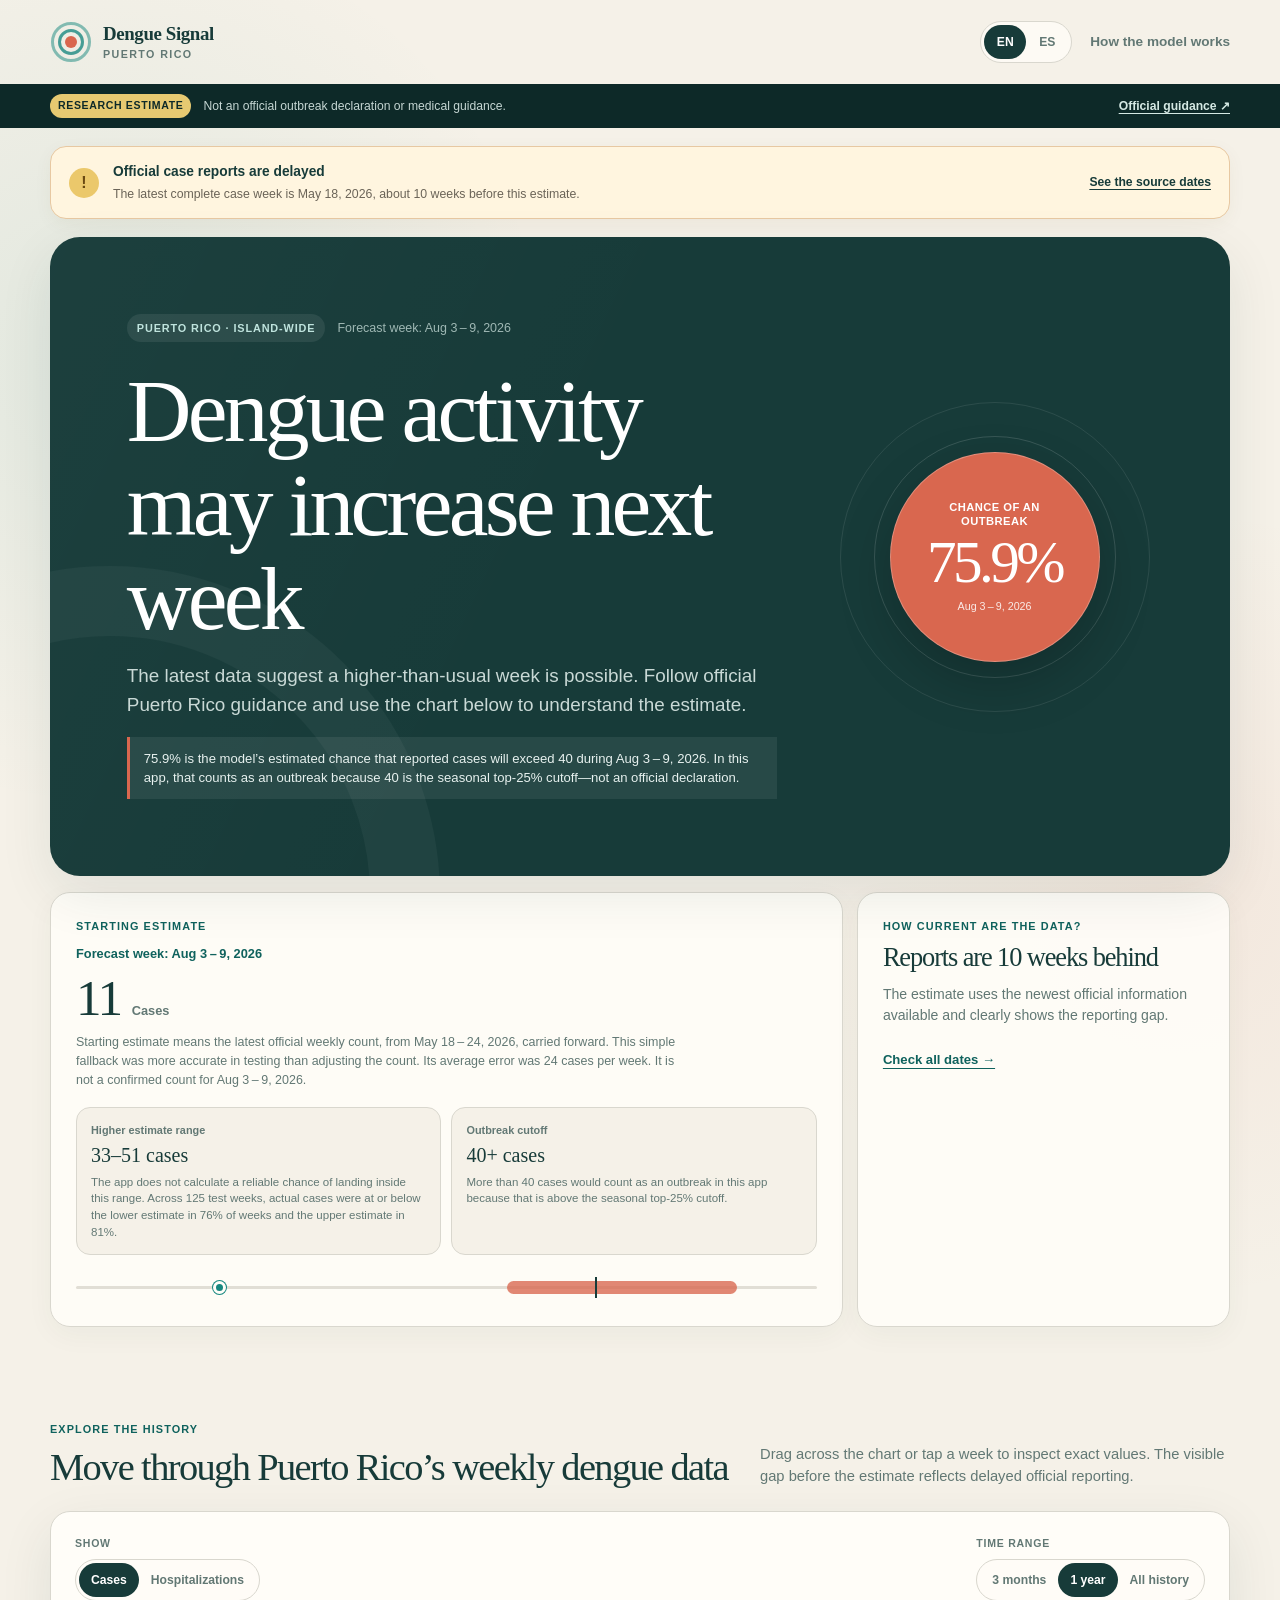
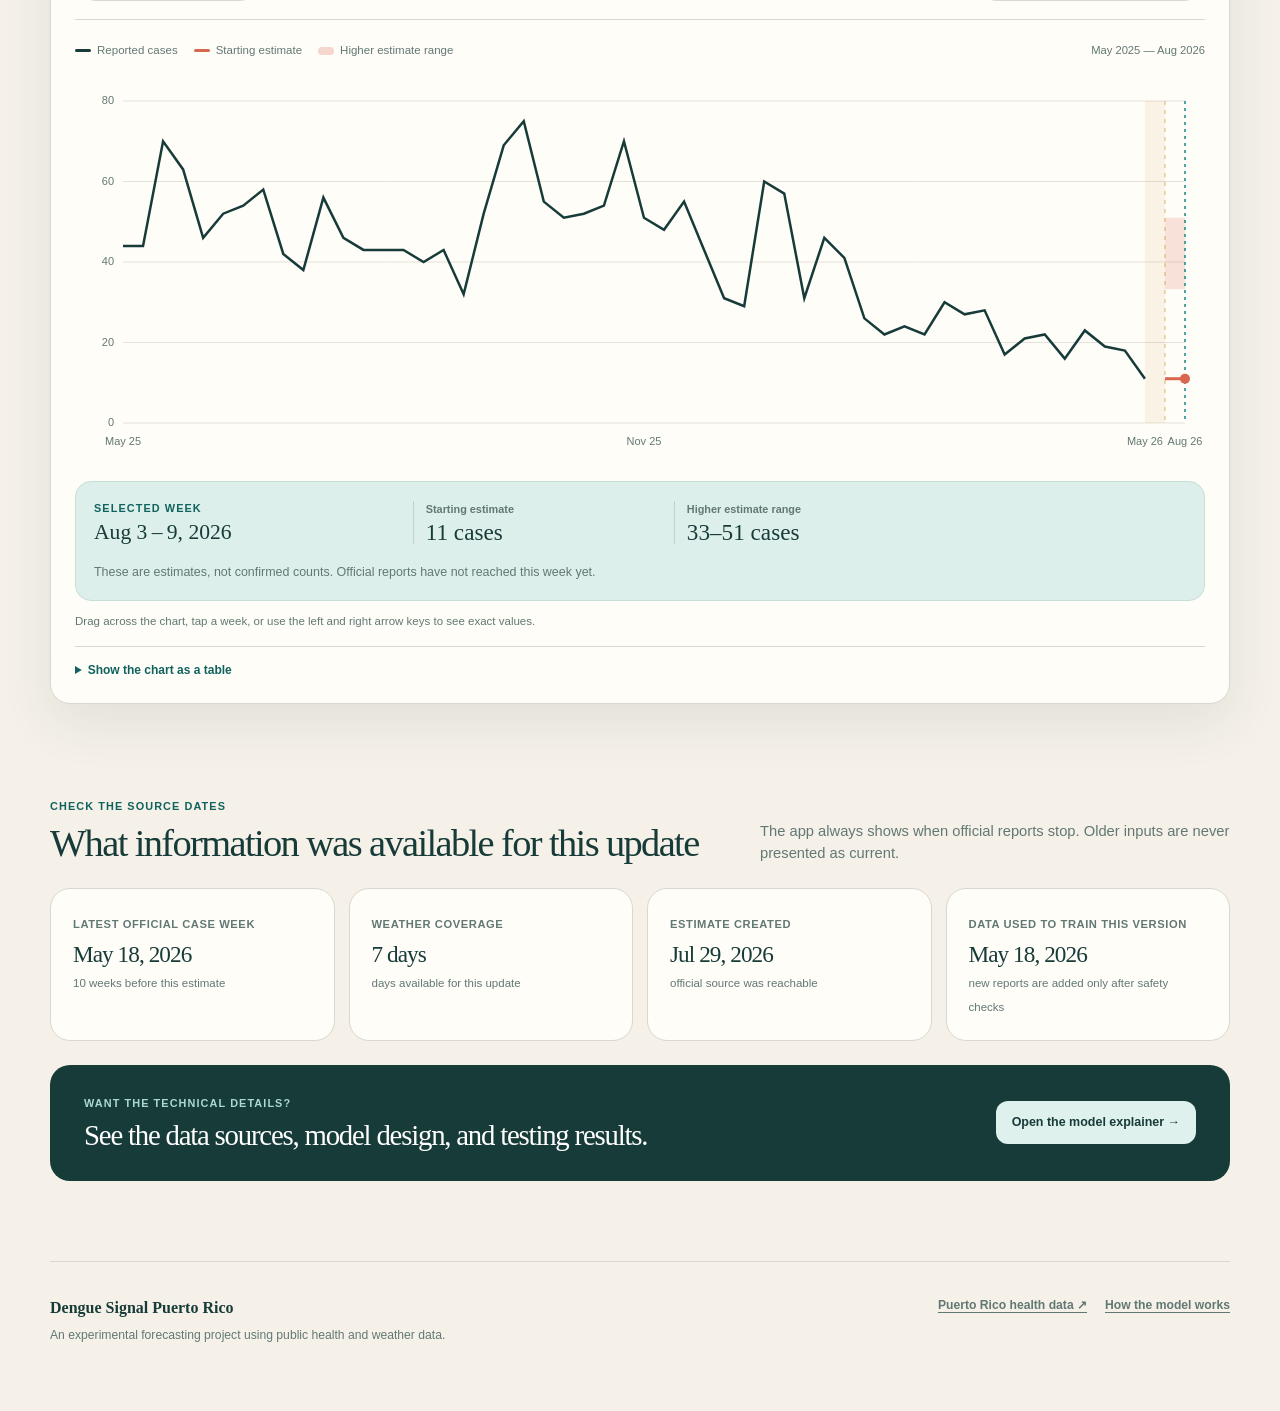
<file: 2026-07-25_Nathan_Nguyen_API_Model/index.html>
<!doctype html>
<html lang="en">
<head>
  <meta charset="utf-8">
  <meta name="viewport" content="width=device-width, initial-scale=1">
  <meta http-equiv="refresh" content="0; url=./docs/app/">
  <title>Dengue Signal Puerto Rico</title>
  <meta name="description" content="Puerto Rico weekly dengue forecasting research app.">
  <script>
    window.location.replace("./docs/app/");
  </script>
</head>
<body>
  <p><a href="./docs/app/">Open Dengue Signal Puerto Rico</a></p>
</body>
</html>
</file>
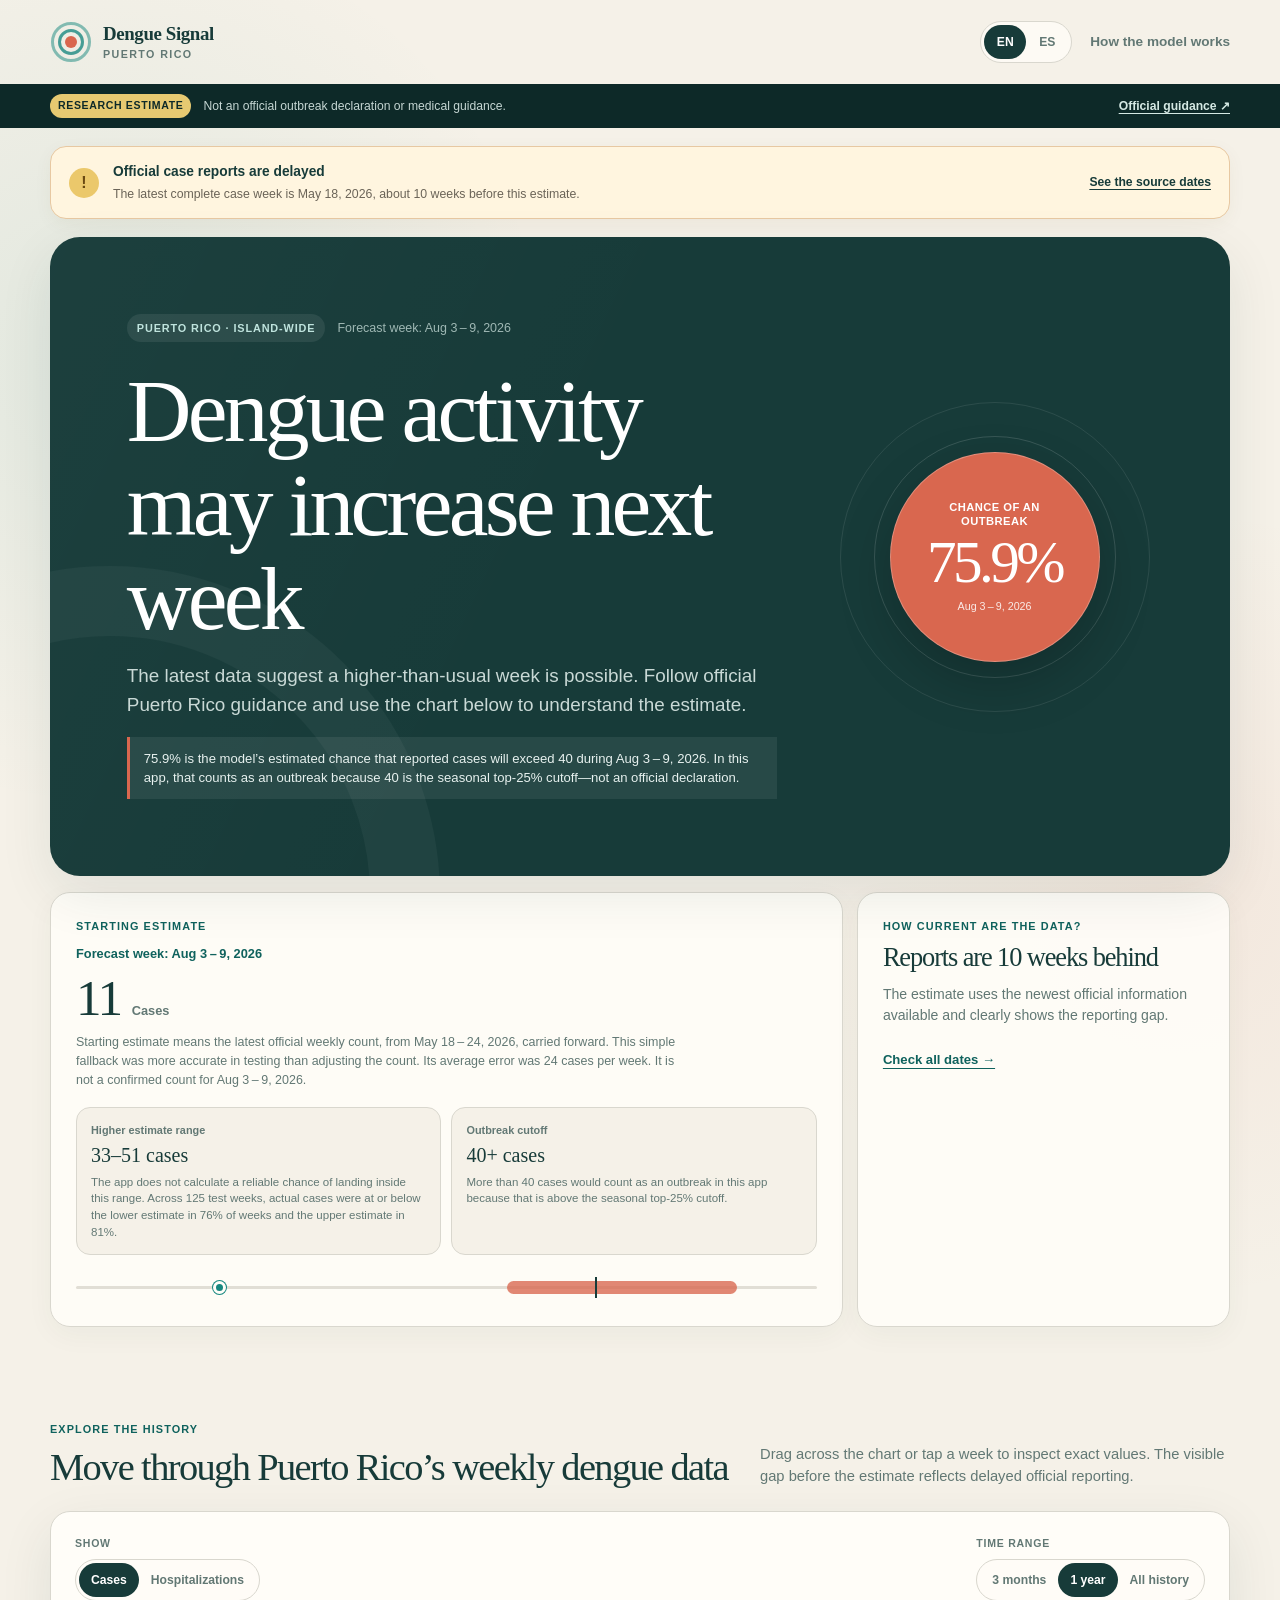
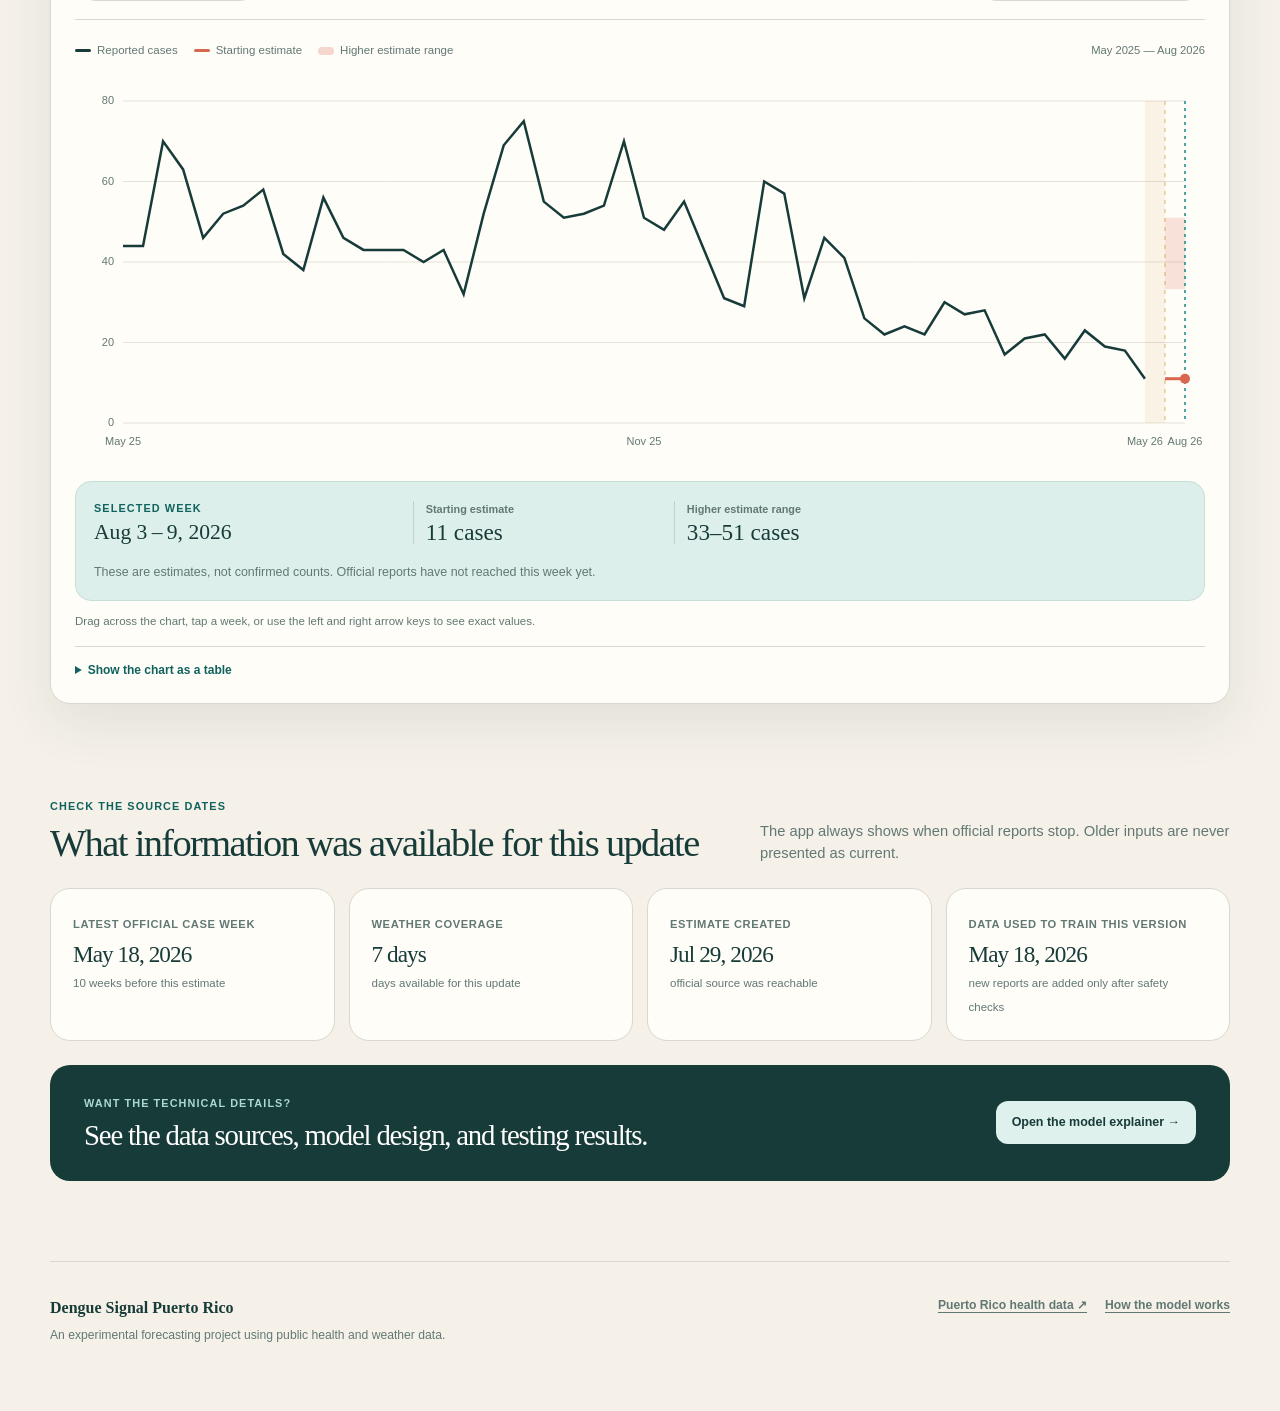
<file: 2026-07-25_Nathan_Nguyen_API_Model/docs/app/index.html>
<!doctype html>
<html lang="en">
<head>
  <meta charset="utf-8">
  <meta name="viewport" content="width=device-width, initial-scale=1">
  <meta name="description" content="A bilingual research dashboard for Puerto Rico-wide weekly dengue case forecasts and outbreak signals.">
  <meta name="theme-color" content="#123d3a">
  <title>Dengue Signal Puerto Rico</title>
  <link rel="stylesheet" href="./styles.css">
  <script src="./data/dashboard-data.js"></script>
  <script src="./app.js" defer></script>
</head>
<body>
  <a class="skip-link" href="#main" data-i18n="skip">Skip to the dashboard</a>

  <header class="site-header">
    <a class="brand" href="./" aria-label="Dengue Signal Puerto Rico home">
      <span class="brand-mark" aria-hidden="true"><span></span><span></span><span></span></span>
      <span>
        <strong>Dengue Signal</strong>
        <small>Puerto Rico</small>
      </span>
    </a>

    <div class="header-actions">
      <div class="segmented" role="group" data-i18n-aria-label="languageLabel">
        <button class="segment language-button is-active" type="button" data-language="en" aria-pressed="true">EN</button>
        <button class="segment language-button" type="button" data-language="es" aria-pressed="false">ES</button>
      </div>
      <a class="header-link" href="../puerto-rico-api-model-focused.html" data-i18n="modelExplainer">Model explainer</a>
    </div>
  </header>

  <main id="main">
    <section class="research-strip" data-i18n-aria-label="researchNoticeLabel">
      <div class="research-inner">
        <span class="research-tag" data-i18n="researchTag">Research signal</span>
        <p data-i18n="researchNotice">Not an official outbreak declaration or medical guidance.</p>
        <a href="https://www.salud.pr.gov/CMS/354" target="_blank" rel="noreferrer" data-i18n="officialGuidance">Official guidance ↗</a>
      </div>
    </section>

    <div id="loadingState" class="loading-state" role="status">
      <span class="loading-dot"></span>
      <span data-i18n="loading">Loading the latest Puerto Rico signal…</span>
    </div>

    <div id="errorState" class="error-state" role="alert" hidden>
      <strong data-i18n="errorTitle">The latest signal is unavailable.</strong>
      <p data-i18n="errorBody">We could not load the public forecast snapshot. Please try again later.</p>
    </div>

    <div id="dashboard" hidden>
      <section id="freshnessBanner" class="freshness-banner">
        <div class="freshness-icon" aria-hidden="true">!</div>
        <div>
          <strong id="freshnessBannerTitle"></strong>
          <p id="freshnessBannerBody"></p>
        </div>
        <a href="#freshness" data-i18n="seeFreshness">See data freshness</a>
      </section>

      <section class="hero shell" aria-labelledby="signalHeading">
        <div class="hero-copy">
          <div class="eyebrow-row">
            <span class="eyebrow" data-i18n="islandWide">Puerto Rico · island-wide</span>
            <span id="forecastWeek" class="date-label"></span>
          </div>
          <h1 id="signalHeading"></h1>
          <p id="signalSummary" class="hero-summary"></p>
          <p id="probabilityExplanation" class="hero-evidence"></p>
        </div>

        <div class="signal-orbit">
          <div class="orbit-ring outer"></div>
          <div class="orbit-ring inner"></div>
          <div id="signalDisc" class="signal-disc">
            <span data-i18n="outbreakChance">Chance of an outbreak</span>
            <strong id="probabilityValue">—</strong>
            <small id="probabilityWeek">—</small>
          </div>
        </div>
      </section>

      <section class="key-grid shell" data-i18n-aria-label="latestDetailsLabel">
        <article class="key-card cases-card">
          <div>
            <span class="card-kicker" data-i18n="estimatedCases">Starting estimate from the latest report</span>
            <p id="caseForecastWeek" class="forecast-period">—</p>
            <h2><span id="p50Value">—</span> <small data-i18n="cases">cases</small></h2>
            <p id="mainEstimateDefinition" class="metric-explanation"></p>
          </div>
          <div class="forecast-value-grid">
            <div>
              <span data-i18n="highEstimateRange">Higher estimate range</span>
              <strong id="highRangeValue">—</strong>
              <p id="highRangeDefinition"></p>
            </div>
            <div>
              <span data-i18n="outbreakCutoff">Outbreak cutoff</span>
              <strong id="unusualLevelValue">—</strong>
              <p id="unusualLevelDefinition"></p>
            </div>
          </div>
          <div class="range-visual" aria-hidden="true">
            <span class="range-line"></span>
            <span id="p50Dot" class="range-dot p50"></span>
            <span id="highRangeBand" class="range-band"></span>
            <span id="thresholdMarker" class="threshold-marker"></span>
          </div>
        </article>

        <article class="key-card source-card">
          <span class="card-kicker" data-i18n="dataCurrentness">How current are the data?</span>
          <h2 id="dataAgeHeading">—</h2>
          <p id="dataAgeExplanation"></p>
          <a class="text-link" href="#freshness" data-i18n="checkDates">Check all dates →</a>
        </article>
      </section>

      <section id="trend" class="section shell">
        <div class="section-heading">
          <div>
            <span class="section-kicker" data-i18n="trendKicker">Weekly picture</span>
            <h2 data-i18n="trendTitle">Reported cases and the latest forecast</h2>
          </div>
          <p data-i18n="trendDescription">Official reports end before the forecast because case reporting is delayed. The gap is shown intentionally.</p>
        </div>

        <article class="chart-card">
          <div class="chart-controls">
            <div class="control-group">
              <span data-i18n="showLabel">Show</span>
              <div class="segmented" role="group" data-i18n-aria-label="metricLabel">
                <button class="segment metric-button is-active" type="button" data-metric="cases" aria-pressed="true" data-i18n="cases">Cases</button>
                <button class="segment metric-button" type="button" data-metric="hospitalized" aria-pressed="false" data-i18n="hospitalizations">Hospitalizations</button>
              </div>
            </div>
            <div class="control-group">
              <span data-i18n="timeRangeLabel">Time range</span>
              <div class="segmented" role="group" data-i18n-aria-label="timeRangeLabel">
                <button class="segment range-button" type="button" data-range="13" aria-pressed="false" data-i18n="threeMonths">3 months</button>
                <button class="segment range-button is-active" type="button" data-range="52" aria-pressed="true" data-i18n="oneYear">1 year</button>
                <button class="segment range-button" type="button" data-range="all" aria-pressed="false" data-i18n="allHistory">All history</button>
              </div>
            </div>
          </div>
          <div class="chart-header">
            <div class="legend" data-i18n-aria-label="chartLegend">
              <span class="legend-item actual" data-i18n="reportedCases">Reported cases</span>
              <span id="forecastLegend" class="legend-item forecast" data-i18n="mostLikelyEstimate">Starting estimate</span>
              <span id="rangeLegend" class="legend-item range" data-i18n="higherPossibleRange">Higher estimate range</span>
            </div>
            <span id="chartDateRange" class="chart-date-range"></span>
          </div>
          <div class="chart-wrap">
            <canvas id="trendChart" role="img" tabindex="0" aria-label="Interactive weekly dengue chart"></canvas>
          </div>
          <div id="selectedWeekCard" class="selected-week-card" aria-live="polite">
            <div>
              <span class="card-kicker" data-i18n="selectedWeek">Selected week</span>
              <strong id="selectedWeekDate">—</strong>
            </div>
            <div class="selected-values">
              <div><span id="selectedPrimaryLabel">—</span><strong id="selectedPrimaryValue">—</strong></div>
              <div id="selectedSecondaryBlock"><span id="selectedSecondaryLabel">—</span><strong id="selectedSecondaryValue">—</strong></div>
              <div id="selectedTertiaryBlock"><span id="selectedTertiaryLabel">—</span><strong id="selectedTertiaryValue">—</strong></div>
            </div>
            <p id="selectedWeekNote"></p>
          </div>
          <p class="chart-instruction" data-i18n="chartInstruction">Drag across the chart or tap a week to see its exact values.</p>
          <p id="chartSummary" class="sr-only"></p>
          <details class="data-table-details">
            <summary data-i18n="showTable">Show the chart as a table</summary>
            <div class="table-wrap">
              <table>
                <thead>
                  <tr>
                    <th scope="col" data-i18n="week">Week</th>
                    <th scope="col" data-i18n="reportedCases">Reported cases</th>
                    <th scope="col" data-i18n="hospitalizations">Hospitalizations</th>
                    <th scope="col" data-i18n="mostLikelyEstimate">Starting estimate</th>
                    <th scope="col" data-i18n="higherPossibleRange">Higher estimate range</th>
                  </tr>
                </thead>
                <tbody id="chartTableBody"></tbody>
              </table>
            </div>
          </details>
        </article>
      </section>

      <section id="freshness" class="section shell">
        <div class="section-heading">
          <div>
            <span class="section-kicker" data-i18n="freshnessKicker">Trust the timestamp</span>
            <h2 data-i18n="freshnessTitle">What the model knew when it predicted</h2>
          </div>
          <p data-i18n="freshnessDescription">A signal is only as useful as the information available at the time. We never silently present old inputs as current.</p>
        </div>

        <div class="freshness-grid">
          <article class="freshness-card">
            <span data-i18n="latestCaseWeek">Latest official case week</span>
            <strong id="latestCaseWeek">—</strong>
            <small id="caseAgeText"></small>
          </article>
          <article class="freshness-card">
            <span data-i18n="weatherCoverage">Weather coverage</span>
            <strong id="weatherDays">—</strong>
            <small data-i18n="weatherCaption">days available for the current issue</small>
          </article>
          <article class="freshness-card">
            <span data-i18n="forecastIssued">Forecast issued</span>
            <strong id="issuedDate">—</strong>
            <small id="sourceStatusText"></small>
          </article>
          <article class="freshness-card">
            <span data-i18n="trainingCutoff">Training data cutoff</span>
            <strong id="trainingCutoff">—</strong>
            <small data-i18n="trainingCaption">new labels require guarded retraining</small>
          </article>
        </div>
      </section>

      <section class="method-strip shell">
        <div>
          <span class="section-kicker" data-i18n="methodKicker">Understand the model</span>
          <h2 data-i18n="methodTitle">See the data, architecture, and validation results.</h2>
        </div>
        <a class="primary-link" href="../puerto-rico-api-model-focused.html" data-i18n="openExplainer">Open the focused model explainer →</a>
      </section>
    </div>
  </main>

  <footer class="site-footer shell">
    <div>
      <strong>Dengue Signal Puerto Rico</strong>
      <p data-i18n="footerDescription">An experimental forecasting project using public health and weather data.</p>
    </div>
    <div class="footer-links">
      <a href="https://datos.salud.pr.gov" target="_blank" rel="noreferrer" data-i18n="dataSource">Puerto Rico health data ↗</a>
      <a href="../puerto-rico-api-model-focused.html" data-i18n="methodology">Methodology</a>
    </div>
  </footer>

  <dialog id="howItWorksDialog" class="explainer-dialog">
    <button class="dialog-close" type="button" data-dialog-close data-i18n-aria-label="closeLabel">×</button>
    <span class="section-kicker" data-i18n="dialogKicker">How the estimate is made</span>
    <h2 data-i18n="dialogTitle">Three kinds of information shape the weekly estimate.</h2>
    <div class="dialog-steps">
      <article>
        <span>1</span>
        <div><strong data-i18n="dialogCasesTitle">Reported cases</strong><p data-i18n="dialogCasesBody">Official Puerto Rico reports show how dengue activity changed in earlier weeks.</p></div>
      </article>
      <article>
        <span>2</span>
        <div><strong data-i18n="dialogWeatherTitle">Weather and season</strong><p data-i18n="dialogWeatherBody">Rain, temperature, humidity, wind, and the time of year help identify conditions linked with dengue.</p></div>
      </article>
      <article>
        <span>3</span>
        <div><strong data-i18n="dialogRangeTitle">A range, not one certainty</strong><p data-i18n="dialogRangeBody">The app shows a starting estimate and a higher range because the future cannot be known exactly.</p></div>
      </article>
    </div>
  </dialog>

  <noscript>
    <div class="noscript-message">This dashboard needs JavaScript to load and explain the latest forecast.</div>
  </noscript>
</body>
</html>
</file>
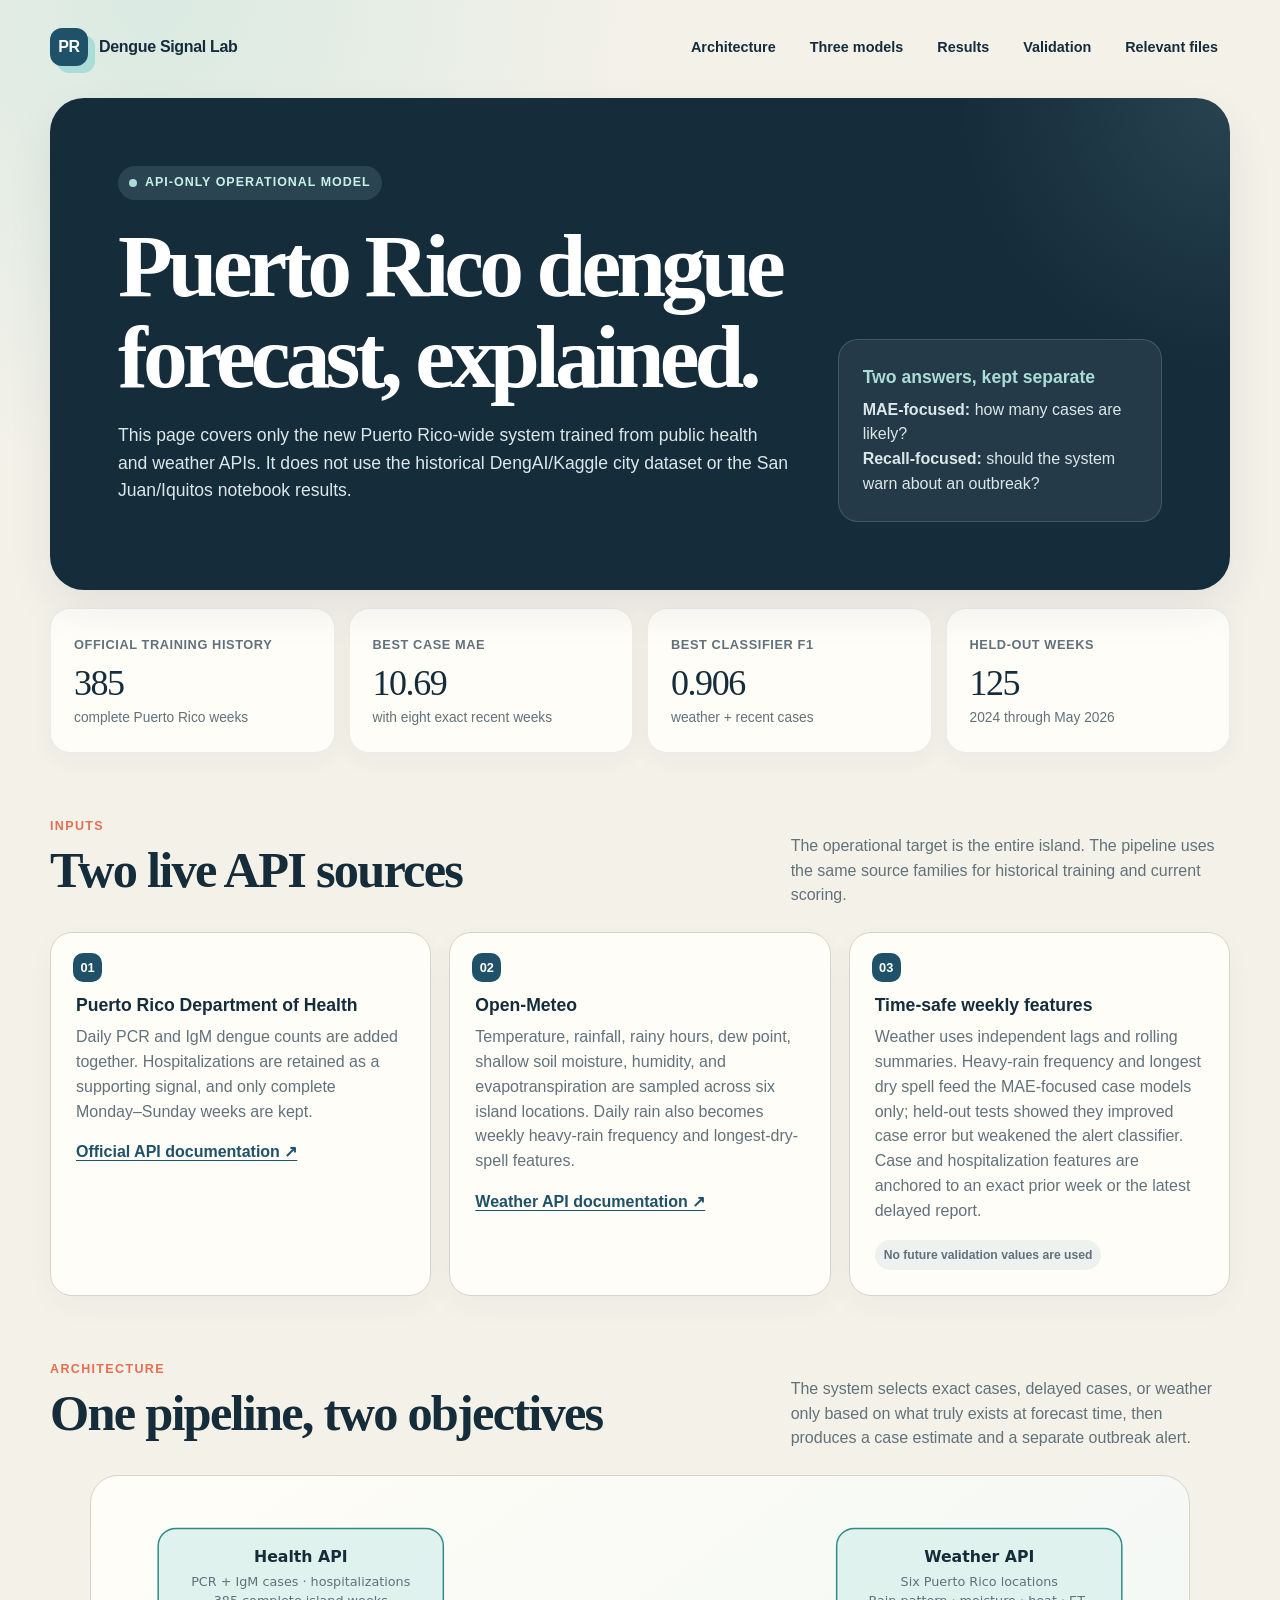
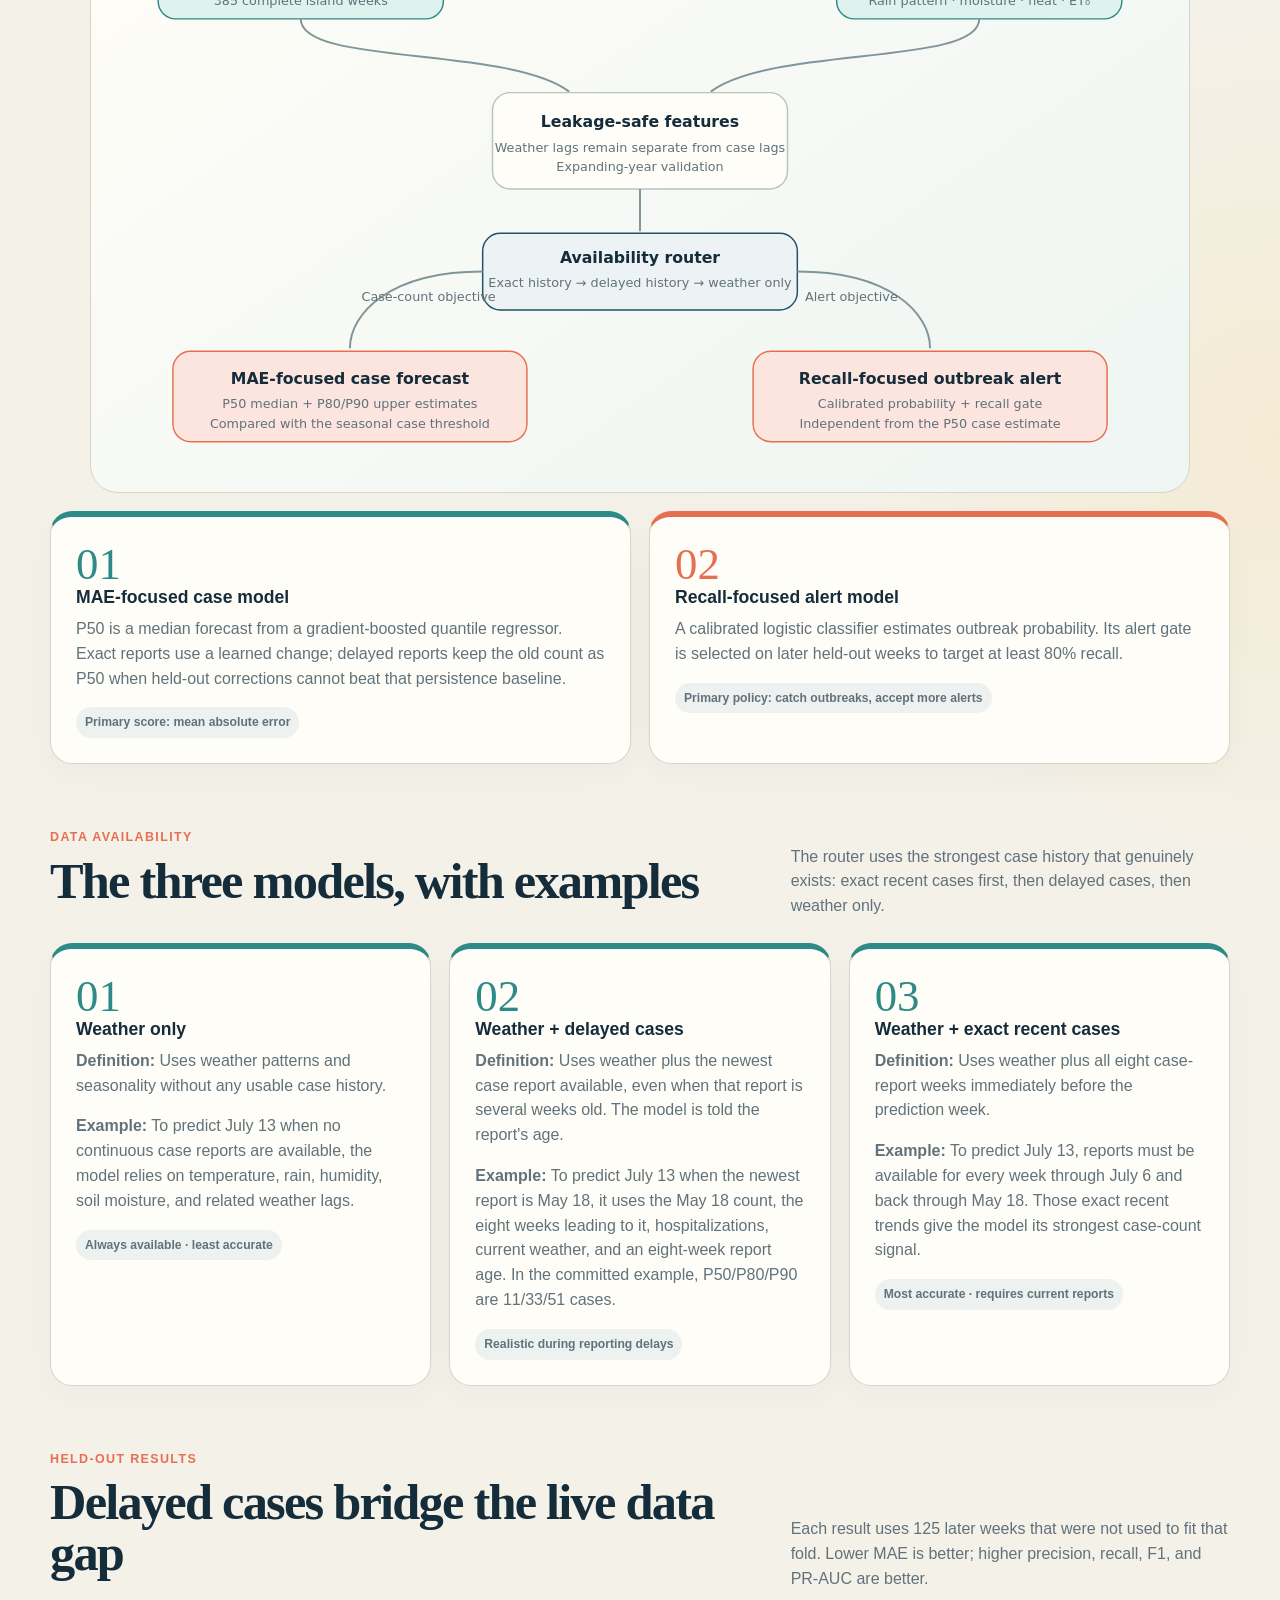
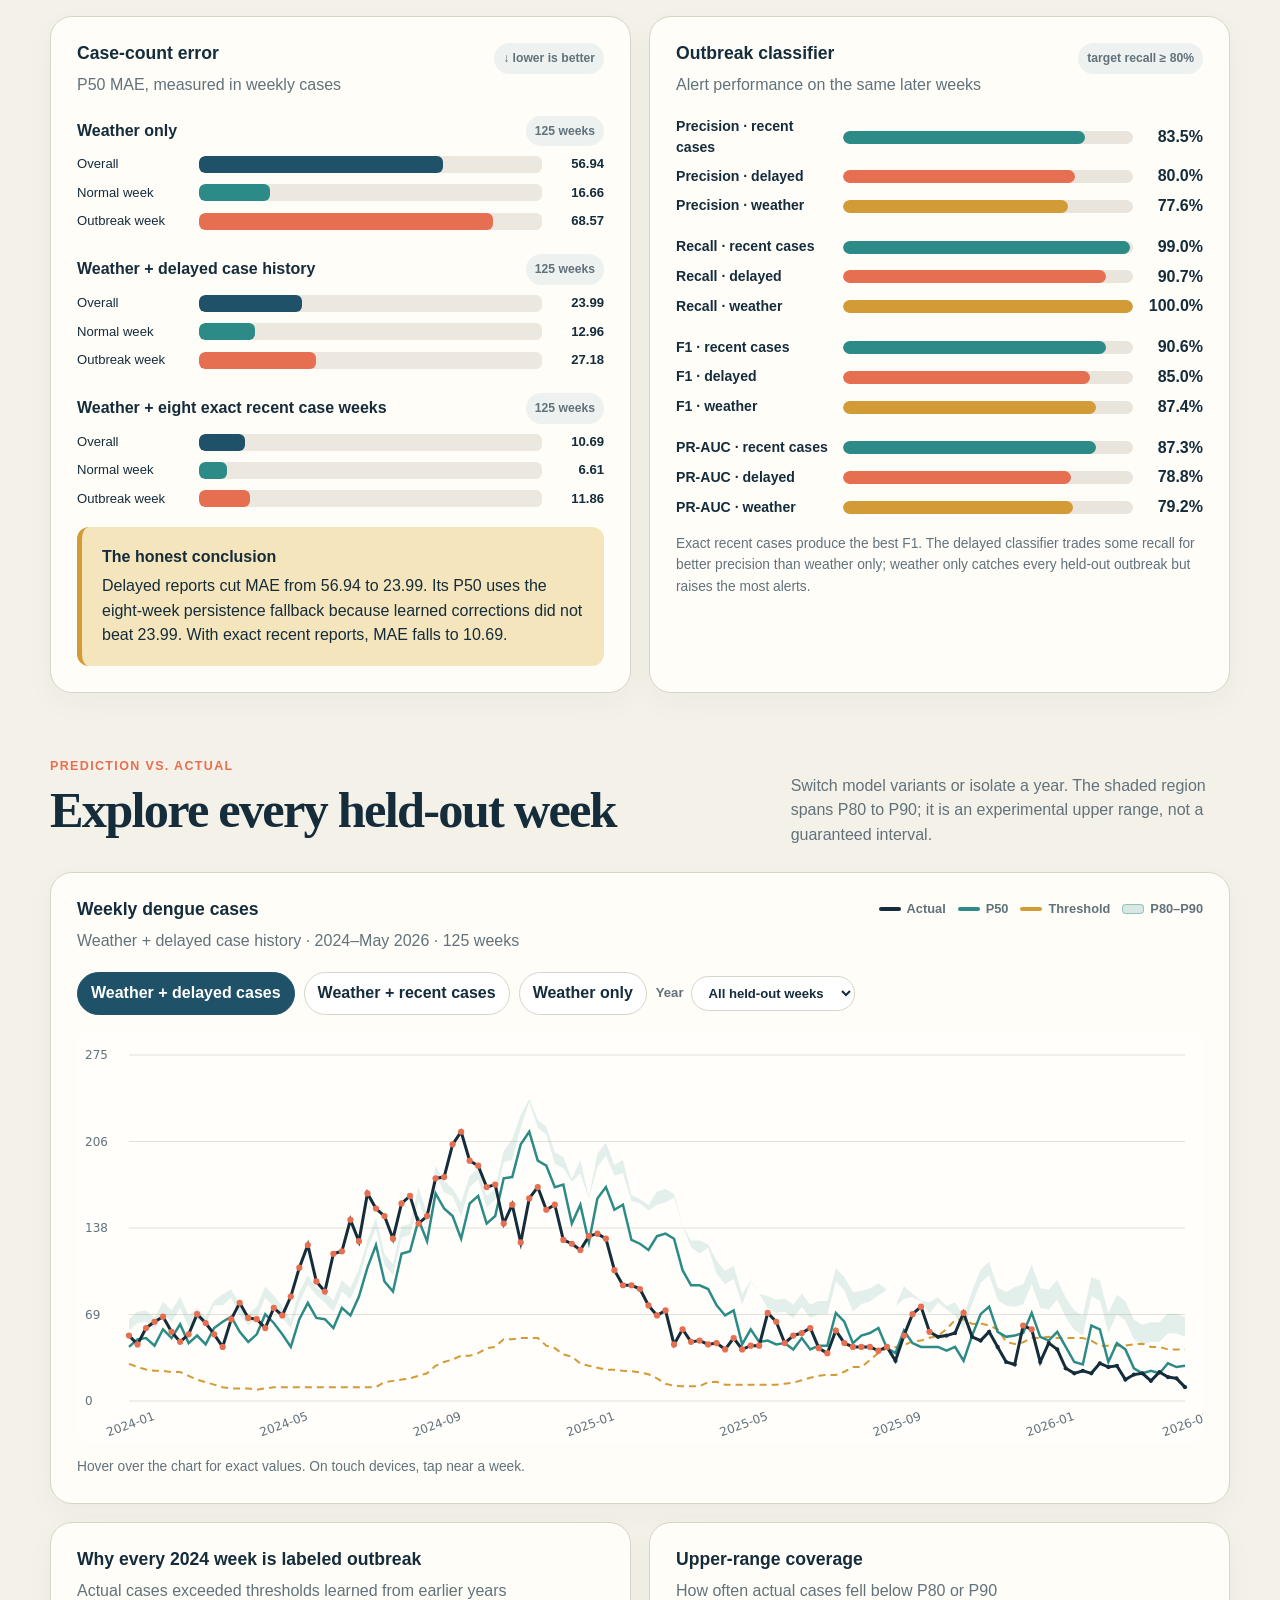
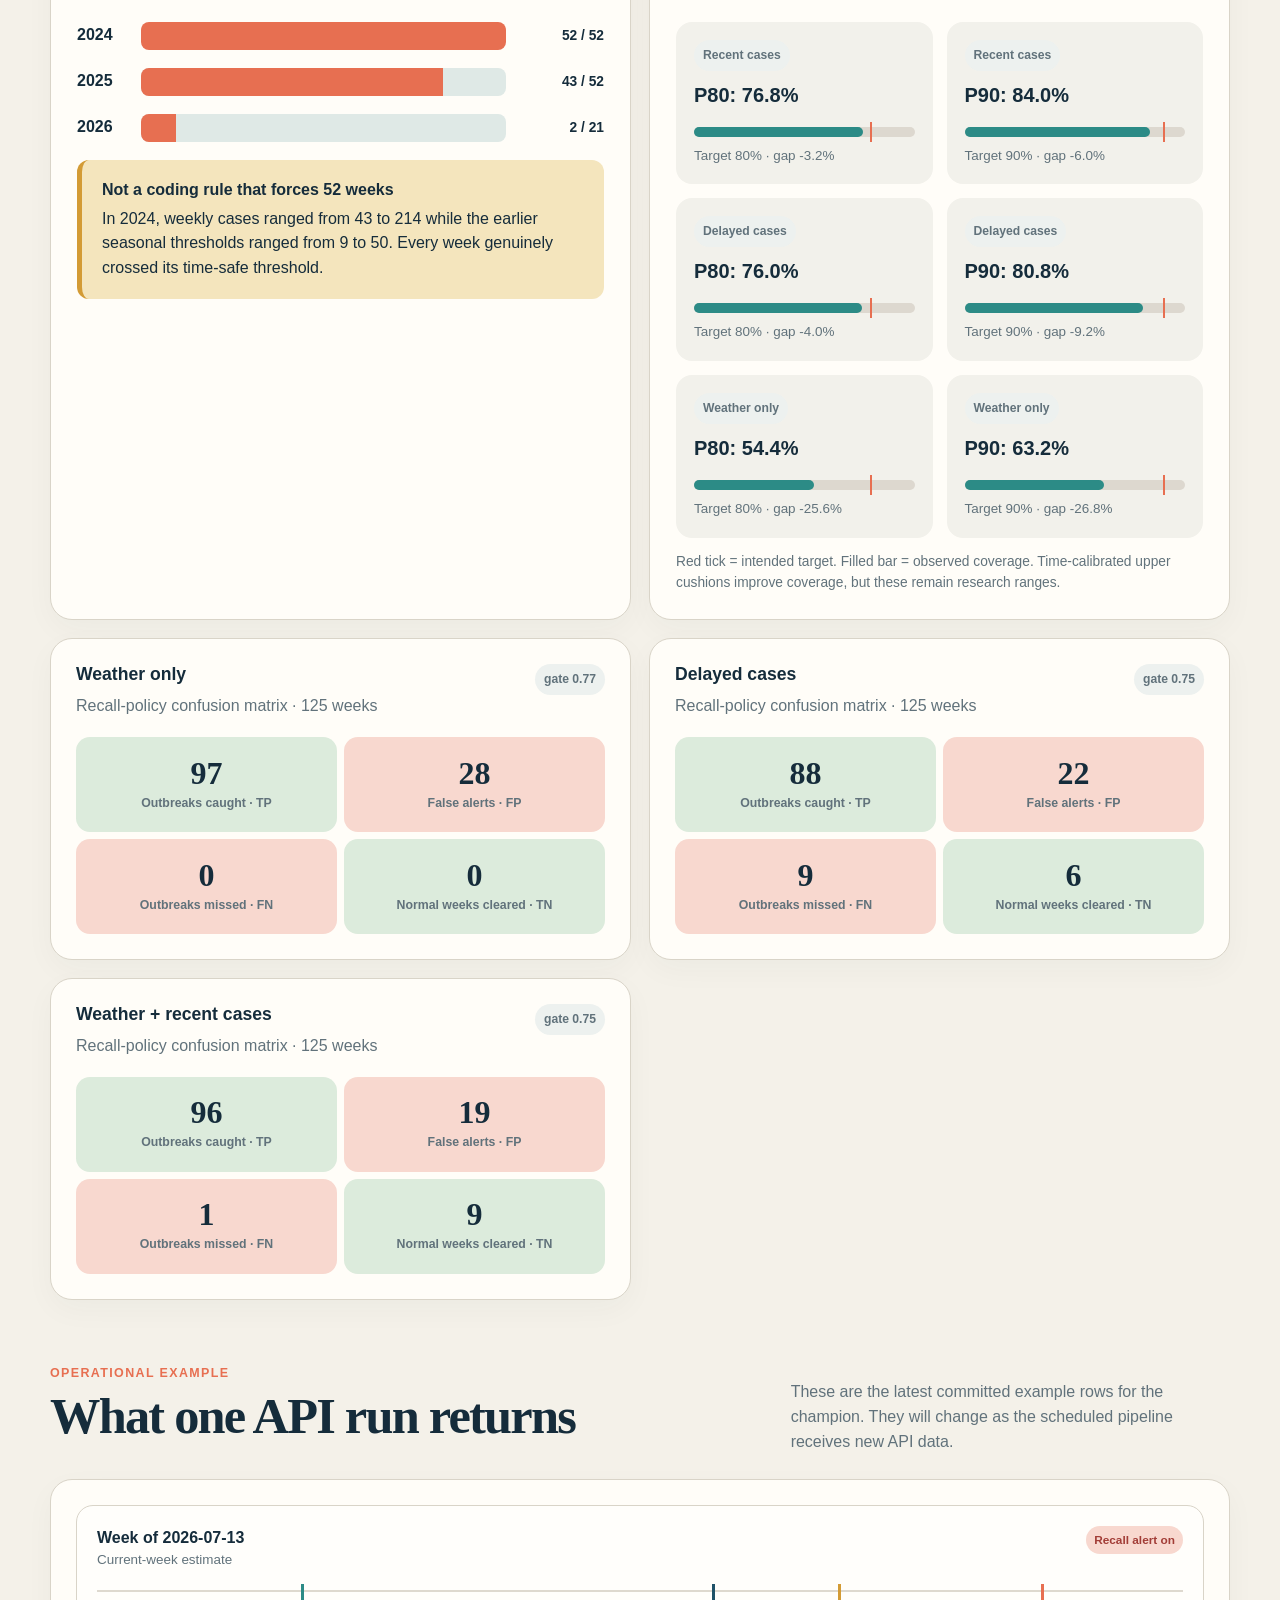
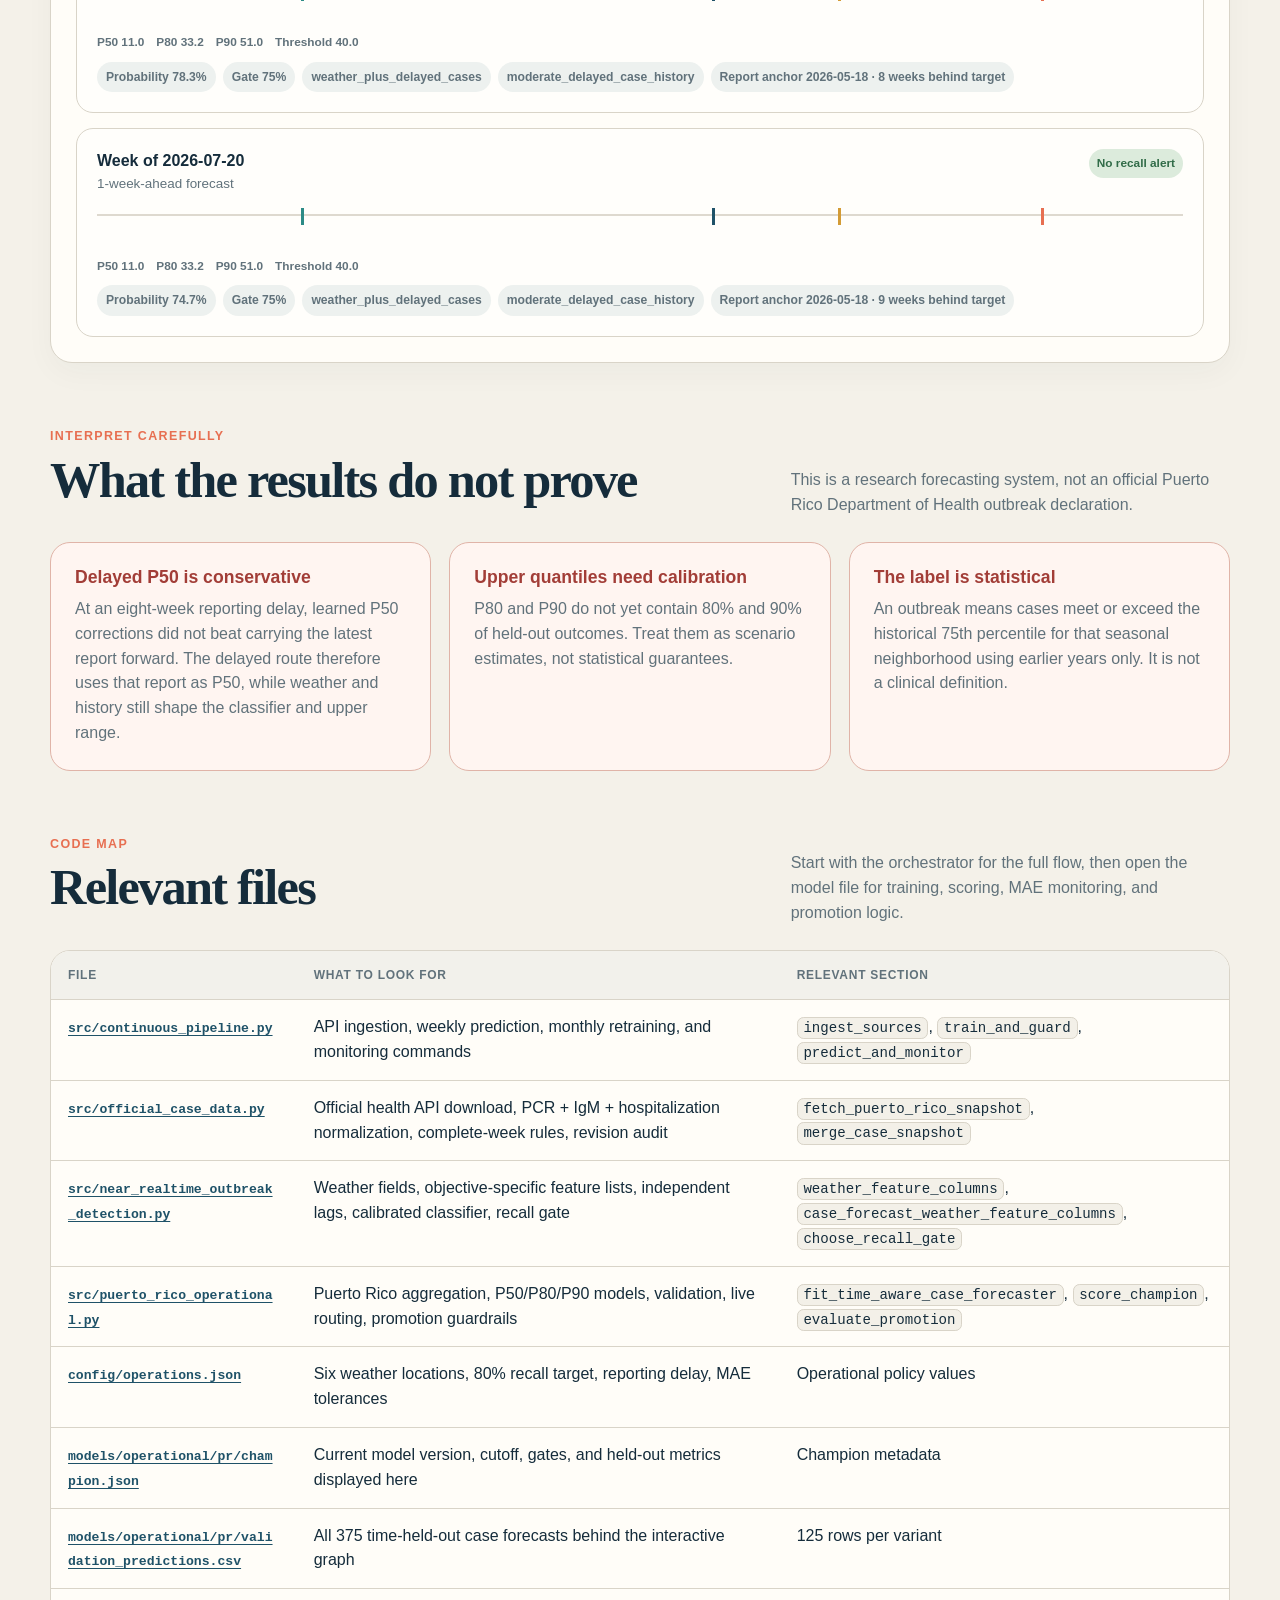
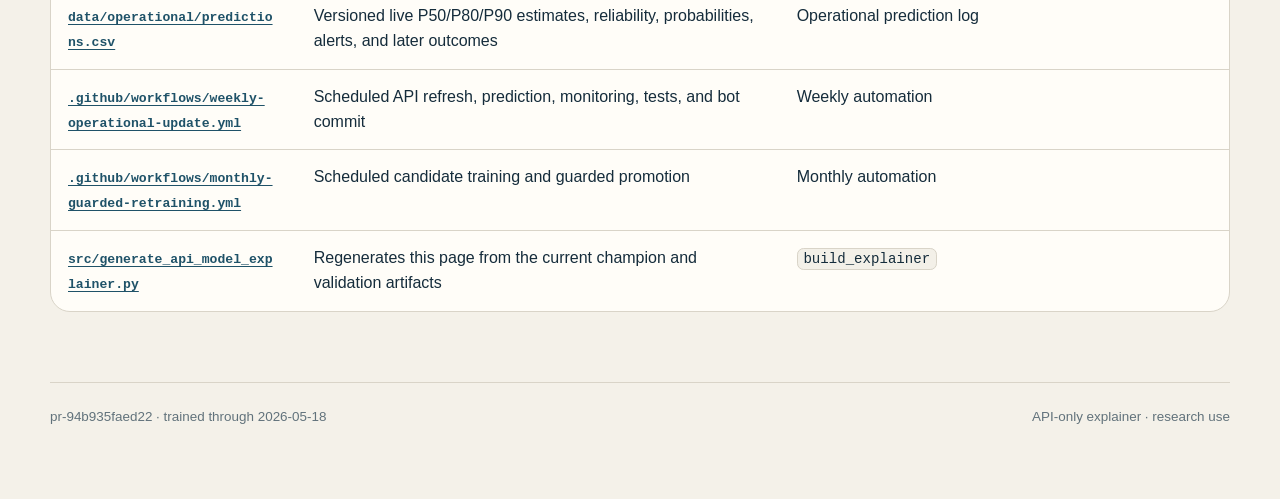
<file: 2026-07-19_Nathan_Nguyen_API_Model/docs/puerto-rico-api-model-explainer.html>
<!doctype html>
<html lang="en">
<head>
  <meta charset="utf-8">
  <meta name="viewport" content="width=device-width, initial-scale=1">
  <meta name="description" content="Plain-language explainer for the Puerto Rico API-powered dengue forecasting and outbreak alert model.">
  <title>Puerto Rico API dengue model — architecture and results</title>
  <style>
    :root {
      --ink: #152c3b;
      --muted: #61727b;
      --paper: #f4f1e9;
      --card: #fffdf8;
      --line: #d9d4c8;
      --navy: #1f5268;
      --teal: #2c8b86;
      --aqua: #a9ddd5;
      --coral: #e76f51;
      --coral-soft: #f8d8cf;
      --mustard: #d39b35;
      --mustard-soft: #f4e5bd;
      --green: #4a8f63;
      --green-soft: #dcebdc;
      --danger: #a23d37;
      --shadow: 0 18px 45px rgba(21, 44, 59, .08);
      --radius: 22px;
    }

    * { box-sizing: border-box; }
    html { scroll-behavior: smooth; }
    body {
      margin: 0;
      color: var(--ink);
      background:
        radial-gradient(circle at 12% 0%, rgba(169, 221, 213, .35), transparent 31rem),
        radial-gradient(circle at 100% 24%, rgba(244, 229, 189, .48), transparent 28rem),
        var(--paper);
      font-family: Inter, ui-sans-serif, -apple-system, BlinkMacSystemFont, "Segoe UI", sans-serif;
      line-height: 1.55;
    }
    a { color: var(--navy); text-underline-offset: 3px; }
    a:hover { color: var(--coral); }
    button, select { font: inherit; }
    code {
      padding: .13rem .36rem;
      border: 1px solid var(--line);
      border-radius: .42rem;
      background: #f3f0e8;
      font-family: ui-monospace, SFMono-Regular, Menlo, monospace;
      font-size: .88em;
      overflow-wrap: anywhere;
    }
    .page { width: min(1180px, calc(100% - 32px)); margin: 0 auto; padding: 28px 0 72px; }
    .nav {
      display: flex;
      align-items: center;
      justify-content: space-between;
      gap: 20px;
      margin-bottom: 32px;
    }
    .brand { display: flex; align-items: center; gap: 11px; font-weight: 800; letter-spacing: -.02em; }
    .brand-mark {
      width: 38px;
      height: 38px;
      border-radius: 12px;
      display: grid;
      place-items: center;
      background: var(--navy);
      color: white;
      box-shadow: 7px 7px 0 var(--aqua);
    }
    .nav-links { display: flex; flex-wrap: wrap; gap: 10px; }
    .nav-links a {
      color: var(--ink);
      text-decoration: none;
      font-size: .9rem;
      font-weight: 700;
      padding: 8px 12px;
      border-radius: 999px;
    }
    .nav-links a:hover { background: var(--card); }
    .hero {
      position: relative;
      display: grid;
      grid-template-columns: minmax(0, 1.35fr) minmax(280px, .65fr);
      gap: 46px;
      padding: clamp(30px, 6vw, 68px);
      background:
        radial-gradient(circle at 100% 0%, rgba(169, 221, 213, .13), transparent 17rem),
        var(--ink);
      color: white;
      border-radius: 34px;
      box-shadow: var(--shadow);
    }
    .eyebrow {
      display: inline-flex;
      align-items: center;
      gap: 8px;
      width: fit-content;
      padding: 7px 11px;
      border-radius: 999px;
      background: rgba(169, 221, 213, .14);
      color: #c9f0e8;
      font-size: .78rem;
      font-weight: 800;
      letter-spacing: .08em;
      text-transform: uppercase;
    }
    .dot { width: 8px; height: 8px; border-radius: 50%; background: var(--aqua); }
    h1, h2, h3, p { margin-top: 0; }
    h1 {
      max-width: 760px;
      margin: 20px 0 20px;
      font-family: Georgia, "Times New Roman", serif;
      font-size: clamp(2.75rem, 7vw, 5.7rem);
      line-height: 1.02;
      letter-spacing: -.055em;
      font-weight: 700;
    }
    h2 {
      margin-bottom: 12px;
      font-family: Georgia, "Times New Roman", serif;
      font-size: clamp(2rem, 4vw, 3.15rem);
      line-height: 1.02;
      letter-spacing: -.035em;
    }
    h3 { margin-bottom: 8px; font-size: 1.1rem; line-height: 1.25; }
    .hero-copy { max-width: 700px; font-size: 1.1rem; color: #dce7e9; }
    .hero-note {
      align-self: end;
      position: relative;
      z-index: 1;
      padding: 24px;
      border: 1px solid rgba(255,255,255,.15);
      border-radius: 20px;
      background: rgba(255,255,255,.07);
      backdrop-filter: blur(8px);
    }
    .hero-note strong { display: block; margin-bottom: 6px; color: var(--aqua); font-size: 1.1rem; }
    .hero-note p { margin: 0; color: #dce7e9; }
    .stats {
      display: grid;
      grid-template-columns: repeat(4, minmax(0, 1fr));
      gap: 14px;
      margin: 18px 0 54px;
    }
    .stat {
      min-width: 0;
      padding: 23px;
      border: 1px solid rgba(21,44,59,.08);
      border-radius: 20px;
      background: var(--card);
      box-shadow: 0 8px 24px rgba(21,44,59,.04);
    }
    .stat-label { color: var(--muted); font-size: .8rem; font-weight: 800; letter-spacing: .045em; text-transform: uppercase; }
    .stat-value { display: block; margin: 8px 0 4px; font-family: Georgia, serif; font-size: 2.25rem; line-height: 1; letter-spacing: -.04em; }
    .stat-caption { color: var(--muted); font-size: .86rem; }
    .section { margin-top: 64px; scroll-margin-top: 24px; }
    .section-head {
      display: grid;
      grid-template-columns: minmax(0, 1fr) minmax(260px, .62fr);
      gap: 32px;
      align-items: end;
      margin-bottom: 24px;
    }
    .section-kicker { margin-bottom: 8px; color: var(--coral); font-size: .78rem; font-weight: 900; letter-spacing: .11em; text-transform: uppercase; }
    .section-head p { margin: 0; color: var(--muted); }
    .grid-2, .grid-3 { display: grid; gap: 18px; }
    .grid-2 { grid-template-columns: repeat(2, minmax(0, 1fr)); }
    .grid-3 { grid-template-columns: repeat(3, minmax(0, 1fr)); }
    .card {
      min-width: 0;
      padding: 25px;
      border: 1px solid var(--line);
      border-radius: var(--radius);
      background: var(--card);
      box-shadow: 0 10px 30px rgba(21,44,59,.035);
    }
    .source-card { position: relative; padding-top: 62px; }
    .source-index {
      position: absolute;
      top: 20px;
      left: 22px;
      width: 29px;
      height: 29px;
      display: grid;
      place-items: center;
      border-radius: 10px;
      color: white;
      background: var(--navy);
      font-weight: 900;
      font-size: .8rem;
    }
    .source-card p, .objective p, .limitation p { color: var(--muted); }
    .source-card a { font-weight: 800; }
    .pill {
      display: inline-flex;
      align-items: center;
      width: fit-content;
      max-width: 100%;
      padding: 6px 9px;
      border-radius: 999px;
      background: #edf1ef;
      color: var(--muted);
      font-size: .76rem;
      font-weight: 800;
      overflow-wrap: anywhere;
    }
    .architecture {
      overflow: hidden;
      padding: 18px;
      border: 1px solid var(--line);
      border-radius: 28px;
      background: linear-gradient(145deg, #fffdf8, #eef5f2);
    }
    .architecture svg { display: block; width: 100%; height: auto; }
    .architecture text { font-family: Inter, ui-sans-serif, system-ui, sans-serif; fill: var(--ink); }
    .architecture .small { fill: var(--muted); font-size: 13px; }
    .architecture .title { font-size: 16px; font-weight: 850; }
    .architecture .box { fill: #fffdf8; stroke: #b8c4c1; stroke-width: 1.5; }
    .architecture .api { fill: #dff2ed; stroke: var(--teal); }
    .architecture .model { fill: #edf3f5; stroke: var(--navy); }
    .architecture .out { fill: #fbe5de; stroke: var(--coral); }
    .architecture .line { fill: none; stroke: #80959b; stroke-width: 2; }
    .objective { border-top: 6px solid var(--teal); }
    .objective.recall { border-top-color: var(--coral); }
    .objective-number { font-family: Georgia, serif; font-size: 2.8rem; color: var(--teal); line-height: 1; }
    .recall .objective-number { color: var(--coral); }
    .metric-list { display: grid; gap: 16px; }
    .metric-row { display: grid; grid-template-columns: minmax(155px, .75fr) minmax(120px, 1.6fr) 58px; gap: 12px; align-items: center; }
    .metric-label { font-size: .88rem; font-weight: 750; }
    .track { position: relative; height: 13px; overflow: hidden; border-radius: 999px; background: #e9e5dd; }
    .fill { height: 100%; border-radius: inherit; background: var(--teal); }
    .fill.coral { background: var(--coral); }
    .fill.mustard { background: var(--mustard); }
    .metric-number { text-align: right; font-variant-numeric: tabular-nums; font-weight: 850; }
    .chart-card { padding: 26px; }
    .chart-title-row { display: flex; align-items: flex-start; justify-content: space-between; gap: 20px; margin-bottom: 18px; }
    .chart-title-row p { margin: 0; color: var(--muted); }
    .chart-legend { display: flex; flex-wrap: wrap; gap: 12px; color: var(--muted); font-size: .8rem; font-weight: 750; }
    .legend-item { display: inline-flex; align-items: center; gap: 6px; }
    .swatch { width: 22px; height: 4px; border-radius: 4px; background: var(--ink); }
    .swatch.p50 { background: var(--teal); }
    .swatch.threshold { background: var(--mustard); }
    .swatch.band { height: 10px; background: rgba(44,139,134,.18); border: 1px solid rgba(44,139,134,.42); }
    .controls { display: flex; flex-wrap: wrap; gap: 9px; margin: 18px 0; }
    .control-button, .year-select {
      border: 1px solid var(--line);
      border-radius: 999px;
      padding: 8px 13px;
      color: var(--ink);
      background: white;
      cursor: pointer;
      font-weight: 750;
    }
    .control-button[aria-pressed="true"] { border-color: var(--navy); background: var(--navy); color: white; }
    .year-label { display: inline-flex; align-items: center; gap: 7px; color: var(--muted); font-size: .82rem; font-weight: 800; }
    .chart-wrap { position: relative; width: 100%; min-height: 410px; }
    canvas { display: block; width: 100%; height: 410px; border-radius: 14px; background: #fffefb; }
    .tooltip {
      position: absolute;
      z-index: 3;
      display: none;
      pointer-events: none;
      min-width: 175px;
      padding: 11px 13px;
      border: 1px solid var(--line);
      border-radius: 12px;
      background: rgba(255,253,248,.97);
      box-shadow: var(--shadow);
      font-size: .8rem;
    }
    .tooltip strong { display: block; margin-bottom: 4px; }
    .chart-caption { margin: 13px 0 0; color: var(--muted); font-size: .86rem; }
    .mae-group { display: grid; gap: 23px; }
    .mae-variant { display: grid; gap: 8px; }
    .variant-name { display: flex; align-items: center; justify-content: space-between; gap: 12px; font-weight: 850; }
    .mae-bars { display: grid; gap: 8px; }
    .mae-row { display: grid; grid-template-columns: 112px minmax(0, 1fr) 52px; gap: 10px; align-items: center; font-size: .82rem; }
    .mae-track { height: 17px; border-radius: 6px; background: #ece8e0; overflow: hidden; }
    .mae-fill { height: 100%; min-width: 2px; background: var(--navy); border-radius: inherit; }
    .mae-fill.normal { background: var(--teal); }
    .mae-fill.outbreak { background: var(--coral); }
    .mae-value { text-align: right; font-weight: 850; font-variant-numeric: tabular-nums; }
    .callout {
      margin-top: 18px;
      padding: 18px 20px;
      border-left: 5px solid var(--mustard);
      border-radius: 12px;
      background: var(--mustard-soft);
    }
    .callout strong { display: block; margin-bottom: 4px; }
    .confusions { display: grid; grid-template-columns: repeat(2, minmax(0,1fr)); gap: 18px; }
    .matrix { display: grid; grid-template-columns: repeat(2, minmax(0,1fr)); gap: 7px; margin-top: 14px; }
    .matrix-cell { min-height: 95px; display: grid; align-content: center; justify-items: center; padding: 10px; border-radius: 14px; text-align: center; }
    .matrix-cell.good { background: var(--green-soft); }
    .matrix-cell.warn { background: var(--coral-soft); }
    .matrix-cell strong { font-family: Georgia, serif; font-size: 2rem; line-height: 1; }
    .matrix-cell span { margin-top: 5px; color: var(--muted); font-size: .77rem; font-weight: 750; }
    .year-bars { display: grid; gap: 18px; }
    .year-row { display: grid; grid-template-columns: 52px minmax(0,1fr) 86px; gap: 12px; align-items: center; }
    .year-track { height: 28px; overflow: hidden; border-radius: 8px; background: #dfe9e6; }
    .year-outbreak { height: 100%; background: var(--coral); }
    .year-count { text-align: right; font-weight: 850; font-size: .86rem; }
    .coverage-grid { display: grid; grid-template-columns: repeat(2, minmax(0,1fr)); gap: 14px; }
    .coverage-card { padding: 18px; border-radius: 16px; background: #f2f1eb; }
    .coverage-card strong { display: block; font-size: 1.25rem; }
    .coverage-card p { margin: 5px 0 0; color: var(--muted); font-size: .84rem; }
    .coverage-scale { position: relative; height: 10px; margin: 16px 0 9px; border-radius: 999px; background: #ddd8cf; }
    .coverage-actual { height: 100%; border-radius: inherit; background: var(--teal); }
    .coverage-target { position: absolute; top: -5px; width: 2px; height: 20px; background: var(--coral); }
    .live-list { display: grid; gap: 15px; }
    .live-row { padding: 20px; border: 1px solid var(--line); border-radius: 17px; background: #fffefb; }
    .live-top { display: flex; justify-content: space-between; gap: 15px; align-items: flex-start; }
    .live-date { font-weight: 900; }
    .live-status { padding: 5px 8px; border-radius: 999px; background: var(--coral-soft); color: var(--danger); font-size: .74rem; font-weight: 900; }
    .live-status.no-alert { background: var(--green-soft); color: #316c48; }
    .range { position: relative; height: 42px; margin: 19px 0 9px; border-top: 2px solid #ded9cf; }
    .range-point { position: absolute; top: -8px; width: 3px; height: 17px; background: var(--ink); }
    .range-point.p50 { background: var(--teal); }
    .range-point.p80 { background: var(--navy); }
    .range-point.p90 { background: var(--coral); }
    .range-point.threshold { background: var(--mustard); }
    .range-labels { display: flex; flex-wrap: wrap; gap: 6px 12px; margin: -8px 0 10px; color: var(--muted); font-size: .74rem; font-weight: 800; }
    .live-meta { display: flex; flex-wrap: wrap; gap: 7px; color: var(--muted); font-size: .78rem; }
    .warning {
      padding: 24px;
      border: 1px solid #e0b4a8;
      border-radius: 20px;
      background: #fff5f1;
    }
    .warning h3 { color: var(--danger); }
    .warning p:last-child { margin-bottom: 0; }
    .file-table-wrap { overflow-x: auto; border: 1px solid var(--line); border-radius: 20px; background: var(--card); }
    table { width: 100%; border-collapse: collapse; min-width: 720px; }
    th, td { padding: 15px 17px; border-bottom: 1px solid var(--line); text-align: left; vertical-align: top; }
    th { color: var(--muted); background: #f2f1eb; font-size: .75rem; letter-spacing: .06em; text-transform: uppercase; }
    tr:last-child td { border-bottom: 0; }
    td:first-child { font-weight: 800; }
    .file-link { overflow-wrap: anywhere; font-family: ui-monospace, SFMono-Regular, Menlo, monospace; font-size: .82rem; }
    .footer { margin-top: 70px; padding-top: 24px; border-top: 1px solid var(--line); color: var(--muted); font-size: .84rem; }
    .footer-grid { display: flex; justify-content: space-between; flex-wrap: wrap; gap: 12px; }
    .sr-only { position: absolute; width: 1px; height: 1px; padding: 0; margin: -1px; overflow: hidden; clip: rect(0,0,0,0); white-space: nowrap; border: 0; }

    @media (max-width: 900px) {
      .hero, .section-head { grid-template-columns: 1fr; }
      .stats { grid-template-columns: repeat(2, minmax(0,1fr)); }
      .grid-3 { grid-template-columns: 1fr; }
      .architecture { overflow-x: auto; }
      .architecture svg { min-width: 780px; }
    }
    @media (max-width: 680px) {
      .page { width: min(100% - 20px, 1180px); padding-top: 14px; }
      .nav { align-items: flex-start; }
      .nav-links { display: none; }
      .hero { padding: 30px 24px; border-radius: 25px; }
      .stats, .grid-2, .confusions, .coverage-grid { grid-template-columns: 1fr; }
      .section { margin-top: 48px; }
      .card, .chart-card { padding: 20px; }
      .metric-row { grid-template-columns: minmax(112px,.8fr) minmax(80px,1fr) 50px; }
      .chart-title-row, .live-top { flex-direction: column; }
      .chart-wrap, canvas { min-height: 350px; height: 350px; }
      .mae-row { grid-template-columns: 94px minmax(0,1fr) 48px; }
    }
    @media print {
      body { background: white; }
      .page { width: 100%; padding: 0; }
      .nav-links, .controls { display: none; }
      .hero, .card, .architecture { box-shadow: none; break-inside: avoid; }
      .section { break-inside: avoid; }
    }
  </style>
</head>
<body>
  <main class="page">
    <nav class="nav" aria-label="Explainer navigation">
      <div class="brand"><span class="brand-mark">PR</span><span>Dengue Signal Lab</span></div>
      <div class="nav-links">
        <a href="#architecture">Architecture</a>
        <a href="#models">Three models</a>
        <a href="#results">Results</a>
        <a href="#validation">Validation</a>
        <a href="#files">Relevant files</a>
      </div>
    </nav>

    <header class="hero">
      <div>
        <span class="eyebrow"><span class="dot"></span>API-only operational model</span>
        <h1>Puerto Rico dengue forecast, explained.</h1>
        <p class="hero-copy">
          This page covers only the new Puerto Rico-wide system trained from public
          health and weather APIs. It does not use the historical DengAI/Kaggle city
          dataset or the San Juan/Iquitos notebook results.
        </p>
      </div>
      <aside class="hero-note">
        <strong>Two answers, kept separate</strong>
        <p><b>MAE-focused:</b> how many cases are likely? <br><b>Recall-focused:</b> should the system warn about an outbreak?</p>
      </aside>
    </header>

    <section class="stats" aria-label="Key model facts">
      <div class="stat"><span class="stat-label">Official training history</span><span class="stat-value" id="trainingRows">—</span><span class="stat-caption">complete Puerto Rico weeks</span></div>
      <div class="stat"><span class="stat-label">Best case MAE</span><span class="stat-value" id="bestMae">—</span><span class="stat-caption">with eight exact recent weeks</span></div>
      <div class="stat"><span class="stat-label">Best classifier F1</span><span class="stat-value" id="bestF1">—</span><span class="stat-caption">weather + recent cases</span></div>
      <div class="stat"><span class="stat-label">Held-out weeks</span><span class="stat-value">125</span><span class="stat-caption">2024 through May 2026</span></div>
    </section>

    <section class="section" id="sources">
      <div class="section-head">
        <div><div class="section-kicker">Inputs</div><h2>Two live API sources</h2></div>
        <p>The operational target is the entire island. The pipeline uses the same source families for historical training and current scoring.</p>
      </div>
      <div class="grid-3">
        <article class="card source-card">
          <span class="source-index">01</span>
          <h3>Puerto Rico Department of Health</h3>
          <p>Daily PCR and IgM dengue counts are added together. Hospitalizations are retained as a supporting signal, and only complete Monday–Sunday weeks are kept.</p>
          <a href="https://biostatistics.salud.pr.gov/swagger/index.html">Official API documentation ↗</a>
        </article>
        <article class="card source-card">
          <span class="source-index">02</span>
          <h3>Open-Meteo</h3>
          <p>Temperature, rainfall, rainy hours, dew point, shallow soil moisture, humidity, and evapotranspiration are sampled across six island locations. Daily rain also becomes weekly heavy-rain frequency and longest-dry-spell features.</p>
          <a href="https://open-meteo.com/">Weather API documentation ↗</a>
        </article>
        <article class="card source-card">
          <span class="source-index">03</span>
          <h3>Time-safe weekly features</h3>
          <p>Weather uses independent lags and rolling summaries. Heavy-rain frequency and longest dry spell feed the MAE-focused case models only; held-out tests showed they improved case error but weakened the alert classifier. Case and hospitalization features are anchored to an exact prior week or the latest delayed report.</p>
          <span class="pill">No future validation values are used</span>
        </article>
      </div>
    </section>

    <section class="section" id="architecture">
      <div class="section-head">
        <div><div class="section-kicker">Architecture</div><h2>One pipeline, two objectives</h2></div>
        <p>The system selects exact cases, delayed cases, or weather only based on what truly exists at forecast time, then produces a case estimate and a separate outbreak alert.</p>
      </div>
      <figure class="architecture">
        <svg viewBox="0 0 1080 590" role="img" aria-labelledby="architectureTitle architectureDescription">
          <title id="architectureTitle">Puerto Rico operational dengue model architecture</title>
          <desc id="architectureDescription">Official case and weather APIs feed weekly features. The pipeline selects exact-case, delayed-case, or weather-only models and produces case quantiles and a recall-focused outbreak alert.</desc>
          <rect class="box api" x="50" y="35" width="290" height="92" rx="18"/>
          <text class="title" x="195" y="69" text-anchor="middle">Health API</text>
          <text class="small" x="195" y="94" text-anchor="middle">PCR + IgM cases · hospitalizations</text>
          <text class="small" x="195" y="113" text-anchor="middle">385 complete island weeks</text>

          <rect class="box api" x="740" y="35" width="290" height="92" rx="18"/>
          <text class="title" x="885" y="69" text-anchor="middle">Weather API</text>
          <text class="small" x="885" y="94" text-anchor="middle">Six Puerto Rico locations</text>
          <text class="small" x="885" y="113" text-anchor="middle">Rain pattern · moisture · heat · ET₀</text>

          <path class="line" d="M195 127 C195 175 405 154 468 201"/>
          <path class="line" d="M885 127 C885 175 675 154 612 201"/>
          <rect class="box" x="390" y="202" width="300" height="98" rx="18"/>
          <text class="title" x="540" y="237" text-anchor="middle">Leakage-safe features</text>
          <text class="small" x="540" y="262" text-anchor="middle">Weather lags remain separate from case lags</text>
          <text class="small" x="540" y="282" text-anchor="middle">Expanding-year validation</text>

          <path class="line" d="M540 300 L540 343"/>
          <rect class="box model" x="380" y="345" width="320" height="78" rx="18"/>
          <text class="title" x="540" y="375" text-anchor="middle">Availability router</text>
          <text class="small" x="540" y="400" text-anchor="middle">Exact history → delayed history → weather only</text>

          <path class="line" d="M380 384 C285 384 245 427 245 462"/>
          <path class="line" d="M700 384 C795 384 835 427 835 462"/>
          <text class="small" x="325" y="414" text-anchor="middle">Case-count objective</text>
          <text class="small" x="755" y="414" text-anchor="middle">Alert objective</text>

          <rect class="box out" x="65" y="465" width="360" height="92" rx="18"/>
          <text class="title" x="245" y="498" text-anchor="middle">MAE-focused case forecast</text>
          <text class="small" x="245" y="523" text-anchor="middle">P50 median + P80/P90 upper estimates</text>
          <text class="small" x="245" y="543" text-anchor="middle">Compared with the seasonal case threshold</text>

          <rect class="box out" x="655" y="465" width="360" height="92" rx="18"/>
          <text class="title" x="835" y="498" text-anchor="middle">Recall-focused outbreak alert</text>
          <text class="small" x="835" y="523" text-anchor="middle">Calibrated probability + recall gate</text>
          <text class="small" x="835" y="543" text-anchor="middle">Independent from the P50 case estimate</text>
        </svg>
      </figure>

      <div class="grid-2" style="margin-top:18px">
        <article class="card objective">
          <div class="objective-number">01</div>
          <h3>MAE-focused case model</h3>
          <p>P50 is a median forecast from a gradient-boosted quantile regressor. Exact reports use a learned change; delayed reports keep the old count as P50 when held-out corrections cannot beat that persistence baseline.</p>
          <span class="pill">Primary score: mean absolute error</span>
        </article>
        <article class="card objective recall">
          <div class="objective-number">02</div>
          <h3>Recall-focused alert model</h3>
          <p>A calibrated logistic classifier estimates outbreak probability. Its alert gate is selected on later held-out weeks to target at least 80% recall.</p>
          <span class="pill">Primary policy: catch outbreaks, accept more alerts</span>
        </article>
      </div>
    </section>

    <section class="section" id="models">
      <div class="section-head">
        <div><div class="section-kicker">Data availability</div><h2>The three models, with examples</h2></div>
        <p>The router uses the strongest case history that genuinely exists: exact recent cases first, then delayed cases, then weather only.</p>
      </div>
      <div class="grid-3">
        <article class="card objective">
          <div class="objective-number">01</div>
          <h3>Weather only</h3>
          <p><b>Definition:</b> Uses weather patterns and seasonality without any usable case history.</p>
          <p><b>Example:</b> To predict July 13 when no continuous case reports are available, the model relies on temperature, rain, humidity, soil moisture, and related weather lags.</p>
          <span class="pill">Always available · least accurate</span>
        </article>
        <article class="card objective">
          <div class="objective-number">02</div>
          <h3>Weather + delayed cases</h3>
          <p><b>Definition:</b> Uses weather plus the newest case report available, even when that report is several weeks old. The model is told the report's age.</p>
          <p><b>Example:</b> To predict July 13 when the newest report is May 18, it uses the May 18 count, the eight weeks leading to it, hospitalizations, current weather, and an eight-week report age. In the committed example, P50/P80/P90 are 11/33/51 cases.</p>
          <span class="pill">Realistic during reporting delays</span>
        </article>
        <article class="card objective">
          <div class="objective-number">03</div>
          <h3>Weather + exact recent cases</h3>
          <p><b>Definition:</b> Uses weather plus all eight case-report weeks immediately before the prediction week.</p>
          <p><b>Example:</b> To predict July 13, reports must be available for every week through July 6 and back through May 18. Those exact recent trends give the model its strongest case-count signal.</p>
          <span class="pill">Most accurate · requires current reports</span>
        </article>
      </div>
    </section>

    <section class="section" id="results">
      <div class="section-head">
        <div><div class="section-kicker">Held-out results</div><h2>Delayed cases bridge the live data gap</h2></div>
        <p>Each result uses 125 later weeks that were not used to fit that fold. Lower MAE is better; higher precision, recall, F1, and PR-AUC are better.</p>
      </div>
      <div class="grid-2">
        <article class="card chart-card">
          <div class="chart-title-row"><div><h3>Case-count error</h3><p>P50 MAE, measured in weekly cases</p></div><span class="pill">↓ lower is better</span></div>
          <div class="mae-group" id="maeChart"></div>
          <div class="callout" id="maeConclusion"><strong>The honest conclusion</strong>Loading current champion results…</div>
        </article>
        <article class="card chart-card">
          <div class="chart-title-row"><div><h3>Outbreak classifier</h3><p>Alert performance on the same later weeks</p></div><span class="pill">target recall ≥ 80%</span></div>
          <div class="metric-list" id="classifierChart"></div>
          <p class="chart-caption">Exact recent cases produce the best F1. The delayed classifier trades some recall for better precision than weather only; weather only catches every held-out outbreak but raises the most alerts.</p>
        </article>
      </div>
    </section>

    <section class="section" id="validation">
      <div class="section-head">
        <div><div class="section-kicker">Prediction vs. actual</div><h2>Explore every held-out week</h2></div>
        <p>Switch model variants or isolate a year. The shaded region spans P80 to P90; it is an experimental upper range, not a guaranteed interval.</p>
      </div>
      <article class="card chart-card">
        <div class="chart-title-row">
          <div><h3>Weekly dengue cases</h3><p id="chartSummary">Actual cases compared with model output</p></div>
          <div class="chart-legend" aria-label="Chart legend">
            <span class="legend-item"><span class="swatch"></span>Actual</span>
            <span class="legend-item"><span class="swatch p50"></span>P50</span>
            <span class="legend-item"><span class="swatch threshold"></span>Threshold</span>
            <span class="legend-item"><span class="swatch band"></span>P80–P90</span>
          </div>
        </div>
        <div class="controls" aria-label="Validation chart controls">
          <button class="control-button" type="button" data-variant="weather_plus_delayed_cases" aria-pressed="true">Weather + delayed cases</button>
          <button class="control-button" type="button" data-variant="weather_plus_recent_cases" aria-pressed="false">Weather + recent cases</button>
          <button class="control-button" type="button" data-variant="weather_only" aria-pressed="false">Weather only</button>
          <label class="year-label" for="yearSelect">Year <select class="year-select" id="yearSelect"><option value="all">All held-out weeks</option><option value="2024">2024</option><option value="2025">2025</option><option value="2026">2026 through May</option></select></label>
        </div>
        <div class="chart-wrap"><canvas id="validationChart" role="img" aria-label="Actual and predicted weekly dengue cases over held-out time"></canvas><div class="tooltip" id="chartTooltip"></div></div>
        <p class="chart-caption">Hover over the chart for exact values. On touch devices, tap near a week.</p>
      </article>

      <div class="grid-2" style="margin-top:18px">
        <article class="card chart-card">
          <div class="chart-title-row"><div><h3>Why every 2024 week is labeled outbreak</h3><p>Actual cases exceeded thresholds learned from earlier years</p></div></div>
          <div class="year-bars" id="outbreakYearChart"></div>
          <div class="callout"><strong>Not a coding rule that forces 52 weeks</strong>In 2024, weekly cases ranged from 43 to 214 while the earlier seasonal thresholds ranged from 9 to 50. Every week genuinely crossed its time-safe threshold.</div>
        </article>
        <article class="card chart-card">
          <div class="chart-title-row"><div><h3>Upper-range coverage</h3><p>How often actual cases fell below P80 or P90</p></div></div>
          <div class="coverage-grid" id="coverageChart"></div>
          <p class="chart-caption">Red tick = intended target. Filled bar = observed coverage. Time-calibrated upper cushions improve coverage, but these remain research ranges.</p>
        </article>
      </div>

      <div class="confusions" id="confusionMatrices" style="margin-top:18px"></div>
    </section>

    <section class="section" id="live">
      <div class="section-head">
        <div><div class="section-kicker">Operational example</div><h2>What one API run returns</h2></div>
        <p>These are the latest committed example rows for the champion. They will change as the scheduled pipeline receives new API data.</p>
      </div>
      <article class="card"><div class="live-list" id="livePredictions"></div></article>
    </section>

    <section class="section" id="limitations">
      <div class="section-head">
        <div><div class="section-kicker">Interpret carefully</div><h2>What the results do not prove</h2></div>
        <p>This is a research forecasting system, not an official Puerto Rico Department of Health outbreak declaration.</p>
      </div>
      <div class="grid-3">
        <article class="warning limitation"><h3>Delayed P50 is conservative</h3><p>At an eight-week reporting delay, learned P50 corrections did not beat carrying the latest report forward. The delayed route therefore uses that report as P50, while weather and history still shape the classifier and upper range.</p></article>
        <article class="warning limitation"><h3>Upper quantiles need calibration</h3><p>P80 and P90 do not yet contain 80% and 90% of held-out outcomes. Treat them as scenario estimates, not statistical guarantees.</p></article>
        <article class="warning limitation"><h3>The label is statistical</h3><p>An outbreak means cases meet or exceed the historical 75th percentile for that seasonal neighborhood using earlier years only. It is not a clinical definition.</p></article>
      </div>
    </section>

    <section class="section" id="files">
      <div class="section-head">
        <div><div class="section-kicker">Code map</div><h2>Relevant files</h2></div>
        <p>Start with the orchestrator for the full flow, then open the model file for training, scoring, MAE monitoring, and promotion logic.</p>
      </div>
      <div class="file-table-wrap">
        <table>
          <thead><tr><th>File</th><th>What to look for</th><th>Relevant section</th></tr></thead>
          <tbody>
            <tr><td><a class="file-link" href="../src/continuous_pipeline.py">src/continuous_pipeline.py</a></td><td>API ingestion, weekly prediction, monthly retraining, and monitoring commands</td><td><code>ingest_sources</code>, <code>train_and_guard</code>, <code>predict_and_monitor</code></td></tr>
            <tr><td><a class="file-link" href="../src/official_case_data.py">src/official_case_data.py</a></td><td>Official health API download, PCR + IgM + hospitalization normalization, complete-week rules, revision audit</td><td><code>fetch_puerto_rico_snapshot</code>, <code>merge_case_snapshot</code></td></tr>
            <tr><td><a class="file-link" href="../src/near_realtime_outbreak_detection.py">src/near_realtime_outbreak_detection.py</a></td><td>Weather fields, objective-specific feature lists, independent lags, calibrated classifier, recall gate</td><td><code>weather_feature_columns</code>, <code>case_forecast_weather_feature_columns</code>, <code>choose_recall_gate</code></td></tr>
            <tr><td><a class="file-link" href="../src/puerto_rico_operational.py">src/puerto_rico_operational.py</a></td><td>Puerto Rico aggregation, P50/P80/P90 models, validation, live routing, promotion guardrails</td><td><code>fit_time_aware_case_forecaster</code>, <code>score_champion</code>, <code>evaluate_promotion</code></td></tr>
            <tr><td><a class="file-link" href="../config/operations.json">config/operations.json</a></td><td>Six weather locations, 80% recall target, reporting delay, MAE tolerances</td><td>Operational policy values</td></tr>
            <tr><td><a class="file-link" href="../models/operational/pr/champion.json">models/operational/pr/champion.json</a></td><td>Current model version, cutoff, gates, and held-out metrics displayed here</td><td>Champion metadata</td></tr>
            <tr><td><a class="file-link" href="../models/operational/pr/validation_predictions.csv">models/operational/pr/validation_predictions.csv</a></td><td>All 375 time-held-out case forecasts behind the interactive graph</td><td>125 rows per variant</td></tr>
            <tr><td><a class="file-link" href="../data/operational/predictions.csv">data/operational/predictions.csv</a></td><td>Versioned live P50/P80/P90 estimates, reliability, probabilities, alerts, and later outcomes</td><td>Operational prediction log</td></tr>
            <tr><td><a class="file-link" href="../.github/workflows/weekly-operational-update.yml">.github/workflows/weekly-operational-update.yml</a></td><td>Scheduled API refresh, prediction, monitoring, tests, and bot commit</td><td>Weekly automation</td></tr>
            <tr><td><a class="file-link" href="../.github/workflows/monthly-guarded-retraining.yml">.github/workflows/monthly-guarded-retraining.yml</a></td><td>Scheduled candidate training and guarded promotion</td><td>Monthly automation</td></tr>
            <tr><td><a class="file-link" href="../src/generate_api_model_explainer.py">src/generate_api_model_explainer.py</a></td><td>Regenerates this page from the current champion and validation artifacts</td><td><code>build_explainer</code></td></tr>
          </tbody>
        </table>
      </div>
    </section>

    <footer class="footer">
      <div class="footer-grid"><span id="modelFooter">Puerto Rico operational model</span><span>API-only explainer · research use</span></div>
    </footer>
  </main>

  <script>
    const MODEL = {"case_forecast_residual_scales":{"weather_plus_delayed_cases":{"0.5":0.0,"0.8":0.0,"0.9":0.0},"weather_plus_recent_cases":{"0.5":0.5,"0.8":1.2000000000000002,"0.9":1.5}},"case_forecast_schema_version":6,"case_forecast_upper_offsets":{"weather_only":{"0.8":100.40374108503126,"0.9":127.04768865292253},"weather_plus_delayed_cases":{"0.8":22.200000000000003,"0.9":40.0},"weather_plus_recent_cases":{"0.8":10.033457039278103,"0.9":18.201448643471018}},"case_source_publication_date":"2026-06-04T15:56:55.527867Z","created_at_utc":"2026-07-18T16:42:33.746084+00:00","delayed_case_training_age_weeks":[4,12],"delayed_case_validation_age_weeks":8,"feature_manifest":{"delayed_health":["delayed_cases_latest","delayed_cases_lag_1","delayed_cases_lag_2","delayed_cases_lag_4","delayed_cases_mean_4","delayed_cases_mean_8","delayed_cases_change_1","delayed_hospitalized_latest","delayed_hospitalized_mean_4","delayed_hospitalization_rate_mean_4","report_age_weeks"],"exact_health":["cases_lag_1","cases_lag_2","cases_lag_4","cases_mean_4","cases_mean_8","cases_change_1","hospitalized_lag_1","hospitalized_lag_2","hospitalized_mean_4","hospitalization_rate_mean_4"],"weather":["week_sin_1","week_cos_1","week_sin_2","week_cos_2","temperature_2m_mean_lag_0","temperature_2m_mean_lag_2","temperature_2m_mean_lag_4","temperature_2m_mean_lag_8","temperature_2m_mean_rolling_4","temperature_2m_mean_rolling_8","temperature_2m_max_lag_0","temperature_2m_max_lag_2","temperature_2m_max_lag_4","temperature_2m_max_lag_8","temperature_2m_max_rolling_4","temperature_2m_max_rolling_8","temperature_2m_min_lag_0","temperature_2m_min_lag_2","temperature_2m_min_lag_4","temperature_2m_min_lag_8","temperature_2m_min_rolling_4","temperature_2m_min_rolling_8","precipitation_sum_lag_0","precipitation_sum_lag_2","precipitation_sum_lag_4","precipitation_sum_lag_8","precipitation_sum_rolling_4","precipitation_sum_rolling_8","precipitation_hours_lag_0","precipitation_hours_lag_2","precipitation_hours_lag_4","precipitation_hours_lag_8","precipitation_hours_rolling_4","precipitation_hours_rolling_8","relative_humidity_2m_mean_lag_0","relative_humidity_2m_mean_lag_2","relative_humidity_2m_mean_lag_4","relative_humidity_2m_mean_lag_8","relative_humidity_2m_mean_rolling_4","relative_humidity_2m_mean_rolling_8","dew_point_2m_mean_lag_0","dew_point_2m_mean_lag_2","dew_point_2m_mean_lag_4","dew_point_2m_mean_lag_8","dew_point_2m_mean_rolling_4","dew_point_2m_mean_rolling_8","soil_moisture_0_to_7cm_mean_lag_0","soil_moisture_0_to_7cm_mean_lag_2","soil_moisture_0_to_7cm_mean_lag_4","soil_moisture_0_to_7cm_mean_lag_8","soil_moisture_0_to_7cm_mean_rolling_4","soil_moisture_0_to_7cm_mean_rolling_8","et0_fao_evapotranspiration_lag_0","et0_fao_evapotranspiration_lag_2","et0_fao_evapotranspiration_lag_4","et0_fao_evapotranspiration_lag_8","et0_fao_evapotranspiration_rolling_4","et0_fao_evapotranspiration_rolling_8","wet_day_count_lag_0","wet_day_count_lag_2","wet_day_count_lag_4","wet_day_count_lag_8","wet_day_count_rolling_4","wet_day_count_rolling_8","max_daily_rainfall_lag_0","max_daily_rainfall_lag_2","max_daily_rainfall_lag_4","max_daily_rainfall_lag_8","max_daily_rainfall_rolling_4","max_daily_rainfall_rolling_8"],"weather_case_forecast":["week_sin_1","week_cos_1","week_sin_2","week_cos_2","temperature_2m_mean_lag_0","temperature_2m_mean_lag_2","temperature_2m_mean_lag_4","temperature_2m_mean_lag_8","temperature_2m_mean_rolling_4","temperature_2m_mean_rolling_8","temperature_2m_max_lag_0","temperature_2m_max_lag_2","temperature_2m_max_lag_4","temperature_2m_max_lag_8","temperature_2m_max_rolling_4","temperature_2m_max_rolling_8","temperature_2m_min_lag_0","temperature_2m_min_lag_2","temperature_2m_min_lag_4","temperature_2m_min_lag_8","temperature_2m_min_rolling_4","temperature_2m_min_rolling_8","precipitation_sum_lag_0","precipitation_sum_lag_2","precipitation_sum_lag_4","precipitation_sum_lag_8","precipitation_sum_rolling_4","precipitation_sum_rolling_8","precipitation_hours_lag_0","precipitation_hours_lag_2","precipitation_hours_lag_4","precipitation_hours_lag_8","precipitation_hours_rolling_4","precipitation_hours_rolling_8","relative_humidity_2m_mean_lag_0","relative_humidity_2m_mean_lag_2","relative_humidity_2m_mean_lag_4","relative_humidity_2m_mean_lag_8","relative_humidity_2m_mean_rolling_4","relative_humidity_2m_mean_rolling_8","dew_point_2m_mean_lag_0","dew_point_2m_mean_lag_2","dew_point_2m_mean_lag_4","dew_point_2m_mean_lag_8","dew_point_2m_mean_rolling_4","dew_point_2m_mean_rolling_8","soil_moisture_0_to_7cm_mean_lag_0","soil_moisture_0_to_7cm_mean_lag_2","soil_moisture_0_to_7cm_mean_lag_4","soil_moisture_0_to_7cm_mean_lag_8","soil_moisture_0_to_7cm_mean_rolling_4","soil_moisture_0_to_7cm_mean_rolling_8","et0_fao_evapotranspiration_lag_0","et0_fao_evapotranspiration_lag_2","et0_fao_evapotranspiration_lag_4","et0_fao_evapotranspiration_lag_8","et0_fao_evapotranspiration_rolling_4","et0_fao_evapotranspiration_rolling_8","wet_day_count_lag_0","wet_day_count_lag_2","wet_day_count_lag_4","wet_day_count_lag_8","wet_day_count_rolling_4","wet_day_count_rolling_8","max_daily_rainfall_lag_0","max_daily_rainfall_lag_2","max_daily_rainfall_lag_4","max_daily_rainfall_lag_8","max_daily_rainfall_rolling_4","max_daily_rainfall_rolling_8","heavy_rain_day_count_lag_0","heavy_rain_day_count_lag_2","heavy_rain_day_count_lag_4","heavy_rain_day_count_lag_8","heavy_rain_day_count_rolling_4","heavy_rain_day_count_rolling_8","longest_dry_spell_days_lag_0","longest_dry_spell_days_lag_2","longest_dry_spell_days_lag_4","longest_dry_spell_days_lag_8","longest_dry_spell_days_rolling_4","longest_dry_spell_days_rolling_8"]},"geography":"pr","geography_name":"Puerto Rico","model_schema_version":5,"model_version":"pr-94b935faed22","outbreak_definition":"seasonal_prior_years_q75","training_data_cutoff":"2026-05-18","training_rows":385,"training_weather_cache_state":"fresh_cache","weather_only_alert_gate":0.77,"weather_only_case_forecast_metrics":{"held_out_rows":125.0,"mae":56.943066772667564,"median_absolute_error":42.3482976376455,"normal_week_mae":16.65634758361734,"outbreak_week_mae":68.57222282723875,"p50_threshold_precision":0.9016393442622951,"p50_threshold_recall":0.5670103092783505,"p50_used_persistence_fallback":false,"p80_coverage":0.544,"p80_pinball_loss":29.318920381709127,"p90_coverage":0.632,"p90_pinball_loss":28.304244759202135,"persistence_mae":10.904},"weather_only_metrics":{"brier":0.17382347473432308,"f1":0.8738738738738738,"held_out_rows":125.0,"pr_auc":0.7917180390060263,"precision":0.776,"recall":1.0},"weather_plus_delayed_cases_alert_gate":0.75,"weather_plus_delayed_cases_case_forecast_metrics":{"held_out_rows":125.0,"mae":23.992,"median_absolute_error":19.0,"normal_week_mae":12.964285714285714,"outbreak_week_mae":27.175257731958762,"p50_threshold_precision":0.9117647058823529,"p50_threshold_recall":0.9587628865979382,"p50_used_persistence_fallback":true,"p80_coverage":0.76,"p80_pinball_loss":10.30684742465833,"p90_coverage":0.808,"p90_pinball_loss":6.999535863476987,"persistence_mae":23.992},"weather_plus_delayed_cases_metrics":{"brier":0.17203933693225876,"f1":0.8502415458937198,"held_out_rows":125.0,"pr_auc":0.78769330035575,"precision":0.8,"recall":0.9072164948453608},"weather_plus_recent_cases_alert_gate":0.75,"weather_plus_recent_cases_case_forecast_metrics":{"held_out_rows":125.0,"mae":10.686124023049931,"median_absolute_error":7.658445808312507,"normal_week_mae":6.614882701055818,"outbreak_week_mae":11.861327703625552,"p50_threshold_precision":0.9591836734693877,"p50_threshold_recall":0.9690721649484536,"p50_used_persistence_fallback":false,"p80_coverage":0.768,"p80_pinball_loss":4.376428347672742,"p90_coverage":0.84,"p90_pinball_loss":3.2109364516979784,"persistence_mae":10.904},"weather_plus_recent_cases_metrics":{"brier":0.1627410292581998,"f1":0.9056603773584906,"held_out_rows":125.0,"pr_auc":0.872615930861263,"precision":0.8347826086956521,"recall":0.9896907216494846}};
    const VALIDATION = [{"date":"2024-01-01","year":2024,"variant":"weather_only","actual":52.0,"threshold":29.5,"outbreak":1,"p50":20.771,"p80":49.966,"p90":56.125},{"date":"2024-01-08","year":2024,"variant":"weather_only","actual":45.0,"threshold":27.0,"outbreak":1,"p50":22.238,"p80":51.433,"p90":57.592},{"date":"2024-01-15","year":2024,"variant":"weather_only","actual":58.0,"threshold":25.0,"outbreak":1,"p50":22.594,"p80":51.79,"p90":57.949},{"date":"2024-01-22","year":2024,"variant":"weather_only","actual":63.0,"threshold":24.0,"outbreak":1,"p50":19.859,"p80":49.055,"p90":55.214},{"date":"2024-01-29","year":2024,"variant":"weather_only","actual":67.0,"threshold":24.0,"outbreak":1,"p50":21.9,"p80":51.096,"p90":57.255},{"date":"2024-02-05","year":2024,"variant":"weather_only","actual":55.0,"threshold":23.0,"outbreak":1,"p50":23.956,"p80":53.151,"p90":59.31},{"date":"2024-02-12","year":2024,"variant":"weather_only","actual":47.0,"threshold":23.0,"outbreak":1,"p50":23.418,"p80":52.614,"p90":58.773},{"date":"2024-02-19","year":2024,"variant":"weather_only","actual":53.0,"threshold":20.0,"outbreak":1,"p50":18.387,"p80":47.582,"p90":53.741},{"date":"2024-02-26","year":2024,"variant":"weather_only","actual":69.0,"threshold":17.0,"outbreak":1,"p50":18.148,"p80":47.343,"p90":53.502},{"date":"2024-03-04","year":2024,"variant":"weather_only","actual":62.0,"threshold":15.0,"outbreak":1,"p50":14.381,"p80":43.576,"p90":49.736},{"date":"2024-03-11","year":2024,"variant":"weather_only","actual":53.0,"threshold":13.0,"outbreak":1,"p50":15.065,"p80":44.26,"p90":50.419},{"date":"2024-03-18","year":2024,"variant":"weather_only","actual":43.0,"threshold":11.0,"outbreak":1,"p50":15.346,"p80":44.542,"p90":50.701},{"date":"2024-03-25","year":2024,"variant":"weather_only","actual":65.0,"threshold":10.0,"outbreak":1,"p50":16.502,"p80":45.697,"p90":51.856},{"date":"2024-04-01","year":2024,"variant":"weather_only","actual":78.0,"threshold":10.0,"outbreak":1,"p50":10.211,"p80":39.407,"p90":45.566},{"date":"2024-04-08","year":2024,"variant":"weather_only","actual":66.0,"threshold":10.0,"outbreak":1,"p50":9.768,"p80":38.963,"p90":45.123},{"date":"2024-04-15","year":2024,"variant":"weather_only","actual":65.0,"threshold":9.0,"outbreak":1,"p50":9.113,"p80":38.309,"p90":44.468},{"date":"2024-04-22","year":2024,"variant":"weather_only","actual":58.0,"threshold":10.0,"outbreak":1,"p50":10.388,"p80":39.583,"p90":45.742},{"date":"2024-04-29","year":2024,"variant":"weather_only","actual":74.0,"threshold":11.0,"outbreak":1,"p50":11.349,"p80":40.544,"p90":46.704},{"date":"2024-05-06","year":2024,"variant":"weather_only","actual":68.0,"threshold":11.0,"outbreak":1,"p50":13.405,"p80":42.6,"p90":48.759},{"date":"2024-05-13","year":2024,"variant":"weather_only","actual":83.0,"threshold":11.0,"outbreak":1,"p50":13.985,"p80":43.181,"p90":49.34},{"date":"2024-05-20","year":2024,"variant":"weather_only","actual":106.0,"threshold":11.0,"outbreak":1,"p50":13.142,"p80":42.337,"p90":48.496},{"date":"2024-05-27","year":2024,"variant":"weather_only","actual":124.0,"threshold":11.0,"outbreak":1,"p50":16.071,"p80":45.267,"p90":51.426},{"date":"2024-06-03","year":2024,"variant":"weather_only","actual":95.0,"threshold":11.0,"outbreak":1,"p50":16.186,"p80":45.382,"p90":51.541},{"date":"2024-06-10","year":2024,"variant":"weather_only","actual":87.0,"threshold":11.0,"outbreak":1,"p50":16.113,"p80":45.308,"p90":51.467},{"date":"2024-06-17","year":2024,"variant":"weather_only","actual":117.0,"threshold":11.0,"outbreak":1,"p50":13.624,"p80":42.82,"p90":48.979},{"date":"2024-06-24","year":2024,"variant":"weather_only","actual":119.0,"threshold":11.0,"outbreak":1,"p50":20.063,"p80":49.258,"p90":55.417},{"date":"2024-07-01","year":2024,"variant":"weather_only","actual":144.0,"threshold":11.0,"outbreak":1,"p50":21.605,"p80":50.8,"p90":56.96},{"date":"2024-07-08","year":2024,"variant":"weather_only","actual":127.0,"threshold":11.0,"outbreak":1,"p50":18.212,"p80":47.407,"p90":53.566},{"date":"2024-07-15","year":2024,"variant":"weather_only","actual":165.0,"threshold":11.0,"outbreak":1,"p50":27.087,"p80":56.283,"p90":62.442},{"date":"2024-07-22","year":2024,"variant":"weather_only","actual":153.0,"threshold":11.0,"outbreak":1,"p50":28.486,"p80":57.681,"p90":63.84},{"date":"2024-07-29","year":2024,"variant":"weather_only","actual":147.0,"threshold":15.0,"outbreak":1,"p50":25.242,"p80":54.438,"p90":60.597},{"date":"2024-08-05","year":2024,"variant":"weather_only","actual":129.0,"threshold":16.0,"outbreak":1,"p50":29.339,"p80":58.535,"p90":64.694},{"date":"2024-08-12","year":2024,"variant":"weather_only","actual":157.0,"threshold":17.0,"outbreak":1,"p50":20.243,"p80":49.438,"p90":55.597},{"date":"2024-08-19","year":2024,"variant":"weather_only","actual":163.0,"threshold":18.0,"outbreak":1,"p50":23.647,"p80":52.842,"p90":59.002},{"date":"2024-08-26","year":2024,"variant":"weather_only","actual":141.0,"threshold":20.0,"outbreak":1,"p50":26.92,"p80":56.115,"p90":62.274},{"date":"2024-09-02","year":2024,"variant":"weather_only","actual":147.0,"threshold":22.0,"outbreak":1,"p50":21.388,"p80":50.584,"p90":56.743},{"date":"2024-09-09","year":2024,"variant":"weather_only","actual":177.0,"threshold":28.0,"outbreak":1,"p50":19.373,"p80":48.569,"p90":54.728},{"date":"2024-09-16","year":2024,"variant":"weather_only","actual":178.0,"threshold":31.0,"outbreak":1,"p50":21.711,"p80":50.906,"p90":57.066},{"date":"2024-09-23","year":2024,"variant":"weather_only","actual":204.0,"threshold":33.0,"outbreak":1,"p50":31.385,"p80":60.58,"p90":66.74},{"date":"2024-09-30","year":2024,"variant":"weather_only","actual":214.0,"threshold":36.0,"outbreak":1,"p50":35.306,"p80":64.501,"p90":70.66},{"date":"2024-10-07","year":2024,"variant":"weather_only","actual":191.0,"threshold":36.0,"outbreak":1,"p50":30.823,"p80":60.019,"p90":66.178},{"date":"2024-10-14","year":2024,"variant":"weather_only","actual":187.0,"threshold":38.0,"outbreak":1,"p50":30.873,"p80":60.068,"p90":66.228},{"date":"2024-10-21","year":2024,"variant":"weather_only","actual":170.0,"threshold":42.0,"outbreak":1,"p50":31.31,"p80":60.506,"p90":66.665},{"date":"2024-10-28","year":2024,"variant":"weather_only","actual":172.0,"threshold":43.0,"outbreak":1,"p50":29.359,"p80":58.555,"p90":64.714},{"date":"2024-11-04","year":2024,"variant":"weather_only","actual":141.0,"threshold":49.0,"outbreak":1,"p50":30.457,"p80":59.653,"p90":65.812},{"date":"2024-11-11","year":2024,"variant":"weather_only","actual":156.0,"threshold":49.0,"outbreak":1,"p50":29.994,"p80":59.189,"p90":65.348},{"date":"2024-11-18","year":2024,"variant":"weather_only","actual":126.0,"threshold":50.0,"outbreak":1,"p50":26.951,"p80":56.146,"p90":62.305},{"date":"2024-11-25","year":2024,"variant":"weather_only","actual":161.0,"threshold":50.0,"outbreak":1,"p50":33.258,"p80":62.453,"p90":68.613},{"date":"2024-12-02","year":2024,"variant":"weather_only","actual":170.0,"threshold":50.0,"outbreak":1,"p50":38.088,"p80":67.283,"p90":73.442},{"date":"2024-12-09","year":2024,"variant":"weather_only","actual":152.0,"threshold":44.0,"outbreak":1,"p50":34.633,"p80":63.829,"p90":69.988},{"date":"2024-12-16","year":2024,"variant":"weather_only","actual":156.0,"threshold":42.0,"outbreak":1,"p50":34.537,"p80":63.732,"p90":69.891},{"date":"2024-12-23","year":2024,"variant":"weather_only","actual":128.0,"threshold":37.0,"outbreak":1,"p50":28.695,"p80":57.89,"p90":64.05},{"date":"2024-12-30","year":2025,"variant":"weather_only","actual":125.0,"threshold":35.25,"outbreak":1,"p50":42.854,"p80":113.741,"p90":166.308},{"date":"2025-01-06","year":2025,"variant":"weather_only","actual":120.0,"threshold":29.75,"outbreak":1,"p50":35.841,"p80":106.728,"p90":159.296},{"date":"2025-01-13","year":2025,"variant":"weather_only","actual":131.0,"threshold":28.0,"outbreak":1,"p50":39.378,"p80":110.266,"p90":162.833},{"date":"2025-01-20","year":2025,"variant":"weather_only","actual":133.0,"threshold":26.5,"outbreak":1,"p50":35.699,"p80":106.586,"p90":159.154},{"date":"2025-01-27","year":2025,"variant":"weather_only","actual":129.0,"threshold":25.0,"outbreak":1,"p50":36.059,"p80":106.947,"p90":159.514},{"date":"2025-02-03","year":2025,"variant":"weather_only","actual":104.0,"threshold":24.75,"outbreak":1,"p50":34.823,"p80":105.711,"p90":158.278},{"date":"2025-02-10","year":2025,"variant":"weather_only","actual":92.0,"threshold":24.0,"outbreak":1,"p50":20.263,"p80":91.151,"p90":143.718},{"date":"2025-02-17","year":2025,"variant":"weather_only","actual":92.0,"threshold":23.75,"outbreak":1,"p50":11.335,"p80":82.223,"p90":134.79},{"date":"2025-02-24","year":2025,"variant":"weather_only","actual":89.0,"threshold":22.75,"outbreak":1,"p50":11.412,"p80":82.299,"p90":134.867},{"date":"2025-03-03","year":2025,"variant":"weather_only","actual":76.0,"threshold":21.25,"outbreak":1,"p50":10.055,"p80":80.943,"p90":133.51},{"date":"2025-03-10","year":2025,"variant":"weather_only","actual":68.0,"threshold":18.0,"outbreak":1,"p50":13.686,"p80":84.573,"p90":137.14},{"date":"2025-03-17","year":2025,"variant":"weather_only","actual":72.0,"threshold":13.75,"outbreak":1,"p50":14.01,"p80":84.898,"p90":137.465},{"date":"2025-03-24","year":2025,"variant":"weather_only","actual":45.0,"threshold":12.0,"outbreak":1,"p50":11.996,"p80":82.884,"p90":135.451},{"date":"2025-03-31","year":2025,"variant":"weather_only","actual":57.0,"threshold":11.75,"outbreak":1,"p50":12.798,"p80":83.685,"p90":136.252},{"date":"2025-04-07","year":2025,"variant":"weather_only","actual":47.0,"threshold":11.75,"outbreak":1,"p50":13.948,"p80":84.835,"p90":137.403},{"date":"2025-04-14","year":2025,"variant":"weather_only","actual":48.0,"threshold":11.75,"outbreak":1,"p50":13.601,"p80":84.488,"p90":137.056},{"date":"2025-04-21","year":2025,"variant":"weather_only","actual":45.0,"threshold":15.0,"outbreak":1,"p50":16.727,"p80":87.615,"p90":140.182},{"date":"2025-04-28","year":2025,"variant":"weather_only","actual":46.0,"threshold":15.25,"outbreak":1,"p50":55.333,"p80":126.221,"p90":178.788},{"date":"2025-05-05","year":2025,"variant":"weather_only","actual":41.0,"threshold":13.0,"outbreak":1,"p50":53.488,"p80":124.376,"p90":176.943},{"date":"2025-05-12","year":2025,"variant":"weather_only","actual":50.0,"threshold":13.0,"outbreak":1,"p50":49.499,"p80":120.386,"p90":172.953},{"date":"2025-05-19","year":2025,"variant":"weather_only","actual":41.0,"threshold":13.0,"outbreak":1,"p50":37.353,"p80":108.241,"p90":160.808},{"date":"2025-05-26","year":2025,"variant":"weather_only","actual":44.0,"threshold":13.0,"outbreak":1,"p50":41.768,"p80":112.655,"p90":165.222},{"date":"2025-06-02","year":2025,"variant":"weather_only","actual":44.0,"threshold":13.0,"outbreak":1,"p50":63.32,"p80":134.207,"p90":186.774},{"date":"2025-06-09","year":2025,"variant":"weather_only","actual":70.0,"threshold":13.0,"outbreak":1,"p50":32.214,"p80":103.101,"p90":155.668},{"date":"2025-06-16","year":2025,"variant":"weather_only","actual":63.0,"threshold":13.0,"outbreak":1,"p50":31.438,"p80":102.325,"p90":154.893},{"date":"2025-06-23","year":2025,"variant":"weather_only","actual":46.0,"threshold":13.75,"outbreak":1,"p50":8.671,"p80":79.558,"p90":132.125},{"date":"2025-06-30","year":2025,"variant":"weather_only","actual":52.0,"threshold":14.5,"outbreak":1,"p50":10.394,"p80":81.281,"p90":133.848},{"date":"2025-07-07","year":2025,"variant":"weather_only","actual":54.0,"threshold":16.5,"outbreak":1,"p50":9.471,"p80":80.358,"p90":132.925},{"date":"2025-07-14","year":2025,"variant":"weather_only","actual":58.0,"threshold":18.5,"outbreak":1,"p50":8.209,"p80":79.097,"p90":131.664},{"date":"2025-07-21","year":2025,"variant":"weather_only","actual":42.0,"threshold":20.0,"outbreak":1,"p50":7.3,"p80":78.187,"p90":130.754},{"date":"2025-07-28","year":2025,"variant":"weather_only","actual":38.0,"threshold":20.75,"outbreak":1,"p50":7.222,"p80":78.109,"p90":130.676},{"date":"2025-08-04","year":2025,"variant":"weather_only","actual":56.0,"threshold":20.75,"outbreak":1,"p50":11.304,"p80":82.192,"p90":134.759},{"date":"2025-08-11","year":2025,"variant":"weather_only","actual":46.0,"threshold":23.25,"outbreak":1,"p50":31.117,"p80":102.005,"p90":154.572},{"date":"2025-08-18","year":2025,"variant":"weather_only","actual":43.0,"threshold":27.0,"outbreak":1,"p50":39.385,"p80":110.273,"p90":162.84},{"date":"2025-08-25","year":2025,"variant":"weather_only","actual":43.0,"threshold":27.0,"outbreak":1,"p50":48.466,"p80":119.353,"p90":171.92},{"date":"2025-09-01","year":2025,"variant":"weather_only","actual":43.0,"threshold":32.5,"outbreak":1,"p50":43.073,"p80":113.961,"p90":166.528},{"date":"2025-09-08","year":2025,"variant":"weather_only","actual":40.0,"threshold":38.25,"outbreak":1,"p50":47.502,"p80":118.389,"p90":170.956},{"date":"2025-09-15","year":2025,"variant":"weather_only","actual":43.0,"threshold":42.0,"outbreak":1,"p50":116.581,"p80":187.468,"p90":240.035},{"date":"2025-09-22","year":2025,"variant":"weather_only","actual":32.0,"threshold":42.75,"outbreak":0,"p50":95.969,"p80":166.856,"p90":219.424},{"date":"2025-09-29","year":2025,"variant":"weather_only","actual":52.0,"threshold":44.25,"outbreak":1,"p50":94.348,"p80":165.236,"p90":217.803},{"date":"2025-10-06","year":2025,"variant":"weather_only","actual":69.0,"threshold":47.5,"outbreak":1,"p50":35.646,"p80":106.534,"p90":159.101},{"date":"2025-10-13","year":2025,"variant":"weather_only","actual":75.0,"threshold":48.0,"outbreak":1,"p50":42.996,"p80":113.883,"p90":166.45},{"date":"2025-10-20","year":2025,"variant":"weather_only","actual":55.0,"threshold":50.25,"outbreak":1,"p50":40.207,"p80":111.118,"p90":163.662},{"date":"2025-10-27","year":2025,"variant":"weather_only","actual":51.0,"threshold":51.75,"outbreak":0,"p50":32.206,"p80":104.47,"p90":155.66},{"date":"2025-11-03","year":2025,"variant":"weather_only","actual":52.0,"threshold":57.25,"outbreak":0,"p50":35.389,"p80":106.276,"p90":158.844},{"date":"2025-11-10","year":2025,"variant":"weather_only","actual":54.0,"threshold":64.25,"outbreak":0,"p50":53.417,"p80":124.304,"p90":176.871},{"date":"2025-11-17","year":2025,"variant":"weather_only","actual":70.0,"threshold":65.0,"outbreak":1,"p50":30.218,"p80":101.105,"p90":153.673},{"date":"2025-11-24","year":2025,"variant":"weather_only","actual":51.0,"threshold":61.25,"outbreak":0,"p50":26.908,"p80":97.795,"p90":150.362},{"date":"2025-12-01","year":2025,"variant":"weather_only","actual":48.0,"threshold":61.75,"outbreak":0,"p50":25.393,"p80":96.28,"p90":148.847},{"date":"2025-12-08","year":2025,"variant":"weather_only","actual":55.0,"threshold":60.0,"outbreak":0,"p50":18.34,"p80":89.228,"p90":141.795},{"date":"2025-12-15","year":2025,"variant":"weather_only","actual":43.0,"threshold":57.0,"outbreak":0,"p50":19.55,"p80":90.437,"p90":143.004},{"date":"2025-12-22","year":2025,"variant":"weather_only","actual":31.0,"threshold":47.0,"outbreak":0,"p50":23.015,"p80":93.903,"p90":146.47},{"date":"2025-12-29","year":2026,"variant":"weather_only","actual":29.0,"threshold":45.25,"outbreak":0,"p50":36.849,"p80":129.707,"p90":160.303},{"date":"2026-01-05","year":2026,"variant":"weather_only","actual":60.0,"threshold":46.75,"outbreak":1,"p50":52.349,"p80":145.207,"p90":175.803},{"date":"2026-01-12","year":2026,"variant":"weather_only","actual":57.0,"threshold":50.25,"outbreak":1,"p50":52.453,"p80":145.311,"p90":175.907},{"date":"2026-01-19","year":2026,"variant":"weather_only","actual":31.0,"threshold":50.0,"outbreak":0,"p50":57.412,"p80":150.27,"p90":180.866},{"date":"2026-01-26","year":2026,"variant":"weather_only","actual":46.0,"threshold":51.0,"outbreak":0,"p50":59.505,"p80":152.364,"p90":182.96},{"date":"2026-02-02","year":2026,"variant":"weather_only","actual":41.0,"threshold":50.0,"outbreak":0,"p50":58.069,"p80":150.928,"p90":181.524},{"date":"2026-02-09","year":2026,"variant":"weather_only","actual":26.0,"threshold":50.0,"outbreak":0,"p50":51.394,"p80":144.252,"p90":174.849},{"date":"2026-02-16","year":2026,"variant":"weather_only","actual":22.0,"threshold":50.0,"outbreak":0,"p50":49.648,"p80":142.507,"p90":173.103},{"date":"2026-02-23","year":2026,"variant":"weather_only","actual":24.0,"threshold":50.0,"outbreak":0,"p50":47.634,"p80":140.492,"p90":171.088},{"date":"2026-03-02","year":2026,"variant":"weather_only","actual":22.0,"threshold":48.0,"outbreak":0,"p50":57.487,"p80":150.346,"p90":180.942},{"date":"2026-03-09","year":2026,"variant":"weather_only","actual":30.0,"threshold":44.0,"outbreak":0,"p50":28.645,"p80":121.503,"p90":152.1},{"date":"2026-03-16","year":2026,"variant":"weather_only","actual":27.0,"threshold":44.0,"outbreak":0,"p50":20.466,"p80":113.324,"p90":143.92},{"date":"2026-03-23","year":2026,"variant":"weather_only","actual":28.0,"threshold":44.0,"outbreak":0,"p50":15.041,"p80":107.9,"p90":138.496},{"date":"2026-03-30","year":2026,"variant":"weather_only","actual":17.0,"threshold":44.0,"outbreak":0,"p50":15.363,"p80":108.221,"p90":138.818},{"date":"2026-04-06","year":2026,"variant":"weather_only","actual":21.0,"threshold":45.0,"outbreak":0,"p50":15.141,"p80":107.999,"p90":138.596},{"date":"2026-04-13","year":2026,"variant":"weather_only","actual":22.0,"threshold":45.5,"outbreak":0,"p50":8.916,"p80":101.775,"p90":132.371},{"date":"2026-04-20","year":2026,"variant":"weather_only","actual":16.0,"threshold":43.0,"outbreak":0,"p50":18.235,"p80":111.093,"p90":141.689},{"date":"2026-04-27","year":2026,"variant":"weather_only","actual":23.0,"threshold":43.0,"outbreak":0,"p50":24.137,"p80":116.996,"p90":147.592},{"date":"2026-05-04","year":2026,"variant":"weather_only","actual":19.0,"threshold":41.0,"outbreak":0,"p50":20.535,"p80":113.393,"p90":143.989},{"date":"2026-05-11","year":2026,"variant":"weather_only","actual":18.0,"threshold":41.0,"outbreak":0,"p50":28.87,"p80":121.729,"p90":152.325},{"date":"2026-05-18","year":2026,"variant":"weather_only","actual":11.0,"threshold":41.0,"outbreak":0,"p50":28.422,"p80":121.281,"p90":151.877},{"date":"2024-01-01","year":2024,"variant":"weather_plus_delayed_cases","actual":52.0,"threshold":29.5,"outbreak":1,"p50":43.0,"p80":56.004,"p90":64.909},{"date":"2024-01-08","year":2024,"variant":"weather_plus_delayed_cases","actual":45.0,"threshold":27.0,"outbreak":1,"p50":49.0,"p80":62.004,"p90":70.909},{"date":"2024-01-15","year":2024,"variant":"weather_plus_delayed_cases","actual":58.0,"threshold":25.0,"outbreak":1,"p50":50.0,"p80":63.004,"p90":71.909},{"date":"2024-01-22","year":2024,"variant":"weather_plus_delayed_cases","actual":63.0,"threshold":24.0,"outbreak":1,"p50":44.0,"p80":57.004,"p90":65.909},{"date":"2024-01-29","year":2024,"variant":"weather_plus_delayed_cases","actual":67.0,"threshold":24.0,"outbreak":1,"p50":57.0,"p80":70.004,"p90":78.909},{"date":"2024-02-05","year":2024,"variant":"weather_plus_delayed_cases","actual":55.0,"threshold":23.0,"outbreak":1,"p50":50.0,"p80":63.004,"p90":71.909},{"date":"2024-02-12","year":2024,"variant":"weather_plus_delayed_cases","actual":47.0,"threshold":23.0,"outbreak":1,"p50":61.0,"p80":74.004,"p90":82.909},{"date":"2024-02-19","year":2024,"variant":"weather_plus_delayed_cases","actual":53.0,"threshold":20.0,"outbreak":1,"p50":46.0,"p80":59.004,"p90":67.909},{"date":"2024-02-26","year":2024,"variant":"weather_plus_delayed_cases","actual":69.0,"threshold":17.0,"outbreak":1,"p50":52.0,"p80":65.004,"p90":73.909},{"date":"2024-03-04","year":2024,"variant":"weather_plus_delayed_cases","actual":62.0,"threshold":15.0,"outbreak":1,"p50":45.0,"p80":60.758,"p90":66.909},{"date":"2024-03-11","year":2024,"variant":"weather_plus_delayed_cases","actual":53.0,"threshold":13.0,"outbreak":1,"p50":58.0,"p80":76.107,"p90":79.909},{"date":"2024-03-18","year":2024,"variant":"weather_plus_delayed_cases","actual":43.0,"threshold":11.0,"outbreak":1,"p50":63.0,"p80":76.004,"p90":84.909},{"date":"2024-03-25","year":2024,"variant":"weather_plus_delayed_cases","actual":65.0,"threshold":10.0,"outbreak":1,"p50":67.0,"p80":81.985,"p90":88.909},{"date":"2024-04-01","year":2024,"variant":"weather_plus_delayed_cases","actual":78.0,"threshold":10.0,"outbreak":1,"p50":55.0,"p80":68.004,"p90":76.909},{"date":"2024-04-08","year":2024,"variant":"weather_plus_delayed_cases","actual":66.0,"threshold":10.0,"outbreak":1,"p50":47.0,"p80":60.004,"p90":68.909},{"date":"2024-04-15","year":2024,"variant":"weather_plus_delayed_cases","actual":65.0,"threshold":9.0,"outbreak":1,"p50":53.0,"p80":66.004,"p90":74.909},{"date":"2024-04-22","year":2024,"variant":"weather_plus_delayed_cases","actual":58.0,"threshold":10.0,"outbreak":1,"p50":69.0,"p80":82.004,"p90":90.909},{"date":"2024-04-29","year":2024,"variant":"weather_plus_delayed_cases","actual":74.0,"threshold":11.0,"outbreak":1,"p50":62.0,"p80":75.004,"p90":83.909},{"date":"2024-05-06","year":2024,"variant":"weather_plus_delayed_cases","actual":68.0,"threshold":11.0,"outbreak":1,"p50":53.0,"p80":66.004,"p90":74.909},{"date":"2024-05-13","year":2024,"variant":"weather_plus_delayed_cases","actual":83.0,"threshold":11.0,"outbreak":1,"p50":43.0,"p80":57.814,"p90":64.909},{"date":"2024-05-20","year":2024,"variant":"weather_plus_delayed_cases","actual":106.0,"threshold":11.0,"outbreak":1,"p50":65.0,"p80":78.004,"p90":86.909},{"date":"2024-05-27","year":2024,"variant":"weather_plus_delayed_cases","actual":124.0,"threshold":11.0,"outbreak":1,"p50":78.0,"p80":92.638,"p90":99.909},{"date":"2024-06-03","year":2024,"variant":"weather_plus_delayed_cases","actual":95.0,"threshold":11.0,"outbreak":1,"p50":66.0,"p80":84.133,"p90":89.819},{"date":"2024-06-10","year":2024,"variant":"weather_plus_delayed_cases","actual":87.0,"threshold":11.0,"outbreak":1,"p50":65.0,"p80":78.004,"p90":86.909},{"date":"2024-06-17","year":2024,"variant":"weather_plus_delayed_cases","actual":117.0,"threshold":11.0,"outbreak":1,"p50":58.0,"p80":71.004,"p90":79.909},{"date":"2024-06-24","year":2024,"variant":"weather_plus_delayed_cases","actual":119.0,"threshold":11.0,"outbreak":1,"p50":74.0,"p80":87.004,"p90":95.909},{"date":"2024-07-01","year":2024,"variant":"weather_plus_delayed_cases","actual":144.0,"threshold":11.0,"outbreak":1,"p50":68.0,"p80":81.004,"p90":89.909},{"date":"2024-07-08","year":2024,"variant":"weather_plus_delayed_cases","actual":127.0,"threshold":11.0,"outbreak":1,"p50":83.0,"p80":96.004,"p90":104.909},{"date":"2024-07-15","year":2024,"variant":"weather_plus_delayed_cases","actual":165.0,"threshold":11.0,"outbreak":1,"p50":106.0,"p80":120.772,"p90":127.909},{"date":"2024-07-22","year":2024,"variant":"weather_plus_delayed_cases","actual":153.0,"threshold":11.0,"outbreak":1,"p50":124.0,"p80":137.004,"p90":145.909},{"date":"2024-07-29","year":2024,"variant":"weather_plus_delayed_cases","actual":147.0,"threshold":15.0,"outbreak":1,"p50":95.0,"p80":108.004,"p90":116.909},{"date":"2024-08-05","year":2024,"variant":"weather_plus_delayed_cases","actual":129.0,"threshold":16.0,"outbreak":1,"p50":87.0,"p80":100.004,"p90":108.909},{"date":"2024-08-12","year":2024,"variant":"weather_plus_delayed_cases","actual":157.0,"threshold":17.0,"outbreak":1,"p50":117.0,"p80":130.004,"p90":138.909},{"date":"2024-08-19","year":2024,"variant":"weather_plus_delayed_cases","actual":163.0,"threshold":18.0,"outbreak":1,"p50":119.0,"p80":132.004,"p90":140.909},{"date":"2024-08-26","year":2024,"variant":"weather_plus_delayed_cases","actual":141.0,"threshold":20.0,"outbreak":1,"p50":144.0,"p80":158.924,"p90":169.938},{"date":"2024-09-02","year":2024,"variant":"weather_plus_delayed_cases","actual":147.0,"threshold":22.0,"outbreak":1,"p50":127.0,"p80":140.004,"p90":148.909},{"date":"2024-09-09","year":2024,"variant":"weather_plus_delayed_cases","actual":177.0,"threshold":28.0,"outbreak":1,"p50":165.0,"p80":180.629,"p90":186.909},{"date":"2024-09-16","year":2024,"variant":"weather_plus_delayed_cases","actual":178.0,"threshold":31.0,"outbreak":1,"p50":153.0,"p80":166.004,"p90":174.909},{"date":"2024-09-23","year":2024,"variant":"weather_plus_delayed_cases","actual":204.0,"threshold":33.0,"outbreak":1,"p50":147.0,"p80":162.787,"p90":168.909},{"date":"2024-09-30","year":2024,"variant":"weather_plus_delayed_cases","actual":214.0,"threshold":36.0,"outbreak":1,"p50":129.0,"p80":146.61,"p90":157.72},{"date":"2024-10-07","year":2024,"variant":"weather_plus_delayed_cases","actual":191.0,"threshold":36.0,"outbreak":1,"p50":157.0,"p80":170.004,"p90":178.909},{"date":"2024-10-14","year":2024,"variant":"weather_plus_delayed_cases","actual":187.0,"threshold":38.0,"outbreak":1,"p50":163.0,"p80":176.004,"p90":184.909},{"date":"2024-10-21","year":2024,"variant":"weather_plus_delayed_cases","actual":170.0,"threshold":42.0,"outbreak":1,"p50":141.0,"p80":154.004,"p90":162.909},{"date":"2024-10-28","year":2024,"variant":"weather_plus_delayed_cases","actual":172.0,"threshold":43.0,"outbreak":1,"p50":147.0,"p80":160.004,"p90":168.909},{"date":"2024-11-04","year":2024,"variant":"weather_plus_delayed_cases","actual":141.0,"threshold":49.0,"outbreak":1,"p50":177.0,"p80":190.004,"p90":198.909},{"date":"2024-11-11","year":2024,"variant":"weather_plus_delayed_cases","actual":156.0,"threshold":49.0,"outbreak":1,"p50":178.0,"p80":191.516,"p90":207.994},{"date":"2024-11-18","year":2024,"variant":"weather_plus_delayed_cases","actual":126.0,"threshold":50.0,"outbreak":1,"p50":204.0,"p80":217.401,"p90":227.235},{"date":"2024-11-25","year":2024,"variant":"weather_plus_delayed_cases","actual":161.0,"threshold":50.0,"outbreak":1,"p50":214.0,"p80":237.479,"p90":240.095},{"date":"2024-12-02","year":2024,"variant":"weather_plus_delayed_cases","actual":170.0,"threshold":50.0,"outbreak":1,"p50":191.0,"p80":217.154,"p90":223.617},{"date":"2024-12-09","year":2024,"variant":"weather_plus_delayed_cases","actual":152.0,"threshold":44.0,"outbreak":1,"p50":187.0,"p80":211.817,"p90":218.05},{"date":"2024-12-16","year":2024,"variant":"weather_plus_delayed_cases","actual":156.0,"threshold":42.0,"outbreak":1,"p50":170.0,"p80":188.654,"p90":197.691},{"date":"2024-12-23","year":2024,"variant":"weather_plus_delayed_cases","actual":128.0,"threshold":37.0,"outbreak":1,"p50":172.0,"p80":185.004,"p90":193.909},{"date":"2024-12-30","year":2025,"variant":"weather_plus_delayed_cases","actual":125.0,"threshold":35.25,"outbreak":1,"p50":141.0,"p80":174.317,"p90":176.5},{"date":"2025-01-06","year":2025,"variant":"weather_plus_delayed_cases","actual":120.0,"threshold":29.75,"outbreak":1,"p50":156.0,"p80":181.0,"p90":191.5},{"date":"2025-01-13","year":2025,"variant":"weather_plus_delayed_cases","actual":131.0,"threshold":28.0,"outbreak":1,"p50":126.0,"p80":160.574,"p90":161.5},{"date":"2025-01-20","year":2025,"variant":"weather_plus_delayed_cases","actual":133.0,"threshold":26.5,"outbreak":1,"p50":161.0,"p80":186.0,"p90":196.5},{"date":"2025-01-27","year":2025,"variant":"weather_plus_delayed_cases","actual":129.0,"threshold":25.0,"outbreak":1,"p50":170.0,"p80":195.0,"p90":205.5},{"date":"2025-02-03","year":2025,"variant":"weather_plus_delayed_cases","actual":104.0,"threshold":24.75,"outbreak":1,"p50":152.0,"p80":179.189,"p90":187.5},{"date":"2025-02-10","year":2025,"variant":"weather_plus_delayed_cases","actual":92.0,"threshold":24.0,"outbreak":1,"p50":156.0,"p80":181.0,"p90":191.5},{"date":"2025-02-17","year":2025,"variant":"weather_plus_delayed_cases","actual":92.0,"threshold":23.75,"outbreak":1,"p50":128.0,"p80":158.966,"p90":163.5},{"date":"2025-02-24","year":2025,"variant":"weather_plus_delayed_cases","actual":89.0,"threshold":22.75,"outbreak":1,"p50":125.0,"p80":156.879,"p90":160.5},{"date":"2025-03-03","year":2025,"variant":"weather_plus_delayed_cases","actual":76.0,"threshold":21.25,"outbreak":1,"p50":120.0,"p80":151.312,"p90":155.5},{"date":"2025-03-10","year":2025,"variant":"weather_plus_delayed_cases","actual":68.0,"threshold":18.0,"outbreak":1,"p50":131.0,"p80":156.0,"p90":166.5},{"date":"2025-03-17","year":2025,"variant":"weather_plus_delayed_cases","actual":72.0,"threshold":13.75,"outbreak":1,"p50":133.0,"p80":158.0,"p90":168.5},{"date":"2025-03-24","year":2025,"variant":"weather_plus_delayed_cases","actual":45.0,"threshold":12.0,"outbreak":1,"p50":129.0,"p80":161.541,"p90":164.5},{"date":"2025-03-31","year":2025,"variant":"weather_plus_delayed_cases","actual":57.0,"threshold":11.75,"outbreak":1,"p50":104.0,"p80":139.11,"p90":139.5},{"date":"2025-04-07","year":2025,"variant":"weather_plus_delayed_cases","actual":47.0,"threshold":11.75,"outbreak":1,"p50":92.0,"p80":122.161,"p90":127.5},{"date":"2025-04-14","year":2025,"variant":"weather_plus_delayed_cases","actual":48.0,"threshold":11.75,"outbreak":1,"p50":92.0,"p80":117.0,"p90":127.5},{"date":"2025-04-21","year":2025,"variant":"weather_plus_delayed_cases","actual":45.0,"threshold":15.0,"outbreak":1,"p50":89.0,"p80":122.013,"p90":124.5},{"date":"2025-04-28","year":2025,"variant":"weather_plus_delayed_cases","actual":46.0,"threshold":15.25,"outbreak":1,"p50":76.0,"p80":101.0,"p90":111.5},{"date":"2025-05-05","year":2025,"variant":"weather_plus_delayed_cases","actual":41.0,"threshold":13.0,"outbreak":1,"p50":68.0,"p80":93.0,"p90":103.5},{"date":"2025-05-12","year":2025,"variant":"weather_plus_delayed_cases","actual":50.0,"threshold":13.0,"outbreak":1,"p50":72.0,"p80":97.0,"p90":107.5},{"date":"2025-05-19","year":2025,"variant":"weather_plus_delayed_cases","actual":41.0,"threshold":13.0,"outbreak":1,"p50":45.0,"p80":76.577,"p90":84.895},{"date":"2025-05-26","year":2025,"variant":"weather_plus_delayed_cases","actual":44.0,"threshold":13.0,"outbreak":1,"p50":57.0,"p80":94.933,"p90":95.818},{"date":"2025-06-02","year":2025,"variant":"weather_plus_delayed_cases","actual":44.0,"threshold":13.0,"outbreak":1,"p50":47.0,"p80":84.964,"p90":84.964},{"date":"2025-06-09","year":2025,"variant":"weather_plus_delayed_cases","actual":70.0,"threshold":13.0,"outbreak":1,"p50":48.0,"p80":73.629,"p90":83.5},{"date":"2025-06-16","year":2025,"variant":"weather_plus_delayed_cases","actual":63.0,"threshold":13.0,"outbreak":1,"p50":45.0,"p80":70.0,"p90":80.5},{"date":"2025-06-23","year":2025,"variant":"weather_plus_delayed_cases","actual":46.0,"threshold":13.75,"outbreak":1,"p50":46.0,"p80":71.0,"p90":81.5},{"date":"2025-06-30","year":2025,"variant":"weather_plus_delayed_cases","actual":52.0,"threshold":14.5,"outbreak":1,"p50":41.0,"p80":66.0,"p90":76.5},{"date":"2025-07-07","year":2025,"variant":"weather_plus_delayed_cases","actual":54.0,"threshold":16.5,"outbreak":1,"p50":50.0,"p80":75.0,"p90":85.5},{"date":"2025-07-14","year":2025,"variant":"weather_plus_delayed_cases","actual":58.0,"threshold":18.5,"outbreak":1,"p50":41.0,"p80":66.0,"p90":76.5},{"date":"2025-07-21","year":2025,"variant":"weather_plus_delayed_cases","actual":42.0,"threshold":20.0,"outbreak":1,"p50":44.0,"p80":69.0,"p90":79.5},{"date":"2025-07-28","year":2025,"variant":"weather_plus_delayed_cases","actual":38.0,"threshold":20.75,"outbreak":1,"p50":44.0,"p80":69.0,"p90":79.5},{"date":"2025-08-04","year":2025,"variant":"weather_plus_delayed_cases","actual":56.0,"threshold":20.75,"outbreak":1,"p50":70.0,"p80":95.0,"p90":105.5},{"date":"2025-08-11","year":2025,"variant":"weather_plus_delayed_cases","actual":46.0,"threshold":23.25,"outbreak":1,"p50":63.0,"p80":88.0,"p90":98.5},{"date":"2025-08-18","year":2025,"variant":"weather_plus_delayed_cases","actual":43.0,"threshold":27.0,"outbreak":1,"p50":46.0,"p80":71.0,"p90":86.581},{"date":"2025-08-25","year":2025,"variant":"weather_plus_delayed_cases","actual":43.0,"threshold":27.0,"outbreak":1,"p50":52.0,"p80":77.0,"p90":87.5},{"date":"2025-09-01","year":2025,"variant":"weather_plus_delayed_cases","actual":43.0,"threshold":32.5,"outbreak":1,"p50":54.0,"p80":79.0,"p90":89.5},{"date":"2025-09-08","year":2025,"variant":"weather_plus_delayed_cases","actual":40.0,"threshold":38.25,"outbreak":1,"p50":58.0,"p80":83.908,"p90":93.5},{"date":"2025-09-15","year":2025,"variant":"weather_plus_delayed_cases","actual":43.0,"threshold":42.0,"outbreak":1,"p50":42.0,"p80":88.411,"p90":88.411},{"date":"2025-09-22","year":2025,"variant":"weather_plus_delayed_cases","actual":32.0,"threshold":42.75,"outbreak":0,"p50":38.0,"p80":75.329,"p90":75.329},{"date":"2025-09-29","year":2025,"variant":"weather_plus_delayed_cases","actual":52.0,"threshold":44.25,"outbreak":1,"p50":56.0,"p80":81.0,"p90":91.5},{"date":"2025-10-06","year":2025,"variant":"weather_plus_delayed_cases","actual":69.0,"threshold":47.5,"outbreak":1,"p50":46.0,"p80":82.564,"p90":85.17},{"date":"2025-10-13","year":2025,"variant":"weather_plus_delayed_cases","actual":75.0,"threshold":48.0,"outbreak":1,"p50":43.0,"p80":78.968,"p90":79.913},{"date":"2025-10-20","year":2025,"variant":"weather_plus_delayed_cases","actual":55.0,"threshold":50.25,"outbreak":1,"p50":43.0,"p80":69.613,"p90":78.5},{"date":"2025-10-27","year":2025,"variant":"weather_plus_delayed_cases","actual":51.0,"threshold":51.75,"outbreak":0,"p50":43.0,"p80":78.226,"p90":82.296},{"date":"2025-11-03","year":2025,"variant":"weather_plus_delayed_cases","actual":52.0,"threshold":57.25,"outbreak":0,"p50":40.0,"p80":72.609,"p90":75.5},{"date":"2025-11-10","year":2025,"variant":"weather_plus_delayed_cases","actual":54.0,"threshold":64.25,"outbreak":0,"p50":43.0,"p80":68.0,"p90":78.5},{"date":"2025-11-17","year":2025,"variant":"weather_plus_delayed_cases","actual":70.0,"threshold":65.0,"outbreak":1,"p50":32.0,"p80":57.0,"p90":67.5},{"date":"2025-11-24","year":2025,"variant":"weather_plus_delayed_cases","actual":51.0,"threshold":61.25,"outbreak":0,"p50":52.0,"p80":77.0,"p90":87.5},{"date":"2025-12-01","year":2025,"variant":"weather_plus_delayed_cases","actual":48.0,"threshold":61.75,"outbreak":0,"p50":69.0,"p80":94.0,"p90":104.5},{"date":"2025-12-08","year":2025,"variant":"weather_plus_delayed_cases","actual":55.0,"threshold":60.0,"outbreak":0,"p50":75.0,"p80":100.0,"p90":110.5},{"date":"2025-12-15","year":2025,"variant":"weather_plus_delayed_cases","actual":43.0,"threshold":57.0,"outbreak":0,"p50":55.0,"p80":80.0,"p90":90.5},{"date":"2025-12-22","year":2025,"variant":"weather_plus_delayed_cases","actual":31.0,"threshold":47.0,"outbreak":0,"p50":51.0,"p80":76.0,"p90":86.5},{"date":"2025-12-29","year":2026,"variant":"weather_plus_delayed_cases","actual":29.0,"threshold":45.25,"outbreak":0,"p50":52.0,"p80":74.971,"p90":90.538},{"date":"2026-01-05","year":2026,"variant":"weather_plus_delayed_cases","actual":60.0,"threshold":46.75,"outbreak":1,"p50":54.0,"p80":76.971,"p90":92.538},{"date":"2026-01-12","year":2026,"variant":"weather_plus_delayed_cases","actual":57.0,"threshold":50.25,"outbreak":1,"p50":70.0,"p80":92.971,"p90":108.538},{"date":"2026-01-19","year":2026,"variant":"weather_plus_delayed_cases","actual":31.0,"threshold":50.0,"outbreak":0,"p50":51.0,"p80":73.971,"p90":89.538},{"date":"2026-01-26","year":2026,"variant":"weather_plus_delayed_cases","actual":46.0,"threshold":51.0,"outbreak":0,"p50":48.0,"p80":72.812,"p90":88.379},{"date":"2026-02-02","year":2026,"variant":"weather_plus_delayed_cases","actual":41.0,"threshold":50.0,"outbreak":0,"p50":55.0,"p80":80.678,"p90":96.245},{"date":"2026-02-09","year":2026,"variant":"weather_plus_delayed_cases","actual":26.0,"threshold":50.0,"outbreak":0,"p50":43.0,"p80":66.398,"p90":81.964},{"date":"2026-02-16","year":2026,"variant":"weather_plus_delayed_cases","actual":22.0,"threshold":50.0,"outbreak":0,"p50":31.0,"p80":56.41,"p90":71.977},{"date":"2026-02-23","year":2026,"variant":"weather_plus_delayed_cases","actual":24.0,"threshold":50.0,"outbreak":0,"p50":29.0,"p80":52.128,"p90":67.695},{"date":"2026-03-02","year":2026,"variant":"weather_plus_delayed_cases","actual":22.0,"threshold":48.0,"outbreak":0,"p50":60.0,"p80":82.971,"p90":98.538},{"date":"2026-03-09","year":2026,"variant":"weather_plus_delayed_cases","actual":30.0,"threshold":44.0,"outbreak":0,"p50":57.0,"p80":79.971,"p90":95.538},{"date":"2026-03-16","year":2026,"variant":"weather_plus_delayed_cases","actual":27.0,"threshold":44.0,"outbreak":0,"p50":31.0,"p80":53.971,"p90":69.538},{"date":"2026-03-23","year":2026,"variant":"weather_plus_delayed_cases","actual":28.0,"threshold":44.0,"outbreak":0,"p50":46.0,"p80":68.971,"p90":84.538},{"date":"2026-03-30","year":2026,"variant":"weather_plus_delayed_cases","actual":17.0,"threshold":44.0,"outbreak":0,"p50":41.0,"p80":63.971,"p90":79.538},{"date":"2026-04-06","year":2026,"variant":"weather_plus_delayed_cases","actual":21.0,"threshold":45.0,"outbreak":0,"p50":26.0,"p80":48.971,"p90":64.538},{"date":"2026-04-13","year":2026,"variant":"weather_plus_delayed_cases","actual":22.0,"threshold":45.5,"outbreak":0,"p50":22.0,"p80":44.971,"p90":60.538},{"date":"2026-04-20","year":2026,"variant":"weather_plus_delayed_cases","actual":16.0,"threshold":43.0,"outbreak":0,"p50":24.0,"p80":46.971,"p90":62.538},{"date":"2026-04-27","year":2026,"variant":"weather_plus_delayed_cases","actual":23.0,"threshold":43.0,"outbreak":0,"p50":22.0,"p80":47.03,"p90":62.597},{"date":"2026-05-04","year":2026,"variant":"weather_plus_delayed_cases","actual":19.0,"threshold":41.0,"outbreak":0,"p50":30.0,"p80":53.901,"p90":69.468},{"date":"2026-05-11","year":2026,"variant":"weather_plus_delayed_cases","actual":18.0,"threshold":41.0,"outbreak":0,"p50":27.0,"p80":53.691,"p90":69.258},{"date":"2026-05-18","year":2026,"variant":"weather_plus_delayed_cases","actual":11.0,"threshold":41.0,"outbreak":0,"p50":28.0,"p80":50.971,"p90":66.538},{"date":"2024-01-01","year":2024,"variant":"weather_plus_recent_cases","actual":52.0,"threshold":29.5,"outbreak":1,"p50":45.518,"p80":54.635,"p90":55.618},{"date":"2024-01-08","year":2024,"variant":"weather_plus_recent_cases","actual":45.0,"threshold":27.0,"outbreak":1,"p50":50.839,"p80":57.447,"p90":60.582},{"date":"2024-01-15","year":2024,"variant":"weather_plus_recent_cases","actual":58.0,"threshold":25.0,"outbreak":1,"p50":45.483,"p80":51.713,"p90":55.226},{"date":"2024-01-22","year":2024,"variant":"weather_plus_recent_cases","actual":63.0,"threshold":24.0,"outbreak":1,"p50":55.315,"p80":61.649,"p90":65.058},{"date":"2024-01-29","year":2024,"variant":"weather_plus_recent_cases","actual":67.0,"threshold":24.0,"outbreak":1,"p50":58.954,"p80":67.369,"p90":70.684},{"date":"2024-02-05","year":2024,"variant":"weather_plus_recent_cases","actual":55.0,"threshold":23.0,"outbreak":1,"p50":64.511,"p80":70.364,"p90":74.254},{"date":"2024-02-12","year":2024,"variant":"weather_plus_recent_cases","actual":47.0,"threshold":23.0,"outbreak":1,"p50":54.505,"p80":60.808,"p90":64.248},{"date":"2024-02-19","year":2024,"variant":"weather_plus_recent_cases","actual":53.0,"threshold":20.0,"outbreak":1,"p50":44.827,"p80":50.521,"p90":54.57},{"date":"2024-02-26","year":2024,"variant":"weather_plus_recent_cases","actual":69.0,"threshold":17.0,"outbreak":1,"p50":53.425,"p80":59.119,"p90":63.168},{"date":"2024-03-04","year":2024,"variant":"weather_plus_recent_cases","actual":62.0,"threshold":15.0,"outbreak":1,"p50":69.185,"p80":74.879,"p90":78.928},{"date":"2024-03-11","year":2024,"variant":"weather_plus_recent_cases","actual":53.0,"threshold":13.0,"outbreak":1,"p50":64.103,"p80":69.797,"p90":73.846},{"date":"2024-03-18","year":2024,"variant":"weather_plus_recent_cases","actual":43.0,"threshold":11.0,"outbreak":1,"p50":54.326,"p80":60.372,"p90":64.069},{"date":"2024-03-25","year":2024,"variant":"weather_plus_recent_cases","actual":65.0,"threshold":10.0,"outbreak":1,"p50":42.509,"p80":48.203,"p90":52.252},{"date":"2024-04-01","year":2024,"variant":"weather_plus_recent_cases","actual":78.0,"threshold":10.0,"outbreak":1,"p50":60.328,"p80":66.022,"p90":70.071},{"date":"2024-04-08","year":2024,"variant":"weather_plus_recent_cases","actual":66.0,"threshold":10.0,"outbreak":1,"p50":74.514,"p80":80.208,"p90":84.257},{"date":"2024-04-15","year":2024,"variant":"weather_plus_recent_cases","actual":65.0,"threshold":9.0,"outbreak":1,"p50":64.343,"p80":71.047,"p90":74.086},{"date":"2024-04-22","year":2024,"variant":"weather_plus_recent_cases","actual":58.0,"threshold":10.0,"outbreak":1,"p50":63.538,"p80":69.232,"p90":73.281},{"date":"2024-04-29","year":2024,"variant":"weather_plus_recent_cases","actual":74.0,"threshold":11.0,"outbreak":1,"p50":59.7,"p80":65.394,"p90":69.443},{"date":"2024-05-06","year":2024,"variant":"weather_plus_recent_cases","actual":68.0,"threshold":11.0,"outbreak":1,"p50":72.784,"p80":78.478,"p90":82.527},{"date":"2024-05-13","year":2024,"variant":"weather_plus_recent_cases","actual":83.0,"threshold":11.0,"outbreak":1,"p50":70.218,"p80":75.912,"p90":79.961},{"date":"2024-05-20","year":2024,"variant":"weather_plus_recent_cases","actual":106.0,"threshold":11.0,"outbreak":1,"p50":80.984,"p80":90.478,"p90":92.776},{"date":"2024-05-27","year":2024,"variant":"weather_plus_recent_cases","actual":124.0,"threshold":11.0,"outbreak":1,"p50":104.93,"p80":114.259,"p90":116.708},{"date":"2024-06-03","year":2024,"variant":"weather_plus_recent_cases","actual":95.0,"threshold":11.0,"outbreak":1,"p50":122.452,"p80":131.944,"p90":132.195},{"date":"2024-06-10","year":2024,"variant":"weather_plus_recent_cases","actual":87.0,"threshold":11.0,"outbreak":1,"p50":94.569,"p80":102.351,"p90":104.651},{"date":"2024-06-17","year":2024,"variant":"weather_plus_recent_cases","actual":117.0,"threshold":11.0,"outbreak":1,"p50":88.629,"p80":94.323,"p90":98.372},{"date":"2024-06-24","year":2024,"variant":"weather_plus_recent_cases","actual":119.0,"threshold":11.0,"outbreak":1,"p50":114.267,"p80":124.616,"p90":127.015},{"date":"2024-07-01","year":2024,"variant":"weather_plus_recent_cases","actual":144.0,"threshold":11.0,"outbreak":1,"p50":119.797,"p80":128.168,"p90":129.54},{"date":"2024-07-08","year":2024,"variant":"weather_plus_recent_cases","actual":127.0,"threshold":11.0,"outbreak":1,"p50":142.322,"p80":151.348,"p90":152.474},{"date":"2024-07-15","year":2024,"variant":"weather_plus_recent_cases","actual":165.0,"threshold":11.0,"outbreak":1,"p50":128.76,"p80":136.396,"p90":140.194},{"date":"2024-07-22","year":2024,"variant":"weather_plus_recent_cases","actual":153.0,"threshold":11.0,"outbreak":1,"p50":164.012,"p80":169.706,"p90":174.291},{"date":"2024-07-29","year":2024,"variant":"weather_plus_recent_cases","actual":147.0,"threshold":15.0,"outbreak":1,"p50":153.931,"p80":161.406,"p90":166.125},{"date":"2024-08-05","year":2024,"variant":"weather_plus_recent_cases","actual":129.0,"threshold":16.0,"outbreak":1,"p50":148.494,"p80":157.944,"p90":161.808},{"date":"2024-08-12","year":2024,"variant":"weather_plus_recent_cases","actual":157.0,"threshold":17.0,"outbreak":1,"p50":130.336,"p80":136.03,"p90":140.079},{"date":"2024-08-19","year":2024,"variant":"weather_plus_recent_cases","actual":163.0,"threshold":18.0,"outbreak":1,"p50":155.907,"p80":165.867,"p90":169.402},{"date":"2024-08-26","year":2024,"variant":"weather_plus_recent_cases","actual":141.0,"threshold":20.0,"outbreak":1,"p50":164.605,"p80":172.747,"p90":180.247},{"date":"2024-09-02","year":2024,"variant":"weather_plus_recent_cases","actual":147.0,"threshold":22.0,"outbreak":1,"p50":141.25,"p80":149.145,"p90":155.775},{"date":"2024-09-09","year":2024,"variant":"weather_plus_recent_cases","actual":177.0,"threshold":28.0,"outbreak":1,"p50":147.305,"p80":156.868,"p90":160.757},{"date":"2024-09-16","year":2024,"variant":"weather_plus_recent_cases","actual":178.0,"threshold":31.0,"outbreak":1,"p50":177.01,"p80":186.125,"p90":190.359},{"date":"2024-09-23","year":2024,"variant":"weather_plus_recent_cases","actual":204.0,"threshold":33.0,"outbreak":1,"p50":179.926,"p80":185.62,"p90":190.812},{"date":"2024-09-30","year":2024,"variant":"weather_plus_recent_cases","actual":214.0,"threshold":36.0,"outbreak":1,"p50":203.651,"p80":212.254,"p90":218.767},{"date":"2024-10-07","year":2024,"variant":"weather_plus_recent_cases","actual":191.0,"threshold":36.0,"outbreak":1,"p50":212.972,"p80":222.959,"p90":227.068},{"date":"2024-10-14","year":2024,"variant":"weather_plus_recent_cases","actual":187.0,"threshold":38.0,"outbreak":1,"p50":191.968,"p80":199.38,"p90":201.751},{"date":"2024-10-21","year":2024,"variant":"weather_plus_recent_cases","actual":170.0,"threshold":42.0,"outbreak":1,"p50":187.154,"p80":196.683,"p90":196.897},{"date":"2024-10-28","year":2024,"variant":"weather_plus_recent_cases","actual":172.0,"threshold":43.0,"outbreak":1,"p50":170.388,"p80":178.369,"p90":183.254},{"date":"2024-11-04","year":2024,"variant":"weather_plus_recent_cases","actual":141.0,"threshold":49.0,"outbreak":1,"p50":172.74,"p80":178.434,"p90":182.65},{"date":"2024-11-11","year":2024,"variant":"weather_plus_recent_cases","actual":156.0,"threshold":49.0,"outbreak":1,"p50":145.009,"p80":151.859,"p90":156.292},{"date":"2024-11-18","year":2024,"variant":"weather_plus_recent_cases","actual":126.0,"threshold":50.0,"outbreak":1,"p50":154.998,"p80":163.405,"p90":170.424},{"date":"2024-11-25","year":2024,"variant":"weather_plus_recent_cases","actual":161.0,"threshold":50.0,"outbreak":1,"p50":130.19,"p80":137.934,"p90":140.766},{"date":"2024-12-02","year":2024,"variant":"weather_plus_recent_cases","actual":170.0,"threshold":50.0,"outbreak":1,"p50":162.342,"p80":169.341,"p90":176.148},{"date":"2024-12-09","year":2024,"variant":"weather_plus_recent_cases","actual":152.0,"threshold":44.0,"outbreak":1,"p50":170.239,"p80":176.72,"p90":180.91},{"date":"2024-12-16","year":2024,"variant":"weather_plus_recent_cases","actual":156.0,"threshold":42.0,"outbreak":1,"p50":154.523,"p80":162.055,"p90":165.568},{"date":"2024-12-23","year":2024,"variant":"weather_plus_recent_cases","actual":128.0,"threshold":37.0,"outbreak":1,"p50":151.43,"p80":157.827,"p90":162.828},{"date":"2024-12-30","year":2025,"variant":"weather_plus_recent_cases","actual":125.0,"threshold":35.25,"outbreak":1,"p50":125.132,"p80":145.498,"p90":149.461},{"date":"2025-01-06","year":2025,"variant":"weather_plus_recent_cases","actual":120.0,"threshold":29.75,"outbreak":1,"p50":122.131,"p80":136.744,"p90":142.878},{"date":"2025-01-13","year":2025,"variant":"weather_plus_recent_cases","actual":131.0,"threshold":28.0,"outbreak":1,"p50":122.979,"p80":131.834,"p90":141.719},{"date":"2025-01-20","year":2025,"variant":"weather_plus_recent_cases","actual":133.0,"threshold":26.5,"outbreak":1,"p50":131.682,"p80":144.71,"p90":149.099},{"date":"2025-01-27","year":2025,"variant":"weather_plus_recent_cases","actual":129.0,"threshold":25.0,"outbreak":1,"p50":131.109,"p80":139.963,"p90":145.982},{"date":"2025-02-03","year":2025,"variant":"weather_plus_recent_cases","actual":104.0,"threshold":24.75,"outbreak":1,"p50":132.793,"p80":141.648,"p90":148.051},{"date":"2025-02-10","year":2025,"variant":"weather_plus_recent_cases","actual":92.0,"threshold":24.0,"outbreak":1,"p50":101.425,"p80":112.012,"p90":119.946},{"date":"2025-02-17","year":2025,"variant":"weather_plus_recent_cases","actual":92.0,"threshold":23.75,"outbreak":1,"p50":86.406,"p80":96.175,"p90":107.443},{"date":"2025-02-24","year":2025,"variant":"weather_plus_recent_cases","actual":89.0,"threshold":22.75,"outbreak":1,"p50":86.247,"p80":97.251,"p90":106.313},{"date":"2025-03-03","year":2025,"variant":"weather_plus_recent_cases","actual":76.0,"threshold":21.25,"outbreak":1,"p50":84.213,"p80":95.091,"p90":105.22},{"date":"2025-03-10","year":2025,"variant":"weather_plus_recent_cases","actual":68.0,"threshold":18.0,"outbreak":1,"p50":76.589,"p80":86.438,"p90":92.036},{"date":"2025-03-17","year":2025,"variant":"weather_plus_recent_cases","actual":72.0,"threshold":13.75,"outbreak":1,"p50":65.174,"p80":81.447,"p90":85.174},{"date":"2025-03-24","year":2025,"variant":"weather_plus_recent_cases","actual":45.0,"threshold":12.0,"outbreak":1,"p50":65.322,"p80":83.172,"p90":87.654},{"date":"2025-03-31","year":2025,"variant":"weather_plus_recent_cases","actual":57.0,"threshold":11.75,"outbreak":1,"p50":38.8,"p80":53.864,"p90":65.658},{"date":"2025-04-07","year":2025,"variant":"weather_plus_recent_cases","actual":47.0,"threshold":11.75,"outbreak":1,"p50":49.887,"p80":62.301,"p90":67.205},{"date":"2025-04-14","year":2025,"variant":"weather_plus_recent_cases","actual":48.0,"threshold":11.75,"outbreak":1,"p50":42.725,"p80":54.829,"p90":61.432},{"date":"2025-04-21","year":2025,"variant":"weather_plus_recent_cases","actual":45.0,"threshold":15.0,"outbreak":1,"p50":43.454,"p80":52.662,"p90":57.314},{"date":"2025-04-28","year":2025,"variant":"weather_plus_recent_cases","actual":46.0,"threshold":15.25,"outbreak":1,"p50":46.421,"p80":55.862,"p90":60.281},{"date":"2025-05-05","year":2025,"variant":"weather_plus_recent_cases","actual":41.0,"threshold":13.0,"outbreak":1,"p50":47.526,"p80":56.38,"p90":61.386},{"date":"2025-05-12","year":2025,"variant":"weather_plus_recent_cases","actual":50.0,"threshold":13.0,"outbreak":1,"p50":44.674,"p80":59.711,"p90":59.711},{"date":"2025-05-19","year":2025,"variant":"weather_plus_recent_cases","actual":41.0,"threshold":13.0,"outbreak":1,"p50":49.132,"p80":61.144,"p90":62.992},{"date":"2025-05-26","year":2025,"variant":"weather_plus_recent_cases","actual":44.0,"threshold":13.0,"outbreak":1,"p50":47.405,"p80":61.399,"p90":61.399},{"date":"2025-06-02","year":2025,"variant":"weather_plus_recent_cases","actual":44.0,"threshold":13.0,"outbreak":1,"p50":41.942,"p80":51.4,"p90":55.802},{"date":"2025-06-09","year":2025,"variant":"weather_plus_recent_cases","actual":70.0,"threshold":13.0,"outbreak":1,"p50":40.173,"p80":50.656,"p90":54.033},{"date":"2025-06-16","year":2025,"variant":"weather_plus_recent_cases","actual":63.0,"threshold":13.0,"outbreak":1,"p50":62.748,"p80":72.932,"p90":78.641},{"date":"2025-06-23","year":2025,"variant":"weather_plus_recent_cases","actual":46.0,"threshold":13.75,"outbreak":1,"p50":59.404,"p80":70.885,"p90":73.818},{"date":"2025-06-30","year":2025,"variant":"weather_plus_recent_cases","actual":52.0,"threshold":14.5,"outbreak":1,"p50":44.327,"p80":55.315,"p90":58.187},{"date":"2025-07-07","year":2025,"variant":"weather_plus_recent_cases","actual":54.0,"threshold":16.5,"outbreak":1,"p50":46.568,"p80":56.199,"p90":67.573},{"date":"2025-07-14","year":2025,"variant":"weather_plus_recent_cases","actual":58.0,"threshold":18.5,"outbreak":1,"p50":50.884,"p80":59.787,"p90":68.081},{"date":"2025-07-21","year":2025,"variant":"weather_plus_recent_cases","actual":42.0,"threshold":20.0,"outbreak":1,"p50":57.154,"p80":66.009,"p90":71.015},{"date":"2025-07-28","year":2025,"variant":"weather_plus_recent_cases","actual":38.0,"threshold":20.75,"outbreak":1,"p50":41.199,"p80":50.606,"p90":55.059},{"date":"2025-08-04","year":2025,"variant":"weather_plus_recent_cases","actual":56.0,"threshold":20.75,"outbreak":1,"p50":36.423,"p80":45.277,"p90":50.283},{"date":"2025-08-11","year":2025,"variant":"weather_plus_recent_cases","actual":46.0,"threshold":23.25,"outbreak":1,"p50":54.047,"p80":69.798,"p90":72.437},{"date":"2025-08-18","year":2025,"variant":"weather_plus_recent_cases","actual":43.0,"threshold":27.0,"outbreak":1,"p50":48.36,"p80":60.181,"p90":62.22},{"date":"2025-08-25","year":2025,"variant":"weather_plus_recent_cases","actual":43.0,"threshold":27.0,"outbreak":1,"p50":45.786,"p80":59.561,"p90":62.678},{"date":"2025-09-01","year":2025,"variant":"weather_plus_recent_cases","actual":43.0,"threshold":32.5,"outbreak":1,"p50":45.34,"p80":54.195,"p90":59.201},{"date":"2025-09-08","year":2025,"variant":"weather_plus_recent_cases","actual":40.0,"threshold":38.25,"outbreak":1,"p50":45.677,"p80":54.531,"p90":59.537},{"date":"2025-09-15","year":2025,"variant":"weather_plus_recent_cases","actual":43.0,"threshold":42.0,"outbreak":1,"p50":45.514,"p80":62.614,"p90":62.614},{"date":"2025-09-22","year":2025,"variant":"weather_plus_recent_cases","actual":32.0,"threshold":42.75,"outbreak":0,"p50":48.474,"p80":58.777,"p90":62.334},{"date":"2025-09-29","year":2025,"variant":"weather_plus_recent_cases","actual":52.0,"threshold":44.25,"outbreak":1,"p50":38.415,"p80":51.448,"p90":52.276},{"date":"2025-10-06","year":2025,"variant":"weather_plus_recent_cases","actual":69.0,"threshold":47.5,"outbreak":1,"p50":52.074,"p80":65.354,"p90":65.935},{"date":"2025-10-13","year":2025,"variant":"weather_plus_recent_cases","actual":75.0,"threshold":48.0,"outbreak":1,"p50":72.825,"p80":81.679,"p90":86.685},{"date":"2025-10-20","year":2025,"variant":"weather_plus_recent_cases","actual":55.0,"threshold":50.25,"outbreak":1,"p50":80.045,"p80":91.174,"p90":99.736},{"date":"2025-10-27","year":2025,"variant":"weather_plus_recent_cases","actual":51.0,"threshold":51.75,"outbreak":0,"p50":57.703,"p80":71.046,"p90":75.742},{"date":"2025-11-03","year":2025,"variant":"weather_plus_recent_cases","actual":52.0,"threshold":57.25,"outbreak":0,"p50":52.678,"p80":68.725,"p90":77.257},{"date":"2025-11-10","year":2025,"variant":"weather_plus_recent_cases","actual":54.0,"threshold":64.25,"outbreak":0,"p50":51.651,"p80":66.754,"p90":66.754},{"date":"2025-11-17","year":2025,"variant":"weather_plus_recent_cases","actual":70.0,"threshold":65.0,"outbreak":1,"p50":51.344,"p80":61.666,"p90":65.704},{"date":"2025-11-24","year":2025,"variant":"weather_plus_recent_cases","actual":51.0,"threshold":61.25,"outbreak":0,"p50":64.645,"p80":78.542,"p90":81.099},{"date":"2025-12-01","year":2025,"variant":"weather_plus_recent_cases","actual":48.0,"threshold":61.75,"outbreak":0,"p50":49.569,"p80":58.861,"p90":63.43},{"date":"2025-12-08","year":2025,"variant":"weather_plus_recent_cases","actual":55.0,"threshold":60.0,"outbreak":0,"p50":45.493,"p80":55.658,"p90":59.353},{"date":"2025-12-15","year":2025,"variant":"weather_plus_recent_cases","actual":43.0,"threshold":57.0,"outbreak":0,"p50":46.74,"p80":60.929,"p90":66.893},{"date":"2025-12-22","year":2025,"variant":"weather_plus_recent_cases","actual":31.0,"threshold":47.0,"outbreak":0,"p50":41.543,"p80":51.934,"p90":55.403},{"date":"2025-12-29","year":2026,"variant":"weather_plus_recent_cases","actual":29.0,"threshold":45.25,"outbreak":0,"p50":29.016,"p80":37.437,"p90":45.678},{"date":"2026-01-05","year":2026,"variant":"weather_plus_recent_cases","actual":60.0,"threshold":46.75,"outbreak":1,"p50":26.674,"p80":35.095,"p90":43.336},{"date":"2026-01-12","year":2026,"variant":"weather_plus_recent_cases","actual":57.0,"threshold":50.25,"outbreak":1,"p50":54.89,"p80":63.311,"p90":71.551},{"date":"2026-01-19","year":2026,"variant":"weather_plus_recent_cases","actual":31.0,"threshold":50.0,"outbreak":0,"p50":54.144,"p80":62.565,"p90":70.805},{"date":"2026-01-26","year":2026,"variant":"weather_plus_recent_cases","actual":46.0,"threshold":51.0,"outbreak":0,"p50":30.41,"p80":38.831,"p90":47.071},{"date":"2026-02-02","year":2026,"variant":"weather_plus_recent_cases","actual":41.0,"threshold":50.0,"outbreak":0,"p50":46.015,"p80":54.435,"p90":62.676},{"date":"2026-02-09","year":2026,"variant":"weather_plus_recent_cases","actual":26.0,"threshold":50.0,"outbreak":0,"p50":40.06,"p80":48.481,"p90":56.721},{"date":"2026-02-16","year":2026,"variant":"weather_plus_recent_cases","actual":22.0,"threshold":50.0,"outbreak":0,"p50":26.209,"p80":34.629,"p90":42.87},{"date":"2026-02-23","year":2026,"variant":"weather_plus_recent_cases","actual":24.0,"threshold":50.0,"outbreak":0,"p50":19.895,"p80":28.315,"p90":36.556},{"date":"2026-03-02","year":2026,"variant":"weather_plus_recent_cases","actual":22.0,"threshold":48.0,"outbreak":0,"p50":23.932,"p80":32.353,"p90":40.593},{"date":"2026-03-09","year":2026,"variant":"weather_plus_recent_cases","actual":30.0,"threshold":44.0,"outbreak":0,"p50":20.662,"p80":29.083,"p90":37.324},{"date":"2026-03-16","year":2026,"variant":"weather_plus_recent_cases","actual":27.0,"threshold":44.0,"outbreak":0,"p50":25.037,"p80":33.458,"p90":41.699},{"date":"2026-03-23","year":2026,"variant":"weather_plus_recent_cases","actual":28.0,"threshold":44.0,"outbreak":0,"p50":25.235,"p80":33.655,"p90":41.896},{"date":"2026-03-30","year":2026,"variant":"weather_plus_recent_cases","actual":17.0,"threshold":44.0,"outbreak":0,"p50":24.653,"p80":33.074,"p90":41.315},{"date":"2026-04-06","year":2026,"variant":"weather_plus_recent_cases","actual":21.0,"threshold":45.0,"outbreak":0,"p50":16.979,"p80":25.399,"p90":33.64},{"date":"2026-04-13","year":2026,"variant":"weather_plus_recent_cases","actual":22.0,"threshold":45.5,"outbreak":0,"p50":19.55,"p80":27.971,"p90":36.211},{"date":"2026-04-20","year":2026,"variant":"weather_plus_recent_cases","actual":16.0,"threshold":43.0,"outbreak":0,"p50":22.638,"p80":31.059,"p90":39.299},{"date":"2026-04-27","year":2026,"variant":"weather_plus_recent_cases","actual":23.0,"threshold":43.0,"outbreak":0,"p50":16.674,"p80":25.094,"p90":33.335},{"date":"2026-05-04","year":2026,"variant":"weather_plus_recent_cases","actual":19.0,"threshold":41.0,"outbreak":0,"p50":17.652,"p80":26.073,"p90":34.313},{"date":"2026-05-11","year":2026,"variant":"weather_plus_recent_cases","actual":18.0,"threshold":41.0,"outbreak":0,"p50":21.44,"p80":29.861,"p90":38.101},{"date":"2026-05-18","year":2026,"variant":"weather_plus_recent_cases","actual":11.0,"threshold":41.0,"outbreak":0,"p50":16.995,"p80":25.416,"p90":33.656}];
    const LIVE = [{"as_of_date":"2026-07-18","week_start_date":"2026-07-13","lead_weeks":0,"model_variant":"weather_plus_delayed_cases","predicted_cases_p50":11.0,"predicted_cases_p80":33.2,"predicted_cases_p90":51.0,"case_forecast_reliability":"moderate_delayed_case_history","historical_outbreak_threshold_cases":40.0,"outbreak_probability":0.782544406819506,"alert_gate":0.75,"outbreak_alert":true,"case_data_age_weeks":8.0,"case_report_anchor_week":"2026-05-18","case_report_age_weeks":8.0},{"as_of_date":"2026-07-18","week_start_date":"2026-07-20","lead_weeks":1,"model_variant":"weather_plus_delayed_cases","predicted_cases_p50":11.0,"predicted_cases_p80":33.2,"predicted_cases_p90":51.0,"case_forecast_reliability":"moderate_delayed_case_history","historical_outbreak_threshold_cases":40.0,"outbreak_probability":0.7472529535045064,"alert_gate":0.75,"outbreak_alert":false,"case_data_age_weeks":9.0,"case_report_anchor_week":"2026-05-18","case_report_age_weeks":9.0}];

    const variants = {
      weather_only: { label: "Weather only", short: "Weather only", color: "#d39b35" },
      weather_plus_delayed_cases: { label: "Weather + delayed case history", short: "Delayed cases", color: "#e76f51" },
      weather_plus_recent_cases: { label: "Weather + eight exact recent case weeks", short: "Weather + recent cases", color: "#2c8b86" }
    };

    const fmt = (number, digits = 1) => Number(number).toFixed(digits);
    const percent = (number, digits = 1) => `${(Number(number) * 100).toFixed(digits)}%`;
    const escapeHtml = (value) => String(value).replace(/[&<>'"]/g, character => ({"&":"&amp;","<":"&lt;",">":"&gt;","'":"&#39;",'"':"&quot;"}[character]));

    document.getElementById("trainingRows").textContent = MODEL.training_rows;
    document.getElementById("bestMae").textContent = fmt(MODEL.weather_plus_recent_cases_case_forecast_metrics.mae, 2);
    document.getElementById("bestF1").textContent = fmt(MODEL.weather_plus_recent_cases_metrics.f1, 3);
    document.getElementById("modelFooter").textContent = `${MODEL.model_version} · trained through ${MODEL.training_data_cutoff}`;

    function renderMaeChart() {
      const groups = [
        ["weather_only", MODEL.weather_only_case_forecast_metrics],
        ["weather_plus_delayed_cases", MODEL.weather_plus_delayed_cases_case_forecast_metrics],
        ["weather_plus_recent_cases", MODEL.weather_plus_recent_cases_case_forecast_metrics]
      ];
      const max = 80;
      document.getElementById("maeChart").innerHTML = groups.map(([key, metrics]) => `
        <div class="mae-variant">
          <div class="variant-name"><span>${variants[key].label}</span><span class="pill">${fmt(metrics.held_out_rows, 0)} weeks</span></div>
          <div class="mae-bars">
            ${[["Overall", metrics.mae, ""], ["Normal week", metrics.normal_week_mae, "normal"], ["Outbreak week", metrics.outbreak_week_mae, "outbreak"]].map(([label, value, css]) => `
              <div class="mae-row"><span>${label}</span><div class="mae-track"><div class="mae-fill ${css}" style="width:${Math.min(100, value / max * 100)}%"></div></div><span class="mae-value">${fmt(value, 2)}</span></div>
            `).join("")}
          </div>
        </div>`).join("");
      const weatherMae = MODEL.weather_only_case_forecast_metrics.mae;
      const delayed = MODEL.weather_plus_delayed_cases_case_forecast_metrics;
      const recentMae = MODEL.weather_plus_recent_cases_case_forecast_metrics.mae;
      document.getElementById("maeConclusion").innerHTML = `<strong>The honest conclusion</strong>Delayed reports cut MAE from ${fmt(weatherMae,2)} to ${fmt(delayed.mae,2)}. Its P50 uses the eight-week persistence fallback because learned corrections did not beat ${fmt(delayed.persistence_mae,2)}. With exact recent reports, MAE falls to ${fmt(recentMae,2)}.`;
    }

    function renderClassifierChart() {
      const rows = [
        ["Precision", "precision"], ["Recall", "recall"], ["F1", "f1"], ["PR-AUC", "pr_auc"]
      ];
      const weather = MODEL.weather_only_metrics;
      const delayed = MODEL.weather_plus_delayed_cases_metrics;
      const cases = MODEL.weather_plus_recent_cases_metrics;
      document.getElementById("classifierChart").innerHTML = rows.map(([label, key]) => `
        <div>
          <div class="metric-row"><span class="metric-label">${label} · recent cases</span><div class="track"><div class="fill" style="width:${cases[key] * 100}%"></div></div><span class="metric-number">${percent(cases[key])}</span></div>
          <div class="metric-row" style="margin-top:5px"><span class="metric-label">${label} · delayed</span><div class="track"><div class="fill" style="width:${delayed[key] * 100}%;background:#e76f51"></div></div><span class="metric-number">${percent(delayed[key])}</span></div>
          <div class="metric-row" style="margin-top:5px"><span class="metric-label">${label} · weather</span><div class="track"><div class="fill mustard" style="width:${weather[key] * 100}%"></div></div><span class="metric-number">${percent(weather[key])}</span></div>
        </div>`).join("");
    }

    function renderOutbreakYears() {
      const base = VALIDATION.filter(row => row.variant === "weather_only");
      const years = [...new Set(base.map(row => row.year))];
      document.getElementById("outbreakYearChart").innerHTML = years.map(year => {
        const rows = base.filter(row => row.year === year);
        const outbreaks = rows.reduce((sum, row) => sum + row.outbreak, 0);
        return `<div class="year-row"><strong>${year}</strong><div class="year-track"><div class="year-outbreak" style="width:${outbreaks / rows.length * 100}%"></div></div><span class="year-count">${outbreaks} / ${rows.length}</span></div>`;
      }).join("");
    }

    function coverageCard(label, actual, target, variant) {
      return `<div class="coverage-card"><span class="pill">${variant}</span><strong style="margin-top:9px">${label}: ${percent(actual)}</strong><div class="coverage-scale"><div class="coverage-actual" style="width:${actual * 100}%"></div><span class="coverage-target" style="left:${target * 100}%"></span></div><p>Target ${percent(target, 0)} · gap ${percent(actual - target)}</p></div>`;
    }

    function renderCoverage() {
      const weather = MODEL.weather_only_case_forecast_metrics;
      const delayed = MODEL.weather_plus_delayed_cases_case_forecast_metrics;
      const cases = MODEL.weather_plus_recent_cases_case_forecast_metrics;
      document.getElementById("coverageChart").innerHTML = [
        coverageCard("P80", cases.p80_coverage, .8, "Recent cases"),
        coverageCard("P90", cases.p90_coverage, .9, "Recent cases"),
        coverageCard("P80", delayed.p80_coverage, .8, "Delayed cases"),
        coverageCard("P90", delayed.p90_coverage, .9, "Delayed cases"),
        coverageCard("P80", weather.p80_coverage, .8, "Weather only"),
        coverageCard("P90", weather.p90_coverage, .9, "Weather only")
      ].join("");
    }

    function confusionCounts(metrics) {
      const rows = VALIDATION.filter(row => row.variant === "weather_only");
      const positives = rows.reduce((sum, row) => sum + row.outbreak, 0);
      const negatives = rows.length - positives;
      const tp = Math.round(metrics.recall * positives);
      const fn = positives - tp;
      const predictedPositive = Math.round(tp / metrics.precision);
      const fp = predictedPositive - tp;
      const tn = negatives - fp;
      return { tp, fn, fp, tn };
    }

    function matrixCard(key, metrics) {
      const counts = confusionCounts(metrics);
      const gates = { weather_only: MODEL.weather_only_alert_gate, weather_plus_delayed_cases: MODEL.weather_plus_delayed_cases_alert_gate, weather_plus_recent_cases: MODEL.weather_plus_recent_cases_alert_gate };
      return `<article class="card"><div class="chart-title-row"><div><h3>${variants[key].short}</h3><p>Recall-policy confusion matrix · 125 weeks</p></div><span class="pill">gate ${fmt(gates[key], 2)}</span></div><div class="matrix"><div class="matrix-cell good"><strong>${counts.tp}</strong><span>Outbreaks caught · TP</span></div><div class="matrix-cell warn"><strong>${counts.fp}</strong><span>False alerts · FP</span></div><div class="matrix-cell warn"><strong>${counts.fn}</strong><span>Outbreaks missed · FN</span></div><div class="matrix-cell good"><strong>${counts.tn}</strong><span>Normal weeks cleared · TN</span></div></div></article>`;
    }

    function renderMatrices() {
      document.getElementById("confusionMatrices").innerHTML = matrixCard("weather_only", MODEL.weather_only_metrics) + matrixCard("weather_plus_delayed_cases", MODEL.weather_plus_delayed_cases_metrics) + matrixCard("weather_plus_recent_cases", MODEL.weather_plus_recent_cases_metrics);
    }

    let activeVariant = "weather_plus_delayed_cases";
    let activeYear = "all";
    let plottedRows = [];
    let plottedPoints = [];
    const canvas = document.getElementById("validationChart");
    const tooltip = document.getElementById("chartTooltip");

    function drawValidationChart() {
      plottedRows = VALIDATION.filter(row => row.variant === activeVariant && (activeYear === "all" || String(row.year) === activeYear));
      const wrapper = canvas.parentElement;
      const width = Math.max(300, wrapper.clientWidth);
      const height = window.innerWidth <= 680 ? 350 : 410;
      const ratio = Math.max(1, window.devicePixelRatio || 1);
      canvas.width = width * ratio;
      canvas.height = height * ratio;
      canvas.style.width = `${width}px`;
      canvas.style.height = `${height}px`;
      const ctx = canvas.getContext("2d");
      ctx.scale(ratio, ratio);
      ctx.clearRect(0, 0, width, height);
      const pad = { left: 52, right: 18, top: 22, bottom: 42 };
      const plotWidth = width - pad.left - pad.right;
      const plotHeight = height - pad.top - pad.bottom;
      const maxValue = Math.ceil(Math.max(...plottedRows.flatMap(row => [row.actual, row.p90, row.threshold])) * 1.08 / 25) * 25;
      const x = index => pad.left + (plottedRows.length === 1 ? 0 : index / (plottedRows.length - 1) * plotWidth);
      const y = value => pad.top + plotHeight - value / maxValue * plotHeight;

      ctx.font = "12px Inter, system-ui, sans-serif";
      ctx.fillStyle = "#61727b";
      ctx.strokeStyle = "#e4e0d7";
      ctx.lineWidth = 1;
      for (let tick = 0; tick <= 4; tick++) {
        const value = maxValue * tick / 4;
        const py = y(value);
        ctx.beginPath(); ctx.moveTo(pad.left, py); ctx.lineTo(width - pad.right, py); ctx.stroke();
        ctx.fillText(String(Math.round(value)), 8, py + 4);
      }

      const labelEvery = Math.max(1, Math.ceil(plottedRows.length / 7));
      plottedRows.forEach((row, index) => {
        if (index % labelEvery === 0 || index === plottedRows.length - 1) {
          const label = row.date.slice(0, 7);
          ctx.save(); ctx.translate(x(index), height - 14); ctx.rotate(-.35); ctx.fillText(label, -22, 0); ctx.restore();
        }
      });

      ctx.beginPath();
      plottedRows.forEach((row, index) => index === 0 ? ctx.moveTo(x(index), y(row.p90)) : ctx.lineTo(x(index), y(row.p90)));
      [...plottedRows].reverse().forEach((row, reverseIndex) => {
        const index = plottedRows.length - 1 - reverseIndex;
        ctx.lineTo(x(index), y(row.p80));
      });
      ctx.closePath(); ctx.fillStyle = "rgba(44,139,134,.13)"; ctx.fill();

      const drawLine = (field, color, lineWidth, dash = []) => {
        ctx.beginPath();
        ctx.strokeStyle = color; ctx.lineWidth = lineWidth; ctx.setLineDash(dash);
        plottedRows.forEach((row, index) => index === 0 ? ctx.moveTo(x(index), y(row[field])) : ctx.lineTo(x(index), y(row[field])));
        ctx.stroke(); ctx.setLineDash([]);
      };
      drawLine("threshold", "#d39b35", 2, [7, 5]);
      drawLine("p50", "#2c8b86", 2.5);
      drawLine("actual", "#152c3b", 3);

      plottedPoints = plottedRows.map((row, index) => ({ row, x: x(index), y: y(row.actual) }));
      plottedPoints.forEach(point => {
        ctx.beginPath(); ctx.arc(point.x, point.y, point.row.outbreak ? 3.1 : 2.1, 0, Math.PI * 2);
        ctx.fillStyle = point.row.outbreak ? "#e76f51" : "#152c3b"; ctx.fill();
      });
      document.getElementById("chartSummary").textContent = `${variants[activeVariant].label} · ${activeYear === "all" ? "2024–May 2026" : activeYear} · ${plottedRows.length} weeks`;
    }

    function showTooltip(event) {
      if (!plottedPoints.length) return;
      const rect = canvas.getBoundingClientRect();
      const px = event.clientX - rect.left;
      const nearest = plottedPoints.reduce((best, point) => Math.abs(point.x - px) < Math.abs(best.x - px) ? point : best, plottedPoints[0]);
      const row = nearest.row;
      tooltip.innerHTML = `<strong>${escapeHtml(row.date)}</strong>Actual ${fmt(row.actual, 0)} · P50 ${fmt(row.p50, 1)}<br>P80 ${fmt(row.p80, 1)} · P90 ${fmt(row.p90, 1)}<br>Threshold ${fmt(row.threshold, 1)} · ${row.outbreak ? "outbreak" : "normal"}`;
      tooltip.style.display = "block";
      tooltip.style.left = `${Math.min(rect.width - 190, Math.max(4, nearest.x - 80))}px`;
      tooltip.style.top = `${Math.max(4, nearest.y - 94)}px`;
    }

    canvas.addEventListener("mousemove", showTooltip);
    canvas.addEventListener("click", showTooltip);
    canvas.addEventListener("mouseleave", () => tooltip.style.display = "none");
    document.querySelectorAll("[data-variant]").forEach(button => button.addEventListener("click", () => {
      activeVariant = button.dataset.variant;
      document.querySelectorAll("[data-variant]").forEach(candidate => candidate.setAttribute("aria-pressed", String(candidate === button)));
      tooltip.style.display = "none";
      drawValidationChart();
    }));
    document.getElementById("yearSelect").addEventListener("change", event => { activeYear = event.target.value; tooltip.style.display = "none"; drawValidationChart(); });
    let resizeTimer;
    window.addEventListener("resize", () => { clearTimeout(resizeTimer); resizeTimer = setTimeout(drawValidationChart, 100); });

    function renderLive() {
      const container = document.getElementById("livePredictions");
      if (!LIVE.length) {
        container.innerHTML = "<p>No champion prediction rows have been committed yet.</p>";
        return;
      }
      const max = Math.max(...LIVE.flatMap(row => [row.predicted_cases_p90, row.historical_outbreak_threshold_cases])) * 1.15;
      container.innerHTML = LIVE.map(row => {
        const alert = String(row.outbreak_alert).toLowerCase() === "true";
        const point = (value, css) => `<span class="range-point ${css}" style="left:${Math.min(98, value / max * 100)}%"></span>`;
        const labels = `<div class="range-labels"><span>P50 ${fmt(row.predicted_cases_p50,1)}</span><span>P80 ${fmt(row.predicted_cases_p80,1)}</span><span>P90 ${fmt(row.predicted_cases_p90,1)}</span><span>Threshold ${fmt(row.historical_outbreak_threshold_cases,1)}</span></div>`;
        const reportAnchor = row.case_report_anchor_week ? `<span class="pill">Report anchor ${escapeHtml(row.case_report_anchor_week)} · ${fmt(row.case_report_age_weeks,0)} weeks behind target</span>` : "";
        return `<div class="live-row"><div class="live-top"><div><div class="live-date">Week of ${escapeHtml(row.week_start_date)}</div><div style="color:var(--muted);font-size:.84rem">${Number(row.lead_weeks) === 0 ? "Current-week estimate" : `${row.lead_weeks}-week-ahead forecast`}</div></div><span class="live-status ${alert ? "" : "no-alert"}">${alert ? "Recall alert on" : "No recall alert"}</span></div><div class="range">${point(row.predicted_cases_p50,"p50")}${point(row.predicted_cases_p80,"p80")}${point(row.predicted_cases_p90,"p90")}${point(row.historical_outbreak_threshold_cases,"threshold")}</div>${labels}<div class="live-meta"><span class="pill">Probability ${percent(row.outbreak_probability)}</span><span class="pill">Gate ${percent(row.alert_gate,0)}</span><span class="pill">${escapeHtml(row.model_variant)}</span><span class="pill">${escapeHtml(row.case_forecast_reliability)}</span>${reportAnchor}</div></div>`;
      }).join("");
    }

    renderMaeChart();
    renderClassifierChart();
    renderOutbreakYears();
    renderCoverage();
    renderMatrices();
    renderLive();
    drawValidationChart();
  </script>
</body>
</html>
</file>
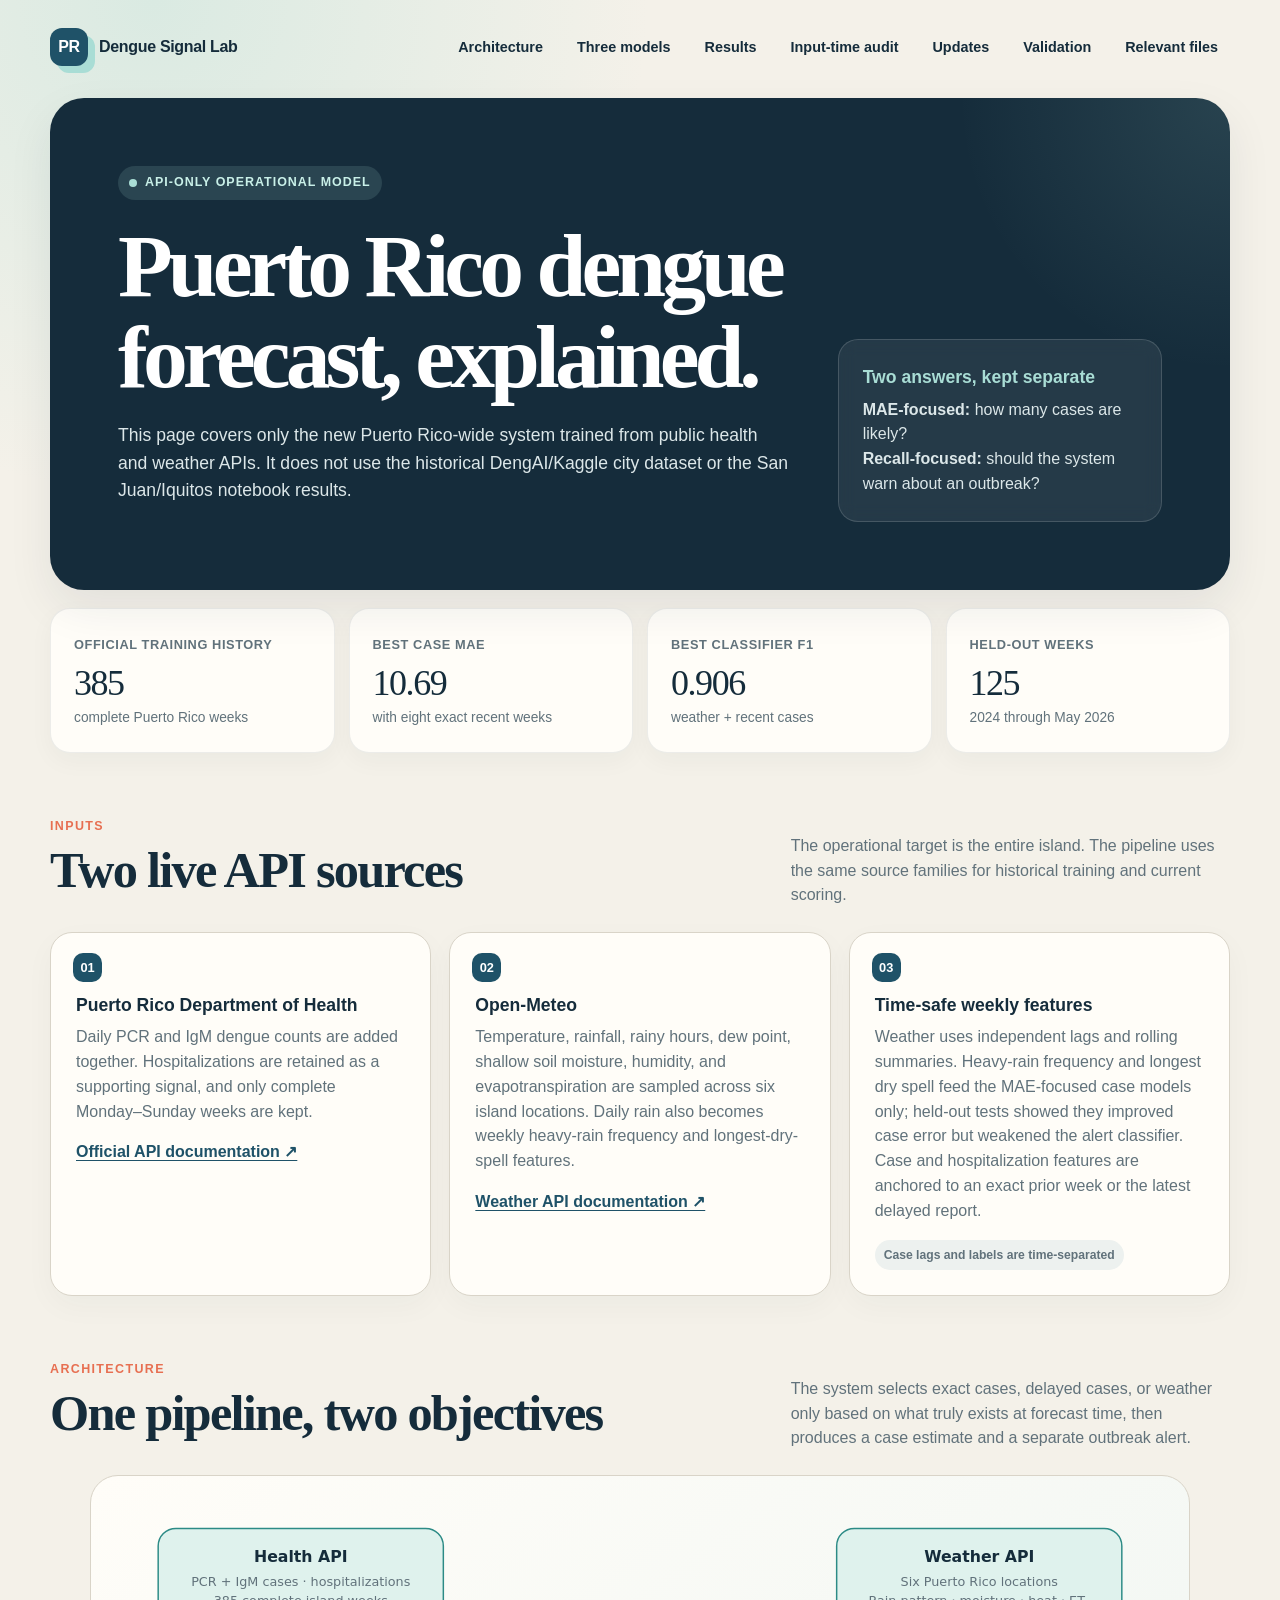
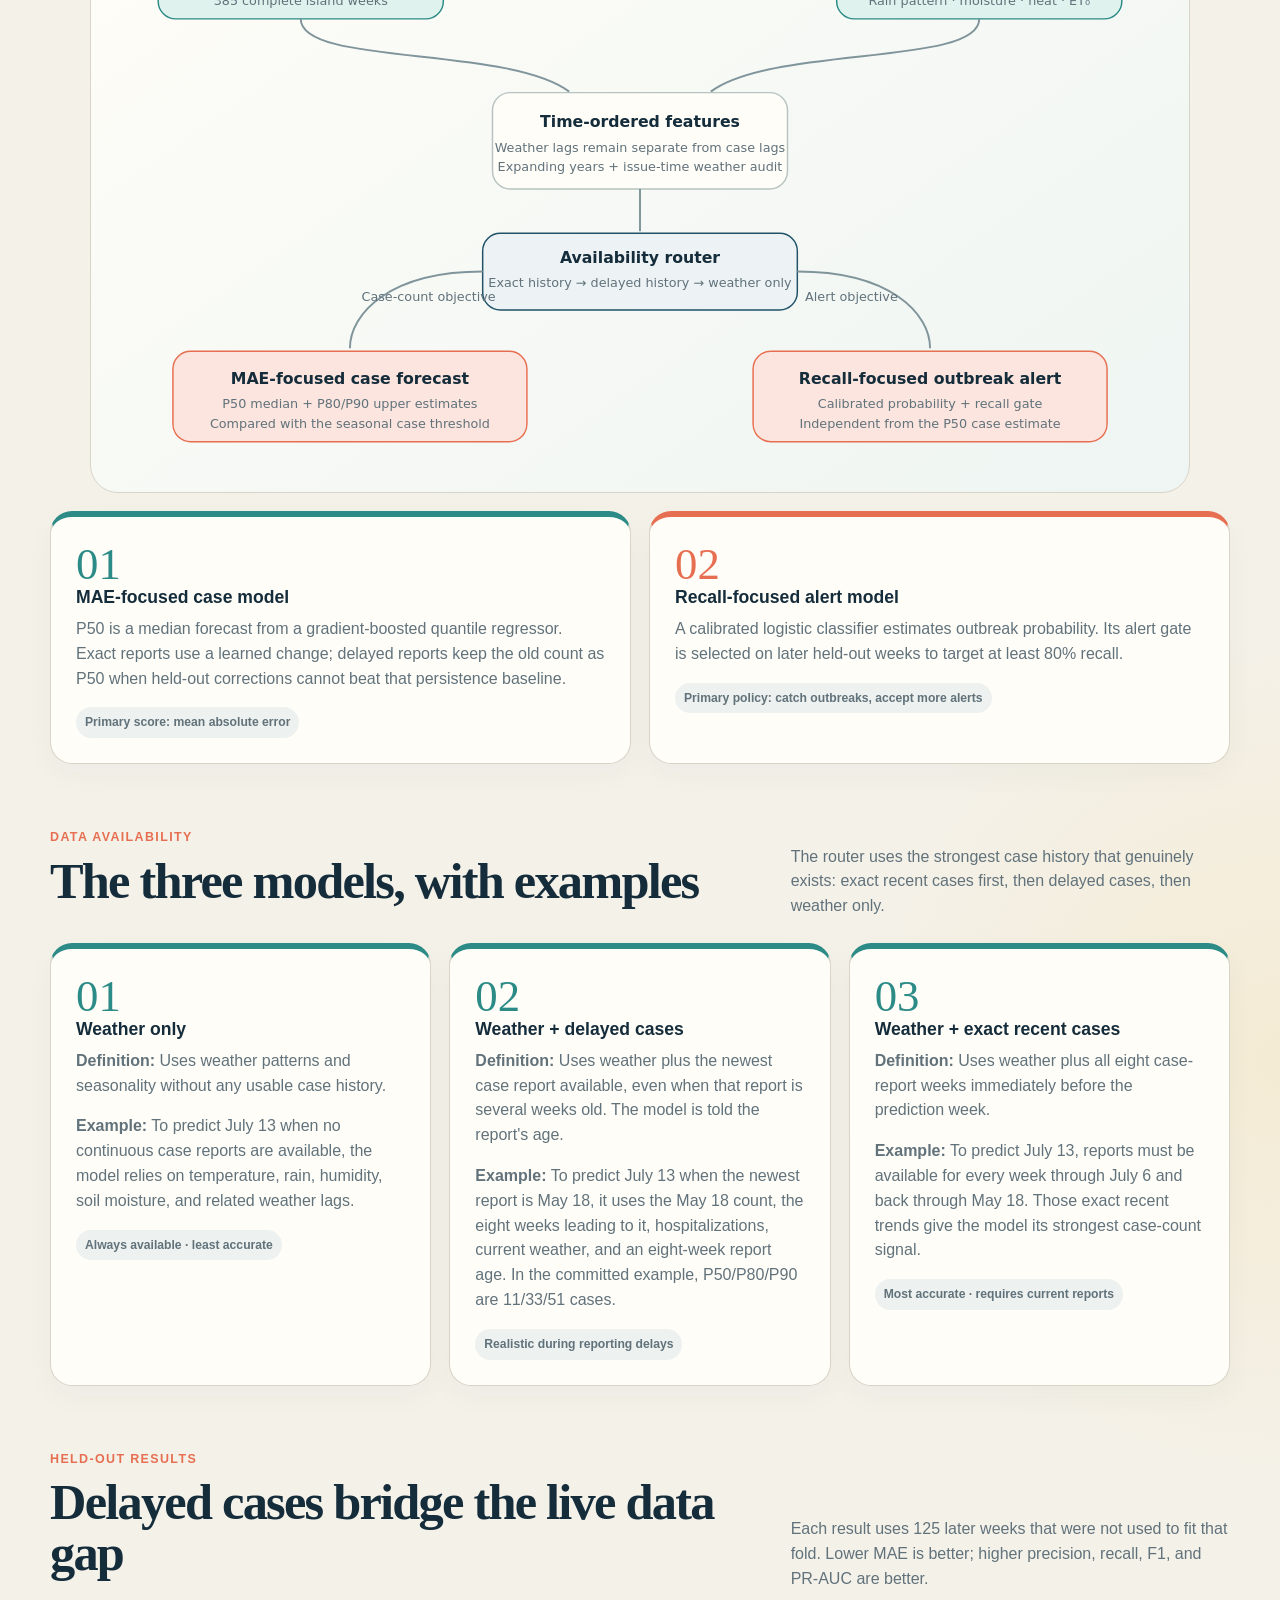
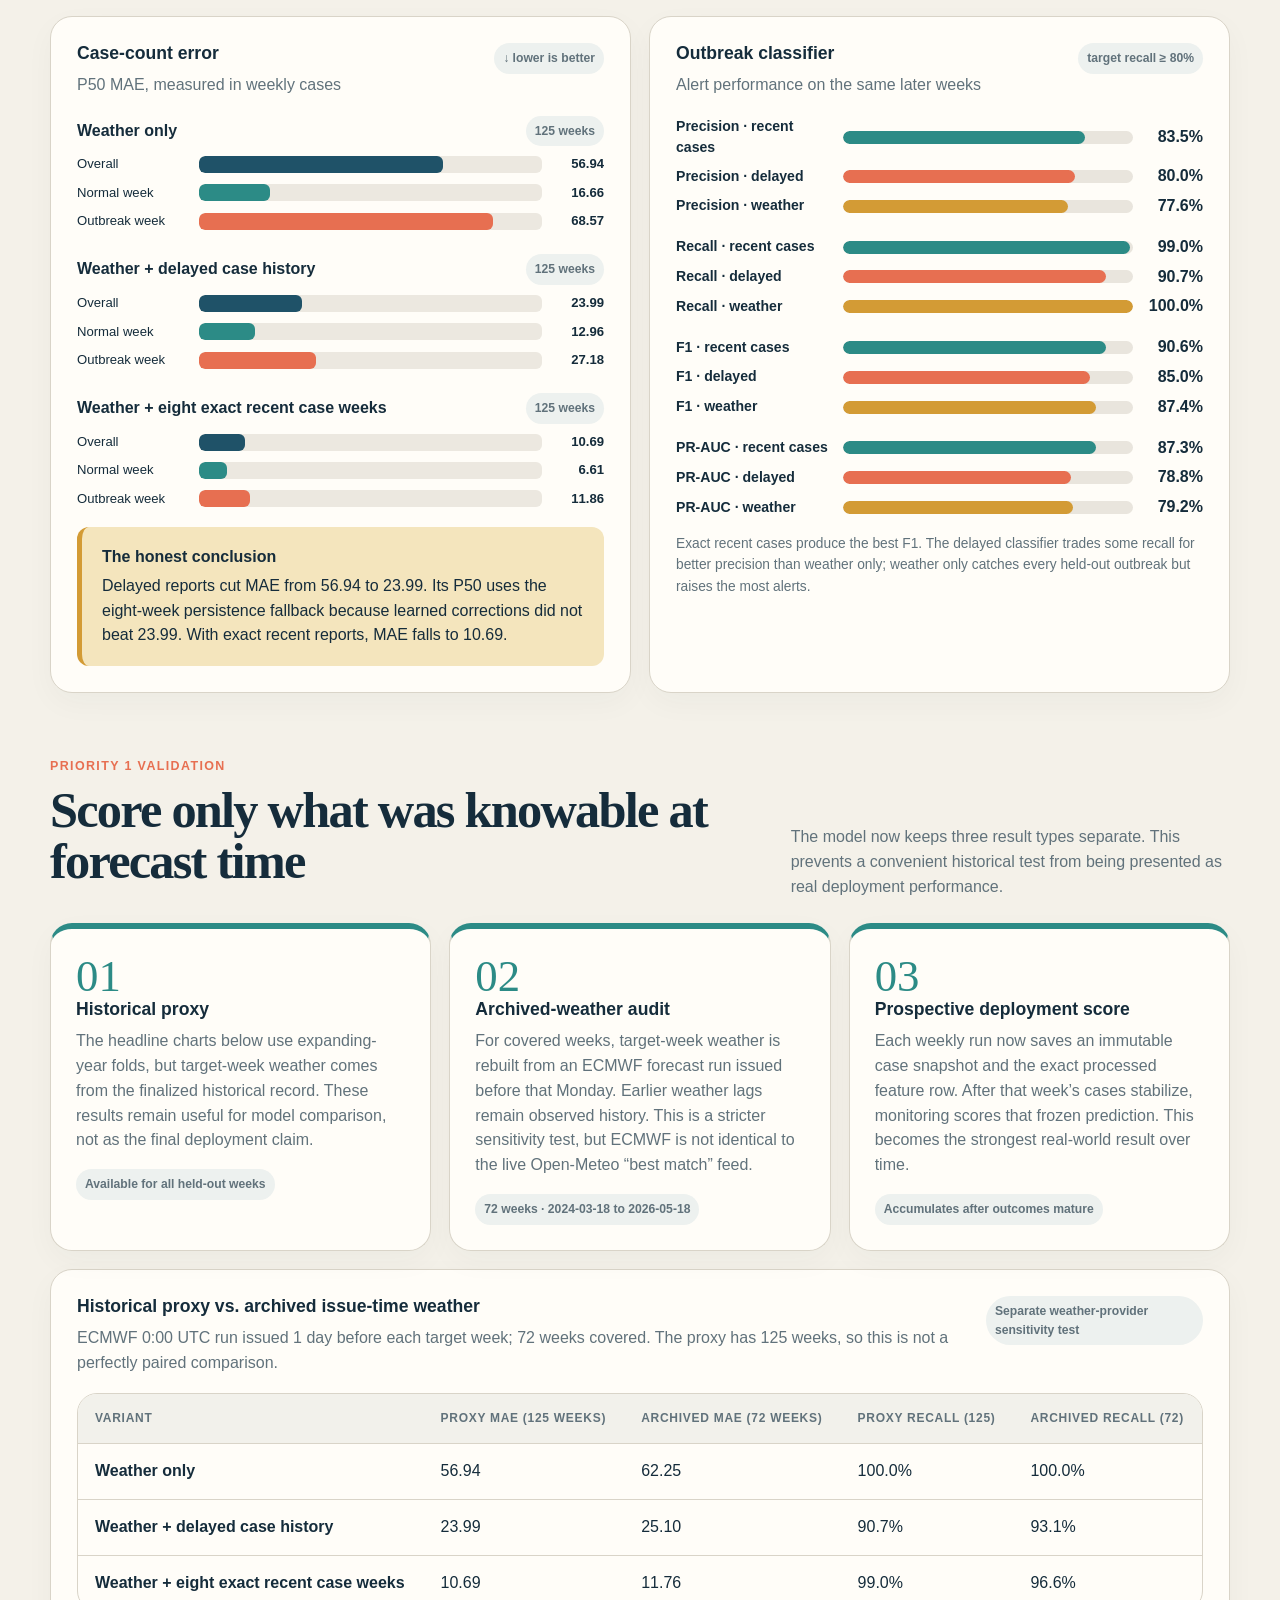
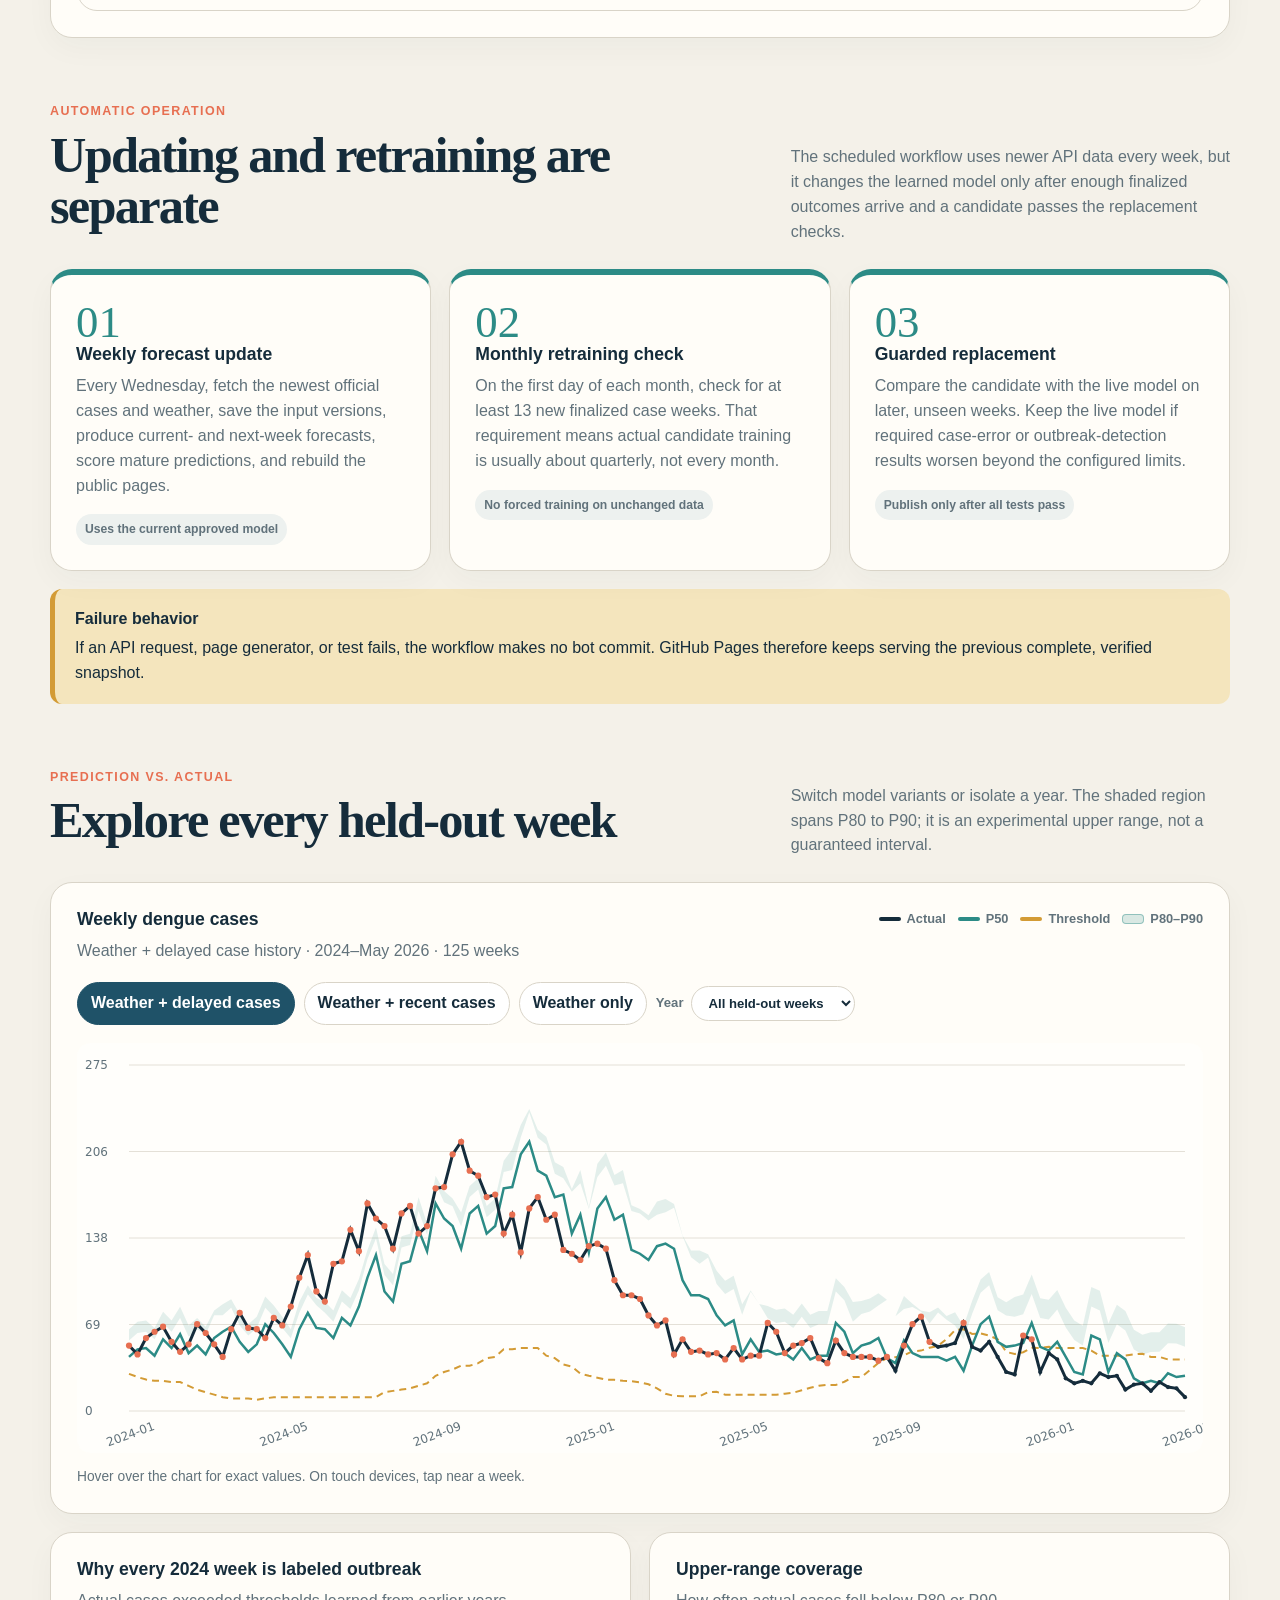
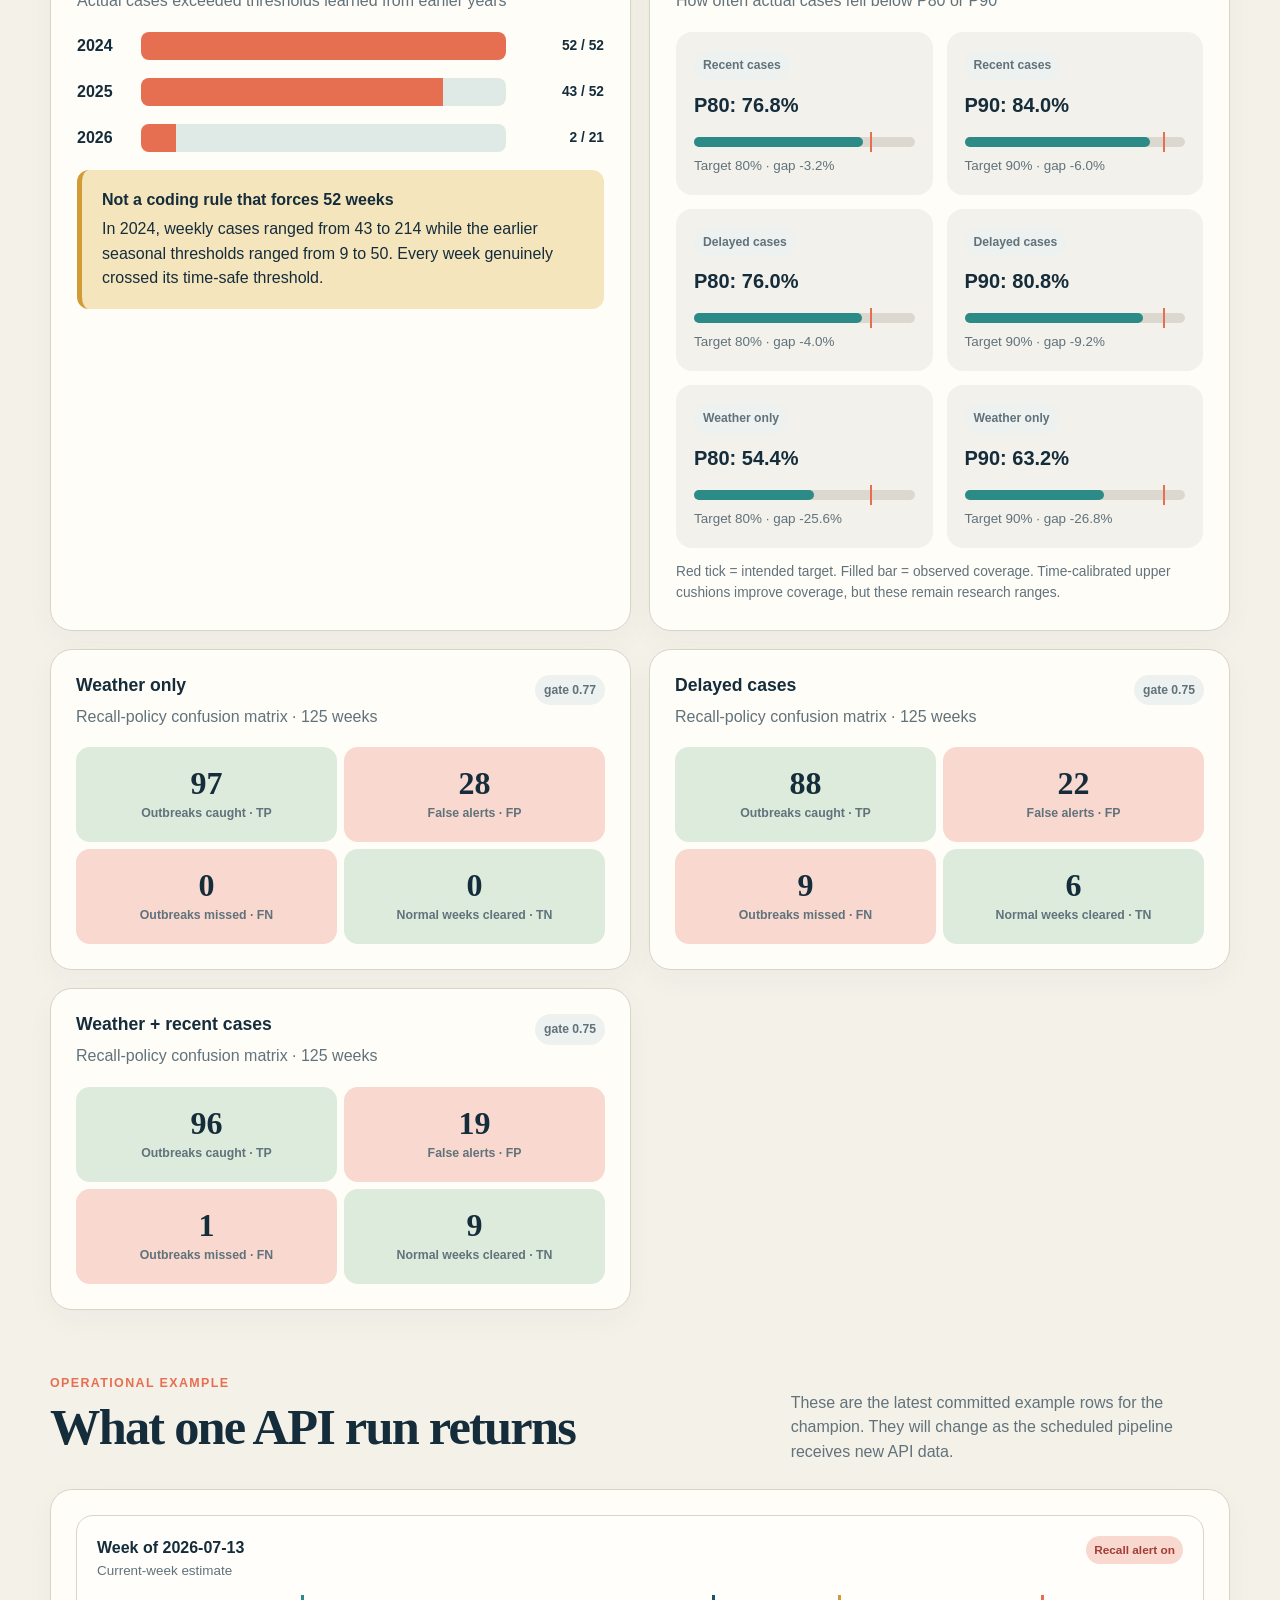
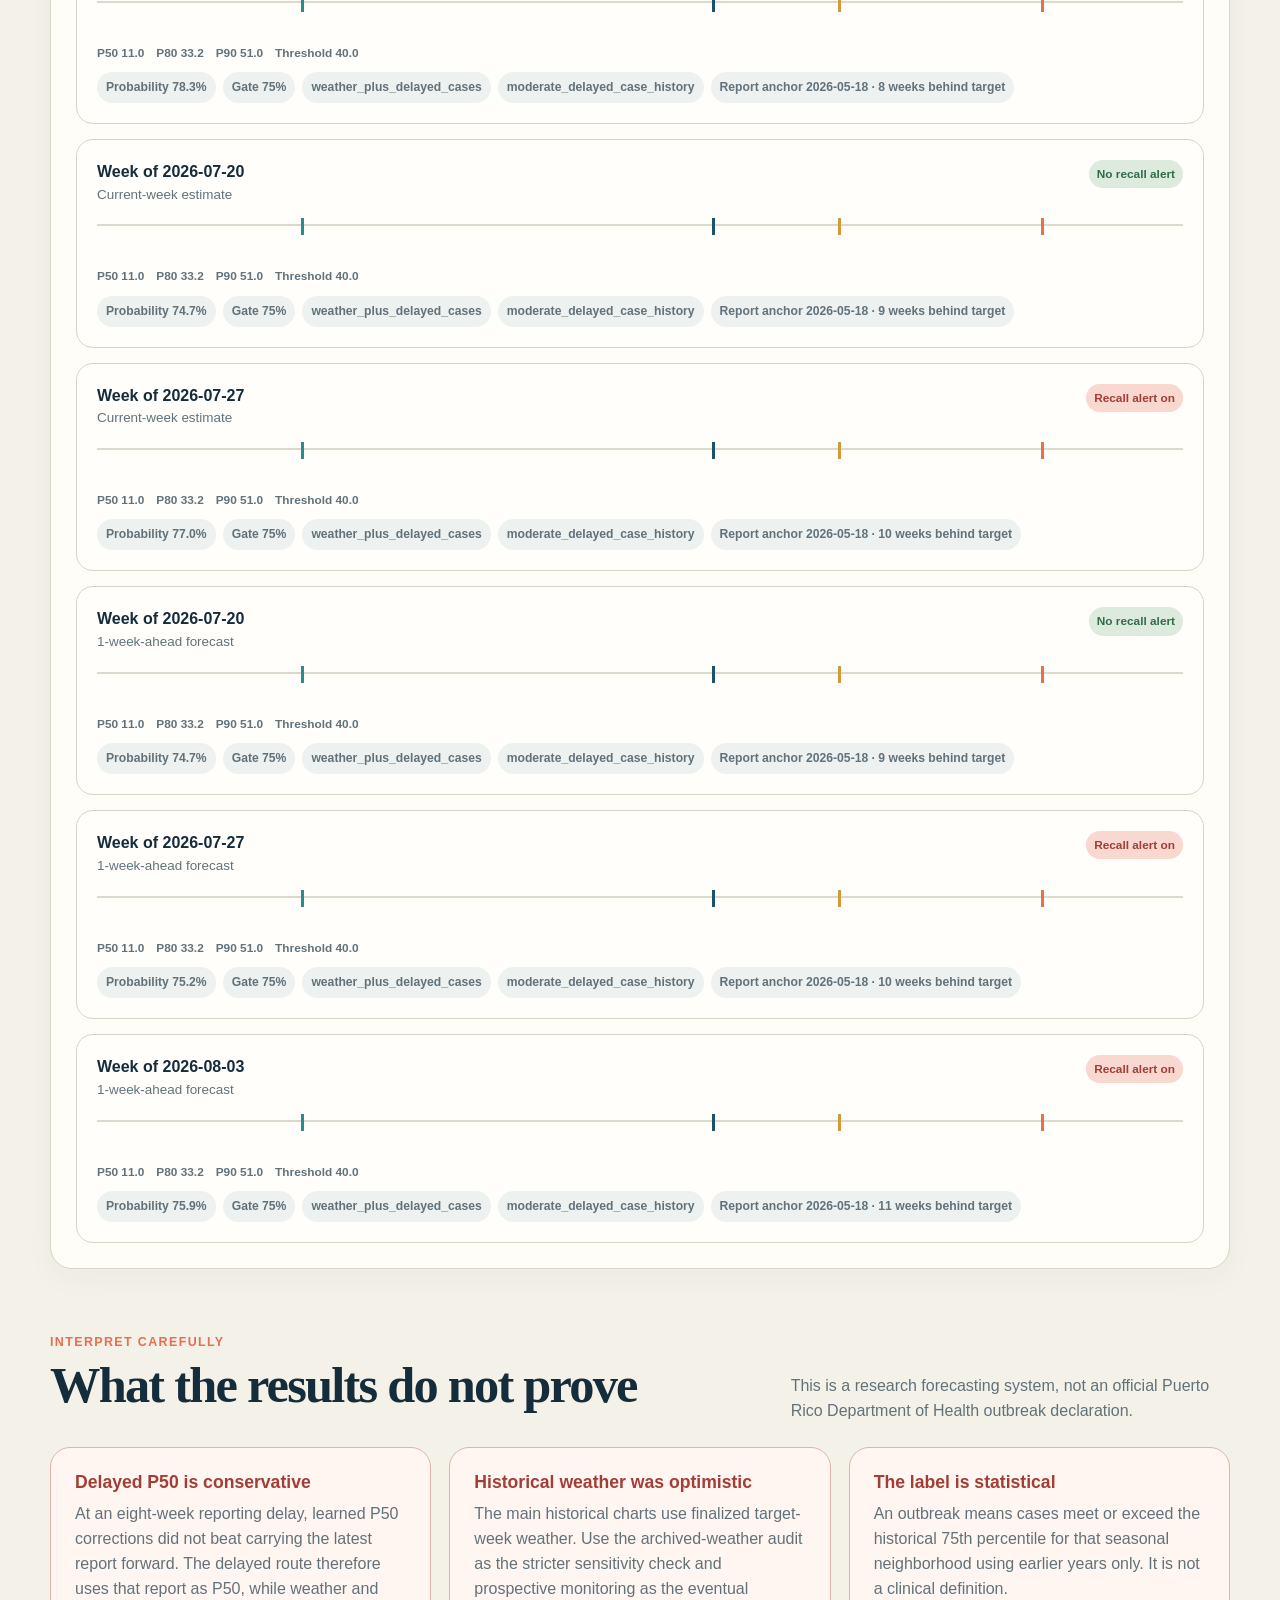
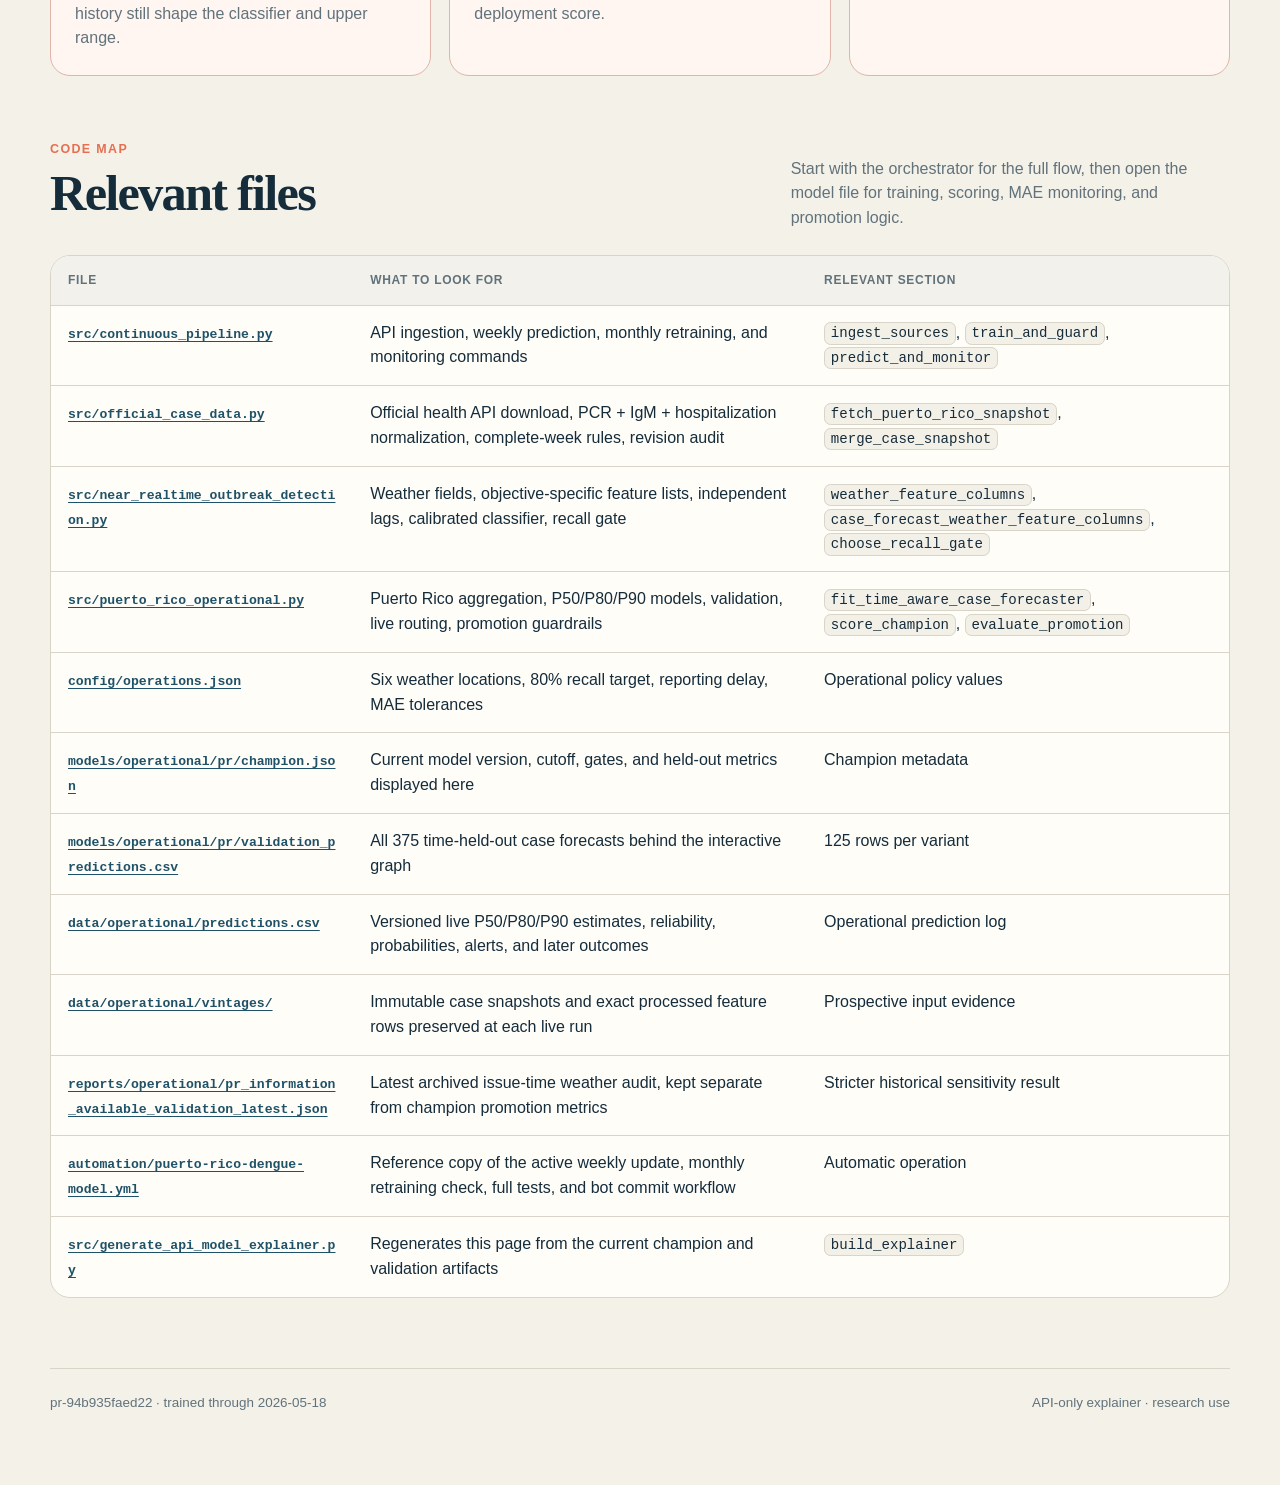
<file: 2026-07-25_Nathan_Nguyen_API_Model/docs/puerto-rico-api-model-explainer.html>
<!doctype html>
<html lang="en">
<head>
  <meta charset="utf-8">
  <meta name="viewport" content="width=device-width, initial-scale=1">
  <meta name="description" content="Plain-language explainer for the Puerto Rico API-powered dengue forecasting and outbreak alert model.">
  <title>Puerto Rico API dengue model — architecture and results</title>
  <style>
    :root {
      --ink: #152c3b;
      --muted: #61727b;
      --paper: #f4f1e9;
      --card: #fffdf8;
      --line: #d9d4c8;
      --navy: #1f5268;
      --teal: #2c8b86;
      --aqua: #a9ddd5;
      --coral: #e76f51;
      --coral-soft: #f8d8cf;
      --mustard: #d39b35;
      --mustard-soft: #f4e5bd;
      --green: #4a8f63;
      --green-soft: #dcebdc;
      --danger: #a23d37;
      --shadow: 0 18px 45px rgba(21, 44, 59, .08);
      --radius: 22px;
    }

    * { box-sizing: border-box; }
    html { scroll-behavior: smooth; }
    body {
      margin: 0;
      color: var(--ink);
      background:
        radial-gradient(circle at 12% 0%, rgba(169, 221, 213, .35), transparent 31rem),
        radial-gradient(circle at 100% 24%, rgba(244, 229, 189, .48), transparent 28rem),
        var(--paper);
      font-family: Inter, ui-sans-serif, -apple-system, BlinkMacSystemFont, "Segoe UI", sans-serif;
      line-height: 1.55;
    }
    a { color: var(--navy); text-underline-offset: 3px; }
    a:hover { color: var(--coral); }
    button, select { font: inherit; }
    code {
      padding: .13rem .36rem;
      border: 1px solid var(--line);
      border-radius: .42rem;
      background: #f3f0e8;
      font-family: ui-monospace, SFMono-Regular, Menlo, monospace;
      font-size: .88em;
      overflow-wrap: anywhere;
    }
    .page { width: min(1180px, calc(100% - 32px)); margin: 0 auto; padding: 28px 0 72px; }
    .nav {
      display: flex;
      align-items: center;
      justify-content: space-between;
      gap: 20px;
      margin-bottom: 32px;
    }
    .brand { display: flex; align-items: center; gap: 11px; font-weight: 800; letter-spacing: -.02em; }
    .brand-mark {
      width: 38px;
      height: 38px;
      border-radius: 12px;
      display: grid;
      place-items: center;
      background: var(--navy);
      color: white;
      box-shadow: 7px 7px 0 var(--aqua);
    }
    .nav-links { display: flex; flex-wrap: wrap; gap: 10px; }
    .nav-links a {
      color: var(--ink);
      text-decoration: none;
      font-size: .9rem;
      font-weight: 700;
      padding: 8px 12px;
      border-radius: 999px;
    }
    .nav-links a:hover { background: var(--card); }
    .hero {
      position: relative;
      display: grid;
      grid-template-columns: minmax(0, 1.35fr) minmax(280px, .65fr);
      gap: 46px;
      padding: clamp(30px, 6vw, 68px);
      background:
        radial-gradient(circle at 100% 0%, rgba(169, 221, 213, .13), transparent 17rem),
        var(--ink);
      color: white;
      border-radius: 34px;
      box-shadow: var(--shadow);
    }
    .eyebrow {
      display: inline-flex;
      align-items: center;
      gap: 8px;
      width: fit-content;
      padding: 7px 11px;
      border-radius: 999px;
      background: rgba(169, 221, 213, .14);
      color: #c9f0e8;
      font-size: .78rem;
      font-weight: 800;
      letter-spacing: .08em;
      text-transform: uppercase;
    }
    .dot { width: 8px; height: 8px; border-radius: 50%; background: var(--aqua); }
    h1, h2, h3, p { margin-top: 0; }
    h1 {
      max-width: 760px;
      margin: 20px 0 20px;
      font-family: Georgia, "Times New Roman", serif;
      font-size: clamp(2.75rem, 7vw, 5.7rem);
      line-height: 1.02;
      letter-spacing: -.055em;
      font-weight: 700;
    }
    h2 {
      margin-bottom: 12px;
      font-family: Georgia, "Times New Roman", serif;
      font-size: clamp(2rem, 4vw, 3.15rem);
      line-height: 1.02;
      letter-spacing: -.035em;
    }
    h3 { margin-bottom: 8px; font-size: 1.1rem; line-height: 1.25; }
    .hero-copy { max-width: 700px; font-size: 1.1rem; color: #dce7e9; }
    .hero-note {
      align-self: end;
      position: relative;
      z-index: 1;
      padding: 24px;
      border: 1px solid rgba(255,255,255,.15);
      border-radius: 20px;
      background: rgba(255,255,255,.07);
      backdrop-filter: blur(8px);
    }
    .hero-note strong { display: block; margin-bottom: 6px; color: var(--aqua); font-size: 1.1rem; }
    .hero-note p { margin: 0; color: #dce7e9; }
    .stats {
      display: grid;
      grid-template-columns: repeat(4, minmax(0, 1fr));
      gap: 14px;
      margin: 18px 0 54px;
    }
    .stat {
      min-width: 0;
      padding: 23px;
      border: 1px solid rgba(21,44,59,.08);
      border-radius: 20px;
      background: var(--card);
      box-shadow: 0 8px 24px rgba(21,44,59,.04);
    }
    .stat-label { color: var(--muted); font-size: .8rem; font-weight: 800; letter-spacing: .045em; text-transform: uppercase; }
    .stat-value { display: block; margin: 8px 0 4px; font-family: Georgia, serif; font-size: 2.25rem; line-height: 1; letter-spacing: -.04em; }
    .stat-caption { color: var(--muted); font-size: .86rem; }
    .section { margin-top: 64px; scroll-margin-top: 24px; }
    .section-head {
      display: grid;
      grid-template-columns: minmax(0, 1fr) minmax(260px, .62fr);
      gap: 32px;
      align-items: end;
      margin-bottom: 24px;
    }
    .section-kicker { margin-bottom: 8px; color: var(--coral); font-size: .78rem; font-weight: 900; letter-spacing: .11em; text-transform: uppercase; }
    .section-head p { margin: 0; color: var(--muted); }
    .grid-2, .grid-3 { display: grid; gap: 18px; }
    .grid-2 { grid-template-columns: repeat(2, minmax(0, 1fr)); }
    .grid-3 { grid-template-columns: repeat(3, minmax(0, 1fr)); }
    .card {
      min-width: 0;
      padding: 25px;
      border: 1px solid var(--line);
      border-radius: var(--radius);
      background: var(--card);
      box-shadow: 0 10px 30px rgba(21,44,59,.035);
    }
    .source-card { position: relative; padding-top: 62px; }
    .source-index {
      position: absolute;
      top: 20px;
      left: 22px;
      width: 29px;
      height: 29px;
      display: grid;
      place-items: center;
      border-radius: 10px;
      color: white;
      background: var(--navy);
      font-weight: 900;
      font-size: .8rem;
    }
    .source-card p, .objective p, .limitation p { color: var(--muted); }
    .source-card a { font-weight: 800; }
    .pill {
      display: inline-flex;
      align-items: center;
      width: fit-content;
      max-width: 100%;
      padding: 6px 9px;
      border-radius: 999px;
      background: #edf1ef;
      color: var(--muted);
      font-size: .76rem;
      font-weight: 800;
      overflow-wrap: anywhere;
    }
    .architecture {
      overflow: hidden;
      padding: 18px;
      border: 1px solid var(--line);
      border-radius: 28px;
      background: linear-gradient(145deg, #fffdf8, #eef5f2);
    }
    .architecture svg { display: block; width: 100%; height: auto; }
    .architecture text { font-family: Inter, ui-sans-serif, system-ui, sans-serif; fill: var(--ink); }
    .architecture .small { fill: var(--muted); font-size: 13px; }
    .architecture .title { font-size: 16px; font-weight: 850; }
    .architecture .box { fill: #fffdf8; stroke: #b8c4c1; stroke-width: 1.5; }
    .architecture .api { fill: #dff2ed; stroke: var(--teal); }
    .architecture .model { fill: #edf3f5; stroke: var(--navy); }
    .architecture .out { fill: #fbe5de; stroke: var(--coral); }
    .architecture .line { fill: none; stroke: #80959b; stroke-width: 2; }
    .objective { border-top: 6px solid var(--teal); }
    .objective.recall { border-top-color: var(--coral); }
    .objective-number { font-family: Georgia, serif; font-size: 2.8rem; color: var(--teal); line-height: 1; }
    .recall .objective-number { color: var(--coral); }
    .metric-list { display: grid; gap: 16px; }
    .metric-row { display: grid; grid-template-columns: minmax(155px, .75fr) minmax(120px, 1.6fr) 58px; gap: 12px; align-items: center; }
    .metric-label { font-size: .88rem; font-weight: 750; }
    .track { position: relative; height: 13px; overflow: hidden; border-radius: 999px; background: #e9e5dd; }
    .fill { height: 100%; border-radius: inherit; background: var(--teal); }
    .fill.coral { background: var(--coral); }
    .fill.mustard { background: var(--mustard); }
    .metric-number { text-align: right; font-variant-numeric: tabular-nums; font-weight: 850; }
    .chart-card { padding: 26px; }
    .chart-title-row { display: flex; align-items: flex-start; justify-content: space-between; gap: 20px; margin-bottom: 18px; }
    .chart-title-row p { margin: 0; color: var(--muted); }
    .chart-legend { display: flex; flex-wrap: wrap; gap: 12px; color: var(--muted); font-size: .8rem; font-weight: 750; }
    .legend-item { display: inline-flex; align-items: center; gap: 6px; }
    .swatch { width: 22px; height: 4px; border-radius: 4px; background: var(--ink); }
    .swatch.p50 { background: var(--teal); }
    .swatch.threshold { background: var(--mustard); }
    .swatch.band { height: 10px; background: rgba(44,139,134,.18); border: 1px solid rgba(44,139,134,.42); }
    .controls { display: flex; flex-wrap: wrap; gap: 9px; margin: 18px 0; }
    .control-button, .year-select {
      border: 1px solid var(--line);
      border-radius: 999px;
      padding: 8px 13px;
      color: var(--ink);
      background: white;
      cursor: pointer;
      font-weight: 750;
    }
    .control-button[aria-pressed="true"] { border-color: var(--navy); background: var(--navy); color: white; }
    .year-label { display: inline-flex; align-items: center; gap: 7px; color: var(--muted); font-size: .82rem; font-weight: 800; }
    .chart-wrap { position: relative; width: 100%; min-height: 410px; }
    canvas { display: block; width: 100%; height: 410px; border-radius: 14px; background: #fffefb; }
    .tooltip {
      position: absolute;
      z-index: 3;
      display: none;
      pointer-events: none;
      min-width: 175px;
      padding: 11px 13px;
      border: 1px solid var(--line);
      border-radius: 12px;
      background: rgba(255,253,248,.97);
      box-shadow: var(--shadow);
      font-size: .8rem;
    }
    .tooltip strong { display: block; margin-bottom: 4px; }
    .chart-caption { margin: 13px 0 0; color: var(--muted); font-size: .86rem; }
    .mae-group { display: grid; gap: 23px; }
    .mae-variant { display: grid; gap: 8px; }
    .variant-name { display: flex; align-items: center; justify-content: space-between; gap: 12px; font-weight: 850; }
    .mae-bars { display: grid; gap: 8px; }
    .mae-row { display: grid; grid-template-columns: 112px minmax(0, 1fr) 52px; gap: 10px; align-items: center; font-size: .82rem; }
    .mae-track { height: 17px; border-radius: 6px; background: #ece8e0; overflow: hidden; }
    .mae-fill { height: 100%; min-width: 2px; background: var(--navy); border-radius: inherit; }
    .mae-fill.normal { background: var(--teal); }
    .mae-fill.outbreak { background: var(--coral); }
    .mae-value { text-align: right; font-weight: 850; font-variant-numeric: tabular-nums; }
    .callout {
      margin-top: 18px;
      padding: 18px 20px;
      border-left: 5px solid var(--mustard);
      border-radius: 12px;
      background: var(--mustard-soft);
    }
    .callout strong { display: block; margin-bottom: 4px; }
    .confusions { display: grid; grid-template-columns: repeat(2, minmax(0,1fr)); gap: 18px; }
    .matrix { display: grid; grid-template-columns: repeat(2, minmax(0,1fr)); gap: 7px; margin-top: 14px; }
    .matrix-cell { min-height: 95px; display: grid; align-content: center; justify-items: center; padding: 10px; border-radius: 14px; text-align: center; }
    .matrix-cell.good { background: var(--green-soft); }
    .matrix-cell.warn { background: var(--coral-soft); }
    .matrix-cell strong { font-family: Georgia, serif; font-size: 2rem; line-height: 1; }
    .matrix-cell span { margin-top: 5px; color: var(--muted); font-size: .77rem; font-weight: 750; }
    .year-bars { display: grid; gap: 18px; }
    .year-row { display: grid; grid-template-columns: 52px minmax(0,1fr) 86px; gap: 12px; align-items: center; }
    .year-track { height: 28px; overflow: hidden; border-radius: 8px; background: #dfe9e6; }
    .year-outbreak { height: 100%; background: var(--coral); }
    .year-count { text-align: right; font-weight: 850; font-size: .86rem; }
    .coverage-grid { display: grid; grid-template-columns: repeat(2, minmax(0,1fr)); gap: 14px; }
    .coverage-card { padding: 18px; border-radius: 16px; background: #f2f1eb; }
    .coverage-card strong { display: block; font-size: 1.25rem; }
    .coverage-card p { margin: 5px 0 0; color: var(--muted); font-size: .84rem; }
    .coverage-scale { position: relative; height: 10px; margin: 16px 0 9px; border-radius: 999px; background: #ddd8cf; }
    .coverage-actual { height: 100%; border-radius: inherit; background: var(--teal); }
    .coverage-target { position: absolute; top: -5px; width: 2px; height: 20px; background: var(--coral); }
    .live-list { display: grid; gap: 15px; }
    .live-row { padding: 20px; border: 1px solid var(--line); border-radius: 17px; background: #fffefb; }
    .live-top { display: flex; justify-content: space-between; gap: 15px; align-items: flex-start; }
    .live-date { font-weight: 900; }
    .live-status { padding: 5px 8px; border-radius: 999px; background: var(--coral-soft); color: var(--danger); font-size: .74rem; font-weight: 900; }
    .live-status.no-alert { background: var(--green-soft); color: #316c48; }
    .range { position: relative; height: 42px; margin: 19px 0 9px; border-top: 2px solid #ded9cf; }
    .range-point { position: absolute; top: -8px; width: 3px; height: 17px; background: var(--ink); }
    .range-point.p50 { background: var(--teal); }
    .range-point.p80 { background: var(--navy); }
    .range-point.p90 { background: var(--coral); }
    .range-point.threshold { background: var(--mustard); }
    .range-labels { display: flex; flex-wrap: wrap; gap: 6px 12px; margin: -8px 0 10px; color: var(--muted); font-size: .74rem; font-weight: 800; }
    .live-meta { display: flex; flex-wrap: wrap; gap: 7px; color: var(--muted); font-size: .78rem; }
    .warning {
      padding: 24px;
      border: 1px solid #e0b4a8;
      border-radius: 20px;
      background: #fff5f1;
    }
    .warning h3 { color: var(--danger); }
    .warning p:last-child { margin-bottom: 0; }
    .file-table-wrap { overflow-x: auto; border: 1px solid var(--line); border-radius: 20px; background: var(--card); }
    table { width: 100%; border-collapse: collapse; min-width: 720px; }
    th, td { padding: 15px 17px; border-bottom: 1px solid var(--line); text-align: left; vertical-align: top; }
    th { color: var(--muted); background: #f2f1eb; font-size: .75rem; letter-spacing: .06em; text-transform: uppercase; }
    tr:last-child td { border-bottom: 0; }
    td:first-child { font-weight: 800; }
    .file-link { overflow-wrap: anywhere; font-family: ui-monospace, SFMono-Regular, Menlo, monospace; font-size: .82rem; }
    .footer { margin-top: 70px; padding-top: 24px; border-top: 1px solid var(--line); color: var(--muted); font-size: .84rem; }
    .footer-grid { display: flex; justify-content: space-between; flex-wrap: wrap; gap: 12px; }
    .sr-only { position: absolute; width: 1px; height: 1px; padding: 0; margin: -1px; overflow: hidden; clip: rect(0,0,0,0); white-space: nowrap; border: 0; }

    @media (max-width: 900px) {
      .hero, .section-head { grid-template-columns: 1fr; }
      .stats { grid-template-columns: repeat(2, minmax(0,1fr)); }
      .grid-3 { grid-template-columns: 1fr; }
      .architecture { overflow-x: auto; }
      .architecture svg { min-width: 780px; }
    }
    @media (max-width: 680px) {
      .page { width: min(100% - 20px, 1180px); padding-top: 14px; }
      .nav { align-items: flex-start; }
      .nav-links { display: none; }
      .hero { padding: 30px 24px; border-radius: 25px; }
      .stats, .grid-2, .confusions, .coverage-grid { grid-template-columns: 1fr; }
      .section { margin-top: 48px; }
      .card, .chart-card { padding: 20px; }
      .metric-row { grid-template-columns: minmax(112px,.8fr) minmax(80px,1fr) 50px; }
      .chart-title-row, .live-top { flex-direction: column; }
      .chart-wrap, canvas { min-height: 350px; height: 350px; }
      .mae-row { grid-template-columns: 94px minmax(0,1fr) 48px; }
    }
    @media print {
      body { background: white; }
      .page { width: 100%; padding: 0; }
      .nav-links, .controls { display: none; }
      .hero, .card, .architecture { box-shadow: none; break-inside: avoid; }
      .section { break-inside: avoid; }
    }
  </style>
</head>
<body>
  <main class="page">
    <nav class="nav" aria-label="Explainer navigation">
      <div class="brand"><span class="brand-mark">PR</span><span>Dengue Signal Lab</span></div>
      <div class="nav-links">
        <a href="#architecture">Architecture</a>
        <a href="#models">Three models</a>
        <a href="#results">Results</a>
        <a href="#availability-audit">Input-time audit</a>
        <a href="#automation">Updates</a>
        <a href="#validation">Validation</a>
        <a href="#files">Relevant files</a>
      </div>
    </nav>

    <header class="hero">
      <div>
        <span class="eyebrow"><span class="dot"></span>API-only operational model</span>
        <h1>Puerto Rico dengue forecast, explained.</h1>
        <p class="hero-copy">
          This page covers only the new Puerto Rico-wide system trained from public
          health and weather APIs. It does not use the historical DengAI/Kaggle city
          dataset or the San Juan/Iquitos notebook results.
        </p>
      </div>
      <aside class="hero-note">
        <strong>Two answers, kept separate</strong>
        <p><b>MAE-focused:</b> how many cases are likely? <br><b>Recall-focused:</b> should the system warn about an outbreak?</p>
      </aside>
    </header>

    <section class="stats" aria-label="Key model facts">
      <div class="stat"><span class="stat-label">Official training history</span><span class="stat-value" id="trainingRows">—</span><span class="stat-caption">complete Puerto Rico weeks</span></div>
      <div class="stat"><span class="stat-label">Best case MAE</span><span class="stat-value" id="bestMae">—</span><span class="stat-caption">with eight exact recent weeks</span></div>
      <div class="stat"><span class="stat-label">Best classifier F1</span><span class="stat-value" id="bestF1">—</span><span class="stat-caption">weather + recent cases</span></div>
      <div class="stat"><span class="stat-label">Held-out weeks</span><span class="stat-value">125</span><span class="stat-caption">2024 through May 2026</span></div>
    </section>

    <section class="section" id="sources">
      <div class="section-head">
        <div><div class="section-kicker">Inputs</div><h2>Two live API sources</h2></div>
        <p>The operational target is the entire island. The pipeline uses the same source families for historical training and current scoring.</p>
      </div>
      <div class="grid-3">
        <article class="card source-card">
          <span class="source-index">01</span>
          <h3>Puerto Rico Department of Health</h3>
          <p>Daily PCR and IgM dengue counts are added together. Hospitalizations are retained as a supporting signal, and only complete Monday–Sunday weeks are kept.</p>
          <a href="https://biostatistics.salud.pr.gov/swagger/index.html">Official API documentation ↗</a>
        </article>
        <article class="card source-card">
          <span class="source-index">02</span>
          <h3>Open-Meteo</h3>
          <p>Temperature, rainfall, rainy hours, dew point, shallow soil moisture, humidity, and evapotranspiration are sampled across six island locations. Daily rain also becomes weekly heavy-rain frequency and longest-dry-spell features.</p>
          <a href="https://open-meteo.com/">Weather API documentation ↗</a>
        </article>
        <article class="card source-card">
          <span class="source-index">03</span>
          <h3>Time-safe weekly features</h3>
          <p>Weather uses independent lags and rolling summaries. Heavy-rain frequency and longest dry spell feed the MAE-focused case models only; held-out tests showed they improved case error but weakened the alert classifier. Case and hospitalization features are anchored to an exact prior week or the latest delayed report.</p>
          <span class="pill">Case lags and labels are time-separated</span>
        </article>
      </div>
    </section>

    <section class="section" id="architecture">
      <div class="section-head">
        <div><div class="section-kicker">Architecture</div><h2>One pipeline, two objectives</h2></div>
        <p>The system selects exact cases, delayed cases, or weather only based on what truly exists at forecast time, then produces a case estimate and a separate outbreak alert.</p>
      </div>
      <figure class="architecture">
        <svg viewBox="0 0 1080 590" role="img" aria-labelledby="architectureTitle architectureDescription">
          <title id="architectureTitle">Puerto Rico operational dengue model architecture</title>
          <desc id="architectureDescription">Official case and weather APIs feed weekly features. The pipeline selects exact-case, delayed-case, or weather-only models and produces case quantiles and a recall-focused outbreak alert.</desc>
          <rect class="box api" x="50" y="35" width="290" height="92" rx="18"/>
          <text class="title" x="195" y="69" text-anchor="middle">Health API</text>
          <text class="small" x="195" y="94" text-anchor="middle">PCR + IgM cases · hospitalizations</text>
          <text class="small" x="195" y="113" text-anchor="middle">385 complete island weeks</text>

          <rect class="box api" x="740" y="35" width="290" height="92" rx="18"/>
          <text class="title" x="885" y="69" text-anchor="middle">Weather API</text>
          <text class="small" x="885" y="94" text-anchor="middle">Six Puerto Rico locations</text>
          <text class="small" x="885" y="113" text-anchor="middle">Rain pattern · moisture · heat · ET₀</text>

          <path class="line" d="M195 127 C195 175 405 154 468 201"/>
          <path class="line" d="M885 127 C885 175 675 154 612 201"/>
          <rect class="box" x="390" y="202" width="300" height="98" rx="18"/>
          <text class="title" x="540" y="237" text-anchor="middle">Time-ordered features</text>
          <text class="small" x="540" y="262" text-anchor="middle">Weather lags remain separate from case lags</text>
          <text class="small" x="540" y="282" text-anchor="middle">Expanding years + issue-time weather audit</text>

          <path class="line" d="M540 300 L540 343"/>
          <rect class="box model" x="380" y="345" width="320" height="78" rx="18"/>
          <text class="title" x="540" y="375" text-anchor="middle">Availability router</text>
          <text class="small" x="540" y="400" text-anchor="middle">Exact history → delayed history → weather only</text>

          <path class="line" d="M380 384 C285 384 245 427 245 462"/>
          <path class="line" d="M700 384 C795 384 835 427 835 462"/>
          <text class="small" x="325" y="414" text-anchor="middle">Case-count objective</text>
          <text class="small" x="755" y="414" text-anchor="middle">Alert objective</text>

          <rect class="box out" x="65" y="465" width="360" height="92" rx="18"/>
          <text class="title" x="245" y="498" text-anchor="middle">MAE-focused case forecast</text>
          <text class="small" x="245" y="523" text-anchor="middle">P50 median + P80/P90 upper estimates</text>
          <text class="small" x="245" y="543" text-anchor="middle">Compared with the seasonal case threshold</text>

          <rect class="box out" x="655" y="465" width="360" height="92" rx="18"/>
          <text class="title" x="835" y="498" text-anchor="middle">Recall-focused outbreak alert</text>
          <text class="small" x="835" y="523" text-anchor="middle">Calibrated probability + recall gate</text>
          <text class="small" x="835" y="543" text-anchor="middle">Independent from the P50 case estimate</text>
        </svg>
      </figure>

      <div class="grid-2" style="margin-top:18px">
        <article class="card objective">
          <div class="objective-number">01</div>
          <h3>MAE-focused case model</h3>
          <p>P50 is a median forecast from a gradient-boosted quantile regressor. Exact reports use a learned change; delayed reports keep the old count as P50 when held-out corrections cannot beat that persistence baseline.</p>
          <span class="pill">Primary score: mean absolute error</span>
        </article>
        <article class="card objective recall">
          <div class="objective-number">02</div>
          <h3>Recall-focused alert model</h3>
          <p>A calibrated logistic classifier estimates outbreak probability. Its alert gate is selected on later held-out weeks to target at least 80% recall.</p>
          <span class="pill">Primary policy: catch outbreaks, accept more alerts</span>
        </article>
      </div>
    </section>

    <section class="section" id="models">
      <div class="section-head">
        <div><div class="section-kicker">Data availability</div><h2>The three models, with examples</h2></div>
        <p>The router uses the strongest case history that genuinely exists: exact recent cases first, then delayed cases, then weather only.</p>
      </div>
      <div class="grid-3">
        <article class="card objective">
          <div class="objective-number">01</div>
          <h3>Weather only</h3>
          <p><b>Definition:</b> Uses weather patterns and seasonality without any usable case history.</p>
          <p><b>Example:</b> To predict July 13 when no continuous case reports are available, the model relies on temperature, rain, humidity, soil moisture, and related weather lags.</p>
          <span class="pill">Always available · least accurate</span>
        </article>
        <article class="card objective">
          <div class="objective-number">02</div>
          <h3>Weather + delayed cases</h3>
          <p><b>Definition:</b> Uses weather plus the newest case report available, even when that report is several weeks old. The model is told the report's age.</p>
          <p><b>Example:</b> To predict July 13 when the newest report is May 18, it uses the May 18 count, the eight weeks leading to it, hospitalizations, current weather, and an eight-week report age. In the committed example, P50/P80/P90 are 11/33/51 cases.</p>
          <span class="pill">Realistic during reporting delays</span>
        </article>
        <article class="card objective">
          <div class="objective-number">03</div>
          <h3>Weather + exact recent cases</h3>
          <p><b>Definition:</b> Uses weather plus all eight case-report weeks immediately before the prediction week.</p>
          <p><b>Example:</b> To predict July 13, reports must be available for every week through July 6 and back through May 18. Those exact recent trends give the model its strongest case-count signal.</p>
          <span class="pill">Most accurate · requires current reports</span>
        </article>
      </div>
    </section>

    <section class="section" id="results">
      <div class="section-head">
        <div><div class="section-kicker">Held-out results</div><h2>Delayed cases bridge the live data gap</h2></div>
        <p>Each result uses 125 later weeks that were not used to fit that fold. Lower MAE is better; higher precision, recall, F1, and PR-AUC are better.</p>
      </div>
      <div class="grid-2">
        <article class="card chart-card">
          <div class="chart-title-row"><div><h3>Case-count error</h3><p>P50 MAE, measured in weekly cases</p></div><span class="pill">↓ lower is better</span></div>
          <div class="mae-group" id="maeChart"></div>
          <div class="callout" id="maeConclusion"><strong>The honest conclusion</strong>Loading current champion results…</div>
        </article>
        <article class="card chart-card">
          <div class="chart-title-row"><div><h3>Outbreak classifier</h3><p>Alert performance on the same later weeks</p></div><span class="pill">target recall ≥ 80%</span></div>
          <div class="metric-list" id="classifierChart"></div>
          <p class="chart-caption">Exact recent cases produce the best F1. The delayed classifier trades some recall for better precision than weather only; weather only catches every held-out outbreak but raises the most alerts.</p>
        </article>
      </div>
    </section>

    <section class="section" id="availability-audit">
      <div class="section-head">
        <div><div class="section-kicker">Priority 1 validation</div><h2>Score only what was knowable at forecast time</h2></div>
        <p>The model now keeps three result types separate. This prevents a convenient historical test from being presented as real deployment performance.</p>
      </div>
      <div class="grid-3">
        <article class="card objective">
          <div class="objective-number">01</div>
          <h3>Historical proxy</h3>
          <p>The headline charts below use expanding-year folds, but target-week weather comes from the finalized historical record. These results remain useful for model comparison, not as the final deployment claim.</p>
          <span class="pill">Available for all held-out weeks</span>
        </article>
        <article class="card objective">
          <div class="objective-number">02</div>
          <h3>Archived-weather audit</h3>
          <p>For covered weeks, target-week weather is rebuilt from an ECMWF forecast run issued before that Monday. Earlier weather lags remain observed history. This is a stricter sensitivity test, but ECMWF is not identical to the live Open-Meteo “best match” feed.</p>
          <span class="pill" id="auditCoverage">Loading audit coverage…</span>
        </article>
        <article class="card objective">
          <div class="objective-number">03</div>
          <h3>Prospective deployment score</h3>
          <p>Each weekly run now saves an immutable case snapshot and the exact processed feature row. After that week’s cases stabilize, monitoring scores that frozen prediction. This becomes the strongest real-world result over time.</p>
          <span class="pill">Accumulates after outcomes mature</span>
        </article>
      </div>
      <article class="card chart-card" style="margin-top:18px">
        <div class="chart-title-row"><div><h3>Historical proxy vs. archived issue-time weather</h3><p id="auditSummary">Loading the latest audit…</p></div><span class="pill">Separate weather-provider sensitivity test</span></div>
        <div class="file-table-wrap" id="auditMetrics"></div>
      </article>
    </section>

    <section class="section" id="automation">
      <div class="section-head">
        <div><div class="section-kicker">Automatic operation</div><h2>Updating and retraining are separate</h2></div>
        <p>The scheduled workflow uses newer API data every week, but it changes the learned model only after enough finalized outcomes arrive and a candidate passes the replacement checks.</p>
      </div>
      <div class="grid-3">
        <article class="card objective">
          <div class="objective-number">01</div>
          <h3>Weekly forecast update</h3>
          <p>Every Wednesday, fetch the newest official cases and weather, save the input versions, produce current- and next-week forecasts, score mature predictions, and rebuild the public pages.</p>
          <span class="pill">Uses the current approved model</span>
        </article>
        <article class="card objective">
          <div class="objective-number">02</div>
          <h3>Monthly retraining check</h3>
          <p>On the first day of each month, check for at least 13 new finalized case weeks. That requirement means actual candidate training is usually about quarterly, not every month.</p>
          <span class="pill">No forced training on unchanged data</span>
        </article>
        <article class="card objective">
          <div class="objective-number">03</div>
          <h3>Guarded replacement</h3>
          <p>Compare the candidate with the live model on later, unseen weeks. Keep the live model if required case-error or outbreak-detection results worsen beyond the configured limits.</p>
          <span class="pill">Publish only after all tests pass</span>
        </article>
      </div>
      <div class="callout" style="margin-top:18px"><strong>Failure behavior</strong>If an API request, page generator, or test fails, the workflow makes no bot commit. GitHub Pages therefore keeps serving the previous complete, verified snapshot.</div>
    </section>

    <section class="section" id="validation">
      <div class="section-head">
        <div><div class="section-kicker">Prediction vs. actual</div><h2>Explore every held-out week</h2></div>
        <p>Switch model variants or isolate a year. The shaded region spans P80 to P90; it is an experimental upper range, not a guaranteed interval.</p>
      </div>
      <article class="card chart-card">
        <div class="chart-title-row">
          <div><h3>Weekly dengue cases</h3><p id="chartSummary">Actual cases compared with model output</p></div>
          <div class="chart-legend" aria-label="Chart legend">
            <span class="legend-item"><span class="swatch"></span>Actual</span>
            <span class="legend-item"><span class="swatch p50"></span>P50</span>
            <span class="legend-item"><span class="swatch threshold"></span>Threshold</span>
            <span class="legend-item"><span class="swatch band"></span>P80–P90</span>
          </div>
        </div>
        <div class="controls" aria-label="Validation chart controls">
          <button class="control-button" type="button" data-variant="weather_plus_delayed_cases" aria-pressed="true">Weather + delayed cases</button>
          <button class="control-button" type="button" data-variant="weather_plus_recent_cases" aria-pressed="false">Weather + recent cases</button>
          <button class="control-button" type="button" data-variant="weather_only" aria-pressed="false">Weather only</button>
          <label class="year-label" for="yearSelect">Year <select class="year-select" id="yearSelect"><option value="all">All held-out weeks</option><option value="2024">2024</option><option value="2025">2025</option><option value="2026">2026 through May</option></select></label>
        </div>
        <div class="chart-wrap"><canvas id="validationChart" role="img" aria-label="Actual and predicted weekly dengue cases over held-out time"></canvas><div class="tooltip" id="chartTooltip"></div></div>
        <p class="chart-caption">Hover over the chart for exact values. On touch devices, tap near a week.</p>
      </article>

      <div class="grid-2" style="margin-top:18px">
        <article class="card chart-card">
          <div class="chart-title-row"><div><h3>Why every 2024 week is labeled outbreak</h3><p>Actual cases exceeded thresholds learned from earlier years</p></div></div>
          <div class="year-bars" id="outbreakYearChart"></div>
          <div class="callout"><strong>Not a coding rule that forces 52 weeks</strong>In 2024, weekly cases ranged from 43 to 214 while the earlier seasonal thresholds ranged from 9 to 50. Every week genuinely crossed its time-safe threshold.</div>
        </article>
        <article class="card chart-card">
          <div class="chart-title-row"><div><h3>Upper-range coverage</h3><p>How often actual cases fell below P80 or P90</p></div></div>
          <div class="coverage-grid" id="coverageChart"></div>
          <p class="chart-caption">Red tick = intended target. Filled bar = observed coverage. Time-calibrated upper cushions improve coverage, but these remain research ranges.</p>
        </article>
      </div>

      <div class="confusions" id="confusionMatrices" style="margin-top:18px"></div>
    </section>

    <section class="section" id="live">
      <div class="section-head">
        <div><div class="section-kicker">Operational example</div><h2>What one API run returns</h2></div>
        <p>These are the latest committed example rows for the champion. They will change as the scheduled pipeline receives new API data.</p>
      </div>
      <article class="card"><div class="live-list" id="livePredictions"></div></article>
    </section>

    <section class="section" id="limitations">
      <div class="section-head">
        <div><div class="section-kicker">Interpret carefully</div><h2>What the results do not prove</h2></div>
        <p>This is a research forecasting system, not an official Puerto Rico Department of Health outbreak declaration.</p>
      </div>
      <div class="grid-3">
        <article class="warning limitation"><h3>Delayed P50 is conservative</h3><p>At an eight-week reporting delay, learned P50 corrections did not beat carrying the latest report forward. The delayed route therefore uses that report as P50, while weather and history still shape the classifier and upper range.</p></article>
        <article class="warning limitation"><h3>Historical weather was optimistic</h3><p>The main historical charts use finalized target-week weather. Use the archived-weather audit as the stricter sensitivity check and prospective monitoring as the eventual deployment score.</p></article>
        <article class="warning limitation"><h3>The label is statistical</h3><p>An outbreak means cases meet or exceed the historical 75th percentile for that seasonal neighborhood using earlier years only. It is not a clinical definition.</p></article>
      </div>
    </section>

    <section class="section" id="files">
      <div class="section-head">
        <div><div class="section-kicker">Code map</div><h2>Relevant files</h2></div>
        <p>Start with the orchestrator for the full flow, then open the model file for training, scoring, MAE monitoring, and promotion logic.</p>
      </div>
      <div class="file-table-wrap">
        <table>
          <thead><tr><th>File</th><th>What to look for</th><th>Relevant section</th></tr></thead>
          <tbody>
            <tr><td><a class="file-link" href="../src/continuous_pipeline.py">src/continuous_pipeline.py</a></td><td>API ingestion, weekly prediction, monthly retraining, and monitoring commands</td><td><code>ingest_sources</code>, <code>train_and_guard</code>, <code>predict_and_monitor</code></td></tr>
            <tr><td><a class="file-link" href="../src/official_case_data.py">src/official_case_data.py</a></td><td>Official health API download, PCR + IgM + hospitalization normalization, complete-week rules, revision audit</td><td><code>fetch_puerto_rico_snapshot</code>, <code>merge_case_snapshot</code></td></tr>
            <tr><td><a class="file-link" href="../src/near_realtime_outbreak_detection.py">src/near_realtime_outbreak_detection.py</a></td><td>Weather fields, objective-specific feature lists, independent lags, calibrated classifier, recall gate</td><td><code>weather_feature_columns</code>, <code>case_forecast_weather_feature_columns</code>, <code>choose_recall_gate</code></td></tr>
            <tr><td><a class="file-link" href="../src/puerto_rico_operational.py">src/puerto_rico_operational.py</a></td><td>Puerto Rico aggregation, P50/P80/P90 models, validation, live routing, promotion guardrails</td><td><code>fit_time_aware_case_forecaster</code>, <code>score_champion</code>, <code>evaluate_promotion</code></td></tr>
            <tr><td><a class="file-link" href="../config/operations.json">config/operations.json</a></td><td>Six weather locations, 80% recall target, reporting delay, MAE tolerances</td><td>Operational policy values</td></tr>
            <tr><td><a class="file-link" href="../models/operational/pr/champion.json">models/operational/pr/champion.json</a></td><td>Current model version, cutoff, gates, and held-out metrics displayed here</td><td>Champion metadata</td></tr>
            <tr><td><a class="file-link" href="../models/operational/pr/validation_predictions.csv">models/operational/pr/validation_predictions.csv</a></td><td>All 375 time-held-out case forecasts behind the interactive graph</td><td>125 rows per variant</td></tr>
            <tr><td><a class="file-link" href="../data/operational/predictions.csv">data/operational/predictions.csv</a></td><td>Versioned live P50/P80/P90 estimates, reliability, probabilities, alerts, and later outcomes</td><td>Operational prediction log</td></tr>
            <tr><td><a class="file-link" href="../data/operational/vintages/">data/operational/vintages/</a></td><td>Immutable case snapshots and exact processed feature rows preserved at each live run</td><td>Prospective input evidence</td></tr>
            <tr><td><a class="file-link" href="../reports/operational/pr_information_available_validation_latest.json">reports/operational/pr_information_available_validation_latest.json</a></td><td>Latest archived issue-time weather audit, kept separate from champion promotion metrics</td><td>Stricter historical sensitivity result</td></tr>
            <tr><td><a class="file-link" href="../automation/puerto-rico-dengue-model.yml">automation/puerto-rico-dengue-model.yml</a></td><td>Reference copy of the active weekly update, monthly retraining check, full tests, and bot commit workflow</td><td>Automatic operation</td></tr>
            <tr><td><a class="file-link" href="../src/generate_api_model_explainer.py">src/generate_api_model_explainer.py</a></td><td>Regenerates this page from the current champion and validation artifacts</td><td><code>build_explainer</code></td></tr>
          </tbody>
        </table>
      </div>
    </section>

    <footer class="footer">
      <div class="footer-grid"><span id="modelFooter">Puerto Rico operational model</span><span>API-only explainer · research use</span></div>
    </footer>
  </main>

  <script>
    const MODEL = {"case_forecast_residual_scales":{"weather_plus_delayed_cases":{"0.5":0.0,"0.8":0.0,"0.9":0.0},"weather_plus_recent_cases":{"0.5":0.5,"0.8":1.2000000000000002,"0.9":1.5}},"case_forecast_schema_version":6,"case_forecast_upper_offsets":{"weather_only":{"0.8":100.40374108503126,"0.9":127.04768865292253},"weather_plus_delayed_cases":{"0.8":22.200000000000003,"0.9":40.0},"weather_plus_recent_cases":{"0.8":10.033457039278103,"0.9":18.201448643471018}},"case_source_publication_date":"2026-06-04T15:56:55.527867Z","created_at_utc":"2026-07-18T16:42:33.746084+00:00","delayed_case_training_age_weeks":[4,12],"delayed_case_validation_age_weeks":8,"feature_manifest":{"delayed_health":["delayed_cases_latest","delayed_cases_lag_1","delayed_cases_lag_2","delayed_cases_lag_4","delayed_cases_mean_4","delayed_cases_mean_8","delayed_cases_change_1","delayed_hospitalized_latest","delayed_hospitalized_mean_4","delayed_hospitalization_rate_mean_4","report_age_weeks"],"exact_health":["cases_lag_1","cases_lag_2","cases_lag_4","cases_mean_4","cases_mean_8","cases_change_1","hospitalized_lag_1","hospitalized_lag_2","hospitalized_mean_4","hospitalization_rate_mean_4"],"weather":["week_sin_1","week_cos_1","week_sin_2","week_cos_2","temperature_2m_mean_lag_0","temperature_2m_mean_lag_2","temperature_2m_mean_lag_4","temperature_2m_mean_lag_8","temperature_2m_mean_rolling_4","temperature_2m_mean_rolling_8","temperature_2m_max_lag_0","temperature_2m_max_lag_2","temperature_2m_max_lag_4","temperature_2m_max_lag_8","temperature_2m_max_rolling_4","temperature_2m_max_rolling_8","temperature_2m_min_lag_0","temperature_2m_min_lag_2","temperature_2m_min_lag_4","temperature_2m_min_lag_8","temperature_2m_min_rolling_4","temperature_2m_min_rolling_8","precipitation_sum_lag_0","precipitation_sum_lag_2","precipitation_sum_lag_4","precipitation_sum_lag_8","precipitation_sum_rolling_4","precipitation_sum_rolling_8","precipitation_hours_lag_0","precipitation_hours_lag_2","precipitation_hours_lag_4","precipitation_hours_lag_8","precipitation_hours_rolling_4","precipitation_hours_rolling_8","relative_humidity_2m_mean_lag_0","relative_humidity_2m_mean_lag_2","relative_humidity_2m_mean_lag_4","relative_humidity_2m_mean_lag_8","relative_humidity_2m_mean_rolling_4","relative_humidity_2m_mean_rolling_8","dew_point_2m_mean_lag_0","dew_point_2m_mean_lag_2","dew_point_2m_mean_lag_4","dew_point_2m_mean_lag_8","dew_point_2m_mean_rolling_4","dew_point_2m_mean_rolling_8","soil_moisture_0_to_7cm_mean_lag_0","soil_moisture_0_to_7cm_mean_lag_2","soil_moisture_0_to_7cm_mean_lag_4","soil_moisture_0_to_7cm_mean_lag_8","soil_moisture_0_to_7cm_mean_rolling_4","soil_moisture_0_to_7cm_mean_rolling_8","et0_fao_evapotranspiration_lag_0","et0_fao_evapotranspiration_lag_2","et0_fao_evapotranspiration_lag_4","et0_fao_evapotranspiration_lag_8","et0_fao_evapotranspiration_rolling_4","et0_fao_evapotranspiration_rolling_8","wet_day_count_lag_0","wet_day_count_lag_2","wet_day_count_lag_4","wet_day_count_lag_8","wet_day_count_rolling_4","wet_day_count_rolling_8","max_daily_rainfall_lag_0","max_daily_rainfall_lag_2","max_daily_rainfall_lag_4","max_daily_rainfall_lag_8","max_daily_rainfall_rolling_4","max_daily_rainfall_rolling_8"],"weather_case_forecast":["week_sin_1","week_cos_1","week_sin_2","week_cos_2","temperature_2m_mean_lag_0","temperature_2m_mean_lag_2","temperature_2m_mean_lag_4","temperature_2m_mean_lag_8","temperature_2m_mean_rolling_4","temperature_2m_mean_rolling_8","temperature_2m_max_lag_0","temperature_2m_max_lag_2","temperature_2m_max_lag_4","temperature_2m_max_lag_8","temperature_2m_max_rolling_4","temperature_2m_max_rolling_8","temperature_2m_min_lag_0","temperature_2m_min_lag_2","temperature_2m_min_lag_4","temperature_2m_min_lag_8","temperature_2m_min_rolling_4","temperature_2m_min_rolling_8","precipitation_sum_lag_0","precipitation_sum_lag_2","precipitation_sum_lag_4","precipitation_sum_lag_8","precipitation_sum_rolling_4","precipitation_sum_rolling_8","precipitation_hours_lag_0","precipitation_hours_lag_2","precipitation_hours_lag_4","precipitation_hours_lag_8","precipitation_hours_rolling_4","precipitation_hours_rolling_8","relative_humidity_2m_mean_lag_0","relative_humidity_2m_mean_lag_2","relative_humidity_2m_mean_lag_4","relative_humidity_2m_mean_lag_8","relative_humidity_2m_mean_rolling_4","relative_humidity_2m_mean_rolling_8","dew_point_2m_mean_lag_0","dew_point_2m_mean_lag_2","dew_point_2m_mean_lag_4","dew_point_2m_mean_lag_8","dew_point_2m_mean_rolling_4","dew_point_2m_mean_rolling_8","soil_moisture_0_to_7cm_mean_lag_0","soil_moisture_0_to_7cm_mean_lag_2","soil_moisture_0_to_7cm_mean_lag_4","soil_moisture_0_to_7cm_mean_lag_8","soil_moisture_0_to_7cm_mean_rolling_4","soil_moisture_0_to_7cm_mean_rolling_8","et0_fao_evapotranspiration_lag_0","et0_fao_evapotranspiration_lag_2","et0_fao_evapotranspiration_lag_4","et0_fao_evapotranspiration_lag_8","et0_fao_evapotranspiration_rolling_4","et0_fao_evapotranspiration_rolling_8","wet_day_count_lag_0","wet_day_count_lag_2","wet_day_count_lag_4","wet_day_count_lag_8","wet_day_count_rolling_4","wet_day_count_rolling_8","max_daily_rainfall_lag_0","max_daily_rainfall_lag_2","max_daily_rainfall_lag_4","max_daily_rainfall_lag_8","max_daily_rainfall_rolling_4","max_daily_rainfall_rolling_8","heavy_rain_day_count_lag_0","heavy_rain_day_count_lag_2","heavy_rain_day_count_lag_4","heavy_rain_day_count_lag_8","heavy_rain_day_count_rolling_4","heavy_rain_day_count_rolling_8","longest_dry_spell_days_lag_0","longest_dry_spell_days_lag_2","longest_dry_spell_days_lag_4","longest_dry_spell_days_lag_8","longest_dry_spell_days_rolling_4","longest_dry_spell_days_rolling_8"]},"geography":"pr","geography_name":"Puerto Rico","model_schema_version":5,"model_version":"pr-94b935faed22","outbreak_definition":"seasonal_prior_years_q75","training_data_cutoff":"2026-05-18","training_rows":385,"training_weather_cache_state":"fresh_cache","weather_only_alert_gate":0.77,"weather_only_case_forecast_metrics":{"held_out_rows":125.0,"mae":56.943066772667564,"median_absolute_error":42.3482976376455,"normal_week_mae":16.65634758361734,"outbreak_week_mae":68.57222282723875,"p50_threshold_precision":0.9016393442622951,"p50_threshold_recall":0.5670103092783505,"p50_used_persistence_fallback":false,"p80_coverage":0.544,"p80_pinball_loss":29.318920381709127,"p90_coverage":0.632,"p90_pinball_loss":28.304244759202135,"persistence_mae":10.904},"weather_only_metrics":{"brier":0.17382347473432308,"f1":0.8738738738738738,"held_out_rows":125.0,"pr_auc":0.7917180390060263,"precision":0.776,"recall":1.0},"weather_plus_delayed_cases_alert_gate":0.75,"weather_plus_delayed_cases_case_forecast_metrics":{"held_out_rows":125.0,"mae":23.992,"median_absolute_error":19.0,"normal_week_mae":12.964285714285714,"outbreak_week_mae":27.175257731958762,"p50_threshold_precision":0.9117647058823529,"p50_threshold_recall":0.9587628865979382,"p50_used_persistence_fallback":true,"p80_coverage":0.76,"p80_pinball_loss":10.30684742465833,"p90_coverage":0.808,"p90_pinball_loss":6.999535863476987,"persistence_mae":23.992},"weather_plus_delayed_cases_metrics":{"brier":0.17203933693225876,"f1":0.8502415458937198,"held_out_rows":125.0,"pr_auc":0.78769330035575,"precision":0.8,"recall":0.9072164948453608},"weather_plus_recent_cases_alert_gate":0.75,"weather_plus_recent_cases_case_forecast_metrics":{"held_out_rows":125.0,"mae":10.686124023049931,"median_absolute_error":7.658445808312507,"normal_week_mae":6.614882701055818,"outbreak_week_mae":11.861327703625552,"p50_threshold_precision":0.9591836734693877,"p50_threshold_recall":0.9690721649484536,"p50_used_persistence_fallback":false,"p80_coverage":0.768,"p80_pinball_loss":4.376428347672742,"p90_coverage":0.84,"p90_pinball_loss":3.2109364516979784,"persistence_mae":10.904},"weather_plus_recent_cases_metrics":{"brier":0.1627410292581998,"f1":0.9056603773584906,"held_out_rows":125.0,"pr_auc":0.872615930861263,"precision":0.8347826086956521,"recall":0.9896907216494846}};
    const VALIDATION = [{"date":"2024-01-01","year":2024,"variant":"weather_only","actual":52.0,"threshold":29.5,"outbreak":1,"p50":20.771,"p80":49.966,"p90":56.125},{"date":"2024-01-08","year":2024,"variant":"weather_only","actual":45.0,"threshold":27.0,"outbreak":1,"p50":22.238,"p80":51.433,"p90":57.592},{"date":"2024-01-15","year":2024,"variant":"weather_only","actual":58.0,"threshold":25.0,"outbreak":1,"p50":22.594,"p80":51.79,"p90":57.949},{"date":"2024-01-22","year":2024,"variant":"weather_only","actual":63.0,"threshold":24.0,"outbreak":1,"p50":19.859,"p80":49.055,"p90":55.214},{"date":"2024-01-29","year":2024,"variant":"weather_only","actual":67.0,"threshold":24.0,"outbreak":1,"p50":21.9,"p80":51.096,"p90":57.255},{"date":"2024-02-05","year":2024,"variant":"weather_only","actual":55.0,"threshold":23.0,"outbreak":1,"p50":23.956,"p80":53.151,"p90":59.31},{"date":"2024-02-12","year":2024,"variant":"weather_only","actual":47.0,"threshold":23.0,"outbreak":1,"p50":23.418,"p80":52.614,"p90":58.773},{"date":"2024-02-19","year":2024,"variant":"weather_only","actual":53.0,"threshold":20.0,"outbreak":1,"p50":18.387,"p80":47.582,"p90":53.741},{"date":"2024-02-26","year":2024,"variant":"weather_only","actual":69.0,"threshold":17.0,"outbreak":1,"p50":18.148,"p80":47.343,"p90":53.502},{"date":"2024-03-04","year":2024,"variant":"weather_only","actual":62.0,"threshold":15.0,"outbreak":1,"p50":14.381,"p80":43.576,"p90":49.736},{"date":"2024-03-11","year":2024,"variant":"weather_only","actual":53.0,"threshold":13.0,"outbreak":1,"p50":15.065,"p80":44.26,"p90":50.419},{"date":"2024-03-18","year":2024,"variant":"weather_only","actual":43.0,"threshold":11.0,"outbreak":1,"p50":15.346,"p80":44.542,"p90":50.701},{"date":"2024-03-25","year":2024,"variant":"weather_only","actual":65.0,"threshold":10.0,"outbreak":1,"p50":16.502,"p80":45.697,"p90":51.856},{"date":"2024-04-01","year":2024,"variant":"weather_only","actual":78.0,"threshold":10.0,"outbreak":1,"p50":10.211,"p80":39.407,"p90":45.566},{"date":"2024-04-08","year":2024,"variant":"weather_only","actual":66.0,"threshold":10.0,"outbreak":1,"p50":9.768,"p80":38.963,"p90":45.123},{"date":"2024-04-15","year":2024,"variant":"weather_only","actual":65.0,"threshold":9.0,"outbreak":1,"p50":9.113,"p80":38.309,"p90":44.468},{"date":"2024-04-22","year":2024,"variant":"weather_only","actual":58.0,"threshold":10.0,"outbreak":1,"p50":10.388,"p80":39.583,"p90":45.742},{"date":"2024-04-29","year":2024,"variant":"weather_only","actual":74.0,"threshold":11.0,"outbreak":1,"p50":11.349,"p80":40.544,"p90":46.704},{"date":"2024-05-06","year":2024,"variant":"weather_only","actual":68.0,"threshold":11.0,"outbreak":1,"p50":13.405,"p80":42.6,"p90":48.759},{"date":"2024-05-13","year":2024,"variant":"weather_only","actual":83.0,"threshold":11.0,"outbreak":1,"p50":13.985,"p80":43.181,"p90":49.34},{"date":"2024-05-20","year":2024,"variant":"weather_only","actual":106.0,"threshold":11.0,"outbreak":1,"p50":13.142,"p80":42.337,"p90":48.496},{"date":"2024-05-27","year":2024,"variant":"weather_only","actual":124.0,"threshold":11.0,"outbreak":1,"p50":16.071,"p80":45.267,"p90":51.426},{"date":"2024-06-03","year":2024,"variant":"weather_only","actual":95.0,"threshold":11.0,"outbreak":1,"p50":16.186,"p80":45.382,"p90":51.541},{"date":"2024-06-10","year":2024,"variant":"weather_only","actual":87.0,"threshold":11.0,"outbreak":1,"p50":16.113,"p80":45.308,"p90":51.467},{"date":"2024-06-17","year":2024,"variant":"weather_only","actual":117.0,"threshold":11.0,"outbreak":1,"p50":13.624,"p80":42.82,"p90":48.979},{"date":"2024-06-24","year":2024,"variant":"weather_only","actual":119.0,"threshold":11.0,"outbreak":1,"p50":20.063,"p80":49.258,"p90":55.417},{"date":"2024-07-01","year":2024,"variant":"weather_only","actual":144.0,"threshold":11.0,"outbreak":1,"p50":21.605,"p80":50.8,"p90":56.96},{"date":"2024-07-08","year":2024,"variant":"weather_only","actual":127.0,"threshold":11.0,"outbreak":1,"p50":18.212,"p80":47.407,"p90":53.566},{"date":"2024-07-15","year":2024,"variant":"weather_only","actual":165.0,"threshold":11.0,"outbreak":1,"p50":27.087,"p80":56.283,"p90":62.442},{"date":"2024-07-22","year":2024,"variant":"weather_only","actual":153.0,"threshold":11.0,"outbreak":1,"p50":28.486,"p80":57.681,"p90":63.84},{"date":"2024-07-29","year":2024,"variant":"weather_only","actual":147.0,"threshold":15.0,"outbreak":1,"p50":25.242,"p80":54.438,"p90":60.597},{"date":"2024-08-05","year":2024,"variant":"weather_only","actual":129.0,"threshold":16.0,"outbreak":1,"p50":29.339,"p80":58.535,"p90":64.694},{"date":"2024-08-12","year":2024,"variant":"weather_only","actual":157.0,"threshold":17.0,"outbreak":1,"p50":20.243,"p80":49.438,"p90":55.597},{"date":"2024-08-19","year":2024,"variant":"weather_only","actual":163.0,"threshold":18.0,"outbreak":1,"p50":23.647,"p80":52.842,"p90":59.002},{"date":"2024-08-26","year":2024,"variant":"weather_only","actual":141.0,"threshold":20.0,"outbreak":1,"p50":26.92,"p80":56.115,"p90":62.274},{"date":"2024-09-02","year":2024,"variant":"weather_only","actual":147.0,"threshold":22.0,"outbreak":1,"p50":21.388,"p80":50.584,"p90":56.743},{"date":"2024-09-09","year":2024,"variant":"weather_only","actual":177.0,"threshold":28.0,"outbreak":1,"p50":19.373,"p80":48.569,"p90":54.728},{"date":"2024-09-16","year":2024,"variant":"weather_only","actual":178.0,"threshold":31.0,"outbreak":1,"p50":21.711,"p80":50.906,"p90":57.066},{"date":"2024-09-23","year":2024,"variant":"weather_only","actual":204.0,"threshold":33.0,"outbreak":1,"p50":31.385,"p80":60.58,"p90":66.74},{"date":"2024-09-30","year":2024,"variant":"weather_only","actual":214.0,"threshold":36.0,"outbreak":1,"p50":35.306,"p80":64.501,"p90":70.66},{"date":"2024-10-07","year":2024,"variant":"weather_only","actual":191.0,"threshold":36.0,"outbreak":1,"p50":30.823,"p80":60.019,"p90":66.178},{"date":"2024-10-14","year":2024,"variant":"weather_only","actual":187.0,"threshold":38.0,"outbreak":1,"p50":30.873,"p80":60.068,"p90":66.228},{"date":"2024-10-21","year":2024,"variant":"weather_only","actual":170.0,"threshold":42.0,"outbreak":1,"p50":31.31,"p80":60.506,"p90":66.665},{"date":"2024-10-28","year":2024,"variant":"weather_only","actual":172.0,"threshold":43.0,"outbreak":1,"p50":29.359,"p80":58.555,"p90":64.714},{"date":"2024-11-04","year":2024,"variant":"weather_only","actual":141.0,"threshold":49.0,"outbreak":1,"p50":30.457,"p80":59.653,"p90":65.812},{"date":"2024-11-11","year":2024,"variant":"weather_only","actual":156.0,"threshold":49.0,"outbreak":1,"p50":29.994,"p80":59.189,"p90":65.348},{"date":"2024-11-18","year":2024,"variant":"weather_only","actual":126.0,"threshold":50.0,"outbreak":1,"p50":26.951,"p80":56.146,"p90":62.305},{"date":"2024-11-25","year":2024,"variant":"weather_only","actual":161.0,"threshold":50.0,"outbreak":1,"p50":33.258,"p80":62.453,"p90":68.613},{"date":"2024-12-02","year":2024,"variant":"weather_only","actual":170.0,"threshold":50.0,"outbreak":1,"p50":38.088,"p80":67.283,"p90":73.442},{"date":"2024-12-09","year":2024,"variant":"weather_only","actual":152.0,"threshold":44.0,"outbreak":1,"p50":34.633,"p80":63.829,"p90":69.988},{"date":"2024-12-16","year":2024,"variant":"weather_only","actual":156.0,"threshold":42.0,"outbreak":1,"p50":34.537,"p80":63.732,"p90":69.891},{"date":"2024-12-23","year":2024,"variant":"weather_only","actual":128.0,"threshold":37.0,"outbreak":1,"p50":28.695,"p80":57.89,"p90":64.05},{"date":"2024-12-30","year":2025,"variant":"weather_only","actual":125.0,"threshold":35.25,"outbreak":1,"p50":42.854,"p80":113.741,"p90":166.308},{"date":"2025-01-06","year":2025,"variant":"weather_only","actual":120.0,"threshold":29.75,"outbreak":1,"p50":35.841,"p80":106.728,"p90":159.296},{"date":"2025-01-13","year":2025,"variant":"weather_only","actual":131.0,"threshold":28.0,"outbreak":1,"p50":39.378,"p80":110.266,"p90":162.833},{"date":"2025-01-20","year":2025,"variant":"weather_only","actual":133.0,"threshold":26.5,"outbreak":1,"p50":35.699,"p80":106.586,"p90":159.154},{"date":"2025-01-27","year":2025,"variant":"weather_only","actual":129.0,"threshold":25.0,"outbreak":1,"p50":36.059,"p80":106.947,"p90":159.514},{"date":"2025-02-03","year":2025,"variant":"weather_only","actual":104.0,"threshold":24.75,"outbreak":1,"p50":34.823,"p80":105.711,"p90":158.278},{"date":"2025-02-10","year":2025,"variant":"weather_only","actual":92.0,"threshold":24.0,"outbreak":1,"p50":20.263,"p80":91.151,"p90":143.718},{"date":"2025-02-17","year":2025,"variant":"weather_only","actual":92.0,"threshold":23.75,"outbreak":1,"p50":11.335,"p80":82.223,"p90":134.79},{"date":"2025-02-24","year":2025,"variant":"weather_only","actual":89.0,"threshold":22.75,"outbreak":1,"p50":11.412,"p80":82.299,"p90":134.867},{"date":"2025-03-03","year":2025,"variant":"weather_only","actual":76.0,"threshold":21.25,"outbreak":1,"p50":10.055,"p80":80.943,"p90":133.51},{"date":"2025-03-10","year":2025,"variant":"weather_only","actual":68.0,"threshold":18.0,"outbreak":1,"p50":13.686,"p80":84.573,"p90":137.14},{"date":"2025-03-17","year":2025,"variant":"weather_only","actual":72.0,"threshold":13.75,"outbreak":1,"p50":14.01,"p80":84.898,"p90":137.465},{"date":"2025-03-24","year":2025,"variant":"weather_only","actual":45.0,"threshold":12.0,"outbreak":1,"p50":11.996,"p80":82.884,"p90":135.451},{"date":"2025-03-31","year":2025,"variant":"weather_only","actual":57.0,"threshold":11.75,"outbreak":1,"p50":12.798,"p80":83.685,"p90":136.252},{"date":"2025-04-07","year":2025,"variant":"weather_only","actual":47.0,"threshold":11.75,"outbreak":1,"p50":13.948,"p80":84.835,"p90":137.403},{"date":"2025-04-14","year":2025,"variant":"weather_only","actual":48.0,"threshold":11.75,"outbreak":1,"p50":13.601,"p80":84.488,"p90":137.056},{"date":"2025-04-21","year":2025,"variant":"weather_only","actual":45.0,"threshold":15.0,"outbreak":1,"p50":16.727,"p80":87.615,"p90":140.182},{"date":"2025-04-28","year":2025,"variant":"weather_only","actual":46.0,"threshold":15.25,"outbreak":1,"p50":55.333,"p80":126.221,"p90":178.788},{"date":"2025-05-05","year":2025,"variant":"weather_only","actual":41.0,"threshold":13.0,"outbreak":1,"p50":53.488,"p80":124.376,"p90":176.943},{"date":"2025-05-12","year":2025,"variant":"weather_only","actual":50.0,"threshold":13.0,"outbreak":1,"p50":49.499,"p80":120.386,"p90":172.953},{"date":"2025-05-19","year":2025,"variant":"weather_only","actual":41.0,"threshold":13.0,"outbreak":1,"p50":37.353,"p80":108.241,"p90":160.808},{"date":"2025-05-26","year":2025,"variant":"weather_only","actual":44.0,"threshold":13.0,"outbreak":1,"p50":41.768,"p80":112.655,"p90":165.222},{"date":"2025-06-02","year":2025,"variant":"weather_only","actual":44.0,"threshold":13.0,"outbreak":1,"p50":63.32,"p80":134.207,"p90":186.774},{"date":"2025-06-09","year":2025,"variant":"weather_only","actual":70.0,"threshold":13.0,"outbreak":1,"p50":32.214,"p80":103.101,"p90":155.668},{"date":"2025-06-16","year":2025,"variant":"weather_only","actual":63.0,"threshold":13.0,"outbreak":1,"p50":31.438,"p80":102.325,"p90":154.893},{"date":"2025-06-23","year":2025,"variant":"weather_only","actual":46.0,"threshold":13.75,"outbreak":1,"p50":8.671,"p80":79.558,"p90":132.125},{"date":"2025-06-30","year":2025,"variant":"weather_only","actual":52.0,"threshold":14.5,"outbreak":1,"p50":10.394,"p80":81.281,"p90":133.848},{"date":"2025-07-07","year":2025,"variant":"weather_only","actual":54.0,"threshold":16.5,"outbreak":1,"p50":9.471,"p80":80.358,"p90":132.925},{"date":"2025-07-14","year":2025,"variant":"weather_only","actual":58.0,"threshold":18.5,"outbreak":1,"p50":8.209,"p80":79.097,"p90":131.664},{"date":"2025-07-21","year":2025,"variant":"weather_only","actual":42.0,"threshold":20.0,"outbreak":1,"p50":7.3,"p80":78.187,"p90":130.754},{"date":"2025-07-28","year":2025,"variant":"weather_only","actual":38.0,"threshold":20.75,"outbreak":1,"p50":7.222,"p80":78.109,"p90":130.676},{"date":"2025-08-04","year":2025,"variant":"weather_only","actual":56.0,"threshold":20.75,"outbreak":1,"p50":11.304,"p80":82.192,"p90":134.759},{"date":"2025-08-11","year":2025,"variant":"weather_only","actual":46.0,"threshold":23.25,"outbreak":1,"p50":31.117,"p80":102.005,"p90":154.572},{"date":"2025-08-18","year":2025,"variant":"weather_only","actual":43.0,"threshold":27.0,"outbreak":1,"p50":39.385,"p80":110.273,"p90":162.84},{"date":"2025-08-25","year":2025,"variant":"weather_only","actual":43.0,"threshold":27.0,"outbreak":1,"p50":48.466,"p80":119.353,"p90":171.92},{"date":"2025-09-01","year":2025,"variant":"weather_only","actual":43.0,"threshold":32.5,"outbreak":1,"p50":43.073,"p80":113.961,"p90":166.528},{"date":"2025-09-08","year":2025,"variant":"weather_only","actual":40.0,"threshold":38.25,"outbreak":1,"p50":47.502,"p80":118.389,"p90":170.956},{"date":"2025-09-15","year":2025,"variant":"weather_only","actual":43.0,"threshold":42.0,"outbreak":1,"p50":116.581,"p80":187.468,"p90":240.035},{"date":"2025-09-22","year":2025,"variant":"weather_only","actual":32.0,"threshold":42.75,"outbreak":0,"p50":95.969,"p80":166.856,"p90":219.424},{"date":"2025-09-29","year":2025,"variant":"weather_only","actual":52.0,"threshold":44.25,"outbreak":1,"p50":94.348,"p80":165.236,"p90":217.803},{"date":"2025-10-06","year":2025,"variant":"weather_only","actual":69.0,"threshold":47.5,"outbreak":1,"p50":35.646,"p80":106.534,"p90":159.101},{"date":"2025-10-13","year":2025,"variant":"weather_only","actual":75.0,"threshold":48.0,"outbreak":1,"p50":42.996,"p80":113.883,"p90":166.45},{"date":"2025-10-20","year":2025,"variant":"weather_only","actual":55.0,"threshold":50.25,"outbreak":1,"p50":40.207,"p80":111.118,"p90":163.662},{"date":"2025-10-27","year":2025,"variant":"weather_only","actual":51.0,"threshold":51.75,"outbreak":0,"p50":32.206,"p80":104.47,"p90":155.66},{"date":"2025-11-03","year":2025,"variant":"weather_only","actual":52.0,"threshold":57.25,"outbreak":0,"p50":35.389,"p80":106.276,"p90":158.844},{"date":"2025-11-10","year":2025,"variant":"weather_only","actual":54.0,"threshold":64.25,"outbreak":0,"p50":53.417,"p80":124.304,"p90":176.871},{"date":"2025-11-17","year":2025,"variant":"weather_only","actual":70.0,"threshold":65.0,"outbreak":1,"p50":30.218,"p80":101.105,"p90":153.673},{"date":"2025-11-24","year":2025,"variant":"weather_only","actual":51.0,"threshold":61.25,"outbreak":0,"p50":26.908,"p80":97.795,"p90":150.362},{"date":"2025-12-01","year":2025,"variant":"weather_only","actual":48.0,"threshold":61.75,"outbreak":0,"p50":25.393,"p80":96.28,"p90":148.847},{"date":"2025-12-08","year":2025,"variant":"weather_only","actual":55.0,"threshold":60.0,"outbreak":0,"p50":18.34,"p80":89.228,"p90":141.795},{"date":"2025-12-15","year":2025,"variant":"weather_only","actual":43.0,"threshold":57.0,"outbreak":0,"p50":19.55,"p80":90.437,"p90":143.004},{"date":"2025-12-22","year":2025,"variant":"weather_only","actual":31.0,"threshold":47.0,"outbreak":0,"p50":23.015,"p80":93.903,"p90":146.47},{"date":"2025-12-29","year":2026,"variant":"weather_only","actual":29.0,"threshold":45.25,"outbreak":0,"p50":36.849,"p80":129.707,"p90":160.303},{"date":"2026-01-05","year":2026,"variant":"weather_only","actual":60.0,"threshold":46.75,"outbreak":1,"p50":52.349,"p80":145.207,"p90":175.803},{"date":"2026-01-12","year":2026,"variant":"weather_only","actual":57.0,"threshold":50.25,"outbreak":1,"p50":52.453,"p80":145.311,"p90":175.907},{"date":"2026-01-19","year":2026,"variant":"weather_only","actual":31.0,"threshold":50.0,"outbreak":0,"p50":57.412,"p80":150.27,"p90":180.866},{"date":"2026-01-26","year":2026,"variant":"weather_only","actual":46.0,"threshold":51.0,"outbreak":0,"p50":59.505,"p80":152.364,"p90":182.96},{"date":"2026-02-02","year":2026,"variant":"weather_only","actual":41.0,"threshold":50.0,"outbreak":0,"p50":58.069,"p80":150.928,"p90":181.524},{"date":"2026-02-09","year":2026,"variant":"weather_only","actual":26.0,"threshold":50.0,"outbreak":0,"p50":51.394,"p80":144.252,"p90":174.849},{"date":"2026-02-16","year":2026,"variant":"weather_only","actual":22.0,"threshold":50.0,"outbreak":0,"p50":49.648,"p80":142.507,"p90":173.103},{"date":"2026-02-23","year":2026,"variant":"weather_only","actual":24.0,"threshold":50.0,"outbreak":0,"p50":47.634,"p80":140.492,"p90":171.088},{"date":"2026-03-02","year":2026,"variant":"weather_only","actual":22.0,"threshold":48.0,"outbreak":0,"p50":57.487,"p80":150.346,"p90":180.942},{"date":"2026-03-09","year":2026,"variant":"weather_only","actual":30.0,"threshold":44.0,"outbreak":0,"p50":28.645,"p80":121.503,"p90":152.1},{"date":"2026-03-16","year":2026,"variant":"weather_only","actual":27.0,"threshold":44.0,"outbreak":0,"p50":20.466,"p80":113.324,"p90":143.92},{"date":"2026-03-23","year":2026,"variant":"weather_only","actual":28.0,"threshold":44.0,"outbreak":0,"p50":15.041,"p80":107.9,"p90":138.496},{"date":"2026-03-30","year":2026,"variant":"weather_only","actual":17.0,"threshold":44.0,"outbreak":0,"p50":15.363,"p80":108.221,"p90":138.818},{"date":"2026-04-06","year":2026,"variant":"weather_only","actual":21.0,"threshold":45.0,"outbreak":0,"p50":15.141,"p80":107.999,"p90":138.596},{"date":"2026-04-13","year":2026,"variant":"weather_only","actual":22.0,"threshold":45.5,"outbreak":0,"p50":8.916,"p80":101.775,"p90":132.371},{"date":"2026-04-20","year":2026,"variant":"weather_only","actual":16.0,"threshold":43.0,"outbreak":0,"p50":18.235,"p80":111.093,"p90":141.689},{"date":"2026-04-27","year":2026,"variant":"weather_only","actual":23.0,"threshold":43.0,"outbreak":0,"p50":24.137,"p80":116.996,"p90":147.592},{"date":"2026-05-04","year":2026,"variant":"weather_only","actual":19.0,"threshold":41.0,"outbreak":0,"p50":20.535,"p80":113.393,"p90":143.989},{"date":"2026-05-11","year":2026,"variant":"weather_only","actual":18.0,"threshold":41.0,"outbreak":0,"p50":28.87,"p80":121.729,"p90":152.325},{"date":"2026-05-18","year":2026,"variant":"weather_only","actual":11.0,"threshold":41.0,"outbreak":0,"p50":28.422,"p80":121.281,"p90":151.877},{"date":"2024-01-01","year":2024,"variant":"weather_plus_delayed_cases","actual":52.0,"threshold":29.5,"outbreak":1,"p50":43.0,"p80":56.004,"p90":64.909},{"date":"2024-01-08","year":2024,"variant":"weather_plus_delayed_cases","actual":45.0,"threshold":27.0,"outbreak":1,"p50":49.0,"p80":62.004,"p90":70.909},{"date":"2024-01-15","year":2024,"variant":"weather_plus_delayed_cases","actual":58.0,"threshold":25.0,"outbreak":1,"p50":50.0,"p80":63.004,"p90":71.909},{"date":"2024-01-22","year":2024,"variant":"weather_plus_delayed_cases","actual":63.0,"threshold":24.0,"outbreak":1,"p50":44.0,"p80":57.004,"p90":65.909},{"date":"2024-01-29","year":2024,"variant":"weather_plus_delayed_cases","actual":67.0,"threshold":24.0,"outbreak":1,"p50":57.0,"p80":70.004,"p90":78.909},{"date":"2024-02-05","year":2024,"variant":"weather_plus_delayed_cases","actual":55.0,"threshold":23.0,"outbreak":1,"p50":50.0,"p80":63.004,"p90":71.909},{"date":"2024-02-12","year":2024,"variant":"weather_plus_delayed_cases","actual":47.0,"threshold":23.0,"outbreak":1,"p50":61.0,"p80":74.004,"p90":82.909},{"date":"2024-02-19","year":2024,"variant":"weather_plus_delayed_cases","actual":53.0,"threshold":20.0,"outbreak":1,"p50":46.0,"p80":59.004,"p90":67.909},{"date":"2024-02-26","year":2024,"variant":"weather_plus_delayed_cases","actual":69.0,"threshold":17.0,"outbreak":1,"p50":52.0,"p80":65.004,"p90":73.909},{"date":"2024-03-04","year":2024,"variant":"weather_plus_delayed_cases","actual":62.0,"threshold":15.0,"outbreak":1,"p50":45.0,"p80":60.758,"p90":66.909},{"date":"2024-03-11","year":2024,"variant":"weather_plus_delayed_cases","actual":53.0,"threshold":13.0,"outbreak":1,"p50":58.0,"p80":76.107,"p90":79.909},{"date":"2024-03-18","year":2024,"variant":"weather_plus_delayed_cases","actual":43.0,"threshold":11.0,"outbreak":1,"p50":63.0,"p80":76.004,"p90":84.909},{"date":"2024-03-25","year":2024,"variant":"weather_plus_delayed_cases","actual":65.0,"threshold":10.0,"outbreak":1,"p50":67.0,"p80":81.985,"p90":88.909},{"date":"2024-04-01","year":2024,"variant":"weather_plus_delayed_cases","actual":78.0,"threshold":10.0,"outbreak":1,"p50":55.0,"p80":68.004,"p90":76.909},{"date":"2024-04-08","year":2024,"variant":"weather_plus_delayed_cases","actual":66.0,"threshold":10.0,"outbreak":1,"p50":47.0,"p80":60.004,"p90":68.909},{"date":"2024-04-15","year":2024,"variant":"weather_plus_delayed_cases","actual":65.0,"threshold":9.0,"outbreak":1,"p50":53.0,"p80":66.004,"p90":74.909},{"date":"2024-04-22","year":2024,"variant":"weather_plus_delayed_cases","actual":58.0,"threshold":10.0,"outbreak":1,"p50":69.0,"p80":82.004,"p90":90.909},{"date":"2024-04-29","year":2024,"variant":"weather_plus_delayed_cases","actual":74.0,"threshold":11.0,"outbreak":1,"p50":62.0,"p80":75.004,"p90":83.909},{"date":"2024-05-06","year":2024,"variant":"weather_plus_delayed_cases","actual":68.0,"threshold":11.0,"outbreak":1,"p50":53.0,"p80":66.004,"p90":74.909},{"date":"2024-05-13","year":2024,"variant":"weather_plus_delayed_cases","actual":83.0,"threshold":11.0,"outbreak":1,"p50":43.0,"p80":57.814,"p90":64.909},{"date":"2024-05-20","year":2024,"variant":"weather_plus_delayed_cases","actual":106.0,"threshold":11.0,"outbreak":1,"p50":65.0,"p80":78.004,"p90":86.909},{"date":"2024-05-27","year":2024,"variant":"weather_plus_delayed_cases","actual":124.0,"threshold":11.0,"outbreak":1,"p50":78.0,"p80":92.638,"p90":99.909},{"date":"2024-06-03","year":2024,"variant":"weather_plus_delayed_cases","actual":95.0,"threshold":11.0,"outbreak":1,"p50":66.0,"p80":84.133,"p90":89.819},{"date":"2024-06-10","year":2024,"variant":"weather_plus_delayed_cases","actual":87.0,"threshold":11.0,"outbreak":1,"p50":65.0,"p80":78.004,"p90":86.909},{"date":"2024-06-17","year":2024,"variant":"weather_plus_delayed_cases","actual":117.0,"threshold":11.0,"outbreak":1,"p50":58.0,"p80":71.004,"p90":79.909},{"date":"2024-06-24","year":2024,"variant":"weather_plus_delayed_cases","actual":119.0,"threshold":11.0,"outbreak":1,"p50":74.0,"p80":87.004,"p90":95.909},{"date":"2024-07-01","year":2024,"variant":"weather_plus_delayed_cases","actual":144.0,"threshold":11.0,"outbreak":1,"p50":68.0,"p80":81.004,"p90":89.909},{"date":"2024-07-08","year":2024,"variant":"weather_plus_delayed_cases","actual":127.0,"threshold":11.0,"outbreak":1,"p50":83.0,"p80":96.004,"p90":104.909},{"date":"2024-07-15","year":2024,"variant":"weather_plus_delayed_cases","actual":165.0,"threshold":11.0,"outbreak":1,"p50":106.0,"p80":120.772,"p90":127.909},{"date":"2024-07-22","year":2024,"variant":"weather_plus_delayed_cases","actual":153.0,"threshold":11.0,"outbreak":1,"p50":124.0,"p80":137.004,"p90":145.909},{"date":"2024-07-29","year":2024,"variant":"weather_plus_delayed_cases","actual":147.0,"threshold":15.0,"outbreak":1,"p50":95.0,"p80":108.004,"p90":116.909},{"date":"2024-08-05","year":2024,"variant":"weather_plus_delayed_cases","actual":129.0,"threshold":16.0,"outbreak":1,"p50":87.0,"p80":100.004,"p90":108.909},{"date":"2024-08-12","year":2024,"variant":"weather_plus_delayed_cases","actual":157.0,"threshold":17.0,"outbreak":1,"p50":117.0,"p80":130.004,"p90":138.909},{"date":"2024-08-19","year":2024,"variant":"weather_plus_delayed_cases","actual":163.0,"threshold":18.0,"outbreak":1,"p50":119.0,"p80":132.004,"p90":140.909},{"date":"2024-08-26","year":2024,"variant":"weather_plus_delayed_cases","actual":141.0,"threshold":20.0,"outbreak":1,"p50":144.0,"p80":158.924,"p90":169.938},{"date":"2024-09-02","year":2024,"variant":"weather_plus_delayed_cases","actual":147.0,"threshold":22.0,"outbreak":1,"p50":127.0,"p80":140.004,"p90":148.909},{"date":"2024-09-09","year":2024,"variant":"weather_plus_delayed_cases","actual":177.0,"threshold":28.0,"outbreak":1,"p50":165.0,"p80":180.629,"p90":186.909},{"date":"2024-09-16","year":2024,"variant":"weather_plus_delayed_cases","actual":178.0,"threshold":31.0,"outbreak":1,"p50":153.0,"p80":166.004,"p90":174.909},{"date":"2024-09-23","year":2024,"variant":"weather_plus_delayed_cases","actual":204.0,"threshold":33.0,"outbreak":1,"p50":147.0,"p80":162.787,"p90":168.909},{"date":"2024-09-30","year":2024,"variant":"weather_plus_delayed_cases","actual":214.0,"threshold":36.0,"outbreak":1,"p50":129.0,"p80":146.61,"p90":157.72},{"date":"2024-10-07","year":2024,"variant":"weather_plus_delayed_cases","actual":191.0,"threshold":36.0,"outbreak":1,"p50":157.0,"p80":170.004,"p90":178.909},{"date":"2024-10-14","year":2024,"variant":"weather_plus_delayed_cases","actual":187.0,"threshold":38.0,"outbreak":1,"p50":163.0,"p80":176.004,"p90":184.909},{"date":"2024-10-21","year":2024,"variant":"weather_plus_delayed_cases","actual":170.0,"threshold":42.0,"outbreak":1,"p50":141.0,"p80":154.004,"p90":162.909},{"date":"2024-10-28","year":2024,"variant":"weather_plus_delayed_cases","actual":172.0,"threshold":43.0,"outbreak":1,"p50":147.0,"p80":160.004,"p90":168.909},{"date":"2024-11-04","year":2024,"variant":"weather_plus_delayed_cases","actual":141.0,"threshold":49.0,"outbreak":1,"p50":177.0,"p80":190.004,"p90":198.909},{"date":"2024-11-11","year":2024,"variant":"weather_plus_delayed_cases","actual":156.0,"threshold":49.0,"outbreak":1,"p50":178.0,"p80":191.516,"p90":207.994},{"date":"2024-11-18","year":2024,"variant":"weather_plus_delayed_cases","actual":126.0,"threshold":50.0,"outbreak":1,"p50":204.0,"p80":217.401,"p90":227.235},{"date":"2024-11-25","year":2024,"variant":"weather_plus_delayed_cases","actual":161.0,"threshold":50.0,"outbreak":1,"p50":214.0,"p80":237.479,"p90":240.095},{"date":"2024-12-02","year":2024,"variant":"weather_plus_delayed_cases","actual":170.0,"threshold":50.0,"outbreak":1,"p50":191.0,"p80":217.154,"p90":223.617},{"date":"2024-12-09","year":2024,"variant":"weather_plus_delayed_cases","actual":152.0,"threshold":44.0,"outbreak":1,"p50":187.0,"p80":211.817,"p90":218.05},{"date":"2024-12-16","year":2024,"variant":"weather_plus_delayed_cases","actual":156.0,"threshold":42.0,"outbreak":1,"p50":170.0,"p80":188.654,"p90":197.691},{"date":"2024-12-23","year":2024,"variant":"weather_plus_delayed_cases","actual":128.0,"threshold":37.0,"outbreak":1,"p50":172.0,"p80":185.004,"p90":193.909},{"date":"2024-12-30","year":2025,"variant":"weather_plus_delayed_cases","actual":125.0,"threshold":35.25,"outbreak":1,"p50":141.0,"p80":174.317,"p90":176.5},{"date":"2025-01-06","year":2025,"variant":"weather_plus_delayed_cases","actual":120.0,"threshold":29.75,"outbreak":1,"p50":156.0,"p80":181.0,"p90":191.5},{"date":"2025-01-13","year":2025,"variant":"weather_plus_delayed_cases","actual":131.0,"threshold":28.0,"outbreak":1,"p50":126.0,"p80":160.574,"p90":161.5},{"date":"2025-01-20","year":2025,"variant":"weather_plus_delayed_cases","actual":133.0,"threshold":26.5,"outbreak":1,"p50":161.0,"p80":186.0,"p90":196.5},{"date":"2025-01-27","year":2025,"variant":"weather_plus_delayed_cases","actual":129.0,"threshold":25.0,"outbreak":1,"p50":170.0,"p80":195.0,"p90":205.5},{"date":"2025-02-03","year":2025,"variant":"weather_plus_delayed_cases","actual":104.0,"threshold":24.75,"outbreak":1,"p50":152.0,"p80":179.189,"p90":187.5},{"date":"2025-02-10","year":2025,"variant":"weather_plus_delayed_cases","actual":92.0,"threshold":24.0,"outbreak":1,"p50":156.0,"p80":181.0,"p90":191.5},{"date":"2025-02-17","year":2025,"variant":"weather_plus_delayed_cases","actual":92.0,"threshold":23.75,"outbreak":1,"p50":128.0,"p80":158.966,"p90":163.5},{"date":"2025-02-24","year":2025,"variant":"weather_plus_delayed_cases","actual":89.0,"threshold":22.75,"outbreak":1,"p50":125.0,"p80":156.879,"p90":160.5},{"date":"2025-03-03","year":2025,"variant":"weather_plus_delayed_cases","actual":76.0,"threshold":21.25,"outbreak":1,"p50":120.0,"p80":151.312,"p90":155.5},{"date":"2025-03-10","year":2025,"variant":"weather_plus_delayed_cases","actual":68.0,"threshold":18.0,"outbreak":1,"p50":131.0,"p80":156.0,"p90":166.5},{"date":"2025-03-17","year":2025,"variant":"weather_plus_delayed_cases","actual":72.0,"threshold":13.75,"outbreak":1,"p50":133.0,"p80":158.0,"p90":168.5},{"date":"2025-03-24","year":2025,"variant":"weather_plus_delayed_cases","actual":45.0,"threshold":12.0,"outbreak":1,"p50":129.0,"p80":161.541,"p90":164.5},{"date":"2025-03-31","year":2025,"variant":"weather_plus_delayed_cases","actual":57.0,"threshold":11.75,"outbreak":1,"p50":104.0,"p80":139.11,"p90":139.5},{"date":"2025-04-07","year":2025,"variant":"weather_plus_delayed_cases","actual":47.0,"threshold":11.75,"outbreak":1,"p50":92.0,"p80":122.161,"p90":127.5},{"date":"2025-04-14","year":2025,"variant":"weather_plus_delayed_cases","actual":48.0,"threshold":11.75,"outbreak":1,"p50":92.0,"p80":117.0,"p90":127.5},{"date":"2025-04-21","year":2025,"variant":"weather_plus_delayed_cases","actual":45.0,"threshold":15.0,"outbreak":1,"p50":89.0,"p80":122.013,"p90":124.5},{"date":"2025-04-28","year":2025,"variant":"weather_plus_delayed_cases","actual":46.0,"threshold":15.25,"outbreak":1,"p50":76.0,"p80":101.0,"p90":111.5},{"date":"2025-05-05","year":2025,"variant":"weather_plus_delayed_cases","actual":41.0,"threshold":13.0,"outbreak":1,"p50":68.0,"p80":93.0,"p90":103.5},{"date":"2025-05-12","year":2025,"variant":"weather_plus_delayed_cases","actual":50.0,"threshold":13.0,"outbreak":1,"p50":72.0,"p80":97.0,"p90":107.5},{"date":"2025-05-19","year":2025,"variant":"weather_plus_delayed_cases","actual":41.0,"threshold":13.0,"outbreak":1,"p50":45.0,"p80":76.577,"p90":84.895},{"date":"2025-05-26","year":2025,"variant":"weather_plus_delayed_cases","actual":44.0,"threshold":13.0,"outbreak":1,"p50":57.0,"p80":94.933,"p90":95.818},{"date":"2025-06-02","year":2025,"variant":"weather_plus_delayed_cases","actual":44.0,"threshold":13.0,"outbreak":1,"p50":47.0,"p80":84.964,"p90":84.964},{"date":"2025-06-09","year":2025,"variant":"weather_plus_delayed_cases","actual":70.0,"threshold":13.0,"outbreak":1,"p50":48.0,"p80":73.629,"p90":83.5},{"date":"2025-06-16","year":2025,"variant":"weather_plus_delayed_cases","actual":63.0,"threshold":13.0,"outbreak":1,"p50":45.0,"p80":70.0,"p90":80.5},{"date":"2025-06-23","year":2025,"variant":"weather_plus_delayed_cases","actual":46.0,"threshold":13.75,"outbreak":1,"p50":46.0,"p80":71.0,"p90":81.5},{"date":"2025-06-30","year":2025,"variant":"weather_plus_delayed_cases","actual":52.0,"threshold":14.5,"outbreak":1,"p50":41.0,"p80":66.0,"p90":76.5},{"date":"2025-07-07","year":2025,"variant":"weather_plus_delayed_cases","actual":54.0,"threshold":16.5,"outbreak":1,"p50":50.0,"p80":75.0,"p90":85.5},{"date":"2025-07-14","year":2025,"variant":"weather_plus_delayed_cases","actual":58.0,"threshold":18.5,"outbreak":1,"p50":41.0,"p80":66.0,"p90":76.5},{"date":"2025-07-21","year":2025,"variant":"weather_plus_delayed_cases","actual":42.0,"threshold":20.0,"outbreak":1,"p50":44.0,"p80":69.0,"p90":79.5},{"date":"2025-07-28","year":2025,"variant":"weather_plus_delayed_cases","actual":38.0,"threshold":20.75,"outbreak":1,"p50":44.0,"p80":69.0,"p90":79.5},{"date":"2025-08-04","year":2025,"variant":"weather_plus_delayed_cases","actual":56.0,"threshold":20.75,"outbreak":1,"p50":70.0,"p80":95.0,"p90":105.5},{"date":"2025-08-11","year":2025,"variant":"weather_plus_delayed_cases","actual":46.0,"threshold":23.25,"outbreak":1,"p50":63.0,"p80":88.0,"p90":98.5},{"date":"2025-08-18","year":2025,"variant":"weather_plus_delayed_cases","actual":43.0,"threshold":27.0,"outbreak":1,"p50":46.0,"p80":71.0,"p90":86.581},{"date":"2025-08-25","year":2025,"variant":"weather_plus_delayed_cases","actual":43.0,"threshold":27.0,"outbreak":1,"p50":52.0,"p80":77.0,"p90":87.5},{"date":"2025-09-01","year":2025,"variant":"weather_plus_delayed_cases","actual":43.0,"threshold":32.5,"outbreak":1,"p50":54.0,"p80":79.0,"p90":89.5},{"date":"2025-09-08","year":2025,"variant":"weather_plus_delayed_cases","actual":40.0,"threshold":38.25,"outbreak":1,"p50":58.0,"p80":83.908,"p90":93.5},{"date":"2025-09-15","year":2025,"variant":"weather_plus_delayed_cases","actual":43.0,"threshold":42.0,"outbreak":1,"p50":42.0,"p80":88.411,"p90":88.411},{"date":"2025-09-22","year":2025,"variant":"weather_plus_delayed_cases","actual":32.0,"threshold":42.75,"outbreak":0,"p50":38.0,"p80":75.329,"p90":75.329},{"date":"2025-09-29","year":2025,"variant":"weather_plus_delayed_cases","actual":52.0,"threshold":44.25,"outbreak":1,"p50":56.0,"p80":81.0,"p90":91.5},{"date":"2025-10-06","year":2025,"variant":"weather_plus_delayed_cases","actual":69.0,"threshold":47.5,"outbreak":1,"p50":46.0,"p80":82.564,"p90":85.17},{"date":"2025-10-13","year":2025,"variant":"weather_plus_delayed_cases","actual":75.0,"threshold":48.0,"outbreak":1,"p50":43.0,"p80":78.968,"p90":79.913},{"date":"2025-10-20","year":2025,"variant":"weather_plus_delayed_cases","actual":55.0,"threshold":50.25,"outbreak":1,"p50":43.0,"p80":69.613,"p90":78.5},{"date":"2025-10-27","year":2025,"variant":"weather_plus_delayed_cases","actual":51.0,"threshold":51.75,"outbreak":0,"p50":43.0,"p80":78.226,"p90":82.296},{"date":"2025-11-03","year":2025,"variant":"weather_plus_delayed_cases","actual":52.0,"threshold":57.25,"outbreak":0,"p50":40.0,"p80":72.609,"p90":75.5},{"date":"2025-11-10","year":2025,"variant":"weather_plus_delayed_cases","actual":54.0,"threshold":64.25,"outbreak":0,"p50":43.0,"p80":68.0,"p90":78.5},{"date":"2025-11-17","year":2025,"variant":"weather_plus_delayed_cases","actual":70.0,"threshold":65.0,"outbreak":1,"p50":32.0,"p80":57.0,"p90":67.5},{"date":"2025-11-24","year":2025,"variant":"weather_plus_delayed_cases","actual":51.0,"threshold":61.25,"outbreak":0,"p50":52.0,"p80":77.0,"p90":87.5},{"date":"2025-12-01","year":2025,"variant":"weather_plus_delayed_cases","actual":48.0,"threshold":61.75,"outbreak":0,"p50":69.0,"p80":94.0,"p90":104.5},{"date":"2025-12-08","year":2025,"variant":"weather_plus_delayed_cases","actual":55.0,"threshold":60.0,"outbreak":0,"p50":75.0,"p80":100.0,"p90":110.5},{"date":"2025-12-15","year":2025,"variant":"weather_plus_delayed_cases","actual":43.0,"threshold":57.0,"outbreak":0,"p50":55.0,"p80":80.0,"p90":90.5},{"date":"2025-12-22","year":2025,"variant":"weather_plus_delayed_cases","actual":31.0,"threshold":47.0,"outbreak":0,"p50":51.0,"p80":76.0,"p90":86.5},{"date":"2025-12-29","year":2026,"variant":"weather_plus_delayed_cases","actual":29.0,"threshold":45.25,"outbreak":0,"p50":52.0,"p80":74.971,"p90":90.538},{"date":"2026-01-05","year":2026,"variant":"weather_plus_delayed_cases","actual":60.0,"threshold":46.75,"outbreak":1,"p50":54.0,"p80":76.971,"p90":92.538},{"date":"2026-01-12","year":2026,"variant":"weather_plus_delayed_cases","actual":57.0,"threshold":50.25,"outbreak":1,"p50":70.0,"p80":92.971,"p90":108.538},{"date":"2026-01-19","year":2026,"variant":"weather_plus_delayed_cases","actual":31.0,"threshold":50.0,"outbreak":0,"p50":51.0,"p80":73.971,"p90":89.538},{"date":"2026-01-26","year":2026,"variant":"weather_plus_delayed_cases","actual":46.0,"threshold":51.0,"outbreak":0,"p50":48.0,"p80":72.812,"p90":88.379},{"date":"2026-02-02","year":2026,"variant":"weather_plus_delayed_cases","actual":41.0,"threshold":50.0,"outbreak":0,"p50":55.0,"p80":80.678,"p90":96.245},{"date":"2026-02-09","year":2026,"variant":"weather_plus_delayed_cases","actual":26.0,"threshold":50.0,"outbreak":0,"p50":43.0,"p80":66.398,"p90":81.964},{"date":"2026-02-16","year":2026,"variant":"weather_plus_delayed_cases","actual":22.0,"threshold":50.0,"outbreak":0,"p50":31.0,"p80":56.41,"p90":71.977},{"date":"2026-02-23","year":2026,"variant":"weather_plus_delayed_cases","actual":24.0,"threshold":50.0,"outbreak":0,"p50":29.0,"p80":52.128,"p90":67.695},{"date":"2026-03-02","year":2026,"variant":"weather_plus_delayed_cases","actual":22.0,"threshold":48.0,"outbreak":0,"p50":60.0,"p80":82.971,"p90":98.538},{"date":"2026-03-09","year":2026,"variant":"weather_plus_delayed_cases","actual":30.0,"threshold":44.0,"outbreak":0,"p50":57.0,"p80":79.971,"p90":95.538},{"date":"2026-03-16","year":2026,"variant":"weather_plus_delayed_cases","actual":27.0,"threshold":44.0,"outbreak":0,"p50":31.0,"p80":53.971,"p90":69.538},{"date":"2026-03-23","year":2026,"variant":"weather_plus_delayed_cases","actual":28.0,"threshold":44.0,"outbreak":0,"p50":46.0,"p80":68.971,"p90":84.538},{"date":"2026-03-30","year":2026,"variant":"weather_plus_delayed_cases","actual":17.0,"threshold":44.0,"outbreak":0,"p50":41.0,"p80":63.971,"p90":79.538},{"date":"2026-04-06","year":2026,"variant":"weather_plus_delayed_cases","actual":21.0,"threshold":45.0,"outbreak":0,"p50":26.0,"p80":48.971,"p90":64.538},{"date":"2026-04-13","year":2026,"variant":"weather_plus_delayed_cases","actual":22.0,"threshold":45.5,"outbreak":0,"p50":22.0,"p80":44.971,"p90":60.538},{"date":"2026-04-20","year":2026,"variant":"weather_plus_delayed_cases","actual":16.0,"threshold":43.0,"outbreak":0,"p50":24.0,"p80":46.971,"p90":62.538},{"date":"2026-04-27","year":2026,"variant":"weather_plus_delayed_cases","actual":23.0,"threshold":43.0,"outbreak":0,"p50":22.0,"p80":47.03,"p90":62.597},{"date":"2026-05-04","year":2026,"variant":"weather_plus_delayed_cases","actual":19.0,"threshold":41.0,"outbreak":0,"p50":30.0,"p80":53.901,"p90":69.468},{"date":"2026-05-11","year":2026,"variant":"weather_plus_delayed_cases","actual":18.0,"threshold":41.0,"outbreak":0,"p50":27.0,"p80":53.691,"p90":69.258},{"date":"2026-05-18","year":2026,"variant":"weather_plus_delayed_cases","actual":11.0,"threshold":41.0,"outbreak":0,"p50":28.0,"p80":50.971,"p90":66.538},{"date":"2024-01-01","year":2024,"variant":"weather_plus_recent_cases","actual":52.0,"threshold":29.5,"outbreak":1,"p50":45.518,"p80":54.635,"p90":55.618},{"date":"2024-01-08","year":2024,"variant":"weather_plus_recent_cases","actual":45.0,"threshold":27.0,"outbreak":1,"p50":50.839,"p80":57.447,"p90":60.582},{"date":"2024-01-15","year":2024,"variant":"weather_plus_recent_cases","actual":58.0,"threshold":25.0,"outbreak":1,"p50":45.483,"p80":51.713,"p90":55.226},{"date":"2024-01-22","year":2024,"variant":"weather_plus_recent_cases","actual":63.0,"threshold":24.0,"outbreak":1,"p50":55.315,"p80":61.649,"p90":65.058},{"date":"2024-01-29","year":2024,"variant":"weather_plus_recent_cases","actual":67.0,"threshold":24.0,"outbreak":1,"p50":58.954,"p80":67.369,"p90":70.684},{"date":"2024-02-05","year":2024,"variant":"weather_plus_recent_cases","actual":55.0,"threshold":23.0,"outbreak":1,"p50":64.511,"p80":70.364,"p90":74.254},{"date":"2024-02-12","year":2024,"variant":"weather_plus_recent_cases","actual":47.0,"threshold":23.0,"outbreak":1,"p50":54.505,"p80":60.808,"p90":64.248},{"date":"2024-02-19","year":2024,"variant":"weather_plus_recent_cases","actual":53.0,"threshold":20.0,"outbreak":1,"p50":44.827,"p80":50.521,"p90":54.57},{"date":"2024-02-26","year":2024,"variant":"weather_plus_recent_cases","actual":69.0,"threshold":17.0,"outbreak":1,"p50":53.425,"p80":59.119,"p90":63.168},{"date":"2024-03-04","year":2024,"variant":"weather_plus_recent_cases","actual":62.0,"threshold":15.0,"outbreak":1,"p50":69.185,"p80":74.879,"p90":78.928},{"date":"2024-03-11","year":2024,"variant":"weather_plus_recent_cases","actual":53.0,"threshold":13.0,"outbreak":1,"p50":64.103,"p80":69.797,"p90":73.846},{"date":"2024-03-18","year":2024,"variant":"weather_plus_recent_cases","actual":43.0,"threshold":11.0,"outbreak":1,"p50":54.326,"p80":60.372,"p90":64.069},{"date":"2024-03-25","year":2024,"variant":"weather_plus_recent_cases","actual":65.0,"threshold":10.0,"outbreak":1,"p50":42.509,"p80":48.203,"p90":52.252},{"date":"2024-04-01","year":2024,"variant":"weather_plus_recent_cases","actual":78.0,"threshold":10.0,"outbreak":1,"p50":60.328,"p80":66.022,"p90":70.071},{"date":"2024-04-08","year":2024,"variant":"weather_plus_recent_cases","actual":66.0,"threshold":10.0,"outbreak":1,"p50":74.514,"p80":80.208,"p90":84.257},{"date":"2024-04-15","year":2024,"variant":"weather_plus_recent_cases","actual":65.0,"threshold":9.0,"outbreak":1,"p50":64.343,"p80":71.047,"p90":74.086},{"date":"2024-04-22","year":2024,"variant":"weather_plus_recent_cases","actual":58.0,"threshold":10.0,"outbreak":1,"p50":63.538,"p80":69.232,"p90":73.281},{"date":"2024-04-29","year":2024,"variant":"weather_plus_recent_cases","actual":74.0,"threshold":11.0,"outbreak":1,"p50":59.7,"p80":65.394,"p90":69.443},{"date":"2024-05-06","year":2024,"variant":"weather_plus_recent_cases","actual":68.0,"threshold":11.0,"outbreak":1,"p50":72.784,"p80":78.478,"p90":82.527},{"date":"2024-05-13","year":2024,"variant":"weather_plus_recent_cases","actual":83.0,"threshold":11.0,"outbreak":1,"p50":70.218,"p80":75.912,"p90":79.961},{"date":"2024-05-20","year":2024,"variant":"weather_plus_recent_cases","actual":106.0,"threshold":11.0,"outbreak":1,"p50":80.984,"p80":90.478,"p90":92.776},{"date":"2024-05-27","year":2024,"variant":"weather_plus_recent_cases","actual":124.0,"threshold":11.0,"outbreak":1,"p50":104.93,"p80":114.259,"p90":116.708},{"date":"2024-06-03","year":2024,"variant":"weather_plus_recent_cases","actual":95.0,"threshold":11.0,"outbreak":1,"p50":122.452,"p80":131.944,"p90":132.195},{"date":"2024-06-10","year":2024,"variant":"weather_plus_recent_cases","actual":87.0,"threshold":11.0,"outbreak":1,"p50":94.569,"p80":102.351,"p90":104.651},{"date":"2024-06-17","year":2024,"variant":"weather_plus_recent_cases","actual":117.0,"threshold":11.0,"outbreak":1,"p50":88.629,"p80":94.323,"p90":98.372},{"date":"2024-06-24","year":2024,"variant":"weather_plus_recent_cases","actual":119.0,"threshold":11.0,"outbreak":1,"p50":114.267,"p80":124.616,"p90":127.015},{"date":"2024-07-01","year":2024,"variant":"weather_plus_recent_cases","actual":144.0,"threshold":11.0,"outbreak":1,"p50":119.797,"p80":128.168,"p90":129.54},{"date":"2024-07-08","year":2024,"variant":"weather_plus_recent_cases","actual":127.0,"threshold":11.0,"outbreak":1,"p50":142.322,"p80":151.348,"p90":152.474},{"date":"2024-07-15","year":2024,"variant":"weather_plus_recent_cases","actual":165.0,"threshold":11.0,"outbreak":1,"p50":128.76,"p80":136.396,"p90":140.194},{"date":"2024-07-22","year":2024,"variant":"weather_plus_recent_cases","actual":153.0,"threshold":11.0,"outbreak":1,"p50":164.012,"p80":169.706,"p90":174.291},{"date":"2024-07-29","year":2024,"variant":"weather_plus_recent_cases","actual":147.0,"threshold":15.0,"outbreak":1,"p50":153.931,"p80":161.406,"p90":166.125},{"date":"2024-08-05","year":2024,"variant":"weather_plus_recent_cases","actual":129.0,"threshold":16.0,"outbreak":1,"p50":148.494,"p80":157.944,"p90":161.808},{"date":"2024-08-12","year":2024,"variant":"weather_plus_recent_cases","actual":157.0,"threshold":17.0,"outbreak":1,"p50":130.336,"p80":136.03,"p90":140.079},{"date":"2024-08-19","year":2024,"variant":"weather_plus_recent_cases","actual":163.0,"threshold":18.0,"outbreak":1,"p50":155.907,"p80":165.867,"p90":169.402},{"date":"2024-08-26","year":2024,"variant":"weather_plus_recent_cases","actual":141.0,"threshold":20.0,"outbreak":1,"p50":164.605,"p80":172.747,"p90":180.247},{"date":"2024-09-02","year":2024,"variant":"weather_plus_recent_cases","actual":147.0,"threshold":22.0,"outbreak":1,"p50":141.25,"p80":149.145,"p90":155.775},{"date":"2024-09-09","year":2024,"variant":"weather_plus_recent_cases","actual":177.0,"threshold":28.0,"outbreak":1,"p50":147.305,"p80":156.868,"p90":160.757},{"date":"2024-09-16","year":2024,"variant":"weather_plus_recent_cases","actual":178.0,"threshold":31.0,"outbreak":1,"p50":177.01,"p80":186.125,"p90":190.359},{"date":"2024-09-23","year":2024,"variant":"weather_plus_recent_cases","actual":204.0,"threshold":33.0,"outbreak":1,"p50":179.926,"p80":185.62,"p90":190.812},{"date":"2024-09-30","year":2024,"variant":"weather_plus_recent_cases","actual":214.0,"threshold":36.0,"outbreak":1,"p50":203.651,"p80":212.254,"p90":218.767},{"date":"2024-10-07","year":2024,"variant":"weather_plus_recent_cases","actual":191.0,"threshold":36.0,"outbreak":1,"p50":212.972,"p80":222.959,"p90":227.068},{"date":"2024-10-14","year":2024,"variant":"weather_plus_recent_cases","actual":187.0,"threshold":38.0,"outbreak":1,"p50":191.968,"p80":199.38,"p90":201.751},{"date":"2024-10-21","year":2024,"variant":"weather_plus_recent_cases","actual":170.0,"threshold":42.0,"outbreak":1,"p50":187.154,"p80":196.683,"p90":196.897},{"date":"2024-10-28","year":2024,"variant":"weather_plus_recent_cases","actual":172.0,"threshold":43.0,"outbreak":1,"p50":170.388,"p80":178.369,"p90":183.254},{"date":"2024-11-04","year":2024,"variant":"weather_plus_recent_cases","actual":141.0,"threshold":49.0,"outbreak":1,"p50":172.74,"p80":178.434,"p90":182.65},{"date":"2024-11-11","year":2024,"variant":"weather_plus_recent_cases","actual":156.0,"threshold":49.0,"outbreak":1,"p50":145.009,"p80":151.859,"p90":156.292},{"date":"2024-11-18","year":2024,"variant":"weather_plus_recent_cases","actual":126.0,"threshold":50.0,"outbreak":1,"p50":154.998,"p80":163.405,"p90":170.424},{"date":"2024-11-25","year":2024,"variant":"weather_plus_recent_cases","actual":161.0,"threshold":50.0,"outbreak":1,"p50":130.19,"p80":137.934,"p90":140.766},{"date":"2024-12-02","year":2024,"variant":"weather_plus_recent_cases","actual":170.0,"threshold":50.0,"outbreak":1,"p50":162.342,"p80":169.341,"p90":176.148},{"date":"2024-12-09","year":2024,"variant":"weather_plus_recent_cases","actual":152.0,"threshold":44.0,"outbreak":1,"p50":170.239,"p80":176.72,"p90":180.91},{"date":"2024-12-16","year":2024,"variant":"weather_plus_recent_cases","actual":156.0,"threshold":42.0,"outbreak":1,"p50":154.523,"p80":162.055,"p90":165.568},{"date":"2024-12-23","year":2024,"variant":"weather_plus_recent_cases","actual":128.0,"threshold":37.0,"outbreak":1,"p50":151.43,"p80":157.827,"p90":162.828},{"date":"2024-12-30","year":2025,"variant":"weather_plus_recent_cases","actual":125.0,"threshold":35.25,"outbreak":1,"p50":125.132,"p80":145.498,"p90":149.461},{"date":"2025-01-06","year":2025,"variant":"weather_plus_recent_cases","actual":120.0,"threshold":29.75,"outbreak":1,"p50":122.131,"p80":136.744,"p90":142.878},{"date":"2025-01-13","year":2025,"variant":"weather_plus_recent_cases","actual":131.0,"threshold":28.0,"outbreak":1,"p50":122.979,"p80":131.834,"p90":141.719},{"date":"2025-01-20","year":2025,"variant":"weather_plus_recent_cases","actual":133.0,"threshold":26.5,"outbreak":1,"p50":131.682,"p80":144.71,"p90":149.099},{"date":"2025-01-27","year":2025,"variant":"weather_plus_recent_cases","actual":129.0,"threshold":25.0,"outbreak":1,"p50":131.109,"p80":139.963,"p90":145.982},{"date":"2025-02-03","year":2025,"variant":"weather_plus_recent_cases","actual":104.0,"threshold":24.75,"outbreak":1,"p50":132.793,"p80":141.648,"p90":148.051},{"date":"2025-02-10","year":2025,"variant":"weather_plus_recent_cases","actual":92.0,"threshold":24.0,"outbreak":1,"p50":101.425,"p80":112.012,"p90":119.946},{"date":"2025-02-17","year":2025,"variant":"weather_plus_recent_cases","actual":92.0,"threshold":23.75,"outbreak":1,"p50":86.406,"p80":96.175,"p90":107.443},{"date":"2025-02-24","year":2025,"variant":"weather_plus_recent_cases","actual":89.0,"threshold":22.75,"outbreak":1,"p50":86.247,"p80":97.251,"p90":106.313},{"date":"2025-03-03","year":2025,"variant":"weather_plus_recent_cases","actual":76.0,"threshold":21.25,"outbreak":1,"p50":84.213,"p80":95.091,"p90":105.22},{"date":"2025-03-10","year":2025,"variant":"weather_plus_recent_cases","actual":68.0,"threshold":18.0,"outbreak":1,"p50":76.589,"p80":86.438,"p90":92.036},{"date":"2025-03-17","year":2025,"variant":"weather_plus_recent_cases","actual":72.0,"threshold":13.75,"outbreak":1,"p50":65.174,"p80":81.447,"p90":85.174},{"date":"2025-03-24","year":2025,"variant":"weather_plus_recent_cases","actual":45.0,"threshold":12.0,"outbreak":1,"p50":65.322,"p80":83.172,"p90":87.654},{"date":"2025-03-31","year":2025,"variant":"weather_plus_recent_cases","actual":57.0,"threshold":11.75,"outbreak":1,"p50":38.8,"p80":53.864,"p90":65.658},{"date":"2025-04-07","year":2025,"variant":"weather_plus_recent_cases","actual":47.0,"threshold":11.75,"outbreak":1,"p50":49.887,"p80":62.301,"p90":67.205},{"date":"2025-04-14","year":2025,"variant":"weather_plus_recent_cases","actual":48.0,"threshold":11.75,"outbreak":1,"p50":42.725,"p80":54.829,"p90":61.432},{"date":"2025-04-21","year":2025,"variant":"weather_plus_recent_cases","actual":45.0,"threshold":15.0,"outbreak":1,"p50":43.454,"p80":52.662,"p90":57.314},{"date":"2025-04-28","year":2025,"variant":"weather_plus_recent_cases","actual":46.0,"threshold":15.25,"outbreak":1,"p50":46.421,"p80":55.862,"p90":60.281},{"date":"2025-05-05","year":2025,"variant":"weather_plus_recent_cases","actual":41.0,"threshold":13.0,"outbreak":1,"p50":47.526,"p80":56.38,"p90":61.386},{"date":"2025-05-12","year":2025,"variant":"weather_plus_recent_cases","actual":50.0,"threshold":13.0,"outbreak":1,"p50":44.674,"p80":59.711,"p90":59.711},{"date":"2025-05-19","year":2025,"variant":"weather_plus_recent_cases","actual":41.0,"threshold":13.0,"outbreak":1,"p50":49.132,"p80":61.144,"p90":62.992},{"date":"2025-05-26","year":2025,"variant":"weather_plus_recent_cases","actual":44.0,"threshold":13.0,"outbreak":1,"p50":47.405,"p80":61.399,"p90":61.399},{"date":"2025-06-02","year":2025,"variant":"weather_plus_recent_cases","actual":44.0,"threshold":13.0,"outbreak":1,"p50":41.942,"p80":51.4,"p90":55.802},{"date":"2025-06-09","year":2025,"variant":"weather_plus_recent_cases","actual":70.0,"threshold":13.0,"outbreak":1,"p50":40.173,"p80":50.656,"p90":54.033},{"date":"2025-06-16","year":2025,"variant":"weather_plus_recent_cases","actual":63.0,"threshold":13.0,"outbreak":1,"p50":62.748,"p80":72.932,"p90":78.641},{"date":"2025-06-23","year":2025,"variant":"weather_plus_recent_cases","actual":46.0,"threshold":13.75,"outbreak":1,"p50":59.404,"p80":70.885,"p90":73.818},{"date":"2025-06-30","year":2025,"variant":"weather_plus_recent_cases","actual":52.0,"threshold":14.5,"outbreak":1,"p50":44.327,"p80":55.315,"p90":58.187},{"date":"2025-07-07","year":2025,"variant":"weather_plus_recent_cases","actual":54.0,"threshold":16.5,"outbreak":1,"p50":46.568,"p80":56.199,"p90":67.573},{"date":"2025-07-14","year":2025,"variant":"weather_plus_recent_cases","actual":58.0,"threshold":18.5,"outbreak":1,"p50":50.884,"p80":59.787,"p90":68.081},{"date":"2025-07-21","year":2025,"variant":"weather_plus_recent_cases","actual":42.0,"threshold":20.0,"outbreak":1,"p50":57.154,"p80":66.009,"p90":71.015},{"date":"2025-07-28","year":2025,"variant":"weather_plus_recent_cases","actual":38.0,"threshold":20.75,"outbreak":1,"p50":41.199,"p80":50.606,"p90":55.059},{"date":"2025-08-04","year":2025,"variant":"weather_plus_recent_cases","actual":56.0,"threshold":20.75,"outbreak":1,"p50":36.423,"p80":45.277,"p90":50.283},{"date":"2025-08-11","year":2025,"variant":"weather_plus_recent_cases","actual":46.0,"threshold":23.25,"outbreak":1,"p50":54.047,"p80":69.798,"p90":72.437},{"date":"2025-08-18","year":2025,"variant":"weather_plus_recent_cases","actual":43.0,"threshold":27.0,"outbreak":1,"p50":48.36,"p80":60.181,"p90":62.22},{"date":"2025-08-25","year":2025,"variant":"weather_plus_recent_cases","actual":43.0,"threshold":27.0,"outbreak":1,"p50":45.786,"p80":59.561,"p90":62.678},{"date":"2025-09-01","year":2025,"variant":"weather_plus_recent_cases","actual":43.0,"threshold":32.5,"outbreak":1,"p50":45.34,"p80":54.195,"p90":59.201},{"date":"2025-09-08","year":2025,"variant":"weather_plus_recent_cases","actual":40.0,"threshold":38.25,"outbreak":1,"p50":45.677,"p80":54.531,"p90":59.537},{"date":"2025-09-15","year":2025,"variant":"weather_plus_recent_cases","actual":43.0,"threshold":42.0,"outbreak":1,"p50":45.514,"p80":62.614,"p90":62.614},{"date":"2025-09-22","year":2025,"variant":"weather_plus_recent_cases","actual":32.0,"threshold":42.75,"outbreak":0,"p50":48.474,"p80":58.777,"p90":62.334},{"date":"2025-09-29","year":2025,"variant":"weather_plus_recent_cases","actual":52.0,"threshold":44.25,"outbreak":1,"p50":38.415,"p80":51.448,"p90":52.276},{"date":"2025-10-06","year":2025,"variant":"weather_plus_recent_cases","actual":69.0,"threshold":47.5,"outbreak":1,"p50":52.074,"p80":65.354,"p90":65.935},{"date":"2025-10-13","year":2025,"variant":"weather_plus_recent_cases","actual":75.0,"threshold":48.0,"outbreak":1,"p50":72.825,"p80":81.679,"p90":86.685},{"date":"2025-10-20","year":2025,"variant":"weather_plus_recent_cases","actual":55.0,"threshold":50.25,"outbreak":1,"p50":80.045,"p80":91.174,"p90":99.736},{"date":"2025-10-27","year":2025,"variant":"weather_plus_recent_cases","actual":51.0,"threshold":51.75,"outbreak":0,"p50":57.703,"p80":71.046,"p90":75.742},{"date":"2025-11-03","year":2025,"variant":"weather_plus_recent_cases","actual":52.0,"threshold":57.25,"outbreak":0,"p50":52.678,"p80":68.725,"p90":77.257},{"date":"2025-11-10","year":2025,"variant":"weather_plus_recent_cases","actual":54.0,"threshold":64.25,"outbreak":0,"p50":51.651,"p80":66.754,"p90":66.754},{"date":"2025-11-17","year":2025,"variant":"weather_plus_recent_cases","actual":70.0,"threshold":65.0,"outbreak":1,"p50":51.344,"p80":61.666,"p90":65.704},{"date":"2025-11-24","year":2025,"variant":"weather_plus_recent_cases","actual":51.0,"threshold":61.25,"outbreak":0,"p50":64.645,"p80":78.542,"p90":81.099},{"date":"2025-12-01","year":2025,"variant":"weather_plus_recent_cases","actual":48.0,"threshold":61.75,"outbreak":0,"p50":49.569,"p80":58.861,"p90":63.43},{"date":"2025-12-08","year":2025,"variant":"weather_plus_recent_cases","actual":55.0,"threshold":60.0,"outbreak":0,"p50":45.493,"p80":55.658,"p90":59.353},{"date":"2025-12-15","year":2025,"variant":"weather_plus_recent_cases","actual":43.0,"threshold":57.0,"outbreak":0,"p50":46.74,"p80":60.929,"p90":66.893},{"date":"2025-12-22","year":2025,"variant":"weather_plus_recent_cases","actual":31.0,"threshold":47.0,"outbreak":0,"p50":41.543,"p80":51.934,"p90":55.403},{"date":"2025-12-29","year":2026,"variant":"weather_plus_recent_cases","actual":29.0,"threshold":45.25,"outbreak":0,"p50":29.016,"p80":37.437,"p90":45.678},{"date":"2026-01-05","year":2026,"variant":"weather_plus_recent_cases","actual":60.0,"threshold":46.75,"outbreak":1,"p50":26.674,"p80":35.095,"p90":43.336},{"date":"2026-01-12","year":2026,"variant":"weather_plus_recent_cases","actual":57.0,"threshold":50.25,"outbreak":1,"p50":54.89,"p80":63.311,"p90":71.551},{"date":"2026-01-19","year":2026,"variant":"weather_plus_recent_cases","actual":31.0,"threshold":50.0,"outbreak":0,"p50":54.144,"p80":62.565,"p90":70.805},{"date":"2026-01-26","year":2026,"variant":"weather_plus_recent_cases","actual":46.0,"threshold":51.0,"outbreak":0,"p50":30.41,"p80":38.831,"p90":47.071},{"date":"2026-02-02","year":2026,"variant":"weather_plus_recent_cases","actual":41.0,"threshold":50.0,"outbreak":0,"p50":46.015,"p80":54.435,"p90":62.676},{"date":"2026-02-09","year":2026,"variant":"weather_plus_recent_cases","actual":26.0,"threshold":50.0,"outbreak":0,"p50":40.06,"p80":48.481,"p90":56.721},{"date":"2026-02-16","year":2026,"variant":"weather_plus_recent_cases","actual":22.0,"threshold":50.0,"outbreak":0,"p50":26.209,"p80":34.629,"p90":42.87},{"date":"2026-02-23","year":2026,"variant":"weather_plus_recent_cases","actual":24.0,"threshold":50.0,"outbreak":0,"p50":19.895,"p80":28.315,"p90":36.556},{"date":"2026-03-02","year":2026,"variant":"weather_plus_recent_cases","actual":22.0,"threshold":48.0,"outbreak":0,"p50":23.932,"p80":32.353,"p90":40.593},{"date":"2026-03-09","year":2026,"variant":"weather_plus_recent_cases","actual":30.0,"threshold":44.0,"outbreak":0,"p50":20.662,"p80":29.083,"p90":37.324},{"date":"2026-03-16","year":2026,"variant":"weather_plus_recent_cases","actual":27.0,"threshold":44.0,"outbreak":0,"p50":25.037,"p80":33.458,"p90":41.699},{"date":"2026-03-23","year":2026,"variant":"weather_plus_recent_cases","actual":28.0,"threshold":44.0,"outbreak":0,"p50":25.235,"p80":33.655,"p90":41.896},{"date":"2026-03-30","year":2026,"variant":"weather_plus_recent_cases","actual":17.0,"threshold":44.0,"outbreak":0,"p50":24.653,"p80":33.074,"p90":41.315},{"date":"2026-04-06","year":2026,"variant":"weather_plus_recent_cases","actual":21.0,"threshold":45.0,"outbreak":0,"p50":16.979,"p80":25.399,"p90":33.64},{"date":"2026-04-13","year":2026,"variant":"weather_plus_recent_cases","actual":22.0,"threshold":45.5,"outbreak":0,"p50":19.55,"p80":27.971,"p90":36.211},{"date":"2026-04-20","year":2026,"variant":"weather_plus_recent_cases","actual":16.0,"threshold":43.0,"outbreak":0,"p50":22.638,"p80":31.059,"p90":39.299},{"date":"2026-04-27","year":2026,"variant":"weather_plus_recent_cases","actual":23.0,"threshold":43.0,"outbreak":0,"p50":16.674,"p80":25.094,"p90":33.335},{"date":"2026-05-04","year":2026,"variant":"weather_plus_recent_cases","actual":19.0,"threshold":41.0,"outbreak":0,"p50":17.652,"p80":26.073,"p90":34.313},{"date":"2026-05-11","year":2026,"variant":"weather_plus_recent_cases","actual":18.0,"threshold":41.0,"outbreak":0,"p50":21.44,"p80":29.861,"p90":38.101},{"date":"2026-05-18","year":2026,"variant":"weather_plus_recent_cases","actual":11.0,"threshold":41.0,"outbreak":0,"p50":16.995,"p80":25.416,"p90":33.656}];
    const LIVE = [{"as_of_date":"2026-07-18","week_start_date":"2026-07-13","lead_weeks":0,"model_variant":"weather_plus_delayed_cases","predicted_cases_p50":11.0,"predicted_cases_p80":33.2,"predicted_cases_p90":51.0,"case_forecast_reliability":"moderate_delayed_case_history","historical_outbreak_threshold_cases":40.0,"outbreak_probability":0.782544406819506,"alert_gate":0.75,"outbreak_alert":true,"case_data_age_weeks":8.0,"case_report_anchor_week":"2026-05-18","case_report_age_weeks":8.0},{"as_of_date":"2026-07-21","week_start_date":"2026-07-20","lead_weeks":0,"model_variant":"weather_plus_delayed_cases","predicted_cases_p50":11.0,"predicted_cases_p80":33.2,"predicted_cases_p90":51.0,"case_forecast_reliability":"moderate_delayed_case_history","historical_outbreak_threshold_cases":40.0,"outbreak_probability":0.7472529535045064,"alert_gate":0.75,"outbreak_alert":false,"case_data_age_weeks":9.0,"case_report_anchor_week":"2026-05-18","case_report_age_weeks":9.0},{"as_of_date":"2026-07-28","week_start_date":"2026-07-27","lead_weeks":0,"model_variant":"weather_plus_delayed_cases","predicted_cases_p50":11.0,"predicted_cases_p80":33.2,"predicted_cases_p90":51.0,"case_forecast_reliability":"moderate_delayed_case_history","historical_outbreak_threshold_cases":40.0,"outbreak_probability":0.7695178822499843,"alert_gate":0.75,"outbreak_alert":true,"case_data_age_weeks":10.0,"case_report_anchor_week":"2026-05-18","case_report_age_weeks":10.0},{"as_of_date":"2026-07-18","week_start_date":"2026-07-20","lead_weeks":1,"model_variant":"weather_plus_delayed_cases","predicted_cases_p50":11.0,"predicted_cases_p80":33.2,"predicted_cases_p90":51.0,"case_forecast_reliability":"moderate_delayed_case_history","historical_outbreak_threshold_cases":40.0,"outbreak_probability":0.7472529535045064,"alert_gate":0.75,"outbreak_alert":false,"case_data_age_weeks":9.0,"case_report_anchor_week":"2026-05-18","case_report_age_weeks":9.0},{"as_of_date":"2026-07-21","week_start_date":"2026-07-27","lead_weeks":1,"model_variant":"weather_plus_delayed_cases","predicted_cases_p50":11.0,"predicted_cases_p80":33.2,"predicted_cases_p90":51.0,"case_forecast_reliability":"moderate_delayed_case_history","historical_outbreak_threshold_cases":40.0,"outbreak_probability":0.7519141429626308,"alert_gate":0.75,"outbreak_alert":true,"case_data_age_weeks":10.0,"case_report_anchor_week":"2026-05-18","case_report_age_weeks":10.0},{"as_of_date":"2026-07-28","week_start_date":"2026-08-03","lead_weeks":1,"model_variant":"weather_plus_delayed_cases","predicted_cases_p50":11.0,"predicted_cases_p80":33.2,"predicted_cases_p90":51.0,"case_forecast_reliability":"moderate_delayed_case_history","historical_outbreak_threshold_cases":40.0,"outbreak_probability":0.7587377974952836,"alert_gate":0.75,"outbreak_alert":true,"case_data_age_weeks":11.0,"case_report_anchor_week":"2026-05-18","case_report_age_weeks":11.0}];
    const INFORMATION_AUDIT = {"candidate_model_version":"pr-94b935faed22","does_not_promote_model":true,"evaluated_at_utc":"2026-07-22T02:27:00.928768+00:00","headline_validation_basis":"finalized_historical_weather_proxy","information_available_validation":{"archived_weather_model":"ecmwf_ifs","case_availability_basis":{"weather_only":"no_case_input","weather_plus_delayed_cases":"simulated_fixed_report_delay","weather_plus_recent_cases":"conditional_exact_history_not_vintage_verified"},"comparison_note":"Archived metrics use only fully covered weeks; headline proxy metrics use the full historical validation sample, so differences are not a paired estimate of weather-provider impact","case_forecast_metrics":{"weather_only":{"held_out_rows":72.0,"mae":62.25364743580277,"median_absolute_error":52.02409595185287,"normal_week_mae":14.785689420910016,"outbreak_week_mae":73.7114304049148,"p50_threshold_precision":0.8863636363636364,"p50_threshold_recall":0.6724137931034483,"p50_used_persistence_fallback":false,"p80_coverage":0.5555555555555556,"p80_pinball_loss":46.019276522717746,"p90_coverage":0.5555555555555556,"p90_pinball_loss":43.58657156556434,"persistence_mae":11.76388888888889,"validation_input_basis":"archived_issue_time_weather"},"weather_plus_delayed_cases":{"held_out_rows":72.0,"mae":25.09722222222222,"median_absolute_error":22.0,"normal_week_mae":9.5,"outbreak_week_mae":28.862068965517242,"p50_threshold_precision":0.9649122807017544,"p50_threshold_recall":0.9482758620689655,"p50_used_persistence_fallback":true,"p80_coverage":0.6527777777777778,"p80_pinball_loss":15.27614356641476,"p90_coverage":0.6527777777777778,"p90_pinball_loss":11.895631982418246,"persistence_mae":25.09722222222222,"validation_input_basis":"archived_issue_time_weather"},"weather_plus_recent_cases":{"held_out_rows":72.0,"mae":11.76388888888889,"median_absolute_error":9.5,"normal_week_mae":7.0,"outbreak_week_mae":12.913793103448276,"p50_threshold_precision":0.9655172413793104,"p50_threshold_recall":0.9655172413793104,"p50_used_persistence_fallback":true,"p80_coverage":0.8055555555555556,"p80_pinball_loss":5.477624627716692,"p90_coverage":0.8333333333333334,"p90_pinball_loss":4.22017918579185,"persistence_mae":11.76388888888889,"validation_input_basis":"archived_issue_time_weather"}},"classifier_metrics":{"weather_only":{"brier":0.1529121082640952,"f1":0.8923076923076924,"held_out_rows":72.0,"pr_auc":0.9035282010830777,"precision":0.8055555555555556,"recall":1.0,"validation_input_basis":"archived_issue_time_weather"},"weather_plus_delayed_cases":{"brier":0.15654858714783768,"f1":0.8709677419354839,"held_out_rows":72.0,"pr_auc":0.7845785385993665,"precision":0.8181818181818182,"recall":0.9310344827586207,"validation_input_basis":"archived_issue_time_weather"},"weather_plus_recent_cases":{"brier":0.1551500867054193,"f1":0.896,"held_out_rows":72.0,"pr_auc":0.892576159342966,"precision":0.835820895522388,"recall":0.9655172413793104,"validation_input_basis":"archived_issue_time_weather"}},"coverage_end":"2026-05-18","coverage_start":"2024-03-18","covered_weeks":72,"eligible_archived_weeks":114,"issue_days_before_target_week":1,"issue_run_hour_utc":0,"status":"complete","uncovered_archived_weeks":42,"weather_basis":"archived_ecmwf_single_runs_issued_before_target_week","weather_cache_state":"fresh_cache+incomplete_archived_run+live_api+unavailable_archived_run"},"training_data_cutoff":"2026-05-18"};

    const variants = {
      weather_only: { label: "Weather only", short: "Weather only", color: "#d39b35" },
      weather_plus_delayed_cases: { label: "Weather + delayed case history", short: "Delayed cases", color: "#e76f51" },
      weather_plus_recent_cases: { label: "Weather + eight exact recent case weeks", short: "Weather + recent cases", color: "#2c8b86" }
    };

    const fmt = (number, digits = 1) => Number(number).toFixed(digits);
    const percent = (number, digits = 1) => `${(Number(number) * 100).toFixed(digits)}%`;
    const escapeHtml = (value) => String(value).replace(/[&<>'"]/g, character => ({"&":"&amp;","<":"&lt;",">":"&gt;","'":"&#39;",'"':"&quot;"}[character]));

    document.getElementById("trainingRows").textContent = MODEL.training_rows;
    document.getElementById("bestMae").textContent = fmt(MODEL.weather_plus_recent_cases_case_forecast_metrics.mae, 2);
    document.getElementById("bestF1").textContent = fmt(MODEL.weather_plus_recent_cases_metrics.f1, 3);
    document.getElementById("modelFooter").textContent = `${MODEL.model_version} · trained through ${MODEL.training_data_cutoff}`;

    function renderMaeChart() {
      const groups = [
        ["weather_only", MODEL.weather_only_case_forecast_metrics],
        ["weather_plus_delayed_cases", MODEL.weather_plus_delayed_cases_case_forecast_metrics],
        ["weather_plus_recent_cases", MODEL.weather_plus_recent_cases_case_forecast_metrics]
      ];
      const max = 80;
      document.getElementById("maeChart").innerHTML = groups.map(([key, metrics]) => `
        <div class="mae-variant">
          <div class="variant-name"><span>${variants[key].label}</span><span class="pill">${fmt(metrics.held_out_rows, 0)} weeks</span></div>
          <div class="mae-bars">
            ${[["Overall", metrics.mae, ""], ["Normal week", metrics.normal_week_mae, "normal"], ["Outbreak week", metrics.outbreak_week_mae, "outbreak"]].map(([label, value, css]) => `
              <div class="mae-row"><span>${label}</span><div class="mae-track"><div class="mae-fill ${css}" style="width:${Math.min(100, value / max * 100)}%"></div></div><span class="mae-value">${fmt(value, 2)}</span></div>
            `).join("")}
          </div>
        </div>`).join("");
      const weatherMae = MODEL.weather_only_case_forecast_metrics.mae;
      const delayed = MODEL.weather_plus_delayed_cases_case_forecast_metrics;
      const recentMae = MODEL.weather_plus_recent_cases_case_forecast_metrics.mae;
      document.getElementById("maeConclusion").innerHTML = `<strong>The honest conclusion</strong>Delayed reports cut MAE from ${fmt(weatherMae,2)} to ${fmt(delayed.mae,2)}. Its P50 uses the eight-week persistence fallback because learned corrections did not beat ${fmt(delayed.persistence_mae,2)}. With exact recent reports, MAE falls to ${fmt(recentMae,2)}.`;
    }

    function renderClassifierChart() {
      const rows = [
        ["Precision", "precision"], ["Recall", "recall"], ["F1", "f1"], ["PR-AUC", "pr_auc"]
      ];
      const weather = MODEL.weather_only_metrics;
      const delayed = MODEL.weather_plus_delayed_cases_metrics;
      const cases = MODEL.weather_plus_recent_cases_metrics;
      document.getElementById("classifierChart").innerHTML = rows.map(([label, key]) => `
        <div>
          <div class="metric-row"><span class="metric-label">${label} · recent cases</span><div class="track"><div class="fill" style="width:${cases[key] * 100}%"></div></div><span class="metric-number">${percent(cases[key])}</span></div>
          <div class="metric-row" style="margin-top:5px"><span class="metric-label">${label} · delayed</span><div class="track"><div class="fill" style="width:${delayed[key] * 100}%;background:#e76f51"></div></div><span class="metric-number">${percent(delayed[key])}</span></div>
          <div class="metric-row" style="margin-top:5px"><span class="metric-label">${label} · weather</span><div class="track"><div class="fill mustard" style="width:${weather[key] * 100}%"></div></div><span class="metric-number">${percent(weather[key])}</span></div>
        </div>`).join("");
    }

    function renderInformationAudit() {
      const audit = INFORMATION_AUDIT.information_available_validation || INFORMATION_AUDIT;
      const coverage = document.getElementById("auditCoverage");
      const summary = document.getElementById("auditSummary");
      const container = document.getElementById("auditMetrics");
      if (!audit || audit.status !== "complete") {
        coverage.textContent = "Audit has not completed yet";
        summary.textContent = "Run python src/continuous_pipeline.py audit to generate this stricter comparison.";
        container.innerHTML = "<p style=\"padding:16px;color:var(--muted)\">No completed archived-weather audit is committed yet.</p>";
        return;
      }
      coverage.textContent = `${audit.covered_weeks} weeks · ${audit.coverage_start} to ${audit.coverage_end}`;
      const proxyRows = MODEL.weather_only_case_forecast_metrics.held_out_rows;
      summary.textContent = `ECMWF ${audit.issue_run_hour_utc}:00 UTC run issued ${audit.issue_days_before_target_week} day before each target week; ${audit.covered_weeks} weeks covered. The proxy has ${fmt(proxyRows,0)} weeks, so this is not a perfectly paired comparison.`;
      const rows = [
        ["weather_only", MODEL.weather_only_case_forecast_metrics, MODEL.weather_only_metrics],
        ["weather_plus_delayed_cases", MODEL.weather_plus_delayed_cases_case_forecast_metrics, MODEL.weather_plus_delayed_cases_metrics],
        ["weather_plus_recent_cases", MODEL.weather_plus_recent_cases_case_forecast_metrics, MODEL.weather_plus_recent_cases_metrics]
      ];
      container.innerHTML = `<table><thead><tr><th>Variant</th><th>Proxy MAE (${fmt(proxyRows,0)} weeks)</th><th>Archived MAE (${audit.covered_weeks} weeks)</th><th>Proxy recall (${fmt(proxyRows,0)})</th><th>Archived recall (${audit.covered_weeks})</th></tr></thead><tbody>${rows.map(([key, proxyCase, proxyAlert]) => {
        const archivedCase = audit.case_forecast_metrics[key];
        const archivedAlert = audit.classifier_metrics[key];
        return `<tr><td>${variants[key].label}</td><td>${fmt(proxyCase.mae,2)}</td><td>${fmt(archivedCase.mae,2)}</td><td>${percent(proxyAlert.recall)}</td><td>${percent(archivedAlert.recall)}</td></tr>`;
      }).join("")}</tbody></table>`;
    }

    function renderOutbreakYears() {
      const base = VALIDATION.filter(row => row.variant === "weather_only");
      const years = [...new Set(base.map(row => row.year))];
      document.getElementById("outbreakYearChart").innerHTML = years.map(year => {
        const rows = base.filter(row => row.year === year);
        const outbreaks = rows.reduce((sum, row) => sum + row.outbreak, 0);
        return `<div class="year-row"><strong>${year}</strong><div class="year-track"><div class="year-outbreak" style="width:${outbreaks / rows.length * 100}%"></div></div><span class="year-count">${outbreaks} / ${rows.length}</span></div>`;
      }).join("");
    }

    function coverageCard(label, actual, target, variant) {
      return `<div class="coverage-card"><span class="pill">${variant}</span><strong style="margin-top:9px">${label}: ${percent(actual)}</strong><div class="coverage-scale"><div class="coverage-actual" style="width:${actual * 100}%"></div><span class="coverage-target" style="left:${target * 100}%"></span></div><p>Target ${percent(target, 0)} · gap ${percent(actual - target)}</p></div>`;
    }

    function renderCoverage() {
      const weather = MODEL.weather_only_case_forecast_metrics;
      const delayed = MODEL.weather_plus_delayed_cases_case_forecast_metrics;
      const cases = MODEL.weather_plus_recent_cases_case_forecast_metrics;
      document.getElementById("coverageChart").innerHTML = [
        coverageCard("P80", cases.p80_coverage, .8, "Recent cases"),
        coverageCard("P90", cases.p90_coverage, .9, "Recent cases"),
        coverageCard("P80", delayed.p80_coverage, .8, "Delayed cases"),
        coverageCard("P90", delayed.p90_coverage, .9, "Delayed cases"),
        coverageCard("P80", weather.p80_coverage, .8, "Weather only"),
        coverageCard("P90", weather.p90_coverage, .9, "Weather only")
      ].join("");
    }

    function confusionCounts(metrics) {
      const rows = VALIDATION.filter(row => row.variant === "weather_only");
      const positives = rows.reduce((sum, row) => sum + row.outbreak, 0);
      const negatives = rows.length - positives;
      const tp = Math.round(metrics.recall * positives);
      const fn = positives - tp;
      const predictedPositive = Math.round(tp / metrics.precision);
      const fp = predictedPositive - tp;
      const tn = negatives - fp;
      return { tp, fn, fp, tn };
    }

    function matrixCard(key, metrics) {
      const counts = confusionCounts(metrics);
      const gates = { weather_only: MODEL.weather_only_alert_gate, weather_plus_delayed_cases: MODEL.weather_plus_delayed_cases_alert_gate, weather_plus_recent_cases: MODEL.weather_plus_recent_cases_alert_gate };
      return `<article class="card"><div class="chart-title-row"><div><h3>${variants[key].short}</h3><p>Recall-policy confusion matrix · 125 weeks</p></div><span class="pill">gate ${fmt(gates[key], 2)}</span></div><div class="matrix"><div class="matrix-cell good"><strong>${counts.tp}</strong><span>Outbreaks caught · TP</span></div><div class="matrix-cell warn"><strong>${counts.fp}</strong><span>False alerts · FP</span></div><div class="matrix-cell warn"><strong>${counts.fn}</strong><span>Outbreaks missed · FN</span></div><div class="matrix-cell good"><strong>${counts.tn}</strong><span>Normal weeks cleared · TN</span></div></div></article>`;
    }

    function renderMatrices() {
      document.getElementById("confusionMatrices").innerHTML = matrixCard("weather_only", MODEL.weather_only_metrics) + matrixCard("weather_plus_delayed_cases", MODEL.weather_plus_delayed_cases_metrics) + matrixCard("weather_plus_recent_cases", MODEL.weather_plus_recent_cases_metrics);
    }

    let activeVariant = "weather_plus_delayed_cases";
    let activeYear = "all";
    let plottedRows = [];
    let plottedPoints = [];
    const canvas = document.getElementById("validationChart");
    const tooltip = document.getElementById("chartTooltip");

    function drawValidationChart() {
      plottedRows = VALIDATION.filter(row => row.variant === activeVariant && (activeYear === "all" || String(row.year) === activeYear));
      const wrapper = canvas.parentElement;
      const width = Math.max(300, wrapper.clientWidth);
      const height = window.innerWidth <= 680 ? 350 : 410;
      const ratio = Math.max(1, window.devicePixelRatio || 1);
      canvas.width = width * ratio;
      canvas.height = height * ratio;
      canvas.style.width = `${width}px`;
      canvas.style.height = `${height}px`;
      const ctx = canvas.getContext("2d");
      ctx.scale(ratio, ratio);
      ctx.clearRect(0, 0, width, height);
      const pad = { left: 52, right: 18, top: 22, bottom: 42 };
      const plotWidth = width - pad.left - pad.right;
      const plotHeight = height - pad.top - pad.bottom;
      const maxValue = Math.ceil(Math.max(...plottedRows.flatMap(row => [row.actual, row.p90, row.threshold])) * 1.08 / 25) * 25;
      const x = index => pad.left + (plottedRows.length === 1 ? 0 : index / (plottedRows.length - 1) * plotWidth);
      const y = value => pad.top + plotHeight - value / maxValue * plotHeight;

      ctx.font = "12px Inter, system-ui, sans-serif";
      ctx.fillStyle = "#61727b";
      ctx.strokeStyle = "#e4e0d7";
      ctx.lineWidth = 1;
      for (let tick = 0; tick <= 4; tick++) {
        const value = maxValue * tick / 4;
        const py = y(value);
        ctx.beginPath(); ctx.moveTo(pad.left, py); ctx.lineTo(width - pad.right, py); ctx.stroke();
        ctx.fillText(String(Math.round(value)), 8, py + 4);
      }

      const labelEvery = Math.max(1, Math.ceil(plottedRows.length / 7));
      plottedRows.forEach((row, index) => {
        if (index % labelEvery === 0 || index === plottedRows.length - 1) {
          const label = row.date.slice(0, 7);
          ctx.save(); ctx.translate(x(index), height - 14); ctx.rotate(-.35); ctx.fillText(label, -22, 0); ctx.restore();
        }
      });

      ctx.beginPath();
      plottedRows.forEach((row, index) => index === 0 ? ctx.moveTo(x(index), y(row.p90)) : ctx.lineTo(x(index), y(row.p90)));
      [...plottedRows].reverse().forEach((row, reverseIndex) => {
        const index = plottedRows.length - 1 - reverseIndex;
        ctx.lineTo(x(index), y(row.p80));
      });
      ctx.closePath(); ctx.fillStyle = "rgba(44,139,134,.13)"; ctx.fill();

      const drawLine = (field, color, lineWidth, dash = []) => {
        ctx.beginPath();
        ctx.strokeStyle = color; ctx.lineWidth = lineWidth; ctx.setLineDash(dash);
        plottedRows.forEach((row, index) => index === 0 ? ctx.moveTo(x(index), y(row[field])) : ctx.lineTo(x(index), y(row[field])));
        ctx.stroke(); ctx.setLineDash([]);
      };
      drawLine("threshold", "#d39b35", 2, [7, 5]);
      drawLine("p50", "#2c8b86", 2.5);
      drawLine("actual", "#152c3b", 3);

      plottedPoints = plottedRows.map((row, index) => ({ row, x: x(index), y: y(row.actual) }));
      plottedPoints.forEach(point => {
        ctx.beginPath(); ctx.arc(point.x, point.y, point.row.outbreak ? 3.1 : 2.1, 0, Math.PI * 2);
        ctx.fillStyle = point.row.outbreak ? "#e76f51" : "#152c3b"; ctx.fill();
      });
      document.getElementById("chartSummary").textContent = `${variants[activeVariant].label} · ${activeYear === "all" ? "2024–May 2026" : activeYear} · ${plottedRows.length} weeks`;
    }

    function showTooltip(event) {
      if (!plottedPoints.length) return;
      const rect = canvas.getBoundingClientRect();
      const px = event.clientX - rect.left;
      const nearest = plottedPoints.reduce((best, point) => Math.abs(point.x - px) < Math.abs(best.x - px) ? point : best, plottedPoints[0]);
      const row = nearest.row;
      tooltip.innerHTML = `<strong>${escapeHtml(row.date)}</strong>Actual ${fmt(row.actual, 0)} · P50 ${fmt(row.p50, 1)}<br>P80 ${fmt(row.p80, 1)} · P90 ${fmt(row.p90, 1)}<br>Threshold ${fmt(row.threshold, 1)} · ${row.outbreak ? "outbreak" : "normal"}`;
      tooltip.style.display = "block";
      tooltip.style.left = `${Math.min(rect.width - 190, Math.max(4, nearest.x - 80))}px`;
      tooltip.style.top = `${Math.max(4, nearest.y - 94)}px`;
    }

    canvas.addEventListener("mousemove", showTooltip);
    canvas.addEventListener("click", showTooltip);
    canvas.addEventListener("mouseleave", () => tooltip.style.display = "none");
    document.querySelectorAll("[data-variant]").forEach(button => button.addEventListener("click", () => {
      activeVariant = button.dataset.variant;
      document.querySelectorAll("[data-variant]").forEach(candidate => candidate.setAttribute("aria-pressed", String(candidate === button)));
      tooltip.style.display = "none";
      drawValidationChart();
    }));
    document.getElementById("yearSelect").addEventListener("change", event => { activeYear = event.target.value; tooltip.style.display = "none"; drawValidationChart(); });
    let resizeTimer;
    window.addEventListener("resize", () => { clearTimeout(resizeTimer); resizeTimer = setTimeout(drawValidationChart, 100); });

    function renderLive() {
      const container = document.getElementById("livePredictions");
      if (!LIVE.length) {
        container.innerHTML = "<p>No champion prediction rows have been committed yet.</p>";
        return;
      }
      const max = Math.max(...LIVE.flatMap(row => [row.predicted_cases_p90, row.historical_outbreak_threshold_cases])) * 1.15;
      container.innerHTML = LIVE.map(row => {
        const alert = String(row.outbreak_alert).toLowerCase() === "true";
        const point = (value, css) => `<span class="range-point ${css}" style="left:${Math.min(98, value / max * 100)}%"></span>`;
        const labels = `<div class="range-labels"><span>P50 ${fmt(row.predicted_cases_p50,1)}</span><span>P80 ${fmt(row.predicted_cases_p80,1)}</span><span>P90 ${fmt(row.predicted_cases_p90,1)}</span><span>Threshold ${fmt(row.historical_outbreak_threshold_cases,1)}</span></div>`;
        const reportAnchor = row.case_report_anchor_week ? `<span class="pill">Report anchor ${escapeHtml(row.case_report_anchor_week)} · ${fmt(row.case_report_age_weeks,0)} weeks behind target</span>` : "";
        return `<div class="live-row"><div class="live-top"><div><div class="live-date">Week of ${escapeHtml(row.week_start_date)}</div><div style="color:var(--muted);font-size:.84rem">${Number(row.lead_weeks) === 0 ? "Current-week estimate" : `${row.lead_weeks}-week-ahead forecast`}</div></div><span class="live-status ${alert ? "" : "no-alert"}">${alert ? "Recall alert on" : "No recall alert"}</span></div><div class="range">${point(row.predicted_cases_p50,"p50")}${point(row.predicted_cases_p80,"p80")}${point(row.predicted_cases_p90,"p90")}${point(row.historical_outbreak_threshold_cases,"threshold")}</div>${labels}<div class="live-meta"><span class="pill">Probability ${percent(row.outbreak_probability)}</span><span class="pill">Gate ${percent(row.alert_gate,0)}</span><span class="pill">${escapeHtml(row.model_variant)}</span><span class="pill">${escapeHtml(row.case_forecast_reliability)}</span>${reportAnchor}</div></div>`;
      }).join("");
    }

    renderMaeChart();
    renderClassifierChart();
    renderInformationAudit();
    renderOutbreakYears();
    renderCoverage();
    renderMatrices();
    renderLive();
    drawValidationChart();
  </script>
</body>
</html>
</file>
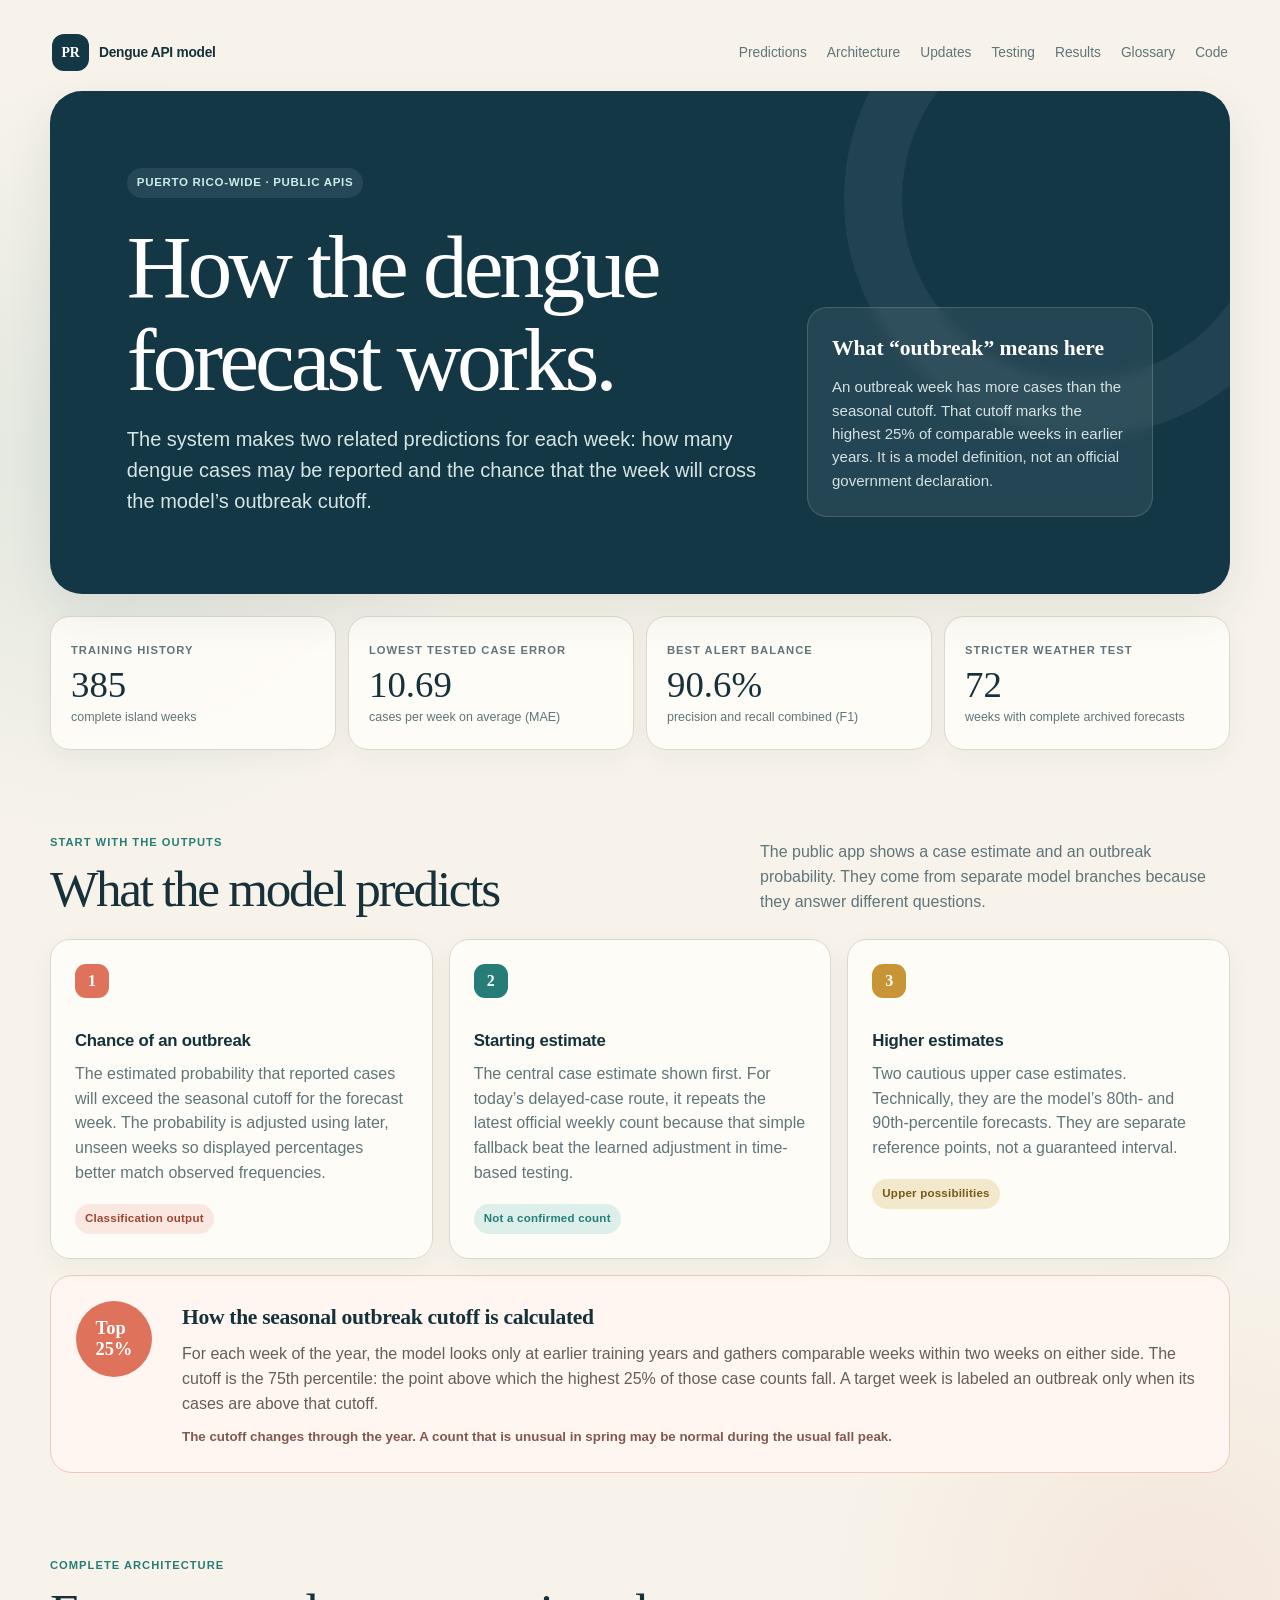
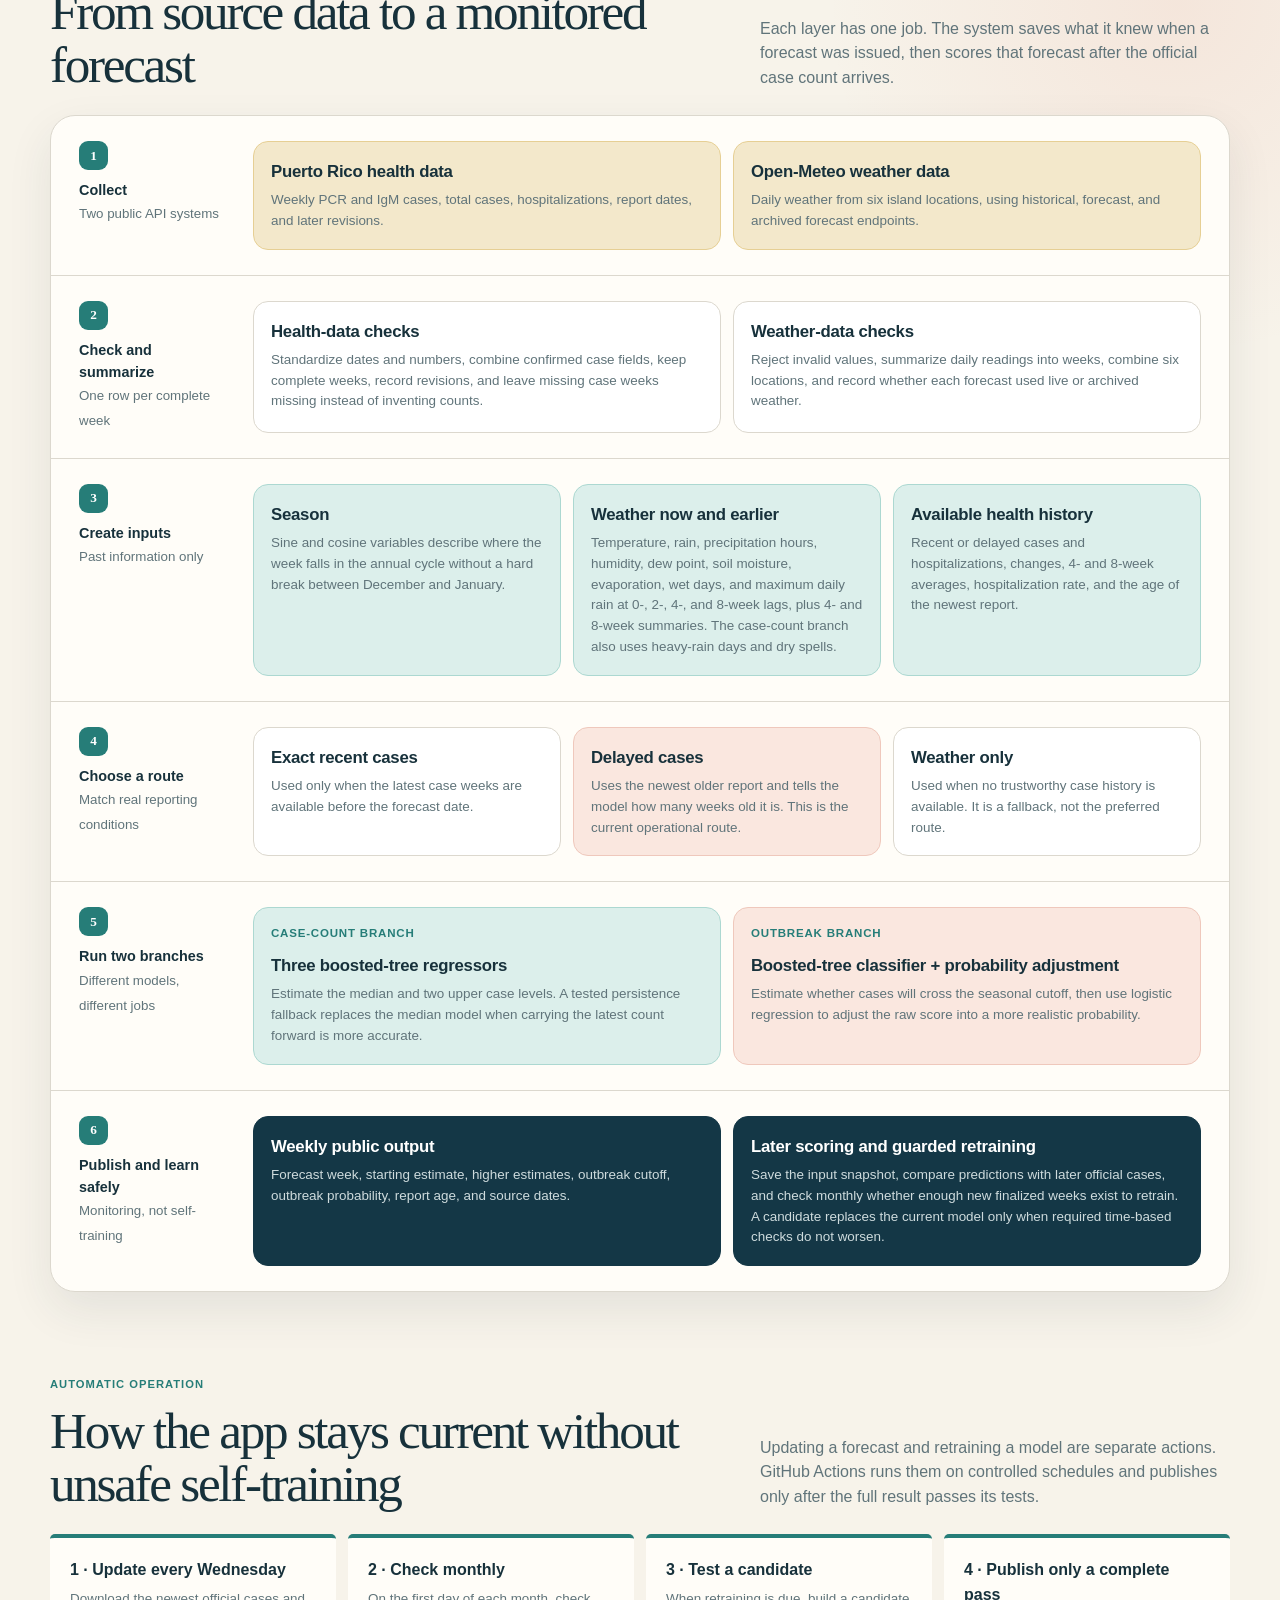
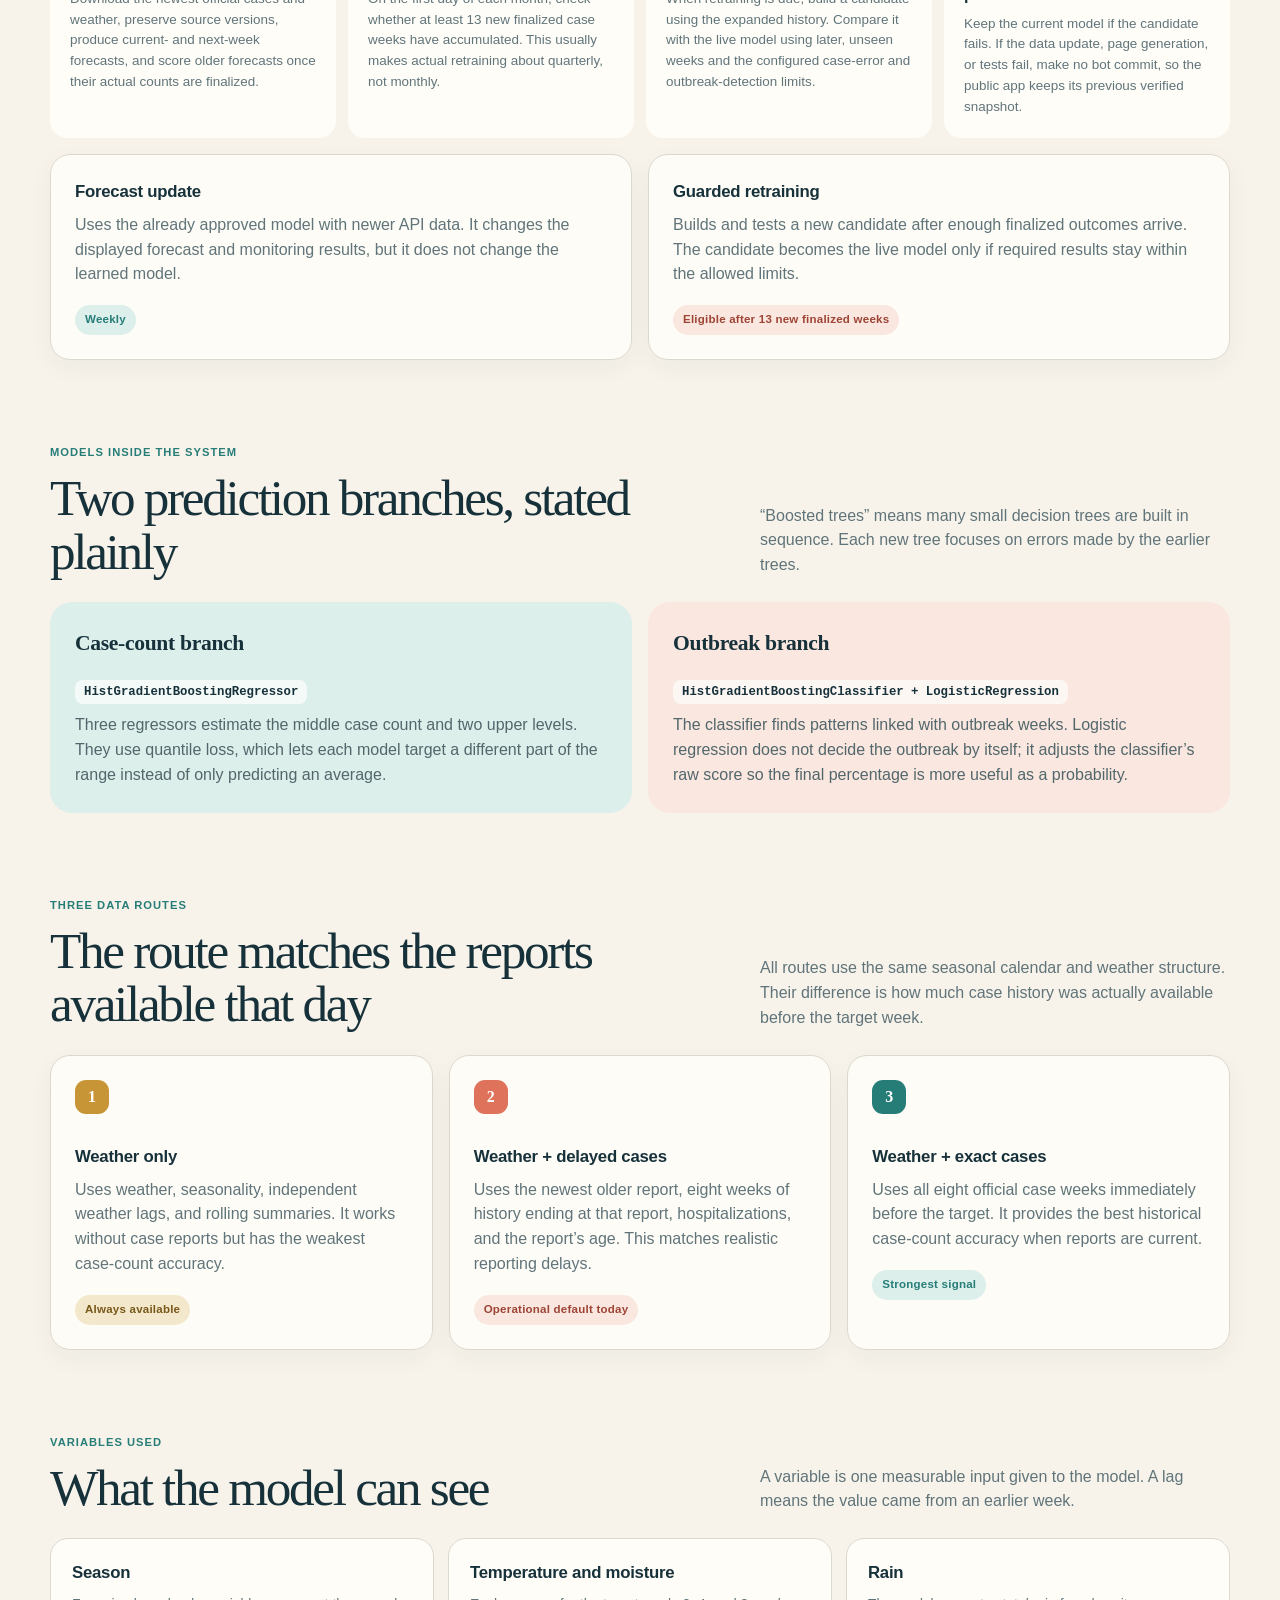
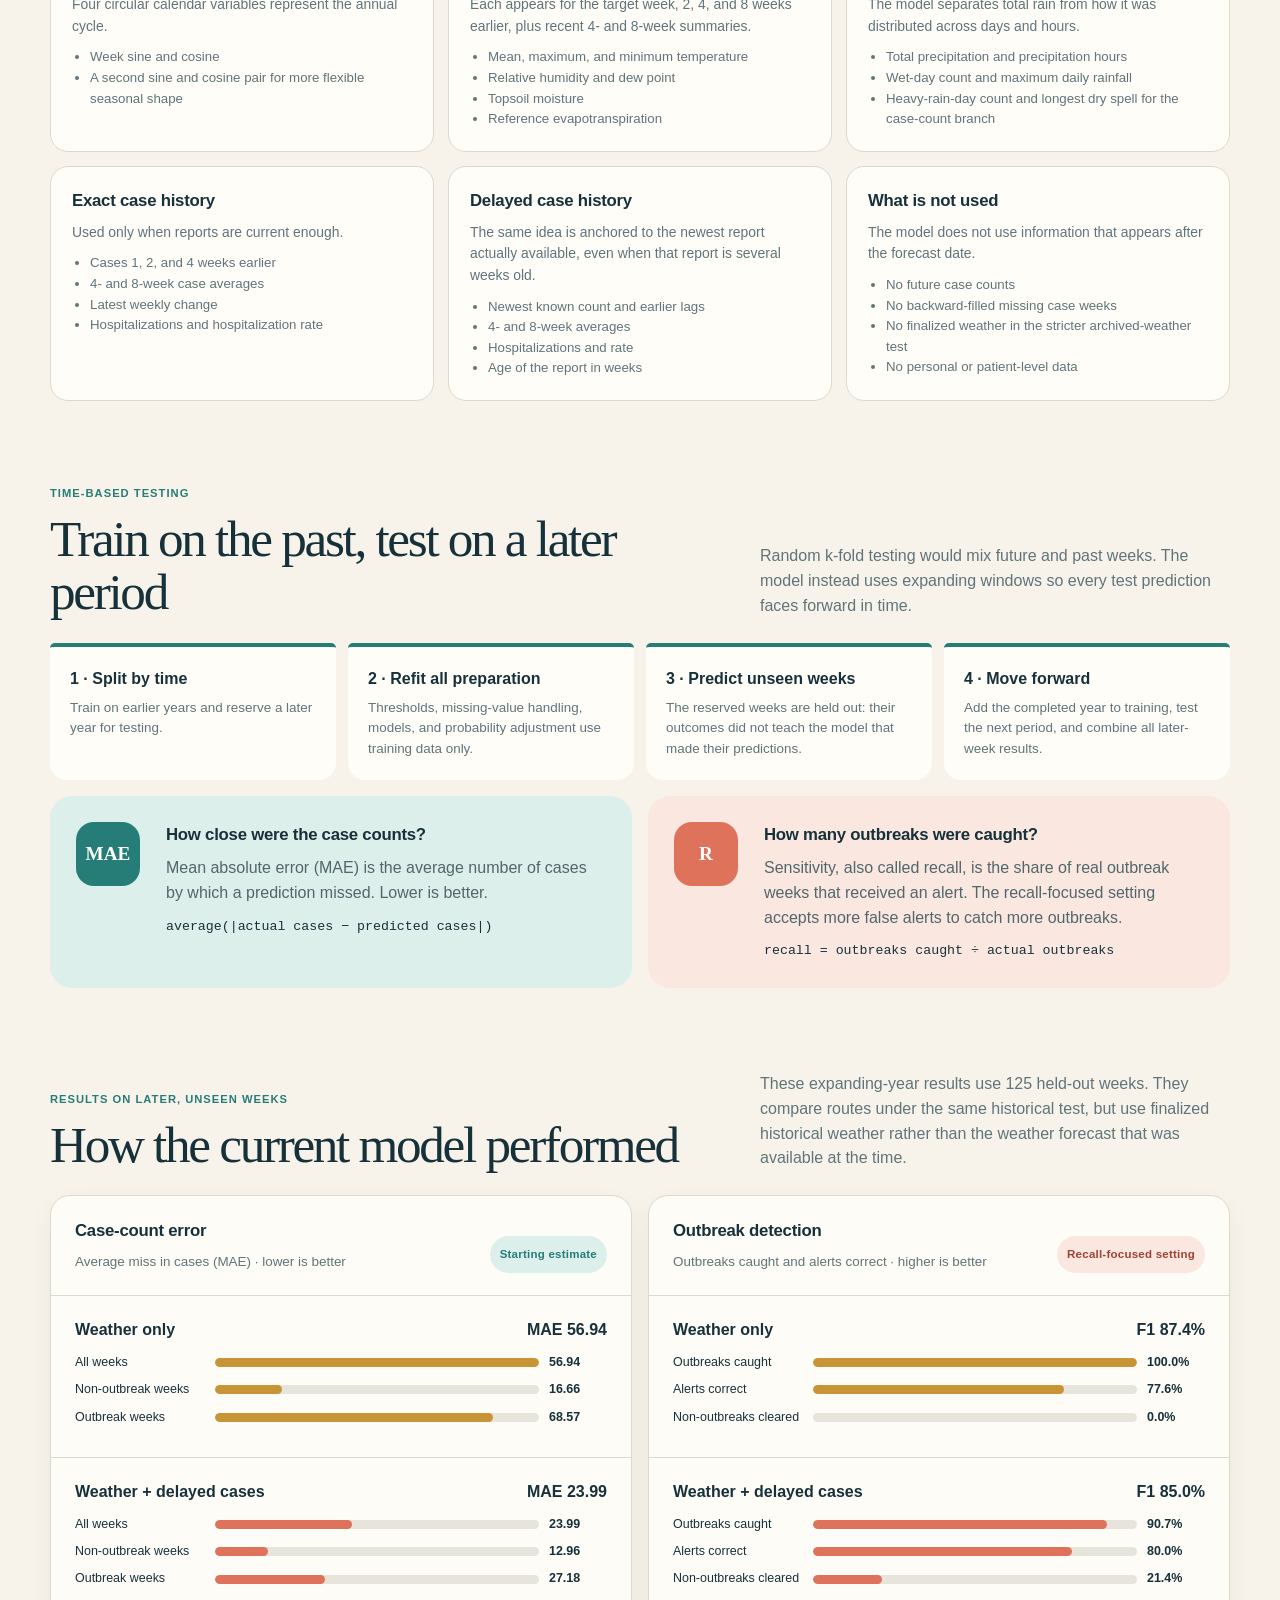
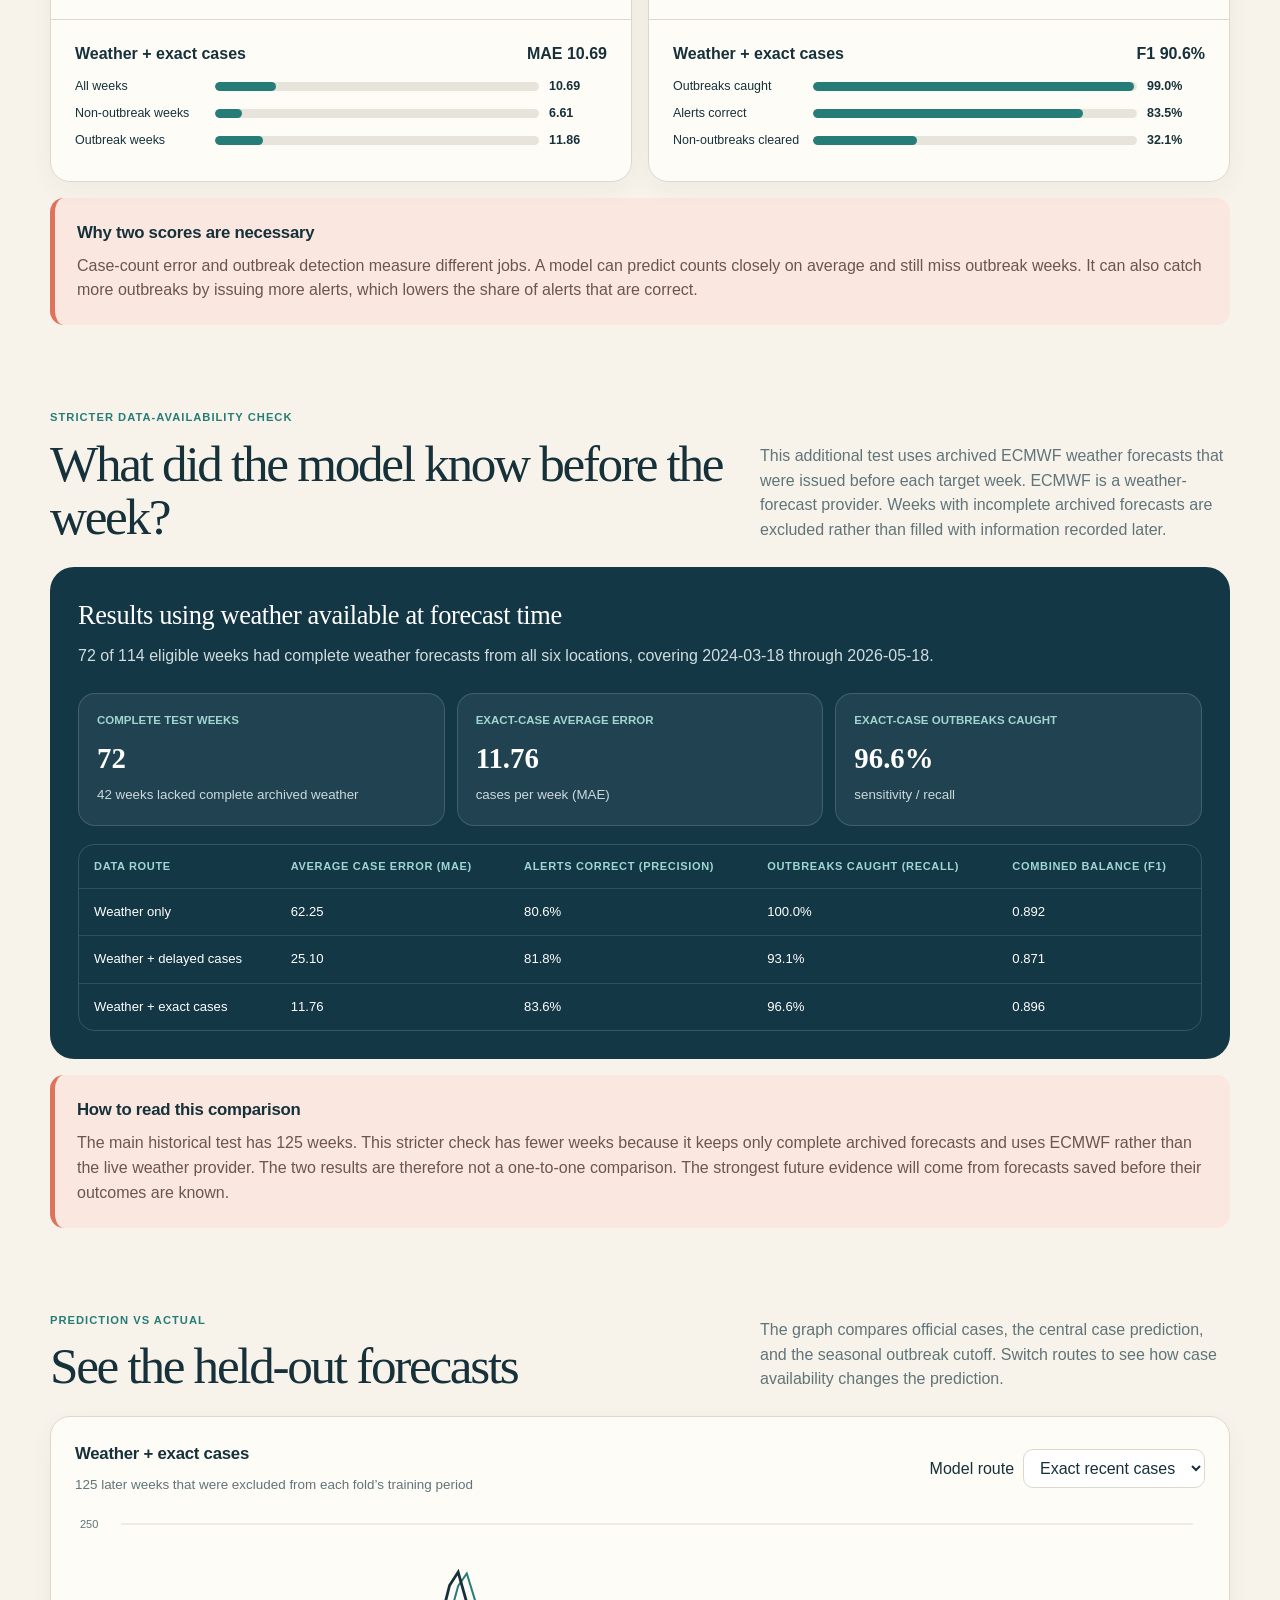
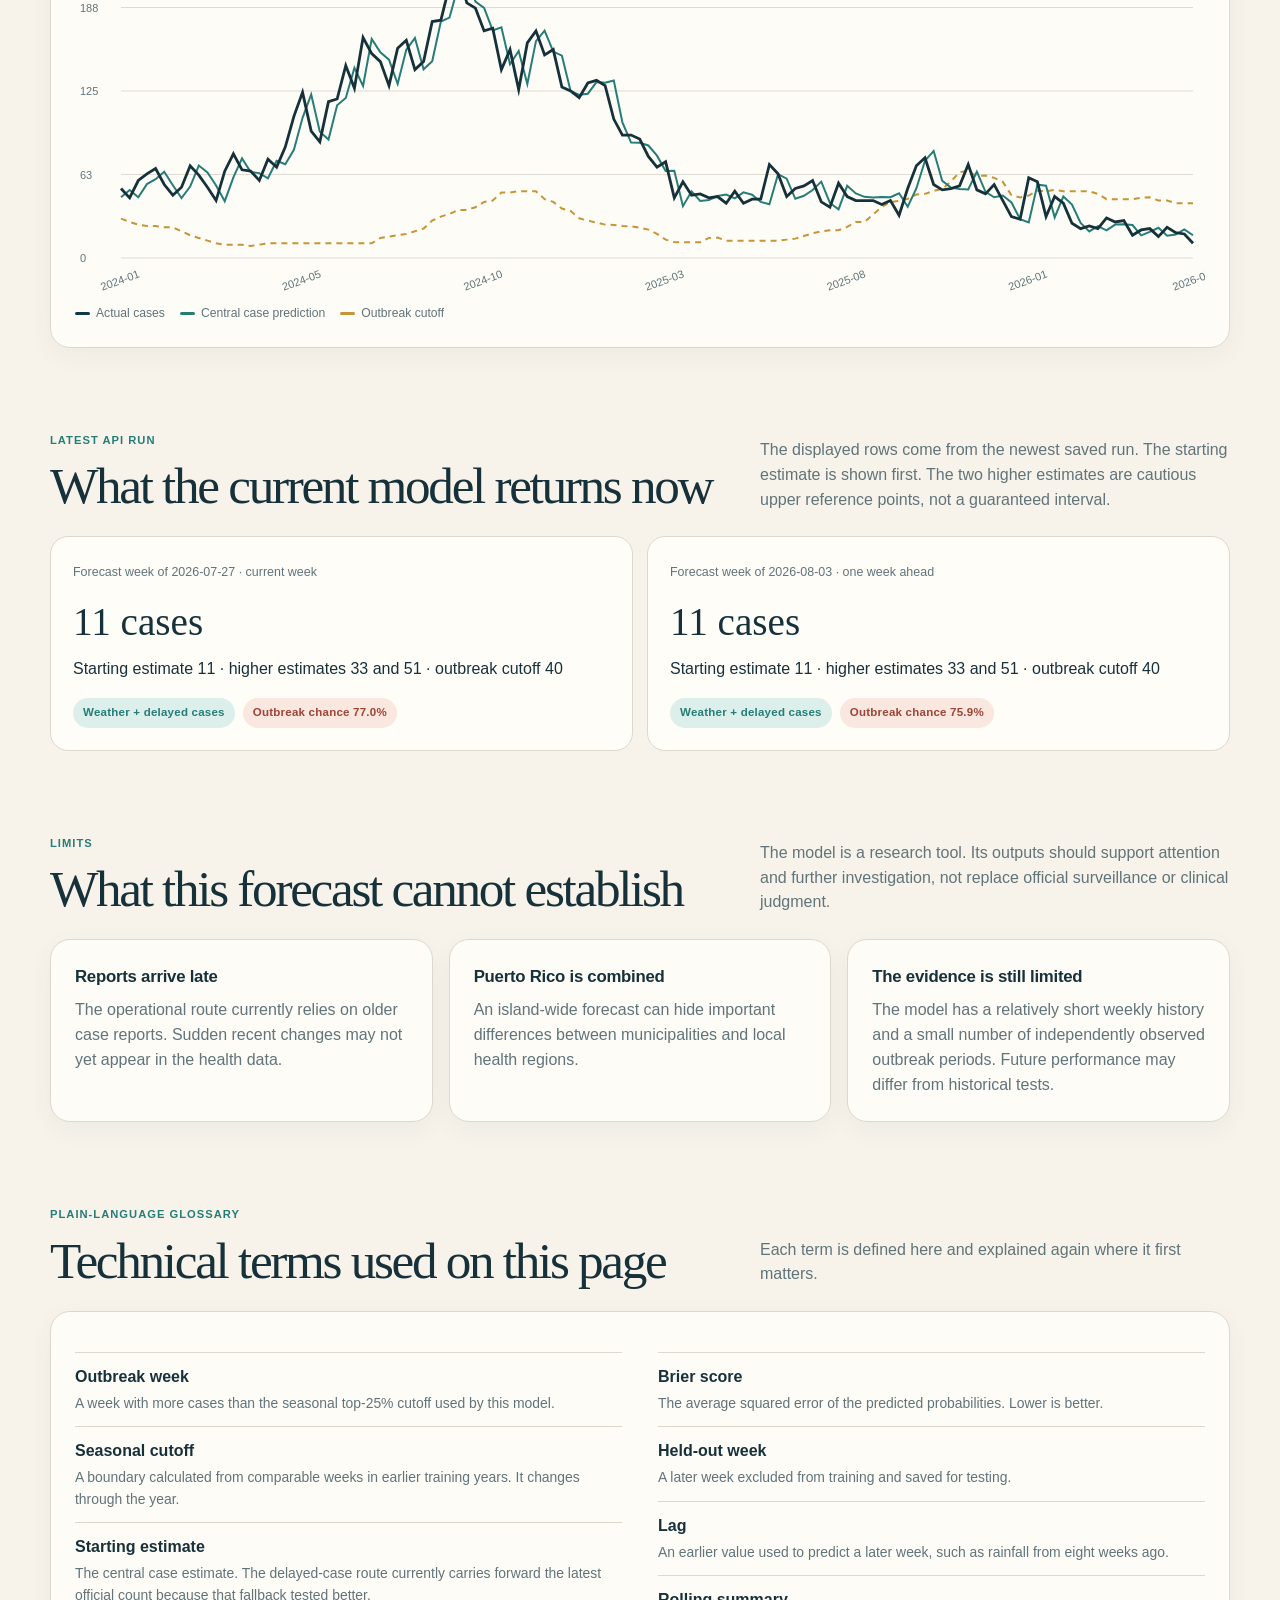
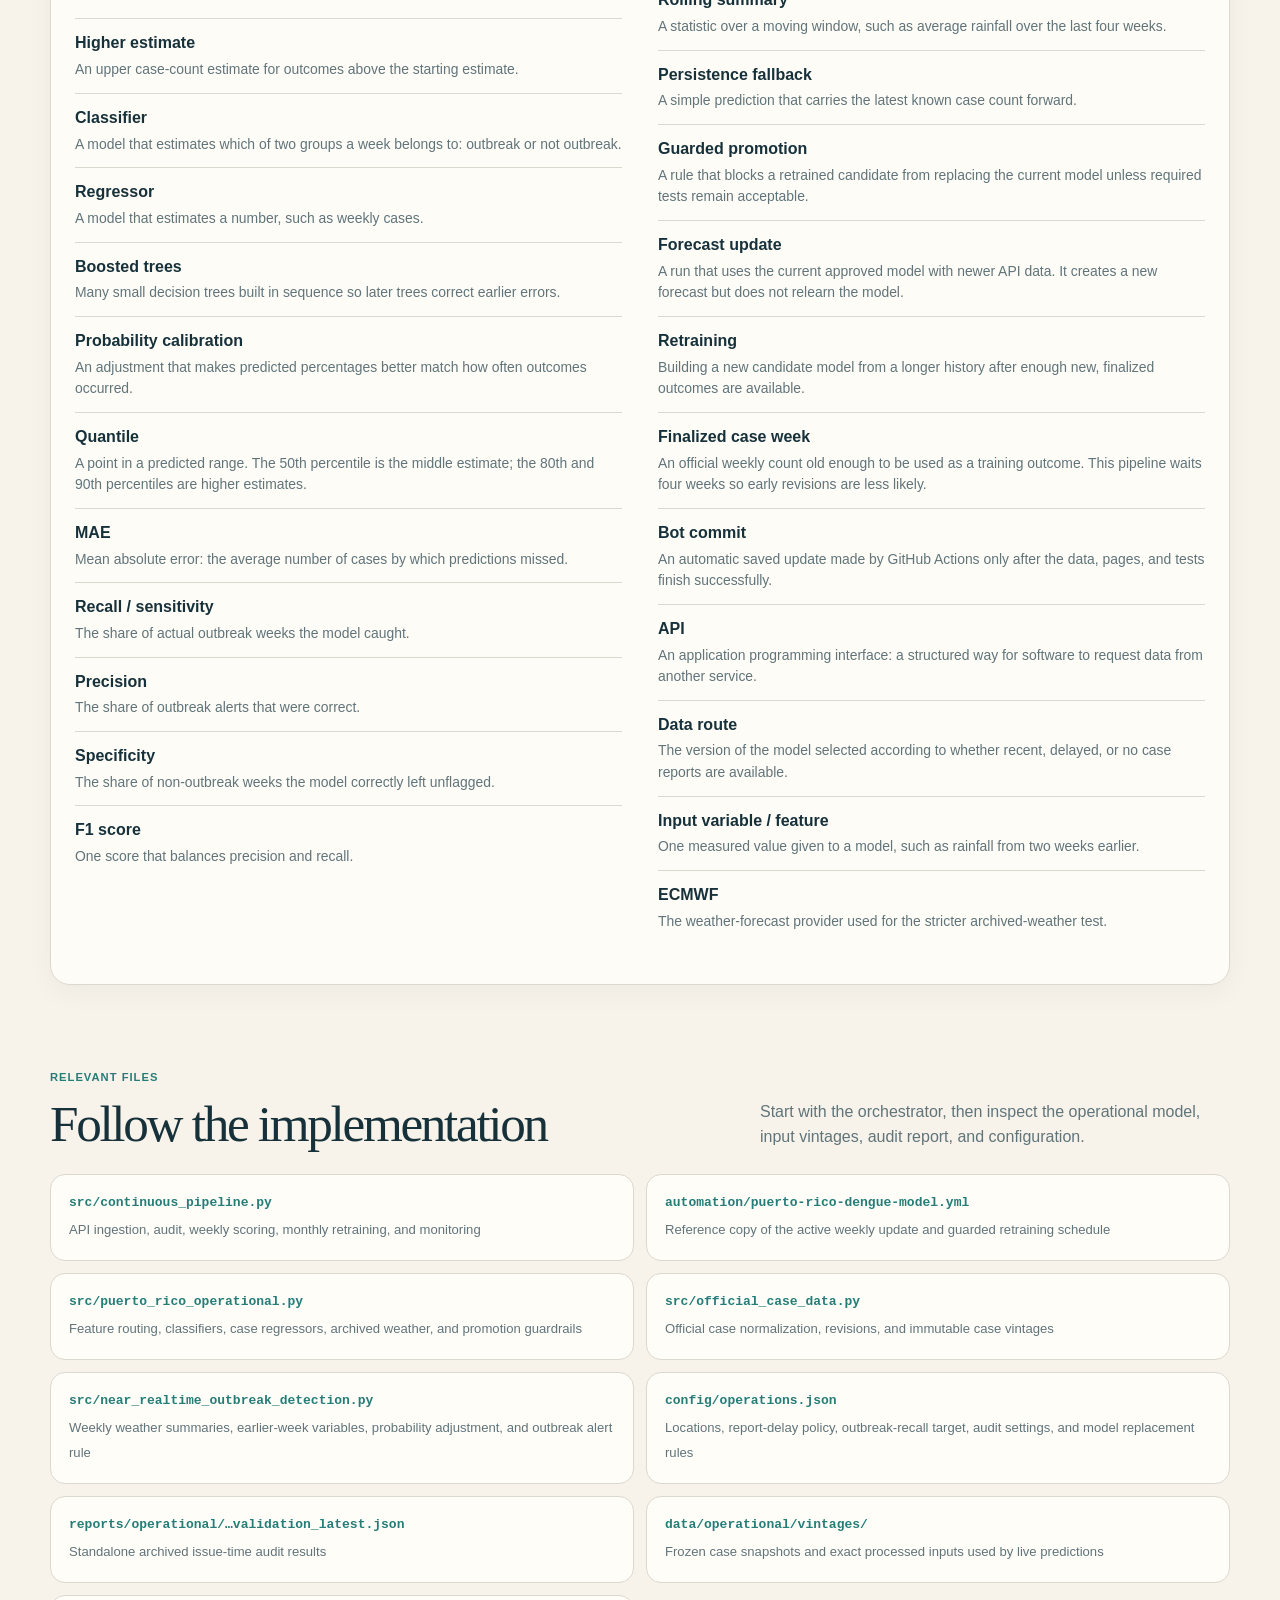
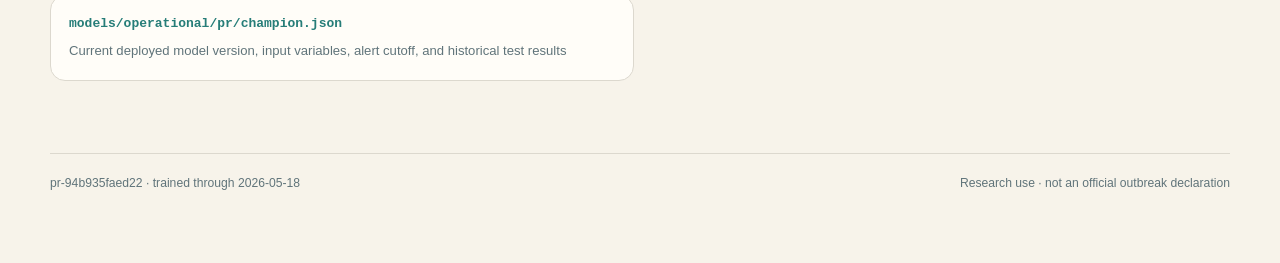
<file: 2026-07-25_Nathan_Nguyen_API_Model/docs/puerto-rico-api-model-focused.html>
<!doctype html>
<html lang="en">
<head>
  <meta charset="utf-8">
  <meta name="viewport" content="width=device-width, initial-scale=1">
  <meta name="description" content="Focused explainer for the Puerto Rico API dengue forecasting and outbreak-alert model.">
  <title>Puerto Rico dengue API model — focused explainer</title>
  <style>
    :root {
      --ink: #17313b;
      --muted: #60747a;
      --paper: #f7f3ea;
      --card: #fffdf8;
      --line: #dcd8ce;
      --teal: #267d78;
      --teal-soft: #dcefeb;
      --coral: #de725a;
      --coral-soft: #fae7df;
      --gold: #c79536;
      --gold-soft: #f3e8cb;
      --navy: #143746;
      --shadow: 0 18px 46px rgba(28, 55, 63, .09);
    }
    * { box-sizing: border-box; }
    html { scroll-behavior: smooth; }
    body {
      margin: 0;
      color: var(--ink);
      background:
        radial-gradient(circle at 8% 4%, rgba(38,125,120,.11), transparent 24rem),
        radial-gradient(circle at 92% 14%, rgba(222,114,90,.10), transparent 22rem),
        var(--paper);
      font-family: Inter, ui-sans-serif, -apple-system, BlinkMacSystemFont, "Segoe UI", sans-serif;
      line-height: 1.55;
    }
    a { color: inherit; }
    .page { width: min(1180px, calc(100% - 36px)); margin: 0 auto; padding: 22px 0 70px; }
    .nav {
      display: flex; align-items: center; justify-content: space-between; gap: 20px;
      padding: 12px 2px 20px; font-size: .86rem;
    }
    .brand { display: flex; align-items: center; gap: 10px; font-weight: 800; letter-spacing: -.02em; }
    .brand-mark {
      display: grid; place-items: center; width: 37px; height: 37px; border-radius: 12px;
      color: white; background: var(--navy); font-family: Georgia, serif;
    }
    .nav-links { display: flex; flex-wrap: wrap; gap: 20px; color: var(--muted); }
    .nav-links a { text-decoration: none; }
    .hero {
      position: relative; overflow: hidden; display: grid; grid-template-columns: 1.4fr .75fr;
      gap: 34px; align-items: end; min-height: 420px; padding: clamp(34px, 6vw, 78px);
      color: white; border-radius: 32px; background: var(--navy); box-shadow: var(--shadow);
    }
    .hero::after {
      content: ""; position: absolute; width: 360px; height: 360px; right: -90px; top: -130px;
      border: 58px solid rgba(255,255,255,.055); border-radius: 50%;
    }
    .eyebrow, .pill {
      display: inline-flex; align-items: center; width: fit-content; border-radius: 999px;
      padding: 6px 10px; font-size: .72rem; font-weight: 800; letter-spacing: .06em;
      text-transform: uppercase;
    }
    .eyebrow { color: #c9eee8; background: rgba(255,255,255,.08); }
    h1, h2 { font-family: Georgia, "Times New Roman", serif; letter-spacing: -.045em; line-height: 1.04; }
    h1 { max-width: 780px; margin: 22px 0 18px; font-size: clamp(3rem, 7vw, 6.35rem); font-weight: 500; }
    h2 { margin: 0; font-size: clamp(2rem, 4vw, 3.55rem); font-weight: 500; }
    h3 { margin: 0 0 8px; font-size: 1.05rem; letter-spacing: -.015em; }
    p { margin: 0; }
    .hero-copy { max-width: 700px; color: #d7e4e6; font-size: clamp(1rem, 1.8vw, 1.25rem); }
    .hero-note {
      position: relative; z-index: 1; padding: 24px; border: 1px solid rgba(255,255,255,.16);
      border-radius: 20px; background: rgba(255,255,255,.07); backdrop-filter: blur(6px);
    }
    .hero-note strong { display: block; margin-bottom: 10px; font-family: Georgia, serif; font-size: 1.35rem; }
    .hero-note p { color: #d6e2e3; font-size: .94rem; }
    .stats { display: grid; grid-template-columns: repeat(4, 1fr); margin: 22px 0 76px; gap: 12px; }
    .stat, .card {
      border: 1px solid var(--line); border-radius: 20px; background: rgba(255,253,248,.91);
      box-shadow: 0 8px 26px rgba(27,54,62,.045);
    }
    .stat { padding: 20px; }
    .stat-label, .kicker { color: var(--muted); font-size: .7rem; font-weight: 850; letter-spacing: .09em; text-transform: uppercase; }
    .stat-value { display: block; margin: 5px 0 1px; font-family: Georgia, serif; font-size: 2.3rem; line-height: 1; }
    .stat-caption { color: var(--muted); font-size: .78rem; }
    .section { margin-top: 84px; scroll-margin-top: 20px; }
    .section-head { display: grid; grid-template-columns: 1fr minmax(280px, 470px); gap: 28px; align-items: end; margin-bottom: 24px; }
    .section-head p { color: var(--muted); }
    .kicker { margin-bottom: 10px; color: var(--teal); }
    .grid-2, .grid-3 { display: grid; gap: 16px; }
    .grid-2 { grid-template-columns: repeat(2, 1fr); }
    .grid-3 { grid-template-columns: repeat(3, 1fr); }
    .card { padding: 24px; }
    .card p { color: var(--muted); }
    .card-number {
      display: grid; place-items: center; width: 34px; height: 34px; margin-bottom: 30px;
      border-radius: 11px; color: white; background: var(--teal); font: 700 1rem Georgia, serif;
    }
    .card.coral .card-number { background: var(--coral); }
    .card.gold .card-number { background: var(--gold); }
    .pill { margin-top: 18px; color: var(--teal); background: var(--teal-soft); letter-spacing: .02em; text-transform: none; }
    .pill.coral { color: #9d4435; background: var(--coral-soft); }
    .pill.gold { color: #775819; background: var(--gold-soft); }
    .flow {
      display: grid; grid-template-columns: 1fr 42px 1fr 42px 1fr; align-items: center;
      gap: 12px; padding: 32px; border-radius: 24px; color: white; background: var(--navy);
    }
    .flow-step { min-height: 154px; padding: 22px; border: 1px solid rgba(255,255,255,.15); border-radius: 17px; background: rgba(255,255,255,.06); }
    .flow-step span { color: #9fd6d1; font-size: .7rem; font-weight: 800; letter-spacing: .08em; text-transform: uppercase; }
    .flow-step h3 { margin-top: 12px; }
    .flow-step p { color: #cbdadd; font-size: .88rem; }
    .arrow { color: #9fd6d1; text-align: center; font-size: 1.7rem; }
    .definition-card {
      display: grid; grid-template-columns: 86px 1fr; gap: 20px; align-items: start;
      padding: 25px; border: 1px solid #efc8bc; border-radius: 22px; background: #fff6f1;
    }
    .definition-badge {
      display: grid; place-items: center; width: 76px; height: 76px; border-radius: 50%;
      color: white; background: var(--coral); font: 700 1.15rem Georgia, serif;
    }
    .definition-card h3 { font-family: Georgia, serif; font-size: 1.35rem; }
    .definition-card p { color: #665d58; }
    .definition-card small { display: block; margin-top: 10px; color: #80594f; font-weight: 750; }
    .architecture {
      overflow: hidden; border: 1px solid var(--line); border-radius: 25px;
      background: var(--card); box-shadow: var(--shadow);
    }
    .architecture-stage {
      display: grid; grid-template-columns: 150px minmax(0, 1fr); gap: 24px;
      padding: 25px 28px; border-bottom: 1px solid var(--line);
    }
    .architecture-stage:last-child { border-bottom: 0; }
    .stage-label span {
      display: inline-grid; place-items: center; width: 29px; height: 29px; margin-bottom: 9px;
      border-radius: 9px; color: white; background: var(--teal); font: 700 .83rem Georgia, serif;
    }
    .stage-label strong { display: block; font-size: .9rem; }
    .stage-label small { color: var(--muted); }
    .architecture-nodes { display: grid; gap: 12px; }
    .architecture-nodes.two { grid-template-columns: repeat(2, minmax(0, 1fr)); }
    .architecture-nodes.three { grid-template-columns: repeat(3, minmax(0, 1fr)); }
    .architecture-node {
      position: relative; padding: 17px; border: 1px solid var(--line); border-radius: 15px;
      background: white;
    }
    .architecture-node.teal { border-color: #acd8d1; background: var(--teal-soft); }
    .architecture-node.coral { border-color: #efc8bc; background: var(--coral-soft); }
    .architecture-node.gold { border-color: #e6cf94; background: var(--gold-soft); }
    .architecture-node.dark { color: white; border-color: var(--navy); background: var(--navy); }
    .architecture-node h3 { margin-bottom: 5px; }
    .architecture-node p { color: var(--muted); font-size: .84rem; }
    .architecture-node.dark p { color: #cedbdd; }
    .architecture-node code { font-size: .75rem; }
    .branch-title {
      margin-bottom: 10px; color: var(--teal); font-size: .72rem; font-weight: 850;
      letter-spacing: .07em; text-transform: uppercase;
    }
    .plain-technical { display: grid; grid-template-columns: repeat(2, minmax(0,1fr)); gap: 16px; }
    .technical-card { padding: 25px; border-radius: 22px; }
    .technical-card:first-child { background: var(--teal-soft); }
    .technical-card:last-child { background: var(--coral-soft); }
    .technical-card h3 { font-family: Georgia, serif; font-size: 1.35rem; }
    .technical-name {
      display: inline-block; margin: 12px 0 9px; padding: 5px 9px; border-radius: 8px;
      background: rgba(255,255,255,.68); font: 750 .77rem ui-monospace, SFMono-Regular, Menlo, monospace;
    }
    .technical-card p { color: #52676c; }
    .feature-groups { display: grid; grid-template-columns: repeat(3, minmax(0,1fr)); gap: 14px; }
    .feature-group { padding: 21px; border: 1px solid var(--line); border-radius: 18px; background: var(--card); }
    .feature-group h3 { margin-bottom: 8px; }
    .feature-group p { color: var(--muted); font-size: .87rem; }
    .feature-list { margin: 10px 0 0; padding-left: 18px; color: var(--muted); font-size: .83rem; }
    .validation-steps { display: grid; grid-template-columns: repeat(4, 1fr); gap: 12px; }
    .validation-step { padding: 20px; border-top: 4px solid var(--teal); border-radius: 5px 5px 17px 17px; background: var(--card); }
    .validation-step strong { display: block; margin-bottom: 6px; }
    .validation-step p { color: var(--muted); font-size: .84rem; }
    .glossary { columns: 2 320px; column-gap: 36px; }
    .glossary div { break-inside: avoid; padding: 12px 0; border-top: 1px solid var(--line); }
    .glossary dt { font-weight: 850; }
    .glossary dd { margin: 3px 0 0; color: var(--muted); font-size: .87rem; }
    .objective {
      display: grid; grid-template-columns: 72px 1fr; gap: 18px; align-items: start;
      padding: 26px; border-radius: 22px;
    }
    .objective.mae { background: var(--teal-soft); }
    .objective.alert { background: var(--coral-soft); }
    .objective-icon {
      display: grid; place-items: center; width: 64px; height: 64px; border-radius: 18px;
      color: white; background: var(--teal); font: 700 1.2rem Georgia, serif;
    }
    .objective.alert .objective-icon { background: var(--coral); }
    .objective p { color: #52676c; }
    .formula { margin-top: 11px; font-family: ui-monospace, SFMono-Regular, Menlo, monospace; font-size: .83rem; }
    .result-panel { overflow: hidden; padding: 0; }
    .result-head { display: flex; justify-content: space-between; gap: 16px; padding: 22px 24px; border-bottom: 1px solid var(--line); }
    .result-head p { font-size: .84rem; }
    .metric-block { padding: 22px 24px; border-bottom: 1px solid var(--line); }
    .metric-block:last-child { border: 0; }
    .metric-title { display: flex; justify-content: space-between; gap: 12px; margin-bottom: 10px; font-weight: 750; }
    .bar-row { display: grid; grid-template-columns: 130px minmax(80px, 1fr) 58px; gap: 10px; align-items: center; margin: 8px 0; font-size: .78rem; }
    .track { overflow: hidden; height: 9px; border-radius: 99px; background: #e7e4dc; }
    .fill { height: 100%; border-radius: inherit; background: var(--teal); }
    .fill.coral { background: var(--coral); }
    .fill.gold { background: var(--gold); }
    .audit { padding: 28px; border-radius: 24px; background: var(--navy); color: white; }
    .audit h3 { font-family: Georgia, serif; font-size: 1.65rem; font-weight: 500; }
    .audit > p { color: #cfdddf; margin-top: 7px; }
    .audit-grid { display: grid; grid-template-columns: repeat(3, 1fr); gap: 12px; margin-top: 24px; }
    .audit-card { padding: 18px; border: 1px solid rgba(255,255,255,.15); border-radius: 17px; background: rgba(255,255,255,.06); }
    .audit-card span { display: block; color: #9fd6d1; font-size: .72rem; font-weight: 800; text-transform: uppercase; }
    .audit-card strong { display: block; margin: 6px 0 2px; font-family: Georgia, serif; font-size: 1.8rem; }
    .audit-card small { color: #cbd9db; }
    .table-wrap { overflow-x: auto; margin-top: 18px; border: 1px solid rgba(255,255,255,.15); border-radius: 16px; }
    table { width: 100%; border-collapse: collapse; min-width: 680px; font-size: .82rem; }
    th, td { padding: 13px 15px; text-align: left; border-bottom: 1px solid rgba(255,255,255,.12); }
    th { color: #9fd6d1; font-size: .69rem; text-transform: uppercase; letter-spacing: .06em; }
    tr:last-child td { border: 0; }
    .chart-card { padding: 24px; }
    .chart-top { display: flex; justify-content: space-between; gap: 18px; align-items: center; margin-bottom: 16px; }
    .chart-top p { font-size: .84rem; }
    select { padding: 9px 12px; border: 1px solid var(--line); border-radius: 10px; color: var(--ink); background: white; font: inherit; }
    .chart-wrap { position: relative; width: 100%; height: 380px; }
    canvas { width: 100%; height: 100%; }
    .legend { display: flex; flex-wrap: wrap; gap: 15px; color: var(--muted); font-size: .76rem; margin-top: 12px; }
    .legend span::before { content: ""; display: inline-block; width: 15px; height: 3px; margin-right: 6px; vertical-align: middle; border-radius: 2px; background: var(--navy); }
    .legend .prediction::before { background: var(--teal); }
    .legend .threshold::before { background: var(--gold); }
    .live-list { display: grid; grid-template-columns: repeat(2, 1fr); gap: 14px; }
    .live-card { padding: 22px; border: 1px solid var(--line); border-radius: 18px; background: var(--card); }
    .live-date { color: var(--muted); font-size: .78rem; }
    .live-number { margin: 8px 0 4px; font-family: Georgia, serif; font-size: 2.45rem; }
    .live-meta { display: flex; flex-wrap: wrap; gap: 8px; margin-top: 16px; }
    .live-meta .pill { margin: 0; }
    .code-map { display: grid; grid-template-columns: repeat(2, 1fr); gap: 12px; }
    .file { display: block; padding: 18px; border: 1px solid var(--line); border-radius: 15px; background: var(--card); text-decoration: none; }
    .file code { display: block; margin-bottom: 4px; color: var(--teal); font-weight: 800; }
    .file span { color: var(--muted); font-size: .82rem; }
    .warning { padding: 22px; border-left: 5px solid var(--coral); border-radius: 14px; background: var(--coral-soft); }
    .warning p { color: #6d554f; }
    footer { display: flex; justify-content: space-between; gap: 20px; margin-top: 72px; padding-top: 20px; border-top: 1px solid var(--line); color: var(--muted); font-size: .76rem; }
    @media (max-width: 860px) {
      .hero, .section-head { grid-template-columns: 1fr; }
      .stats, .grid-3 { grid-template-columns: repeat(2, 1fr); }
      .flow { grid-template-columns: 1fr; }
      .arrow { transform: rotate(90deg); }
      .audit-grid { grid-template-columns: 1fr; }
      .architecture-stage { grid-template-columns: 1fr; gap: 12px; }
      .architecture-nodes.three, .feature-groups, .validation-steps { grid-template-columns: repeat(2, 1fr); }
    }
    @media (max-width: 600px) {
      .page { width: min(100% - 22px, 1180px); }
      .nav-links { display: none; }
      .hero { min-height: auto; padding: 31px 24px; border-radius: 24px; }
      h1 { font-size: 3rem; }
      .stats, .grid-2, .grid-3, .live-list, .code-map { grid-template-columns: 1fr; }
      .objective { grid-template-columns: 1fr; }
      .definition-card, .architecture-nodes.two, .architecture-nodes.three,
      .plain-technical, .feature-groups, .validation-steps { grid-template-columns: 1fr; }
      .chart-top { align-items: stretch; flex-direction: column; }
      .chart-wrap { height: 320px; }
      .bar-row { grid-template-columns: 105px minmax(60px, 1fr) 52px; }
      footer { flex-direction: column; }
    }
    @media print {
      body { background: white; }
      .page { width: 100%; }
      .nav-links, select { display: none; }
      .hero, .card { box-shadow: none; break-inside: avoid; }
    }
  </style>
</head>
<body>
  <main class="page">
    <nav class="nav">
      <div class="brand"><span class="brand-mark">PR</span><span>Dengue API model</span></div>
      <div class="nav-links"><a href="#predictions">Predictions</a><a href="#architecture">Architecture</a><a href="#updates">Updates</a><a href="#testing">Testing</a><a href="#results">Results</a><a href="#glossary">Glossary</a><a href="#files">Code</a></div>
    </nav>

    <header class="hero">
      <div>
        <span class="eyebrow">Puerto Rico-wide · public APIs</span>
        <h1>How the dengue forecast works.</h1>
        <p class="hero-copy">The system makes two related predictions for each week: how many dengue cases may be reported and the chance that the week will cross the model’s outbreak cutoff.</p>
      </div>
      <aside class="hero-note">
        <strong>What “outbreak” means here</strong>
        <p>An outbreak week has more cases than the seasonal cutoff. That cutoff marks the highest 25% of comparable weeks in earlier years. It is a model definition, not an official government declaration.</p>
      </aside>
    </header>

    <section class="stats" aria-label="Key model results">
      <div class="stat"><span class="stat-label">Training history</span><span class="stat-value" id="trainingRows">—</span><span class="stat-caption">complete island weeks</span></div>
      <div class="stat"><span class="stat-label">Lowest tested case error</span><span class="stat-value" id="bestMae">—</span><span class="stat-caption">cases per week on average (MAE)</span></div>
      <div class="stat"><span class="stat-label">Best alert balance</span><span class="stat-value" id="bestF1">—</span><span class="stat-caption">precision and recall combined (F1)</span></div>
      <div class="stat"><span class="stat-label">Stricter weather test</span><span class="stat-value" id="auditWeeks">—</span><span class="stat-caption">weeks with complete archived forecasts</span></div>
    </section>

    <section class="section" id="predictions">
      <div class="section-head"><div><div class="kicker">Start with the outputs</div><h2>What the model predicts</h2></div><p>The public app shows a case estimate and an outbreak probability. They come from separate model branches because they answer different questions.</p></div>
      <div class="grid-3">
        <article class="card coral"><div class="card-number">1</div><h3>Chance of an outbreak</h3><p>The estimated probability that reported cases will exceed the seasonal cutoff for the forecast week. The probability is adjusted using later, unseen weeks so displayed percentages better match observed frequencies.</p><span class="pill coral">Classification output</span></article>
        <article class="card"><div class="card-number">2</div><h3>Starting estimate</h3><p>The central case estimate shown first. For today’s delayed-case route, it repeats the latest official weekly count because that simple fallback beat the learned adjustment in time-based testing.</p><span class="pill">Not a confirmed count</span></article>
        <article class="card gold"><div class="card-number">3</div><h3>Higher estimates</h3><p>Two cautious upper case estimates. Technically, they are the model’s 80th- and 90th-percentile forecasts. They are separate reference points, not a guaranteed interval.</p><span class="pill gold">Upper possibilities</span></article>
      </div>
      <div class="definition-card" style="margin-top:16px">
        <div class="definition-badge">Top<br>25%</div>
        <div><h3>How the seasonal outbreak cutoff is calculated</h3><p>For each week of the year, the model looks only at earlier training years and gathers comparable weeks within two weeks on either side. The cutoff is the 75th percentile: the point above which the highest 25% of those case counts fall. A target week is labeled an outbreak only when its cases are above that cutoff.</p><small>The cutoff changes through the year. A count that is unusual in spring may be normal during the usual fall peak.</small></div>
      </div>
    </section>

    <section class="section" id="architecture">
      <div class="section-head"><div><div class="kicker">Complete architecture</div><h2>From source data to a monitored forecast</h2></div><p>Each layer has one job. The system saves what it knew when a forecast was issued, then scores that forecast after the official case count arrives.</p></div>
      <div class="architecture">
        <div class="architecture-stage">
          <div class="stage-label"><span>1</span><strong>Collect</strong><small>Two public API systems</small></div>
          <div class="architecture-nodes two">
            <article class="architecture-node gold"><h3>Puerto Rico health data</h3><p>Weekly PCR and IgM cases, total cases, hospitalizations, report dates, and later revisions.</p></article>
            <article class="architecture-node gold"><h3>Open-Meteo weather data</h3><p>Daily weather from six island locations, using historical, forecast, and archived forecast endpoints.</p></article>
          </div>
        </div>
        <div class="architecture-stage">
          <div class="stage-label"><span>2</span><strong>Check and summarize</strong><small>One row per complete week</small></div>
          <div class="architecture-nodes two">
            <article class="architecture-node"><h3>Health-data checks</h3><p>Standardize dates and numbers, combine confirmed case fields, keep complete weeks, record revisions, and leave missing case weeks missing instead of inventing counts.</p></article>
            <article class="architecture-node"><h3>Weather-data checks</h3><p>Reject invalid values, summarize daily readings into weeks, combine six locations, and record whether each forecast used live or archived weather.</p></article>
          </div>
        </div>
        <div class="architecture-stage">
          <div class="stage-label"><span>3</span><strong>Create inputs</strong><small>Past information only</small></div>
          <div class="architecture-nodes three">
            <article class="architecture-node teal"><h3>Season</h3><p>Sine and cosine variables describe where the week falls in the annual cycle without a hard break between December and January.</p></article>
            <article class="architecture-node teal"><h3>Weather now and earlier</h3><p>Temperature, rain, precipitation hours, humidity, dew point, soil moisture, evaporation, wet days, and maximum daily rain at 0-, 2-, 4-, and 8-week lags, plus 4- and 8-week summaries. The case-count branch also uses heavy-rain days and dry spells.</p></article>
            <article class="architecture-node teal"><h3>Available health history</h3><p>Recent or delayed cases and hospitalizations, changes, 4- and 8-week averages, hospitalization rate, and the age of the newest report.</p></article>
          </div>
        </div>
        <div class="architecture-stage">
          <div class="stage-label"><span>4</span><strong>Choose a route</strong><small>Match real reporting conditions</small></div>
          <div class="architecture-nodes three">
            <article class="architecture-node"><h3>Exact recent cases</h3><p>Used only when the latest case weeks are available before the forecast date.</p></article>
            <article class="architecture-node coral"><h3>Delayed cases</h3><p>Uses the newest older report and tells the model how many weeks old it is. This is the current operational route.</p></article>
            <article class="architecture-node"><h3>Weather only</h3><p>Used when no trustworthy case history is available. It is a fallback, not the preferred route.</p></article>
          </div>
        </div>
        <div class="architecture-stage">
          <div class="stage-label"><span>5</span><strong>Run two branches</strong><small>Different models, different jobs</small></div>
          <div class="architecture-nodes two">
            <article class="architecture-node teal"><div class="branch-title">Case-count branch</div><h3>Three boosted-tree regressors</h3><p>Estimate the median and two upper case levels. A tested persistence fallback replaces the median model when carrying the latest count forward is more accurate.</p></article>
            <article class="architecture-node coral"><div class="branch-title">Outbreak branch</div><h3>Boosted-tree classifier + probability adjustment</h3><p>Estimate whether cases will cross the seasonal cutoff, then use logistic regression to adjust the raw score into a more realistic probability.</p></article>
          </div>
        </div>
        <div class="architecture-stage">
          <div class="stage-label"><span>6</span><strong>Publish and learn safely</strong><small>Monitoring, not self-training</small></div>
          <div class="architecture-nodes two">
            <article class="architecture-node dark"><h3>Weekly public output</h3><p>Forecast week, starting estimate, higher estimates, outbreak cutoff, outbreak probability, report age, and source dates.</p></article>
            <article class="architecture-node dark"><h3>Later scoring and guarded retraining</h3><p>Save the input snapshot, compare predictions with later official cases, and check monthly whether enough new finalized weeks exist to retrain. A candidate replaces the current model only when required time-based checks do not worsen.</p></article>
          </div>
        </div>
      </div>
    </section>

    <section class="section" id="updates">
      <div class="section-head"><div><div class="kicker">Automatic operation</div><h2>How the app stays current without unsafe self-training</h2></div><p>Updating a forecast and retraining a model are separate actions. GitHub Actions runs them on controlled schedules and publishes only after the full result passes its tests.</p></div>
      <div class="validation-steps">
        <article class="validation-step"><strong>1 · Update every Wednesday</strong><p>Download the newest official cases and weather, preserve source versions, produce current- and next-week forecasts, and score older forecasts once their actual counts are finalized.</p></article>
        <article class="validation-step"><strong>2 · Check monthly</strong><p>On the first day of each month, check whether at least 13 new finalized case weeks have accumulated. This usually makes actual retraining about quarterly, not monthly.</p></article>
        <article class="validation-step"><strong>3 · Test a candidate</strong><p>When retraining is due, build a candidate using the expanded history. Compare it with the live model using later, unseen weeks and the configured case-error and outbreak-detection limits.</p></article>
        <article class="validation-step"><strong>4 · Publish only a complete pass</strong><p>Keep the current model if the candidate fails. If the data update, page generation, or tests fail, make no bot commit, so the public app keeps its previous verified snapshot.</p></article>
      </div>
      <div class="grid-2" style="margin-top:16px">
        <article class="card"><h3>Forecast update</h3><p>Uses the already approved model with newer API data. It changes the displayed forecast and monitoring results, but it does not change the learned model.</p><span class="pill">Weekly</span></article>
        <article class="card coral"><h3>Guarded retraining</h3><p>Builds and tests a new candidate after enough finalized outcomes arrive. The candidate becomes the live model only if required results stay within the allowed limits.</p><span class="pill coral">Eligible after 13 new finalized weeks</span></article>
      </div>
    </section>

    <section class="section">
      <div class="section-head"><div><div class="kicker">Models inside the system</div><h2>Two prediction branches, stated plainly</h2></div><p>“Boosted trees” means many small decision trees are built in sequence. Each new tree focuses on errors made by the earlier trees.</p></div>
      <div class="plain-technical">
        <article class="technical-card"><h3>Case-count branch</h3><span class="technical-name">HistGradientBoostingRegressor</span><p>Three regressors estimate the middle case count and two upper levels. They use quantile loss, which lets each model target a different part of the range instead of only predicting an average.</p></article>
        <article class="technical-card"><h3>Outbreak branch</h3><span class="technical-name">HistGradientBoostingClassifier + LogisticRegression</span><p>The classifier finds patterns linked with outbreak weeks. Logistic regression does not decide the outbreak by itself; it adjusts the classifier’s raw score so the final percentage is more useful as a probability.</p></article>
      </div>
    </section>

    <section class="section">
      <div class="section-head"><div><div class="kicker">Three data routes</div><h2>The route matches the reports available that day</h2></div><p>All routes use the same seasonal calendar and weather structure. Their difference is how much case history was actually available before the target week.</p></div>
      <div class="grid-3">
        <article class="card gold"><div class="card-number">1</div><h3>Weather only</h3><p>Uses weather, seasonality, independent weather lags, and rolling summaries. It works without case reports but has the weakest case-count accuracy.</p><span class="pill gold">Always available</span></article>
        <article class="card coral"><div class="card-number">2</div><h3>Weather + delayed cases</h3><p>Uses the newest older report, eight weeks of history ending at that report, hospitalizations, and the report’s age. This matches realistic reporting delays.</p><span class="pill coral">Operational default today</span></article>
        <article class="card"><div class="card-number">3</div><h3>Weather + exact cases</h3><p>Uses all eight official case weeks immediately before the target. It provides the best historical case-count accuracy when reports are current.</p><span class="pill">Strongest signal</span></article>
      </div>
    </section>

    <section class="section">
      <div class="section-head"><div><div class="kicker">Variables used</div><h2>What the model can see</h2></div><p>A variable is one measurable input given to the model. A lag means the value came from an earlier week.</p></div>
      <div class="feature-groups">
        <article class="feature-group"><h3>Season</h3><p>Four circular calendar variables represent the annual cycle.</p><ul class="feature-list"><li>Week sine and cosine</li><li>A second sine and cosine pair for more flexible seasonal shape</li></ul></article>
        <article class="feature-group"><h3>Temperature and moisture</h3><p>Each appears for the target week, 2, 4, and 8 weeks earlier, plus recent 4- and 8-week summaries.</p><ul class="feature-list"><li>Mean, maximum, and minimum temperature</li><li>Relative humidity and dew point</li><li>Topsoil moisture</li><li>Reference evapotranspiration</li></ul></article>
        <article class="feature-group"><h3>Rain</h3><p>The model separates total rain from how it was distributed across days and hours.</p><ul class="feature-list"><li>Total precipitation and precipitation hours</li><li>Wet-day count and maximum daily rainfall</li><li>Heavy-rain-day count and longest dry spell for the case-count branch</li></ul></article>
        <article class="feature-group"><h3>Exact case history</h3><p>Used only when reports are current enough.</p><ul class="feature-list"><li>Cases 1, 2, and 4 weeks earlier</li><li>4- and 8-week case averages</li><li>Latest weekly change</li><li>Hospitalizations and hospitalization rate</li></ul></article>
        <article class="feature-group"><h3>Delayed case history</h3><p>The same idea is anchored to the newest report actually available, even when that report is several weeks old.</p><ul class="feature-list"><li>Newest known count and earlier lags</li><li>4- and 8-week averages</li><li>Hospitalizations and rate</li><li>Age of the report in weeks</li></ul></article>
        <article class="feature-group"><h3>What is not used</h3><p>The model does not use information that appears after the forecast date.</p><ul class="feature-list"><li>No future case counts</li><li>No backward-filled missing case weeks</li><li>No finalized weather in the stricter archived-weather test</li><li>No personal or patient-level data</li></ul></article>
      </div>
    </section>

    <section class="section" id="testing">
      <div class="section-head"><div><div class="kicker">Time-based testing</div><h2>Train on the past, test on a later period</h2></div><p>Random k-fold testing would mix future and past weeks. The model instead uses expanding windows so every test prediction faces forward in time.</p></div>
      <div class="validation-steps">
        <article class="validation-step"><strong>1 · Split by time</strong><p>Train on earlier years and reserve a later year for testing.</p></article>
        <article class="validation-step"><strong>2 · Refit all preparation</strong><p>Thresholds, missing-value handling, models, and probability adjustment use training data only.</p></article>
        <article class="validation-step"><strong>3 · Predict unseen weeks</strong><p>The reserved weeks are held out: their outcomes did not teach the model that made their predictions.</p></article>
        <article class="validation-step"><strong>4 · Move forward</strong><p>Add the completed year to training, test the next period, and combine all later-week results.</p></article>
      </div>
      <div class="grid-2" style="margin-top:16px">
        <article class="objective mae"><div class="objective-icon">MAE</div><div><h3>How close were the case counts?</h3><p>Mean absolute error (MAE) is the average number of cases by which a prediction missed. Lower is better.</p><div class="formula">average(|actual cases − predicted cases|)</div></div></article>
        <article class="objective alert"><div class="objective-icon">R</div><div><h3>How many outbreaks were caught?</h3><p>Sensitivity, also called recall, is the share of real outbreak weeks that received an alert. The recall-focused setting accepts more false alerts to catch more outbreaks.</p><div class="formula">recall = outbreaks caught ÷ actual outbreaks</div></div></article>
      </div>
    </section>

    <section class="section" id="results">
      <div class="section-head"><div><div class="kicker">Results on later, unseen weeks</div><h2>How the current model performed</h2></div><p>These expanding-year results use 125 held-out weeks. They compare routes under the same historical test, but use finalized historical weather rather than the weather forecast that was available at the time.</p></div>
      <div class="grid-2">
        <article class="card result-panel"><div class="result-head"><div><h3>Case-count error</h3><p>Average miss in cases (MAE) · lower is better</p></div><span class="pill">Starting estimate</span></div><div id="maeResults"></div></article>
        <article class="card result-panel"><div class="result-head"><div><h3>Outbreak detection</h3><p>Outbreaks caught and alerts correct · higher is better</p></div><span class="pill coral">Recall-focused setting</span></div><div id="alertResults"></div></article>
      </div>
      <div class="warning" style="margin-top:16px"><h3>Why two scores are necessary</h3><p>Case-count error and outbreak detection measure different jobs. A model can predict counts closely on average and still miss outbreak weeks. It can also catch more outbreaks by issuing more alerts, which lowers the share of alerts that are correct.</p></div>
    </section>

    <section class="section" id="audit">
      <div class="section-head"><div><div class="kicker">Stricter data-availability check</div><h2>What did the model know before the week?</h2></div><p>This additional test uses archived ECMWF weather forecasts that were issued before each target week. ECMWF is a weather-forecast provider. Weeks with incomplete archived forecasts are excluded rather than filled with information recorded later.</p></div>
      <article class="audit">
        <h3>Results using weather available at forecast time</h3>
        <p id="auditDescription">Loading the committed audit…</p>
        <div class="audit-grid" id="auditSummary"></div>
        <div class="table-wrap" id="auditTable"></div>
      </article>
      <div class="warning" style="margin-top:16px"><h3>How to read this comparison</h3><p>The main historical test has 125 weeks. This stricter check has fewer weeks because it keeps only complete archived forecasts and uses ECMWF rather than the live weather provider. The two results are therefore not a one-to-one comparison. The strongest future evidence will come from forecasts saved before their outcomes are known.</p></div>
    </section>

    <section class="section" id="chart">
      <div class="section-head"><div><div class="kicker">Prediction vs actual</div><h2>See the held-out forecasts</h2></div><p>The graph compares official cases, the central case prediction, and the seasonal outbreak cutoff. Switch routes to see how case availability changes the prediction.</p></div>
      <article class="card chart-card">
        <div class="chart-top"><div><h3 id="chartTitle">Weather + exact recent cases</h3><p>125 later weeks that were excluded from each fold’s training period</p></div><label for="variantSelect">Model route&nbsp; <select id="variantSelect"><option value="weather_plus_recent_cases">Exact recent cases</option><option value="weather_plus_delayed_cases">Delayed cases</option><option value="weather_only">Weather only</option></select></label></div>
        <div class="chart-wrap"><canvas id="caseChart" role="img" aria-label="Actual and predicted weekly dengue cases"></canvas></div>
        <div class="legend"><span>Actual cases</span><span class="prediction">Central case prediction</span><span class="threshold">Outbreak cutoff</span></div>
      </article>
    </section>

    <section class="section">
      <div class="section-head"><div><div class="kicker">Latest API run</div><h2>What the current model returns now</h2></div><p>The displayed rows come from the newest saved run. The starting estimate is shown first. The two higher estimates are cautious upper reference points, not a guaranteed interval.</p></div>
      <div class="live-list" id="livePredictions"></div>
    </section>

    <section class="section">
      <div class="section-head"><div><div class="kicker">Limits</div><h2>What this forecast cannot establish</h2></div><p>The model is a research tool. Its outputs should support attention and further investigation, not replace official surveillance or clinical judgment.</p></div>
      <div class="grid-3">
        <article class="card coral"><h3>Reports arrive late</h3><p>The operational route currently relies on older case reports. Sudden recent changes may not yet appear in the health data.</p></article>
        <article class="card gold"><h3>Puerto Rico is combined</h3><p>An island-wide forecast can hide important differences between municipalities and local health regions.</p></article>
        <article class="card"><h3>The evidence is still limited</h3><p>The model has a relatively short weekly history and a small number of independently observed outbreak periods. Future performance may differ from historical tests.</p></article>
      </div>
    </section>

    <section class="section" id="glossary">
      <div class="section-head"><div><div class="kicker">Plain-language glossary</div><h2>Technical terms used on this page</h2></div><p>Each term is defined here and explained again where it first matters.</p></div>
      <div class="card">
        <dl class="glossary">
          <div><dt>Outbreak week</dt><dd>A week with more cases than the seasonal top-25% cutoff used by this model.</dd></div>
          <div><dt>Seasonal cutoff</dt><dd>A boundary calculated from comparable weeks in earlier training years. It changes through the year.</dd></div>
          <div><dt>Starting estimate</dt><dd>The central case estimate. The delayed-case route currently carries forward the latest official count because that fallback tested better.</dd></div>
          <div><dt>Higher estimate</dt><dd>An upper case-count estimate for outcomes above the starting estimate.</dd></div>
          <div><dt>Classifier</dt><dd>A model that estimates which of two groups a week belongs to: outbreak or not outbreak.</dd></div>
          <div><dt>Regressor</dt><dd>A model that estimates a number, such as weekly cases.</dd></div>
          <div><dt>Boosted trees</dt><dd>Many small decision trees built in sequence so later trees correct earlier errors.</dd></div>
          <div><dt>Probability calibration</dt><dd>An adjustment that makes predicted percentages better match how often outcomes occurred.</dd></div>
          <div><dt>Quantile</dt><dd>A point in a predicted range. The 50th percentile is the middle estimate; the 80th and 90th percentiles are higher estimates.</dd></div>
          <div><dt>MAE</dt><dd>Mean absolute error: the average number of cases by which predictions missed.</dd></div>
          <div><dt>Recall / sensitivity</dt><dd>The share of actual outbreak weeks the model caught.</dd></div>
          <div><dt>Precision</dt><dd>The share of outbreak alerts that were correct.</dd></div>
          <div><dt>Specificity</dt><dd>The share of non-outbreak weeks the model correctly left unflagged.</dd></div>
          <div><dt>F1 score</dt><dd>One score that balances precision and recall.</dd></div>
          <div><dt>Brier score</dt><dd>The average squared error of the predicted probabilities. Lower is better.</dd></div>
          <div><dt>Held-out week</dt><dd>A later week excluded from training and saved for testing.</dd></div>
          <div><dt>Lag</dt><dd>An earlier value used to predict a later week, such as rainfall from eight weeks ago.</dd></div>
          <div><dt>Rolling summary</dt><dd>A statistic over a moving window, such as average rainfall over the last four weeks.</dd></div>
          <div><dt>Persistence fallback</dt><dd>A simple prediction that carries the latest known case count forward.</dd></div>
          <div><dt>Guarded promotion</dt><dd>A rule that blocks a retrained candidate from replacing the current model unless required tests remain acceptable.</dd></div>
          <div><dt>Forecast update</dt><dd>A run that uses the current approved model with newer API data. It creates a new forecast but does not relearn the model.</dd></div>
          <div><dt>Retraining</dt><dd>Building a new candidate model from a longer history after enough new, finalized outcomes are available.</dd></div>
          <div><dt>Finalized case week</dt><dd>An official weekly count old enough to be used as a training outcome. This pipeline waits four weeks so early revisions are less likely.</dd></div>
          <div><dt>Bot commit</dt><dd>An automatic saved update made by GitHub Actions only after the data, pages, and tests finish successfully.</dd></div>
          <div><dt>API</dt><dd>An application programming interface: a structured way for software to request data from another service.</dd></div>
          <div><dt>Data route</dt><dd>The version of the model selected according to whether recent, delayed, or no case reports are available.</dd></div>
          <div><dt>Input variable / feature</dt><dd>One measured value given to a model, such as rainfall from two weeks earlier.</dd></div>
          <div><dt>ECMWF</dt><dd>The weather-forecast provider used for the stricter archived-weather test.</dd></div>
        </dl>
      </div>
    </section>

    <section class="section" id="files">
      <div class="section-head"><div><div class="kicker">Relevant files</div><h2>Follow the implementation</h2></div><p>Start with the orchestrator, then inspect the operational model, input vintages, audit report, and configuration.</p></div>
      <div class="code-map">
        <a class="file" href="../src/continuous_pipeline.py"><code>src/continuous_pipeline.py</code><span>API ingestion, audit, weekly scoring, monthly retraining, and monitoring</span></a>
        <a class="file" href="../automation/puerto-rico-dengue-model.yml"><code>automation/puerto-rico-dengue-model.yml</code><span>Reference copy of the active weekly update and guarded retraining schedule</span></a>
        <a class="file" href="../src/puerto_rico_operational.py"><code>src/puerto_rico_operational.py</code><span>Feature routing, classifiers, case regressors, archived weather, and promotion guardrails</span></a>
        <a class="file" href="../src/official_case_data.py"><code>src/official_case_data.py</code><span>Official case normalization, revisions, and immutable case vintages</span></a>
        <a class="file" href="../src/near_realtime_outbreak_detection.py"><code>src/near_realtime_outbreak_detection.py</code><span>Weekly weather summaries, earlier-week variables, probability adjustment, and outbreak alert rule</span></a>
        <a class="file" href="../config/operations.json"><code>config/operations.json</code><span>Locations, report-delay policy, outbreak-recall target, audit settings, and model replacement rules</span></a>
        <a class="file" href="../reports/operational/pr_information_available_validation_latest.json"><code>reports/operational/…validation_latest.json</code><span>Standalone archived issue-time audit results</span></a>
        <a class="file" href="../data/operational/vintages/"><code>data/operational/vintages/</code><span>Frozen case snapshots and exact processed inputs used by live predictions</span></a>
        <a class="file" href="../models/operational/pr/champion.json"><code>models/operational/pr/champion.json</code><span>Current deployed model version, input variables, alert cutoff, and historical test results</span></a>
      </div>
    </section>

    <footer><span id="modelFooter">Puerto Rico operational dengue model</span><span>Research use · not an official outbreak declaration</span></footer>
  </main>

  <script>
    const MODEL = {"case_forecast_residual_scales":{"weather_plus_delayed_cases":{"0.5":0.0,"0.8":0.0,"0.9":0.0},"weather_plus_recent_cases":{"0.5":0.5,"0.8":1.2000000000000002,"0.9":1.5}},"case_forecast_schema_version":6,"case_forecast_upper_offsets":{"weather_only":{"0.8":100.40374108503126,"0.9":127.04768865292253},"weather_plus_delayed_cases":{"0.8":22.200000000000003,"0.9":40.0},"weather_plus_recent_cases":{"0.8":10.033457039278103,"0.9":18.201448643471018}},"case_source_publication_date":"2026-06-04T15:56:55.527867Z","created_at_utc":"2026-07-18T16:42:33.746084+00:00","delayed_case_training_age_weeks":[4,12],"delayed_case_validation_age_weeks":8,"feature_manifest":{"delayed_health":["delayed_cases_latest","delayed_cases_lag_1","delayed_cases_lag_2","delayed_cases_lag_4","delayed_cases_mean_4","delayed_cases_mean_8","delayed_cases_change_1","delayed_hospitalized_latest","delayed_hospitalized_mean_4","delayed_hospitalization_rate_mean_4","report_age_weeks"],"exact_health":["cases_lag_1","cases_lag_2","cases_lag_4","cases_mean_4","cases_mean_8","cases_change_1","hospitalized_lag_1","hospitalized_lag_2","hospitalized_mean_4","hospitalization_rate_mean_4"],"weather":["week_sin_1","week_cos_1","week_sin_2","week_cos_2","temperature_2m_mean_lag_0","temperature_2m_mean_lag_2","temperature_2m_mean_lag_4","temperature_2m_mean_lag_8","temperature_2m_mean_rolling_4","temperature_2m_mean_rolling_8","temperature_2m_max_lag_0","temperature_2m_max_lag_2","temperature_2m_max_lag_4","temperature_2m_max_lag_8","temperature_2m_max_rolling_4","temperature_2m_max_rolling_8","temperature_2m_min_lag_0","temperature_2m_min_lag_2","temperature_2m_min_lag_4","temperature_2m_min_lag_8","temperature_2m_min_rolling_4","temperature_2m_min_rolling_8","precipitation_sum_lag_0","precipitation_sum_lag_2","precipitation_sum_lag_4","precipitation_sum_lag_8","precipitation_sum_rolling_4","precipitation_sum_rolling_8","precipitation_hours_lag_0","precipitation_hours_lag_2","precipitation_hours_lag_4","precipitation_hours_lag_8","precipitation_hours_rolling_4","precipitation_hours_rolling_8","relative_humidity_2m_mean_lag_0","relative_humidity_2m_mean_lag_2","relative_humidity_2m_mean_lag_4","relative_humidity_2m_mean_lag_8","relative_humidity_2m_mean_rolling_4","relative_humidity_2m_mean_rolling_8","dew_point_2m_mean_lag_0","dew_point_2m_mean_lag_2","dew_point_2m_mean_lag_4","dew_point_2m_mean_lag_8","dew_point_2m_mean_rolling_4","dew_point_2m_mean_rolling_8","soil_moisture_0_to_7cm_mean_lag_0","soil_moisture_0_to_7cm_mean_lag_2","soil_moisture_0_to_7cm_mean_lag_4","soil_moisture_0_to_7cm_mean_lag_8","soil_moisture_0_to_7cm_mean_rolling_4","soil_moisture_0_to_7cm_mean_rolling_8","et0_fao_evapotranspiration_lag_0","et0_fao_evapotranspiration_lag_2","et0_fao_evapotranspiration_lag_4","et0_fao_evapotranspiration_lag_8","et0_fao_evapotranspiration_rolling_4","et0_fao_evapotranspiration_rolling_8","wet_day_count_lag_0","wet_day_count_lag_2","wet_day_count_lag_4","wet_day_count_lag_8","wet_day_count_rolling_4","wet_day_count_rolling_8","max_daily_rainfall_lag_0","max_daily_rainfall_lag_2","max_daily_rainfall_lag_4","max_daily_rainfall_lag_8","max_daily_rainfall_rolling_4","max_daily_rainfall_rolling_8"],"weather_case_forecast":["week_sin_1","week_cos_1","week_sin_2","week_cos_2","temperature_2m_mean_lag_0","temperature_2m_mean_lag_2","temperature_2m_mean_lag_4","temperature_2m_mean_lag_8","temperature_2m_mean_rolling_4","temperature_2m_mean_rolling_8","temperature_2m_max_lag_0","temperature_2m_max_lag_2","temperature_2m_max_lag_4","temperature_2m_max_lag_8","temperature_2m_max_rolling_4","temperature_2m_max_rolling_8","temperature_2m_min_lag_0","temperature_2m_min_lag_2","temperature_2m_min_lag_4","temperature_2m_min_lag_8","temperature_2m_min_rolling_4","temperature_2m_min_rolling_8","precipitation_sum_lag_0","precipitation_sum_lag_2","precipitation_sum_lag_4","precipitation_sum_lag_8","precipitation_sum_rolling_4","precipitation_sum_rolling_8","precipitation_hours_lag_0","precipitation_hours_lag_2","precipitation_hours_lag_4","precipitation_hours_lag_8","precipitation_hours_rolling_4","precipitation_hours_rolling_8","relative_humidity_2m_mean_lag_0","relative_humidity_2m_mean_lag_2","relative_humidity_2m_mean_lag_4","relative_humidity_2m_mean_lag_8","relative_humidity_2m_mean_rolling_4","relative_humidity_2m_mean_rolling_8","dew_point_2m_mean_lag_0","dew_point_2m_mean_lag_2","dew_point_2m_mean_lag_4","dew_point_2m_mean_lag_8","dew_point_2m_mean_rolling_4","dew_point_2m_mean_rolling_8","soil_moisture_0_to_7cm_mean_lag_0","soil_moisture_0_to_7cm_mean_lag_2","soil_moisture_0_to_7cm_mean_lag_4","soil_moisture_0_to_7cm_mean_lag_8","soil_moisture_0_to_7cm_mean_rolling_4","soil_moisture_0_to_7cm_mean_rolling_8","et0_fao_evapotranspiration_lag_0","et0_fao_evapotranspiration_lag_2","et0_fao_evapotranspiration_lag_4","et0_fao_evapotranspiration_lag_8","et0_fao_evapotranspiration_rolling_4","et0_fao_evapotranspiration_rolling_8","wet_day_count_lag_0","wet_day_count_lag_2","wet_day_count_lag_4","wet_day_count_lag_8","wet_day_count_rolling_4","wet_day_count_rolling_8","max_daily_rainfall_lag_0","max_daily_rainfall_lag_2","max_daily_rainfall_lag_4","max_daily_rainfall_lag_8","max_daily_rainfall_rolling_4","max_daily_rainfall_rolling_8","heavy_rain_day_count_lag_0","heavy_rain_day_count_lag_2","heavy_rain_day_count_lag_4","heavy_rain_day_count_lag_8","heavy_rain_day_count_rolling_4","heavy_rain_day_count_rolling_8","longest_dry_spell_days_lag_0","longest_dry_spell_days_lag_2","longest_dry_spell_days_lag_4","longest_dry_spell_days_lag_8","longest_dry_spell_days_rolling_4","longest_dry_spell_days_rolling_8"]},"geography":"pr","geography_name":"Puerto Rico","model_schema_version":5,"model_version":"pr-94b935faed22","outbreak_definition":"seasonal_prior_years_q75","training_data_cutoff":"2026-05-18","training_rows":385,"training_weather_cache_state":"fresh_cache","weather_only_alert_gate":0.77,"weather_only_case_forecast_metrics":{"held_out_rows":125.0,"mae":56.943066772667564,"median_absolute_error":42.3482976376455,"normal_week_mae":16.65634758361734,"outbreak_week_mae":68.57222282723875,"p50_threshold_precision":0.9016393442622951,"p50_threshold_recall":0.5670103092783505,"p50_used_persistence_fallback":false,"p80_coverage":0.544,"p80_pinball_loss":29.318920381709127,"p90_coverage":0.632,"p90_pinball_loss":28.304244759202135,"persistence_mae":10.904},"weather_only_metrics":{"brier":0.17382347473432308,"f1":0.8738738738738738,"held_out_rows":125.0,"pr_auc":0.7917180390060263,"precision":0.776,"recall":1.0},"weather_plus_delayed_cases_alert_gate":0.75,"weather_plus_delayed_cases_case_forecast_metrics":{"held_out_rows":125.0,"mae":23.992,"median_absolute_error":19.0,"normal_week_mae":12.964285714285714,"outbreak_week_mae":27.175257731958762,"p50_threshold_precision":0.9117647058823529,"p50_threshold_recall":0.9587628865979382,"p50_used_persistence_fallback":true,"p80_coverage":0.76,"p80_pinball_loss":10.30684742465833,"p90_coverage":0.808,"p90_pinball_loss":6.999535863476987,"persistence_mae":23.992},"weather_plus_delayed_cases_metrics":{"brier":0.17203933693225876,"f1":0.8502415458937198,"held_out_rows":125.0,"pr_auc":0.78769330035575,"precision":0.8,"recall":0.9072164948453608},"weather_plus_recent_cases_alert_gate":0.75,"weather_plus_recent_cases_case_forecast_metrics":{"held_out_rows":125.0,"mae":10.686124023049931,"median_absolute_error":7.658445808312507,"normal_week_mae":6.614882701055818,"outbreak_week_mae":11.861327703625552,"p50_threshold_precision":0.9591836734693877,"p50_threshold_recall":0.9690721649484536,"p50_used_persistence_fallback":false,"p80_coverage":0.768,"p80_pinball_loss":4.376428347672742,"p90_coverage":0.84,"p90_pinball_loss":3.2109364516979784,"persistence_mae":10.904},"weather_plus_recent_cases_metrics":{"brier":0.1627410292581998,"f1":0.9056603773584906,"held_out_rows":125.0,"pr_auc":0.872615930861263,"precision":0.8347826086956521,"recall":0.9896907216494846}};
    const VALIDATION = [{"date":"2024-01-01","year":2024,"variant":"weather_only","actual":52.0,"threshold":29.5,"outbreak":1,"p50":20.771,"p80":49.966,"p90":56.125},{"date":"2024-01-08","year":2024,"variant":"weather_only","actual":45.0,"threshold":27.0,"outbreak":1,"p50":22.238,"p80":51.433,"p90":57.592},{"date":"2024-01-15","year":2024,"variant":"weather_only","actual":58.0,"threshold":25.0,"outbreak":1,"p50":22.594,"p80":51.79,"p90":57.949},{"date":"2024-01-22","year":2024,"variant":"weather_only","actual":63.0,"threshold":24.0,"outbreak":1,"p50":19.859,"p80":49.055,"p90":55.214},{"date":"2024-01-29","year":2024,"variant":"weather_only","actual":67.0,"threshold":24.0,"outbreak":1,"p50":21.9,"p80":51.096,"p90":57.255},{"date":"2024-02-05","year":2024,"variant":"weather_only","actual":55.0,"threshold":23.0,"outbreak":1,"p50":23.956,"p80":53.151,"p90":59.31},{"date":"2024-02-12","year":2024,"variant":"weather_only","actual":47.0,"threshold":23.0,"outbreak":1,"p50":23.418,"p80":52.614,"p90":58.773},{"date":"2024-02-19","year":2024,"variant":"weather_only","actual":53.0,"threshold":20.0,"outbreak":1,"p50":18.387,"p80":47.582,"p90":53.741},{"date":"2024-02-26","year":2024,"variant":"weather_only","actual":69.0,"threshold":17.0,"outbreak":1,"p50":18.148,"p80":47.343,"p90":53.502},{"date":"2024-03-04","year":2024,"variant":"weather_only","actual":62.0,"threshold":15.0,"outbreak":1,"p50":14.381,"p80":43.576,"p90":49.736},{"date":"2024-03-11","year":2024,"variant":"weather_only","actual":53.0,"threshold":13.0,"outbreak":1,"p50":15.065,"p80":44.26,"p90":50.419},{"date":"2024-03-18","year":2024,"variant":"weather_only","actual":43.0,"threshold":11.0,"outbreak":1,"p50":15.346,"p80":44.542,"p90":50.701},{"date":"2024-03-25","year":2024,"variant":"weather_only","actual":65.0,"threshold":10.0,"outbreak":1,"p50":16.502,"p80":45.697,"p90":51.856},{"date":"2024-04-01","year":2024,"variant":"weather_only","actual":78.0,"threshold":10.0,"outbreak":1,"p50":10.211,"p80":39.407,"p90":45.566},{"date":"2024-04-08","year":2024,"variant":"weather_only","actual":66.0,"threshold":10.0,"outbreak":1,"p50":9.768,"p80":38.963,"p90":45.123},{"date":"2024-04-15","year":2024,"variant":"weather_only","actual":65.0,"threshold":9.0,"outbreak":1,"p50":9.113,"p80":38.309,"p90":44.468},{"date":"2024-04-22","year":2024,"variant":"weather_only","actual":58.0,"threshold":10.0,"outbreak":1,"p50":10.388,"p80":39.583,"p90":45.742},{"date":"2024-04-29","year":2024,"variant":"weather_only","actual":74.0,"threshold":11.0,"outbreak":1,"p50":11.349,"p80":40.544,"p90":46.704},{"date":"2024-05-06","year":2024,"variant":"weather_only","actual":68.0,"threshold":11.0,"outbreak":1,"p50":13.405,"p80":42.6,"p90":48.759},{"date":"2024-05-13","year":2024,"variant":"weather_only","actual":83.0,"threshold":11.0,"outbreak":1,"p50":13.985,"p80":43.181,"p90":49.34},{"date":"2024-05-20","year":2024,"variant":"weather_only","actual":106.0,"threshold":11.0,"outbreak":1,"p50":13.142,"p80":42.337,"p90":48.496},{"date":"2024-05-27","year":2024,"variant":"weather_only","actual":124.0,"threshold":11.0,"outbreak":1,"p50":16.071,"p80":45.267,"p90":51.426},{"date":"2024-06-03","year":2024,"variant":"weather_only","actual":95.0,"threshold":11.0,"outbreak":1,"p50":16.186,"p80":45.382,"p90":51.541},{"date":"2024-06-10","year":2024,"variant":"weather_only","actual":87.0,"threshold":11.0,"outbreak":1,"p50":16.113,"p80":45.308,"p90":51.467},{"date":"2024-06-17","year":2024,"variant":"weather_only","actual":117.0,"threshold":11.0,"outbreak":1,"p50":13.624,"p80":42.82,"p90":48.979},{"date":"2024-06-24","year":2024,"variant":"weather_only","actual":119.0,"threshold":11.0,"outbreak":1,"p50":20.063,"p80":49.258,"p90":55.417},{"date":"2024-07-01","year":2024,"variant":"weather_only","actual":144.0,"threshold":11.0,"outbreak":1,"p50":21.605,"p80":50.8,"p90":56.96},{"date":"2024-07-08","year":2024,"variant":"weather_only","actual":127.0,"threshold":11.0,"outbreak":1,"p50":18.212,"p80":47.407,"p90":53.566},{"date":"2024-07-15","year":2024,"variant":"weather_only","actual":165.0,"threshold":11.0,"outbreak":1,"p50":27.087,"p80":56.283,"p90":62.442},{"date":"2024-07-22","year":2024,"variant":"weather_only","actual":153.0,"threshold":11.0,"outbreak":1,"p50":28.486,"p80":57.681,"p90":63.84},{"date":"2024-07-29","year":2024,"variant":"weather_only","actual":147.0,"threshold":15.0,"outbreak":1,"p50":25.242,"p80":54.438,"p90":60.597},{"date":"2024-08-05","year":2024,"variant":"weather_only","actual":129.0,"threshold":16.0,"outbreak":1,"p50":29.339,"p80":58.535,"p90":64.694},{"date":"2024-08-12","year":2024,"variant":"weather_only","actual":157.0,"threshold":17.0,"outbreak":1,"p50":20.243,"p80":49.438,"p90":55.597},{"date":"2024-08-19","year":2024,"variant":"weather_only","actual":163.0,"threshold":18.0,"outbreak":1,"p50":23.647,"p80":52.842,"p90":59.002},{"date":"2024-08-26","year":2024,"variant":"weather_only","actual":141.0,"threshold":20.0,"outbreak":1,"p50":26.92,"p80":56.115,"p90":62.274},{"date":"2024-09-02","year":2024,"variant":"weather_only","actual":147.0,"threshold":22.0,"outbreak":1,"p50":21.388,"p80":50.584,"p90":56.743},{"date":"2024-09-09","year":2024,"variant":"weather_only","actual":177.0,"threshold":28.0,"outbreak":1,"p50":19.373,"p80":48.569,"p90":54.728},{"date":"2024-09-16","year":2024,"variant":"weather_only","actual":178.0,"threshold":31.0,"outbreak":1,"p50":21.711,"p80":50.906,"p90":57.066},{"date":"2024-09-23","year":2024,"variant":"weather_only","actual":204.0,"threshold":33.0,"outbreak":1,"p50":31.385,"p80":60.58,"p90":66.74},{"date":"2024-09-30","year":2024,"variant":"weather_only","actual":214.0,"threshold":36.0,"outbreak":1,"p50":35.306,"p80":64.501,"p90":70.66},{"date":"2024-10-07","year":2024,"variant":"weather_only","actual":191.0,"threshold":36.0,"outbreak":1,"p50":30.823,"p80":60.019,"p90":66.178},{"date":"2024-10-14","year":2024,"variant":"weather_only","actual":187.0,"threshold":38.0,"outbreak":1,"p50":30.873,"p80":60.068,"p90":66.228},{"date":"2024-10-21","year":2024,"variant":"weather_only","actual":170.0,"threshold":42.0,"outbreak":1,"p50":31.31,"p80":60.506,"p90":66.665},{"date":"2024-10-28","year":2024,"variant":"weather_only","actual":172.0,"threshold":43.0,"outbreak":1,"p50":29.359,"p80":58.555,"p90":64.714},{"date":"2024-11-04","year":2024,"variant":"weather_only","actual":141.0,"threshold":49.0,"outbreak":1,"p50":30.457,"p80":59.653,"p90":65.812},{"date":"2024-11-11","year":2024,"variant":"weather_only","actual":156.0,"threshold":49.0,"outbreak":1,"p50":29.994,"p80":59.189,"p90":65.348},{"date":"2024-11-18","year":2024,"variant":"weather_only","actual":126.0,"threshold":50.0,"outbreak":1,"p50":26.951,"p80":56.146,"p90":62.305},{"date":"2024-11-25","year":2024,"variant":"weather_only","actual":161.0,"threshold":50.0,"outbreak":1,"p50":33.258,"p80":62.453,"p90":68.613},{"date":"2024-12-02","year":2024,"variant":"weather_only","actual":170.0,"threshold":50.0,"outbreak":1,"p50":38.088,"p80":67.283,"p90":73.442},{"date":"2024-12-09","year":2024,"variant":"weather_only","actual":152.0,"threshold":44.0,"outbreak":1,"p50":34.633,"p80":63.829,"p90":69.988},{"date":"2024-12-16","year":2024,"variant":"weather_only","actual":156.0,"threshold":42.0,"outbreak":1,"p50":34.537,"p80":63.732,"p90":69.891},{"date":"2024-12-23","year":2024,"variant":"weather_only","actual":128.0,"threshold":37.0,"outbreak":1,"p50":28.695,"p80":57.89,"p90":64.05},{"date":"2024-12-30","year":2025,"variant":"weather_only","actual":125.0,"threshold":35.25,"outbreak":1,"p50":42.854,"p80":113.741,"p90":166.308},{"date":"2025-01-06","year":2025,"variant":"weather_only","actual":120.0,"threshold":29.75,"outbreak":1,"p50":35.841,"p80":106.728,"p90":159.296},{"date":"2025-01-13","year":2025,"variant":"weather_only","actual":131.0,"threshold":28.0,"outbreak":1,"p50":39.378,"p80":110.266,"p90":162.833},{"date":"2025-01-20","year":2025,"variant":"weather_only","actual":133.0,"threshold":26.5,"outbreak":1,"p50":35.699,"p80":106.586,"p90":159.154},{"date":"2025-01-27","year":2025,"variant":"weather_only","actual":129.0,"threshold":25.0,"outbreak":1,"p50":36.059,"p80":106.947,"p90":159.514},{"date":"2025-02-03","year":2025,"variant":"weather_only","actual":104.0,"threshold":24.75,"outbreak":1,"p50":34.823,"p80":105.711,"p90":158.278},{"date":"2025-02-10","year":2025,"variant":"weather_only","actual":92.0,"threshold":24.0,"outbreak":1,"p50":20.263,"p80":91.151,"p90":143.718},{"date":"2025-02-17","year":2025,"variant":"weather_only","actual":92.0,"threshold":23.75,"outbreak":1,"p50":11.335,"p80":82.223,"p90":134.79},{"date":"2025-02-24","year":2025,"variant":"weather_only","actual":89.0,"threshold":22.75,"outbreak":1,"p50":11.412,"p80":82.299,"p90":134.867},{"date":"2025-03-03","year":2025,"variant":"weather_only","actual":76.0,"threshold":21.25,"outbreak":1,"p50":10.055,"p80":80.943,"p90":133.51},{"date":"2025-03-10","year":2025,"variant":"weather_only","actual":68.0,"threshold":18.0,"outbreak":1,"p50":13.686,"p80":84.573,"p90":137.14},{"date":"2025-03-17","year":2025,"variant":"weather_only","actual":72.0,"threshold":13.75,"outbreak":1,"p50":14.01,"p80":84.898,"p90":137.465},{"date":"2025-03-24","year":2025,"variant":"weather_only","actual":45.0,"threshold":12.0,"outbreak":1,"p50":11.996,"p80":82.884,"p90":135.451},{"date":"2025-03-31","year":2025,"variant":"weather_only","actual":57.0,"threshold":11.75,"outbreak":1,"p50":12.798,"p80":83.685,"p90":136.252},{"date":"2025-04-07","year":2025,"variant":"weather_only","actual":47.0,"threshold":11.75,"outbreak":1,"p50":13.948,"p80":84.835,"p90":137.403},{"date":"2025-04-14","year":2025,"variant":"weather_only","actual":48.0,"threshold":11.75,"outbreak":1,"p50":13.601,"p80":84.488,"p90":137.056},{"date":"2025-04-21","year":2025,"variant":"weather_only","actual":45.0,"threshold":15.0,"outbreak":1,"p50":16.727,"p80":87.615,"p90":140.182},{"date":"2025-04-28","year":2025,"variant":"weather_only","actual":46.0,"threshold":15.25,"outbreak":1,"p50":55.333,"p80":126.221,"p90":178.788},{"date":"2025-05-05","year":2025,"variant":"weather_only","actual":41.0,"threshold":13.0,"outbreak":1,"p50":53.488,"p80":124.376,"p90":176.943},{"date":"2025-05-12","year":2025,"variant":"weather_only","actual":50.0,"threshold":13.0,"outbreak":1,"p50":49.499,"p80":120.386,"p90":172.953},{"date":"2025-05-19","year":2025,"variant":"weather_only","actual":41.0,"threshold":13.0,"outbreak":1,"p50":37.353,"p80":108.241,"p90":160.808},{"date":"2025-05-26","year":2025,"variant":"weather_only","actual":44.0,"threshold":13.0,"outbreak":1,"p50":41.768,"p80":112.655,"p90":165.222},{"date":"2025-06-02","year":2025,"variant":"weather_only","actual":44.0,"threshold":13.0,"outbreak":1,"p50":63.32,"p80":134.207,"p90":186.774},{"date":"2025-06-09","year":2025,"variant":"weather_only","actual":70.0,"threshold":13.0,"outbreak":1,"p50":32.214,"p80":103.101,"p90":155.668},{"date":"2025-06-16","year":2025,"variant":"weather_only","actual":63.0,"threshold":13.0,"outbreak":1,"p50":31.438,"p80":102.325,"p90":154.893},{"date":"2025-06-23","year":2025,"variant":"weather_only","actual":46.0,"threshold":13.75,"outbreak":1,"p50":8.671,"p80":79.558,"p90":132.125},{"date":"2025-06-30","year":2025,"variant":"weather_only","actual":52.0,"threshold":14.5,"outbreak":1,"p50":10.394,"p80":81.281,"p90":133.848},{"date":"2025-07-07","year":2025,"variant":"weather_only","actual":54.0,"threshold":16.5,"outbreak":1,"p50":9.471,"p80":80.358,"p90":132.925},{"date":"2025-07-14","year":2025,"variant":"weather_only","actual":58.0,"threshold":18.5,"outbreak":1,"p50":8.209,"p80":79.097,"p90":131.664},{"date":"2025-07-21","year":2025,"variant":"weather_only","actual":42.0,"threshold":20.0,"outbreak":1,"p50":7.3,"p80":78.187,"p90":130.754},{"date":"2025-07-28","year":2025,"variant":"weather_only","actual":38.0,"threshold":20.75,"outbreak":1,"p50":7.222,"p80":78.109,"p90":130.676},{"date":"2025-08-04","year":2025,"variant":"weather_only","actual":56.0,"threshold":20.75,"outbreak":1,"p50":11.304,"p80":82.192,"p90":134.759},{"date":"2025-08-11","year":2025,"variant":"weather_only","actual":46.0,"threshold":23.25,"outbreak":1,"p50":31.117,"p80":102.005,"p90":154.572},{"date":"2025-08-18","year":2025,"variant":"weather_only","actual":43.0,"threshold":27.0,"outbreak":1,"p50":39.385,"p80":110.273,"p90":162.84},{"date":"2025-08-25","year":2025,"variant":"weather_only","actual":43.0,"threshold":27.0,"outbreak":1,"p50":48.466,"p80":119.353,"p90":171.92},{"date":"2025-09-01","year":2025,"variant":"weather_only","actual":43.0,"threshold":32.5,"outbreak":1,"p50":43.073,"p80":113.961,"p90":166.528},{"date":"2025-09-08","year":2025,"variant":"weather_only","actual":40.0,"threshold":38.25,"outbreak":1,"p50":47.502,"p80":118.389,"p90":170.956},{"date":"2025-09-15","year":2025,"variant":"weather_only","actual":43.0,"threshold":42.0,"outbreak":1,"p50":116.581,"p80":187.468,"p90":240.035},{"date":"2025-09-22","year":2025,"variant":"weather_only","actual":32.0,"threshold":42.75,"outbreak":0,"p50":95.969,"p80":166.856,"p90":219.424},{"date":"2025-09-29","year":2025,"variant":"weather_only","actual":52.0,"threshold":44.25,"outbreak":1,"p50":94.348,"p80":165.236,"p90":217.803},{"date":"2025-10-06","year":2025,"variant":"weather_only","actual":69.0,"threshold":47.5,"outbreak":1,"p50":35.646,"p80":106.534,"p90":159.101},{"date":"2025-10-13","year":2025,"variant":"weather_only","actual":75.0,"threshold":48.0,"outbreak":1,"p50":42.996,"p80":113.883,"p90":166.45},{"date":"2025-10-20","year":2025,"variant":"weather_only","actual":55.0,"threshold":50.25,"outbreak":1,"p50":40.207,"p80":111.118,"p90":163.662},{"date":"2025-10-27","year":2025,"variant":"weather_only","actual":51.0,"threshold":51.75,"outbreak":0,"p50":32.206,"p80":104.47,"p90":155.66},{"date":"2025-11-03","year":2025,"variant":"weather_only","actual":52.0,"threshold":57.25,"outbreak":0,"p50":35.389,"p80":106.276,"p90":158.844},{"date":"2025-11-10","year":2025,"variant":"weather_only","actual":54.0,"threshold":64.25,"outbreak":0,"p50":53.417,"p80":124.304,"p90":176.871},{"date":"2025-11-17","year":2025,"variant":"weather_only","actual":70.0,"threshold":65.0,"outbreak":1,"p50":30.218,"p80":101.105,"p90":153.673},{"date":"2025-11-24","year":2025,"variant":"weather_only","actual":51.0,"threshold":61.25,"outbreak":0,"p50":26.908,"p80":97.795,"p90":150.362},{"date":"2025-12-01","year":2025,"variant":"weather_only","actual":48.0,"threshold":61.75,"outbreak":0,"p50":25.393,"p80":96.28,"p90":148.847},{"date":"2025-12-08","year":2025,"variant":"weather_only","actual":55.0,"threshold":60.0,"outbreak":0,"p50":18.34,"p80":89.228,"p90":141.795},{"date":"2025-12-15","year":2025,"variant":"weather_only","actual":43.0,"threshold":57.0,"outbreak":0,"p50":19.55,"p80":90.437,"p90":143.004},{"date":"2025-12-22","year":2025,"variant":"weather_only","actual":31.0,"threshold":47.0,"outbreak":0,"p50":23.015,"p80":93.903,"p90":146.47},{"date":"2025-12-29","year":2026,"variant":"weather_only","actual":29.0,"threshold":45.25,"outbreak":0,"p50":36.849,"p80":129.707,"p90":160.303},{"date":"2026-01-05","year":2026,"variant":"weather_only","actual":60.0,"threshold":46.75,"outbreak":1,"p50":52.349,"p80":145.207,"p90":175.803},{"date":"2026-01-12","year":2026,"variant":"weather_only","actual":57.0,"threshold":50.25,"outbreak":1,"p50":52.453,"p80":145.311,"p90":175.907},{"date":"2026-01-19","year":2026,"variant":"weather_only","actual":31.0,"threshold":50.0,"outbreak":0,"p50":57.412,"p80":150.27,"p90":180.866},{"date":"2026-01-26","year":2026,"variant":"weather_only","actual":46.0,"threshold":51.0,"outbreak":0,"p50":59.505,"p80":152.364,"p90":182.96},{"date":"2026-02-02","year":2026,"variant":"weather_only","actual":41.0,"threshold":50.0,"outbreak":0,"p50":58.069,"p80":150.928,"p90":181.524},{"date":"2026-02-09","year":2026,"variant":"weather_only","actual":26.0,"threshold":50.0,"outbreak":0,"p50":51.394,"p80":144.252,"p90":174.849},{"date":"2026-02-16","year":2026,"variant":"weather_only","actual":22.0,"threshold":50.0,"outbreak":0,"p50":49.648,"p80":142.507,"p90":173.103},{"date":"2026-02-23","year":2026,"variant":"weather_only","actual":24.0,"threshold":50.0,"outbreak":0,"p50":47.634,"p80":140.492,"p90":171.088},{"date":"2026-03-02","year":2026,"variant":"weather_only","actual":22.0,"threshold":48.0,"outbreak":0,"p50":57.487,"p80":150.346,"p90":180.942},{"date":"2026-03-09","year":2026,"variant":"weather_only","actual":30.0,"threshold":44.0,"outbreak":0,"p50":28.645,"p80":121.503,"p90":152.1},{"date":"2026-03-16","year":2026,"variant":"weather_only","actual":27.0,"threshold":44.0,"outbreak":0,"p50":20.466,"p80":113.324,"p90":143.92},{"date":"2026-03-23","year":2026,"variant":"weather_only","actual":28.0,"threshold":44.0,"outbreak":0,"p50":15.041,"p80":107.9,"p90":138.496},{"date":"2026-03-30","year":2026,"variant":"weather_only","actual":17.0,"threshold":44.0,"outbreak":0,"p50":15.363,"p80":108.221,"p90":138.818},{"date":"2026-04-06","year":2026,"variant":"weather_only","actual":21.0,"threshold":45.0,"outbreak":0,"p50":15.141,"p80":107.999,"p90":138.596},{"date":"2026-04-13","year":2026,"variant":"weather_only","actual":22.0,"threshold":45.5,"outbreak":0,"p50":8.916,"p80":101.775,"p90":132.371},{"date":"2026-04-20","year":2026,"variant":"weather_only","actual":16.0,"threshold":43.0,"outbreak":0,"p50":18.235,"p80":111.093,"p90":141.689},{"date":"2026-04-27","year":2026,"variant":"weather_only","actual":23.0,"threshold":43.0,"outbreak":0,"p50":24.137,"p80":116.996,"p90":147.592},{"date":"2026-05-04","year":2026,"variant":"weather_only","actual":19.0,"threshold":41.0,"outbreak":0,"p50":20.535,"p80":113.393,"p90":143.989},{"date":"2026-05-11","year":2026,"variant":"weather_only","actual":18.0,"threshold":41.0,"outbreak":0,"p50":28.87,"p80":121.729,"p90":152.325},{"date":"2026-05-18","year":2026,"variant":"weather_only","actual":11.0,"threshold":41.0,"outbreak":0,"p50":28.422,"p80":121.281,"p90":151.877},{"date":"2024-01-01","year":2024,"variant":"weather_plus_delayed_cases","actual":52.0,"threshold":29.5,"outbreak":1,"p50":43.0,"p80":56.004,"p90":64.909},{"date":"2024-01-08","year":2024,"variant":"weather_plus_delayed_cases","actual":45.0,"threshold":27.0,"outbreak":1,"p50":49.0,"p80":62.004,"p90":70.909},{"date":"2024-01-15","year":2024,"variant":"weather_plus_delayed_cases","actual":58.0,"threshold":25.0,"outbreak":1,"p50":50.0,"p80":63.004,"p90":71.909},{"date":"2024-01-22","year":2024,"variant":"weather_plus_delayed_cases","actual":63.0,"threshold":24.0,"outbreak":1,"p50":44.0,"p80":57.004,"p90":65.909},{"date":"2024-01-29","year":2024,"variant":"weather_plus_delayed_cases","actual":67.0,"threshold":24.0,"outbreak":1,"p50":57.0,"p80":70.004,"p90":78.909},{"date":"2024-02-05","year":2024,"variant":"weather_plus_delayed_cases","actual":55.0,"threshold":23.0,"outbreak":1,"p50":50.0,"p80":63.004,"p90":71.909},{"date":"2024-02-12","year":2024,"variant":"weather_plus_delayed_cases","actual":47.0,"threshold":23.0,"outbreak":1,"p50":61.0,"p80":74.004,"p90":82.909},{"date":"2024-02-19","year":2024,"variant":"weather_plus_delayed_cases","actual":53.0,"threshold":20.0,"outbreak":1,"p50":46.0,"p80":59.004,"p90":67.909},{"date":"2024-02-26","year":2024,"variant":"weather_plus_delayed_cases","actual":69.0,"threshold":17.0,"outbreak":1,"p50":52.0,"p80":65.004,"p90":73.909},{"date":"2024-03-04","year":2024,"variant":"weather_plus_delayed_cases","actual":62.0,"threshold":15.0,"outbreak":1,"p50":45.0,"p80":60.758,"p90":66.909},{"date":"2024-03-11","year":2024,"variant":"weather_plus_delayed_cases","actual":53.0,"threshold":13.0,"outbreak":1,"p50":58.0,"p80":76.107,"p90":79.909},{"date":"2024-03-18","year":2024,"variant":"weather_plus_delayed_cases","actual":43.0,"threshold":11.0,"outbreak":1,"p50":63.0,"p80":76.004,"p90":84.909},{"date":"2024-03-25","year":2024,"variant":"weather_plus_delayed_cases","actual":65.0,"threshold":10.0,"outbreak":1,"p50":67.0,"p80":81.985,"p90":88.909},{"date":"2024-04-01","year":2024,"variant":"weather_plus_delayed_cases","actual":78.0,"threshold":10.0,"outbreak":1,"p50":55.0,"p80":68.004,"p90":76.909},{"date":"2024-04-08","year":2024,"variant":"weather_plus_delayed_cases","actual":66.0,"threshold":10.0,"outbreak":1,"p50":47.0,"p80":60.004,"p90":68.909},{"date":"2024-04-15","year":2024,"variant":"weather_plus_delayed_cases","actual":65.0,"threshold":9.0,"outbreak":1,"p50":53.0,"p80":66.004,"p90":74.909},{"date":"2024-04-22","year":2024,"variant":"weather_plus_delayed_cases","actual":58.0,"threshold":10.0,"outbreak":1,"p50":69.0,"p80":82.004,"p90":90.909},{"date":"2024-04-29","year":2024,"variant":"weather_plus_delayed_cases","actual":74.0,"threshold":11.0,"outbreak":1,"p50":62.0,"p80":75.004,"p90":83.909},{"date":"2024-05-06","year":2024,"variant":"weather_plus_delayed_cases","actual":68.0,"threshold":11.0,"outbreak":1,"p50":53.0,"p80":66.004,"p90":74.909},{"date":"2024-05-13","year":2024,"variant":"weather_plus_delayed_cases","actual":83.0,"threshold":11.0,"outbreak":1,"p50":43.0,"p80":57.814,"p90":64.909},{"date":"2024-05-20","year":2024,"variant":"weather_plus_delayed_cases","actual":106.0,"threshold":11.0,"outbreak":1,"p50":65.0,"p80":78.004,"p90":86.909},{"date":"2024-05-27","year":2024,"variant":"weather_plus_delayed_cases","actual":124.0,"threshold":11.0,"outbreak":1,"p50":78.0,"p80":92.638,"p90":99.909},{"date":"2024-06-03","year":2024,"variant":"weather_plus_delayed_cases","actual":95.0,"threshold":11.0,"outbreak":1,"p50":66.0,"p80":84.133,"p90":89.819},{"date":"2024-06-10","year":2024,"variant":"weather_plus_delayed_cases","actual":87.0,"threshold":11.0,"outbreak":1,"p50":65.0,"p80":78.004,"p90":86.909},{"date":"2024-06-17","year":2024,"variant":"weather_plus_delayed_cases","actual":117.0,"threshold":11.0,"outbreak":1,"p50":58.0,"p80":71.004,"p90":79.909},{"date":"2024-06-24","year":2024,"variant":"weather_plus_delayed_cases","actual":119.0,"threshold":11.0,"outbreak":1,"p50":74.0,"p80":87.004,"p90":95.909},{"date":"2024-07-01","year":2024,"variant":"weather_plus_delayed_cases","actual":144.0,"threshold":11.0,"outbreak":1,"p50":68.0,"p80":81.004,"p90":89.909},{"date":"2024-07-08","year":2024,"variant":"weather_plus_delayed_cases","actual":127.0,"threshold":11.0,"outbreak":1,"p50":83.0,"p80":96.004,"p90":104.909},{"date":"2024-07-15","year":2024,"variant":"weather_plus_delayed_cases","actual":165.0,"threshold":11.0,"outbreak":1,"p50":106.0,"p80":120.772,"p90":127.909},{"date":"2024-07-22","year":2024,"variant":"weather_plus_delayed_cases","actual":153.0,"threshold":11.0,"outbreak":1,"p50":124.0,"p80":137.004,"p90":145.909},{"date":"2024-07-29","year":2024,"variant":"weather_plus_delayed_cases","actual":147.0,"threshold":15.0,"outbreak":1,"p50":95.0,"p80":108.004,"p90":116.909},{"date":"2024-08-05","year":2024,"variant":"weather_plus_delayed_cases","actual":129.0,"threshold":16.0,"outbreak":1,"p50":87.0,"p80":100.004,"p90":108.909},{"date":"2024-08-12","year":2024,"variant":"weather_plus_delayed_cases","actual":157.0,"threshold":17.0,"outbreak":1,"p50":117.0,"p80":130.004,"p90":138.909},{"date":"2024-08-19","year":2024,"variant":"weather_plus_delayed_cases","actual":163.0,"threshold":18.0,"outbreak":1,"p50":119.0,"p80":132.004,"p90":140.909},{"date":"2024-08-26","year":2024,"variant":"weather_plus_delayed_cases","actual":141.0,"threshold":20.0,"outbreak":1,"p50":144.0,"p80":158.924,"p90":169.938},{"date":"2024-09-02","year":2024,"variant":"weather_plus_delayed_cases","actual":147.0,"threshold":22.0,"outbreak":1,"p50":127.0,"p80":140.004,"p90":148.909},{"date":"2024-09-09","year":2024,"variant":"weather_plus_delayed_cases","actual":177.0,"threshold":28.0,"outbreak":1,"p50":165.0,"p80":180.629,"p90":186.909},{"date":"2024-09-16","year":2024,"variant":"weather_plus_delayed_cases","actual":178.0,"threshold":31.0,"outbreak":1,"p50":153.0,"p80":166.004,"p90":174.909},{"date":"2024-09-23","year":2024,"variant":"weather_plus_delayed_cases","actual":204.0,"threshold":33.0,"outbreak":1,"p50":147.0,"p80":162.787,"p90":168.909},{"date":"2024-09-30","year":2024,"variant":"weather_plus_delayed_cases","actual":214.0,"threshold":36.0,"outbreak":1,"p50":129.0,"p80":146.61,"p90":157.72},{"date":"2024-10-07","year":2024,"variant":"weather_plus_delayed_cases","actual":191.0,"threshold":36.0,"outbreak":1,"p50":157.0,"p80":170.004,"p90":178.909},{"date":"2024-10-14","year":2024,"variant":"weather_plus_delayed_cases","actual":187.0,"threshold":38.0,"outbreak":1,"p50":163.0,"p80":176.004,"p90":184.909},{"date":"2024-10-21","year":2024,"variant":"weather_plus_delayed_cases","actual":170.0,"threshold":42.0,"outbreak":1,"p50":141.0,"p80":154.004,"p90":162.909},{"date":"2024-10-28","year":2024,"variant":"weather_plus_delayed_cases","actual":172.0,"threshold":43.0,"outbreak":1,"p50":147.0,"p80":160.004,"p90":168.909},{"date":"2024-11-04","year":2024,"variant":"weather_plus_delayed_cases","actual":141.0,"threshold":49.0,"outbreak":1,"p50":177.0,"p80":190.004,"p90":198.909},{"date":"2024-11-11","year":2024,"variant":"weather_plus_delayed_cases","actual":156.0,"threshold":49.0,"outbreak":1,"p50":178.0,"p80":191.516,"p90":207.994},{"date":"2024-11-18","year":2024,"variant":"weather_plus_delayed_cases","actual":126.0,"threshold":50.0,"outbreak":1,"p50":204.0,"p80":217.401,"p90":227.235},{"date":"2024-11-25","year":2024,"variant":"weather_plus_delayed_cases","actual":161.0,"threshold":50.0,"outbreak":1,"p50":214.0,"p80":237.479,"p90":240.095},{"date":"2024-12-02","year":2024,"variant":"weather_plus_delayed_cases","actual":170.0,"threshold":50.0,"outbreak":1,"p50":191.0,"p80":217.154,"p90":223.617},{"date":"2024-12-09","year":2024,"variant":"weather_plus_delayed_cases","actual":152.0,"threshold":44.0,"outbreak":1,"p50":187.0,"p80":211.817,"p90":218.05},{"date":"2024-12-16","year":2024,"variant":"weather_plus_delayed_cases","actual":156.0,"threshold":42.0,"outbreak":1,"p50":170.0,"p80":188.654,"p90":197.691},{"date":"2024-12-23","year":2024,"variant":"weather_plus_delayed_cases","actual":128.0,"threshold":37.0,"outbreak":1,"p50":172.0,"p80":185.004,"p90":193.909},{"date":"2024-12-30","year":2025,"variant":"weather_plus_delayed_cases","actual":125.0,"threshold":35.25,"outbreak":1,"p50":141.0,"p80":174.317,"p90":176.5},{"date":"2025-01-06","year":2025,"variant":"weather_plus_delayed_cases","actual":120.0,"threshold":29.75,"outbreak":1,"p50":156.0,"p80":181.0,"p90":191.5},{"date":"2025-01-13","year":2025,"variant":"weather_plus_delayed_cases","actual":131.0,"threshold":28.0,"outbreak":1,"p50":126.0,"p80":160.574,"p90":161.5},{"date":"2025-01-20","year":2025,"variant":"weather_plus_delayed_cases","actual":133.0,"threshold":26.5,"outbreak":1,"p50":161.0,"p80":186.0,"p90":196.5},{"date":"2025-01-27","year":2025,"variant":"weather_plus_delayed_cases","actual":129.0,"threshold":25.0,"outbreak":1,"p50":170.0,"p80":195.0,"p90":205.5},{"date":"2025-02-03","year":2025,"variant":"weather_plus_delayed_cases","actual":104.0,"threshold":24.75,"outbreak":1,"p50":152.0,"p80":179.189,"p90":187.5},{"date":"2025-02-10","year":2025,"variant":"weather_plus_delayed_cases","actual":92.0,"threshold":24.0,"outbreak":1,"p50":156.0,"p80":181.0,"p90":191.5},{"date":"2025-02-17","year":2025,"variant":"weather_plus_delayed_cases","actual":92.0,"threshold":23.75,"outbreak":1,"p50":128.0,"p80":158.966,"p90":163.5},{"date":"2025-02-24","year":2025,"variant":"weather_plus_delayed_cases","actual":89.0,"threshold":22.75,"outbreak":1,"p50":125.0,"p80":156.879,"p90":160.5},{"date":"2025-03-03","year":2025,"variant":"weather_plus_delayed_cases","actual":76.0,"threshold":21.25,"outbreak":1,"p50":120.0,"p80":151.312,"p90":155.5},{"date":"2025-03-10","year":2025,"variant":"weather_plus_delayed_cases","actual":68.0,"threshold":18.0,"outbreak":1,"p50":131.0,"p80":156.0,"p90":166.5},{"date":"2025-03-17","year":2025,"variant":"weather_plus_delayed_cases","actual":72.0,"threshold":13.75,"outbreak":1,"p50":133.0,"p80":158.0,"p90":168.5},{"date":"2025-03-24","year":2025,"variant":"weather_plus_delayed_cases","actual":45.0,"threshold":12.0,"outbreak":1,"p50":129.0,"p80":161.541,"p90":164.5},{"date":"2025-03-31","year":2025,"variant":"weather_plus_delayed_cases","actual":57.0,"threshold":11.75,"outbreak":1,"p50":104.0,"p80":139.11,"p90":139.5},{"date":"2025-04-07","year":2025,"variant":"weather_plus_delayed_cases","actual":47.0,"threshold":11.75,"outbreak":1,"p50":92.0,"p80":122.161,"p90":127.5},{"date":"2025-04-14","year":2025,"variant":"weather_plus_delayed_cases","actual":48.0,"threshold":11.75,"outbreak":1,"p50":92.0,"p80":117.0,"p90":127.5},{"date":"2025-04-21","year":2025,"variant":"weather_plus_delayed_cases","actual":45.0,"threshold":15.0,"outbreak":1,"p50":89.0,"p80":122.013,"p90":124.5},{"date":"2025-04-28","year":2025,"variant":"weather_plus_delayed_cases","actual":46.0,"threshold":15.25,"outbreak":1,"p50":76.0,"p80":101.0,"p90":111.5},{"date":"2025-05-05","year":2025,"variant":"weather_plus_delayed_cases","actual":41.0,"threshold":13.0,"outbreak":1,"p50":68.0,"p80":93.0,"p90":103.5},{"date":"2025-05-12","year":2025,"variant":"weather_plus_delayed_cases","actual":50.0,"threshold":13.0,"outbreak":1,"p50":72.0,"p80":97.0,"p90":107.5},{"date":"2025-05-19","year":2025,"variant":"weather_plus_delayed_cases","actual":41.0,"threshold":13.0,"outbreak":1,"p50":45.0,"p80":76.577,"p90":84.895},{"date":"2025-05-26","year":2025,"variant":"weather_plus_delayed_cases","actual":44.0,"threshold":13.0,"outbreak":1,"p50":57.0,"p80":94.933,"p90":95.818},{"date":"2025-06-02","year":2025,"variant":"weather_plus_delayed_cases","actual":44.0,"threshold":13.0,"outbreak":1,"p50":47.0,"p80":84.964,"p90":84.964},{"date":"2025-06-09","year":2025,"variant":"weather_plus_delayed_cases","actual":70.0,"threshold":13.0,"outbreak":1,"p50":48.0,"p80":73.629,"p90":83.5},{"date":"2025-06-16","year":2025,"variant":"weather_plus_delayed_cases","actual":63.0,"threshold":13.0,"outbreak":1,"p50":45.0,"p80":70.0,"p90":80.5},{"date":"2025-06-23","year":2025,"variant":"weather_plus_delayed_cases","actual":46.0,"threshold":13.75,"outbreak":1,"p50":46.0,"p80":71.0,"p90":81.5},{"date":"2025-06-30","year":2025,"variant":"weather_plus_delayed_cases","actual":52.0,"threshold":14.5,"outbreak":1,"p50":41.0,"p80":66.0,"p90":76.5},{"date":"2025-07-07","year":2025,"variant":"weather_plus_delayed_cases","actual":54.0,"threshold":16.5,"outbreak":1,"p50":50.0,"p80":75.0,"p90":85.5},{"date":"2025-07-14","year":2025,"variant":"weather_plus_delayed_cases","actual":58.0,"threshold":18.5,"outbreak":1,"p50":41.0,"p80":66.0,"p90":76.5},{"date":"2025-07-21","year":2025,"variant":"weather_plus_delayed_cases","actual":42.0,"threshold":20.0,"outbreak":1,"p50":44.0,"p80":69.0,"p90":79.5},{"date":"2025-07-28","year":2025,"variant":"weather_plus_delayed_cases","actual":38.0,"threshold":20.75,"outbreak":1,"p50":44.0,"p80":69.0,"p90":79.5},{"date":"2025-08-04","year":2025,"variant":"weather_plus_delayed_cases","actual":56.0,"threshold":20.75,"outbreak":1,"p50":70.0,"p80":95.0,"p90":105.5},{"date":"2025-08-11","year":2025,"variant":"weather_plus_delayed_cases","actual":46.0,"threshold":23.25,"outbreak":1,"p50":63.0,"p80":88.0,"p90":98.5},{"date":"2025-08-18","year":2025,"variant":"weather_plus_delayed_cases","actual":43.0,"threshold":27.0,"outbreak":1,"p50":46.0,"p80":71.0,"p90":86.581},{"date":"2025-08-25","year":2025,"variant":"weather_plus_delayed_cases","actual":43.0,"threshold":27.0,"outbreak":1,"p50":52.0,"p80":77.0,"p90":87.5},{"date":"2025-09-01","year":2025,"variant":"weather_plus_delayed_cases","actual":43.0,"threshold":32.5,"outbreak":1,"p50":54.0,"p80":79.0,"p90":89.5},{"date":"2025-09-08","year":2025,"variant":"weather_plus_delayed_cases","actual":40.0,"threshold":38.25,"outbreak":1,"p50":58.0,"p80":83.908,"p90":93.5},{"date":"2025-09-15","year":2025,"variant":"weather_plus_delayed_cases","actual":43.0,"threshold":42.0,"outbreak":1,"p50":42.0,"p80":88.411,"p90":88.411},{"date":"2025-09-22","year":2025,"variant":"weather_plus_delayed_cases","actual":32.0,"threshold":42.75,"outbreak":0,"p50":38.0,"p80":75.329,"p90":75.329},{"date":"2025-09-29","year":2025,"variant":"weather_plus_delayed_cases","actual":52.0,"threshold":44.25,"outbreak":1,"p50":56.0,"p80":81.0,"p90":91.5},{"date":"2025-10-06","year":2025,"variant":"weather_plus_delayed_cases","actual":69.0,"threshold":47.5,"outbreak":1,"p50":46.0,"p80":82.564,"p90":85.17},{"date":"2025-10-13","year":2025,"variant":"weather_plus_delayed_cases","actual":75.0,"threshold":48.0,"outbreak":1,"p50":43.0,"p80":78.968,"p90":79.913},{"date":"2025-10-20","year":2025,"variant":"weather_plus_delayed_cases","actual":55.0,"threshold":50.25,"outbreak":1,"p50":43.0,"p80":69.613,"p90":78.5},{"date":"2025-10-27","year":2025,"variant":"weather_plus_delayed_cases","actual":51.0,"threshold":51.75,"outbreak":0,"p50":43.0,"p80":78.226,"p90":82.296},{"date":"2025-11-03","year":2025,"variant":"weather_plus_delayed_cases","actual":52.0,"threshold":57.25,"outbreak":0,"p50":40.0,"p80":72.609,"p90":75.5},{"date":"2025-11-10","year":2025,"variant":"weather_plus_delayed_cases","actual":54.0,"threshold":64.25,"outbreak":0,"p50":43.0,"p80":68.0,"p90":78.5},{"date":"2025-11-17","year":2025,"variant":"weather_plus_delayed_cases","actual":70.0,"threshold":65.0,"outbreak":1,"p50":32.0,"p80":57.0,"p90":67.5},{"date":"2025-11-24","year":2025,"variant":"weather_plus_delayed_cases","actual":51.0,"threshold":61.25,"outbreak":0,"p50":52.0,"p80":77.0,"p90":87.5},{"date":"2025-12-01","year":2025,"variant":"weather_plus_delayed_cases","actual":48.0,"threshold":61.75,"outbreak":0,"p50":69.0,"p80":94.0,"p90":104.5},{"date":"2025-12-08","year":2025,"variant":"weather_plus_delayed_cases","actual":55.0,"threshold":60.0,"outbreak":0,"p50":75.0,"p80":100.0,"p90":110.5},{"date":"2025-12-15","year":2025,"variant":"weather_plus_delayed_cases","actual":43.0,"threshold":57.0,"outbreak":0,"p50":55.0,"p80":80.0,"p90":90.5},{"date":"2025-12-22","year":2025,"variant":"weather_plus_delayed_cases","actual":31.0,"threshold":47.0,"outbreak":0,"p50":51.0,"p80":76.0,"p90":86.5},{"date":"2025-12-29","year":2026,"variant":"weather_plus_delayed_cases","actual":29.0,"threshold":45.25,"outbreak":0,"p50":52.0,"p80":74.971,"p90":90.538},{"date":"2026-01-05","year":2026,"variant":"weather_plus_delayed_cases","actual":60.0,"threshold":46.75,"outbreak":1,"p50":54.0,"p80":76.971,"p90":92.538},{"date":"2026-01-12","year":2026,"variant":"weather_plus_delayed_cases","actual":57.0,"threshold":50.25,"outbreak":1,"p50":70.0,"p80":92.971,"p90":108.538},{"date":"2026-01-19","year":2026,"variant":"weather_plus_delayed_cases","actual":31.0,"threshold":50.0,"outbreak":0,"p50":51.0,"p80":73.971,"p90":89.538},{"date":"2026-01-26","year":2026,"variant":"weather_plus_delayed_cases","actual":46.0,"threshold":51.0,"outbreak":0,"p50":48.0,"p80":72.812,"p90":88.379},{"date":"2026-02-02","year":2026,"variant":"weather_plus_delayed_cases","actual":41.0,"threshold":50.0,"outbreak":0,"p50":55.0,"p80":80.678,"p90":96.245},{"date":"2026-02-09","year":2026,"variant":"weather_plus_delayed_cases","actual":26.0,"threshold":50.0,"outbreak":0,"p50":43.0,"p80":66.398,"p90":81.964},{"date":"2026-02-16","year":2026,"variant":"weather_plus_delayed_cases","actual":22.0,"threshold":50.0,"outbreak":0,"p50":31.0,"p80":56.41,"p90":71.977},{"date":"2026-02-23","year":2026,"variant":"weather_plus_delayed_cases","actual":24.0,"threshold":50.0,"outbreak":0,"p50":29.0,"p80":52.128,"p90":67.695},{"date":"2026-03-02","year":2026,"variant":"weather_plus_delayed_cases","actual":22.0,"threshold":48.0,"outbreak":0,"p50":60.0,"p80":82.971,"p90":98.538},{"date":"2026-03-09","year":2026,"variant":"weather_plus_delayed_cases","actual":30.0,"threshold":44.0,"outbreak":0,"p50":57.0,"p80":79.971,"p90":95.538},{"date":"2026-03-16","year":2026,"variant":"weather_plus_delayed_cases","actual":27.0,"threshold":44.0,"outbreak":0,"p50":31.0,"p80":53.971,"p90":69.538},{"date":"2026-03-23","year":2026,"variant":"weather_plus_delayed_cases","actual":28.0,"threshold":44.0,"outbreak":0,"p50":46.0,"p80":68.971,"p90":84.538},{"date":"2026-03-30","year":2026,"variant":"weather_plus_delayed_cases","actual":17.0,"threshold":44.0,"outbreak":0,"p50":41.0,"p80":63.971,"p90":79.538},{"date":"2026-04-06","year":2026,"variant":"weather_plus_delayed_cases","actual":21.0,"threshold":45.0,"outbreak":0,"p50":26.0,"p80":48.971,"p90":64.538},{"date":"2026-04-13","year":2026,"variant":"weather_plus_delayed_cases","actual":22.0,"threshold":45.5,"outbreak":0,"p50":22.0,"p80":44.971,"p90":60.538},{"date":"2026-04-20","year":2026,"variant":"weather_plus_delayed_cases","actual":16.0,"threshold":43.0,"outbreak":0,"p50":24.0,"p80":46.971,"p90":62.538},{"date":"2026-04-27","year":2026,"variant":"weather_plus_delayed_cases","actual":23.0,"threshold":43.0,"outbreak":0,"p50":22.0,"p80":47.03,"p90":62.597},{"date":"2026-05-04","year":2026,"variant":"weather_plus_delayed_cases","actual":19.0,"threshold":41.0,"outbreak":0,"p50":30.0,"p80":53.901,"p90":69.468},{"date":"2026-05-11","year":2026,"variant":"weather_plus_delayed_cases","actual":18.0,"threshold":41.0,"outbreak":0,"p50":27.0,"p80":53.691,"p90":69.258},{"date":"2026-05-18","year":2026,"variant":"weather_plus_delayed_cases","actual":11.0,"threshold":41.0,"outbreak":0,"p50":28.0,"p80":50.971,"p90":66.538},{"date":"2024-01-01","year":2024,"variant":"weather_plus_recent_cases","actual":52.0,"threshold":29.5,"outbreak":1,"p50":45.518,"p80":54.635,"p90":55.618},{"date":"2024-01-08","year":2024,"variant":"weather_plus_recent_cases","actual":45.0,"threshold":27.0,"outbreak":1,"p50":50.839,"p80":57.447,"p90":60.582},{"date":"2024-01-15","year":2024,"variant":"weather_plus_recent_cases","actual":58.0,"threshold":25.0,"outbreak":1,"p50":45.483,"p80":51.713,"p90":55.226},{"date":"2024-01-22","year":2024,"variant":"weather_plus_recent_cases","actual":63.0,"threshold":24.0,"outbreak":1,"p50":55.315,"p80":61.649,"p90":65.058},{"date":"2024-01-29","year":2024,"variant":"weather_plus_recent_cases","actual":67.0,"threshold":24.0,"outbreak":1,"p50":58.954,"p80":67.369,"p90":70.684},{"date":"2024-02-05","year":2024,"variant":"weather_plus_recent_cases","actual":55.0,"threshold":23.0,"outbreak":1,"p50":64.511,"p80":70.364,"p90":74.254},{"date":"2024-02-12","year":2024,"variant":"weather_plus_recent_cases","actual":47.0,"threshold":23.0,"outbreak":1,"p50":54.505,"p80":60.808,"p90":64.248},{"date":"2024-02-19","year":2024,"variant":"weather_plus_recent_cases","actual":53.0,"threshold":20.0,"outbreak":1,"p50":44.827,"p80":50.521,"p90":54.57},{"date":"2024-02-26","year":2024,"variant":"weather_plus_recent_cases","actual":69.0,"threshold":17.0,"outbreak":1,"p50":53.425,"p80":59.119,"p90":63.168},{"date":"2024-03-04","year":2024,"variant":"weather_plus_recent_cases","actual":62.0,"threshold":15.0,"outbreak":1,"p50":69.185,"p80":74.879,"p90":78.928},{"date":"2024-03-11","year":2024,"variant":"weather_plus_recent_cases","actual":53.0,"threshold":13.0,"outbreak":1,"p50":64.103,"p80":69.797,"p90":73.846},{"date":"2024-03-18","year":2024,"variant":"weather_plus_recent_cases","actual":43.0,"threshold":11.0,"outbreak":1,"p50":54.326,"p80":60.372,"p90":64.069},{"date":"2024-03-25","year":2024,"variant":"weather_plus_recent_cases","actual":65.0,"threshold":10.0,"outbreak":1,"p50":42.509,"p80":48.203,"p90":52.252},{"date":"2024-04-01","year":2024,"variant":"weather_plus_recent_cases","actual":78.0,"threshold":10.0,"outbreak":1,"p50":60.328,"p80":66.022,"p90":70.071},{"date":"2024-04-08","year":2024,"variant":"weather_plus_recent_cases","actual":66.0,"threshold":10.0,"outbreak":1,"p50":74.514,"p80":80.208,"p90":84.257},{"date":"2024-04-15","year":2024,"variant":"weather_plus_recent_cases","actual":65.0,"threshold":9.0,"outbreak":1,"p50":64.343,"p80":71.047,"p90":74.086},{"date":"2024-04-22","year":2024,"variant":"weather_plus_recent_cases","actual":58.0,"threshold":10.0,"outbreak":1,"p50":63.538,"p80":69.232,"p90":73.281},{"date":"2024-04-29","year":2024,"variant":"weather_plus_recent_cases","actual":74.0,"threshold":11.0,"outbreak":1,"p50":59.7,"p80":65.394,"p90":69.443},{"date":"2024-05-06","year":2024,"variant":"weather_plus_recent_cases","actual":68.0,"threshold":11.0,"outbreak":1,"p50":72.784,"p80":78.478,"p90":82.527},{"date":"2024-05-13","year":2024,"variant":"weather_plus_recent_cases","actual":83.0,"threshold":11.0,"outbreak":1,"p50":70.218,"p80":75.912,"p90":79.961},{"date":"2024-05-20","year":2024,"variant":"weather_plus_recent_cases","actual":106.0,"threshold":11.0,"outbreak":1,"p50":80.984,"p80":90.478,"p90":92.776},{"date":"2024-05-27","year":2024,"variant":"weather_plus_recent_cases","actual":124.0,"threshold":11.0,"outbreak":1,"p50":104.93,"p80":114.259,"p90":116.708},{"date":"2024-06-03","year":2024,"variant":"weather_plus_recent_cases","actual":95.0,"threshold":11.0,"outbreak":1,"p50":122.452,"p80":131.944,"p90":132.195},{"date":"2024-06-10","year":2024,"variant":"weather_plus_recent_cases","actual":87.0,"threshold":11.0,"outbreak":1,"p50":94.569,"p80":102.351,"p90":104.651},{"date":"2024-06-17","year":2024,"variant":"weather_plus_recent_cases","actual":117.0,"threshold":11.0,"outbreak":1,"p50":88.629,"p80":94.323,"p90":98.372},{"date":"2024-06-24","year":2024,"variant":"weather_plus_recent_cases","actual":119.0,"threshold":11.0,"outbreak":1,"p50":114.267,"p80":124.616,"p90":127.015},{"date":"2024-07-01","year":2024,"variant":"weather_plus_recent_cases","actual":144.0,"threshold":11.0,"outbreak":1,"p50":119.797,"p80":128.168,"p90":129.54},{"date":"2024-07-08","year":2024,"variant":"weather_plus_recent_cases","actual":127.0,"threshold":11.0,"outbreak":1,"p50":142.322,"p80":151.348,"p90":152.474},{"date":"2024-07-15","year":2024,"variant":"weather_plus_recent_cases","actual":165.0,"threshold":11.0,"outbreak":1,"p50":128.76,"p80":136.396,"p90":140.194},{"date":"2024-07-22","year":2024,"variant":"weather_plus_recent_cases","actual":153.0,"threshold":11.0,"outbreak":1,"p50":164.012,"p80":169.706,"p90":174.291},{"date":"2024-07-29","year":2024,"variant":"weather_plus_recent_cases","actual":147.0,"threshold":15.0,"outbreak":1,"p50":153.931,"p80":161.406,"p90":166.125},{"date":"2024-08-05","year":2024,"variant":"weather_plus_recent_cases","actual":129.0,"threshold":16.0,"outbreak":1,"p50":148.494,"p80":157.944,"p90":161.808},{"date":"2024-08-12","year":2024,"variant":"weather_plus_recent_cases","actual":157.0,"threshold":17.0,"outbreak":1,"p50":130.336,"p80":136.03,"p90":140.079},{"date":"2024-08-19","year":2024,"variant":"weather_plus_recent_cases","actual":163.0,"threshold":18.0,"outbreak":1,"p50":155.907,"p80":165.867,"p90":169.402},{"date":"2024-08-26","year":2024,"variant":"weather_plus_recent_cases","actual":141.0,"threshold":20.0,"outbreak":1,"p50":164.605,"p80":172.747,"p90":180.247},{"date":"2024-09-02","year":2024,"variant":"weather_plus_recent_cases","actual":147.0,"threshold":22.0,"outbreak":1,"p50":141.25,"p80":149.145,"p90":155.775},{"date":"2024-09-09","year":2024,"variant":"weather_plus_recent_cases","actual":177.0,"threshold":28.0,"outbreak":1,"p50":147.305,"p80":156.868,"p90":160.757},{"date":"2024-09-16","year":2024,"variant":"weather_plus_recent_cases","actual":178.0,"threshold":31.0,"outbreak":1,"p50":177.01,"p80":186.125,"p90":190.359},{"date":"2024-09-23","year":2024,"variant":"weather_plus_recent_cases","actual":204.0,"threshold":33.0,"outbreak":1,"p50":179.926,"p80":185.62,"p90":190.812},{"date":"2024-09-30","year":2024,"variant":"weather_plus_recent_cases","actual":214.0,"threshold":36.0,"outbreak":1,"p50":203.651,"p80":212.254,"p90":218.767},{"date":"2024-10-07","year":2024,"variant":"weather_plus_recent_cases","actual":191.0,"threshold":36.0,"outbreak":1,"p50":212.972,"p80":222.959,"p90":227.068},{"date":"2024-10-14","year":2024,"variant":"weather_plus_recent_cases","actual":187.0,"threshold":38.0,"outbreak":1,"p50":191.968,"p80":199.38,"p90":201.751},{"date":"2024-10-21","year":2024,"variant":"weather_plus_recent_cases","actual":170.0,"threshold":42.0,"outbreak":1,"p50":187.154,"p80":196.683,"p90":196.897},{"date":"2024-10-28","year":2024,"variant":"weather_plus_recent_cases","actual":172.0,"threshold":43.0,"outbreak":1,"p50":170.388,"p80":178.369,"p90":183.254},{"date":"2024-11-04","year":2024,"variant":"weather_plus_recent_cases","actual":141.0,"threshold":49.0,"outbreak":1,"p50":172.74,"p80":178.434,"p90":182.65},{"date":"2024-11-11","year":2024,"variant":"weather_plus_recent_cases","actual":156.0,"threshold":49.0,"outbreak":1,"p50":145.009,"p80":151.859,"p90":156.292},{"date":"2024-11-18","year":2024,"variant":"weather_plus_recent_cases","actual":126.0,"threshold":50.0,"outbreak":1,"p50":154.998,"p80":163.405,"p90":170.424},{"date":"2024-11-25","year":2024,"variant":"weather_plus_recent_cases","actual":161.0,"threshold":50.0,"outbreak":1,"p50":130.19,"p80":137.934,"p90":140.766},{"date":"2024-12-02","year":2024,"variant":"weather_plus_recent_cases","actual":170.0,"threshold":50.0,"outbreak":1,"p50":162.342,"p80":169.341,"p90":176.148},{"date":"2024-12-09","year":2024,"variant":"weather_plus_recent_cases","actual":152.0,"threshold":44.0,"outbreak":1,"p50":170.239,"p80":176.72,"p90":180.91},{"date":"2024-12-16","year":2024,"variant":"weather_plus_recent_cases","actual":156.0,"threshold":42.0,"outbreak":1,"p50":154.523,"p80":162.055,"p90":165.568},{"date":"2024-12-23","year":2024,"variant":"weather_plus_recent_cases","actual":128.0,"threshold":37.0,"outbreak":1,"p50":151.43,"p80":157.827,"p90":162.828},{"date":"2024-12-30","year":2025,"variant":"weather_plus_recent_cases","actual":125.0,"threshold":35.25,"outbreak":1,"p50":125.132,"p80":145.498,"p90":149.461},{"date":"2025-01-06","year":2025,"variant":"weather_plus_recent_cases","actual":120.0,"threshold":29.75,"outbreak":1,"p50":122.131,"p80":136.744,"p90":142.878},{"date":"2025-01-13","year":2025,"variant":"weather_plus_recent_cases","actual":131.0,"threshold":28.0,"outbreak":1,"p50":122.979,"p80":131.834,"p90":141.719},{"date":"2025-01-20","year":2025,"variant":"weather_plus_recent_cases","actual":133.0,"threshold":26.5,"outbreak":1,"p50":131.682,"p80":144.71,"p90":149.099},{"date":"2025-01-27","year":2025,"variant":"weather_plus_recent_cases","actual":129.0,"threshold":25.0,"outbreak":1,"p50":131.109,"p80":139.963,"p90":145.982},{"date":"2025-02-03","year":2025,"variant":"weather_plus_recent_cases","actual":104.0,"threshold":24.75,"outbreak":1,"p50":132.793,"p80":141.648,"p90":148.051},{"date":"2025-02-10","year":2025,"variant":"weather_plus_recent_cases","actual":92.0,"threshold":24.0,"outbreak":1,"p50":101.425,"p80":112.012,"p90":119.946},{"date":"2025-02-17","year":2025,"variant":"weather_plus_recent_cases","actual":92.0,"threshold":23.75,"outbreak":1,"p50":86.406,"p80":96.175,"p90":107.443},{"date":"2025-02-24","year":2025,"variant":"weather_plus_recent_cases","actual":89.0,"threshold":22.75,"outbreak":1,"p50":86.247,"p80":97.251,"p90":106.313},{"date":"2025-03-03","year":2025,"variant":"weather_plus_recent_cases","actual":76.0,"threshold":21.25,"outbreak":1,"p50":84.213,"p80":95.091,"p90":105.22},{"date":"2025-03-10","year":2025,"variant":"weather_plus_recent_cases","actual":68.0,"threshold":18.0,"outbreak":1,"p50":76.589,"p80":86.438,"p90":92.036},{"date":"2025-03-17","year":2025,"variant":"weather_plus_recent_cases","actual":72.0,"threshold":13.75,"outbreak":1,"p50":65.174,"p80":81.447,"p90":85.174},{"date":"2025-03-24","year":2025,"variant":"weather_plus_recent_cases","actual":45.0,"threshold":12.0,"outbreak":1,"p50":65.322,"p80":83.172,"p90":87.654},{"date":"2025-03-31","year":2025,"variant":"weather_plus_recent_cases","actual":57.0,"threshold":11.75,"outbreak":1,"p50":38.8,"p80":53.864,"p90":65.658},{"date":"2025-04-07","year":2025,"variant":"weather_plus_recent_cases","actual":47.0,"threshold":11.75,"outbreak":1,"p50":49.887,"p80":62.301,"p90":67.205},{"date":"2025-04-14","year":2025,"variant":"weather_plus_recent_cases","actual":48.0,"threshold":11.75,"outbreak":1,"p50":42.725,"p80":54.829,"p90":61.432},{"date":"2025-04-21","year":2025,"variant":"weather_plus_recent_cases","actual":45.0,"threshold":15.0,"outbreak":1,"p50":43.454,"p80":52.662,"p90":57.314},{"date":"2025-04-28","year":2025,"variant":"weather_plus_recent_cases","actual":46.0,"threshold":15.25,"outbreak":1,"p50":46.421,"p80":55.862,"p90":60.281},{"date":"2025-05-05","year":2025,"variant":"weather_plus_recent_cases","actual":41.0,"threshold":13.0,"outbreak":1,"p50":47.526,"p80":56.38,"p90":61.386},{"date":"2025-05-12","year":2025,"variant":"weather_plus_recent_cases","actual":50.0,"threshold":13.0,"outbreak":1,"p50":44.674,"p80":59.711,"p90":59.711},{"date":"2025-05-19","year":2025,"variant":"weather_plus_recent_cases","actual":41.0,"threshold":13.0,"outbreak":1,"p50":49.132,"p80":61.144,"p90":62.992},{"date":"2025-05-26","year":2025,"variant":"weather_plus_recent_cases","actual":44.0,"threshold":13.0,"outbreak":1,"p50":47.405,"p80":61.399,"p90":61.399},{"date":"2025-06-02","year":2025,"variant":"weather_plus_recent_cases","actual":44.0,"threshold":13.0,"outbreak":1,"p50":41.942,"p80":51.4,"p90":55.802},{"date":"2025-06-09","year":2025,"variant":"weather_plus_recent_cases","actual":70.0,"threshold":13.0,"outbreak":1,"p50":40.173,"p80":50.656,"p90":54.033},{"date":"2025-06-16","year":2025,"variant":"weather_plus_recent_cases","actual":63.0,"threshold":13.0,"outbreak":1,"p50":62.748,"p80":72.932,"p90":78.641},{"date":"2025-06-23","year":2025,"variant":"weather_plus_recent_cases","actual":46.0,"threshold":13.75,"outbreak":1,"p50":59.404,"p80":70.885,"p90":73.818},{"date":"2025-06-30","year":2025,"variant":"weather_plus_recent_cases","actual":52.0,"threshold":14.5,"outbreak":1,"p50":44.327,"p80":55.315,"p90":58.187},{"date":"2025-07-07","year":2025,"variant":"weather_plus_recent_cases","actual":54.0,"threshold":16.5,"outbreak":1,"p50":46.568,"p80":56.199,"p90":67.573},{"date":"2025-07-14","year":2025,"variant":"weather_plus_recent_cases","actual":58.0,"threshold":18.5,"outbreak":1,"p50":50.884,"p80":59.787,"p90":68.081},{"date":"2025-07-21","year":2025,"variant":"weather_plus_recent_cases","actual":42.0,"threshold":20.0,"outbreak":1,"p50":57.154,"p80":66.009,"p90":71.015},{"date":"2025-07-28","year":2025,"variant":"weather_plus_recent_cases","actual":38.0,"threshold":20.75,"outbreak":1,"p50":41.199,"p80":50.606,"p90":55.059},{"date":"2025-08-04","year":2025,"variant":"weather_plus_recent_cases","actual":56.0,"threshold":20.75,"outbreak":1,"p50":36.423,"p80":45.277,"p90":50.283},{"date":"2025-08-11","year":2025,"variant":"weather_plus_recent_cases","actual":46.0,"threshold":23.25,"outbreak":1,"p50":54.047,"p80":69.798,"p90":72.437},{"date":"2025-08-18","year":2025,"variant":"weather_plus_recent_cases","actual":43.0,"threshold":27.0,"outbreak":1,"p50":48.36,"p80":60.181,"p90":62.22},{"date":"2025-08-25","year":2025,"variant":"weather_plus_recent_cases","actual":43.0,"threshold":27.0,"outbreak":1,"p50":45.786,"p80":59.561,"p90":62.678},{"date":"2025-09-01","year":2025,"variant":"weather_plus_recent_cases","actual":43.0,"threshold":32.5,"outbreak":1,"p50":45.34,"p80":54.195,"p90":59.201},{"date":"2025-09-08","year":2025,"variant":"weather_plus_recent_cases","actual":40.0,"threshold":38.25,"outbreak":1,"p50":45.677,"p80":54.531,"p90":59.537},{"date":"2025-09-15","year":2025,"variant":"weather_plus_recent_cases","actual":43.0,"threshold":42.0,"outbreak":1,"p50":45.514,"p80":62.614,"p90":62.614},{"date":"2025-09-22","year":2025,"variant":"weather_plus_recent_cases","actual":32.0,"threshold":42.75,"outbreak":0,"p50":48.474,"p80":58.777,"p90":62.334},{"date":"2025-09-29","year":2025,"variant":"weather_plus_recent_cases","actual":52.0,"threshold":44.25,"outbreak":1,"p50":38.415,"p80":51.448,"p90":52.276},{"date":"2025-10-06","year":2025,"variant":"weather_plus_recent_cases","actual":69.0,"threshold":47.5,"outbreak":1,"p50":52.074,"p80":65.354,"p90":65.935},{"date":"2025-10-13","year":2025,"variant":"weather_plus_recent_cases","actual":75.0,"threshold":48.0,"outbreak":1,"p50":72.825,"p80":81.679,"p90":86.685},{"date":"2025-10-20","year":2025,"variant":"weather_plus_recent_cases","actual":55.0,"threshold":50.25,"outbreak":1,"p50":80.045,"p80":91.174,"p90":99.736},{"date":"2025-10-27","year":2025,"variant":"weather_plus_recent_cases","actual":51.0,"threshold":51.75,"outbreak":0,"p50":57.703,"p80":71.046,"p90":75.742},{"date":"2025-11-03","year":2025,"variant":"weather_plus_recent_cases","actual":52.0,"threshold":57.25,"outbreak":0,"p50":52.678,"p80":68.725,"p90":77.257},{"date":"2025-11-10","year":2025,"variant":"weather_plus_recent_cases","actual":54.0,"threshold":64.25,"outbreak":0,"p50":51.651,"p80":66.754,"p90":66.754},{"date":"2025-11-17","year":2025,"variant":"weather_plus_recent_cases","actual":70.0,"threshold":65.0,"outbreak":1,"p50":51.344,"p80":61.666,"p90":65.704},{"date":"2025-11-24","year":2025,"variant":"weather_plus_recent_cases","actual":51.0,"threshold":61.25,"outbreak":0,"p50":64.645,"p80":78.542,"p90":81.099},{"date":"2025-12-01","year":2025,"variant":"weather_plus_recent_cases","actual":48.0,"threshold":61.75,"outbreak":0,"p50":49.569,"p80":58.861,"p90":63.43},{"date":"2025-12-08","year":2025,"variant":"weather_plus_recent_cases","actual":55.0,"threshold":60.0,"outbreak":0,"p50":45.493,"p80":55.658,"p90":59.353},{"date":"2025-12-15","year":2025,"variant":"weather_plus_recent_cases","actual":43.0,"threshold":57.0,"outbreak":0,"p50":46.74,"p80":60.929,"p90":66.893},{"date":"2025-12-22","year":2025,"variant":"weather_plus_recent_cases","actual":31.0,"threshold":47.0,"outbreak":0,"p50":41.543,"p80":51.934,"p90":55.403},{"date":"2025-12-29","year":2026,"variant":"weather_plus_recent_cases","actual":29.0,"threshold":45.25,"outbreak":0,"p50":29.016,"p80":37.437,"p90":45.678},{"date":"2026-01-05","year":2026,"variant":"weather_plus_recent_cases","actual":60.0,"threshold":46.75,"outbreak":1,"p50":26.674,"p80":35.095,"p90":43.336},{"date":"2026-01-12","year":2026,"variant":"weather_plus_recent_cases","actual":57.0,"threshold":50.25,"outbreak":1,"p50":54.89,"p80":63.311,"p90":71.551},{"date":"2026-01-19","year":2026,"variant":"weather_plus_recent_cases","actual":31.0,"threshold":50.0,"outbreak":0,"p50":54.144,"p80":62.565,"p90":70.805},{"date":"2026-01-26","year":2026,"variant":"weather_plus_recent_cases","actual":46.0,"threshold":51.0,"outbreak":0,"p50":30.41,"p80":38.831,"p90":47.071},{"date":"2026-02-02","year":2026,"variant":"weather_plus_recent_cases","actual":41.0,"threshold":50.0,"outbreak":0,"p50":46.015,"p80":54.435,"p90":62.676},{"date":"2026-02-09","year":2026,"variant":"weather_plus_recent_cases","actual":26.0,"threshold":50.0,"outbreak":0,"p50":40.06,"p80":48.481,"p90":56.721},{"date":"2026-02-16","year":2026,"variant":"weather_plus_recent_cases","actual":22.0,"threshold":50.0,"outbreak":0,"p50":26.209,"p80":34.629,"p90":42.87},{"date":"2026-02-23","year":2026,"variant":"weather_plus_recent_cases","actual":24.0,"threshold":50.0,"outbreak":0,"p50":19.895,"p80":28.315,"p90":36.556},{"date":"2026-03-02","year":2026,"variant":"weather_plus_recent_cases","actual":22.0,"threshold":48.0,"outbreak":0,"p50":23.932,"p80":32.353,"p90":40.593},{"date":"2026-03-09","year":2026,"variant":"weather_plus_recent_cases","actual":30.0,"threshold":44.0,"outbreak":0,"p50":20.662,"p80":29.083,"p90":37.324},{"date":"2026-03-16","year":2026,"variant":"weather_plus_recent_cases","actual":27.0,"threshold":44.0,"outbreak":0,"p50":25.037,"p80":33.458,"p90":41.699},{"date":"2026-03-23","year":2026,"variant":"weather_plus_recent_cases","actual":28.0,"threshold":44.0,"outbreak":0,"p50":25.235,"p80":33.655,"p90":41.896},{"date":"2026-03-30","year":2026,"variant":"weather_plus_recent_cases","actual":17.0,"threshold":44.0,"outbreak":0,"p50":24.653,"p80":33.074,"p90":41.315},{"date":"2026-04-06","year":2026,"variant":"weather_plus_recent_cases","actual":21.0,"threshold":45.0,"outbreak":0,"p50":16.979,"p80":25.399,"p90":33.64},{"date":"2026-04-13","year":2026,"variant":"weather_plus_recent_cases","actual":22.0,"threshold":45.5,"outbreak":0,"p50":19.55,"p80":27.971,"p90":36.211},{"date":"2026-04-20","year":2026,"variant":"weather_plus_recent_cases","actual":16.0,"threshold":43.0,"outbreak":0,"p50":22.638,"p80":31.059,"p90":39.299},{"date":"2026-04-27","year":2026,"variant":"weather_plus_recent_cases","actual":23.0,"threshold":43.0,"outbreak":0,"p50":16.674,"p80":25.094,"p90":33.335},{"date":"2026-05-04","year":2026,"variant":"weather_plus_recent_cases","actual":19.0,"threshold":41.0,"outbreak":0,"p50":17.652,"p80":26.073,"p90":34.313},{"date":"2026-05-11","year":2026,"variant":"weather_plus_recent_cases","actual":18.0,"threshold":41.0,"outbreak":0,"p50":21.44,"p80":29.861,"p90":38.101},{"date":"2026-05-18","year":2026,"variant":"weather_plus_recent_cases","actual":11.0,"threshold":41.0,"outbreak":0,"p50":16.995,"p80":25.416,"p90":33.656}];
    const LIVE = [{"as_of_date":"2026-07-18","week_start_date":"2026-07-13","lead_weeks":0,"model_variant":"weather_plus_delayed_cases","predicted_cases_p50":11.0,"predicted_cases_p80":33.2,"predicted_cases_p90":51.0,"case_forecast_reliability":"moderate_delayed_case_history","historical_outbreak_threshold_cases":40.0,"outbreak_probability":0.782544406819506,"alert_gate":0.75,"outbreak_alert":true,"case_data_age_weeks":8.0,"case_report_anchor_week":"2026-05-18","case_report_age_weeks":8.0},{"as_of_date":"2026-07-21","week_start_date":"2026-07-20","lead_weeks":0,"model_variant":"weather_plus_delayed_cases","predicted_cases_p50":11.0,"predicted_cases_p80":33.2,"predicted_cases_p90":51.0,"case_forecast_reliability":"moderate_delayed_case_history","historical_outbreak_threshold_cases":40.0,"outbreak_probability":0.7472529535045064,"alert_gate":0.75,"outbreak_alert":false,"case_data_age_weeks":9.0,"case_report_anchor_week":"2026-05-18","case_report_age_weeks":9.0},{"as_of_date":"2026-07-28","week_start_date":"2026-07-27","lead_weeks":0,"model_variant":"weather_plus_delayed_cases","predicted_cases_p50":11.0,"predicted_cases_p80":33.2,"predicted_cases_p90":51.0,"case_forecast_reliability":"moderate_delayed_case_history","historical_outbreak_threshold_cases":40.0,"outbreak_probability":0.7695178822499843,"alert_gate":0.75,"outbreak_alert":true,"case_data_age_weeks":10.0,"case_report_anchor_week":"2026-05-18","case_report_age_weeks":10.0},{"as_of_date":"2026-07-18","week_start_date":"2026-07-20","lead_weeks":1,"model_variant":"weather_plus_delayed_cases","predicted_cases_p50":11.0,"predicted_cases_p80":33.2,"predicted_cases_p90":51.0,"case_forecast_reliability":"moderate_delayed_case_history","historical_outbreak_threshold_cases":40.0,"outbreak_probability":0.7472529535045064,"alert_gate":0.75,"outbreak_alert":false,"case_data_age_weeks":9.0,"case_report_anchor_week":"2026-05-18","case_report_age_weeks":9.0},{"as_of_date":"2026-07-21","week_start_date":"2026-07-27","lead_weeks":1,"model_variant":"weather_plus_delayed_cases","predicted_cases_p50":11.0,"predicted_cases_p80":33.2,"predicted_cases_p90":51.0,"case_forecast_reliability":"moderate_delayed_case_history","historical_outbreak_threshold_cases":40.0,"outbreak_probability":0.7519141429626308,"alert_gate":0.75,"outbreak_alert":true,"case_data_age_weeks":10.0,"case_report_anchor_week":"2026-05-18","case_report_age_weeks":10.0},{"as_of_date":"2026-07-28","week_start_date":"2026-08-03","lead_weeks":1,"model_variant":"weather_plus_delayed_cases","predicted_cases_p50":11.0,"predicted_cases_p80":33.2,"predicted_cases_p90":51.0,"case_forecast_reliability":"moderate_delayed_case_history","historical_outbreak_threshold_cases":40.0,"outbreak_probability":0.7587377974952836,"alert_gate":0.75,"outbreak_alert":true,"case_data_age_weeks":11.0,"case_report_anchor_week":"2026-05-18","case_report_age_weeks":11.0}];
    const AUDIT_REPORT = {"candidate_model_version":"pr-94b935faed22","does_not_promote_model":true,"evaluated_at_utc":"2026-07-22T02:27:00.928768+00:00","headline_validation_basis":"finalized_historical_weather_proxy","information_available_validation":{"archived_weather_model":"ecmwf_ifs","case_availability_basis":{"weather_only":"no_case_input","weather_plus_delayed_cases":"simulated_fixed_report_delay","weather_plus_recent_cases":"conditional_exact_history_not_vintage_verified"},"comparison_note":"Archived metrics use only fully covered weeks; headline proxy metrics use the full historical validation sample, so differences are not a paired estimate of weather-provider impact","case_forecast_metrics":{"weather_only":{"held_out_rows":72.0,"mae":62.25364743580277,"median_absolute_error":52.02409595185287,"normal_week_mae":14.785689420910016,"outbreak_week_mae":73.7114304049148,"p50_threshold_precision":0.8863636363636364,"p50_threshold_recall":0.6724137931034483,"p50_used_persistence_fallback":false,"p80_coverage":0.5555555555555556,"p80_pinball_loss":46.019276522717746,"p90_coverage":0.5555555555555556,"p90_pinball_loss":43.58657156556434,"persistence_mae":11.76388888888889,"validation_input_basis":"archived_issue_time_weather"},"weather_plus_delayed_cases":{"held_out_rows":72.0,"mae":25.09722222222222,"median_absolute_error":22.0,"normal_week_mae":9.5,"outbreak_week_mae":28.862068965517242,"p50_threshold_precision":0.9649122807017544,"p50_threshold_recall":0.9482758620689655,"p50_used_persistence_fallback":true,"p80_coverage":0.6527777777777778,"p80_pinball_loss":15.27614356641476,"p90_coverage":0.6527777777777778,"p90_pinball_loss":11.895631982418246,"persistence_mae":25.09722222222222,"validation_input_basis":"archived_issue_time_weather"},"weather_plus_recent_cases":{"held_out_rows":72.0,"mae":11.76388888888889,"median_absolute_error":9.5,"normal_week_mae":7.0,"outbreak_week_mae":12.913793103448276,"p50_threshold_precision":0.9655172413793104,"p50_threshold_recall":0.9655172413793104,"p50_used_persistence_fallback":true,"p80_coverage":0.8055555555555556,"p80_pinball_loss":5.477624627716692,"p90_coverage":0.8333333333333334,"p90_pinball_loss":4.22017918579185,"persistence_mae":11.76388888888889,"validation_input_basis":"archived_issue_time_weather"}},"classifier_metrics":{"weather_only":{"brier":0.1529121082640952,"f1":0.8923076923076924,"held_out_rows":72.0,"pr_auc":0.9035282010830777,"precision":0.8055555555555556,"recall":1.0,"validation_input_basis":"archived_issue_time_weather"},"weather_plus_delayed_cases":{"brier":0.15654858714783768,"f1":0.8709677419354839,"held_out_rows":72.0,"pr_auc":0.7845785385993665,"precision":0.8181818181818182,"recall":0.9310344827586207,"validation_input_basis":"archived_issue_time_weather"},"weather_plus_recent_cases":{"brier":0.1551500867054193,"f1":0.896,"held_out_rows":72.0,"pr_auc":0.892576159342966,"precision":0.835820895522388,"recall":0.9655172413793104,"validation_input_basis":"archived_issue_time_weather"}},"coverage_end":"2026-05-18","coverage_start":"2024-03-18","covered_weeks":72,"eligible_archived_weeks":114,"issue_days_before_target_week":1,"issue_run_hour_utc":0,"status":"complete","uncovered_archived_weeks":42,"weather_basis":"archived_ecmwf_single_runs_issued_before_target_week","weather_cache_state":"fresh_cache+incomplete_archived_run+live_api+unavailable_archived_run"},"training_data_cutoff":"2026-05-18"};

    const ROUTES = {
      weather_only: {label: "Weather only", color: "gold", caseKey: "weather_only_case_forecast_metrics", alertKey: "weather_only_metrics"},
      weather_plus_delayed_cases: {label: "Weather + delayed cases", color: "coral", caseKey: "weather_plus_delayed_cases_case_forecast_metrics", alertKey: "weather_plus_delayed_cases_metrics"},
      weather_plus_recent_cases: {label: "Weather + exact cases", color: "", caseKey: "weather_plus_recent_cases_case_forecast_metrics", alertKey: "weather_plus_recent_cases_metrics"}
    };
    const fmt = (value, digits = 1) => Number(value).toFixed(digits);
    const pct = (value, digits = 1) => `${(Number(value) * 100).toFixed(digits)}%`;
    const safe = value => String(value).replace(/[&<>'"]/g, char => ({"&":"&amp;","<":"&lt;",">":"&gt;","'":"&#39;",'"':"&quot;"}[char]));

    document.getElementById("trainingRows").textContent = MODEL.training_rows;
    document.getElementById("bestMae").textContent = fmt(MODEL.weather_plus_recent_cases_case_forecast_metrics.mae, 2);
    document.getElementById("bestF1").textContent = pct(MODEL.weather_plus_recent_cases_metrics.f1);
    document.getElementById("modelFooter").textContent = `${MODEL.model_version} · trained through ${MODEL.training_data_cutoff}`;

    function metricRows(containerId, type) {
      const maxMae = Math.max(...Object.values(ROUTES).map(route => MODEL[route.caseKey].mae));
      const actualOutbreaks = VALIDATION.filter(row => row.variant === "weather_only" && Number(row.outbreak) === 1).length;
      const actualNonOutbreaks = VALIDATION.filter(row => row.variant === "weather_only" && Number(row.outbreak) === 0).length;
      document.getElementById(containerId).innerHTML = Object.entries(ROUTES).map(([key, route]) => {
        const metrics = MODEL[type === "case" ? route.caseKey : route.alertKey];
        const truePositives = Math.round(metrics.recall * actualOutbreaks);
        const falsePositives = Math.round(truePositives / metrics.precision - truePositives);
        const trueNegatives = Math.max(0, actualNonOutbreaks - falsePositives);
        const specificity = actualNonOutbreaks ? trueNegatives / actualNonOutbreaks : 0;
        const values = type === "case"
          ? [["All weeks", metrics.mae, metrics.mae / maxMae], ["Non-outbreak weeks", metrics.normal_week_mae, metrics.normal_week_mae / 80], ["Outbreak weeks", metrics.outbreak_week_mae, metrics.outbreak_week_mae / 80]]
          : [["Outbreaks caught", metrics.recall, metrics.recall], ["Alerts correct", metrics.precision, metrics.precision], ["Non-outbreaks cleared", specificity, specificity]];
        return `<div class="metric-block"><div class="metric-title"><span>${route.label}</span><span>${type === "case" ? `MAE ${fmt(metrics.mae,2)}` : `F1 ${pct(metrics.f1)}`}</span></div>${values.map(([label,value,width]) => `<div class="bar-row"><span>${label}</span><div class="track"><div class="fill ${route.color}" style="width:${Math.min(100,width*100)}%"></div></div><strong>${type === "case" ? fmt(value,2) : pct(value)}</strong></div>`).join("")}</div>`;
      }).join("");
    }

    function renderAudit() {
      const audit = AUDIT_REPORT.information_available_validation || AUDIT_REPORT;
      if (!audit || audit.status !== "complete") {
        document.getElementById("auditWeeks").textContent = "0";
        document.getElementById("auditDescription").textContent = "No completed audit is committed yet.";
        document.getElementById("auditSummary").innerHTML = "";
        document.getElementById("auditTable").innerHTML = "";
        return;
      }
      document.getElementById("auditWeeks").textContent = audit.covered_weeks;
      document.getElementById("auditDescription").textContent = `${audit.covered_weeks} of ${audit.eligible_archived_weeks} eligible weeks had complete weather forecasts from all six locations, covering ${audit.coverage_start} through ${audit.coverage_end}.`;
      const exactCase = audit.case_forecast_metrics.weather_plus_recent_cases;
      const exactAlert = audit.classifier_metrics.weather_plus_recent_cases;
      document.getElementById("auditSummary").innerHTML = `<div class="audit-card"><span>Complete test weeks</span><strong>${audit.covered_weeks}</strong><small>${audit.uncovered_archived_weeks} weeks lacked complete archived weather</small></div><div class="audit-card"><span>Exact-case average error</span><strong>${fmt(exactCase.mae,2)}</strong><small>cases per week (MAE)</small></div><div class="audit-card"><span>Exact-case outbreaks caught</span><strong>${pct(exactAlert.recall)}</strong><small>sensitivity / recall</small></div>`;
      document.getElementById("auditTable").innerHTML = `<table><thead><tr><th>Data route</th><th>Average case error (MAE)</th><th>Alerts correct (precision)</th><th>Outbreaks caught (recall)</th><th>Combined balance (F1)</th></tr></thead><tbody>${Object.entries(ROUTES).map(([key,route]) => { const cases = audit.case_forecast_metrics[key]; const alert = audit.classifier_metrics[key]; return `<tr><td>${route.label}</td><td>${fmt(cases.mae,2)}</td><td>${pct(alert.precision)}</td><td>${pct(alert.recall)}</td><td>${fmt(alert.f1,3)}</td></tr>`; }).join("")}</tbody></table>`;
    }

    let activeVariant = "weather_plus_recent_cases";
    const canvas = document.getElementById("caseChart");
    function drawChart() {
      const rows = VALIDATION.filter(row => row.variant === activeVariant);
      const wrap = canvas.parentElement;
      const width = Math.max(300, wrap.clientWidth);
      const height = wrap.clientHeight;
      const ratio = Math.max(1, window.devicePixelRatio || 1);
      canvas.width = width * ratio; canvas.height = height * ratio;
      canvas.style.width = `${width}px`; canvas.style.height = `${height}px`;
      const ctx = canvas.getContext("2d"); ctx.scale(ratio,ratio);
      const pad = {left:46,right:12,top:12,bottom:34};
      const plotW = width-pad.left-pad.right, plotH = height-pad.top-pad.bottom;
      const max = Math.ceil(Math.max(...rows.flatMap(row => [row.actual,row.p50,row.threshold]))*1.08/25)*25;
      const x = i => pad.left + i/(rows.length-1)*plotW;
      const y = value => pad.top + plotH - value/max*plotH;
      ctx.font = "11px Inter, sans-serif"; ctx.fillStyle = "#60747a"; ctx.strokeStyle = "#dedbd3"; ctx.lineWidth = 1;
      for (let i=0;i<=4;i++) { const value=max*i/4, py=y(value); ctx.beginPath();ctx.moveTo(pad.left,py);ctx.lineTo(width-pad.right,py);ctx.stroke();ctx.fillText(String(Math.round(value)),5,py+4); }
      const line = (field,color,dash=[]) => { ctx.beginPath();ctx.strokeStyle=color;ctx.lineWidth=field==="actual"?2.8:2;ctx.setLineDash(dash);rows.forEach((row,i)=>i?ctx.lineTo(x(i),y(row[field])):ctx.moveTo(x(i),y(row[field])));ctx.stroke();ctx.setLineDash([]); };
      line("threshold","#c79536",[6,5]); line("p50","#267d78"); line("actual","#17313b");
      const every = Math.max(1,Math.ceil(rows.length/6));
      rows.forEach((row,i)=>{ if(i%every===0||i===rows.length-1){ctx.save();ctx.translate(x(i),height-8);ctx.rotate(-.35);ctx.fillText(row.date.slice(0,7),-20,0);ctx.restore();} });
      document.getElementById("chartTitle").textContent = ROUTES[activeVariant].label;
    }

    function renderLive() {
      const container = document.getElementById("livePredictions");
      if (!LIVE.length) { container.innerHTML = `<div class="card"><p>No committed live predictions yet.</p></div>`; return; }
      const newestAsOf = [...LIVE.map(row => row.as_of_date)].sort().pop();
      const rows = LIVE.filter(row => row.as_of_date === newestAsOf).sort((a,b) => Number(a.lead_weeks)-Number(b.lead_weeks));
      container.innerHTML = rows.map(row => `<article class="live-card"><span class="live-date">Forecast week of ${safe(row.week_start_date)} · ${Number(row.lead_weeks)===0?"current week":"one week ahead"}</span><div class="live-number">${fmt(row.predicted_cases_p50,0)} cases</div><p>Starting estimate ${fmt(row.predicted_cases_p50,0)} · higher estimates ${fmt(row.predicted_cases_p80,0)} and ${fmt(row.predicted_cases_p90,0)} · outbreak cutoff ${fmt(row.historical_outbreak_threshold_cases,0)}</p><div class="live-meta"><span class="pill">${safe(ROUTES[row.model_variant]?.label || row.model_variant)}</span><span class="pill coral">Outbreak chance ${pct(row.outbreak_probability)}</span></div></article>`).join("");
    }

    metricRows("maeResults","case");
    metricRows("alertResults","alert");
    renderAudit();
    renderLive();
    drawChart();
    document.getElementById("variantSelect").addEventListener("change", event => { activeVariant=event.target.value; drawChart(); });
    let resizeTimer; window.addEventListener("resize",()=>{clearTimeout(resizeTimer);resizeTimer=setTimeout(drawChart,100);});
  </script>
</body>
</html>
</file>
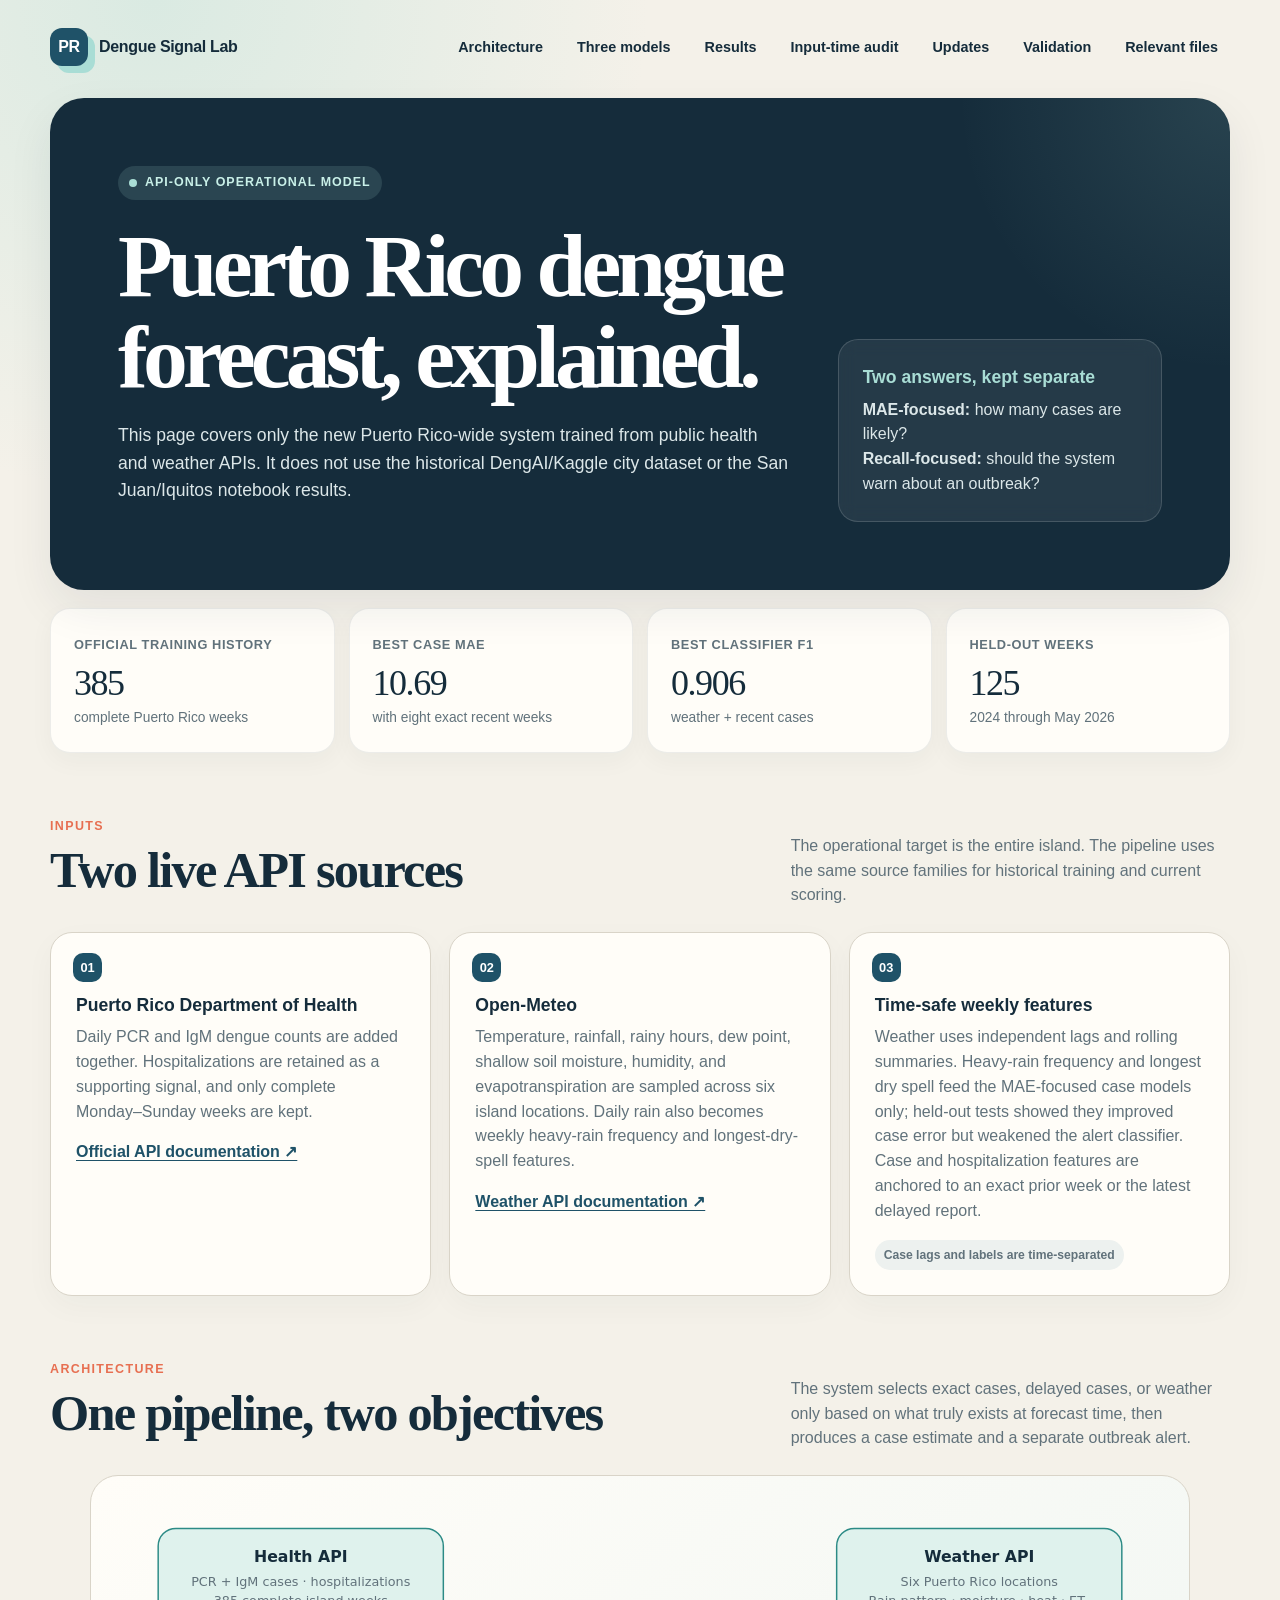
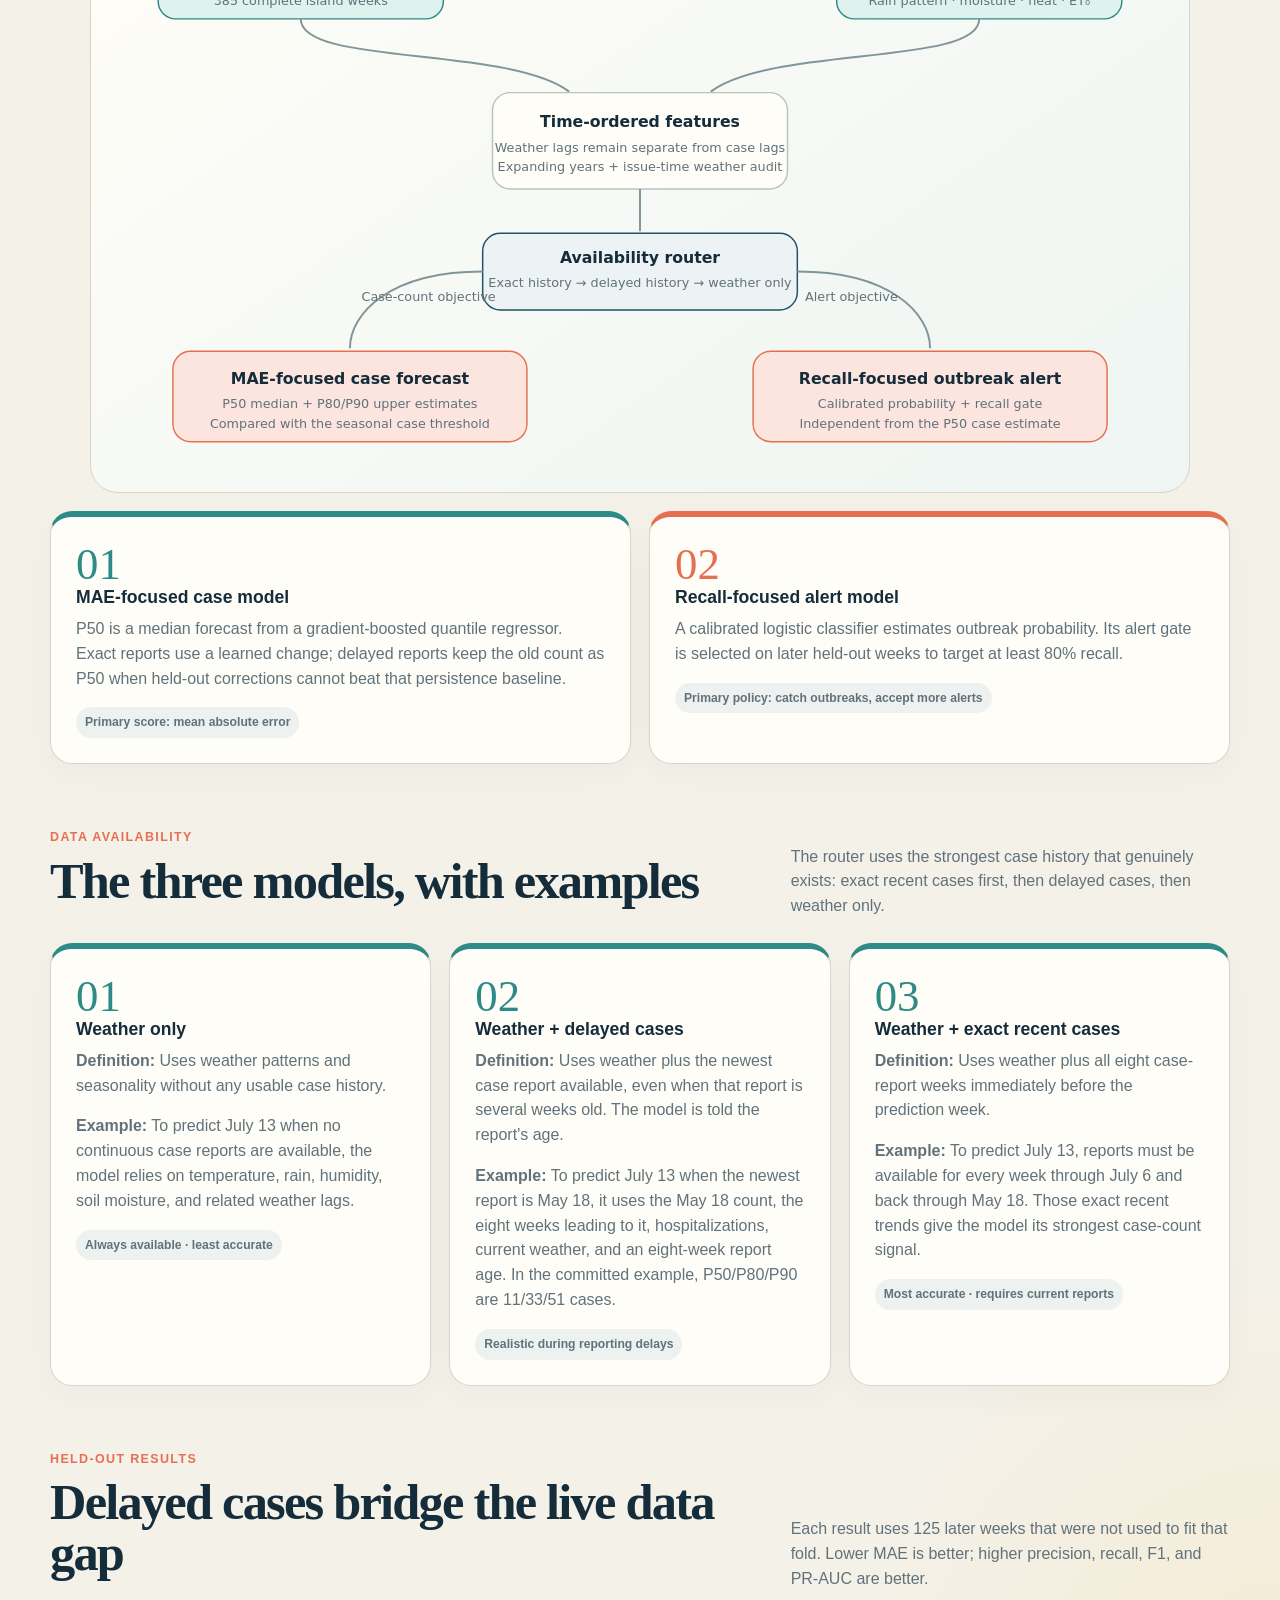
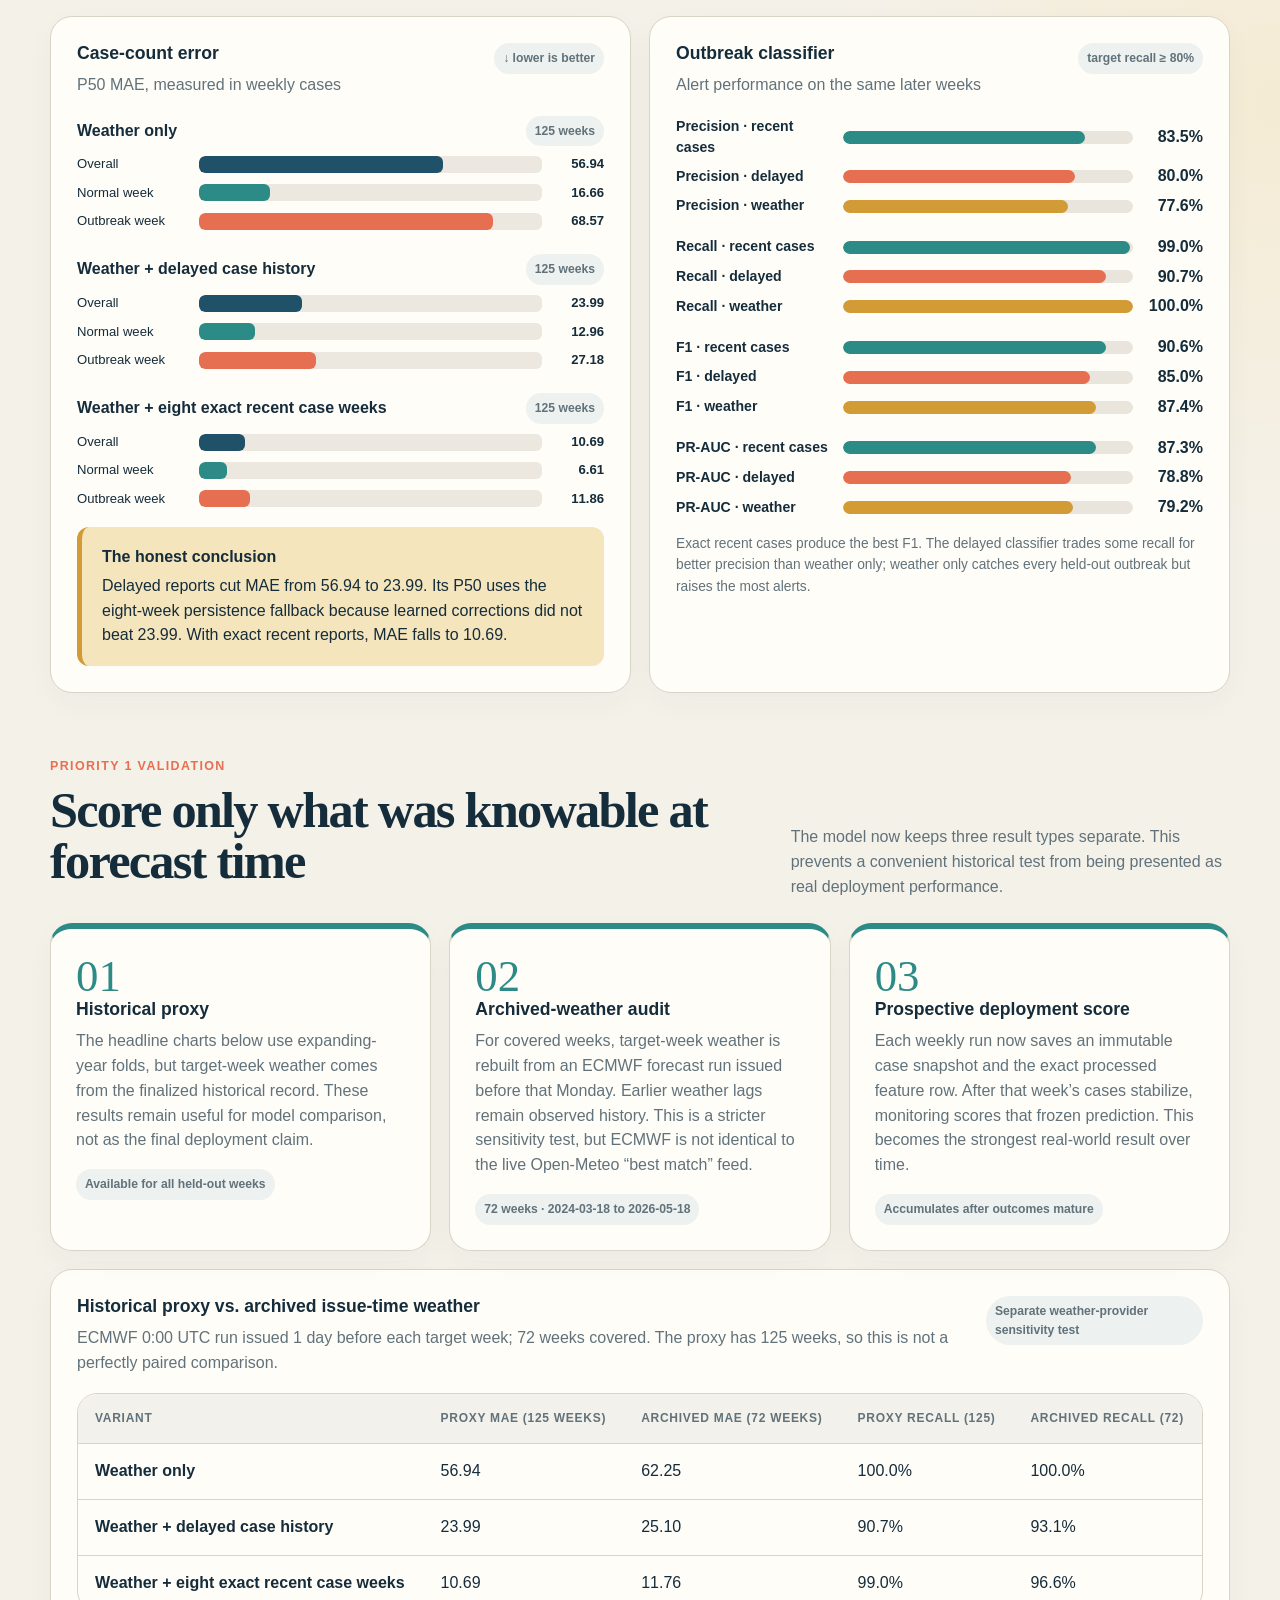
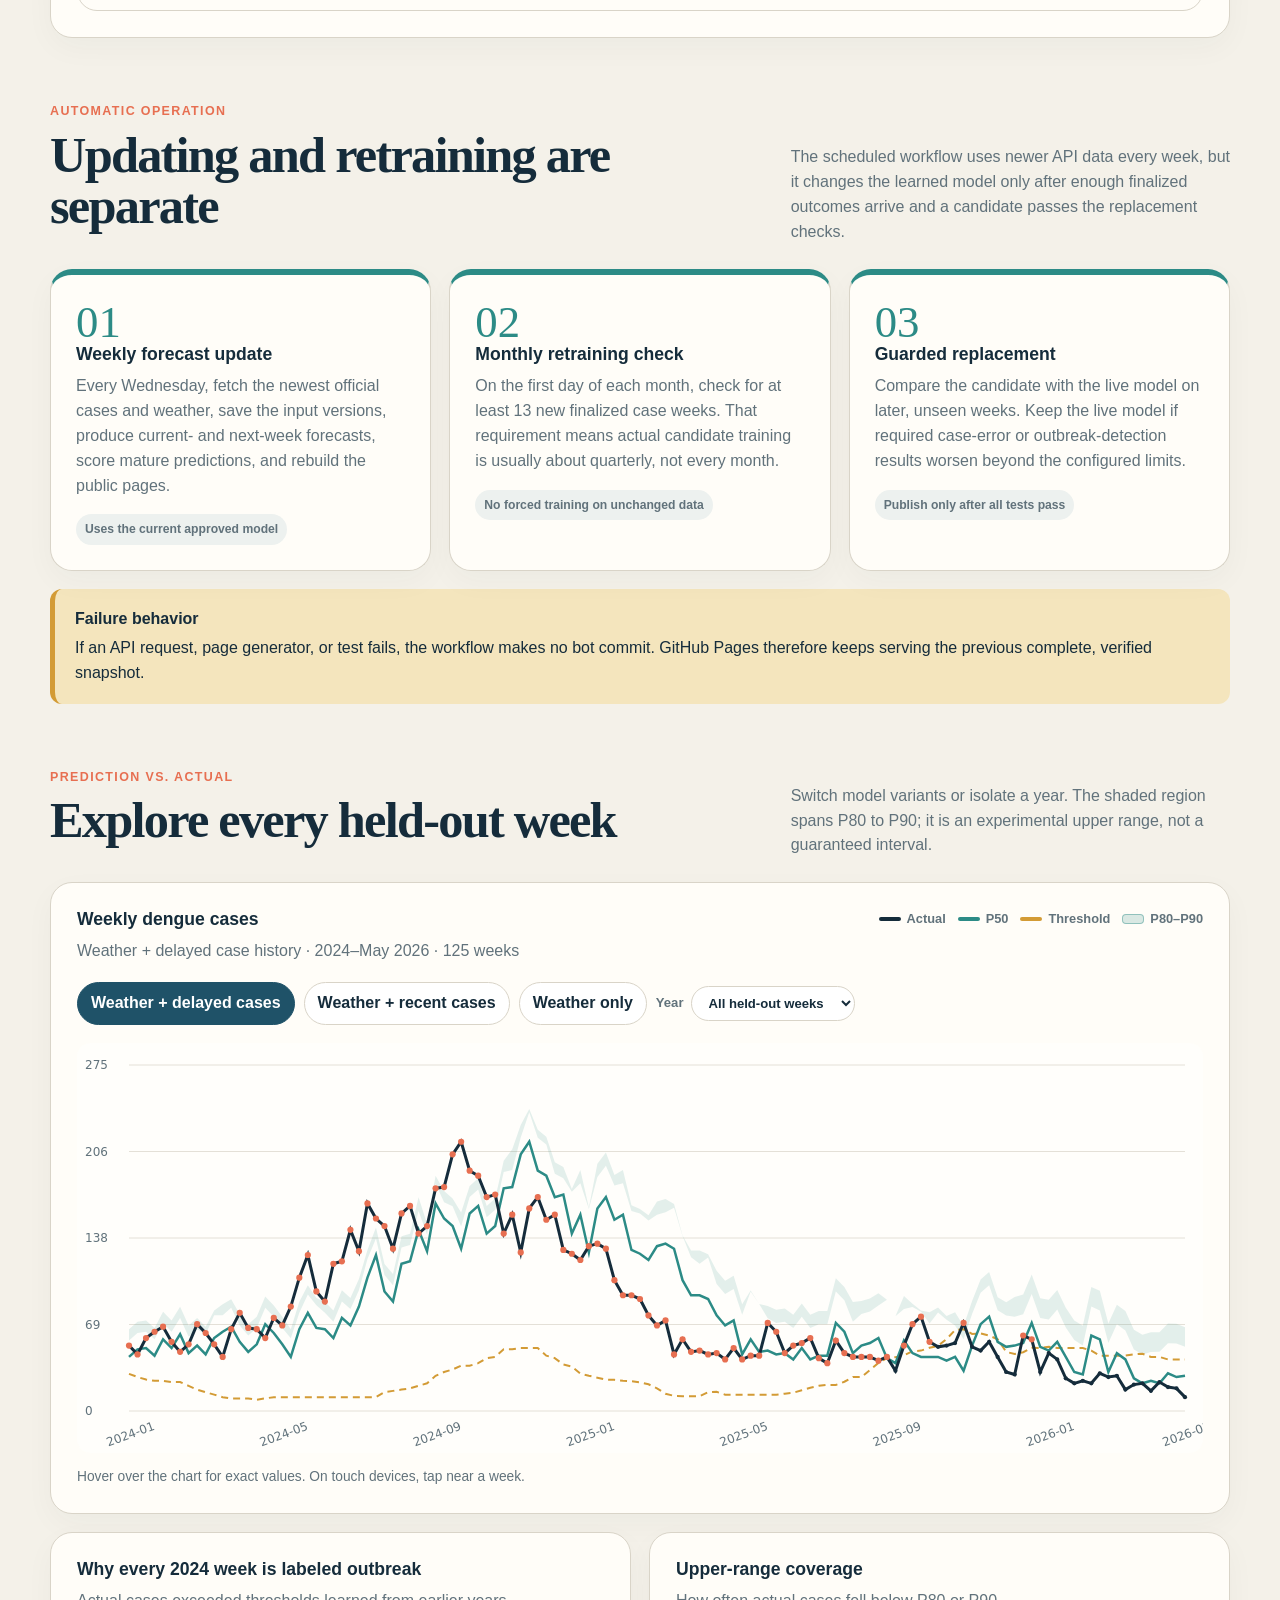
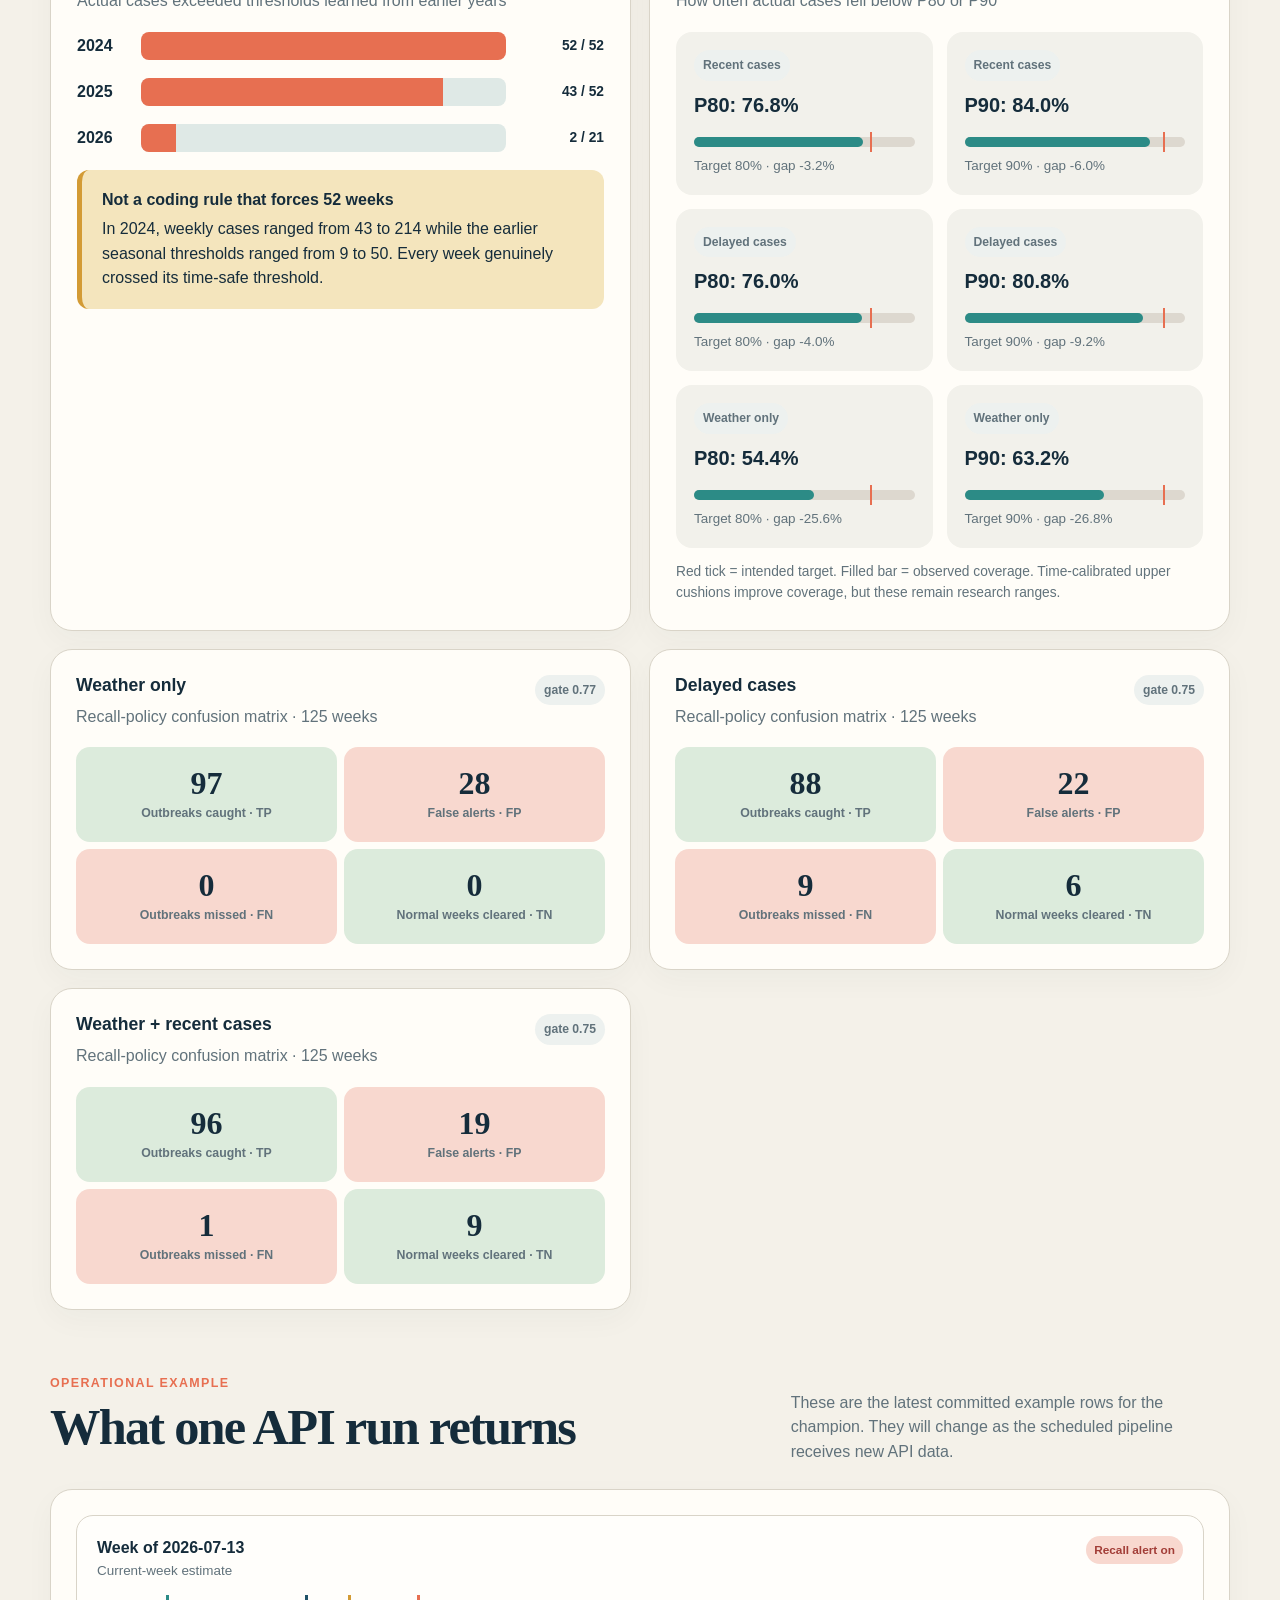
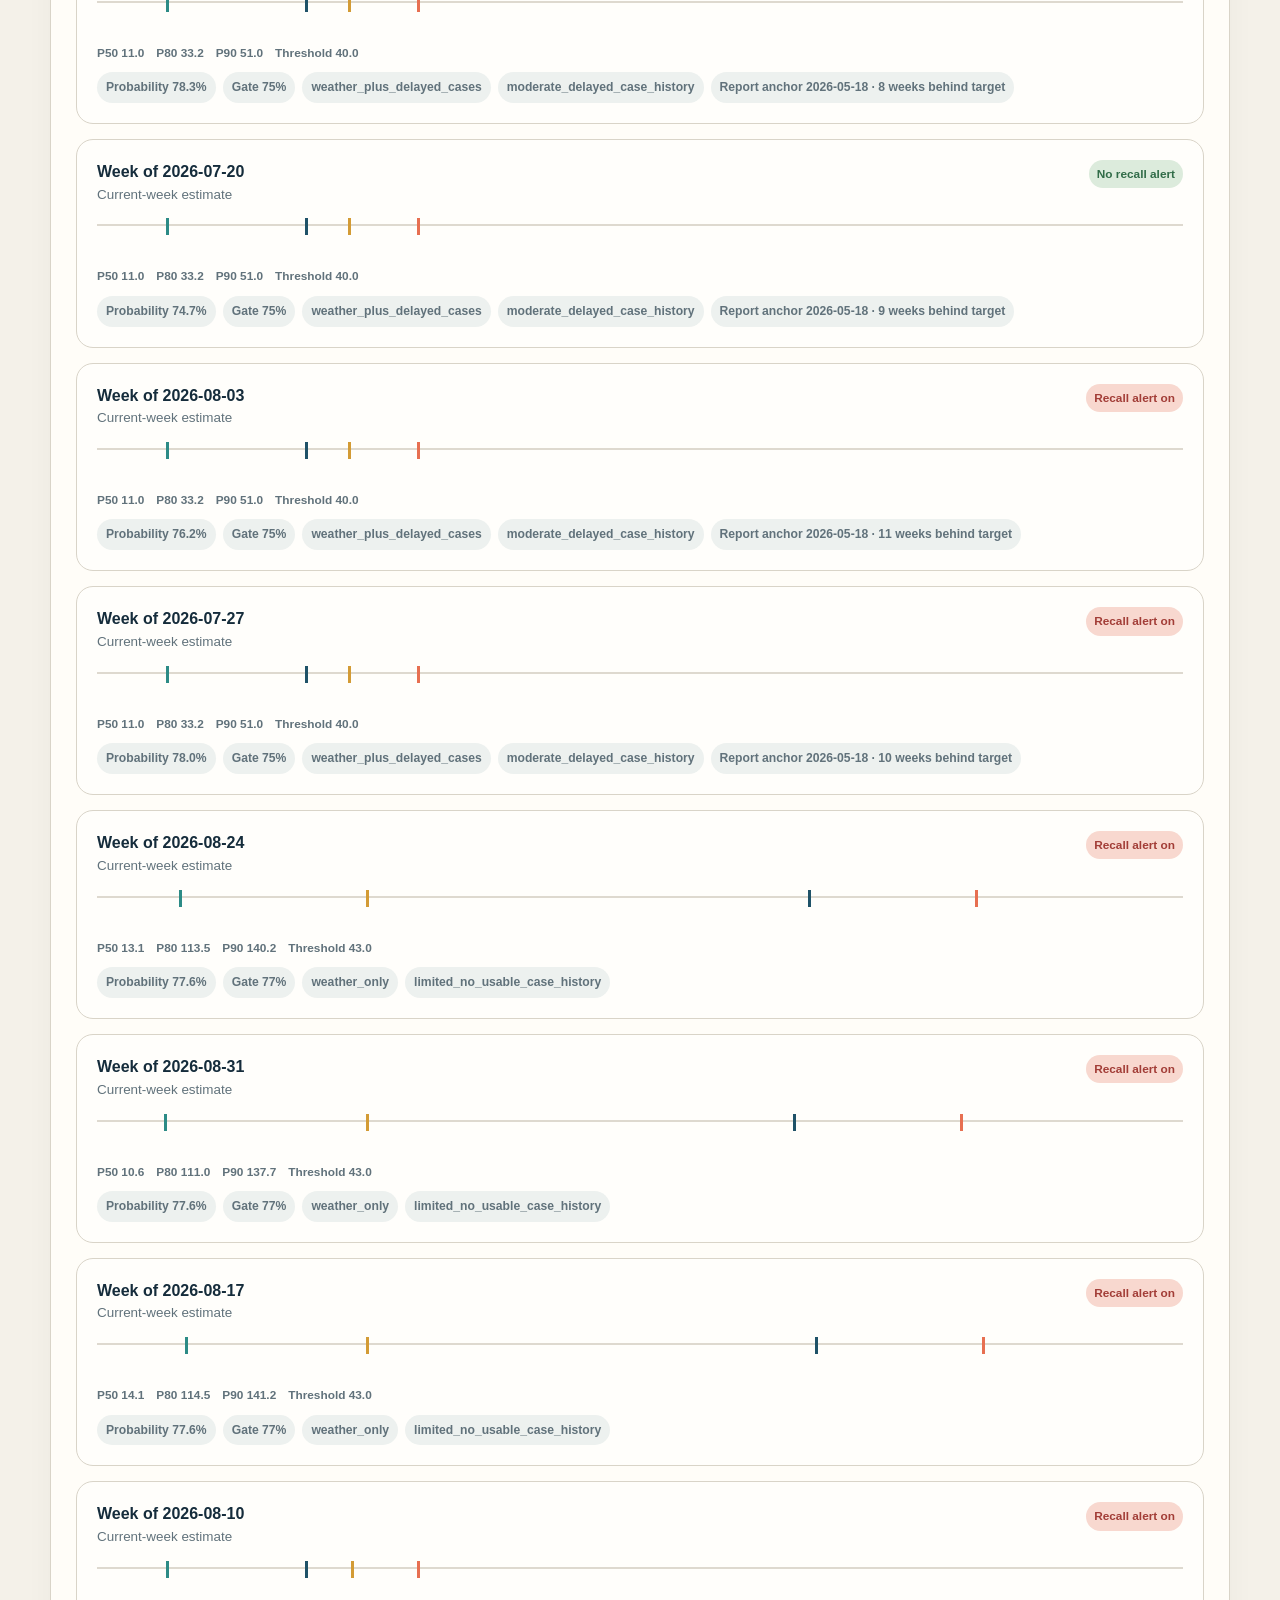
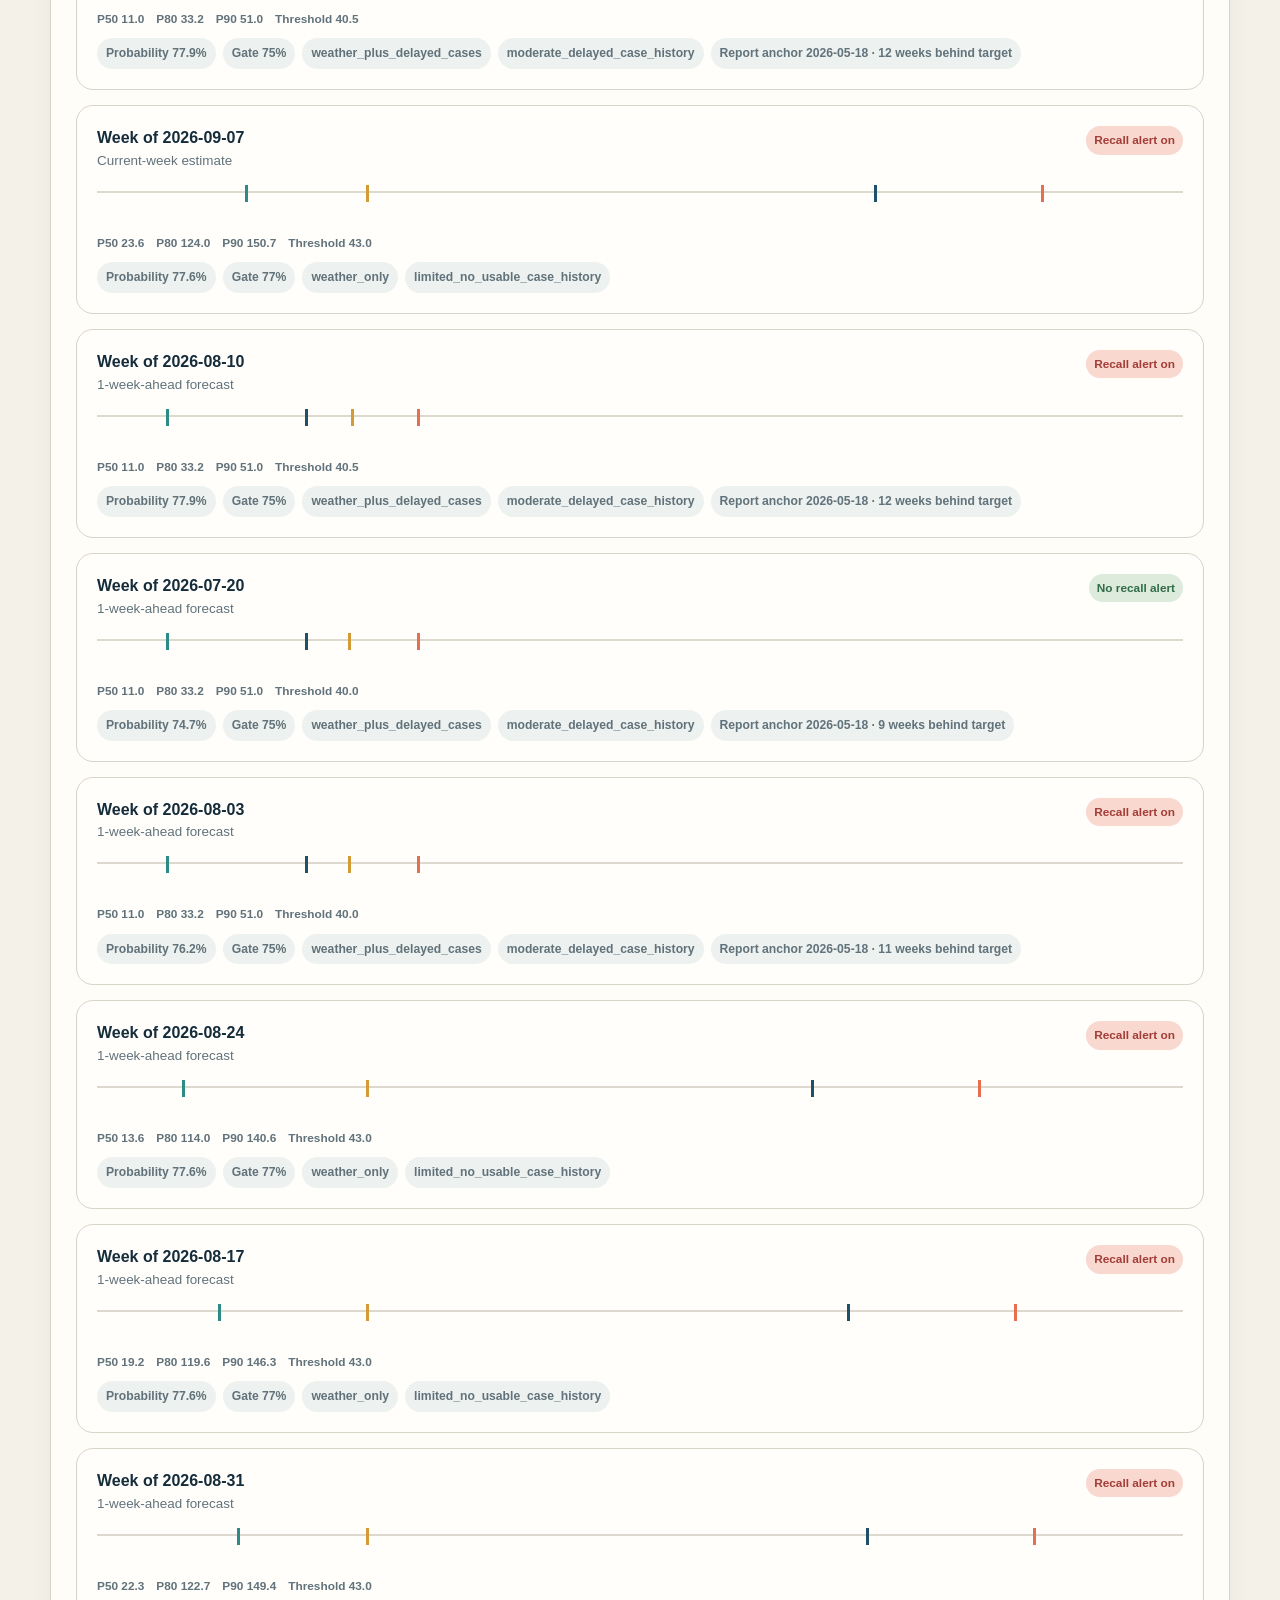
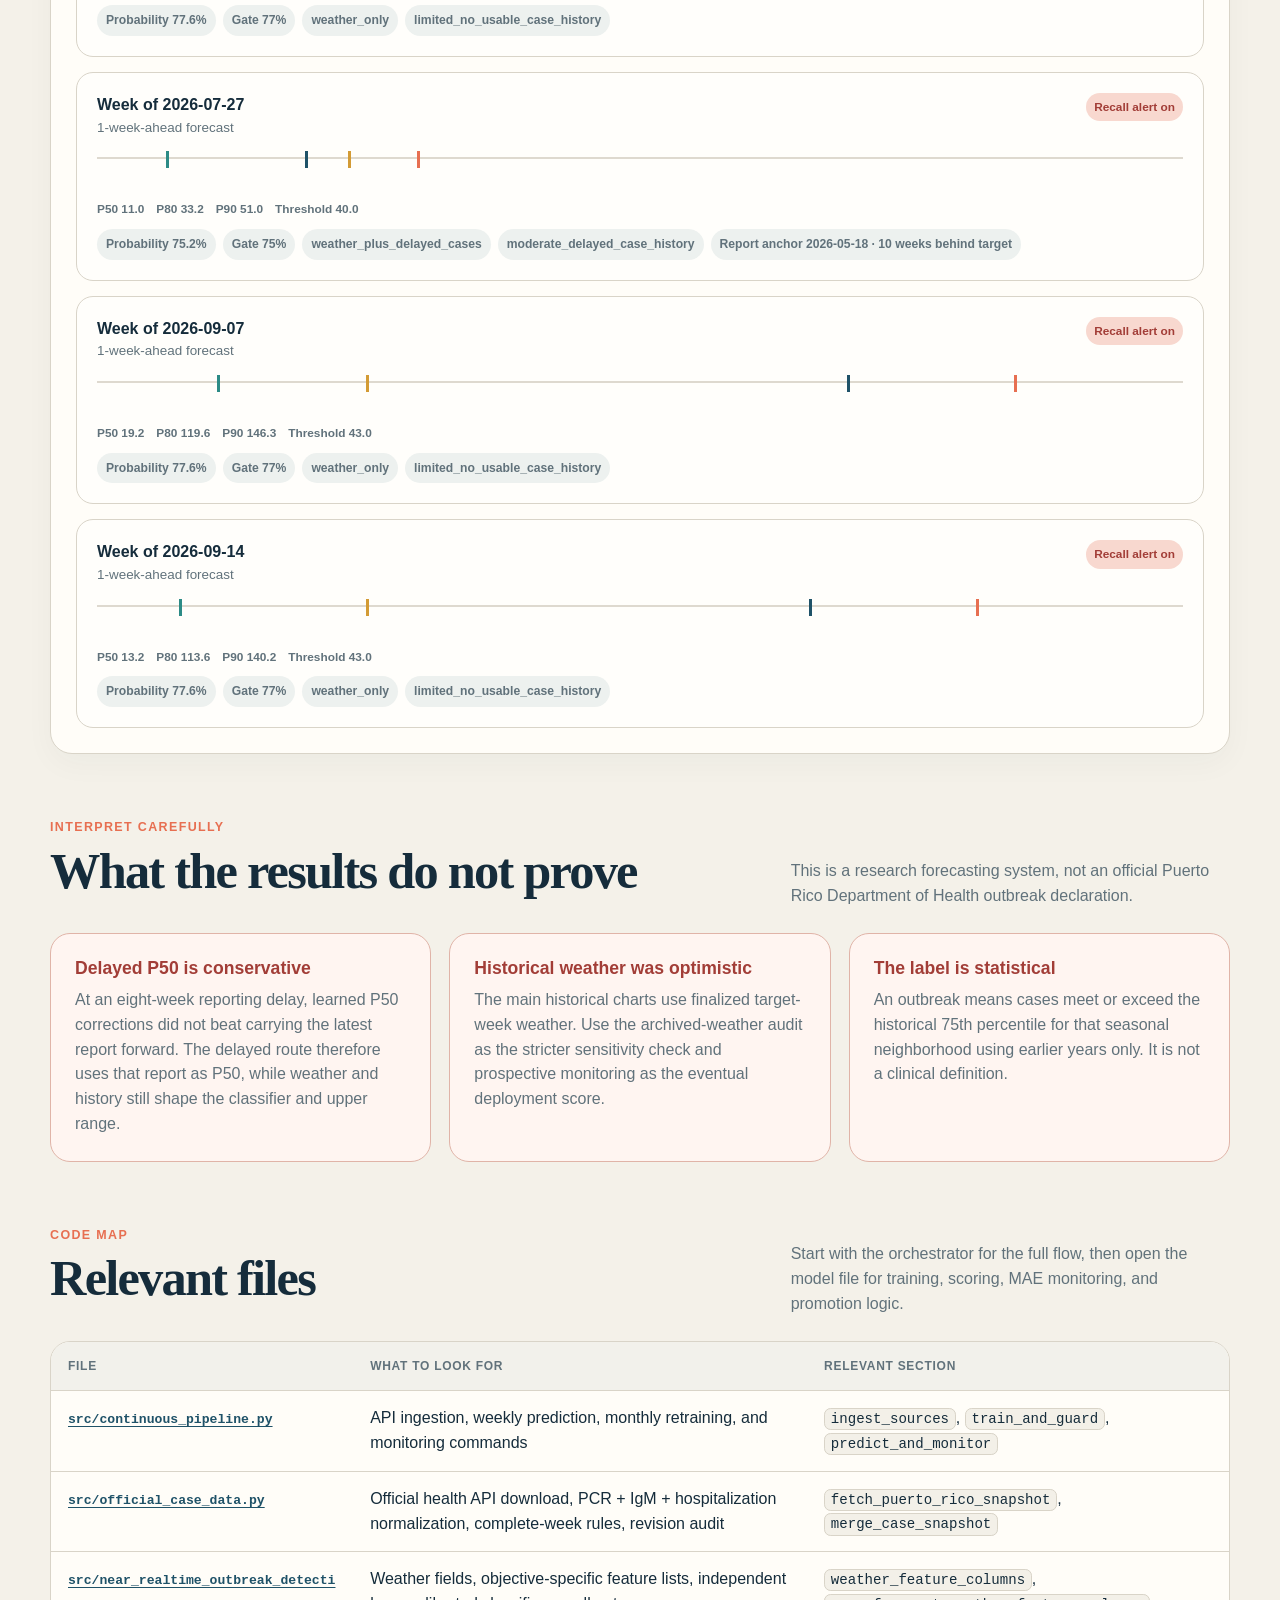
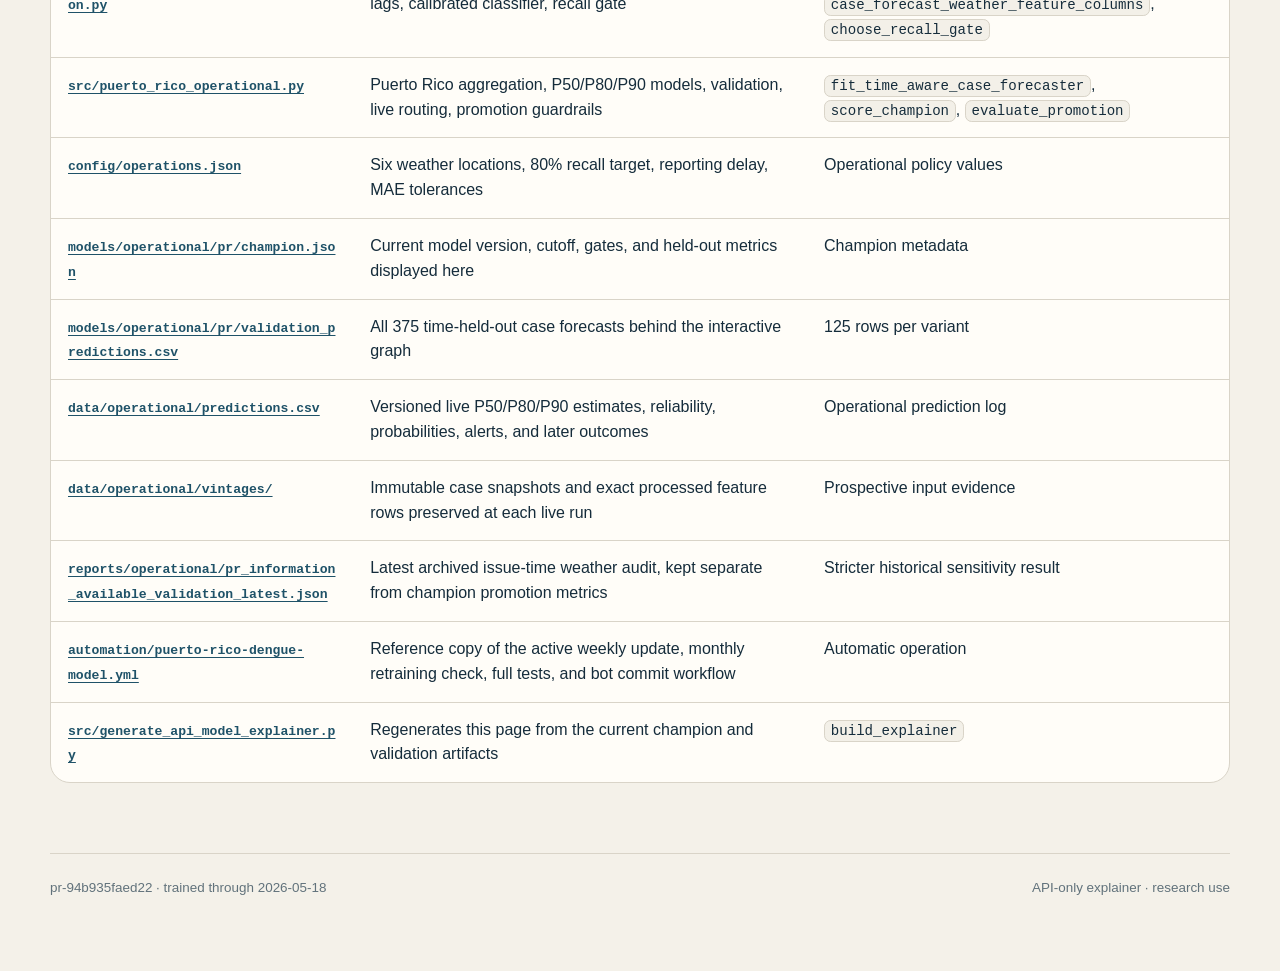
<file: 2026-07-28_Nathan_Nguyen_API_Model/docs/puerto-rico-api-model-explainer.html>
<!doctype html>
<html lang="en">
<head>
  <meta charset="utf-8">
  <meta name="viewport" content="width=device-width, initial-scale=1">
  <meta name="description" content="Plain-language explainer for the Puerto Rico API-powered dengue forecasting and outbreak alert model.">
  <title>Puerto Rico API dengue model — architecture and results</title>
  <style>
    :root {
      --ink: #152c3b;
      --muted: #61727b;
      --paper: #f4f1e9;
      --card: #fffdf8;
      --line: #d9d4c8;
      --navy: #1f5268;
      --teal: #2c8b86;
      --aqua: #a9ddd5;
      --coral: #e76f51;
      --coral-soft: #f8d8cf;
      --mustard: #d39b35;
      --mustard-soft: #f4e5bd;
      --green: #4a8f63;
      --green-soft: #dcebdc;
      --danger: #a23d37;
      --shadow: 0 18px 45px rgba(21, 44, 59, .08);
      --radius: 22px;
    }

    * { box-sizing: border-box; }
    html { scroll-behavior: smooth; }
    body {
      margin: 0;
      color: var(--ink);
      background:
        radial-gradient(circle at 12% 0%, rgba(169, 221, 213, .35), transparent 31rem),
        radial-gradient(circle at 100% 24%, rgba(244, 229, 189, .48), transparent 28rem),
        var(--paper);
      font-family: Inter, ui-sans-serif, -apple-system, BlinkMacSystemFont, "Segoe UI", sans-serif;
      line-height: 1.55;
    }
    a { color: var(--navy); text-underline-offset: 3px; }
    a:hover { color: var(--coral); }
    button, select { font: inherit; }
    code {
      padding: .13rem .36rem;
      border: 1px solid var(--line);
      border-radius: .42rem;
      background: #f3f0e8;
      font-family: ui-monospace, SFMono-Regular, Menlo, monospace;
      font-size: .88em;
      overflow-wrap: anywhere;
    }
    .page { width: min(1180px, calc(100% - 32px)); margin: 0 auto; padding: 28px 0 72px; }
    .nav {
      display: flex;
      align-items: center;
      justify-content: space-between;
      gap: 20px;
      margin-bottom: 32px;
    }
    .brand { display: flex; align-items: center; gap: 11px; font-weight: 800; letter-spacing: -.02em; }
    .brand-mark {
      width: 38px;
      height: 38px;
      border-radius: 12px;
      display: grid;
      place-items: center;
      background: var(--navy);
      color: white;
      box-shadow: 7px 7px 0 var(--aqua);
    }
    .nav-links { display: flex; flex-wrap: wrap; gap: 10px; }
    .nav-links a {
      color: var(--ink);
      text-decoration: none;
      font-size: .9rem;
      font-weight: 700;
      padding: 8px 12px;
      border-radius: 999px;
    }
    .nav-links a:hover { background: var(--card); }
    .hero {
      position: relative;
      display: grid;
      grid-template-columns: minmax(0, 1.35fr) minmax(280px, .65fr);
      gap: 46px;
      padding: clamp(30px, 6vw, 68px);
      background:
        radial-gradient(circle at 100% 0%, rgba(169, 221, 213, .13), transparent 17rem),
        var(--ink);
      color: white;
      border-radius: 34px;
      box-shadow: var(--shadow);
    }
    .eyebrow {
      display: inline-flex;
      align-items: center;
      gap: 8px;
      width: fit-content;
      padding: 7px 11px;
      border-radius: 999px;
      background: rgba(169, 221, 213, .14);
      color: #c9f0e8;
      font-size: .78rem;
      font-weight: 800;
      letter-spacing: .08em;
      text-transform: uppercase;
    }
    .dot { width: 8px; height: 8px; border-radius: 50%; background: var(--aqua); }
    h1, h2, h3, p { margin-top: 0; }
    h1 {
      max-width: 760px;
      margin: 20px 0 20px;
      font-family: Georgia, "Times New Roman", serif;
      font-size: clamp(2.75rem, 7vw, 5.7rem);
      line-height: 1.02;
      letter-spacing: -.055em;
      font-weight: 700;
    }
    h2 {
      margin-bottom: 12px;
      font-family: Georgia, "Times New Roman", serif;
      font-size: clamp(2rem, 4vw, 3.15rem);
      line-height: 1.02;
      letter-spacing: -.035em;
    }
    h3 { margin-bottom: 8px; font-size: 1.1rem; line-height: 1.25; }
    .hero-copy { max-width: 700px; font-size: 1.1rem; color: #dce7e9; }
    .hero-note {
      align-self: end;
      position: relative;
      z-index: 1;
      padding: 24px;
      border: 1px solid rgba(255,255,255,.15);
      border-radius: 20px;
      background: rgba(255,255,255,.07);
      backdrop-filter: blur(8px);
    }
    .hero-note strong { display: block; margin-bottom: 6px; color: var(--aqua); font-size: 1.1rem; }
    .hero-note p { margin: 0; color: #dce7e9; }
    .stats {
      display: grid;
      grid-template-columns: repeat(4, minmax(0, 1fr));
      gap: 14px;
      margin: 18px 0 54px;
    }
    .stat {
      min-width: 0;
      padding: 23px;
      border: 1px solid rgba(21,44,59,.08);
      border-radius: 20px;
      background: var(--card);
      box-shadow: 0 8px 24px rgba(21,44,59,.04);
    }
    .stat-label { color: var(--muted); font-size: .8rem; font-weight: 800; letter-spacing: .045em; text-transform: uppercase; }
    .stat-value { display: block; margin: 8px 0 4px; font-family: Georgia, serif; font-size: 2.25rem; line-height: 1; letter-spacing: -.04em; }
    .stat-caption { color: var(--muted); font-size: .86rem; }
    .section { margin-top: 64px; scroll-margin-top: 24px; }
    .section-head {
      display: grid;
      grid-template-columns: minmax(0, 1fr) minmax(260px, .62fr);
      gap: 32px;
      align-items: end;
      margin-bottom: 24px;
    }
    .section-kicker { margin-bottom: 8px; color: var(--coral); font-size: .78rem; font-weight: 900; letter-spacing: .11em; text-transform: uppercase; }
    .section-head p { margin: 0; color: var(--muted); }
    .grid-2, .grid-3 { display: grid; gap: 18px; }
    .grid-2 { grid-template-columns: repeat(2, minmax(0, 1fr)); }
    .grid-3 { grid-template-columns: repeat(3, minmax(0, 1fr)); }
    .card {
      min-width: 0;
      padding: 25px;
      border: 1px solid var(--line);
      border-radius: var(--radius);
      background: var(--card);
      box-shadow: 0 10px 30px rgba(21,44,59,.035);
    }
    .source-card { position: relative; padding-top: 62px; }
    .source-index {
      position: absolute;
      top: 20px;
      left: 22px;
      width: 29px;
      height: 29px;
      display: grid;
      place-items: center;
      border-radius: 10px;
      color: white;
      background: var(--navy);
      font-weight: 900;
      font-size: .8rem;
    }
    .source-card p, .objective p, .limitation p { color: var(--muted); }
    .source-card a { font-weight: 800; }
    .pill {
      display: inline-flex;
      align-items: center;
      width: fit-content;
      max-width: 100%;
      padding: 6px 9px;
      border-radius: 999px;
      background: #edf1ef;
      color: var(--muted);
      font-size: .76rem;
      font-weight: 800;
      overflow-wrap: anywhere;
    }
    .architecture {
      overflow: hidden;
      padding: 18px;
      border: 1px solid var(--line);
      border-radius: 28px;
      background: linear-gradient(145deg, #fffdf8, #eef5f2);
    }
    .architecture svg { display: block; width: 100%; height: auto; }
    .architecture text { font-family: Inter, ui-sans-serif, system-ui, sans-serif; fill: var(--ink); }
    .architecture .small { fill: var(--muted); font-size: 13px; }
    .architecture .title { font-size: 16px; font-weight: 850; }
    .architecture .box { fill: #fffdf8; stroke: #b8c4c1; stroke-width: 1.5; }
    .architecture .api { fill: #dff2ed; stroke: var(--teal); }
    .architecture .model { fill: #edf3f5; stroke: var(--navy); }
    .architecture .out { fill: #fbe5de; stroke: var(--coral); }
    .architecture .line { fill: none; stroke: #80959b; stroke-width: 2; }
    .objective { border-top: 6px solid var(--teal); }
    .objective.recall { border-top-color: var(--coral); }
    .objective-number { font-family: Georgia, serif; font-size: 2.8rem; color: var(--teal); line-height: 1; }
    .recall .objective-number { color: var(--coral); }
    .metric-list { display: grid; gap: 16px; }
    .metric-row { display: grid; grid-template-columns: minmax(155px, .75fr) minmax(120px, 1.6fr) 58px; gap: 12px; align-items: center; }
    .metric-label { font-size: .88rem; font-weight: 750; }
    .track { position: relative; height: 13px; overflow: hidden; border-radius: 999px; background: #e9e5dd; }
    .fill { height: 100%; border-radius: inherit; background: var(--teal); }
    .fill.coral { background: var(--coral); }
    .fill.mustard { background: var(--mustard); }
    .metric-number { text-align: right; font-variant-numeric: tabular-nums; font-weight: 850; }
    .chart-card { padding: 26px; }
    .chart-title-row { display: flex; align-items: flex-start; justify-content: space-between; gap: 20px; margin-bottom: 18px; }
    .chart-title-row p { margin: 0; color: var(--muted); }
    .chart-legend { display: flex; flex-wrap: wrap; gap: 12px; color: var(--muted); font-size: .8rem; font-weight: 750; }
    .legend-item { display: inline-flex; align-items: center; gap: 6px; }
    .swatch { width: 22px; height: 4px; border-radius: 4px; background: var(--ink); }
    .swatch.p50 { background: var(--teal); }
    .swatch.threshold { background: var(--mustard); }
    .swatch.band { height: 10px; background: rgba(44,139,134,.18); border: 1px solid rgba(44,139,134,.42); }
    .controls { display: flex; flex-wrap: wrap; gap: 9px; margin: 18px 0; }
    .control-button, .year-select {
      border: 1px solid var(--line);
      border-radius: 999px;
      padding: 8px 13px;
      color: var(--ink);
      background: white;
      cursor: pointer;
      font-weight: 750;
    }
    .control-button[aria-pressed="true"] { border-color: var(--navy); background: var(--navy); color: white; }
    .year-label { display: inline-flex; align-items: center; gap: 7px; color: var(--muted); font-size: .82rem; font-weight: 800; }
    .chart-wrap { position: relative; width: 100%; min-height: 410px; }
    canvas { display: block; width: 100%; height: 410px; border-radius: 14px; background: #fffefb; }
    .tooltip {
      position: absolute;
      z-index: 3;
      display: none;
      pointer-events: none;
      min-width: 175px;
      padding: 11px 13px;
      border: 1px solid var(--line);
      border-radius: 12px;
      background: rgba(255,253,248,.97);
      box-shadow: var(--shadow);
      font-size: .8rem;
    }
    .tooltip strong { display: block; margin-bottom: 4px; }
    .chart-caption { margin: 13px 0 0; color: var(--muted); font-size: .86rem; }
    .mae-group { display: grid; gap: 23px; }
    .mae-variant { display: grid; gap: 8px; }
    .variant-name { display: flex; align-items: center; justify-content: space-between; gap: 12px; font-weight: 850; }
    .mae-bars { display: grid; gap: 8px; }
    .mae-row { display: grid; grid-template-columns: 112px minmax(0, 1fr) 52px; gap: 10px; align-items: center; font-size: .82rem; }
    .mae-track { height: 17px; border-radius: 6px; background: #ece8e0; overflow: hidden; }
    .mae-fill { height: 100%; min-width: 2px; background: var(--navy); border-radius: inherit; }
    .mae-fill.normal { background: var(--teal); }
    .mae-fill.outbreak { background: var(--coral); }
    .mae-value { text-align: right; font-weight: 850; font-variant-numeric: tabular-nums; }
    .callout {
      margin-top: 18px;
      padding: 18px 20px;
      border-left: 5px solid var(--mustard);
      border-radius: 12px;
      background: var(--mustard-soft);
    }
    .callout strong { display: block; margin-bottom: 4px; }
    .confusions { display: grid; grid-template-columns: repeat(2, minmax(0,1fr)); gap: 18px; }
    .matrix { display: grid; grid-template-columns: repeat(2, minmax(0,1fr)); gap: 7px; margin-top: 14px; }
    .matrix-cell { min-height: 95px; display: grid; align-content: center; justify-items: center; padding: 10px; border-radius: 14px; text-align: center; }
    .matrix-cell.good { background: var(--green-soft); }
    .matrix-cell.warn { background: var(--coral-soft); }
    .matrix-cell strong { font-family: Georgia, serif; font-size: 2rem; line-height: 1; }
    .matrix-cell span { margin-top: 5px; color: var(--muted); font-size: .77rem; font-weight: 750; }
    .year-bars { display: grid; gap: 18px; }
    .year-row { display: grid; grid-template-columns: 52px minmax(0,1fr) 86px; gap: 12px; align-items: center; }
    .year-track { height: 28px; overflow: hidden; border-radius: 8px; background: #dfe9e6; }
    .year-outbreak { height: 100%; background: var(--coral); }
    .year-count { text-align: right; font-weight: 850; font-size: .86rem; }
    .coverage-grid { display: grid; grid-template-columns: repeat(2, minmax(0,1fr)); gap: 14px; }
    .coverage-card { padding: 18px; border-radius: 16px; background: #f2f1eb; }
    .coverage-card strong { display: block; font-size: 1.25rem; }
    .coverage-card p { margin: 5px 0 0; color: var(--muted); font-size: .84rem; }
    .coverage-scale { position: relative; height: 10px; margin: 16px 0 9px; border-radius: 999px; background: #ddd8cf; }
    .coverage-actual { height: 100%; border-radius: inherit; background: var(--teal); }
    .coverage-target { position: absolute; top: -5px; width: 2px; height: 20px; background: var(--coral); }
    .live-list { display: grid; gap: 15px; }
    .live-row { padding: 20px; border: 1px solid var(--line); border-radius: 17px; background: #fffefb; }
    .live-top { display: flex; justify-content: space-between; gap: 15px; align-items: flex-start; }
    .live-date { font-weight: 900; }
    .live-status { padding: 5px 8px; border-radius: 999px; background: var(--coral-soft); color: var(--danger); font-size: .74rem; font-weight: 900; }
    .live-status.no-alert { background: var(--green-soft); color: #316c48; }
    .range { position: relative; height: 42px; margin: 19px 0 9px; border-top: 2px solid #ded9cf; }
    .range-point { position: absolute; top: -8px; width: 3px; height: 17px; background: var(--ink); }
    .range-point.p50 { background: var(--teal); }
    .range-point.p80 { background: var(--navy); }
    .range-point.p90 { background: var(--coral); }
    .range-point.threshold { background: var(--mustard); }
    .range-labels { display: flex; flex-wrap: wrap; gap: 6px 12px; margin: -8px 0 10px; color: var(--muted); font-size: .74rem; font-weight: 800; }
    .live-meta { display: flex; flex-wrap: wrap; gap: 7px; color: var(--muted); font-size: .78rem; }
    .warning {
      padding: 24px;
      border: 1px solid #e0b4a8;
      border-radius: 20px;
      background: #fff5f1;
    }
    .warning h3 { color: var(--danger); }
    .warning p:last-child { margin-bottom: 0; }
    .file-table-wrap { overflow-x: auto; border: 1px solid var(--line); border-radius: 20px; background: var(--card); }
    table { width: 100%; border-collapse: collapse; min-width: 720px; }
    th, td { padding: 15px 17px; border-bottom: 1px solid var(--line); text-align: left; vertical-align: top; }
    th { color: var(--muted); background: #f2f1eb; font-size: .75rem; letter-spacing: .06em; text-transform: uppercase; }
    tr:last-child td { border-bottom: 0; }
    td:first-child { font-weight: 800; }
    .file-link { overflow-wrap: anywhere; font-family: ui-monospace, SFMono-Regular, Menlo, monospace; font-size: .82rem; }
    .footer { margin-top: 70px; padding-top: 24px; border-top: 1px solid var(--line); color: var(--muted); font-size: .84rem; }
    .footer-grid { display: flex; justify-content: space-between; flex-wrap: wrap; gap: 12px; }
    .sr-only { position: absolute; width: 1px; height: 1px; padding: 0; margin: -1px; overflow: hidden; clip: rect(0,0,0,0); white-space: nowrap; border: 0; }

    @media (max-width: 900px) {
      .hero, .section-head { grid-template-columns: 1fr; }
      .stats { grid-template-columns: repeat(2, minmax(0,1fr)); }
      .grid-3 { grid-template-columns: 1fr; }
      .architecture { overflow-x: auto; }
      .architecture svg { min-width: 780px; }
    }
    @media (max-width: 680px) {
      .page { width: min(100% - 20px, 1180px); padding-top: 14px; }
      .nav { align-items: flex-start; }
      .nav-links { display: none; }
      .hero { padding: 30px 24px; border-radius: 25px; }
      .stats, .grid-2, .confusions, .coverage-grid { grid-template-columns: 1fr; }
      .section { margin-top: 48px; }
      .card, .chart-card { padding: 20px; }
      .metric-row { grid-template-columns: minmax(112px,.8fr) minmax(80px,1fr) 50px; }
      .chart-title-row, .live-top { flex-direction: column; }
      .chart-wrap, canvas { min-height: 350px; height: 350px; }
      .mae-row { grid-template-columns: 94px minmax(0,1fr) 48px; }
    }
    @media print {
      body { background: white; }
      .page { width: 100%; padding: 0; }
      .nav-links, .controls { display: none; }
      .hero, .card, .architecture { box-shadow: none; break-inside: avoid; }
      .section { break-inside: avoid; }
    }
  </style>
</head>
<body>
  <main class="page">
    <nav class="nav" aria-label="Explainer navigation">
      <div class="brand"><span class="brand-mark">PR</span><span>Dengue Signal Lab</span></div>
      <div class="nav-links">
        <a href="#architecture">Architecture</a>
        <a href="#models">Three models</a>
        <a href="#results">Results</a>
        <a href="#availability-audit">Input-time audit</a>
        <a href="#automation">Updates</a>
        <a href="#validation">Validation</a>
        <a href="#files">Relevant files</a>
      </div>
    </nav>

    <header class="hero">
      <div>
        <span class="eyebrow"><span class="dot"></span>API-only operational model</span>
        <h1>Puerto Rico dengue forecast, explained.</h1>
        <p class="hero-copy">
          This page covers only the new Puerto Rico-wide system trained from public
          health and weather APIs. It does not use the historical DengAI/Kaggle city
          dataset or the San Juan/Iquitos notebook results.
        </p>
      </div>
      <aside class="hero-note">
        <strong>Two answers, kept separate</strong>
        <p><b>MAE-focused:</b> how many cases are likely? <br><b>Recall-focused:</b> should the system warn about an outbreak?</p>
      </aside>
    </header>

    <section class="stats" aria-label="Key model facts">
      <div class="stat"><span class="stat-label">Official training history</span><span class="stat-value" id="trainingRows">—</span><span class="stat-caption">complete Puerto Rico weeks</span></div>
      <div class="stat"><span class="stat-label">Best case MAE</span><span class="stat-value" id="bestMae">—</span><span class="stat-caption">with eight exact recent weeks</span></div>
      <div class="stat"><span class="stat-label">Best classifier F1</span><span class="stat-value" id="bestF1">—</span><span class="stat-caption">weather + recent cases</span></div>
      <div class="stat"><span class="stat-label">Held-out weeks</span><span class="stat-value">125</span><span class="stat-caption">2024 through May 2026</span></div>
    </section>

    <section class="section" id="sources">
      <div class="section-head">
        <div><div class="section-kicker">Inputs</div><h2>Two live API sources</h2></div>
        <p>The operational target is the entire island. The pipeline uses the same source families for historical training and current scoring.</p>
      </div>
      <div class="grid-3">
        <article class="card source-card">
          <span class="source-index">01</span>
          <h3>Puerto Rico Department of Health</h3>
          <p>Daily PCR and IgM dengue counts are added together. Hospitalizations are retained as a supporting signal, and only complete Monday–Sunday weeks are kept.</p>
          <a href="https://biostatistics.salud.pr.gov/swagger/index.html">Official API documentation ↗</a>
        </article>
        <article class="card source-card">
          <span class="source-index">02</span>
          <h3>Open-Meteo</h3>
          <p>Temperature, rainfall, rainy hours, dew point, shallow soil moisture, humidity, and evapotranspiration are sampled across six island locations. Daily rain also becomes weekly heavy-rain frequency and longest-dry-spell features.</p>
          <a href="https://open-meteo.com/">Weather API documentation ↗</a>
        </article>
        <article class="card source-card">
          <span class="source-index">03</span>
          <h3>Time-safe weekly features</h3>
          <p>Weather uses independent lags and rolling summaries. Heavy-rain frequency and longest dry spell feed the MAE-focused case models only; held-out tests showed they improved case error but weakened the alert classifier. Case and hospitalization features are anchored to an exact prior week or the latest delayed report.</p>
          <span class="pill">Case lags and labels are time-separated</span>
        </article>
      </div>
    </section>

    <section class="section" id="architecture">
      <div class="section-head">
        <div><div class="section-kicker">Architecture</div><h2>One pipeline, two objectives</h2></div>
        <p>The system selects exact cases, delayed cases, or weather only based on what truly exists at forecast time, then produces a case estimate and a separate outbreak alert.</p>
      </div>
      <figure class="architecture">
        <svg viewBox="0 0 1080 590" role="img" aria-labelledby="architectureTitle architectureDescription">
          <title id="architectureTitle">Puerto Rico operational dengue model architecture</title>
          <desc id="architectureDescription">Official case and weather APIs feed weekly features. The pipeline selects exact-case, delayed-case, or weather-only models and produces case quantiles and a recall-focused outbreak alert.</desc>
          <rect class="box api" x="50" y="35" width="290" height="92" rx="18"/>
          <text class="title" x="195" y="69" text-anchor="middle">Health API</text>
          <text class="small" x="195" y="94" text-anchor="middle">PCR + IgM cases · hospitalizations</text>
          <text class="small" x="195" y="113" text-anchor="middle">385 complete island weeks</text>

          <rect class="box api" x="740" y="35" width="290" height="92" rx="18"/>
          <text class="title" x="885" y="69" text-anchor="middle">Weather API</text>
          <text class="small" x="885" y="94" text-anchor="middle">Six Puerto Rico locations</text>
          <text class="small" x="885" y="113" text-anchor="middle">Rain pattern · moisture · heat · ET₀</text>

          <path class="line" d="M195 127 C195 175 405 154 468 201"/>
          <path class="line" d="M885 127 C885 175 675 154 612 201"/>
          <rect class="box" x="390" y="202" width="300" height="98" rx="18"/>
          <text class="title" x="540" y="237" text-anchor="middle">Time-ordered features</text>
          <text class="small" x="540" y="262" text-anchor="middle">Weather lags remain separate from case lags</text>
          <text class="small" x="540" y="282" text-anchor="middle">Expanding years + issue-time weather audit</text>

          <path class="line" d="M540 300 L540 343"/>
          <rect class="box model" x="380" y="345" width="320" height="78" rx="18"/>
          <text class="title" x="540" y="375" text-anchor="middle">Availability router</text>
          <text class="small" x="540" y="400" text-anchor="middle">Exact history → delayed history → weather only</text>

          <path class="line" d="M380 384 C285 384 245 427 245 462"/>
          <path class="line" d="M700 384 C795 384 835 427 835 462"/>
          <text class="small" x="325" y="414" text-anchor="middle">Case-count objective</text>
          <text class="small" x="755" y="414" text-anchor="middle">Alert objective</text>

          <rect class="box out" x="65" y="465" width="360" height="92" rx="18"/>
          <text class="title" x="245" y="498" text-anchor="middle">MAE-focused case forecast</text>
          <text class="small" x="245" y="523" text-anchor="middle">P50 median + P80/P90 upper estimates</text>
          <text class="small" x="245" y="543" text-anchor="middle">Compared with the seasonal case threshold</text>

          <rect class="box out" x="655" y="465" width="360" height="92" rx="18"/>
          <text class="title" x="835" y="498" text-anchor="middle">Recall-focused outbreak alert</text>
          <text class="small" x="835" y="523" text-anchor="middle">Calibrated probability + recall gate</text>
          <text class="small" x="835" y="543" text-anchor="middle">Independent from the P50 case estimate</text>
        </svg>
      </figure>

      <div class="grid-2" style="margin-top:18px">
        <article class="card objective">
          <div class="objective-number">01</div>
          <h3>MAE-focused case model</h3>
          <p>P50 is a median forecast from a gradient-boosted quantile regressor. Exact reports use a learned change; delayed reports keep the old count as P50 when held-out corrections cannot beat that persistence baseline.</p>
          <span class="pill">Primary score: mean absolute error</span>
        </article>
        <article class="card objective recall">
          <div class="objective-number">02</div>
          <h3>Recall-focused alert model</h3>
          <p>A calibrated logistic classifier estimates outbreak probability. Its alert gate is selected on later held-out weeks to target at least 80% recall.</p>
          <span class="pill">Primary policy: catch outbreaks, accept more alerts</span>
        </article>
      </div>
    </section>

    <section class="section" id="models">
      <div class="section-head">
        <div><div class="section-kicker">Data availability</div><h2>The three models, with examples</h2></div>
        <p>The router uses the strongest case history that genuinely exists: exact recent cases first, then delayed cases, then weather only.</p>
      </div>
      <div class="grid-3">
        <article class="card objective">
          <div class="objective-number">01</div>
          <h3>Weather only</h3>
          <p><b>Definition:</b> Uses weather patterns and seasonality without any usable case history.</p>
          <p><b>Example:</b> To predict July 13 when no continuous case reports are available, the model relies on temperature, rain, humidity, soil moisture, and related weather lags.</p>
          <span class="pill">Always available · least accurate</span>
        </article>
        <article class="card objective">
          <div class="objective-number">02</div>
          <h3>Weather + delayed cases</h3>
          <p><b>Definition:</b> Uses weather plus the newest case report available, even when that report is several weeks old. The model is told the report's age.</p>
          <p><b>Example:</b> To predict July 13 when the newest report is May 18, it uses the May 18 count, the eight weeks leading to it, hospitalizations, current weather, and an eight-week report age. In the committed example, P50/P80/P90 are 11/33/51 cases.</p>
          <span class="pill">Realistic during reporting delays</span>
        </article>
        <article class="card objective">
          <div class="objective-number">03</div>
          <h3>Weather + exact recent cases</h3>
          <p><b>Definition:</b> Uses weather plus all eight case-report weeks immediately before the prediction week.</p>
          <p><b>Example:</b> To predict July 13, reports must be available for every week through July 6 and back through May 18. Those exact recent trends give the model its strongest case-count signal.</p>
          <span class="pill">Most accurate · requires current reports</span>
        </article>
      </div>
    </section>

    <section class="section" id="results">
      <div class="section-head">
        <div><div class="section-kicker">Held-out results</div><h2>Delayed cases bridge the live data gap</h2></div>
        <p>Each result uses 125 later weeks that were not used to fit that fold. Lower MAE is better; higher precision, recall, F1, and PR-AUC are better.</p>
      </div>
      <div class="grid-2">
        <article class="card chart-card">
          <div class="chart-title-row"><div><h3>Case-count error</h3><p>P50 MAE, measured in weekly cases</p></div><span class="pill">↓ lower is better</span></div>
          <div class="mae-group" id="maeChart"></div>
          <div class="callout" id="maeConclusion"><strong>The honest conclusion</strong>Loading current champion results…</div>
        </article>
        <article class="card chart-card">
          <div class="chart-title-row"><div><h3>Outbreak classifier</h3><p>Alert performance on the same later weeks</p></div><span class="pill">target recall ≥ 80%</span></div>
          <div class="metric-list" id="classifierChart"></div>
          <p class="chart-caption">Exact recent cases produce the best F1. The delayed classifier trades some recall for better precision than weather only; weather only catches every held-out outbreak but raises the most alerts.</p>
        </article>
      </div>
    </section>

    <section class="section" id="availability-audit">
      <div class="section-head">
        <div><div class="section-kicker">Priority 1 validation</div><h2>Score only what was knowable at forecast time</h2></div>
        <p>The model now keeps three result types separate. This prevents a convenient historical test from being presented as real deployment performance.</p>
      </div>
      <div class="grid-3">
        <article class="card objective">
          <div class="objective-number">01</div>
          <h3>Historical proxy</h3>
          <p>The headline charts below use expanding-year folds, but target-week weather comes from the finalized historical record. These results remain useful for model comparison, not as the final deployment claim.</p>
          <span class="pill">Available for all held-out weeks</span>
        </article>
        <article class="card objective">
          <div class="objective-number">02</div>
          <h3>Archived-weather audit</h3>
          <p>For covered weeks, target-week weather is rebuilt from an ECMWF forecast run issued before that Monday. Earlier weather lags remain observed history. This is a stricter sensitivity test, but ECMWF is not identical to the live Open-Meteo “best match” feed.</p>
          <span class="pill" id="auditCoverage">Loading audit coverage…</span>
        </article>
        <article class="card objective">
          <div class="objective-number">03</div>
          <h3>Prospective deployment score</h3>
          <p>Each weekly run now saves an immutable case snapshot and the exact processed feature row. After that week’s cases stabilize, monitoring scores that frozen prediction. This becomes the strongest real-world result over time.</p>
          <span class="pill">Accumulates after outcomes mature</span>
        </article>
      </div>
      <article class="card chart-card" style="margin-top:18px">
        <div class="chart-title-row"><div><h3>Historical proxy vs. archived issue-time weather</h3><p id="auditSummary">Loading the latest audit…</p></div><span class="pill">Separate weather-provider sensitivity test</span></div>
        <div class="file-table-wrap" id="auditMetrics"></div>
      </article>
    </section>

    <section class="section" id="automation">
      <div class="section-head">
        <div><div class="section-kicker">Automatic operation</div><h2>Updating and retraining are separate</h2></div>
        <p>The scheduled workflow uses newer API data every week, but it changes the learned model only after enough finalized outcomes arrive and a candidate passes the replacement checks.</p>
      </div>
      <div class="grid-3">
        <article class="card objective">
          <div class="objective-number">01</div>
          <h3>Weekly forecast update</h3>
          <p>Every Wednesday, fetch the newest official cases and weather, save the input versions, produce current- and next-week forecasts, score mature predictions, and rebuild the public pages.</p>
          <span class="pill">Uses the current approved model</span>
        </article>
        <article class="card objective">
          <div class="objective-number">02</div>
          <h3>Monthly retraining check</h3>
          <p>On the first day of each month, check for at least 13 new finalized case weeks. That requirement means actual candidate training is usually about quarterly, not every month.</p>
          <span class="pill">No forced training on unchanged data</span>
        </article>
        <article class="card objective">
          <div class="objective-number">03</div>
          <h3>Guarded replacement</h3>
          <p>Compare the candidate with the live model on later, unseen weeks. Keep the live model if required case-error or outbreak-detection results worsen beyond the configured limits.</p>
          <span class="pill">Publish only after all tests pass</span>
        </article>
      </div>
      <div class="callout" style="margin-top:18px"><strong>Failure behavior</strong>If an API request, page generator, or test fails, the workflow makes no bot commit. GitHub Pages therefore keeps serving the previous complete, verified snapshot.</div>
    </section>

    <section class="section" id="validation">
      <div class="section-head">
        <div><div class="section-kicker">Prediction vs. actual</div><h2>Explore every held-out week</h2></div>
        <p>Switch model variants or isolate a year. The shaded region spans P80 to P90; it is an experimental upper range, not a guaranteed interval.</p>
      </div>
      <article class="card chart-card">
        <div class="chart-title-row">
          <div><h3>Weekly dengue cases</h3><p id="chartSummary">Actual cases compared with model output</p></div>
          <div class="chart-legend" aria-label="Chart legend">
            <span class="legend-item"><span class="swatch"></span>Actual</span>
            <span class="legend-item"><span class="swatch p50"></span>P50</span>
            <span class="legend-item"><span class="swatch threshold"></span>Threshold</span>
            <span class="legend-item"><span class="swatch band"></span>P80–P90</span>
          </div>
        </div>
        <div class="controls" aria-label="Validation chart controls">
          <button class="control-button" type="button" data-variant="weather_plus_delayed_cases" aria-pressed="true">Weather + delayed cases</button>
          <button class="control-button" type="button" data-variant="weather_plus_recent_cases" aria-pressed="false">Weather + recent cases</button>
          <button class="control-button" type="button" data-variant="weather_only" aria-pressed="false">Weather only</button>
          <label class="year-label" for="yearSelect">Year <select class="year-select" id="yearSelect"><option value="all">All held-out weeks</option><option value="2024">2024</option><option value="2025">2025</option><option value="2026">2026 through May</option></select></label>
        </div>
        <div class="chart-wrap"><canvas id="validationChart" role="img" aria-label="Actual and predicted weekly dengue cases over held-out time"></canvas><div class="tooltip" id="chartTooltip"></div></div>
        <p class="chart-caption">Hover over the chart for exact values. On touch devices, tap near a week.</p>
      </article>

      <div class="grid-2" style="margin-top:18px">
        <article class="card chart-card">
          <div class="chart-title-row"><div><h3>Why every 2024 week is labeled outbreak</h3><p>Actual cases exceeded thresholds learned from earlier years</p></div></div>
          <div class="year-bars" id="outbreakYearChart"></div>
          <div class="callout"><strong>Not a coding rule that forces 52 weeks</strong>In 2024, weekly cases ranged from 43 to 214 while the earlier seasonal thresholds ranged from 9 to 50. Every week genuinely crossed its time-safe threshold.</div>
        </article>
        <article class="card chart-card">
          <div class="chart-title-row"><div><h3>Upper-range coverage</h3><p>How often actual cases fell below P80 or P90</p></div></div>
          <div class="coverage-grid" id="coverageChart"></div>
          <p class="chart-caption">Red tick = intended target. Filled bar = observed coverage. Time-calibrated upper cushions improve coverage, but these remain research ranges.</p>
        </article>
      </div>

      <div class="confusions" id="confusionMatrices" style="margin-top:18px"></div>
    </section>

    <section class="section" id="live">
      <div class="section-head">
        <div><div class="section-kicker">Operational example</div><h2>What one API run returns</h2></div>
        <p>These are the latest committed example rows for the champion. They will change as the scheduled pipeline receives new API data.</p>
      </div>
      <article class="card"><div class="live-list" id="livePredictions"></div></article>
    </section>

    <section class="section" id="limitations">
      <div class="section-head">
        <div><div class="section-kicker">Interpret carefully</div><h2>What the results do not prove</h2></div>
        <p>This is a research forecasting system, not an official Puerto Rico Department of Health outbreak declaration.</p>
      </div>
      <div class="grid-3">
        <article class="warning limitation"><h3>Delayed P50 is conservative</h3><p>At an eight-week reporting delay, learned P50 corrections did not beat carrying the latest report forward. The delayed route therefore uses that report as P50, while weather and history still shape the classifier and upper range.</p></article>
        <article class="warning limitation"><h3>Historical weather was optimistic</h3><p>The main historical charts use finalized target-week weather. Use the archived-weather audit as the stricter sensitivity check and prospective monitoring as the eventual deployment score.</p></article>
        <article class="warning limitation"><h3>The label is statistical</h3><p>An outbreak means cases meet or exceed the historical 75th percentile for that seasonal neighborhood using earlier years only. It is not a clinical definition.</p></article>
      </div>
    </section>

    <section class="section" id="files">
      <div class="section-head">
        <div><div class="section-kicker">Code map</div><h2>Relevant files</h2></div>
        <p>Start with the orchestrator for the full flow, then open the model file for training, scoring, MAE monitoring, and promotion logic.</p>
      </div>
      <div class="file-table-wrap">
        <table>
          <thead><tr><th>File</th><th>What to look for</th><th>Relevant section</th></tr></thead>
          <tbody>
            <tr><td><a class="file-link" href="../src/continuous_pipeline.py">src/continuous_pipeline.py</a></td><td>API ingestion, weekly prediction, monthly retraining, and monitoring commands</td><td><code>ingest_sources</code>, <code>train_and_guard</code>, <code>predict_and_monitor</code></td></tr>
            <tr><td><a class="file-link" href="../src/official_case_data.py">src/official_case_data.py</a></td><td>Official health API download, PCR + IgM + hospitalization normalization, complete-week rules, revision audit</td><td><code>fetch_puerto_rico_snapshot</code>, <code>merge_case_snapshot</code></td></tr>
            <tr><td><a class="file-link" href="../src/near_realtime_outbreak_detection.py">src/near_realtime_outbreak_detection.py</a></td><td>Weather fields, objective-specific feature lists, independent lags, calibrated classifier, recall gate</td><td><code>weather_feature_columns</code>, <code>case_forecast_weather_feature_columns</code>, <code>choose_recall_gate</code></td></tr>
            <tr><td><a class="file-link" href="../src/puerto_rico_operational.py">src/puerto_rico_operational.py</a></td><td>Puerto Rico aggregation, P50/P80/P90 models, validation, live routing, promotion guardrails</td><td><code>fit_time_aware_case_forecaster</code>, <code>score_champion</code>, <code>evaluate_promotion</code></td></tr>
            <tr><td><a class="file-link" href="../config/operations.json">config/operations.json</a></td><td>Six weather locations, 80% recall target, reporting delay, MAE tolerances</td><td>Operational policy values</td></tr>
            <tr><td><a class="file-link" href="../models/operational/pr/champion.json">models/operational/pr/champion.json</a></td><td>Current model version, cutoff, gates, and held-out metrics displayed here</td><td>Champion metadata</td></tr>
            <tr><td><a class="file-link" href="../models/operational/pr/validation_predictions.csv">models/operational/pr/validation_predictions.csv</a></td><td>All 375 time-held-out case forecasts behind the interactive graph</td><td>125 rows per variant</td></tr>
            <tr><td><a class="file-link" href="../data/operational/predictions.csv">data/operational/predictions.csv</a></td><td>Versioned live P50/P80/P90 estimates, reliability, probabilities, alerts, and later outcomes</td><td>Operational prediction log</td></tr>
            <tr><td><a class="file-link" href="../data/operational/vintages/">data/operational/vintages/</a></td><td>Immutable case snapshots and exact processed feature rows preserved at each live run</td><td>Prospective input evidence</td></tr>
            <tr><td><a class="file-link" href="../reports/operational/pr_information_available_validation_latest.json">reports/operational/pr_information_available_validation_latest.json</a></td><td>Latest archived issue-time weather audit, kept separate from champion promotion metrics</td><td>Stricter historical sensitivity result</td></tr>
            <tr><td><a class="file-link" href="../automation/puerto-rico-dengue-model.yml">automation/puerto-rico-dengue-model.yml</a></td><td>Reference copy of the active weekly update, monthly retraining check, full tests, and bot commit workflow</td><td>Automatic operation</td></tr>
            <tr><td><a class="file-link" href="../src/generate_api_model_explainer.py">src/generate_api_model_explainer.py</a></td><td>Regenerates this page from the current champion and validation artifacts</td><td><code>build_explainer</code></td></tr>
          </tbody>
        </table>
      </div>
    </section>

    <footer class="footer">
      <div class="footer-grid"><span id="modelFooter">Puerto Rico operational model</span><span>API-only explainer · research use</span></div>
    </footer>
  </main>

  <script>
    const MODEL = {"case_forecast_residual_scales":{"weather_plus_delayed_cases":{"0.5":0.0,"0.8":0.0,"0.9":0.0},"weather_plus_recent_cases":{"0.5":0.5,"0.8":1.2000000000000002,"0.9":1.5}},"case_forecast_schema_version":6,"case_forecast_upper_offsets":{"weather_only":{"0.8":100.40374108503126,"0.9":127.04768865292253},"weather_plus_delayed_cases":{"0.8":22.200000000000003,"0.9":40.0},"weather_plus_recent_cases":{"0.8":10.033457039278103,"0.9":18.201448643471018}},"case_source_publication_date":"2026-06-04T15:56:55.527867Z","created_at_utc":"2026-07-18T16:42:33.746084+00:00","delayed_case_training_age_weeks":[4,12],"delayed_case_validation_age_weeks":8,"feature_manifest":{"delayed_health":["delayed_cases_latest","delayed_cases_lag_1","delayed_cases_lag_2","delayed_cases_lag_4","delayed_cases_mean_4","delayed_cases_mean_8","delayed_cases_change_1","delayed_hospitalized_latest","delayed_hospitalized_mean_4","delayed_hospitalization_rate_mean_4","report_age_weeks"],"exact_health":["cases_lag_1","cases_lag_2","cases_lag_4","cases_mean_4","cases_mean_8","cases_change_1","hospitalized_lag_1","hospitalized_lag_2","hospitalized_mean_4","hospitalization_rate_mean_4"],"weather":["week_sin_1","week_cos_1","week_sin_2","week_cos_2","temperature_2m_mean_lag_0","temperature_2m_mean_lag_2","temperature_2m_mean_lag_4","temperature_2m_mean_lag_8","temperature_2m_mean_rolling_4","temperature_2m_mean_rolling_8","temperature_2m_max_lag_0","temperature_2m_max_lag_2","temperature_2m_max_lag_4","temperature_2m_max_lag_8","temperature_2m_max_rolling_4","temperature_2m_max_rolling_8","temperature_2m_min_lag_0","temperature_2m_min_lag_2","temperature_2m_min_lag_4","temperature_2m_min_lag_8","temperature_2m_min_rolling_4","temperature_2m_min_rolling_8","precipitation_sum_lag_0","precipitation_sum_lag_2","precipitation_sum_lag_4","precipitation_sum_lag_8","precipitation_sum_rolling_4","precipitation_sum_rolling_8","precipitation_hours_lag_0","precipitation_hours_lag_2","precipitation_hours_lag_4","precipitation_hours_lag_8","precipitation_hours_rolling_4","precipitation_hours_rolling_8","relative_humidity_2m_mean_lag_0","relative_humidity_2m_mean_lag_2","relative_humidity_2m_mean_lag_4","relative_humidity_2m_mean_lag_8","relative_humidity_2m_mean_rolling_4","relative_humidity_2m_mean_rolling_8","dew_point_2m_mean_lag_0","dew_point_2m_mean_lag_2","dew_point_2m_mean_lag_4","dew_point_2m_mean_lag_8","dew_point_2m_mean_rolling_4","dew_point_2m_mean_rolling_8","soil_moisture_0_to_7cm_mean_lag_0","soil_moisture_0_to_7cm_mean_lag_2","soil_moisture_0_to_7cm_mean_lag_4","soil_moisture_0_to_7cm_mean_lag_8","soil_moisture_0_to_7cm_mean_rolling_4","soil_moisture_0_to_7cm_mean_rolling_8","et0_fao_evapotranspiration_lag_0","et0_fao_evapotranspiration_lag_2","et0_fao_evapotranspiration_lag_4","et0_fao_evapotranspiration_lag_8","et0_fao_evapotranspiration_rolling_4","et0_fao_evapotranspiration_rolling_8","wet_day_count_lag_0","wet_day_count_lag_2","wet_day_count_lag_4","wet_day_count_lag_8","wet_day_count_rolling_4","wet_day_count_rolling_8","max_daily_rainfall_lag_0","max_daily_rainfall_lag_2","max_daily_rainfall_lag_4","max_daily_rainfall_lag_8","max_daily_rainfall_rolling_4","max_daily_rainfall_rolling_8"],"weather_case_forecast":["week_sin_1","week_cos_1","week_sin_2","week_cos_2","temperature_2m_mean_lag_0","temperature_2m_mean_lag_2","temperature_2m_mean_lag_4","temperature_2m_mean_lag_8","temperature_2m_mean_rolling_4","temperature_2m_mean_rolling_8","temperature_2m_max_lag_0","temperature_2m_max_lag_2","temperature_2m_max_lag_4","temperature_2m_max_lag_8","temperature_2m_max_rolling_4","temperature_2m_max_rolling_8","temperature_2m_min_lag_0","temperature_2m_min_lag_2","temperature_2m_min_lag_4","temperature_2m_min_lag_8","temperature_2m_min_rolling_4","temperature_2m_min_rolling_8","precipitation_sum_lag_0","precipitation_sum_lag_2","precipitation_sum_lag_4","precipitation_sum_lag_8","precipitation_sum_rolling_4","precipitation_sum_rolling_8","precipitation_hours_lag_0","precipitation_hours_lag_2","precipitation_hours_lag_4","precipitation_hours_lag_8","precipitation_hours_rolling_4","precipitation_hours_rolling_8","relative_humidity_2m_mean_lag_0","relative_humidity_2m_mean_lag_2","relative_humidity_2m_mean_lag_4","relative_humidity_2m_mean_lag_8","relative_humidity_2m_mean_rolling_4","relative_humidity_2m_mean_rolling_8","dew_point_2m_mean_lag_0","dew_point_2m_mean_lag_2","dew_point_2m_mean_lag_4","dew_point_2m_mean_lag_8","dew_point_2m_mean_rolling_4","dew_point_2m_mean_rolling_8","soil_moisture_0_to_7cm_mean_lag_0","soil_moisture_0_to_7cm_mean_lag_2","soil_moisture_0_to_7cm_mean_lag_4","soil_moisture_0_to_7cm_mean_lag_8","soil_moisture_0_to_7cm_mean_rolling_4","soil_moisture_0_to_7cm_mean_rolling_8","et0_fao_evapotranspiration_lag_0","et0_fao_evapotranspiration_lag_2","et0_fao_evapotranspiration_lag_4","et0_fao_evapotranspiration_lag_8","et0_fao_evapotranspiration_rolling_4","et0_fao_evapotranspiration_rolling_8","wet_day_count_lag_0","wet_day_count_lag_2","wet_day_count_lag_4","wet_day_count_lag_8","wet_day_count_rolling_4","wet_day_count_rolling_8","max_daily_rainfall_lag_0","max_daily_rainfall_lag_2","max_daily_rainfall_lag_4","max_daily_rainfall_lag_8","max_daily_rainfall_rolling_4","max_daily_rainfall_rolling_8","heavy_rain_day_count_lag_0","heavy_rain_day_count_lag_2","heavy_rain_day_count_lag_4","heavy_rain_day_count_lag_8","heavy_rain_day_count_rolling_4","heavy_rain_day_count_rolling_8","longest_dry_spell_days_lag_0","longest_dry_spell_days_lag_2","longest_dry_spell_days_lag_4","longest_dry_spell_days_lag_8","longest_dry_spell_days_rolling_4","longest_dry_spell_days_rolling_8"]},"geography":"pr","geography_name":"Puerto Rico","model_schema_version":5,"model_version":"pr-94b935faed22","outbreak_definition":"seasonal_prior_years_q75","training_data_cutoff":"2026-05-18","training_rows":385,"training_weather_cache_state":"fresh_cache","weather_only_alert_gate":0.77,"weather_only_case_forecast_metrics":{"held_out_rows":125.0,"mae":56.943066772667564,"median_absolute_error":42.3482976376455,"normal_week_mae":16.65634758361734,"outbreak_week_mae":68.57222282723875,"p50_threshold_precision":0.9016393442622951,"p50_threshold_recall":0.5670103092783505,"p50_used_persistence_fallback":false,"p80_coverage":0.544,"p80_pinball_loss":29.318920381709127,"p90_coverage":0.632,"p90_pinball_loss":28.304244759202135,"persistence_mae":10.904},"weather_only_metrics":{"brier":0.17382347473432308,"f1":0.8738738738738738,"held_out_rows":125.0,"pr_auc":0.7917180390060263,"precision":0.776,"recall":1.0},"weather_plus_delayed_cases_alert_gate":0.75,"weather_plus_delayed_cases_case_forecast_metrics":{"held_out_rows":125.0,"mae":23.992,"median_absolute_error":19.0,"normal_week_mae":12.964285714285714,"outbreak_week_mae":27.175257731958762,"p50_threshold_precision":0.9117647058823529,"p50_threshold_recall":0.9587628865979382,"p50_used_persistence_fallback":true,"p80_coverage":0.76,"p80_pinball_loss":10.30684742465833,"p90_coverage":0.808,"p90_pinball_loss":6.999535863476987,"persistence_mae":23.992},"weather_plus_delayed_cases_metrics":{"brier":0.17203933693225876,"f1":0.8502415458937198,"held_out_rows":125.0,"pr_auc":0.78769330035575,"precision":0.8,"recall":0.9072164948453608},"weather_plus_recent_cases_alert_gate":0.75,"weather_plus_recent_cases_case_forecast_metrics":{"held_out_rows":125.0,"mae":10.686124023049931,"median_absolute_error":7.658445808312507,"normal_week_mae":6.614882701055818,"outbreak_week_mae":11.861327703625552,"p50_threshold_precision":0.9591836734693877,"p50_threshold_recall":0.9690721649484536,"p50_used_persistence_fallback":false,"p80_coverage":0.768,"p80_pinball_loss":4.376428347672742,"p90_coverage":0.84,"p90_pinball_loss":3.2109364516979784,"persistence_mae":10.904},"weather_plus_recent_cases_metrics":{"brier":0.1627410292581998,"f1":0.9056603773584906,"held_out_rows":125.0,"pr_auc":0.872615930861263,"precision":0.8347826086956521,"recall":0.9896907216494846}};
    const VALIDATION = [{"date":"2024-01-01","year":2024,"variant":"weather_only","actual":52.0,"threshold":29.5,"outbreak":1,"p50":20.771,"p80":49.966,"p90":56.125},{"date":"2024-01-08","year":2024,"variant":"weather_only","actual":45.0,"threshold":27.0,"outbreak":1,"p50":22.238,"p80":51.433,"p90":57.592},{"date":"2024-01-15","year":2024,"variant":"weather_only","actual":58.0,"threshold":25.0,"outbreak":1,"p50":22.594,"p80":51.79,"p90":57.949},{"date":"2024-01-22","year":2024,"variant":"weather_only","actual":63.0,"threshold":24.0,"outbreak":1,"p50":19.859,"p80":49.055,"p90":55.214},{"date":"2024-01-29","year":2024,"variant":"weather_only","actual":67.0,"threshold":24.0,"outbreak":1,"p50":21.9,"p80":51.096,"p90":57.255},{"date":"2024-02-05","year":2024,"variant":"weather_only","actual":55.0,"threshold":23.0,"outbreak":1,"p50":23.956,"p80":53.151,"p90":59.31},{"date":"2024-02-12","year":2024,"variant":"weather_only","actual":47.0,"threshold":23.0,"outbreak":1,"p50":23.418,"p80":52.614,"p90":58.773},{"date":"2024-02-19","year":2024,"variant":"weather_only","actual":53.0,"threshold":20.0,"outbreak":1,"p50":18.387,"p80":47.582,"p90":53.741},{"date":"2024-02-26","year":2024,"variant":"weather_only","actual":69.0,"threshold":17.0,"outbreak":1,"p50":18.148,"p80":47.343,"p90":53.502},{"date":"2024-03-04","year":2024,"variant":"weather_only","actual":62.0,"threshold":15.0,"outbreak":1,"p50":14.381,"p80":43.576,"p90":49.736},{"date":"2024-03-11","year":2024,"variant":"weather_only","actual":53.0,"threshold":13.0,"outbreak":1,"p50":15.065,"p80":44.26,"p90":50.419},{"date":"2024-03-18","year":2024,"variant":"weather_only","actual":43.0,"threshold":11.0,"outbreak":1,"p50":15.346,"p80":44.542,"p90":50.701},{"date":"2024-03-25","year":2024,"variant":"weather_only","actual":65.0,"threshold":10.0,"outbreak":1,"p50":16.502,"p80":45.697,"p90":51.856},{"date":"2024-04-01","year":2024,"variant":"weather_only","actual":78.0,"threshold":10.0,"outbreak":1,"p50":10.211,"p80":39.407,"p90":45.566},{"date":"2024-04-08","year":2024,"variant":"weather_only","actual":66.0,"threshold":10.0,"outbreak":1,"p50":9.768,"p80":38.963,"p90":45.123},{"date":"2024-04-15","year":2024,"variant":"weather_only","actual":65.0,"threshold":9.0,"outbreak":1,"p50":9.113,"p80":38.309,"p90":44.468},{"date":"2024-04-22","year":2024,"variant":"weather_only","actual":58.0,"threshold":10.0,"outbreak":1,"p50":10.388,"p80":39.583,"p90":45.742},{"date":"2024-04-29","year":2024,"variant":"weather_only","actual":74.0,"threshold":11.0,"outbreak":1,"p50":11.349,"p80":40.544,"p90":46.704},{"date":"2024-05-06","year":2024,"variant":"weather_only","actual":68.0,"threshold":11.0,"outbreak":1,"p50":13.405,"p80":42.6,"p90":48.759},{"date":"2024-05-13","year":2024,"variant":"weather_only","actual":83.0,"threshold":11.0,"outbreak":1,"p50":13.985,"p80":43.181,"p90":49.34},{"date":"2024-05-20","year":2024,"variant":"weather_only","actual":106.0,"threshold":11.0,"outbreak":1,"p50":13.142,"p80":42.337,"p90":48.496},{"date":"2024-05-27","year":2024,"variant":"weather_only","actual":124.0,"threshold":11.0,"outbreak":1,"p50":16.071,"p80":45.267,"p90":51.426},{"date":"2024-06-03","year":2024,"variant":"weather_only","actual":95.0,"threshold":11.0,"outbreak":1,"p50":16.186,"p80":45.382,"p90":51.541},{"date":"2024-06-10","year":2024,"variant":"weather_only","actual":87.0,"threshold":11.0,"outbreak":1,"p50":16.113,"p80":45.308,"p90":51.467},{"date":"2024-06-17","year":2024,"variant":"weather_only","actual":117.0,"threshold":11.0,"outbreak":1,"p50":13.624,"p80":42.82,"p90":48.979},{"date":"2024-06-24","year":2024,"variant":"weather_only","actual":119.0,"threshold":11.0,"outbreak":1,"p50":20.063,"p80":49.258,"p90":55.417},{"date":"2024-07-01","year":2024,"variant":"weather_only","actual":144.0,"threshold":11.0,"outbreak":1,"p50":21.605,"p80":50.8,"p90":56.96},{"date":"2024-07-08","year":2024,"variant":"weather_only","actual":127.0,"threshold":11.0,"outbreak":1,"p50":18.212,"p80":47.407,"p90":53.566},{"date":"2024-07-15","year":2024,"variant":"weather_only","actual":165.0,"threshold":11.0,"outbreak":1,"p50":27.087,"p80":56.283,"p90":62.442},{"date":"2024-07-22","year":2024,"variant":"weather_only","actual":153.0,"threshold":11.0,"outbreak":1,"p50":28.486,"p80":57.681,"p90":63.84},{"date":"2024-07-29","year":2024,"variant":"weather_only","actual":147.0,"threshold":15.0,"outbreak":1,"p50":25.242,"p80":54.438,"p90":60.597},{"date":"2024-08-05","year":2024,"variant":"weather_only","actual":129.0,"threshold":16.0,"outbreak":1,"p50":29.339,"p80":58.535,"p90":64.694},{"date":"2024-08-12","year":2024,"variant":"weather_only","actual":157.0,"threshold":17.0,"outbreak":1,"p50":20.243,"p80":49.438,"p90":55.597},{"date":"2024-08-19","year":2024,"variant":"weather_only","actual":163.0,"threshold":18.0,"outbreak":1,"p50":23.647,"p80":52.842,"p90":59.002},{"date":"2024-08-26","year":2024,"variant":"weather_only","actual":141.0,"threshold":20.0,"outbreak":1,"p50":26.92,"p80":56.115,"p90":62.274},{"date":"2024-09-02","year":2024,"variant":"weather_only","actual":147.0,"threshold":22.0,"outbreak":1,"p50":21.388,"p80":50.584,"p90":56.743},{"date":"2024-09-09","year":2024,"variant":"weather_only","actual":177.0,"threshold":28.0,"outbreak":1,"p50":19.373,"p80":48.569,"p90":54.728},{"date":"2024-09-16","year":2024,"variant":"weather_only","actual":178.0,"threshold":31.0,"outbreak":1,"p50":21.711,"p80":50.906,"p90":57.066},{"date":"2024-09-23","year":2024,"variant":"weather_only","actual":204.0,"threshold":33.0,"outbreak":1,"p50":31.385,"p80":60.58,"p90":66.74},{"date":"2024-09-30","year":2024,"variant":"weather_only","actual":214.0,"threshold":36.0,"outbreak":1,"p50":35.306,"p80":64.501,"p90":70.66},{"date":"2024-10-07","year":2024,"variant":"weather_only","actual":191.0,"threshold":36.0,"outbreak":1,"p50":30.823,"p80":60.019,"p90":66.178},{"date":"2024-10-14","year":2024,"variant":"weather_only","actual":187.0,"threshold":38.0,"outbreak":1,"p50":30.873,"p80":60.068,"p90":66.228},{"date":"2024-10-21","year":2024,"variant":"weather_only","actual":170.0,"threshold":42.0,"outbreak":1,"p50":31.31,"p80":60.506,"p90":66.665},{"date":"2024-10-28","year":2024,"variant":"weather_only","actual":172.0,"threshold":43.0,"outbreak":1,"p50":29.359,"p80":58.555,"p90":64.714},{"date":"2024-11-04","year":2024,"variant":"weather_only","actual":141.0,"threshold":49.0,"outbreak":1,"p50":30.457,"p80":59.653,"p90":65.812},{"date":"2024-11-11","year":2024,"variant":"weather_only","actual":156.0,"threshold":49.0,"outbreak":1,"p50":29.994,"p80":59.189,"p90":65.348},{"date":"2024-11-18","year":2024,"variant":"weather_only","actual":126.0,"threshold":50.0,"outbreak":1,"p50":26.951,"p80":56.146,"p90":62.305},{"date":"2024-11-25","year":2024,"variant":"weather_only","actual":161.0,"threshold":50.0,"outbreak":1,"p50":33.258,"p80":62.453,"p90":68.613},{"date":"2024-12-02","year":2024,"variant":"weather_only","actual":170.0,"threshold":50.0,"outbreak":1,"p50":38.088,"p80":67.283,"p90":73.442},{"date":"2024-12-09","year":2024,"variant":"weather_only","actual":152.0,"threshold":44.0,"outbreak":1,"p50":34.633,"p80":63.829,"p90":69.988},{"date":"2024-12-16","year":2024,"variant":"weather_only","actual":156.0,"threshold":42.0,"outbreak":1,"p50":34.537,"p80":63.732,"p90":69.891},{"date":"2024-12-23","year":2024,"variant":"weather_only","actual":128.0,"threshold":37.0,"outbreak":1,"p50":28.695,"p80":57.89,"p90":64.05},{"date":"2024-12-30","year":2025,"variant":"weather_only","actual":125.0,"threshold":35.25,"outbreak":1,"p50":42.854,"p80":113.741,"p90":166.308},{"date":"2025-01-06","year":2025,"variant":"weather_only","actual":120.0,"threshold":29.75,"outbreak":1,"p50":35.841,"p80":106.728,"p90":159.296},{"date":"2025-01-13","year":2025,"variant":"weather_only","actual":131.0,"threshold":28.0,"outbreak":1,"p50":39.378,"p80":110.266,"p90":162.833},{"date":"2025-01-20","year":2025,"variant":"weather_only","actual":133.0,"threshold":26.5,"outbreak":1,"p50":35.699,"p80":106.586,"p90":159.154},{"date":"2025-01-27","year":2025,"variant":"weather_only","actual":129.0,"threshold":25.0,"outbreak":1,"p50":36.059,"p80":106.947,"p90":159.514},{"date":"2025-02-03","year":2025,"variant":"weather_only","actual":104.0,"threshold":24.75,"outbreak":1,"p50":34.823,"p80":105.711,"p90":158.278},{"date":"2025-02-10","year":2025,"variant":"weather_only","actual":92.0,"threshold":24.0,"outbreak":1,"p50":20.263,"p80":91.151,"p90":143.718},{"date":"2025-02-17","year":2025,"variant":"weather_only","actual":92.0,"threshold":23.75,"outbreak":1,"p50":11.335,"p80":82.223,"p90":134.79},{"date":"2025-02-24","year":2025,"variant":"weather_only","actual":89.0,"threshold":22.75,"outbreak":1,"p50":11.412,"p80":82.299,"p90":134.867},{"date":"2025-03-03","year":2025,"variant":"weather_only","actual":76.0,"threshold":21.25,"outbreak":1,"p50":10.055,"p80":80.943,"p90":133.51},{"date":"2025-03-10","year":2025,"variant":"weather_only","actual":68.0,"threshold":18.0,"outbreak":1,"p50":13.686,"p80":84.573,"p90":137.14},{"date":"2025-03-17","year":2025,"variant":"weather_only","actual":72.0,"threshold":13.75,"outbreak":1,"p50":14.01,"p80":84.898,"p90":137.465},{"date":"2025-03-24","year":2025,"variant":"weather_only","actual":45.0,"threshold":12.0,"outbreak":1,"p50":11.996,"p80":82.884,"p90":135.451},{"date":"2025-03-31","year":2025,"variant":"weather_only","actual":57.0,"threshold":11.75,"outbreak":1,"p50":12.798,"p80":83.685,"p90":136.252},{"date":"2025-04-07","year":2025,"variant":"weather_only","actual":47.0,"threshold":11.75,"outbreak":1,"p50":13.948,"p80":84.835,"p90":137.403},{"date":"2025-04-14","year":2025,"variant":"weather_only","actual":48.0,"threshold":11.75,"outbreak":1,"p50":13.601,"p80":84.488,"p90":137.056},{"date":"2025-04-21","year":2025,"variant":"weather_only","actual":45.0,"threshold":15.0,"outbreak":1,"p50":16.727,"p80":87.615,"p90":140.182},{"date":"2025-04-28","year":2025,"variant":"weather_only","actual":46.0,"threshold":15.25,"outbreak":1,"p50":55.333,"p80":126.221,"p90":178.788},{"date":"2025-05-05","year":2025,"variant":"weather_only","actual":41.0,"threshold":13.0,"outbreak":1,"p50":53.488,"p80":124.376,"p90":176.943},{"date":"2025-05-12","year":2025,"variant":"weather_only","actual":50.0,"threshold":13.0,"outbreak":1,"p50":49.499,"p80":120.386,"p90":172.953},{"date":"2025-05-19","year":2025,"variant":"weather_only","actual":41.0,"threshold":13.0,"outbreak":1,"p50":37.353,"p80":108.241,"p90":160.808},{"date":"2025-05-26","year":2025,"variant":"weather_only","actual":44.0,"threshold":13.0,"outbreak":1,"p50":41.768,"p80":112.655,"p90":165.222},{"date":"2025-06-02","year":2025,"variant":"weather_only","actual":44.0,"threshold":13.0,"outbreak":1,"p50":63.32,"p80":134.207,"p90":186.774},{"date":"2025-06-09","year":2025,"variant":"weather_only","actual":70.0,"threshold":13.0,"outbreak":1,"p50":32.214,"p80":103.101,"p90":155.668},{"date":"2025-06-16","year":2025,"variant":"weather_only","actual":63.0,"threshold":13.0,"outbreak":1,"p50":31.438,"p80":102.325,"p90":154.893},{"date":"2025-06-23","year":2025,"variant":"weather_only","actual":46.0,"threshold":13.75,"outbreak":1,"p50":8.671,"p80":79.558,"p90":132.125},{"date":"2025-06-30","year":2025,"variant":"weather_only","actual":52.0,"threshold":14.5,"outbreak":1,"p50":10.394,"p80":81.281,"p90":133.848},{"date":"2025-07-07","year":2025,"variant":"weather_only","actual":54.0,"threshold":16.5,"outbreak":1,"p50":9.471,"p80":80.358,"p90":132.925},{"date":"2025-07-14","year":2025,"variant":"weather_only","actual":58.0,"threshold":18.5,"outbreak":1,"p50":8.209,"p80":79.097,"p90":131.664},{"date":"2025-07-21","year":2025,"variant":"weather_only","actual":42.0,"threshold":20.0,"outbreak":1,"p50":7.3,"p80":78.187,"p90":130.754},{"date":"2025-07-28","year":2025,"variant":"weather_only","actual":38.0,"threshold":20.75,"outbreak":1,"p50":7.222,"p80":78.109,"p90":130.676},{"date":"2025-08-04","year":2025,"variant":"weather_only","actual":56.0,"threshold":20.75,"outbreak":1,"p50":11.304,"p80":82.192,"p90":134.759},{"date":"2025-08-11","year":2025,"variant":"weather_only","actual":46.0,"threshold":23.25,"outbreak":1,"p50":31.117,"p80":102.005,"p90":154.572},{"date":"2025-08-18","year":2025,"variant":"weather_only","actual":43.0,"threshold":27.0,"outbreak":1,"p50":39.385,"p80":110.273,"p90":162.84},{"date":"2025-08-25","year":2025,"variant":"weather_only","actual":43.0,"threshold":27.0,"outbreak":1,"p50":48.466,"p80":119.353,"p90":171.92},{"date":"2025-09-01","year":2025,"variant":"weather_only","actual":43.0,"threshold":32.5,"outbreak":1,"p50":43.073,"p80":113.961,"p90":166.528},{"date":"2025-09-08","year":2025,"variant":"weather_only","actual":40.0,"threshold":38.25,"outbreak":1,"p50":47.502,"p80":118.389,"p90":170.956},{"date":"2025-09-15","year":2025,"variant":"weather_only","actual":43.0,"threshold":42.0,"outbreak":1,"p50":116.581,"p80":187.468,"p90":240.035},{"date":"2025-09-22","year":2025,"variant":"weather_only","actual":32.0,"threshold":42.75,"outbreak":0,"p50":95.969,"p80":166.856,"p90":219.424},{"date":"2025-09-29","year":2025,"variant":"weather_only","actual":52.0,"threshold":44.25,"outbreak":1,"p50":94.348,"p80":165.236,"p90":217.803},{"date":"2025-10-06","year":2025,"variant":"weather_only","actual":69.0,"threshold":47.5,"outbreak":1,"p50":35.646,"p80":106.534,"p90":159.101},{"date":"2025-10-13","year":2025,"variant":"weather_only","actual":75.0,"threshold":48.0,"outbreak":1,"p50":42.996,"p80":113.883,"p90":166.45},{"date":"2025-10-20","year":2025,"variant":"weather_only","actual":55.0,"threshold":50.25,"outbreak":1,"p50":40.207,"p80":111.118,"p90":163.662},{"date":"2025-10-27","year":2025,"variant":"weather_only","actual":51.0,"threshold":51.75,"outbreak":0,"p50":32.206,"p80":104.47,"p90":155.66},{"date":"2025-11-03","year":2025,"variant":"weather_only","actual":52.0,"threshold":57.25,"outbreak":0,"p50":35.389,"p80":106.276,"p90":158.844},{"date":"2025-11-10","year":2025,"variant":"weather_only","actual":54.0,"threshold":64.25,"outbreak":0,"p50":53.417,"p80":124.304,"p90":176.871},{"date":"2025-11-17","year":2025,"variant":"weather_only","actual":70.0,"threshold":65.0,"outbreak":1,"p50":30.218,"p80":101.105,"p90":153.673},{"date":"2025-11-24","year":2025,"variant":"weather_only","actual":51.0,"threshold":61.25,"outbreak":0,"p50":26.908,"p80":97.795,"p90":150.362},{"date":"2025-12-01","year":2025,"variant":"weather_only","actual":48.0,"threshold":61.75,"outbreak":0,"p50":25.393,"p80":96.28,"p90":148.847},{"date":"2025-12-08","year":2025,"variant":"weather_only","actual":55.0,"threshold":60.0,"outbreak":0,"p50":18.34,"p80":89.228,"p90":141.795},{"date":"2025-12-15","year":2025,"variant":"weather_only","actual":43.0,"threshold":57.0,"outbreak":0,"p50":19.55,"p80":90.437,"p90":143.004},{"date":"2025-12-22","year":2025,"variant":"weather_only","actual":31.0,"threshold":47.0,"outbreak":0,"p50":23.015,"p80":93.903,"p90":146.47},{"date":"2025-12-29","year":2026,"variant":"weather_only","actual":29.0,"threshold":45.25,"outbreak":0,"p50":36.849,"p80":129.707,"p90":160.303},{"date":"2026-01-05","year":2026,"variant":"weather_only","actual":60.0,"threshold":46.75,"outbreak":1,"p50":52.349,"p80":145.207,"p90":175.803},{"date":"2026-01-12","year":2026,"variant":"weather_only","actual":57.0,"threshold":50.25,"outbreak":1,"p50":52.453,"p80":145.311,"p90":175.907},{"date":"2026-01-19","year":2026,"variant":"weather_only","actual":31.0,"threshold":50.0,"outbreak":0,"p50":57.412,"p80":150.27,"p90":180.866},{"date":"2026-01-26","year":2026,"variant":"weather_only","actual":46.0,"threshold":51.0,"outbreak":0,"p50":59.505,"p80":152.364,"p90":182.96},{"date":"2026-02-02","year":2026,"variant":"weather_only","actual":41.0,"threshold":50.0,"outbreak":0,"p50":58.069,"p80":150.928,"p90":181.524},{"date":"2026-02-09","year":2026,"variant":"weather_only","actual":26.0,"threshold":50.0,"outbreak":0,"p50":51.394,"p80":144.252,"p90":174.849},{"date":"2026-02-16","year":2026,"variant":"weather_only","actual":22.0,"threshold":50.0,"outbreak":0,"p50":49.648,"p80":142.507,"p90":173.103},{"date":"2026-02-23","year":2026,"variant":"weather_only","actual":24.0,"threshold":50.0,"outbreak":0,"p50":47.634,"p80":140.492,"p90":171.088},{"date":"2026-03-02","year":2026,"variant":"weather_only","actual":22.0,"threshold":48.0,"outbreak":0,"p50":57.487,"p80":150.346,"p90":180.942},{"date":"2026-03-09","year":2026,"variant":"weather_only","actual":30.0,"threshold":44.0,"outbreak":0,"p50":28.645,"p80":121.503,"p90":152.1},{"date":"2026-03-16","year":2026,"variant":"weather_only","actual":27.0,"threshold":44.0,"outbreak":0,"p50":20.466,"p80":113.324,"p90":143.92},{"date":"2026-03-23","year":2026,"variant":"weather_only","actual":28.0,"threshold":44.0,"outbreak":0,"p50":15.041,"p80":107.9,"p90":138.496},{"date":"2026-03-30","year":2026,"variant":"weather_only","actual":17.0,"threshold":44.0,"outbreak":0,"p50":15.363,"p80":108.221,"p90":138.818},{"date":"2026-04-06","year":2026,"variant":"weather_only","actual":21.0,"threshold":45.0,"outbreak":0,"p50":15.141,"p80":107.999,"p90":138.596},{"date":"2026-04-13","year":2026,"variant":"weather_only","actual":22.0,"threshold":45.5,"outbreak":0,"p50":8.916,"p80":101.775,"p90":132.371},{"date":"2026-04-20","year":2026,"variant":"weather_only","actual":16.0,"threshold":43.0,"outbreak":0,"p50":18.235,"p80":111.093,"p90":141.689},{"date":"2026-04-27","year":2026,"variant":"weather_only","actual":23.0,"threshold":43.0,"outbreak":0,"p50":24.137,"p80":116.996,"p90":147.592},{"date":"2026-05-04","year":2026,"variant":"weather_only","actual":19.0,"threshold":41.0,"outbreak":0,"p50":20.535,"p80":113.393,"p90":143.989},{"date":"2026-05-11","year":2026,"variant":"weather_only","actual":18.0,"threshold":41.0,"outbreak":0,"p50":28.87,"p80":121.729,"p90":152.325},{"date":"2026-05-18","year":2026,"variant":"weather_only","actual":11.0,"threshold":41.0,"outbreak":0,"p50":28.422,"p80":121.281,"p90":151.877},{"date":"2024-01-01","year":2024,"variant":"weather_plus_delayed_cases","actual":52.0,"threshold":29.5,"outbreak":1,"p50":43.0,"p80":56.004,"p90":64.909},{"date":"2024-01-08","year":2024,"variant":"weather_plus_delayed_cases","actual":45.0,"threshold":27.0,"outbreak":1,"p50":49.0,"p80":62.004,"p90":70.909},{"date":"2024-01-15","year":2024,"variant":"weather_plus_delayed_cases","actual":58.0,"threshold":25.0,"outbreak":1,"p50":50.0,"p80":63.004,"p90":71.909},{"date":"2024-01-22","year":2024,"variant":"weather_plus_delayed_cases","actual":63.0,"threshold":24.0,"outbreak":1,"p50":44.0,"p80":57.004,"p90":65.909},{"date":"2024-01-29","year":2024,"variant":"weather_plus_delayed_cases","actual":67.0,"threshold":24.0,"outbreak":1,"p50":57.0,"p80":70.004,"p90":78.909},{"date":"2024-02-05","year":2024,"variant":"weather_plus_delayed_cases","actual":55.0,"threshold":23.0,"outbreak":1,"p50":50.0,"p80":63.004,"p90":71.909},{"date":"2024-02-12","year":2024,"variant":"weather_plus_delayed_cases","actual":47.0,"threshold":23.0,"outbreak":1,"p50":61.0,"p80":74.004,"p90":82.909},{"date":"2024-02-19","year":2024,"variant":"weather_plus_delayed_cases","actual":53.0,"threshold":20.0,"outbreak":1,"p50":46.0,"p80":59.004,"p90":67.909},{"date":"2024-02-26","year":2024,"variant":"weather_plus_delayed_cases","actual":69.0,"threshold":17.0,"outbreak":1,"p50":52.0,"p80":65.004,"p90":73.909},{"date":"2024-03-04","year":2024,"variant":"weather_plus_delayed_cases","actual":62.0,"threshold":15.0,"outbreak":1,"p50":45.0,"p80":60.758,"p90":66.909},{"date":"2024-03-11","year":2024,"variant":"weather_plus_delayed_cases","actual":53.0,"threshold":13.0,"outbreak":1,"p50":58.0,"p80":76.107,"p90":79.909},{"date":"2024-03-18","year":2024,"variant":"weather_plus_delayed_cases","actual":43.0,"threshold":11.0,"outbreak":1,"p50":63.0,"p80":76.004,"p90":84.909},{"date":"2024-03-25","year":2024,"variant":"weather_plus_delayed_cases","actual":65.0,"threshold":10.0,"outbreak":1,"p50":67.0,"p80":81.985,"p90":88.909},{"date":"2024-04-01","year":2024,"variant":"weather_plus_delayed_cases","actual":78.0,"threshold":10.0,"outbreak":1,"p50":55.0,"p80":68.004,"p90":76.909},{"date":"2024-04-08","year":2024,"variant":"weather_plus_delayed_cases","actual":66.0,"threshold":10.0,"outbreak":1,"p50":47.0,"p80":60.004,"p90":68.909},{"date":"2024-04-15","year":2024,"variant":"weather_plus_delayed_cases","actual":65.0,"threshold":9.0,"outbreak":1,"p50":53.0,"p80":66.004,"p90":74.909},{"date":"2024-04-22","year":2024,"variant":"weather_plus_delayed_cases","actual":58.0,"threshold":10.0,"outbreak":1,"p50":69.0,"p80":82.004,"p90":90.909},{"date":"2024-04-29","year":2024,"variant":"weather_plus_delayed_cases","actual":74.0,"threshold":11.0,"outbreak":1,"p50":62.0,"p80":75.004,"p90":83.909},{"date":"2024-05-06","year":2024,"variant":"weather_plus_delayed_cases","actual":68.0,"threshold":11.0,"outbreak":1,"p50":53.0,"p80":66.004,"p90":74.909},{"date":"2024-05-13","year":2024,"variant":"weather_plus_delayed_cases","actual":83.0,"threshold":11.0,"outbreak":1,"p50":43.0,"p80":57.814,"p90":64.909},{"date":"2024-05-20","year":2024,"variant":"weather_plus_delayed_cases","actual":106.0,"threshold":11.0,"outbreak":1,"p50":65.0,"p80":78.004,"p90":86.909},{"date":"2024-05-27","year":2024,"variant":"weather_plus_delayed_cases","actual":124.0,"threshold":11.0,"outbreak":1,"p50":78.0,"p80":92.638,"p90":99.909},{"date":"2024-06-03","year":2024,"variant":"weather_plus_delayed_cases","actual":95.0,"threshold":11.0,"outbreak":1,"p50":66.0,"p80":84.133,"p90":89.819},{"date":"2024-06-10","year":2024,"variant":"weather_plus_delayed_cases","actual":87.0,"threshold":11.0,"outbreak":1,"p50":65.0,"p80":78.004,"p90":86.909},{"date":"2024-06-17","year":2024,"variant":"weather_plus_delayed_cases","actual":117.0,"threshold":11.0,"outbreak":1,"p50":58.0,"p80":71.004,"p90":79.909},{"date":"2024-06-24","year":2024,"variant":"weather_plus_delayed_cases","actual":119.0,"threshold":11.0,"outbreak":1,"p50":74.0,"p80":87.004,"p90":95.909},{"date":"2024-07-01","year":2024,"variant":"weather_plus_delayed_cases","actual":144.0,"threshold":11.0,"outbreak":1,"p50":68.0,"p80":81.004,"p90":89.909},{"date":"2024-07-08","year":2024,"variant":"weather_plus_delayed_cases","actual":127.0,"threshold":11.0,"outbreak":1,"p50":83.0,"p80":96.004,"p90":104.909},{"date":"2024-07-15","year":2024,"variant":"weather_plus_delayed_cases","actual":165.0,"threshold":11.0,"outbreak":1,"p50":106.0,"p80":120.772,"p90":127.909},{"date":"2024-07-22","year":2024,"variant":"weather_plus_delayed_cases","actual":153.0,"threshold":11.0,"outbreak":1,"p50":124.0,"p80":137.004,"p90":145.909},{"date":"2024-07-29","year":2024,"variant":"weather_plus_delayed_cases","actual":147.0,"threshold":15.0,"outbreak":1,"p50":95.0,"p80":108.004,"p90":116.909},{"date":"2024-08-05","year":2024,"variant":"weather_plus_delayed_cases","actual":129.0,"threshold":16.0,"outbreak":1,"p50":87.0,"p80":100.004,"p90":108.909},{"date":"2024-08-12","year":2024,"variant":"weather_plus_delayed_cases","actual":157.0,"threshold":17.0,"outbreak":1,"p50":117.0,"p80":130.004,"p90":138.909},{"date":"2024-08-19","year":2024,"variant":"weather_plus_delayed_cases","actual":163.0,"threshold":18.0,"outbreak":1,"p50":119.0,"p80":132.004,"p90":140.909},{"date":"2024-08-26","year":2024,"variant":"weather_plus_delayed_cases","actual":141.0,"threshold":20.0,"outbreak":1,"p50":144.0,"p80":158.924,"p90":169.938},{"date":"2024-09-02","year":2024,"variant":"weather_plus_delayed_cases","actual":147.0,"threshold":22.0,"outbreak":1,"p50":127.0,"p80":140.004,"p90":148.909},{"date":"2024-09-09","year":2024,"variant":"weather_plus_delayed_cases","actual":177.0,"threshold":28.0,"outbreak":1,"p50":165.0,"p80":180.629,"p90":186.909},{"date":"2024-09-16","year":2024,"variant":"weather_plus_delayed_cases","actual":178.0,"threshold":31.0,"outbreak":1,"p50":153.0,"p80":166.004,"p90":174.909},{"date":"2024-09-23","year":2024,"variant":"weather_plus_delayed_cases","actual":204.0,"threshold":33.0,"outbreak":1,"p50":147.0,"p80":162.787,"p90":168.909},{"date":"2024-09-30","year":2024,"variant":"weather_plus_delayed_cases","actual":214.0,"threshold":36.0,"outbreak":1,"p50":129.0,"p80":146.61,"p90":157.72},{"date":"2024-10-07","year":2024,"variant":"weather_plus_delayed_cases","actual":191.0,"threshold":36.0,"outbreak":1,"p50":157.0,"p80":170.004,"p90":178.909},{"date":"2024-10-14","year":2024,"variant":"weather_plus_delayed_cases","actual":187.0,"threshold":38.0,"outbreak":1,"p50":163.0,"p80":176.004,"p90":184.909},{"date":"2024-10-21","year":2024,"variant":"weather_plus_delayed_cases","actual":170.0,"threshold":42.0,"outbreak":1,"p50":141.0,"p80":154.004,"p90":162.909},{"date":"2024-10-28","year":2024,"variant":"weather_plus_delayed_cases","actual":172.0,"threshold":43.0,"outbreak":1,"p50":147.0,"p80":160.004,"p90":168.909},{"date":"2024-11-04","year":2024,"variant":"weather_plus_delayed_cases","actual":141.0,"threshold":49.0,"outbreak":1,"p50":177.0,"p80":190.004,"p90":198.909},{"date":"2024-11-11","year":2024,"variant":"weather_plus_delayed_cases","actual":156.0,"threshold":49.0,"outbreak":1,"p50":178.0,"p80":191.516,"p90":207.994},{"date":"2024-11-18","year":2024,"variant":"weather_plus_delayed_cases","actual":126.0,"threshold":50.0,"outbreak":1,"p50":204.0,"p80":217.401,"p90":227.235},{"date":"2024-11-25","year":2024,"variant":"weather_plus_delayed_cases","actual":161.0,"threshold":50.0,"outbreak":1,"p50":214.0,"p80":237.479,"p90":240.095},{"date":"2024-12-02","year":2024,"variant":"weather_plus_delayed_cases","actual":170.0,"threshold":50.0,"outbreak":1,"p50":191.0,"p80":217.154,"p90":223.617},{"date":"2024-12-09","year":2024,"variant":"weather_plus_delayed_cases","actual":152.0,"threshold":44.0,"outbreak":1,"p50":187.0,"p80":211.817,"p90":218.05},{"date":"2024-12-16","year":2024,"variant":"weather_plus_delayed_cases","actual":156.0,"threshold":42.0,"outbreak":1,"p50":170.0,"p80":188.654,"p90":197.691},{"date":"2024-12-23","year":2024,"variant":"weather_plus_delayed_cases","actual":128.0,"threshold":37.0,"outbreak":1,"p50":172.0,"p80":185.004,"p90":193.909},{"date":"2024-12-30","year":2025,"variant":"weather_plus_delayed_cases","actual":125.0,"threshold":35.25,"outbreak":1,"p50":141.0,"p80":174.317,"p90":176.5},{"date":"2025-01-06","year":2025,"variant":"weather_plus_delayed_cases","actual":120.0,"threshold":29.75,"outbreak":1,"p50":156.0,"p80":181.0,"p90":191.5},{"date":"2025-01-13","year":2025,"variant":"weather_plus_delayed_cases","actual":131.0,"threshold":28.0,"outbreak":1,"p50":126.0,"p80":160.574,"p90":161.5},{"date":"2025-01-20","year":2025,"variant":"weather_plus_delayed_cases","actual":133.0,"threshold":26.5,"outbreak":1,"p50":161.0,"p80":186.0,"p90":196.5},{"date":"2025-01-27","year":2025,"variant":"weather_plus_delayed_cases","actual":129.0,"threshold":25.0,"outbreak":1,"p50":170.0,"p80":195.0,"p90":205.5},{"date":"2025-02-03","year":2025,"variant":"weather_plus_delayed_cases","actual":104.0,"threshold":24.75,"outbreak":1,"p50":152.0,"p80":179.189,"p90":187.5},{"date":"2025-02-10","year":2025,"variant":"weather_plus_delayed_cases","actual":92.0,"threshold":24.0,"outbreak":1,"p50":156.0,"p80":181.0,"p90":191.5},{"date":"2025-02-17","year":2025,"variant":"weather_plus_delayed_cases","actual":92.0,"threshold":23.75,"outbreak":1,"p50":128.0,"p80":158.966,"p90":163.5},{"date":"2025-02-24","year":2025,"variant":"weather_plus_delayed_cases","actual":89.0,"threshold":22.75,"outbreak":1,"p50":125.0,"p80":156.879,"p90":160.5},{"date":"2025-03-03","year":2025,"variant":"weather_plus_delayed_cases","actual":76.0,"threshold":21.25,"outbreak":1,"p50":120.0,"p80":151.312,"p90":155.5},{"date":"2025-03-10","year":2025,"variant":"weather_plus_delayed_cases","actual":68.0,"threshold":18.0,"outbreak":1,"p50":131.0,"p80":156.0,"p90":166.5},{"date":"2025-03-17","year":2025,"variant":"weather_plus_delayed_cases","actual":72.0,"threshold":13.75,"outbreak":1,"p50":133.0,"p80":158.0,"p90":168.5},{"date":"2025-03-24","year":2025,"variant":"weather_plus_delayed_cases","actual":45.0,"threshold":12.0,"outbreak":1,"p50":129.0,"p80":161.541,"p90":164.5},{"date":"2025-03-31","year":2025,"variant":"weather_plus_delayed_cases","actual":57.0,"threshold":11.75,"outbreak":1,"p50":104.0,"p80":139.11,"p90":139.5},{"date":"2025-04-07","year":2025,"variant":"weather_plus_delayed_cases","actual":47.0,"threshold":11.75,"outbreak":1,"p50":92.0,"p80":122.161,"p90":127.5},{"date":"2025-04-14","year":2025,"variant":"weather_plus_delayed_cases","actual":48.0,"threshold":11.75,"outbreak":1,"p50":92.0,"p80":117.0,"p90":127.5},{"date":"2025-04-21","year":2025,"variant":"weather_plus_delayed_cases","actual":45.0,"threshold":15.0,"outbreak":1,"p50":89.0,"p80":122.013,"p90":124.5},{"date":"2025-04-28","year":2025,"variant":"weather_plus_delayed_cases","actual":46.0,"threshold":15.25,"outbreak":1,"p50":76.0,"p80":101.0,"p90":111.5},{"date":"2025-05-05","year":2025,"variant":"weather_plus_delayed_cases","actual":41.0,"threshold":13.0,"outbreak":1,"p50":68.0,"p80":93.0,"p90":103.5},{"date":"2025-05-12","year":2025,"variant":"weather_plus_delayed_cases","actual":50.0,"threshold":13.0,"outbreak":1,"p50":72.0,"p80":97.0,"p90":107.5},{"date":"2025-05-19","year":2025,"variant":"weather_plus_delayed_cases","actual":41.0,"threshold":13.0,"outbreak":1,"p50":45.0,"p80":76.577,"p90":84.895},{"date":"2025-05-26","year":2025,"variant":"weather_plus_delayed_cases","actual":44.0,"threshold":13.0,"outbreak":1,"p50":57.0,"p80":94.933,"p90":95.818},{"date":"2025-06-02","year":2025,"variant":"weather_plus_delayed_cases","actual":44.0,"threshold":13.0,"outbreak":1,"p50":47.0,"p80":84.964,"p90":84.964},{"date":"2025-06-09","year":2025,"variant":"weather_plus_delayed_cases","actual":70.0,"threshold":13.0,"outbreak":1,"p50":48.0,"p80":73.629,"p90":83.5},{"date":"2025-06-16","year":2025,"variant":"weather_plus_delayed_cases","actual":63.0,"threshold":13.0,"outbreak":1,"p50":45.0,"p80":70.0,"p90":80.5},{"date":"2025-06-23","year":2025,"variant":"weather_plus_delayed_cases","actual":46.0,"threshold":13.75,"outbreak":1,"p50":46.0,"p80":71.0,"p90":81.5},{"date":"2025-06-30","year":2025,"variant":"weather_plus_delayed_cases","actual":52.0,"threshold":14.5,"outbreak":1,"p50":41.0,"p80":66.0,"p90":76.5},{"date":"2025-07-07","year":2025,"variant":"weather_plus_delayed_cases","actual":54.0,"threshold":16.5,"outbreak":1,"p50":50.0,"p80":75.0,"p90":85.5},{"date":"2025-07-14","year":2025,"variant":"weather_plus_delayed_cases","actual":58.0,"threshold":18.5,"outbreak":1,"p50":41.0,"p80":66.0,"p90":76.5},{"date":"2025-07-21","year":2025,"variant":"weather_plus_delayed_cases","actual":42.0,"threshold":20.0,"outbreak":1,"p50":44.0,"p80":69.0,"p90":79.5},{"date":"2025-07-28","year":2025,"variant":"weather_plus_delayed_cases","actual":38.0,"threshold":20.75,"outbreak":1,"p50":44.0,"p80":69.0,"p90":79.5},{"date":"2025-08-04","year":2025,"variant":"weather_plus_delayed_cases","actual":56.0,"threshold":20.75,"outbreak":1,"p50":70.0,"p80":95.0,"p90":105.5},{"date":"2025-08-11","year":2025,"variant":"weather_plus_delayed_cases","actual":46.0,"threshold":23.25,"outbreak":1,"p50":63.0,"p80":88.0,"p90":98.5},{"date":"2025-08-18","year":2025,"variant":"weather_plus_delayed_cases","actual":43.0,"threshold":27.0,"outbreak":1,"p50":46.0,"p80":71.0,"p90":86.581},{"date":"2025-08-25","year":2025,"variant":"weather_plus_delayed_cases","actual":43.0,"threshold":27.0,"outbreak":1,"p50":52.0,"p80":77.0,"p90":87.5},{"date":"2025-09-01","year":2025,"variant":"weather_plus_delayed_cases","actual":43.0,"threshold":32.5,"outbreak":1,"p50":54.0,"p80":79.0,"p90":89.5},{"date":"2025-09-08","year":2025,"variant":"weather_plus_delayed_cases","actual":40.0,"threshold":38.25,"outbreak":1,"p50":58.0,"p80":83.908,"p90":93.5},{"date":"2025-09-15","year":2025,"variant":"weather_plus_delayed_cases","actual":43.0,"threshold":42.0,"outbreak":1,"p50":42.0,"p80":88.411,"p90":88.411},{"date":"2025-09-22","year":2025,"variant":"weather_plus_delayed_cases","actual":32.0,"threshold":42.75,"outbreak":0,"p50":38.0,"p80":75.329,"p90":75.329},{"date":"2025-09-29","year":2025,"variant":"weather_plus_delayed_cases","actual":52.0,"threshold":44.25,"outbreak":1,"p50":56.0,"p80":81.0,"p90":91.5},{"date":"2025-10-06","year":2025,"variant":"weather_plus_delayed_cases","actual":69.0,"threshold":47.5,"outbreak":1,"p50":46.0,"p80":82.564,"p90":85.17},{"date":"2025-10-13","year":2025,"variant":"weather_plus_delayed_cases","actual":75.0,"threshold":48.0,"outbreak":1,"p50":43.0,"p80":78.968,"p90":79.913},{"date":"2025-10-20","year":2025,"variant":"weather_plus_delayed_cases","actual":55.0,"threshold":50.25,"outbreak":1,"p50":43.0,"p80":69.613,"p90":78.5},{"date":"2025-10-27","year":2025,"variant":"weather_plus_delayed_cases","actual":51.0,"threshold":51.75,"outbreak":0,"p50":43.0,"p80":78.226,"p90":82.296},{"date":"2025-11-03","year":2025,"variant":"weather_plus_delayed_cases","actual":52.0,"threshold":57.25,"outbreak":0,"p50":40.0,"p80":72.609,"p90":75.5},{"date":"2025-11-10","year":2025,"variant":"weather_plus_delayed_cases","actual":54.0,"threshold":64.25,"outbreak":0,"p50":43.0,"p80":68.0,"p90":78.5},{"date":"2025-11-17","year":2025,"variant":"weather_plus_delayed_cases","actual":70.0,"threshold":65.0,"outbreak":1,"p50":32.0,"p80":57.0,"p90":67.5},{"date":"2025-11-24","year":2025,"variant":"weather_plus_delayed_cases","actual":51.0,"threshold":61.25,"outbreak":0,"p50":52.0,"p80":77.0,"p90":87.5},{"date":"2025-12-01","year":2025,"variant":"weather_plus_delayed_cases","actual":48.0,"threshold":61.75,"outbreak":0,"p50":69.0,"p80":94.0,"p90":104.5},{"date":"2025-12-08","year":2025,"variant":"weather_plus_delayed_cases","actual":55.0,"threshold":60.0,"outbreak":0,"p50":75.0,"p80":100.0,"p90":110.5},{"date":"2025-12-15","year":2025,"variant":"weather_plus_delayed_cases","actual":43.0,"threshold":57.0,"outbreak":0,"p50":55.0,"p80":80.0,"p90":90.5},{"date":"2025-12-22","year":2025,"variant":"weather_plus_delayed_cases","actual":31.0,"threshold":47.0,"outbreak":0,"p50":51.0,"p80":76.0,"p90":86.5},{"date":"2025-12-29","year":2026,"variant":"weather_plus_delayed_cases","actual":29.0,"threshold":45.25,"outbreak":0,"p50":52.0,"p80":74.971,"p90":90.538},{"date":"2026-01-05","year":2026,"variant":"weather_plus_delayed_cases","actual":60.0,"threshold":46.75,"outbreak":1,"p50":54.0,"p80":76.971,"p90":92.538},{"date":"2026-01-12","year":2026,"variant":"weather_plus_delayed_cases","actual":57.0,"threshold":50.25,"outbreak":1,"p50":70.0,"p80":92.971,"p90":108.538},{"date":"2026-01-19","year":2026,"variant":"weather_plus_delayed_cases","actual":31.0,"threshold":50.0,"outbreak":0,"p50":51.0,"p80":73.971,"p90":89.538},{"date":"2026-01-26","year":2026,"variant":"weather_plus_delayed_cases","actual":46.0,"threshold":51.0,"outbreak":0,"p50":48.0,"p80":72.812,"p90":88.379},{"date":"2026-02-02","year":2026,"variant":"weather_plus_delayed_cases","actual":41.0,"threshold":50.0,"outbreak":0,"p50":55.0,"p80":80.678,"p90":96.245},{"date":"2026-02-09","year":2026,"variant":"weather_plus_delayed_cases","actual":26.0,"threshold":50.0,"outbreak":0,"p50":43.0,"p80":66.398,"p90":81.964},{"date":"2026-02-16","year":2026,"variant":"weather_plus_delayed_cases","actual":22.0,"threshold":50.0,"outbreak":0,"p50":31.0,"p80":56.41,"p90":71.977},{"date":"2026-02-23","year":2026,"variant":"weather_plus_delayed_cases","actual":24.0,"threshold":50.0,"outbreak":0,"p50":29.0,"p80":52.128,"p90":67.695},{"date":"2026-03-02","year":2026,"variant":"weather_plus_delayed_cases","actual":22.0,"threshold":48.0,"outbreak":0,"p50":60.0,"p80":82.971,"p90":98.538},{"date":"2026-03-09","year":2026,"variant":"weather_plus_delayed_cases","actual":30.0,"threshold":44.0,"outbreak":0,"p50":57.0,"p80":79.971,"p90":95.538},{"date":"2026-03-16","year":2026,"variant":"weather_plus_delayed_cases","actual":27.0,"threshold":44.0,"outbreak":0,"p50":31.0,"p80":53.971,"p90":69.538},{"date":"2026-03-23","year":2026,"variant":"weather_plus_delayed_cases","actual":28.0,"threshold":44.0,"outbreak":0,"p50":46.0,"p80":68.971,"p90":84.538},{"date":"2026-03-30","year":2026,"variant":"weather_plus_delayed_cases","actual":17.0,"threshold":44.0,"outbreak":0,"p50":41.0,"p80":63.971,"p90":79.538},{"date":"2026-04-06","year":2026,"variant":"weather_plus_delayed_cases","actual":21.0,"threshold":45.0,"outbreak":0,"p50":26.0,"p80":48.971,"p90":64.538},{"date":"2026-04-13","year":2026,"variant":"weather_plus_delayed_cases","actual":22.0,"threshold":45.5,"outbreak":0,"p50":22.0,"p80":44.971,"p90":60.538},{"date":"2026-04-20","year":2026,"variant":"weather_plus_delayed_cases","actual":16.0,"threshold":43.0,"outbreak":0,"p50":24.0,"p80":46.971,"p90":62.538},{"date":"2026-04-27","year":2026,"variant":"weather_plus_delayed_cases","actual":23.0,"threshold":43.0,"outbreak":0,"p50":22.0,"p80":47.03,"p90":62.597},{"date":"2026-05-04","year":2026,"variant":"weather_plus_delayed_cases","actual":19.0,"threshold":41.0,"outbreak":0,"p50":30.0,"p80":53.901,"p90":69.468},{"date":"2026-05-11","year":2026,"variant":"weather_plus_delayed_cases","actual":18.0,"threshold":41.0,"outbreak":0,"p50":27.0,"p80":53.691,"p90":69.258},{"date":"2026-05-18","year":2026,"variant":"weather_plus_delayed_cases","actual":11.0,"threshold":41.0,"outbreak":0,"p50":28.0,"p80":50.971,"p90":66.538},{"date":"2024-01-01","year":2024,"variant":"weather_plus_recent_cases","actual":52.0,"threshold":29.5,"outbreak":1,"p50":45.518,"p80":54.635,"p90":55.618},{"date":"2024-01-08","year":2024,"variant":"weather_plus_recent_cases","actual":45.0,"threshold":27.0,"outbreak":1,"p50":50.839,"p80":57.447,"p90":60.582},{"date":"2024-01-15","year":2024,"variant":"weather_plus_recent_cases","actual":58.0,"threshold":25.0,"outbreak":1,"p50":45.483,"p80":51.713,"p90":55.226},{"date":"2024-01-22","year":2024,"variant":"weather_plus_recent_cases","actual":63.0,"threshold":24.0,"outbreak":1,"p50":55.315,"p80":61.649,"p90":65.058},{"date":"2024-01-29","year":2024,"variant":"weather_plus_recent_cases","actual":67.0,"threshold":24.0,"outbreak":1,"p50":58.954,"p80":67.369,"p90":70.684},{"date":"2024-02-05","year":2024,"variant":"weather_plus_recent_cases","actual":55.0,"threshold":23.0,"outbreak":1,"p50":64.511,"p80":70.364,"p90":74.254},{"date":"2024-02-12","year":2024,"variant":"weather_plus_recent_cases","actual":47.0,"threshold":23.0,"outbreak":1,"p50":54.505,"p80":60.808,"p90":64.248},{"date":"2024-02-19","year":2024,"variant":"weather_plus_recent_cases","actual":53.0,"threshold":20.0,"outbreak":1,"p50":44.827,"p80":50.521,"p90":54.57},{"date":"2024-02-26","year":2024,"variant":"weather_plus_recent_cases","actual":69.0,"threshold":17.0,"outbreak":1,"p50":53.425,"p80":59.119,"p90":63.168},{"date":"2024-03-04","year":2024,"variant":"weather_plus_recent_cases","actual":62.0,"threshold":15.0,"outbreak":1,"p50":69.185,"p80":74.879,"p90":78.928},{"date":"2024-03-11","year":2024,"variant":"weather_plus_recent_cases","actual":53.0,"threshold":13.0,"outbreak":1,"p50":64.103,"p80":69.797,"p90":73.846},{"date":"2024-03-18","year":2024,"variant":"weather_plus_recent_cases","actual":43.0,"threshold":11.0,"outbreak":1,"p50":54.326,"p80":60.372,"p90":64.069},{"date":"2024-03-25","year":2024,"variant":"weather_plus_recent_cases","actual":65.0,"threshold":10.0,"outbreak":1,"p50":42.509,"p80":48.203,"p90":52.252},{"date":"2024-04-01","year":2024,"variant":"weather_plus_recent_cases","actual":78.0,"threshold":10.0,"outbreak":1,"p50":60.328,"p80":66.022,"p90":70.071},{"date":"2024-04-08","year":2024,"variant":"weather_plus_recent_cases","actual":66.0,"threshold":10.0,"outbreak":1,"p50":74.514,"p80":80.208,"p90":84.257},{"date":"2024-04-15","year":2024,"variant":"weather_plus_recent_cases","actual":65.0,"threshold":9.0,"outbreak":1,"p50":64.343,"p80":71.047,"p90":74.086},{"date":"2024-04-22","year":2024,"variant":"weather_plus_recent_cases","actual":58.0,"threshold":10.0,"outbreak":1,"p50":63.538,"p80":69.232,"p90":73.281},{"date":"2024-04-29","year":2024,"variant":"weather_plus_recent_cases","actual":74.0,"threshold":11.0,"outbreak":1,"p50":59.7,"p80":65.394,"p90":69.443},{"date":"2024-05-06","year":2024,"variant":"weather_plus_recent_cases","actual":68.0,"threshold":11.0,"outbreak":1,"p50":72.784,"p80":78.478,"p90":82.527},{"date":"2024-05-13","year":2024,"variant":"weather_plus_recent_cases","actual":83.0,"threshold":11.0,"outbreak":1,"p50":70.218,"p80":75.912,"p90":79.961},{"date":"2024-05-20","year":2024,"variant":"weather_plus_recent_cases","actual":106.0,"threshold":11.0,"outbreak":1,"p50":80.984,"p80":90.478,"p90":92.776},{"date":"2024-05-27","year":2024,"variant":"weather_plus_recent_cases","actual":124.0,"threshold":11.0,"outbreak":1,"p50":104.93,"p80":114.259,"p90":116.708},{"date":"2024-06-03","year":2024,"variant":"weather_plus_recent_cases","actual":95.0,"threshold":11.0,"outbreak":1,"p50":122.452,"p80":131.944,"p90":132.195},{"date":"2024-06-10","year":2024,"variant":"weather_plus_recent_cases","actual":87.0,"threshold":11.0,"outbreak":1,"p50":94.569,"p80":102.351,"p90":104.651},{"date":"2024-06-17","year":2024,"variant":"weather_plus_recent_cases","actual":117.0,"threshold":11.0,"outbreak":1,"p50":88.629,"p80":94.323,"p90":98.372},{"date":"2024-06-24","year":2024,"variant":"weather_plus_recent_cases","actual":119.0,"threshold":11.0,"outbreak":1,"p50":114.267,"p80":124.616,"p90":127.015},{"date":"2024-07-01","year":2024,"variant":"weather_plus_recent_cases","actual":144.0,"threshold":11.0,"outbreak":1,"p50":119.797,"p80":128.168,"p90":129.54},{"date":"2024-07-08","year":2024,"variant":"weather_plus_recent_cases","actual":127.0,"threshold":11.0,"outbreak":1,"p50":142.322,"p80":151.348,"p90":152.474},{"date":"2024-07-15","year":2024,"variant":"weather_plus_recent_cases","actual":165.0,"threshold":11.0,"outbreak":1,"p50":128.76,"p80":136.396,"p90":140.194},{"date":"2024-07-22","year":2024,"variant":"weather_plus_recent_cases","actual":153.0,"threshold":11.0,"outbreak":1,"p50":164.012,"p80":169.706,"p90":174.291},{"date":"2024-07-29","year":2024,"variant":"weather_plus_recent_cases","actual":147.0,"threshold":15.0,"outbreak":1,"p50":153.931,"p80":161.406,"p90":166.125},{"date":"2024-08-05","year":2024,"variant":"weather_plus_recent_cases","actual":129.0,"threshold":16.0,"outbreak":1,"p50":148.494,"p80":157.944,"p90":161.808},{"date":"2024-08-12","year":2024,"variant":"weather_plus_recent_cases","actual":157.0,"threshold":17.0,"outbreak":1,"p50":130.336,"p80":136.03,"p90":140.079},{"date":"2024-08-19","year":2024,"variant":"weather_plus_recent_cases","actual":163.0,"threshold":18.0,"outbreak":1,"p50":155.907,"p80":165.867,"p90":169.402},{"date":"2024-08-26","year":2024,"variant":"weather_plus_recent_cases","actual":141.0,"threshold":20.0,"outbreak":1,"p50":164.605,"p80":172.747,"p90":180.247},{"date":"2024-09-02","year":2024,"variant":"weather_plus_recent_cases","actual":147.0,"threshold":22.0,"outbreak":1,"p50":141.25,"p80":149.145,"p90":155.775},{"date":"2024-09-09","year":2024,"variant":"weather_plus_recent_cases","actual":177.0,"threshold":28.0,"outbreak":1,"p50":147.305,"p80":156.868,"p90":160.757},{"date":"2024-09-16","year":2024,"variant":"weather_plus_recent_cases","actual":178.0,"threshold":31.0,"outbreak":1,"p50":177.01,"p80":186.125,"p90":190.359},{"date":"2024-09-23","year":2024,"variant":"weather_plus_recent_cases","actual":204.0,"threshold":33.0,"outbreak":1,"p50":179.926,"p80":185.62,"p90":190.812},{"date":"2024-09-30","year":2024,"variant":"weather_plus_recent_cases","actual":214.0,"threshold":36.0,"outbreak":1,"p50":203.651,"p80":212.254,"p90":218.767},{"date":"2024-10-07","year":2024,"variant":"weather_plus_recent_cases","actual":191.0,"threshold":36.0,"outbreak":1,"p50":212.972,"p80":222.959,"p90":227.068},{"date":"2024-10-14","year":2024,"variant":"weather_plus_recent_cases","actual":187.0,"threshold":38.0,"outbreak":1,"p50":191.968,"p80":199.38,"p90":201.751},{"date":"2024-10-21","year":2024,"variant":"weather_plus_recent_cases","actual":170.0,"threshold":42.0,"outbreak":1,"p50":187.154,"p80":196.683,"p90":196.897},{"date":"2024-10-28","year":2024,"variant":"weather_plus_recent_cases","actual":172.0,"threshold":43.0,"outbreak":1,"p50":170.388,"p80":178.369,"p90":183.254},{"date":"2024-11-04","year":2024,"variant":"weather_plus_recent_cases","actual":141.0,"threshold":49.0,"outbreak":1,"p50":172.74,"p80":178.434,"p90":182.65},{"date":"2024-11-11","year":2024,"variant":"weather_plus_recent_cases","actual":156.0,"threshold":49.0,"outbreak":1,"p50":145.009,"p80":151.859,"p90":156.292},{"date":"2024-11-18","year":2024,"variant":"weather_plus_recent_cases","actual":126.0,"threshold":50.0,"outbreak":1,"p50":154.998,"p80":163.405,"p90":170.424},{"date":"2024-11-25","year":2024,"variant":"weather_plus_recent_cases","actual":161.0,"threshold":50.0,"outbreak":1,"p50":130.19,"p80":137.934,"p90":140.766},{"date":"2024-12-02","year":2024,"variant":"weather_plus_recent_cases","actual":170.0,"threshold":50.0,"outbreak":1,"p50":162.342,"p80":169.341,"p90":176.148},{"date":"2024-12-09","year":2024,"variant":"weather_plus_recent_cases","actual":152.0,"threshold":44.0,"outbreak":1,"p50":170.239,"p80":176.72,"p90":180.91},{"date":"2024-12-16","year":2024,"variant":"weather_plus_recent_cases","actual":156.0,"threshold":42.0,"outbreak":1,"p50":154.523,"p80":162.055,"p90":165.568},{"date":"2024-12-23","year":2024,"variant":"weather_plus_recent_cases","actual":128.0,"threshold":37.0,"outbreak":1,"p50":151.43,"p80":157.827,"p90":162.828},{"date":"2024-12-30","year":2025,"variant":"weather_plus_recent_cases","actual":125.0,"threshold":35.25,"outbreak":1,"p50":125.132,"p80":145.498,"p90":149.461},{"date":"2025-01-06","year":2025,"variant":"weather_plus_recent_cases","actual":120.0,"threshold":29.75,"outbreak":1,"p50":122.131,"p80":136.744,"p90":142.878},{"date":"2025-01-13","year":2025,"variant":"weather_plus_recent_cases","actual":131.0,"threshold":28.0,"outbreak":1,"p50":122.979,"p80":131.834,"p90":141.719},{"date":"2025-01-20","year":2025,"variant":"weather_plus_recent_cases","actual":133.0,"threshold":26.5,"outbreak":1,"p50":131.682,"p80":144.71,"p90":149.099},{"date":"2025-01-27","year":2025,"variant":"weather_plus_recent_cases","actual":129.0,"threshold":25.0,"outbreak":1,"p50":131.109,"p80":139.963,"p90":145.982},{"date":"2025-02-03","year":2025,"variant":"weather_plus_recent_cases","actual":104.0,"threshold":24.75,"outbreak":1,"p50":132.793,"p80":141.648,"p90":148.051},{"date":"2025-02-10","year":2025,"variant":"weather_plus_recent_cases","actual":92.0,"threshold":24.0,"outbreak":1,"p50":101.425,"p80":112.012,"p90":119.946},{"date":"2025-02-17","year":2025,"variant":"weather_plus_recent_cases","actual":92.0,"threshold":23.75,"outbreak":1,"p50":86.406,"p80":96.175,"p90":107.443},{"date":"2025-02-24","year":2025,"variant":"weather_plus_recent_cases","actual":89.0,"threshold":22.75,"outbreak":1,"p50":86.247,"p80":97.251,"p90":106.313},{"date":"2025-03-03","year":2025,"variant":"weather_plus_recent_cases","actual":76.0,"threshold":21.25,"outbreak":1,"p50":84.213,"p80":95.091,"p90":105.22},{"date":"2025-03-10","year":2025,"variant":"weather_plus_recent_cases","actual":68.0,"threshold":18.0,"outbreak":1,"p50":76.589,"p80":86.438,"p90":92.036},{"date":"2025-03-17","year":2025,"variant":"weather_plus_recent_cases","actual":72.0,"threshold":13.75,"outbreak":1,"p50":65.174,"p80":81.447,"p90":85.174},{"date":"2025-03-24","year":2025,"variant":"weather_plus_recent_cases","actual":45.0,"threshold":12.0,"outbreak":1,"p50":65.322,"p80":83.172,"p90":87.654},{"date":"2025-03-31","year":2025,"variant":"weather_plus_recent_cases","actual":57.0,"threshold":11.75,"outbreak":1,"p50":38.8,"p80":53.864,"p90":65.658},{"date":"2025-04-07","year":2025,"variant":"weather_plus_recent_cases","actual":47.0,"threshold":11.75,"outbreak":1,"p50":49.887,"p80":62.301,"p90":67.205},{"date":"2025-04-14","year":2025,"variant":"weather_plus_recent_cases","actual":48.0,"threshold":11.75,"outbreak":1,"p50":42.725,"p80":54.829,"p90":61.432},{"date":"2025-04-21","year":2025,"variant":"weather_plus_recent_cases","actual":45.0,"threshold":15.0,"outbreak":1,"p50":43.454,"p80":52.662,"p90":57.314},{"date":"2025-04-28","year":2025,"variant":"weather_plus_recent_cases","actual":46.0,"threshold":15.25,"outbreak":1,"p50":46.421,"p80":55.862,"p90":60.281},{"date":"2025-05-05","year":2025,"variant":"weather_plus_recent_cases","actual":41.0,"threshold":13.0,"outbreak":1,"p50":47.526,"p80":56.38,"p90":61.386},{"date":"2025-05-12","year":2025,"variant":"weather_plus_recent_cases","actual":50.0,"threshold":13.0,"outbreak":1,"p50":44.674,"p80":59.711,"p90":59.711},{"date":"2025-05-19","year":2025,"variant":"weather_plus_recent_cases","actual":41.0,"threshold":13.0,"outbreak":1,"p50":49.132,"p80":61.144,"p90":62.992},{"date":"2025-05-26","year":2025,"variant":"weather_plus_recent_cases","actual":44.0,"threshold":13.0,"outbreak":1,"p50":47.405,"p80":61.399,"p90":61.399},{"date":"2025-06-02","year":2025,"variant":"weather_plus_recent_cases","actual":44.0,"threshold":13.0,"outbreak":1,"p50":41.942,"p80":51.4,"p90":55.802},{"date":"2025-06-09","year":2025,"variant":"weather_plus_recent_cases","actual":70.0,"threshold":13.0,"outbreak":1,"p50":40.173,"p80":50.656,"p90":54.033},{"date":"2025-06-16","year":2025,"variant":"weather_plus_recent_cases","actual":63.0,"threshold":13.0,"outbreak":1,"p50":62.748,"p80":72.932,"p90":78.641},{"date":"2025-06-23","year":2025,"variant":"weather_plus_recent_cases","actual":46.0,"threshold":13.75,"outbreak":1,"p50":59.404,"p80":70.885,"p90":73.818},{"date":"2025-06-30","year":2025,"variant":"weather_plus_recent_cases","actual":52.0,"threshold":14.5,"outbreak":1,"p50":44.327,"p80":55.315,"p90":58.187},{"date":"2025-07-07","year":2025,"variant":"weather_plus_recent_cases","actual":54.0,"threshold":16.5,"outbreak":1,"p50":46.568,"p80":56.199,"p90":67.573},{"date":"2025-07-14","year":2025,"variant":"weather_plus_recent_cases","actual":58.0,"threshold":18.5,"outbreak":1,"p50":50.884,"p80":59.787,"p90":68.081},{"date":"2025-07-21","year":2025,"variant":"weather_plus_recent_cases","actual":42.0,"threshold":20.0,"outbreak":1,"p50":57.154,"p80":66.009,"p90":71.015},{"date":"2025-07-28","year":2025,"variant":"weather_plus_recent_cases","actual":38.0,"threshold":20.75,"outbreak":1,"p50":41.199,"p80":50.606,"p90":55.059},{"date":"2025-08-04","year":2025,"variant":"weather_plus_recent_cases","actual":56.0,"threshold":20.75,"outbreak":1,"p50":36.423,"p80":45.277,"p90":50.283},{"date":"2025-08-11","year":2025,"variant":"weather_plus_recent_cases","actual":46.0,"threshold":23.25,"outbreak":1,"p50":54.047,"p80":69.798,"p90":72.437},{"date":"2025-08-18","year":2025,"variant":"weather_plus_recent_cases","actual":43.0,"threshold":27.0,"outbreak":1,"p50":48.36,"p80":60.181,"p90":62.22},{"date":"2025-08-25","year":2025,"variant":"weather_plus_recent_cases","actual":43.0,"threshold":27.0,"outbreak":1,"p50":45.786,"p80":59.561,"p90":62.678},{"date":"2025-09-01","year":2025,"variant":"weather_plus_recent_cases","actual":43.0,"threshold":32.5,"outbreak":1,"p50":45.34,"p80":54.195,"p90":59.201},{"date":"2025-09-08","year":2025,"variant":"weather_plus_recent_cases","actual":40.0,"threshold":38.25,"outbreak":1,"p50":45.677,"p80":54.531,"p90":59.537},{"date":"2025-09-15","year":2025,"variant":"weather_plus_recent_cases","actual":43.0,"threshold":42.0,"outbreak":1,"p50":45.514,"p80":62.614,"p90":62.614},{"date":"2025-09-22","year":2025,"variant":"weather_plus_recent_cases","actual":32.0,"threshold":42.75,"outbreak":0,"p50":48.474,"p80":58.777,"p90":62.334},{"date":"2025-09-29","year":2025,"variant":"weather_plus_recent_cases","actual":52.0,"threshold":44.25,"outbreak":1,"p50":38.415,"p80":51.448,"p90":52.276},{"date":"2025-10-06","year":2025,"variant":"weather_plus_recent_cases","actual":69.0,"threshold":47.5,"outbreak":1,"p50":52.074,"p80":65.354,"p90":65.935},{"date":"2025-10-13","year":2025,"variant":"weather_plus_recent_cases","actual":75.0,"threshold":48.0,"outbreak":1,"p50":72.825,"p80":81.679,"p90":86.685},{"date":"2025-10-20","year":2025,"variant":"weather_plus_recent_cases","actual":55.0,"threshold":50.25,"outbreak":1,"p50":80.045,"p80":91.174,"p90":99.736},{"date":"2025-10-27","year":2025,"variant":"weather_plus_recent_cases","actual":51.0,"threshold":51.75,"outbreak":0,"p50":57.703,"p80":71.046,"p90":75.742},{"date":"2025-11-03","year":2025,"variant":"weather_plus_recent_cases","actual":52.0,"threshold":57.25,"outbreak":0,"p50":52.678,"p80":68.725,"p90":77.257},{"date":"2025-11-10","year":2025,"variant":"weather_plus_recent_cases","actual":54.0,"threshold":64.25,"outbreak":0,"p50":51.651,"p80":66.754,"p90":66.754},{"date":"2025-11-17","year":2025,"variant":"weather_plus_recent_cases","actual":70.0,"threshold":65.0,"outbreak":1,"p50":51.344,"p80":61.666,"p90":65.704},{"date":"2025-11-24","year":2025,"variant":"weather_plus_recent_cases","actual":51.0,"threshold":61.25,"outbreak":0,"p50":64.645,"p80":78.542,"p90":81.099},{"date":"2025-12-01","year":2025,"variant":"weather_plus_recent_cases","actual":48.0,"threshold":61.75,"outbreak":0,"p50":49.569,"p80":58.861,"p90":63.43},{"date":"2025-12-08","year":2025,"variant":"weather_plus_recent_cases","actual":55.0,"threshold":60.0,"outbreak":0,"p50":45.493,"p80":55.658,"p90":59.353},{"date":"2025-12-15","year":2025,"variant":"weather_plus_recent_cases","actual":43.0,"threshold":57.0,"outbreak":0,"p50":46.74,"p80":60.929,"p90":66.893},{"date":"2025-12-22","year":2025,"variant":"weather_plus_recent_cases","actual":31.0,"threshold":47.0,"outbreak":0,"p50":41.543,"p80":51.934,"p90":55.403},{"date":"2025-12-29","year":2026,"variant":"weather_plus_recent_cases","actual":29.0,"threshold":45.25,"outbreak":0,"p50":29.016,"p80":37.437,"p90":45.678},{"date":"2026-01-05","year":2026,"variant":"weather_plus_recent_cases","actual":60.0,"threshold":46.75,"outbreak":1,"p50":26.674,"p80":35.095,"p90":43.336},{"date":"2026-01-12","year":2026,"variant":"weather_plus_recent_cases","actual":57.0,"threshold":50.25,"outbreak":1,"p50":54.89,"p80":63.311,"p90":71.551},{"date":"2026-01-19","year":2026,"variant":"weather_plus_recent_cases","actual":31.0,"threshold":50.0,"outbreak":0,"p50":54.144,"p80":62.565,"p90":70.805},{"date":"2026-01-26","year":2026,"variant":"weather_plus_recent_cases","actual":46.0,"threshold":51.0,"outbreak":0,"p50":30.41,"p80":38.831,"p90":47.071},{"date":"2026-02-02","year":2026,"variant":"weather_plus_recent_cases","actual":41.0,"threshold":50.0,"outbreak":0,"p50":46.015,"p80":54.435,"p90":62.676},{"date":"2026-02-09","year":2026,"variant":"weather_plus_recent_cases","actual":26.0,"threshold":50.0,"outbreak":0,"p50":40.06,"p80":48.481,"p90":56.721},{"date":"2026-02-16","year":2026,"variant":"weather_plus_recent_cases","actual":22.0,"threshold":50.0,"outbreak":0,"p50":26.209,"p80":34.629,"p90":42.87},{"date":"2026-02-23","year":2026,"variant":"weather_plus_recent_cases","actual":24.0,"threshold":50.0,"outbreak":0,"p50":19.895,"p80":28.315,"p90":36.556},{"date":"2026-03-02","year":2026,"variant":"weather_plus_recent_cases","actual":22.0,"threshold":48.0,"outbreak":0,"p50":23.932,"p80":32.353,"p90":40.593},{"date":"2026-03-09","year":2026,"variant":"weather_plus_recent_cases","actual":30.0,"threshold":44.0,"outbreak":0,"p50":20.662,"p80":29.083,"p90":37.324},{"date":"2026-03-16","year":2026,"variant":"weather_plus_recent_cases","actual":27.0,"threshold":44.0,"outbreak":0,"p50":25.037,"p80":33.458,"p90":41.699},{"date":"2026-03-23","year":2026,"variant":"weather_plus_recent_cases","actual":28.0,"threshold":44.0,"outbreak":0,"p50":25.235,"p80":33.655,"p90":41.896},{"date":"2026-03-30","year":2026,"variant":"weather_plus_recent_cases","actual":17.0,"threshold":44.0,"outbreak":0,"p50":24.653,"p80":33.074,"p90":41.315},{"date":"2026-04-06","year":2026,"variant":"weather_plus_recent_cases","actual":21.0,"threshold":45.0,"outbreak":0,"p50":16.979,"p80":25.399,"p90":33.64},{"date":"2026-04-13","year":2026,"variant":"weather_plus_recent_cases","actual":22.0,"threshold":45.5,"outbreak":0,"p50":19.55,"p80":27.971,"p90":36.211},{"date":"2026-04-20","year":2026,"variant":"weather_plus_recent_cases","actual":16.0,"threshold":43.0,"outbreak":0,"p50":22.638,"p80":31.059,"p90":39.299},{"date":"2026-04-27","year":2026,"variant":"weather_plus_recent_cases","actual":23.0,"threshold":43.0,"outbreak":0,"p50":16.674,"p80":25.094,"p90":33.335},{"date":"2026-05-04","year":2026,"variant":"weather_plus_recent_cases","actual":19.0,"threshold":41.0,"outbreak":0,"p50":17.652,"p80":26.073,"p90":34.313},{"date":"2026-05-11","year":2026,"variant":"weather_plus_recent_cases","actual":18.0,"threshold":41.0,"outbreak":0,"p50":21.44,"p80":29.861,"p90":38.101},{"date":"2026-05-18","year":2026,"variant":"weather_plus_recent_cases","actual":11.0,"threshold":41.0,"outbreak":0,"p50":16.995,"p80":25.416,"p90":33.656}];
    const LIVE = [{"as_of_date":"2026-07-18","week_start_date":"2026-07-13","lead_weeks":0,"model_variant":"weather_plus_delayed_cases","predicted_cases_p50":11.0,"predicted_cases_p80":33.2,"predicted_cases_p90":51.0,"case_forecast_reliability":"moderate_delayed_case_history","historical_outbreak_threshold_cases":40.0,"outbreak_probability":0.782544406819506,"alert_gate":0.75,"outbreak_alert":true,"case_data_age_weeks":8.0,"case_report_anchor_week":"2026-05-18","case_report_age_weeks":8.0},{"as_of_date":"2026-07-21","week_start_date":"2026-07-20","lead_weeks":0,"model_variant":"weather_plus_delayed_cases","predicted_cases_p50":11.0,"predicted_cases_p80":33.2,"predicted_cases_p90":51.0,"case_forecast_reliability":"moderate_delayed_case_history","historical_outbreak_threshold_cases":40.0,"outbreak_probability":0.7472529535045064,"alert_gate":0.75,"outbreak_alert":false,"case_data_age_weeks":9.0,"case_report_anchor_week":"2026-05-18","case_report_age_weeks":9.0},{"as_of_date":"2026-08-05","week_start_date":"2026-08-03","lead_weeks":0,"model_variant":"weather_plus_delayed_cases","predicted_cases_p50":11.0,"predicted_cases_p80":33.2,"predicted_cases_p90":51.0,"case_forecast_reliability":"moderate_delayed_case_history","historical_outbreak_threshold_cases":40.0,"outbreak_probability":0.7622423637377487,"alert_gate":0.75,"outbreak_alert":true,"case_data_age_weeks":11.0,"case_report_anchor_week":"2026-05-18","case_report_age_weeks":11.0},{"as_of_date":"2026-08-01","week_start_date":"2026-07-27","lead_weeks":0,"model_variant":"weather_plus_delayed_cases","predicted_cases_p50":11.0,"predicted_cases_p80":33.2,"predicted_cases_p90":51.0,"case_forecast_reliability":"moderate_delayed_case_history","historical_outbreak_threshold_cases":40.0,"outbreak_probability":0.7798112539452394,"alert_gate":0.75,"outbreak_alert":true,"case_data_age_weeks":10.0,"case_report_anchor_week":"2026-05-18","case_report_age_weeks":10.0},{"as_of_date":"2026-08-26","week_start_date":"2026-08-24","lead_weeks":0,"model_variant":"weather_only","predicted_cases_p50":13.125013812830376,"predicted_cases_p80":113.52875489786165,"predicted_cases_p90":140.1727024657529,"case_forecast_reliability":"limited_no_usable_case_history","historical_outbreak_threshold_cases":43.0,"outbreak_probability":0.775968960584425,"alert_gate":0.77,"outbreak_alert":true,"case_data_age_weeks":14.0,"case_report_anchor_week":NaN,"case_report_age_weeks":NaN},{"as_of_date":"2026-09-02","week_start_date":"2026-08-31","lead_weeks":0,"model_variant":"weather_only","predicted_cases_p50":10.644432900495696,"predicted_cases_p80":111.04817398552696,"predicted_cases_p90":137.69212155341822,"case_forecast_reliability":"limited_no_usable_case_history","historical_outbreak_threshold_cases":43.0,"outbreak_probability":0.776360292834951,"alert_gate":0.77,"outbreak_alert":true,"case_data_age_weeks":15.0,"case_report_anchor_week":NaN,"case_report_age_weeks":NaN},{"as_of_date":"2026-08-19","week_start_date":"2026-08-17","lead_weeks":0,"model_variant":"weather_only","predicted_cases_p50":14.112689331465752,"predicted_cases_p80":114.516430416497,"predicted_cases_p90":141.16037798438828,"case_forecast_reliability":"limited_no_usable_case_history","historical_outbreak_threshold_cases":43.0,"outbreak_probability":0.7759421093701557,"alert_gate":0.77,"outbreak_alert":true,"case_data_age_weeks":13.0,"case_report_anchor_week":NaN,"case_report_age_weeks":NaN},{"as_of_date":"2026-08-12","week_start_date":"2026-08-10","lead_weeks":0,"model_variant":"weather_plus_delayed_cases","predicted_cases_p50":11.0,"predicted_cases_p80":33.2,"predicted_cases_p90":51.0,"case_forecast_reliability":"moderate_delayed_case_history","historical_outbreak_threshold_cases":40.5,"outbreak_probability":0.7788396355680666,"alert_gate":0.75,"outbreak_alert":true,"case_data_age_weeks":12.0,"case_report_anchor_week":"2026-05-18","case_report_age_weeks":12.0},{"as_of_date":"2026-09-09","week_start_date":"2026-09-07","lead_weeks":0,"model_variant":"weather_only","predicted_cases_p50":23.644203530105447,"predicted_cases_p80":124.0479446151367,"predicted_cases_p90":150.691892183028,"case_forecast_reliability":"limited_no_usable_case_history","historical_outbreak_threshold_cases":43.0,"outbreak_probability":0.7758620466563085,"alert_gate":0.77,"outbreak_alert":true,"case_data_age_weeks":16.0,"case_report_anchor_week":NaN,"case_report_age_weeks":NaN},{"as_of_date":"2026-08-05","week_start_date":"2026-08-10","lead_weeks":1,"model_variant":"weather_plus_delayed_cases","predicted_cases_p50":11.0,"predicted_cases_p80":33.2,"predicted_cases_p90":51.0,"case_forecast_reliability":"moderate_delayed_case_history","historical_outbreak_threshold_cases":40.5,"outbreak_probability":0.7788396355680666,"alert_gate":0.75,"outbreak_alert":true,"case_data_age_weeks":12.0,"case_report_anchor_week":"2026-05-18","case_report_age_weeks":12.0},{"as_of_date":"2026-07-18","week_start_date":"2026-07-20","lead_weeks":1,"model_variant":"weather_plus_delayed_cases","predicted_cases_p50":11.0,"predicted_cases_p80":33.2,"predicted_cases_p90":51.0,"case_forecast_reliability":"moderate_delayed_case_history","historical_outbreak_threshold_cases":40.0,"outbreak_probability":0.7472529535045064,"alert_gate":0.75,"outbreak_alert":false,"case_data_age_weeks":9.0,"case_report_anchor_week":"2026-05-18","case_report_age_weeks":9.0},{"as_of_date":"2026-08-01","week_start_date":"2026-08-03","lead_weeks":1,"model_variant":"weather_plus_delayed_cases","predicted_cases_p50":11.0,"predicted_cases_p80":33.2,"predicted_cases_p90":51.0,"case_forecast_reliability":"moderate_delayed_case_history","historical_outbreak_threshold_cases":40.0,"outbreak_probability":0.7622423637377487,"alert_gate":0.75,"outbreak_alert":true,"case_data_age_weeks":11.0,"case_report_anchor_week":"2026-05-18","case_report_age_weeks":11.0},{"as_of_date":"2026-08-19","week_start_date":"2026-08-24","lead_weeks":1,"model_variant":"weather_only","predicted_cases_p50":13.552130622632122,"predicted_cases_p80":113.95587170766338,"predicted_cases_p90":140.5998192755547,"case_forecast_reliability":"limited_no_usable_case_history","historical_outbreak_threshold_cases":43.0,"outbreak_probability":0.7763462827620715,"alert_gate":0.77,"outbreak_alert":true,"case_data_age_weeks":14.0,"case_report_anchor_week":NaN,"case_report_age_weeks":NaN},{"as_of_date":"2026-08-12","week_start_date":"2026-08-17","lead_weeks":1,"model_variant":"weather_only","predicted_cases_p50":19.23140370165965,"predicted_cases_p80":119.63514478669092,"predicted_cases_p90":146.2790923545822,"case_forecast_reliability":"limited_no_usable_case_history","historical_outbreak_threshold_cases":43.0,"outbreak_probability":0.7757731152768494,"alert_gate":0.77,"outbreak_alert":true,"case_data_age_weeks":13.0,"case_report_anchor_week":NaN,"case_report_age_weeks":NaN},{"as_of_date":"2026-08-26","week_start_date":"2026-08-31","lead_weeks":1,"model_variant":"weather_only","predicted_cases_p50":22.34612479289185,"predicted_cases_p80":122.7498658779231,"predicted_cases_p90":149.39381344581437,"case_forecast_reliability":"limited_no_usable_case_history","historical_outbreak_threshold_cases":43.0,"outbreak_probability":0.7756744879823159,"alert_gate":0.77,"outbreak_alert":true,"case_data_age_weeks":15.0,"case_report_anchor_week":NaN,"case_report_age_weeks":NaN},{"as_of_date":"2026-07-21","week_start_date":"2026-07-27","lead_weeks":1,"model_variant":"weather_plus_delayed_cases","predicted_cases_p50":11.0,"predicted_cases_p80":33.2,"predicted_cases_p90":51.0,"case_forecast_reliability":"moderate_delayed_case_history","historical_outbreak_threshold_cases":40.0,"outbreak_probability":0.7519141429626308,"alert_gate":0.75,"outbreak_alert":true,"case_data_age_weeks":10.0,"case_report_anchor_week":"2026-05-18","case_report_age_weeks":10.0},{"as_of_date":"2026-09-02","week_start_date":"2026-09-07","lead_weeks":1,"model_variant":"weather_only","predicted_cases_p50":19.20377776261408,"predicted_cases_p80":119.60751884764534,"predicted_cases_p90":146.2514664155366,"case_forecast_reliability":"limited_no_usable_case_history","historical_outbreak_threshold_cases":43.0,"outbreak_probability":0.775556838598479,"alert_gate":0.77,"outbreak_alert":true,"case_data_age_weeks":16.0,"case_report_anchor_week":NaN,"case_report_age_weeks":NaN},{"as_of_date":"2026-09-09","week_start_date":"2026-09-14","lead_weeks":1,"model_variant":"weather_only","predicted_cases_p50":13.154838242480398,"predicted_cases_p80":113.55857932751164,"predicted_cases_p90":140.20252689540294,"case_forecast_reliability":"limited_no_usable_case_history","historical_outbreak_threshold_cases":43.0,"outbreak_probability":0.7756288388655201,"alert_gate":0.77,"outbreak_alert":true,"case_data_age_weeks":17.0,"case_report_anchor_week":NaN,"case_report_age_weeks":NaN}];
    const INFORMATION_AUDIT = {"candidate_model_version":"pr-94b935faed22","does_not_promote_model":true,"evaluated_at_utc":"2026-07-22T02:27:00.928768+00:00","headline_validation_basis":"finalized_historical_weather_proxy","information_available_validation":{"archived_weather_model":"ecmwf_ifs","case_availability_basis":{"weather_only":"no_case_input","weather_plus_delayed_cases":"simulated_fixed_report_delay","weather_plus_recent_cases":"conditional_exact_history_not_vintage_verified"},"comparison_note":"Archived metrics use only fully covered weeks; headline proxy metrics use the full historical validation sample, so differences are not a paired estimate of weather-provider impact","case_forecast_metrics":{"weather_only":{"held_out_rows":72.0,"mae":62.25364743580277,"median_absolute_error":52.02409595185287,"normal_week_mae":14.785689420910016,"outbreak_week_mae":73.7114304049148,"p50_threshold_precision":0.8863636363636364,"p50_threshold_recall":0.6724137931034483,"p50_used_persistence_fallback":false,"p80_coverage":0.5555555555555556,"p80_pinball_loss":46.019276522717746,"p90_coverage":0.5555555555555556,"p90_pinball_loss":43.58657156556434,"persistence_mae":11.76388888888889,"validation_input_basis":"archived_issue_time_weather"},"weather_plus_delayed_cases":{"held_out_rows":72.0,"mae":25.09722222222222,"median_absolute_error":22.0,"normal_week_mae":9.5,"outbreak_week_mae":28.862068965517242,"p50_threshold_precision":0.9649122807017544,"p50_threshold_recall":0.9482758620689655,"p50_used_persistence_fallback":true,"p80_coverage":0.6527777777777778,"p80_pinball_loss":15.27614356641476,"p90_coverage":0.6527777777777778,"p90_pinball_loss":11.895631982418246,"persistence_mae":25.09722222222222,"validation_input_basis":"archived_issue_time_weather"},"weather_plus_recent_cases":{"held_out_rows":72.0,"mae":11.76388888888889,"median_absolute_error":9.5,"normal_week_mae":7.0,"outbreak_week_mae":12.913793103448276,"p50_threshold_precision":0.9655172413793104,"p50_threshold_recall":0.9655172413793104,"p50_used_persistence_fallback":true,"p80_coverage":0.8055555555555556,"p80_pinball_loss":5.477624627716692,"p90_coverage":0.8333333333333334,"p90_pinball_loss":4.22017918579185,"persistence_mae":11.76388888888889,"validation_input_basis":"archived_issue_time_weather"}},"classifier_metrics":{"weather_only":{"brier":0.1529121082640952,"f1":0.8923076923076924,"held_out_rows":72.0,"pr_auc":0.9035282010830777,"precision":0.8055555555555556,"recall":1.0,"validation_input_basis":"archived_issue_time_weather"},"weather_plus_delayed_cases":{"brier":0.15654858714783768,"f1":0.8709677419354839,"held_out_rows":72.0,"pr_auc":0.7845785385993665,"precision":0.8181818181818182,"recall":0.9310344827586207,"validation_input_basis":"archived_issue_time_weather"},"weather_plus_recent_cases":{"brier":0.1551500867054193,"f1":0.896,"held_out_rows":72.0,"pr_auc":0.892576159342966,"precision":0.835820895522388,"recall":0.9655172413793104,"validation_input_basis":"archived_issue_time_weather"}},"coverage_end":"2026-05-18","coverage_start":"2024-03-18","covered_weeks":72,"eligible_archived_weeks":114,"issue_days_before_target_week":1,"issue_run_hour_utc":0,"status":"complete","uncovered_archived_weeks":42,"weather_basis":"archived_ecmwf_single_runs_issued_before_target_week","weather_cache_state":"fresh_cache+incomplete_archived_run+live_api+unavailable_archived_run"},"training_data_cutoff":"2026-05-18"};

    const variants = {
      weather_only: { label: "Weather only", short: "Weather only", color: "#d39b35" },
      weather_plus_delayed_cases: { label: "Weather + delayed case history", short: "Delayed cases", color: "#e76f51" },
      weather_plus_recent_cases: { label: "Weather + eight exact recent case weeks", short: "Weather + recent cases", color: "#2c8b86" }
    };

    const fmt = (number, digits = 1) => Number(number).toFixed(digits);
    const percent = (number, digits = 1) => `${(Number(number) * 100).toFixed(digits)}%`;
    const escapeHtml = (value) => String(value).replace(/[&<>'"]/g, character => ({"&":"&amp;","<":"&lt;",">":"&gt;","'":"&#39;",'"':"&quot;"}[character]));

    document.getElementById("trainingRows").textContent = MODEL.training_rows;
    document.getElementById("bestMae").textContent = fmt(MODEL.weather_plus_recent_cases_case_forecast_metrics.mae, 2);
    document.getElementById("bestF1").textContent = fmt(MODEL.weather_plus_recent_cases_metrics.f1, 3);
    document.getElementById("modelFooter").textContent = `${MODEL.model_version} · trained through ${MODEL.training_data_cutoff}`;

    function renderMaeChart() {
      const groups = [
        ["weather_only", MODEL.weather_only_case_forecast_metrics],
        ["weather_plus_delayed_cases", MODEL.weather_plus_delayed_cases_case_forecast_metrics],
        ["weather_plus_recent_cases", MODEL.weather_plus_recent_cases_case_forecast_metrics]
      ];
      const max = 80;
      document.getElementById("maeChart").innerHTML = groups.map(([key, metrics]) => `
        <div class="mae-variant">
          <div class="variant-name"><span>${variants[key].label}</span><span class="pill">${fmt(metrics.held_out_rows, 0)} weeks</span></div>
          <div class="mae-bars">
            ${[["Overall", metrics.mae, ""], ["Normal week", metrics.normal_week_mae, "normal"], ["Outbreak week", metrics.outbreak_week_mae, "outbreak"]].map(([label, value, css]) => `
              <div class="mae-row"><span>${label}</span><div class="mae-track"><div class="mae-fill ${css}" style="width:${Math.min(100, value / max * 100)}%"></div></div><span class="mae-value">${fmt(value, 2)}</span></div>
            `).join("")}
          </div>
        </div>`).join("");
      const weatherMae = MODEL.weather_only_case_forecast_metrics.mae;
      const delayed = MODEL.weather_plus_delayed_cases_case_forecast_metrics;
      const recentMae = MODEL.weather_plus_recent_cases_case_forecast_metrics.mae;
      document.getElementById("maeConclusion").innerHTML = `<strong>The honest conclusion</strong>Delayed reports cut MAE from ${fmt(weatherMae,2)} to ${fmt(delayed.mae,2)}. Its P50 uses the eight-week persistence fallback because learned corrections did not beat ${fmt(delayed.persistence_mae,2)}. With exact recent reports, MAE falls to ${fmt(recentMae,2)}.`;
    }

    function renderClassifierChart() {
      const rows = [
        ["Precision", "precision"], ["Recall", "recall"], ["F1", "f1"], ["PR-AUC", "pr_auc"]
      ];
      const weather = MODEL.weather_only_metrics;
      const delayed = MODEL.weather_plus_delayed_cases_metrics;
      const cases = MODEL.weather_plus_recent_cases_metrics;
      document.getElementById("classifierChart").innerHTML = rows.map(([label, key]) => `
        <div>
          <div class="metric-row"><span class="metric-label">${label} · recent cases</span><div class="track"><div class="fill" style="width:${cases[key] * 100}%"></div></div><span class="metric-number">${percent(cases[key])}</span></div>
          <div class="metric-row" style="margin-top:5px"><span class="metric-label">${label} · delayed</span><div class="track"><div class="fill" style="width:${delayed[key] * 100}%;background:#e76f51"></div></div><span class="metric-number">${percent(delayed[key])}</span></div>
          <div class="metric-row" style="margin-top:5px"><span class="metric-label">${label} · weather</span><div class="track"><div class="fill mustard" style="width:${weather[key] * 100}%"></div></div><span class="metric-number">${percent(weather[key])}</span></div>
        </div>`).join("");
    }

    function renderInformationAudit() {
      const audit = INFORMATION_AUDIT.information_available_validation || INFORMATION_AUDIT;
      const coverage = document.getElementById("auditCoverage");
      const summary = document.getElementById("auditSummary");
      const container = document.getElementById("auditMetrics");
      if (!audit || audit.status !== "complete") {
        coverage.textContent = "Audit has not completed yet";
        summary.textContent = "Run python src/continuous_pipeline.py audit to generate this stricter comparison.";
        container.innerHTML = "<p style=\"padding:16px;color:var(--muted)\">No completed archived-weather audit is committed yet.</p>";
        return;
      }
      coverage.textContent = `${audit.covered_weeks} weeks · ${audit.coverage_start} to ${audit.coverage_end}`;
      const proxyRows = MODEL.weather_only_case_forecast_metrics.held_out_rows;
      summary.textContent = `ECMWF ${audit.issue_run_hour_utc}:00 UTC run issued ${audit.issue_days_before_target_week} day before each target week; ${audit.covered_weeks} weeks covered. The proxy has ${fmt(proxyRows,0)} weeks, so this is not a perfectly paired comparison.`;
      const rows = [
        ["weather_only", MODEL.weather_only_case_forecast_metrics, MODEL.weather_only_metrics],
        ["weather_plus_delayed_cases", MODEL.weather_plus_delayed_cases_case_forecast_metrics, MODEL.weather_plus_delayed_cases_metrics],
        ["weather_plus_recent_cases", MODEL.weather_plus_recent_cases_case_forecast_metrics, MODEL.weather_plus_recent_cases_metrics]
      ];
      container.innerHTML = `<table><thead><tr><th>Variant</th><th>Proxy MAE (${fmt(proxyRows,0)} weeks)</th><th>Archived MAE (${audit.covered_weeks} weeks)</th><th>Proxy recall (${fmt(proxyRows,0)})</th><th>Archived recall (${audit.covered_weeks})</th></tr></thead><tbody>${rows.map(([key, proxyCase, proxyAlert]) => {
        const archivedCase = audit.case_forecast_metrics[key];
        const archivedAlert = audit.classifier_metrics[key];
        return `<tr><td>${variants[key].label}</td><td>${fmt(proxyCase.mae,2)}</td><td>${fmt(archivedCase.mae,2)}</td><td>${percent(proxyAlert.recall)}</td><td>${percent(archivedAlert.recall)}</td></tr>`;
      }).join("")}</tbody></table>`;
    }

    function renderOutbreakYears() {
      const base = VALIDATION.filter(row => row.variant === "weather_only");
      const years = [...new Set(base.map(row => row.year))];
      document.getElementById("outbreakYearChart").innerHTML = years.map(year => {
        const rows = base.filter(row => row.year === year);
        const outbreaks = rows.reduce((sum, row) => sum + row.outbreak, 0);
        return `<div class="year-row"><strong>${year}</strong><div class="year-track"><div class="year-outbreak" style="width:${outbreaks / rows.length * 100}%"></div></div><span class="year-count">${outbreaks} / ${rows.length}</span></div>`;
      }).join("");
    }

    function coverageCard(label, actual, target, variant) {
      return `<div class="coverage-card"><span class="pill">${variant}</span><strong style="margin-top:9px">${label}: ${percent(actual)}</strong><div class="coverage-scale"><div class="coverage-actual" style="width:${actual * 100}%"></div><span class="coverage-target" style="left:${target * 100}%"></span></div><p>Target ${percent(target, 0)} · gap ${percent(actual - target)}</p></div>`;
    }

    function renderCoverage() {
      const weather = MODEL.weather_only_case_forecast_metrics;
      const delayed = MODEL.weather_plus_delayed_cases_case_forecast_metrics;
      const cases = MODEL.weather_plus_recent_cases_case_forecast_metrics;
      document.getElementById("coverageChart").innerHTML = [
        coverageCard("P80", cases.p80_coverage, .8, "Recent cases"),
        coverageCard("P90", cases.p90_coverage, .9, "Recent cases"),
        coverageCard("P80", delayed.p80_coverage, .8, "Delayed cases"),
        coverageCard("P90", delayed.p90_coverage, .9, "Delayed cases"),
        coverageCard("P80", weather.p80_coverage, .8, "Weather only"),
        coverageCard("P90", weather.p90_coverage, .9, "Weather only")
      ].join("");
    }

    function confusionCounts(metrics) {
      const rows = VALIDATION.filter(row => row.variant === "weather_only");
      const positives = rows.reduce((sum, row) => sum + row.outbreak, 0);
      const negatives = rows.length - positives;
      const tp = Math.round(metrics.recall * positives);
      const fn = positives - tp;
      const predictedPositive = Math.round(tp / metrics.precision);
      const fp = predictedPositive - tp;
      const tn = negatives - fp;
      return { tp, fn, fp, tn };
    }

    function matrixCard(key, metrics) {
      const counts = confusionCounts(metrics);
      const gates = { weather_only: MODEL.weather_only_alert_gate, weather_plus_delayed_cases: MODEL.weather_plus_delayed_cases_alert_gate, weather_plus_recent_cases: MODEL.weather_plus_recent_cases_alert_gate };
      return `<article class="card"><div class="chart-title-row"><div><h3>${variants[key].short}</h3><p>Recall-policy confusion matrix · 125 weeks</p></div><span class="pill">gate ${fmt(gates[key], 2)}</span></div><div class="matrix"><div class="matrix-cell good"><strong>${counts.tp}</strong><span>Outbreaks caught · TP</span></div><div class="matrix-cell warn"><strong>${counts.fp}</strong><span>False alerts · FP</span></div><div class="matrix-cell warn"><strong>${counts.fn}</strong><span>Outbreaks missed · FN</span></div><div class="matrix-cell good"><strong>${counts.tn}</strong><span>Normal weeks cleared · TN</span></div></div></article>`;
    }

    function renderMatrices() {
      document.getElementById("confusionMatrices").innerHTML = matrixCard("weather_only", MODEL.weather_only_metrics) + matrixCard("weather_plus_delayed_cases", MODEL.weather_plus_delayed_cases_metrics) + matrixCard("weather_plus_recent_cases", MODEL.weather_plus_recent_cases_metrics);
    }

    let activeVariant = "weather_plus_delayed_cases";
    let activeYear = "all";
    let plottedRows = [];
    let plottedPoints = [];
    const canvas = document.getElementById("validationChart");
    const tooltip = document.getElementById("chartTooltip");

    function drawValidationChart() {
      plottedRows = VALIDATION.filter(row => row.variant === activeVariant && (activeYear === "all" || String(row.year) === activeYear));
      const wrapper = canvas.parentElement;
      const width = Math.max(300, wrapper.clientWidth);
      const height = window.innerWidth <= 680 ? 350 : 410;
      const ratio = Math.max(1, window.devicePixelRatio || 1);
      canvas.width = width * ratio;
      canvas.height = height * ratio;
      canvas.style.width = `${width}px`;
      canvas.style.height = `${height}px`;
      const ctx = canvas.getContext("2d");
      ctx.scale(ratio, ratio);
      ctx.clearRect(0, 0, width, height);
      const pad = { left: 52, right: 18, top: 22, bottom: 42 };
      const plotWidth = width - pad.left - pad.right;
      const plotHeight = height - pad.top - pad.bottom;
      const maxValue = Math.ceil(Math.max(...plottedRows.flatMap(row => [row.actual, row.p90, row.threshold])) * 1.08 / 25) * 25;
      const x = index => pad.left + (plottedRows.length === 1 ? 0 : index / (plottedRows.length - 1) * plotWidth);
      const y = value => pad.top + plotHeight - value / maxValue * plotHeight;

      ctx.font = "12px Inter, system-ui, sans-serif";
      ctx.fillStyle = "#61727b";
      ctx.strokeStyle = "#e4e0d7";
      ctx.lineWidth = 1;
      for (let tick = 0; tick <= 4; tick++) {
        const value = maxValue * tick / 4;
        const py = y(value);
        ctx.beginPath(); ctx.moveTo(pad.left, py); ctx.lineTo(width - pad.right, py); ctx.stroke();
        ctx.fillText(String(Math.round(value)), 8, py + 4);
      }

      const labelEvery = Math.max(1, Math.ceil(plottedRows.length / 7));
      plottedRows.forEach((row, index) => {
        if (index % labelEvery === 0 || index === plottedRows.length - 1) {
          const label = row.date.slice(0, 7);
          ctx.save(); ctx.translate(x(index), height - 14); ctx.rotate(-.35); ctx.fillText(label, -22, 0); ctx.restore();
        }
      });

      ctx.beginPath();
      plottedRows.forEach((row, index) => index === 0 ? ctx.moveTo(x(index), y(row.p90)) : ctx.lineTo(x(index), y(row.p90)));
      [...plottedRows].reverse().forEach((row, reverseIndex) => {
        const index = plottedRows.length - 1 - reverseIndex;
        ctx.lineTo(x(index), y(row.p80));
      });
      ctx.closePath(); ctx.fillStyle = "rgba(44,139,134,.13)"; ctx.fill();

      const drawLine = (field, color, lineWidth, dash = []) => {
        ctx.beginPath();
        ctx.strokeStyle = color; ctx.lineWidth = lineWidth; ctx.setLineDash(dash);
        plottedRows.forEach((row, index) => index === 0 ? ctx.moveTo(x(index), y(row[field])) : ctx.lineTo(x(index), y(row[field])));
        ctx.stroke(); ctx.setLineDash([]);
      };
      drawLine("threshold", "#d39b35", 2, [7, 5]);
      drawLine("p50", "#2c8b86", 2.5);
      drawLine("actual", "#152c3b", 3);

      plottedPoints = plottedRows.map((row, index) => ({ row, x: x(index), y: y(row.actual) }));
      plottedPoints.forEach(point => {
        ctx.beginPath(); ctx.arc(point.x, point.y, point.row.outbreak ? 3.1 : 2.1, 0, Math.PI * 2);
        ctx.fillStyle = point.row.outbreak ? "#e76f51" : "#152c3b"; ctx.fill();
      });
      document.getElementById("chartSummary").textContent = `${variants[activeVariant].label} · ${activeYear === "all" ? "2024–May 2026" : activeYear} · ${plottedRows.length} weeks`;
    }

    function showTooltip(event) {
      if (!plottedPoints.length) return;
      const rect = canvas.getBoundingClientRect();
      const px = event.clientX - rect.left;
      const nearest = plottedPoints.reduce((best, point) => Math.abs(point.x - px) < Math.abs(best.x - px) ? point : best, plottedPoints[0]);
      const row = nearest.row;
      tooltip.innerHTML = `<strong>${escapeHtml(row.date)}</strong>Actual ${fmt(row.actual, 0)} · P50 ${fmt(row.p50, 1)}<br>P80 ${fmt(row.p80, 1)} · P90 ${fmt(row.p90, 1)}<br>Threshold ${fmt(row.threshold, 1)} · ${row.outbreak ? "outbreak" : "normal"}`;
      tooltip.style.display = "block";
      tooltip.style.left = `${Math.min(rect.width - 190, Math.max(4, nearest.x - 80))}px`;
      tooltip.style.top = `${Math.max(4, nearest.y - 94)}px`;
    }

    canvas.addEventListener("mousemove", showTooltip);
    canvas.addEventListener("click", showTooltip);
    canvas.addEventListener("mouseleave", () => tooltip.style.display = "none");
    document.querySelectorAll("[data-variant]").forEach(button => button.addEventListener("click", () => {
      activeVariant = button.dataset.variant;
      document.querySelectorAll("[data-variant]").forEach(candidate => candidate.setAttribute("aria-pressed", String(candidate === button)));
      tooltip.style.display = "none";
      drawValidationChart();
    }));
    document.getElementById("yearSelect").addEventListener("change", event => { activeYear = event.target.value; tooltip.style.display = "none"; drawValidationChart(); });
    let resizeTimer;
    window.addEventListener("resize", () => { clearTimeout(resizeTimer); resizeTimer = setTimeout(drawValidationChart, 100); });

    function renderLive() {
      const container = document.getElementById("livePredictions");
      if (!LIVE.length) {
        container.innerHTML = "<p>No champion prediction rows have been committed yet.</p>";
        return;
      }
      const max = Math.max(...LIVE.flatMap(row => [row.predicted_cases_p90, row.historical_outbreak_threshold_cases])) * 1.15;
      container.innerHTML = LIVE.map(row => {
        const alert = String(row.outbreak_alert).toLowerCase() === "true";
        const point = (value, css) => `<span class="range-point ${css}" style="left:${Math.min(98, value / max * 100)}%"></span>`;
        const labels = `<div class="range-labels"><span>P50 ${fmt(row.predicted_cases_p50,1)}</span><span>P80 ${fmt(row.predicted_cases_p80,1)}</span><span>P90 ${fmt(row.predicted_cases_p90,1)}</span><span>Threshold ${fmt(row.historical_outbreak_threshold_cases,1)}</span></div>`;
        const reportAnchor = row.case_report_anchor_week ? `<span class="pill">Report anchor ${escapeHtml(row.case_report_anchor_week)} · ${fmt(row.case_report_age_weeks,0)} weeks behind target</span>` : "";
        return `<div class="live-row"><div class="live-top"><div><div class="live-date">Week of ${escapeHtml(row.week_start_date)}</div><div style="color:var(--muted);font-size:.84rem">${Number(row.lead_weeks) === 0 ? "Current-week estimate" : `${row.lead_weeks}-week-ahead forecast`}</div></div><span class="live-status ${alert ? "" : "no-alert"}">${alert ? "Recall alert on" : "No recall alert"}</span></div><div class="range">${point(row.predicted_cases_p50,"p50")}${point(row.predicted_cases_p80,"p80")}${point(row.predicted_cases_p90,"p90")}${point(row.historical_outbreak_threshold_cases,"threshold")}</div>${labels}<div class="live-meta"><span class="pill">Probability ${percent(row.outbreak_probability)}</span><span class="pill">Gate ${percent(row.alert_gate,0)}</span><span class="pill">${escapeHtml(row.model_variant)}</span><span class="pill">${escapeHtml(row.case_forecast_reliability)}</span>${reportAnchor}</div></div>`;
      }).join("");
    }

    renderMaeChart();
    renderClassifierChart();
    renderInformationAudit();
    renderOutbreakYears();
    renderCoverage();
    renderMatrices();
    renderLive();
    drawValidationChart();
  </script>
</body>
</html>
</file>
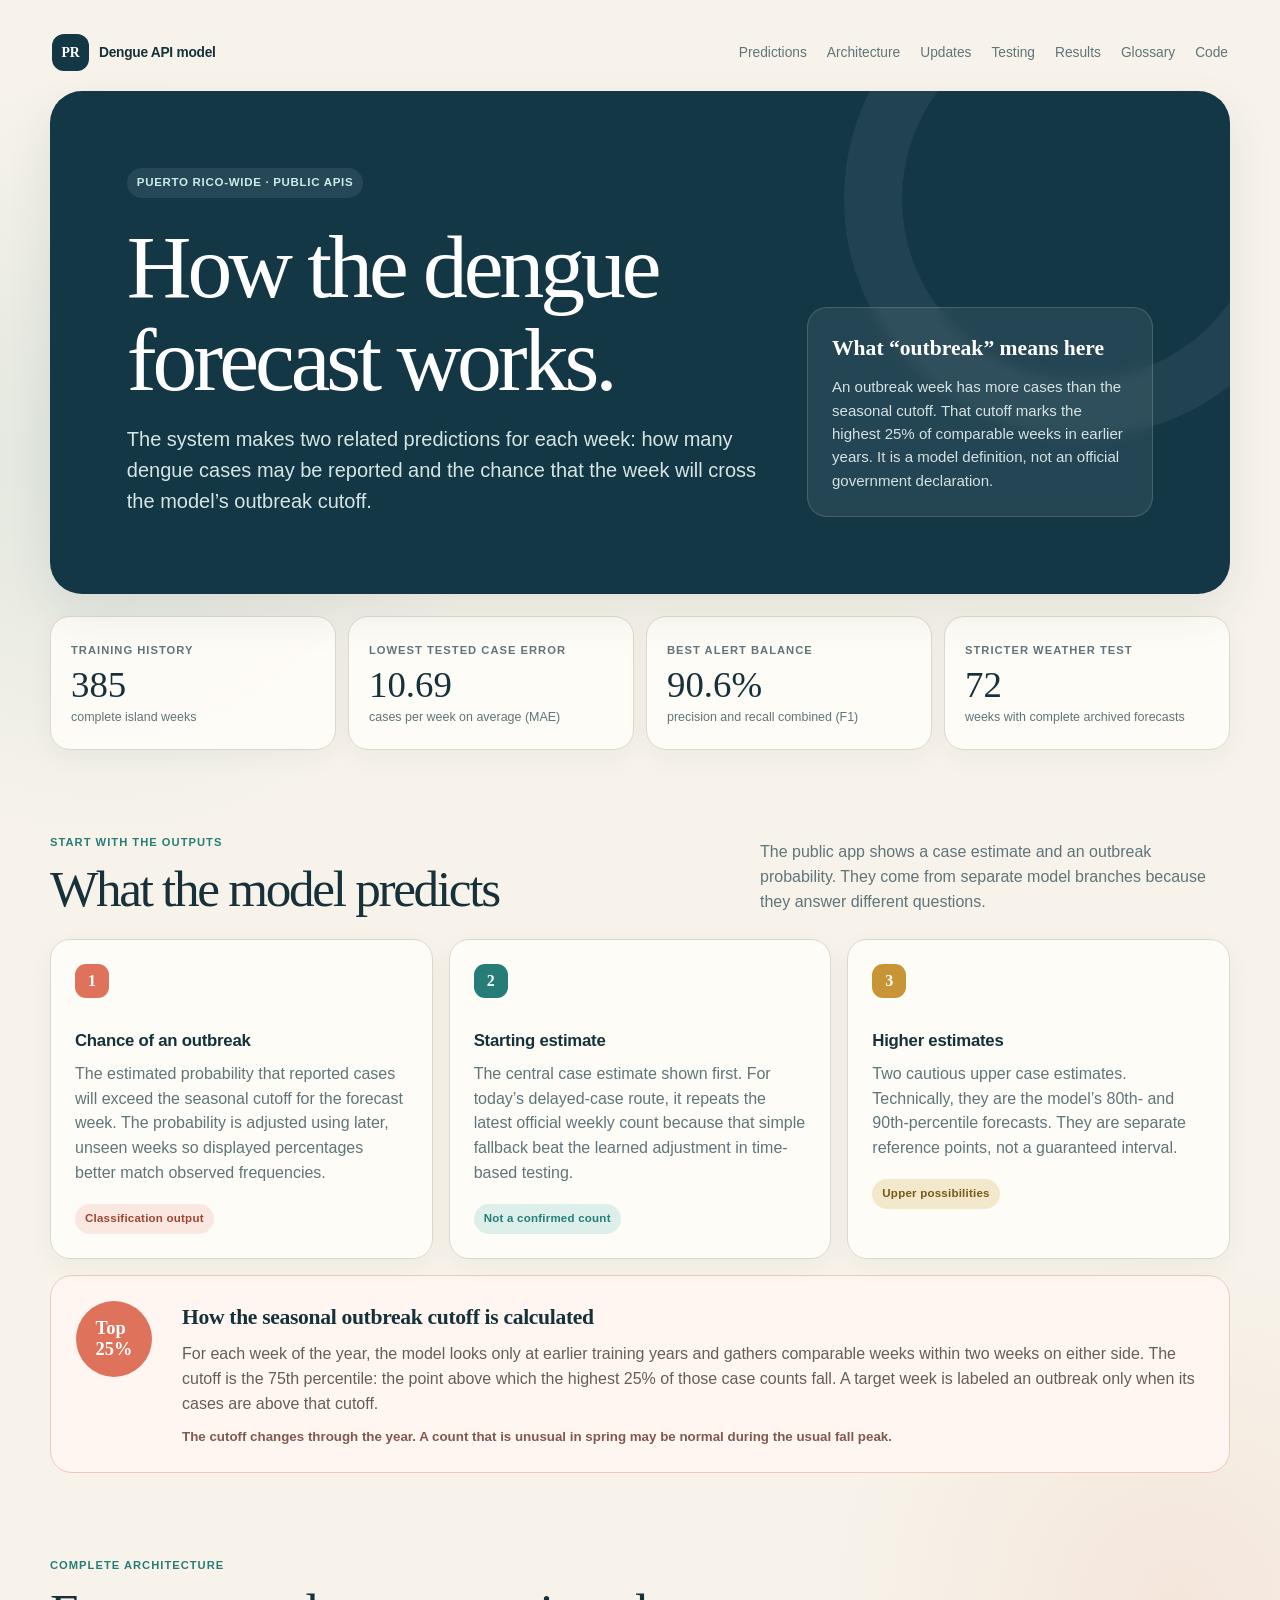
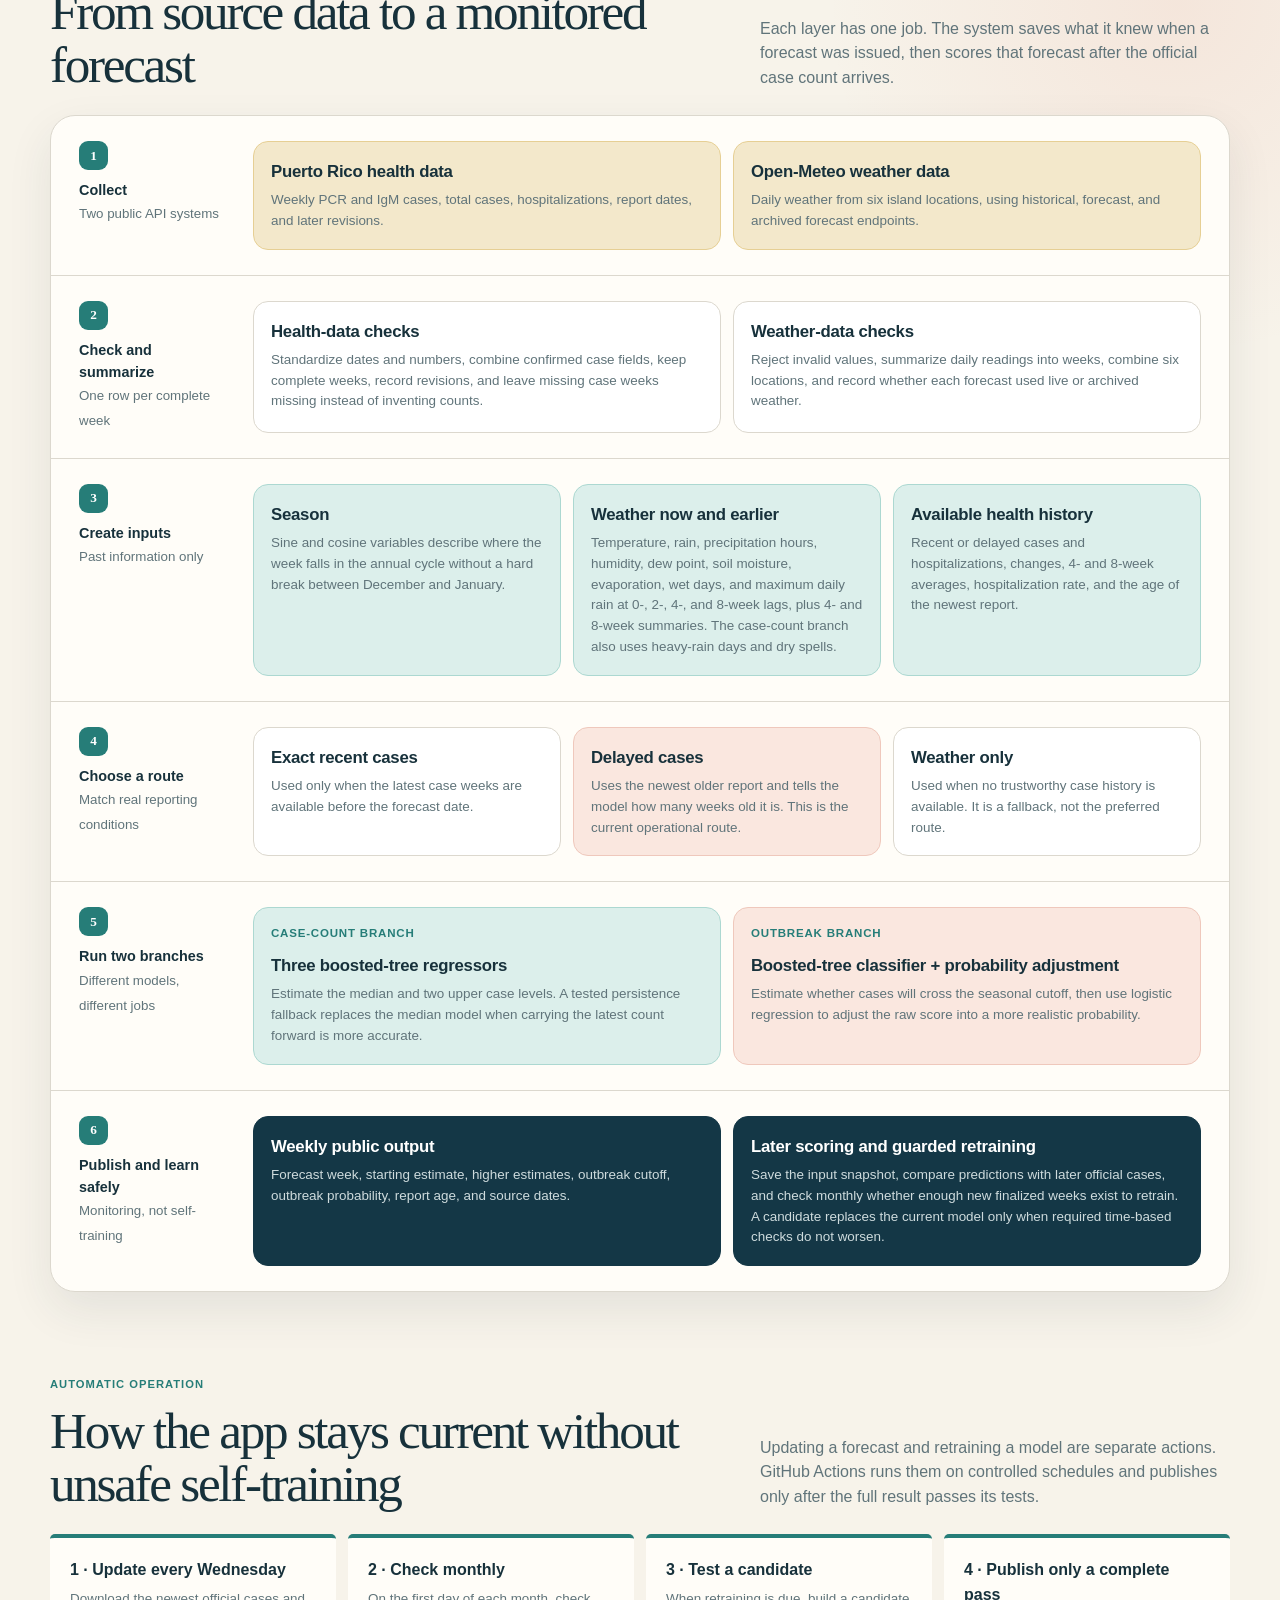
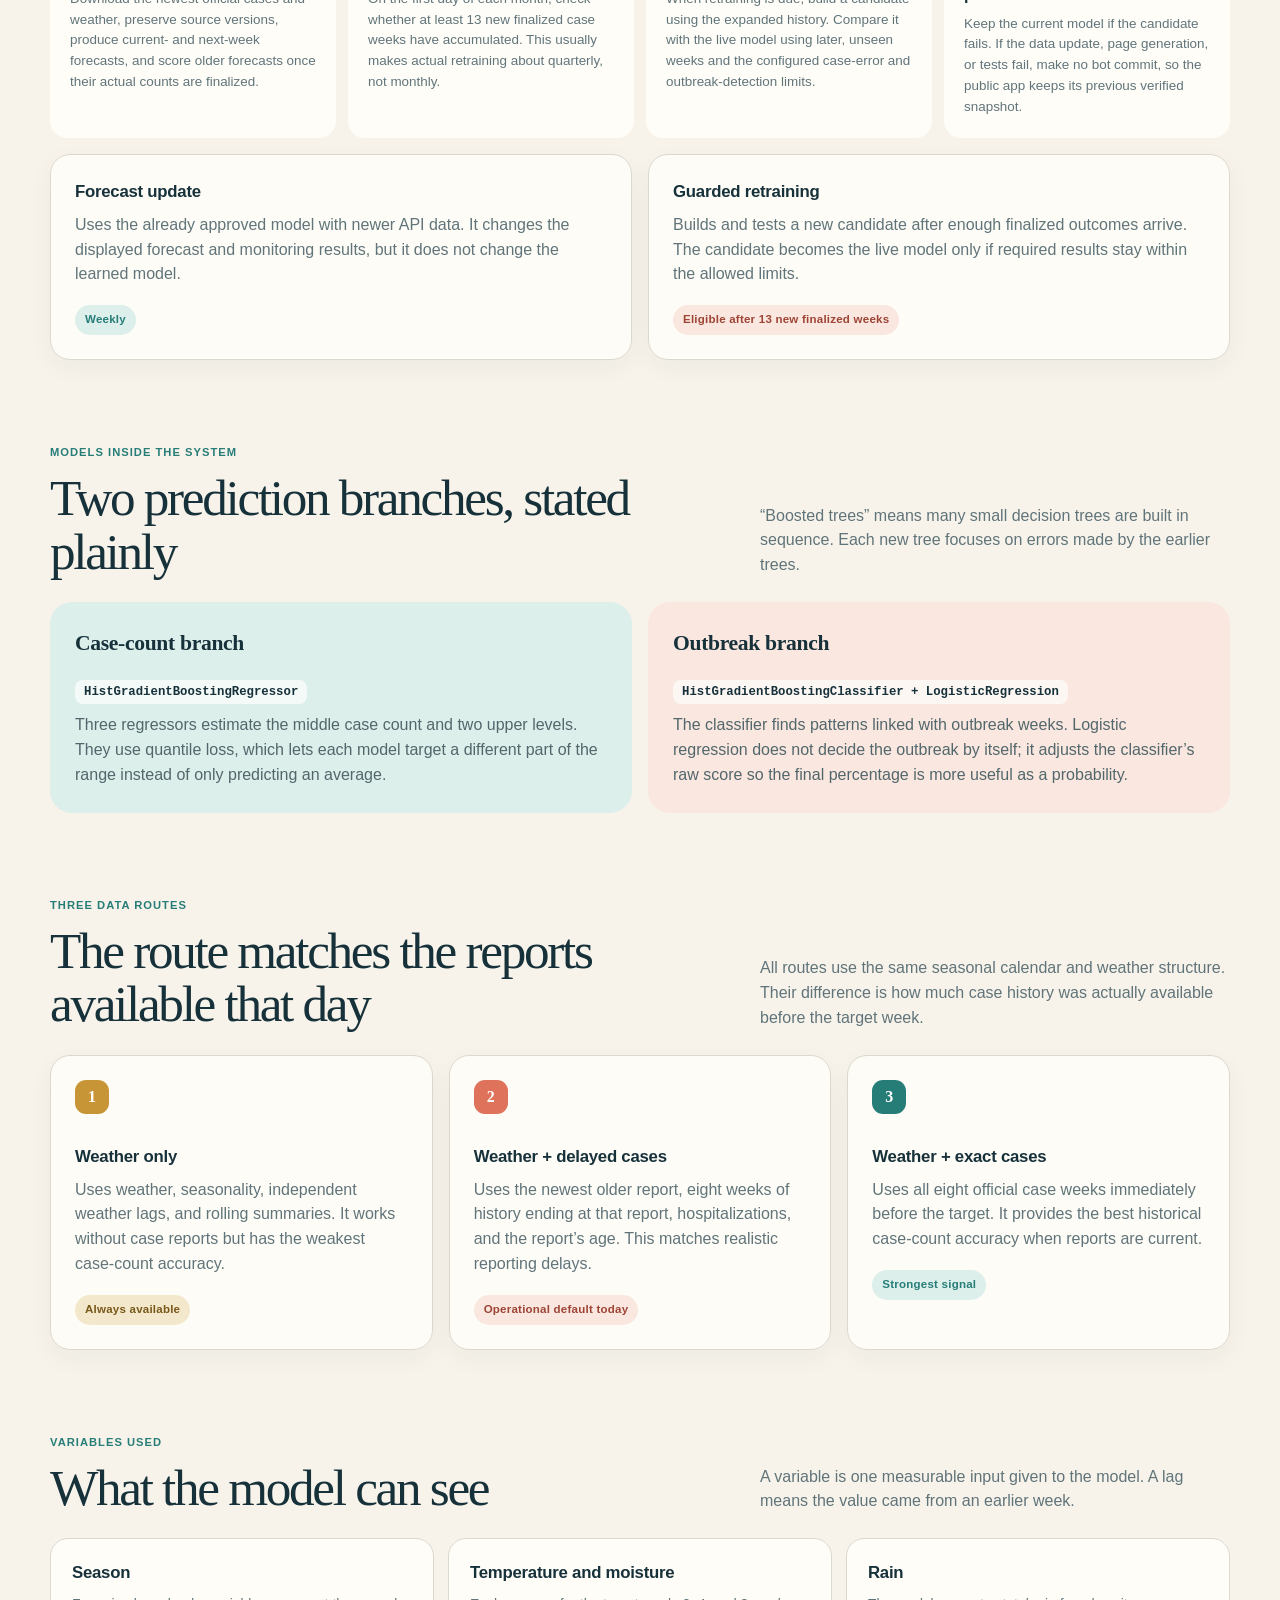
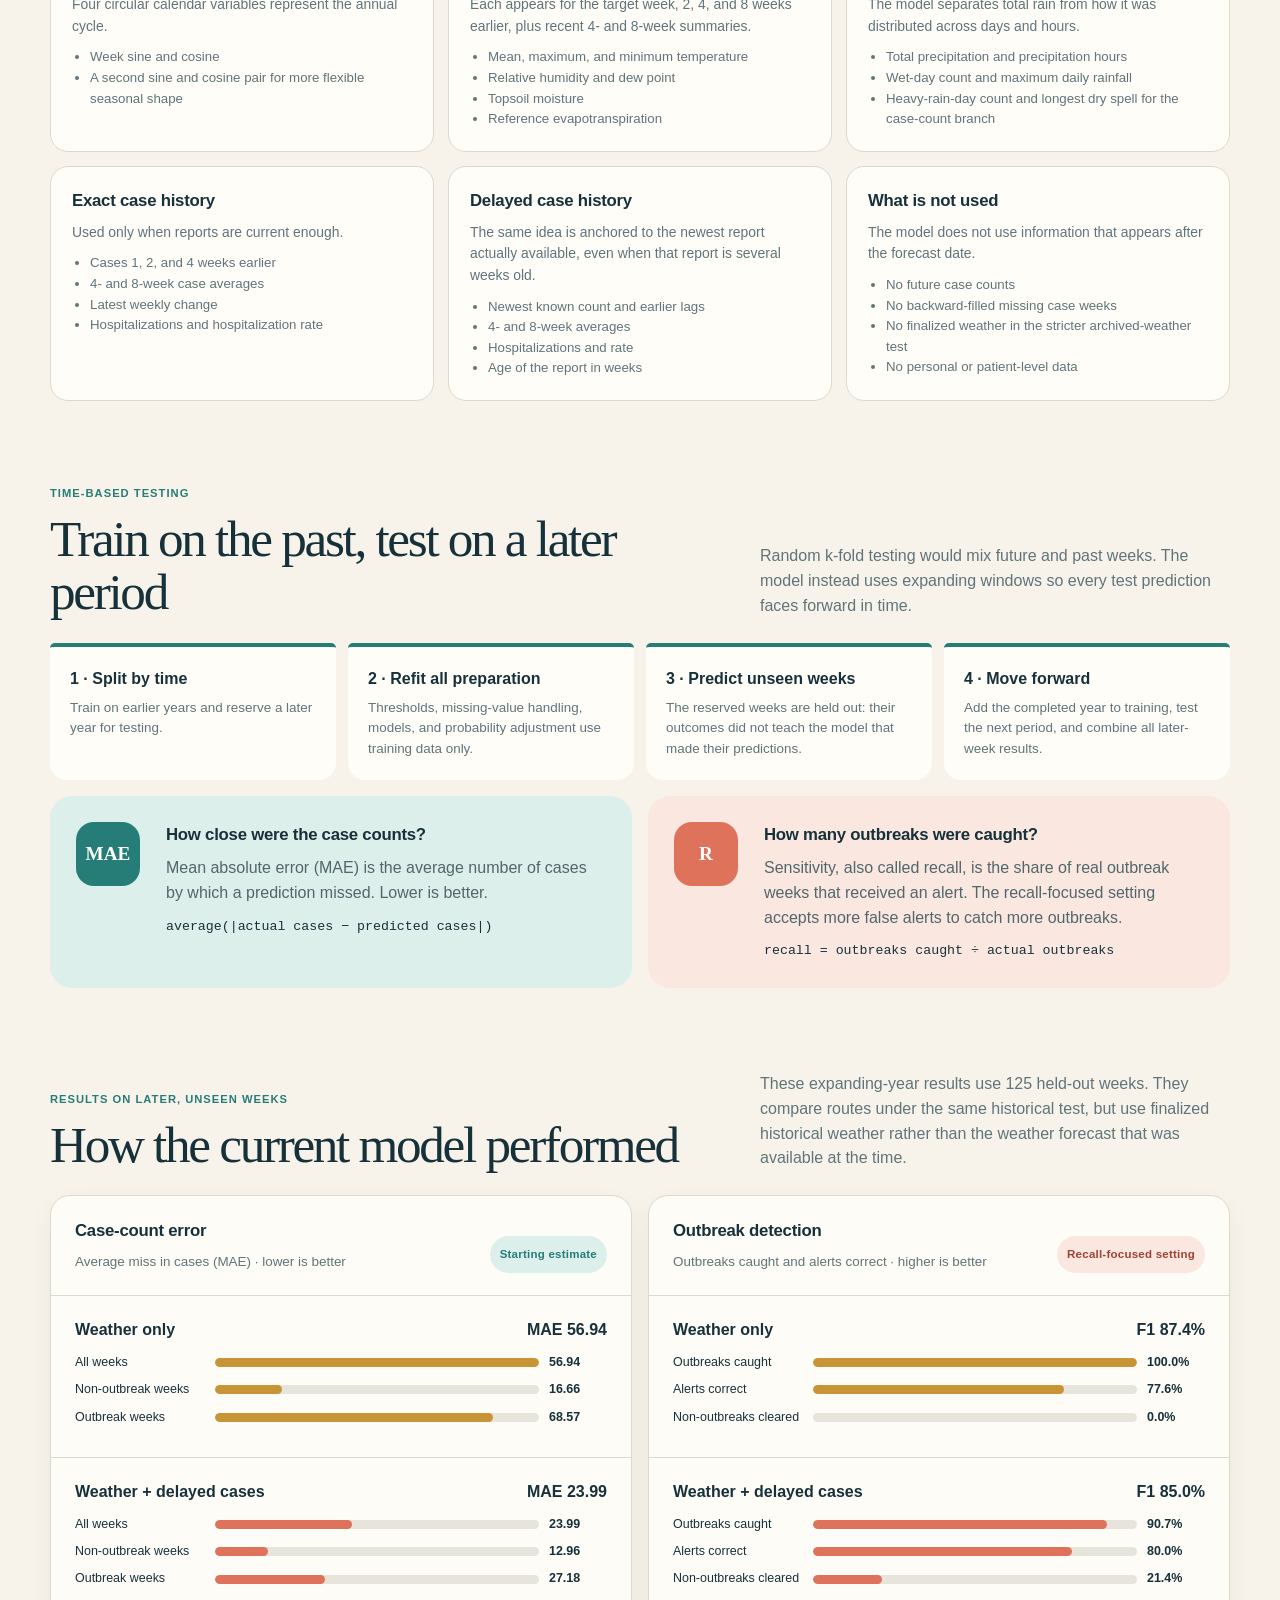
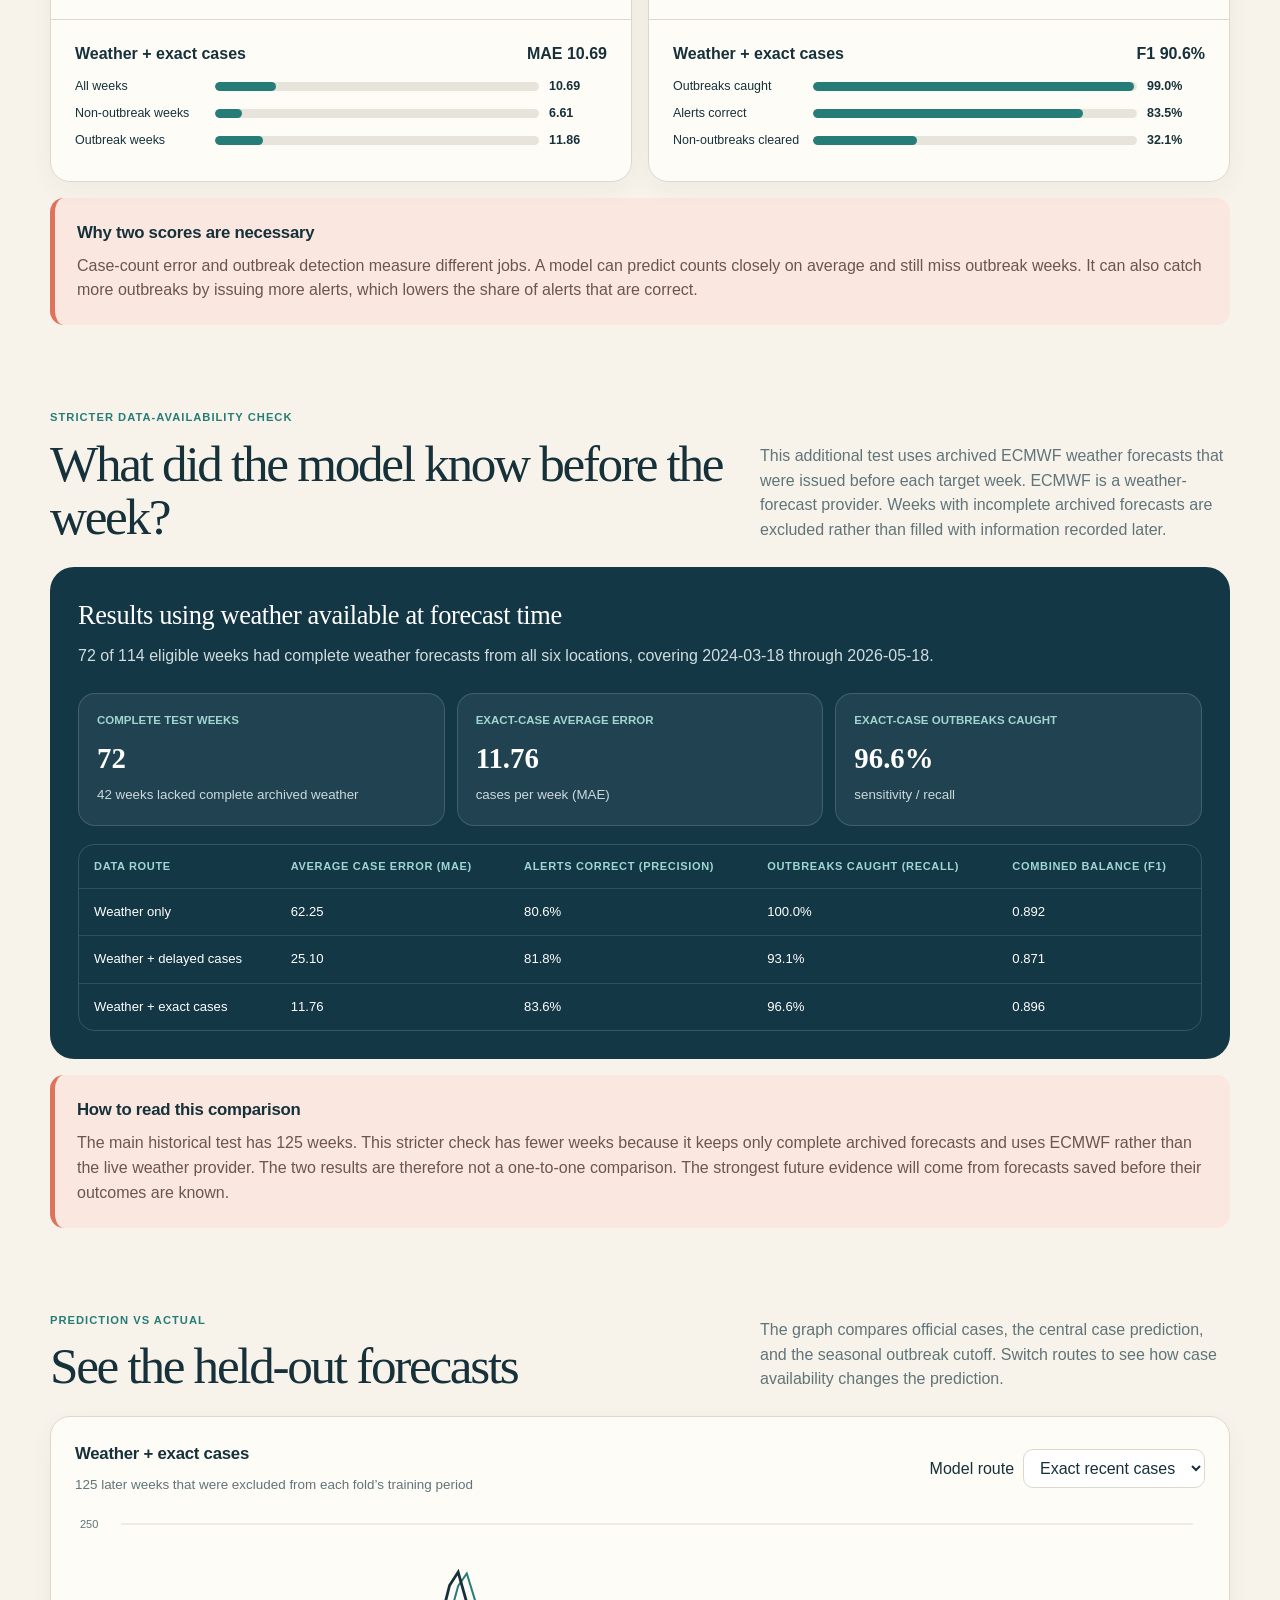
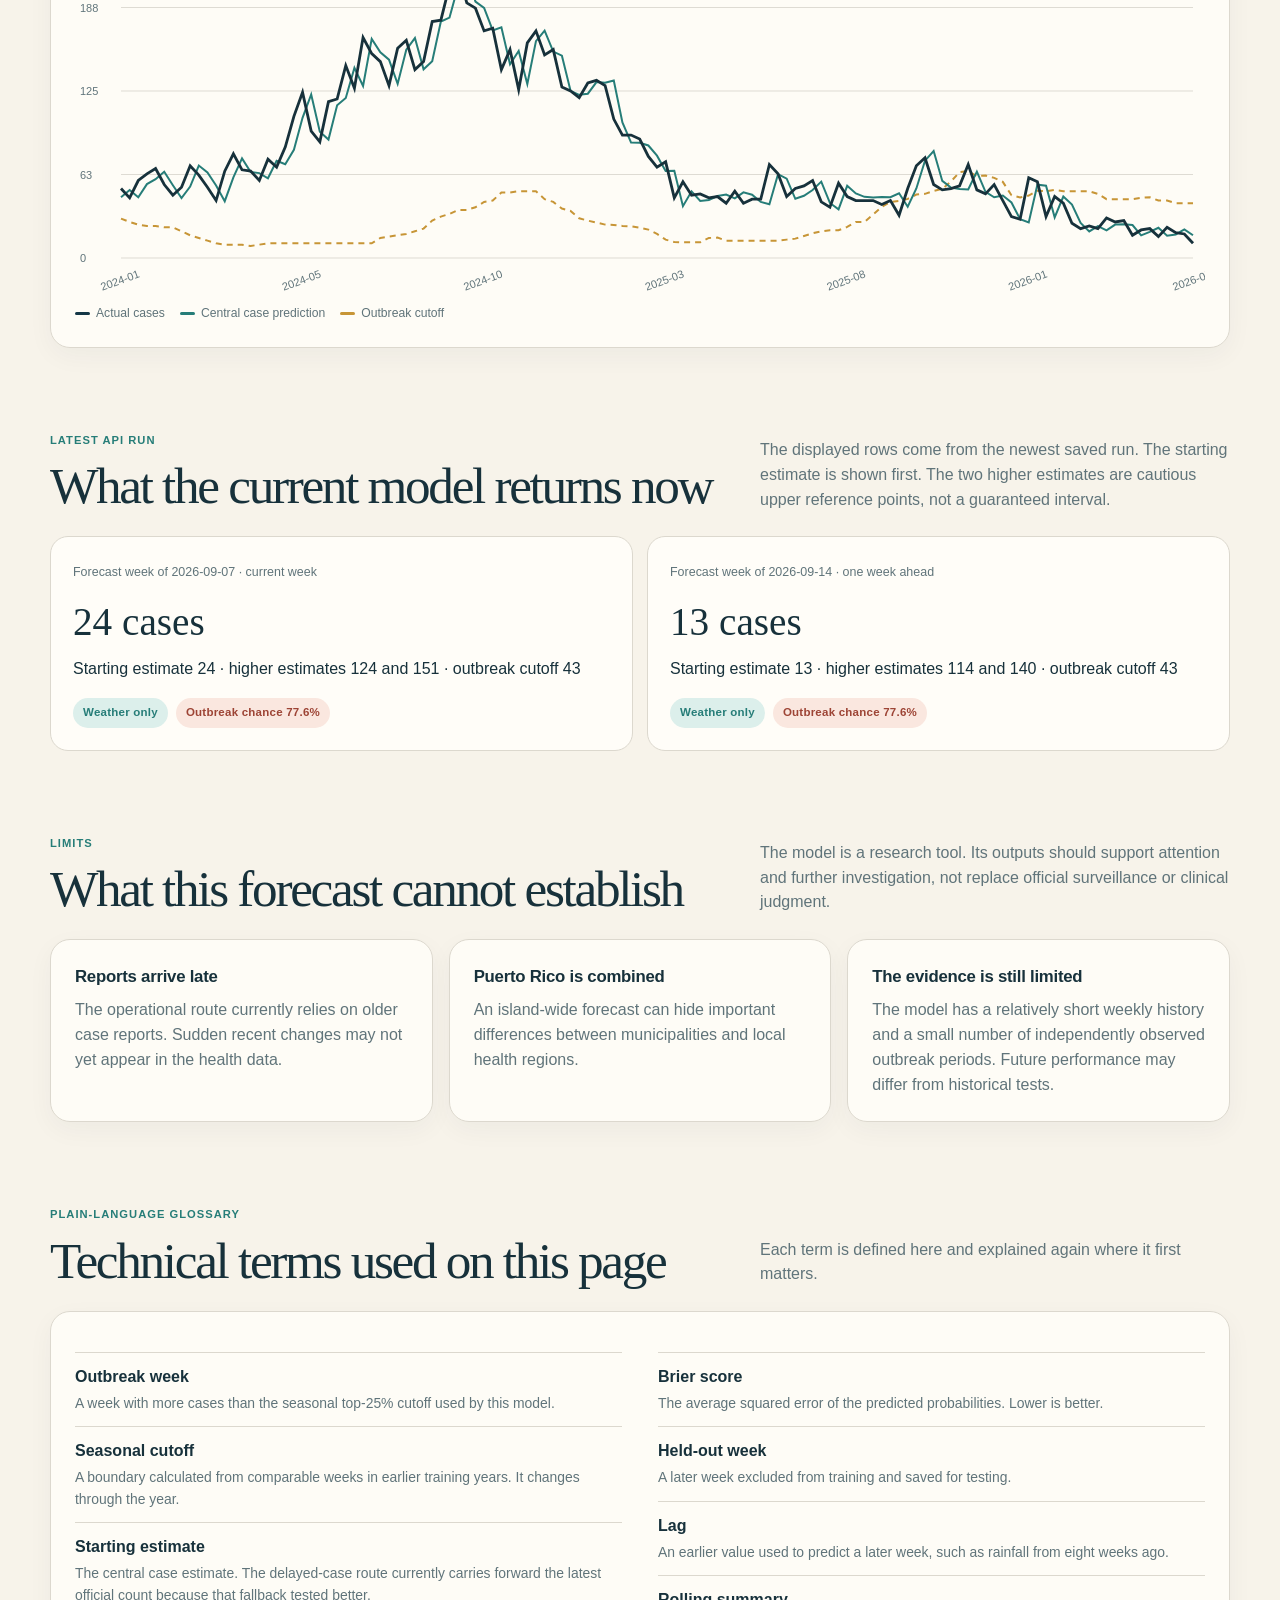
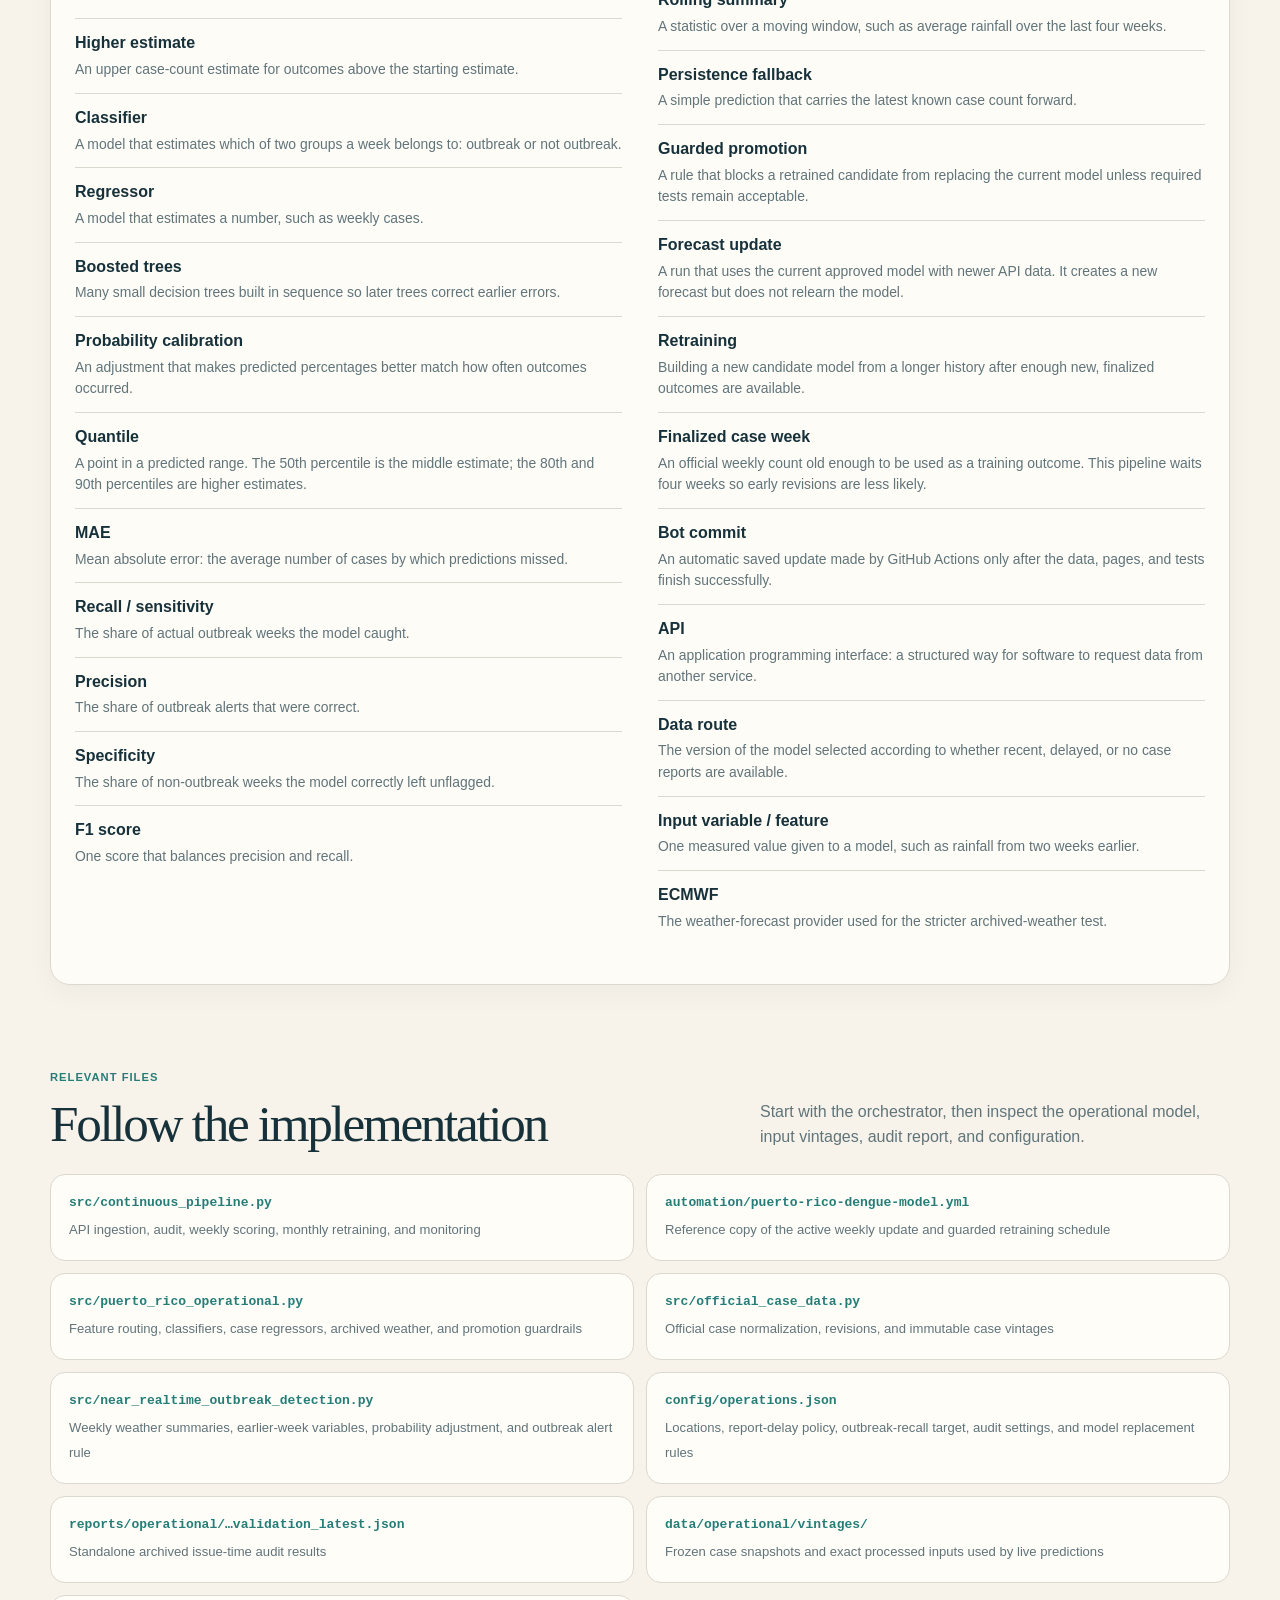
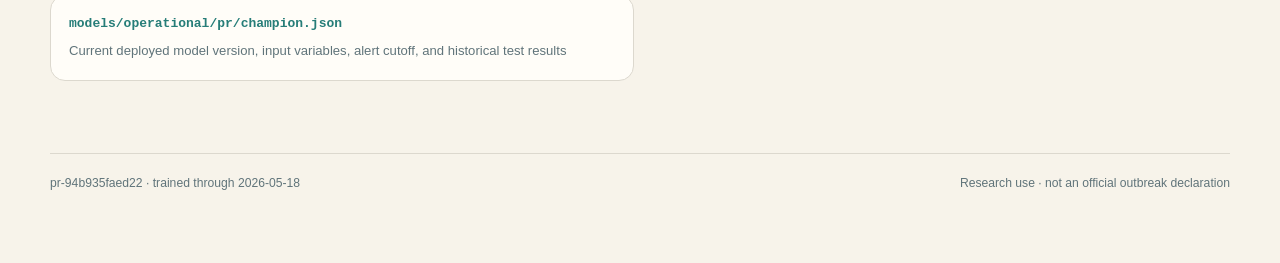
<file: 2026-07-28_Nathan_Nguyen_API_Model/docs/puerto-rico-api-model-focused.html>
<!doctype html>
<html lang="en">
<head>
  <meta charset="utf-8">
  <meta name="viewport" content="width=device-width, initial-scale=1">
  <meta name="description" content="Focused explainer for the Puerto Rico API dengue forecasting and outbreak-alert model.">
  <title>Puerto Rico dengue API model — focused explainer</title>
  <style>
    :root {
      --ink: #17313b;
      --muted: #60747a;
      --paper: #f7f3ea;
      --card: #fffdf8;
      --line: #dcd8ce;
      --teal: #267d78;
      --teal-soft: #dcefeb;
      --coral: #de725a;
      --coral-soft: #fae7df;
      --gold: #c79536;
      --gold-soft: #f3e8cb;
      --navy: #143746;
      --shadow: 0 18px 46px rgba(28, 55, 63, .09);
    }
    * { box-sizing: border-box; }
    html { scroll-behavior: smooth; }
    body {
      margin: 0;
      color: var(--ink);
      background:
        radial-gradient(circle at 8% 4%, rgba(38,125,120,.11), transparent 24rem),
        radial-gradient(circle at 92% 14%, rgba(222,114,90,.10), transparent 22rem),
        var(--paper);
      font-family: Inter, ui-sans-serif, -apple-system, BlinkMacSystemFont, "Segoe UI", sans-serif;
      line-height: 1.55;
    }
    a { color: inherit; }
    .page { width: min(1180px, calc(100% - 36px)); margin: 0 auto; padding: 22px 0 70px; }
    .nav {
      display: flex; align-items: center; justify-content: space-between; gap: 20px;
      padding: 12px 2px 20px; font-size: .86rem;
    }
    .brand { display: flex; align-items: center; gap: 10px; font-weight: 800; letter-spacing: -.02em; }
    .brand-mark {
      display: grid; place-items: center; width: 37px; height: 37px; border-radius: 12px;
      color: white; background: var(--navy); font-family: Georgia, serif;
    }
    .nav-links { display: flex; flex-wrap: wrap; gap: 20px; color: var(--muted); }
    .nav-links a { text-decoration: none; }
    .hero {
      position: relative; overflow: hidden; display: grid; grid-template-columns: 1.4fr .75fr;
      gap: 34px; align-items: end; min-height: 420px; padding: clamp(34px, 6vw, 78px);
      color: white; border-radius: 32px; background: var(--navy); box-shadow: var(--shadow);
    }
    .hero::after {
      content: ""; position: absolute; width: 360px; height: 360px; right: -90px; top: -130px;
      border: 58px solid rgba(255,255,255,.055); border-radius: 50%;
    }
    .eyebrow, .pill {
      display: inline-flex; align-items: center; width: fit-content; border-radius: 999px;
      padding: 6px 10px; font-size: .72rem; font-weight: 800; letter-spacing: .06em;
      text-transform: uppercase;
    }
    .eyebrow { color: #c9eee8; background: rgba(255,255,255,.08); }
    h1, h2 { font-family: Georgia, "Times New Roman", serif; letter-spacing: -.045em; line-height: 1.04; }
    h1 { max-width: 780px; margin: 22px 0 18px; font-size: clamp(3rem, 7vw, 6.35rem); font-weight: 500; }
    h2 { margin: 0; font-size: clamp(2rem, 4vw, 3.55rem); font-weight: 500; }
    h3 { margin: 0 0 8px; font-size: 1.05rem; letter-spacing: -.015em; }
    p { margin: 0; }
    .hero-copy { max-width: 700px; color: #d7e4e6; font-size: clamp(1rem, 1.8vw, 1.25rem); }
    .hero-note {
      position: relative; z-index: 1; padding: 24px; border: 1px solid rgba(255,255,255,.16);
      border-radius: 20px; background: rgba(255,255,255,.07); backdrop-filter: blur(6px);
    }
    .hero-note strong { display: block; margin-bottom: 10px; font-family: Georgia, serif; font-size: 1.35rem; }
    .hero-note p { color: #d6e2e3; font-size: .94rem; }
    .stats { display: grid; grid-template-columns: repeat(4, 1fr); margin: 22px 0 76px; gap: 12px; }
    .stat, .card {
      border: 1px solid var(--line); border-radius: 20px; background: rgba(255,253,248,.91);
      box-shadow: 0 8px 26px rgba(27,54,62,.045);
    }
    .stat { padding: 20px; }
    .stat-label, .kicker { color: var(--muted); font-size: .7rem; font-weight: 850; letter-spacing: .09em; text-transform: uppercase; }
    .stat-value { display: block; margin: 5px 0 1px; font-family: Georgia, serif; font-size: 2.3rem; line-height: 1; }
    .stat-caption { color: var(--muted); font-size: .78rem; }
    .section { margin-top: 84px; scroll-margin-top: 20px; }
    .section-head { display: grid; grid-template-columns: 1fr minmax(280px, 470px); gap: 28px; align-items: end; margin-bottom: 24px; }
    .section-head p { color: var(--muted); }
    .kicker { margin-bottom: 10px; color: var(--teal); }
    .grid-2, .grid-3 { display: grid; gap: 16px; }
    .grid-2 { grid-template-columns: repeat(2, 1fr); }
    .grid-3 { grid-template-columns: repeat(3, 1fr); }
    .card { padding: 24px; }
    .card p { color: var(--muted); }
    .card-number {
      display: grid; place-items: center; width: 34px; height: 34px; margin-bottom: 30px;
      border-radius: 11px; color: white; background: var(--teal); font: 700 1rem Georgia, serif;
    }
    .card.coral .card-number { background: var(--coral); }
    .card.gold .card-number { background: var(--gold); }
    .pill { margin-top: 18px; color: var(--teal); background: var(--teal-soft); letter-spacing: .02em; text-transform: none; }
    .pill.coral { color: #9d4435; background: var(--coral-soft); }
    .pill.gold { color: #775819; background: var(--gold-soft); }
    .flow {
      display: grid; grid-template-columns: 1fr 42px 1fr 42px 1fr; align-items: center;
      gap: 12px; padding: 32px; border-radius: 24px; color: white; background: var(--navy);
    }
    .flow-step { min-height: 154px; padding: 22px; border: 1px solid rgba(255,255,255,.15); border-radius: 17px; background: rgba(255,255,255,.06); }
    .flow-step span { color: #9fd6d1; font-size: .7rem; font-weight: 800; letter-spacing: .08em; text-transform: uppercase; }
    .flow-step h3 { margin-top: 12px; }
    .flow-step p { color: #cbdadd; font-size: .88rem; }
    .arrow { color: #9fd6d1; text-align: center; font-size: 1.7rem; }
    .definition-card {
      display: grid; grid-template-columns: 86px 1fr; gap: 20px; align-items: start;
      padding: 25px; border: 1px solid #efc8bc; border-radius: 22px; background: #fff6f1;
    }
    .definition-badge {
      display: grid; place-items: center; width: 76px; height: 76px; border-radius: 50%;
      color: white; background: var(--coral); font: 700 1.15rem Georgia, serif;
    }
    .definition-card h3 { font-family: Georgia, serif; font-size: 1.35rem; }
    .definition-card p { color: #665d58; }
    .definition-card small { display: block; margin-top: 10px; color: #80594f; font-weight: 750; }
    .architecture {
      overflow: hidden; border: 1px solid var(--line); border-radius: 25px;
      background: var(--card); box-shadow: var(--shadow);
    }
    .architecture-stage {
      display: grid; grid-template-columns: 150px minmax(0, 1fr); gap: 24px;
      padding: 25px 28px; border-bottom: 1px solid var(--line);
    }
    .architecture-stage:last-child { border-bottom: 0; }
    .stage-label span {
      display: inline-grid; place-items: center; width: 29px; height: 29px; margin-bottom: 9px;
      border-radius: 9px; color: white; background: var(--teal); font: 700 .83rem Georgia, serif;
    }
    .stage-label strong { display: block; font-size: .9rem; }
    .stage-label small { color: var(--muted); }
    .architecture-nodes { display: grid; gap: 12px; }
    .architecture-nodes.two { grid-template-columns: repeat(2, minmax(0, 1fr)); }
    .architecture-nodes.three { grid-template-columns: repeat(3, minmax(0, 1fr)); }
    .architecture-node {
      position: relative; padding: 17px; border: 1px solid var(--line); border-radius: 15px;
      background: white;
    }
    .architecture-node.teal { border-color: #acd8d1; background: var(--teal-soft); }
    .architecture-node.coral { border-color: #efc8bc; background: var(--coral-soft); }
    .architecture-node.gold { border-color: #e6cf94; background: var(--gold-soft); }
    .architecture-node.dark { color: white; border-color: var(--navy); background: var(--navy); }
    .architecture-node h3 { margin-bottom: 5px; }
    .architecture-node p { color: var(--muted); font-size: .84rem; }
    .architecture-node.dark p { color: #cedbdd; }
    .architecture-node code { font-size: .75rem; }
    .branch-title {
      margin-bottom: 10px; color: var(--teal); font-size: .72rem; font-weight: 850;
      letter-spacing: .07em; text-transform: uppercase;
    }
    .plain-technical { display: grid; grid-template-columns: repeat(2, minmax(0,1fr)); gap: 16px; }
    .technical-card { padding: 25px; border-radius: 22px; }
    .technical-card:first-child { background: var(--teal-soft); }
    .technical-card:last-child { background: var(--coral-soft); }
    .technical-card h3 { font-family: Georgia, serif; font-size: 1.35rem; }
    .technical-name {
      display: inline-block; margin: 12px 0 9px; padding: 5px 9px; border-radius: 8px;
      background: rgba(255,255,255,.68); font: 750 .77rem ui-monospace, SFMono-Regular, Menlo, monospace;
    }
    .technical-card p { color: #52676c; }
    .feature-groups { display: grid; grid-template-columns: repeat(3, minmax(0,1fr)); gap: 14px; }
    .feature-group { padding: 21px; border: 1px solid var(--line); border-radius: 18px; background: var(--card); }
    .feature-group h3 { margin-bottom: 8px; }
    .feature-group p { color: var(--muted); font-size: .87rem; }
    .feature-list { margin: 10px 0 0; padding-left: 18px; color: var(--muted); font-size: .83rem; }
    .validation-steps { display: grid; grid-template-columns: repeat(4, 1fr); gap: 12px; }
    .validation-step { padding: 20px; border-top: 4px solid var(--teal); border-radius: 5px 5px 17px 17px; background: var(--card); }
    .validation-step strong { display: block; margin-bottom: 6px; }
    .validation-step p { color: var(--muted); font-size: .84rem; }
    .glossary { columns: 2 320px; column-gap: 36px; }
    .glossary div { break-inside: avoid; padding: 12px 0; border-top: 1px solid var(--line); }
    .glossary dt { font-weight: 850; }
    .glossary dd { margin: 3px 0 0; color: var(--muted); font-size: .87rem; }
    .objective {
      display: grid; grid-template-columns: 72px 1fr; gap: 18px; align-items: start;
      padding: 26px; border-radius: 22px;
    }
    .objective.mae { background: var(--teal-soft); }
    .objective.alert { background: var(--coral-soft); }
    .objective-icon {
      display: grid; place-items: center; width: 64px; height: 64px; border-radius: 18px;
      color: white; background: var(--teal); font: 700 1.2rem Georgia, serif;
    }
    .objective.alert .objective-icon { background: var(--coral); }
    .objective p { color: #52676c; }
    .formula { margin-top: 11px; font-family: ui-monospace, SFMono-Regular, Menlo, monospace; font-size: .83rem; }
    .result-panel { overflow: hidden; padding: 0; }
    .result-head { display: flex; justify-content: space-between; gap: 16px; padding: 22px 24px; border-bottom: 1px solid var(--line); }
    .result-head p { font-size: .84rem; }
    .metric-block { padding: 22px 24px; border-bottom: 1px solid var(--line); }
    .metric-block:last-child { border: 0; }
    .metric-title { display: flex; justify-content: space-between; gap: 12px; margin-bottom: 10px; font-weight: 750; }
    .bar-row { display: grid; grid-template-columns: 130px minmax(80px, 1fr) 58px; gap: 10px; align-items: center; margin: 8px 0; font-size: .78rem; }
    .track { overflow: hidden; height: 9px; border-radius: 99px; background: #e7e4dc; }
    .fill { height: 100%; border-radius: inherit; background: var(--teal); }
    .fill.coral { background: var(--coral); }
    .fill.gold { background: var(--gold); }
    .audit { padding: 28px; border-radius: 24px; background: var(--navy); color: white; }
    .audit h3 { font-family: Georgia, serif; font-size: 1.65rem; font-weight: 500; }
    .audit > p { color: #cfdddf; margin-top: 7px; }
    .audit-grid { display: grid; grid-template-columns: repeat(3, 1fr); gap: 12px; margin-top: 24px; }
    .audit-card { padding: 18px; border: 1px solid rgba(255,255,255,.15); border-radius: 17px; background: rgba(255,255,255,.06); }
    .audit-card span { display: block; color: #9fd6d1; font-size: .72rem; font-weight: 800; text-transform: uppercase; }
    .audit-card strong { display: block; margin: 6px 0 2px; font-family: Georgia, serif; font-size: 1.8rem; }
    .audit-card small { color: #cbd9db; }
    .table-wrap { overflow-x: auto; margin-top: 18px; border: 1px solid rgba(255,255,255,.15); border-radius: 16px; }
    table { width: 100%; border-collapse: collapse; min-width: 680px; font-size: .82rem; }
    th, td { padding: 13px 15px; text-align: left; border-bottom: 1px solid rgba(255,255,255,.12); }
    th { color: #9fd6d1; font-size: .69rem; text-transform: uppercase; letter-spacing: .06em; }
    tr:last-child td { border: 0; }
    .chart-card { padding: 24px; }
    .chart-top { display: flex; justify-content: space-between; gap: 18px; align-items: center; margin-bottom: 16px; }
    .chart-top p { font-size: .84rem; }
    select { padding: 9px 12px; border: 1px solid var(--line); border-radius: 10px; color: var(--ink); background: white; font: inherit; }
    .chart-wrap { position: relative; width: 100%; height: 380px; }
    canvas { width: 100%; height: 100%; }
    .legend { display: flex; flex-wrap: wrap; gap: 15px; color: var(--muted); font-size: .76rem; margin-top: 12px; }
    .legend span::before { content: ""; display: inline-block; width: 15px; height: 3px; margin-right: 6px; vertical-align: middle; border-radius: 2px; background: var(--navy); }
    .legend .prediction::before { background: var(--teal); }
    .legend .threshold::before { background: var(--gold); }
    .live-list { display: grid; grid-template-columns: repeat(2, 1fr); gap: 14px; }
    .live-card { padding: 22px; border: 1px solid var(--line); border-radius: 18px; background: var(--card); }
    .live-date { color: var(--muted); font-size: .78rem; }
    .live-number { margin: 8px 0 4px; font-family: Georgia, serif; font-size: 2.45rem; }
    .live-meta { display: flex; flex-wrap: wrap; gap: 8px; margin-top: 16px; }
    .live-meta .pill { margin: 0; }
    .code-map { display: grid; grid-template-columns: repeat(2, 1fr); gap: 12px; }
    .file { display: block; padding: 18px; border: 1px solid var(--line); border-radius: 15px; background: var(--card); text-decoration: none; }
    .file code { display: block; margin-bottom: 4px; color: var(--teal); font-weight: 800; }
    .file span { color: var(--muted); font-size: .82rem; }
    .warning { padding: 22px; border-left: 5px solid var(--coral); border-radius: 14px; background: var(--coral-soft); }
    .warning p { color: #6d554f; }
    footer { display: flex; justify-content: space-between; gap: 20px; margin-top: 72px; padding-top: 20px; border-top: 1px solid var(--line); color: var(--muted); font-size: .76rem; }
    @media (max-width: 860px) {
      .hero, .section-head { grid-template-columns: 1fr; }
      .stats, .grid-3 { grid-template-columns: repeat(2, 1fr); }
      .flow { grid-template-columns: 1fr; }
      .arrow { transform: rotate(90deg); }
      .audit-grid { grid-template-columns: 1fr; }
      .architecture-stage { grid-template-columns: 1fr; gap: 12px; }
      .architecture-nodes.three, .feature-groups, .validation-steps { grid-template-columns: repeat(2, 1fr); }
    }
    @media (max-width: 600px) {
      .page { width: min(100% - 22px, 1180px); }
      .nav-links { display: none; }
      .hero { min-height: auto; padding: 31px 24px; border-radius: 24px; }
      h1 { font-size: 3rem; }
      .stats, .grid-2, .grid-3, .live-list, .code-map { grid-template-columns: 1fr; }
      .objective { grid-template-columns: 1fr; }
      .definition-card, .architecture-nodes.two, .architecture-nodes.three,
      .plain-technical, .feature-groups, .validation-steps { grid-template-columns: 1fr; }
      .chart-top { align-items: stretch; flex-direction: column; }
      .chart-wrap { height: 320px; }
      .bar-row { grid-template-columns: 105px minmax(60px, 1fr) 52px; }
      footer { flex-direction: column; }
    }
    @media print {
      body { background: white; }
      .page { width: 100%; }
      .nav-links, select { display: none; }
      .hero, .card { box-shadow: none; break-inside: avoid; }
    }
  </style>
</head>
<body>
  <main class="page">
    <nav class="nav">
      <div class="brand"><span class="brand-mark">PR</span><span>Dengue API model</span></div>
      <div class="nav-links"><a href="#predictions">Predictions</a><a href="#architecture">Architecture</a><a href="#updates">Updates</a><a href="#testing">Testing</a><a href="#results">Results</a><a href="#glossary">Glossary</a><a href="#files">Code</a></div>
    </nav>

    <header class="hero">
      <div>
        <span class="eyebrow">Puerto Rico-wide · public APIs</span>
        <h1>How the dengue forecast works.</h1>
        <p class="hero-copy">The system makes two related predictions for each week: how many dengue cases may be reported and the chance that the week will cross the model’s outbreak cutoff.</p>
      </div>
      <aside class="hero-note">
        <strong>What “outbreak” means here</strong>
        <p>An outbreak week has more cases than the seasonal cutoff. That cutoff marks the highest 25% of comparable weeks in earlier years. It is a model definition, not an official government declaration.</p>
      </aside>
    </header>

    <section class="stats" aria-label="Key model results">
      <div class="stat"><span class="stat-label">Training history</span><span class="stat-value" id="trainingRows">—</span><span class="stat-caption">complete island weeks</span></div>
      <div class="stat"><span class="stat-label">Lowest tested case error</span><span class="stat-value" id="bestMae">—</span><span class="stat-caption">cases per week on average (MAE)</span></div>
      <div class="stat"><span class="stat-label">Best alert balance</span><span class="stat-value" id="bestF1">—</span><span class="stat-caption">precision and recall combined (F1)</span></div>
      <div class="stat"><span class="stat-label">Stricter weather test</span><span class="stat-value" id="auditWeeks">—</span><span class="stat-caption">weeks with complete archived forecasts</span></div>
    </section>

    <section class="section" id="predictions">
      <div class="section-head"><div><div class="kicker">Start with the outputs</div><h2>What the model predicts</h2></div><p>The public app shows a case estimate and an outbreak probability. They come from separate model branches because they answer different questions.</p></div>
      <div class="grid-3">
        <article class="card coral"><div class="card-number">1</div><h3>Chance of an outbreak</h3><p>The estimated probability that reported cases will exceed the seasonal cutoff for the forecast week. The probability is adjusted using later, unseen weeks so displayed percentages better match observed frequencies.</p><span class="pill coral">Classification output</span></article>
        <article class="card"><div class="card-number">2</div><h3>Starting estimate</h3><p>The central case estimate shown first. For today’s delayed-case route, it repeats the latest official weekly count because that simple fallback beat the learned adjustment in time-based testing.</p><span class="pill">Not a confirmed count</span></article>
        <article class="card gold"><div class="card-number">3</div><h3>Higher estimates</h3><p>Two cautious upper case estimates. Technically, they are the model’s 80th- and 90th-percentile forecasts. They are separate reference points, not a guaranteed interval.</p><span class="pill gold">Upper possibilities</span></article>
      </div>
      <div class="definition-card" style="margin-top:16px">
        <div class="definition-badge">Top<br>25%</div>
        <div><h3>How the seasonal outbreak cutoff is calculated</h3><p>For each week of the year, the model looks only at earlier training years and gathers comparable weeks within two weeks on either side. The cutoff is the 75th percentile: the point above which the highest 25% of those case counts fall. A target week is labeled an outbreak only when its cases are above that cutoff.</p><small>The cutoff changes through the year. A count that is unusual in spring may be normal during the usual fall peak.</small></div>
      </div>
    </section>

    <section class="section" id="architecture">
      <div class="section-head"><div><div class="kicker">Complete architecture</div><h2>From source data to a monitored forecast</h2></div><p>Each layer has one job. The system saves what it knew when a forecast was issued, then scores that forecast after the official case count arrives.</p></div>
      <div class="architecture">
        <div class="architecture-stage">
          <div class="stage-label"><span>1</span><strong>Collect</strong><small>Two public API systems</small></div>
          <div class="architecture-nodes two">
            <article class="architecture-node gold"><h3>Puerto Rico health data</h3><p>Weekly PCR and IgM cases, total cases, hospitalizations, report dates, and later revisions.</p></article>
            <article class="architecture-node gold"><h3>Open-Meteo weather data</h3><p>Daily weather from six island locations, using historical, forecast, and archived forecast endpoints.</p></article>
          </div>
        </div>
        <div class="architecture-stage">
          <div class="stage-label"><span>2</span><strong>Check and summarize</strong><small>One row per complete week</small></div>
          <div class="architecture-nodes two">
            <article class="architecture-node"><h3>Health-data checks</h3><p>Standardize dates and numbers, combine confirmed case fields, keep complete weeks, record revisions, and leave missing case weeks missing instead of inventing counts.</p></article>
            <article class="architecture-node"><h3>Weather-data checks</h3><p>Reject invalid values, summarize daily readings into weeks, combine six locations, and record whether each forecast used live or archived weather.</p></article>
          </div>
        </div>
        <div class="architecture-stage">
          <div class="stage-label"><span>3</span><strong>Create inputs</strong><small>Past information only</small></div>
          <div class="architecture-nodes three">
            <article class="architecture-node teal"><h3>Season</h3><p>Sine and cosine variables describe where the week falls in the annual cycle without a hard break between December and January.</p></article>
            <article class="architecture-node teal"><h3>Weather now and earlier</h3><p>Temperature, rain, precipitation hours, humidity, dew point, soil moisture, evaporation, wet days, and maximum daily rain at 0-, 2-, 4-, and 8-week lags, plus 4- and 8-week summaries. The case-count branch also uses heavy-rain days and dry spells.</p></article>
            <article class="architecture-node teal"><h3>Available health history</h3><p>Recent or delayed cases and hospitalizations, changes, 4- and 8-week averages, hospitalization rate, and the age of the newest report.</p></article>
          </div>
        </div>
        <div class="architecture-stage">
          <div class="stage-label"><span>4</span><strong>Choose a route</strong><small>Match real reporting conditions</small></div>
          <div class="architecture-nodes three">
            <article class="architecture-node"><h3>Exact recent cases</h3><p>Used only when the latest case weeks are available before the forecast date.</p></article>
            <article class="architecture-node coral"><h3>Delayed cases</h3><p>Uses the newest older report and tells the model how many weeks old it is. This is the current operational route.</p></article>
            <article class="architecture-node"><h3>Weather only</h3><p>Used when no trustworthy case history is available. It is a fallback, not the preferred route.</p></article>
          </div>
        </div>
        <div class="architecture-stage">
          <div class="stage-label"><span>5</span><strong>Run two branches</strong><small>Different models, different jobs</small></div>
          <div class="architecture-nodes two">
            <article class="architecture-node teal"><div class="branch-title">Case-count branch</div><h3>Three boosted-tree regressors</h3><p>Estimate the median and two upper case levels. A tested persistence fallback replaces the median model when carrying the latest count forward is more accurate.</p></article>
            <article class="architecture-node coral"><div class="branch-title">Outbreak branch</div><h3>Boosted-tree classifier + probability adjustment</h3><p>Estimate whether cases will cross the seasonal cutoff, then use logistic regression to adjust the raw score into a more realistic probability.</p></article>
          </div>
        </div>
        <div class="architecture-stage">
          <div class="stage-label"><span>6</span><strong>Publish and learn safely</strong><small>Monitoring, not self-training</small></div>
          <div class="architecture-nodes two">
            <article class="architecture-node dark"><h3>Weekly public output</h3><p>Forecast week, starting estimate, higher estimates, outbreak cutoff, outbreak probability, report age, and source dates.</p></article>
            <article class="architecture-node dark"><h3>Later scoring and guarded retraining</h3><p>Save the input snapshot, compare predictions with later official cases, and check monthly whether enough new finalized weeks exist to retrain. A candidate replaces the current model only when required time-based checks do not worsen.</p></article>
          </div>
        </div>
      </div>
    </section>

    <section class="section" id="updates">
      <div class="section-head"><div><div class="kicker">Automatic operation</div><h2>How the app stays current without unsafe self-training</h2></div><p>Updating a forecast and retraining a model are separate actions. GitHub Actions runs them on controlled schedules and publishes only after the full result passes its tests.</p></div>
      <div class="validation-steps">
        <article class="validation-step"><strong>1 · Update every Wednesday</strong><p>Download the newest official cases and weather, preserve source versions, produce current- and next-week forecasts, and score older forecasts once their actual counts are finalized.</p></article>
        <article class="validation-step"><strong>2 · Check monthly</strong><p>On the first day of each month, check whether at least 13 new finalized case weeks have accumulated. This usually makes actual retraining about quarterly, not monthly.</p></article>
        <article class="validation-step"><strong>3 · Test a candidate</strong><p>When retraining is due, build a candidate using the expanded history. Compare it with the live model using later, unseen weeks and the configured case-error and outbreak-detection limits.</p></article>
        <article class="validation-step"><strong>4 · Publish only a complete pass</strong><p>Keep the current model if the candidate fails. If the data update, page generation, or tests fail, make no bot commit, so the public app keeps its previous verified snapshot.</p></article>
      </div>
      <div class="grid-2" style="margin-top:16px">
        <article class="card"><h3>Forecast update</h3><p>Uses the already approved model with newer API data. It changes the displayed forecast and monitoring results, but it does not change the learned model.</p><span class="pill">Weekly</span></article>
        <article class="card coral"><h3>Guarded retraining</h3><p>Builds and tests a new candidate after enough finalized outcomes arrive. The candidate becomes the live model only if required results stay within the allowed limits.</p><span class="pill coral">Eligible after 13 new finalized weeks</span></article>
      </div>
    </section>

    <section class="section">
      <div class="section-head"><div><div class="kicker">Models inside the system</div><h2>Two prediction branches, stated plainly</h2></div><p>“Boosted trees” means many small decision trees are built in sequence. Each new tree focuses on errors made by the earlier trees.</p></div>
      <div class="plain-technical">
        <article class="technical-card"><h3>Case-count branch</h3><span class="technical-name">HistGradientBoostingRegressor</span><p>Three regressors estimate the middle case count and two upper levels. They use quantile loss, which lets each model target a different part of the range instead of only predicting an average.</p></article>
        <article class="technical-card"><h3>Outbreak branch</h3><span class="technical-name">HistGradientBoostingClassifier + LogisticRegression</span><p>The classifier finds patterns linked with outbreak weeks. Logistic regression does not decide the outbreak by itself; it adjusts the classifier’s raw score so the final percentage is more useful as a probability.</p></article>
      </div>
    </section>

    <section class="section">
      <div class="section-head"><div><div class="kicker">Three data routes</div><h2>The route matches the reports available that day</h2></div><p>All routes use the same seasonal calendar and weather structure. Their difference is how much case history was actually available before the target week.</p></div>
      <div class="grid-3">
        <article class="card gold"><div class="card-number">1</div><h3>Weather only</h3><p>Uses weather, seasonality, independent weather lags, and rolling summaries. It works without case reports but has the weakest case-count accuracy.</p><span class="pill gold">Always available</span></article>
        <article class="card coral"><div class="card-number">2</div><h3>Weather + delayed cases</h3><p>Uses the newest older report, eight weeks of history ending at that report, hospitalizations, and the report’s age. This matches realistic reporting delays.</p><span class="pill coral">Operational default today</span></article>
        <article class="card"><div class="card-number">3</div><h3>Weather + exact cases</h3><p>Uses all eight official case weeks immediately before the target. It provides the best historical case-count accuracy when reports are current.</p><span class="pill">Strongest signal</span></article>
      </div>
    </section>

    <section class="section">
      <div class="section-head"><div><div class="kicker">Variables used</div><h2>What the model can see</h2></div><p>A variable is one measurable input given to the model. A lag means the value came from an earlier week.</p></div>
      <div class="feature-groups">
        <article class="feature-group"><h3>Season</h3><p>Four circular calendar variables represent the annual cycle.</p><ul class="feature-list"><li>Week sine and cosine</li><li>A second sine and cosine pair for more flexible seasonal shape</li></ul></article>
        <article class="feature-group"><h3>Temperature and moisture</h3><p>Each appears for the target week, 2, 4, and 8 weeks earlier, plus recent 4- and 8-week summaries.</p><ul class="feature-list"><li>Mean, maximum, and minimum temperature</li><li>Relative humidity and dew point</li><li>Topsoil moisture</li><li>Reference evapotranspiration</li></ul></article>
        <article class="feature-group"><h3>Rain</h3><p>The model separates total rain from how it was distributed across days and hours.</p><ul class="feature-list"><li>Total precipitation and precipitation hours</li><li>Wet-day count and maximum daily rainfall</li><li>Heavy-rain-day count and longest dry spell for the case-count branch</li></ul></article>
        <article class="feature-group"><h3>Exact case history</h3><p>Used only when reports are current enough.</p><ul class="feature-list"><li>Cases 1, 2, and 4 weeks earlier</li><li>4- and 8-week case averages</li><li>Latest weekly change</li><li>Hospitalizations and hospitalization rate</li></ul></article>
        <article class="feature-group"><h3>Delayed case history</h3><p>The same idea is anchored to the newest report actually available, even when that report is several weeks old.</p><ul class="feature-list"><li>Newest known count and earlier lags</li><li>4- and 8-week averages</li><li>Hospitalizations and rate</li><li>Age of the report in weeks</li></ul></article>
        <article class="feature-group"><h3>What is not used</h3><p>The model does not use information that appears after the forecast date.</p><ul class="feature-list"><li>No future case counts</li><li>No backward-filled missing case weeks</li><li>No finalized weather in the stricter archived-weather test</li><li>No personal or patient-level data</li></ul></article>
      </div>
    </section>

    <section class="section" id="testing">
      <div class="section-head"><div><div class="kicker">Time-based testing</div><h2>Train on the past, test on a later period</h2></div><p>Random k-fold testing would mix future and past weeks. The model instead uses expanding windows so every test prediction faces forward in time.</p></div>
      <div class="validation-steps">
        <article class="validation-step"><strong>1 · Split by time</strong><p>Train on earlier years and reserve a later year for testing.</p></article>
        <article class="validation-step"><strong>2 · Refit all preparation</strong><p>Thresholds, missing-value handling, models, and probability adjustment use training data only.</p></article>
        <article class="validation-step"><strong>3 · Predict unseen weeks</strong><p>The reserved weeks are held out: their outcomes did not teach the model that made their predictions.</p></article>
        <article class="validation-step"><strong>4 · Move forward</strong><p>Add the completed year to training, test the next period, and combine all later-week results.</p></article>
      </div>
      <div class="grid-2" style="margin-top:16px">
        <article class="objective mae"><div class="objective-icon">MAE</div><div><h3>How close were the case counts?</h3><p>Mean absolute error (MAE) is the average number of cases by which a prediction missed. Lower is better.</p><div class="formula">average(|actual cases − predicted cases|)</div></div></article>
        <article class="objective alert"><div class="objective-icon">R</div><div><h3>How many outbreaks were caught?</h3><p>Sensitivity, also called recall, is the share of real outbreak weeks that received an alert. The recall-focused setting accepts more false alerts to catch more outbreaks.</p><div class="formula">recall = outbreaks caught ÷ actual outbreaks</div></div></article>
      </div>
    </section>

    <section class="section" id="results">
      <div class="section-head"><div><div class="kicker">Results on later, unseen weeks</div><h2>How the current model performed</h2></div><p>These expanding-year results use 125 held-out weeks. They compare routes under the same historical test, but use finalized historical weather rather than the weather forecast that was available at the time.</p></div>
      <div class="grid-2">
        <article class="card result-panel"><div class="result-head"><div><h3>Case-count error</h3><p>Average miss in cases (MAE) · lower is better</p></div><span class="pill">Starting estimate</span></div><div id="maeResults"></div></article>
        <article class="card result-panel"><div class="result-head"><div><h3>Outbreak detection</h3><p>Outbreaks caught and alerts correct · higher is better</p></div><span class="pill coral">Recall-focused setting</span></div><div id="alertResults"></div></article>
      </div>
      <div class="warning" style="margin-top:16px"><h3>Why two scores are necessary</h3><p>Case-count error and outbreak detection measure different jobs. A model can predict counts closely on average and still miss outbreak weeks. It can also catch more outbreaks by issuing more alerts, which lowers the share of alerts that are correct.</p></div>
    </section>

    <section class="section" id="audit">
      <div class="section-head"><div><div class="kicker">Stricter data-availability check</div><h2>What did the model know before the week?</h2></div><p>This additional test uses archived ECMWF weather forecasts that were issued before each target week. ECMWF is a weather-forecast provider. Weeks with incomplete archived forecasts are excluded rather than filled with information recorded later.</p></div>
      <article class="audit">
        <h3>Results using weather available at forecast time</h3>
        <p id="auditDescription">Loading the committed audit…</p>
        <div class="audit-grid" id="auditSummary"></div>
        <div class="table-wrap" id="auditTable"></div>
      </article>
      <div class="warning" style="margin-top:16px"><h3>How to read this comparison</h3><p>The main historical test has 125 weeks. This stricter check has fewer weeks because it keeps only complete archived forecasts and uses ECMWF rather than the live weather provider. The two results are therefore not a one-to-one comparison. The strongest future evidence will come from forecasts saved before their outcomes are known.</p></div>
    </section>

    <section class="section" id="chart">
      <div class="section-head"><div><div class="kicker">Prediction vs actual</div><h2>See the held-out forecasts</h2></div><p>The graph compares official cases, the central case prediction, and the seasonal outbreak cutoff. Switch routes to see how case availability changes the prediction.</p></div>
      <article class="card chart-card">
        <div class="chart-top"><div><h3 id="chartTitle">Weather + exact recent cases</h3><p>125 later weeks that were excluded from each fold’s training period</p></div><label for="variantSelect">Model route&nbsp; <select id="variantSelect"><option value="weather_plus_recent_cases">Exact recent cases</option><option value="weather_plus_delayed_cases">Delayed cases</option><option value="weather_only">Weather only</option></select></label></div>
        <div class="chart-wrap"><canvas id="caseChart" role="img" aria-label="Actual and predicted weekly dengue cases"></canvas></div>
        <div class="legend"><span>Actual cases</span><span class="prediction">Central case prediction</span><span class="threshold">Outbreak cutoff</span></div>
      </article>
    </section>

    <section class="section">
      <div class="section-head"><div><div class="kicker">Latest API run</div><h2>What the current model returns now</h2></div><p>The displayed rows come from the newest saved run. The starting estimate is shown first. The two higher estimates are cautious upper reference points, not a guaranteed interval.</p></div>
      <div class="live-list" id="livePredictions"></div>
    </section>

    <section class="section">
      <div class="section-head"><div><div class="kicker">Limits</div><h2>What this forecast cannot establish</h2></div><p>The model is a research tool. Its outputs should support attention and further investigation, not replace official surveillance or clinical judgment.</p></div>
      <div class="grid-3">
        <article class="card coral"><h3>Reports arrive late</h3><p>The operational route currently relies on older case reports. Sudden recent changes may not yet appear in the health data.</p></article>
        <article class="card gold"><h3>Puerto Rico is combined</h3><p>An island-wide forecast can hide important differences between municipalities and local health regions.</p></article>
        <article class="card"><h3>The evidence is still limited</h3><p>The model has a relatively short weekly history and a small number of independently observed outbreak periods. Future performance may differ from historical tests.</p></article>
      </div>
    </section>

    <section class="section" id="glossary">
      <div class="section-head"><div><div class="kicker">Plain-language glossary</div><h2>Technical terms used on this page</h2></div><p>Each term is defined here and explained again where it first matters.</p></div>
      <div class="card">
        <dl class="glossary">
          <div><dt>Outbreak week</dt><dd>A week with more cases than the seasonal top-25% cutoff used by this model.</dd></div>
          <div><dt>Seasonal cutoff</dt><dd>A boundary calculated from comparable weeks in earlier training years. It changes through the year.</dd></div>
          <div><dt>Starting estimate</dt><dd>The central case estimate. The delayed-case route currently carries forward the latest official count because that fallback tested better.</dd></div>
          <div><dt>Higher estimate</dt><dd>An upper case-count estimate for outcomes above the starting estimate.</dd></div>
          <div><dt>Classifier</dt><dd>A model that estimates which of two groups a week belongs to: outbreak or not outbreak.</dd></div>
          <div><dt>Regressor</dt><dd>A model that estimates a number, such as weekly cases.</dd></div>
          <div><dt>Boosted trees</dt><dd>Many small decision trees built in sequence so later trees correct earlier errors.</dd></div>
          <div><dt>Probability calibration</dt><dd>An adjustment that makes predicted percentages better match how often outcomes occurred.</dd></div>
          <div><dt>Quantile</dt><dd>A point in a predicted range. The 50th percentile is the middle estimate; the 80th and 90th percentiles are higher estimates.</dd></div>
          <div><dt>MAE</dt><dd>Mean absolute error: the average number of cases by which predictions missed.</dd></div>
          <div><dt>Recall / sensitivity</dt><dd>The share of actual outbreak weeks the model caught.</dd></div>
          <div><dt>Precision</dt><dd>The share of outbreak alerts that were correct.</dd></div>
          <div><dt>Specificity</dt><dd>The share of non-outbreak weeks the model correctly left unflagged.</dd></div>
          <div><dt>F1 score</dt><dd>One score that balances precision and recall.</dd></div>
          <div><dt>Brier score</dt><dd>The average squared error of the predicted probabilities. Lower is better.</dd></div>
          <div><dt>Held-out week</dt><dd>A later week excluded from training and saved for testing.</dd></div>
          <div><dt>Lag</dt><dd>An earlier value used to predict a later week, such as rainfall from eight weeks ago.</dd></div>
          <div><dt>Rolling summary</dt><dd>A statistic over a moving window, such as average rainfall over the last four weeks.</dd></div>
          <div><dt>Persistence fallback</dt><dd>A simple prediction that carries the latest known case count forward.</dd></div>
          <div><dt>Guarded promotion</dt><dd>A rule that blocks a retrained candidate from replacing the current model unless required tests remain acceptable.</dd></div>
          <div><dt>Forecast update</dt><dd>A run that uses the current approved model with newer API data. It creates a new forecast but does not relearn the model.</dd></div>
          <div><dt>Retraining</dt><dd>Building a new candidate model from a longer history after enough new, finalized outcomes are available.</dd></div>
          <div><dt>Finalized case week</dt><dd>An official weekly count old enough to be used as a training outcome. This pipeline waits four weeks so early revisions are less likely.</dd></div>
          <div><dt>Bot commit</dt><dd>An automatic saved update made by GitHub Actions only after the data, pages, and tests finish successfully.</dd></div>
          <div><dt>API</dt><dd>An application programming interface: a structured way for software to request data from another service.</dd></div>
          <div><dt>Data route</dt><dd>The version of the model selected according to whether recent, delayed, or no case reports are available.</dd></div>
          <div><dt>Input variable / feature</dt><dd>One measured value given to a model, such as rainfall from two weeks earlier.</dd></div>
          <div><dt>ECMWF</dt><dd>The weather-forecast provider used for the stricter archived-weather test.</dd></div>
        </dl>
      </div>
    </section>

    <section class="section" id="files">
      <div class="section-head"><div><div class="kicker">Relevant files</div><h2>Follow the implementation</h2></div><p>Start with the orchestrator, then inspect the operational model, input vintages, audit report, and configuration.</p></div>
      <div class="code-map">
        <a class="file" href="../src/continuous_pipeline.py"><code>src/continuous_pipeline.py</code><span>API ingestion, audit, weekly scoring, monthly retraining, and monitoring</span></a>
        <a class="file" href="../automation/puerto-rico-dengue-model.yml"><code>automation/puerto-rico-dengue-model.yml</code><span>Reference copy of the active weekly update and guarded retraining schedule</span></a>
        <a class="file" href="../src/puerto_rico_operational.py"><code>src/puerto_rico_operational.py</code><span>Feature routing, classifiers, case regressors, archived weather, and promotion guardrails</span></a>
        <a class="file" href="../src/official_case_data.py"><code>src/official_case_data.py</code><span>Official case normalization, revisions, and immutable case vintages</span></a>
        <a class="file" href="../src/near_realtime_outbreak_detection.py"><code>src/near_realtime_outbreak_detection.py</code><span>Weekly weather summaries, earlier-week variables, probability adjustment, and outbreak alert rule</span></a>
        <a class="file" href="../config/operations.json"><code>config/operations.json</code><span>Locations, report-delay policy, outbreak-recall target, audit settings, and model replacement rules</span></a>
        <a class="file" href="../reports/operational/pr_information_available_validation_latest.json"><code>reports/operational/…validation_latest.json</code><span>Standalone archived issue-time audit results</span></a>
        <a class="file" href="../data/operational/vintages/"><code>data/operational/vintages/</code><span>Frozen case snapshots and exact processed inputs used by live predictions</span></a>
        <a class="file" href="../models/operational/pr/champion.json"><code>models/operational/pr/champion.json</code><span>Current deployed model version, input variables, alert cutoff, and historical test results</span></a>
      </div>
    </section>

    <footer><span id="modelFooter">Puerto Rico operational dengue model</span><span>Research use · not an official outbreak declaration</span></footer>
  </main>

  <script>
    const MODEL = {"case_forecast_residual_scales":{"weather_plus_delayed_cases":{"0.5":0.0,"0.8":0.0,"0.9":0.0},"weather_plus_recent_cases":{"0.5":0.5,"0.8":1.2000000000000002,"0.9":1.5}},"case_forecast_schema_version":6,"case_forecast_upper_offsets":{"weather_only":{"0.8":100.40374108503126,"0.9":127.04768865292253},"weather_plus_delayed_cases":{"0.8":22.200000000000003,"0.9":40.0},"weather_plus_recent_cases":{"0.8":10.033457039278103,"0.9":18.201448643471018}},"case_source_publication_date":"2026-06-04T15:56:55.527867Z","created_at_utc":"2026-07-18T16:42:33.746084+00:00","delayed_case_training_age_weeks":[4,12],"delayed_case_validation_age_weeks":8,"feature_manifest":{"delayed_health":["delayed_cases_latest","delayed_cases_lag_1","delayed_cases_lag_2","delayed_cases_lag_4","delayed_cases_mean_4","delayed_cases_mean_8","delayed_cases_change_1","delayed_hospitalized_latest","delayed_hospitalized_mean_4","delayed_hospitalization_rate_mean_4","report_age_weeks"],"exact_health":["cases_lag_1","cases_lag_2","cases_lag_4","cases_mean_4","cases_mean_8","cases_change_1","hospitalized_lag_1","hospitalized_lag_2","hospitalized_mean_4","hospitalization_rate_mean_4"],"weather":["week_sin_1","week_cos_1","week_sin_2","week_cos_2","temperature_2m_mean_lag_0","temperature_2m_mean_lag_2","temperature_2m_mean_lag_4","temperature_2m_mean_lag_8","temperature_2m_mean_rolling_4","temperature_2m_mean_rolling_8","temperature_2m_max_lag_0","temperature_2m_max_lag_2","temperature_2m_max_lag_4","temperature_2m_max_lag_8","temperature_2m_max_rolling_4","temperature_2m_max_rolling_8","temperature_2m_min_lag_0","temperature_2m_min_lag_2","temperature_2m_min_lag_4","temperature_2m_min_lag_8","temperature_2m_min_rolling_4","temperature_2m_min_rolling_8","precipitation_sum_lag_0","precipitation_sum_lag_2","precipitation_sum_lag_4","precipitation_sum_lag_8","precipitation_sum_rolling_4","precipitation_sum_rolling_8","precipitation_hours_lag_0","precipitation_hours_lag_2","precipitation_hours_lag_4","precipitation_hours_lag_8","precipitation_hours_rolling_4","precipitation_hours_rolling_8","relative_humidity_2m_mean_lag_0","relative_humidity_2m_mean_lag_2","relative_humidity_2m_mean_lag_4","relative_humidity_2m_mean_lag_8","relative_humidity_2m_mean_rolling_4","relative_humidity_2m_mean_rolling_8","dew_point_2m_mean_lag_0","dew_point_2m_mean_lag_2","dew_point_2m_mean_lag_4","dew_point_2m_mean_lag_8","dew_point_2m_mean_rolling_4","dew_point_2m_mean_rolling_8","soil_moisture_0_to_7cm_mean_lag_0","soil_moisture_0_to_7cm_mean_lag_2","soil_moisture_0_to_7cm_mean_lag_4","soil_moisture_0_to_7cm_mean_lag_8","soil_moisture_0_to_7cm_mean_rolling_4","soil_moisture_0_to_7cm_mean_rolling_8","et0_fao_evapotranspiration_lag_0","et0_fao_evapotranspiration_lag_2","et0_fao_evapotranspiration_lag_4","et0_fao_evapotranspiration_lag_8","et0_fao_evapotranspiration_rolling_4","et0_fao_evapotranspiration_rolling_8","wet_day_count_lag_0","wet_day_count_lag_2","wet_day_count_lag_4","wet_day_count_lag_8","wet_day_count_rolling_4","wet_day_count_rolling_8","max_daily_rainfall_lag_0","max_daily_rainfall_lag_2","max_daily_rainfall_lag_4","max_daily_rainfall_lag_8","max_daily_rainfall_rolling_4","max_daily_rainfall_rolling_8"],"weather_case_forecast":["week_sin_1","week_cos_1","week_sin_2","week_cos_2","temperature_2m_mean_lag_0","temperature_2m_mean_lag_2","temperature_2m_mean_lag_4","temperature_2m_mean_lag_8","temperature_2m_mean_rolling_4","temperature_2m_mean_rolling_8","temperature_2m_max_lag_0","temperature_2m_max_lag_2","temperature_2m_max_lag_4","temperature_2m_max_lag_8","temperature_2m_max_rolling_4","temperature_2m_max_rolling_8","temperature_2m_min_lag_0","temperature_2m_min_lag_2","temperature_2m_min_lag_4","temperature_2m_min_lag_8","temperature_2m_min_rolling_4","temperature_2m_min_rolling_8","precipitation_sum_lag_0","precipitation_sum_lag_2","precipitation_sum_lag_4","precipitation_sum_lag_8","precipitation_sum_rolling_4","precipitation_sum_rolling_8","precipitation_hours_lag_0","precipitation_hours_lag_2","precipitation_hours_lag_4","precipitation_hours_lag_8","precipitation_hours_rolling_4","precipitation_hours_rolling_8","relative_humidity_2m_mean_lag_0","relative_humidity_2m_mean_lag_2","relative_humidity_2m_mean_lag_4","relative_humidity_2m_mean_lag_8","relative_humidity_2m_mean_rolling_4","relative_humidity_2m_mean_rolling_8","dew_point_2m_mean_lag_0","dew_point_2m_mean_lag_2","dew_point_2m_mean_lag_4","dew_point_2m_mean_lag_8","dew_point_2m_mean_rolling_4","dew_point_2m_mean_rolling_8","soil_moisture_0_to_7cm_mean_lag_0","soil_moisture_0_to_7cm_mean_lag_2","soil_moisture_0_to_7cm_mean_lag_4","soil_moisture_0_to_7cm_mean_lag_8","soil_moisture_0_to_7cm_mean_rolling_4","soil_moisture_0_to_7cm_mean_rolling_8","et0_fao_evapotranspiration_lag_0","et0_fao_evapotranspiration_lag_2","et0_fao_evapotranspiration_lag_4","et0_fao_evapotranspiration_lag_8","et0_fao_evapotranspiration_rolling_4","et0_fao_evapotranspiration_rolling_8","wet_day_count_lag_0","wet_day_count_lag_2","wet_day_count_lag_4","wet_day_count_lag_8","wet_day_count_rolling_4","wet_day_count_rolling_8","max_daily_rainfall_lag_0","max_daily_rainfall_lag_2","max_daily_rainfall_lag_4","max_daily_rainfall_lag_8","max_daily_rainfall_rolling_4","max_daily_rainfall_rolling_8","heavy_rain_day_count_lag_0","heavy_rain_day_count_lag_2","heavy_rain_day_count_lag_4","heavy_rain_day_count_lag_8","heavy_rain_day_count_rolling_4","heavy_rain_day_count_rolling_8","longest_dry_spell_days_lag_0","longest_dry_spell_days_lag_2","longest_dry_spell_days_lag_4","longest_dry_spell_days_lag_8","longest_dry_spell_days_rolling_4","longest_dry_spell_days_rolling_8"]},"geography":"pr","geography_name":"Puerto Rico","model_schema_version":5,"model_version":"pr-94b935faed22","outbreak_definition":"seasonal_prior_years_q75","training_data_cutoff":"2026-05-18","training_rows":385,"training_weather_cache_state":"fresh_cache","weather_only_alert_gate":0.77,"weather_only_case_forecast_metrics":{"held_out_rows":125.0,"mae":56.943066772667564,"median_absolute_error":42.3482976376455,"normal_week_mae":16.65634758361734,"outbreak_week_mae":68.57222282723875,"p50_threshold_precision":0.9016393442622951,"p50_threshold_recall":0.5670103092783505,"p50_used_persistence_fallback":false,"p80_coverage":0.544,"p80_pinball_loss":29.318920381709127,"p90_coverage":0.632,"p90_pinball_loss":28.304244759202135,"persistence_mae":10.904},"weather_only_metrics":{"brier":0.17382347473432308,"f1":0.8738738738738738,"held_out_rows":125.0,"pr_auc":0.7917180390060263,"precision":0.776,"recall":1.0},"weather_plus_delayed_cases_alert_gate":0.75,"weather_plus_delayed_cases_case_forecast_metrics":{"held_out_rows":125.0,"mae":23.992,"median_absolute_error":19.0,"normal_week_mae":12.964285714285714,"outbreak_week_mae":27.175257731958762,"p50_threshold_precision":0.9117647058823529,"p50_threshold_recall":0.9587628865979382,"p50_used_persistence_fallback":true,"p80_coverage":0.76,"p80_pinball_loss":10.30684742465833,"p90_coverage":0.808,"p90_pinball_loss":6.999535863476987,"persistence_mae":23.992},"weather_plus_delayed_cases_metrics":{"brier":0.17203933693225876,"f1":0.8502415458937198,"held_out_rows":125.0,"pr_auc":0.78769330035575,"precision":0.8,"recall":0.9072164948453608},"weather_plus_recent_cases_alert_gate":0.75,"weather_plus_recent_cases_case_forecast_metrics":{"held_out_rows":125.0,"mae":10.686124023049931,"median_absolute_error":7.658445808312507,"normal_week_mae":6.614882701055818,"outbreak_week_mae":11.861327703625552,"p50_threshold_precision":0.9591836734693877,"p50_threshold_recall":0.9690721649484536,"p50_used_persistence_fallback":false,"p80_coverage":0.768,"p80_pinball_loss":4.376428347672742,"p90_coverage":0.84,"p90_pinball_loss":3.2109364516979784,"persistence_mae":10.904},"weather_plus_recent_cases_metrics":{"brier":0.1627410292581998,"f1":0.9056603773584906,"held_out_rows":125.0,"pr_auc":0.872615930861263,"precision":0.8347826086956521,"recall":0.9896907216494846}};
    const VALIDATION = [{"date":"2024-01-01","year":2024,"variant":"weather_only","actual":52.0,"threshold":29.5,"outbreak":1,"p50":20.771,"p80":49.966,"p90":56.125},{"date":"2024-01-08","year":2024,"variant":"weather_only","actual":45.0,"threshold":27.0,"outbreak":1,"p50":22.238,"p80":51.433,"p90":57.592},{"date":"2024-01-15","year":2024,"variant":"weather_only","actual":58.0,"threshold":25.0,"outbreak":1,"p50":22.594,"p80":51.79,"p90":57.949},{"date":"2024-01-22","year":2024,"variant":"weather_only","actual":63.0,"threshold":24.0,"outbreak":1,"p50":19.859,"p80":49.055,"p90":55.214},{"date":"2024-01-29","year":2024,"variant":"weather_only","actual":67.0,"threshold":24.0,"outbreak":1,"p50":21.9,"p80":51.096,"p90":57.255},{"date":"2024-02-05","year":2024,"variant":"weather_only","actual":55.0,"threshold":23.0,"outbreak":1,"p50":23.956,"p80":53.151,"p90":59.31},{"date":"2024-02-12","year":2024,"variant":"weather_only","actual":47.0,"threshold":23.0,"outbreak":1,"p50":23.418,"p80":52.614,"p90":58.773},{"date":"2024-02-19","year":2024,"variant":"weather_only","actual":53.0,"threshold":20.0,"outbreak":1,"p50":18.387,"p80":47.582,"p90":53.741},{"date":"2024-02-26","year":2024,"variant":"weather_only","actual":69.0,"threshold":17.0,"outbreak":1,"p50":18.148,"p80":47.343,"p90":53.502},{"date":"2024-03-04","year":2024,"variant":"weather_only","actual":62.0,"threshold":15.0,"outbreak":1,"p50":14.381,"p80":43.576,"p90":49.736},{"date":"2024-03-11","year":2024,"variant":"weather_only","actual":53.0,"threshold":13.0,"outbreak":1,"p50":15.065,"p80":44.26,"p90":50.419},{"date":"2024-03-18","year":2024,"variant":"weather_only","actual":43.0,"threshold":11.0,"outbreak":1,"p50":15.346,"p80":44.542,"p90":50.701},{"date":"2024-03-25","year":2024,"variant":"weather_only","actual":65.0,"threshold":10.0,"outbreak":1,"p50":16.502,"p80":45.697,"p90":51.856},{"date":"2024-04-01","year":2024,"variant":"weather_only","actual":78.0,"threshold":10.0,"outbreak":1,"p50":10.211,"p80":39.407,"p90":45.566},{"date":"2024-04-08","year":2024,"variant":"weather_only","actual":66.0,"threshold":10.0,"outbreak":1,"p50":9.768,"p80":38.963,"p90":45.123},{"date":"2024-04-15","year":2024,"variant":"weather_only","actual":65.0,"threshold":9.0,"outbreak":1,"p50":9.113,"p80":38.309,"p90":44.468},{"date":"2024-04-22","year":2024,"variant":"weather_only","actual":58.0,"threshold":10.0,"outbreak":1,"p50":10.388,"p80":39.583,"p90":45.742},{"date":"2024-04-29","year":2024,"variant":"weather_only","actual":74.0,"threshold":11.0,"outbreak":1,"p50":11.349,"p80":40.544,"p90":46.704},{"date":"2024-05-06","year":2024,"variant":"weather_only","actual":68.0,"threshold":11.0,"outbreak":1,"p50":13.405,"p80":42.6,"p90":48.759},{"date":"2024-05-13","year":2024,"variant":"weather_only","actual":83.0,"threshold":11.0,"outbreak":1,"p50":13.985,"p80":43.181,"p90":49.34},{"date":"2024-05-20","year":2024,"variant":"weather_only","actual":106.0,"threshold":11.0,"outbreak":1,"p50":13.142,"p80":42.337,"p90":48.496},{"date":"2024-05-27","year":2024,"variant":"weather_only","actual":124.0,"threshold":11.0,"outbreak":1,"p50":16.071,"p80":45.267,"p90":51.426},{"date":"2024-06-03","year":2024,"variant":"weather_only","actual":95.0,"threshold":11.0,"outbreak":1,"p50":16.186,"p80":45.382,"p90":51.541},{"date":"2024-06-10","year":2024,"variant":"weather_only","actual":87.0,"threshold":11.0,"outbreak":1,"p50":16.113,"p80":45.308,"p90":51.467},{"date":"2024-06-17","year":2024,"variant":"weather_only","actual":117.0,"threshold":11.0,"outbreak":1,"p50":13.624,"p80":42.82,"p90":48.979},{"date":"2024-06-24","year":2024,"variant":"weather_only","actual":119.0,"threshold":11.0,"outbreak":1,"p50":20.063,"p80":49.258,"p90":55.417},{"date":"2024-07-01","year":2024,"variant":"weather_only","actual":144.0,"threshold":11.0,"outbreak":1,"p50":21.605,"p80":50.8,"p90":56.96},{"date":"2024-07-08","year":2024,"variant":"weather_only","actual":127.0,"threshold":11.0,"outbreak":1,"p50":18.212,"p80":47.407,"p90":53.566},{"date":"2024-07-15","year":2024,"variant":"weather_only","actual":165.0,"threshold":11.0,"outbreak":1,"p50":27.087,"p80":56.283,"p90":62.442},{"date":"2024-07-22","year":2024,"variant":"weather_only","actual":153.0,"threshold":11.0,"outbreak":1,"p50":28.486,"p80":57.681,"p90":63.84},{"date":"2024-07-29","year":2024,"variant":"weather_only","actual":147.0,"threshold":15.0,"outbreak":1,"p50":25.242,"p80":54.438,"p90":60.597},{"date":"2024-08-05","year":2024,"variant":"weather_only","actual":129.0,"threshold":16.0,"outbreak":1,"p50":29.339,"p80":58.535,"p90":64.694},{"date":"2024-08-12","year":2024,"variant":"weather_only","actual":157.0,"threshold":17.0,"outbreak":1,"p50":20.243,"p80":49.438,"p90":55.597},{"date":"2024-08-19","year":2024,"variant":"weather_only","actual":163.0,"threshold":18.0,"outbreak":1,"p50":23.647,"p80":52.842,"p90":59.002},{"date":"2024-08-26","year":2024,"variant":"weather_only","actual":141.0,"threshold":20.0,"outbreak":1,"p50":26.92,"p80":56.115,"p90":62.274},{"date":"2024-09-02","year":2024,"variant":"weather_only","actual":147.0,"threshold":22.0,"outbreak":1,"p50":21.388,"p80":50.584,"p90":56.743},{"date":"2024-09-09","year":2024,"variant":"weather_only","actual":177.0,"threshold":28.0,"outbreak":1,"p50":19.373,"p80":48.569,"p90":54.728},{"date":"2024-09-16","year":2024,"variant":"weather_only","actual":178.0,"threshold":31.0,"outbreak":1,"p50":21.711,"p80":50.906,"p90":57.066},{"date":"2024-09-23","year":2024,"variant":"weather_only","actual":204.0,"threshold":33.0,"outbreak":1,"p50":31.385,"p80":60.58,"p90":66.74},{"date":"2024-09-30","year":2024,"variant":"weather_only","actual":214.0,"threshold":36.0,"outbreak":1,"p50":35.306,"p80":64.501,"p90":70.66},{"date":"2024-10-07","year":2024,"variant":"weather_only","actual":191.0,"threshold":36.0,"outbreak":1,"p50":30.823,"p80":60.019,"p90":66.178},{"date":"2024-10-14","year":2024,"variant":"weather_only","actual":187.0,"threshold":38.0,"outbreak":1,"p50":30.873,"p80":60.068,"p90":66.228},{"date":"2024-10-21","year":2024,"variant":"weather_only","actual":170.0,"threshold":42.0,"outbreak":1,"p50":31.31,"p80":60.506,"p90":66.665},{"date":"2024-10-28","year":2024,"variant":"weather_only","actual":172.0,"threshold":43.0,"outbreak":1,"p50":29.359,"p80":58.555,"p90":64.714},{"date":"2024-11-04","year":2024,"variant":"weather_only","actual":141.0,"threshold":49.0,"outbreak":1,"p50":30.457,"p80":59.653,"p90":65.812},{"date":"2024-11-11","year":2024,"variant":"weather_only","actual":156.0,"threshold":49.0,"outbreak":1,"p50":29.994,"p80":59.189,"p90":65.348},{"date":"2024-11-18","year":2024,"variant":"weather_only","actual":126.0,"threshold":50.0,"outbreak":1,"p50":26.951,"p80":56.146,"p90":62.305},{"date":"2024-11-25","year":2024,"variant":"weather_only","actual":161.0,"threshold":50.0,"outbreak":1,"p50":33.258,"p80":62.453,"p90":68.613},{"date":"2024-12-02","year":2024,"variant":"weather_only","actual":170.0,"threshold":50.0,"outbreak":1,"p50":38.088,"p80":67.283,"p90":73.442},{"date":"2024-12-09","year":2024,"variant":"weather_only","actual":152.0,"threshold":44.0,"outbreak":1,"p50":34.633,"p80":63.829,"p90":69.988},{"date":"2024-12-16","year":2024,"variant":"weather_only","actual":156.0,"threshold":42.0,"outbreak":1,"p50":34.537,"p80":63.732,"p90":69.891},{"date":"2024-12-23","year":2024,"variant":"weather_only","actual":128.0,"threshold":37.0,"outbreak":1,"p50":28.695,"p80":57.89,"p90":64.05},{"date":"2024-12-30","year":2025,"variant":"weather_only","actual":125.0,"threshold":35.25,"outbreak":1,"p50":42.854,"p80":113.741,"p90":166.308},{"date":"2025-01-06","year":2025,"variant":"weather_only","actual":120.0,"threshold":29.75,"outbreak":1,"p50":35.841,"p80":106.728,"p90":159.296},{"date":"2025-01-13","year":2025,"variant":"weather_only","actual":131.0,"threshold":28.0,"outbreak":1,"p50":39.378,"p80":110.266,"p90":162.833},{"date":"2025-01-20","year":2025,"variant":"weather_only","actual":133.0,"threshold":26.5,"outbreak":1,"p50":35.699,"p80":106.586,"p90":159.154},{"date":"2025-01-27","year":2025,"variant":"weather_only","actual":129.0,"threshold":25.0,"outbreak":1,"p50":36.059,"p80":106.947,"p90":159.514},{"date":"2025-02-03","year":2025,"variant":"weather_only","actual":104.0,"threshold":24.75,"outbreak":1,"p50":34.823,"p80":105.711,"p90":158.278},{"date":"2025-02-10","year":2025,"variant":"weather_only","actual":92.0,"threshold":24.0,"outbreak":1,"p50":20.263,"p80":91.151,"p90":143.718},{"date":"2025-02-17","year":2025,"variant":"weather_only","actual":92.0,"threshold":23.75,"outbreak":1,"p50":11.335,"p80":82.223,"p90":134.79},{"date":"2025-02-24","year":2025,"variant":"weather_only","actual":89.0,"threshold":22.75,"outbreak":1,"p50":11.412,"p80":82.299,"p90":134.867},{"date":"2025-03-03","year":2025,"variant":"weather_only","actual":76.0,"threshold":21.25,"outbreak":1,"p50":10.055,"p80":80.943,"p90":133.51},{"date":"2025-03-10","year":2025,"variant":"weather_only","actual":68.0,"threshold":18.0,"outbreak":1,"p50":13.686,"p80":84.573,"p90":137.14},{"date":"2025-03-17","year":2025,"variant":"weather_only","actual":72.0,"threshold":13.75,"outbreak":1,"p50":14.01,"p80":84.898,"p90":137.465},{"date":"2025-03-24","year":2025,"variant":"weather_only","actual":45.0,"threshold":12.0,"outbreak":1,"p50":11.996,"p80":82.884,"p90":135.451},{"date":"2025-03-31","year":2025,"variant":"weather_only","actual":57.0,"threshold":11.75,"outbreak":1,"p50":12.798,"p80":83.685,"p90":136.252},{"date":"2025-04-07","year":2025,"variant":"weather_only","actual":47.0,"threshold":11.75,"outbreak":1,"p50":13.948,"p80":84.835,"p90":137.403},{"date":"2025-04-14","year":2025,"variant":"weather_only","actual":48.0,"threshold":11.75,"outbreak":1,"p50":13.601,"p80":84.488,"p90":137.056},{"date":"2025-04-21","year":2025,"variant":"weather_only","actual":45.0,"threshold":15.0,"outbreak":1,"p50":16.727,"p80":87.615,"p90":140.182},{"date":"2025-04-28","year":2025,"variant":"weather_only","actual":46.0,"threshold":15.25,"outbreak":1,"p50":55.333,"p80":126.221,"p90":178.788},{"date":"2025-05-05","year":2025,"variant":"weather_only","actual":41.0,"threshold":13.0,"outbreak":1,"p50":53.488,"p80":124.376,"p90":176.943},{"date":"2025-05-12","year":2025,"variant":"weather_only","actual":50.0,"threshold":13.0,"outbreak":1,"p50":49.499,"p80":120.386,"p90":172.953},{"date":"2025-05-19","year":2025,"variant":"weather_only","actual":41.0,"threshold":13.0,"outbreak":1,"p50":37.353,"p80":108.241,"p90":160.808},{"date":"2025-05-26","year":2025,"variant":"weather_only","actual":44.0,"threshold":13.0,"outbreak":1,"p50":41.768,"p80":112.655,"p90":165.222},{"date":"2025-06-02","year":2025,"variant":"weather_only","actual":44.0,"threshold":13.0,"outbreak":1,"p50":63.32,"p80":134.207,"p90":186.774},{"date":"2025-06-09","year":2025,"variant":"weather_only","actual":70.0,"threshold":13.0,"outbreak":1,"p50":32.214,"p80":103.101,"p90":155.668},{"date":"2025-06-16","year":2025,"variant":"weather_only","actual":63.0,"threshold":13.0,"outbreak":1,"p50":31.438,"p80":102.325,"p90":154.893},{"date":"2025-06-23","year":2025,"variant":"weather_only","actual":46.0,"threshold":13.75,"outbreak":1,"p50":8.671,"p80":79.558,"p90":132.125},{"date":"2025-06-30","year":2025,"variant":"weather_only","actual":52.0,"threshold":14.5,"outbreak":1,"p50":10.394,"p80":81.281,"p90":133.848},{"date":"2025-07-07","year":2025,"variant":"weather_only","actual":54.0,"threshold":16.5,"outbreak":1,"p50":9.471,"p80":80.358,"p90":132.925},{"date":"2025-07-14","year":2025,"variant":"weather_only","actual":58.0,"threshold":18.5,"outbreak":1,"p50":8.209,"p80":79.097,"p90":131.664},{"date":"2025-07-21","year":2025,"variant":"weather_only","actual":42.0,"threshold":20.0,"outbreak":1,"p50":7.3,"p80":78.187,"p90":130.754},{"date":"2025-07-28","year":2025,"variant":"weather_only","actual":38.0,"threshold":20.75,"outbreak":1,"p50":7.222,"p80":78.109,"p90":130.676},{"date":"2025-08-04","year":2025,"variant":"weather_only","actual":56.0,"threshold":20.75,"outbreak":1,"p50":11.304,"p80":82.192,"p90":134.759},{"date":"2025-08-11","year":2025,"variant":"weather_only","actual":46.0,"threshold":23.25,"outbreak":1,"p50":31.117,"p80":102.005,"p90":154.572},{"date":"2025-08-18","year":2025,"variant":"weather_only","actual":43.0,"threshold":27.0,"outbreak":1,"p50":39.385,"p80":110.273,"p90":162.84},{"date":"2025-08-25","year":2025,"variant":"weather_only","actual":43.0,"threshold":27.0,"outbreak":1,"p50":48.466,"p80":119.353,"p90":171.92},{"date":"2025-09-01","year":2025,"variant":"weather_only","actual":43.0,"threshold":32.5,"outbreak":1,"p50":43.073,"p80":113.961,"p90":166.528},{"date":"2025-09-08","year":2025,"variant":"weather_only","actual":40.0,"threshold":38.25,"outbreak":1,"p50":47.502,"p80":118.389,"p90":170.956},{"date":"2025-09-15","year":2025,"variant":"weather_only","actual":43.0,"threshold":42.0,"outbreak":1,"p50":116.581,"p80":187.468,"p90":240.035},{"date":"2025-09-22","year":2025,"variant":"weather_only","actual":32.0,"threshold":42.75,"outbreak":0,"p50":95.969,"p80":166.856,"p90":219.424},{"date":"2025-09-29","year":2025,"variant":"weather_only","actual":52.0,"threshold":44.25,"outbreak":1,"p50":94.348,"p80":165.236,"p90":217.803},{"date":"2025-10-06","year":2025,"variant":"weather_only","actual":69.0,"threshold":47.5,"outbreak":1,"p50":35.646,"p80":106.534,"p90":159.101},{"date":"2025-10-13","year":2025,"variant":"weather_only","actual":75.0,"threshold":48.0,"outbreak":1,"p50":42.996,"p80":113.883,"p90":166.45},{"date":"2025-10-20","year":2025,"variant":"weather_only","actual":55.0,"threshold":50.25,"outbreak":1,"p50":40.207,"p80":111.118,"p90":163.662},{"date":"2025-10-27","year":2025,"variant":"weather_only","actual":51.0,"threshold":51.75,"outbreak":0,"p50":32.206,"p80":104.47,"p90":155.66},{"date":"2025-11-03","year":2025,"variant":"weather_only","actual":52.0,"threshold":57.25,"outbreak":0,"p50":35.389,"p80":106.276,"p90":158.844},{"date":"2025-11-10","year":2025,"variant":"weather_only","actual":54.0,"threshold":64.25,"outbreak":0,"p50":53.417,"p80":124.304,"p90":176.871},{"date":"2025-11-17","year":2025,"variant":"weather_only","actual":70.0,"threshold":65.0,"outbreak":1,"p50":30.218,"p80":101.105,"p90":153.673},{"date":"2025-11-24","year":2025,"variant":"weather_only","actual":51.0,"threshold":61.25,"outbreak":0,"p50":26.908,"p80":97.795,"p90":150.362},{"date":"2025-12-01","year":2025,"variant":"weather_only","actual":48.0,"threshold":61.75,"outbreak":0,"p50":25.393,"p80":96.28,"p90":148.847},{"date":"2025-12-08","year":2025,"variant":"weather_only","actual":55.0,"threshold":60.0,"outbreak":0,"p50":18.34,"p80":89.228,"p90":141.795},{"date":"2025-12-15","year":2025,"variant":"weather_only","actual":43.0,"threshold":57.0,"outbreak":0,"p50":19.55,"p80":90.437,"p90":143.004},{"date":"2025-12-22","year":2025,"variant":"weather_only","actual":31.0,"threshold":47.0,"outbreak":0,"p50":23.015,"p80":93.903,"p90":146.47},{"date":"2025-12-29","year":2026,"variant":"weather_only","actual":29.0,"threshold":45.25,"outbreak":0,"p50":36.849,"p80":129.707,"p90":160.303},{"date":"2026-01-05","year":2026,"variant":"weather_only","actual":60.0,"threshold":46.75,"outbreak":1,"p50":52.349,"p80":145.207,"p90":175.803},{"date":"2026-01-12","year":2026,"variant":"weather_only","actual":57.0,"threshold":50.25,"outbreak":1,"p50":52.453,"p80":145.311,"p90":175.907},{"date":"2026-01-19","year":2026,"variant":"weather_only","actual":31.0,"threshold":50.0,"outbreak":0,"p50":57.412,"p80":150.27,"p90":180.866},{"date":"2026-01-26","year":2026,"variant":"weather_only","actual":46.0,"threshold":51.0,"outbreak":0,"p50":59.505,"p80":152.364,"p90":182.96},{"date":"2026-02-02","year":2026,"variant":"weather_only","actual":41.0,"threshold":50.0,"outbreak":0,"p50":58.069,"p80":150.928,"p90":181.524},{"date":"2026-02-09","year":2026,"variant":"weather_only","actual":26.0,"threshold":50.0,"outbreak":0,"p50":51.394,"p80":144.252,"p90":174.849},{"date":"2026-02-16","year":2026,"variant":"weather_only","actual":22.0,"threshold":50.0,"outbreak":0,"p50":49.648,"p80":142.507,"p90":173.103},{"date":"2026-02-23","year":2026,"variant":"weather_only","actual":24.0,"threshold":50.0,"outbreak":0,"p50":47.634,"p80":140.492,"p90":171.088},{"date":"2026-03-02","year":2026,"variant":"weather_only","actual":22.0,"threshold":48.0,"outbreak":0,"p50":57.487,"p80":150.346,"p90":180.942},{"date":"2026-03-09","year":2026,"variant":"weather_only","actual":30.0,"threshold":44.0,"outbreak":0,"p50":28.645,"p80":121.503,"p90":152.1},{"date":"2026-03-16","year":2026,"variant":"weather_only","actual":27.0,"threshold":44.0,"outbreak":0,"p50":20.466,"p80":113.324,"p90":143.92},{"date":"2026-03-23","year":2026,"variant":"weather_only","actual":28.0,"threshold":44.0,"outbreak":0,"p50":15.041,"p80":107.9,"p90":138.496},{"date":"2026-03-30","year":2026,"variant":"weather_only","actual":17.0,"threshold":44.0,"outbreak":0,"p50":15.363,"p80":108.221,"p90":138.818},{"date":"2026-04-06","year":2026,"variant":"weather_only","actual":21.0,"threshold":45.0,"outbreak":0,"p50":15.141,"p80":107.999,"p90":138.596},{"date":"2026-04-13","year":2026,"variant":"weather_only","actual":22.0,"threshold":45.5,"outbreak":0,"p50":8.916,"p80":101.775,"p90":132.371},{"date":"2026-04-20","year":2026,"variant":"weather_only","actual":16.0,"threshold":43.0,"outbreak":0,"p50":18.235,"p80":111.093,"p90":141.689},{"date":"2026-04-27","year":2026,"variant":"weather_only","actual":23.0,"threshold":43.0,"outbreak":0,"p50":24.137,"p80":116.996,"p90":147.592},{"date":"2026-05-04","year":2026,"variant":"weather_only","actual":19.0,"threshold":41.0,"outbreak":0,"p50":20.535,"p80":113.393,"p90":143.989},{"date":"2026-05-11","year":2026,"variant":"weather_only","actual":18.0,"threshold":41.0,"outbreak":0,"p50":28.87,"p80":121.729,"p90":152.325},{"date":"2026-05-18","year":2026,"variant":"weather_only","actual":11.0,"threshold":41.0,"outbreak":0,"p50":28.422,"p80":121.281,"p90":151.877},{"date":"2024-01-01","year":2024,"variant":"weather_plus_delayed_cases","actual":52.0,"threshold":29.5,"outbreak":1,"p50":43.0,"p80":56.004,"p90":64.909},{"date":"2024-01-08","year":2024,"variant":"weather_plus_delayed_cases","actual":45.0,"threshold":27.0,"outbreak":1,"p50":49.0,"p80":62.004,"p90":70.909},{"date":"2024-01-15","year":2024,"variant":"weather_plus_delayed_cases","actual":58.0,"threshold":25.0,"outbreak":1,"p50":50.0,"p80":63.004,"p90":71.909},{"date":"2024-01-22","year":2024,"variant":"weather_plus_delayed_cases","actual":63.0,"threshold":24.0,"outbreak":1,"p50":44.0,"p80":57.004,"p90":65.909},{"date":"2024-01-29","year":2024,"variant":"weather_plus_delayed_cases","actual":67.0,"threshold":24.0,"outbreak":1,"p50":57.0,"p80":70.004,"p90":78.909},{"date":"2024-02-05","year":2024,"variant":"weather_plus_delayed_cases","actual":55.0,"threshold":23.0,"outbreak":1,"p50":50.0,"p80":63.004,"p90":71.909},{"date":"2024-02-12","year":2024,"variant":"weather_plus_delayed_cases","actual":47.0,"threshold":23.0,"outbreak":1,"p50":61.0,"p80":74.004,"p90":82.909},{"date":"2024-02-19","year":2024,"variant":"weather_plus_delayed_cases","actual":53.0,"threshold":20.0,"outbreak":1,"p50":46.0,"p80":59.004,"p90":67.909},{"date":"2024-02-26","year":2024,"variant":"weather_plus_delayed_cases","actual":69.0,"threshold":17.0,"outbreak":1,"p50":52.0,"p80":65.004,"p90":73.909},{"date":"2024-03-04","year":2024,"variant":"weather_plus_delayed_cases","actual":62.0,"threshold":15.0,"outbreak":1,"p50":45.0,"p80":60.758,"p90":66.909},{"date":"2024-03-11","year":2024,"variant":"weather_plus_delayed_cases","actual":53.0,"threshold":13.0,"outbreak":1,"p50":58.0,"p80":76.107,"p90":79.909},{"date":"2024-03-18","year":2024,"variant":"weather_plus_delayed_cases","actual":43.0,"threshold":11.0,"outbreak":1,"p50":63.0,"p80":76.004,"p90":84.909},{"date":"2024-03-25","year":2024,"variant":"weather_plus_delayed_cases","actual":65.0,"threshold":10.0,"outbreak":1,"p50":67.0,"p80":81.985,"p90":88.909},{"date":"2024-04-01","year":2024,"variant":"weather_plus_delayed_cases","actual":78.0,"threshold":10.0,"outbreak":1,"p50":55.0,"p80":68.004,"p90":76.909},{"date":"2024-04-08","year":2024,"variant":"weather_plus_delayed_cases","actual":66.0,"threshold":10.0,"outbreak":1,"p50":47.0,"p80":60.004,"p90":68.909},{"date":"2024-04-15","year":2024,"variant":"weather_plus_delayed_cases","actual":65.0,"threshold":9.0,"outbreak":1,"p50":53.0,"p80":66.004,"p90":74.909},{"date":"2024-04-22","year":2024,"variant":"weather_plus_delayed_cases","actual":58.0,"threshold":10.0,"outbreak":1,"p50":69.0,"p80":82.004,"p90":90.909},{"date":"2024-04-29","year":2024,"variant":"weather_plus_delayed_cases","actual":74.0,"threshold":11.0,"outbreak":1,"p50":62.0,"p80":75.004,"p90":83.909},{"date":"2024-05-06","year":2024,"variant":"weather_plus_delayed_cases","actual":68.0,"threshold":11.0,"outbreak":1,"p50":53.0,"p80":66.004,"p90":74.909},{"date":"2024-05-13","year":2024,"variant":"weather_plus_delayed_cases","actual":83.0,"threshold":11.0,"outbreak":1,"p50":43.0,"p80":57.814,"p90":64.909},{"date":"2024-05-20","year":2024,"variant":"weather_plus_delayed_cases","actual":106.0,"threshold":11.0,"outbreak":1,"p50":65.0,"p80":78.004,"p90":86.909},{"date":"2024-05-27","year":2024,"variant":"weather_plus_delayed_cases","actual":124.0,"threshold":11.0,"outbreak":1,"p50":78.0,"p80":92.638,"p90":99.909},{"date":"2024-06-03","year":2024,"variant":"weather_plus_delayed_cases","actual":95.0,"threshold":11.0,"outbreak":1,"p50":66.0,"p80":84.133,"p90":89.819},{"date":"2024-06-10","year":2024,"variant":"weather_plus_delayed_cases","actual":87.0,"threshold":11.0,"outbreak":1,"p50":65.0,"p80":78.004,"p90":86.909},{"date":"2024-06-17","year":2024,"variant":"weather_plus_delayed_cases","actual":117.0,"threshold":11.0,"outbreak":1,"p50":58.0,"p80":71.004,"p90":79.909},{"date":"2024-06-24","year":2024,"variant":"weather_plus_delayed_cases","actual":119.0,"threshold":11.0,"outbreak":1,"p50":74.0,"p80":87.004,"p90":95.909},{"date":"2024-07-01","year":2024,"variant":"weather_plus_delayed_cases","actual":144.0,"threshold":11.0,"outbreak":1,"p50":68.0,"p80":81.004,"p90":89.909},{"date":"2024-07-08","year":2024,"variant":"weather_plus_delayed_cases","actual":127.0,"threshold":11.0,"outbreak":1,"p50":83.0,"p80":96.004,"p90":104.909},{"date":"2024-07-15","year":2024,"variant":"weather_plus_delayed_cases","actual":165.0,"threshold":11.0,"outbreak":1,"p50":106.0,"p80":120.772,"p90":127.909},{"date":"2024-07-22","year":2024,"variant":"weather_plus_delayed_cases","actual":153.0,"threshold":11.0,"outbreak":1,"p50":124.0,"p80":137.004,"p90":145.909},{"date":"2024-07-29","year":2024,"variant":"weather_plus_delayed_cases","actual":147.0,"threshold":15.0,"outbreak":1,"p50":95.0,"p80":108.004,"p90":116.909},{"date":"2024-08-05","year":2024,"variant":"weather_plus_delayed_cases","actual":129.0,"threshold":16.0,"outbreak":1,"p50":87.0,"p80":100.004,"p90":108.909},{"date":"2024-08-12","year":2024,"variant":"weather_plus_delayed_cases","actual":157.0,"threshold":17.0,"outbreak":1,"p50":117.0,"p80":130.004,"p90":138.909},{"date":"2024-08-19","year":2024,"variant":"weather_plus_delayed_cases","actual":163.0,"threshold":18.0,"outbreak":1,"p50":119.0,"p80":132.004,"p90":140.909},{"date":"2024-08-26","year":2024,"variant":"weather_plus_delayed_cases","actual":141.0,"threshold":20.0,"outbreak":1,"p50":144.0,"p80":158.924,"p90":169.938},{"date":"2024-09-02","year":2024,"variant":"weather_plus_delayed_cases","actual":147.0,"threshold":22.0,"outbreak":1,"p50":127.0,"p80":140.004,"p90":148.909},{"date":"2024-09-09","year":2024,"variant":"weather_plus_delayed_cases","actual":177.0,"threshold":28.0,"outbreak":1,"p50":165.0,"p80":180.629,"p90":186.909},{"date":"2024-09-16","year":2024,"variant":"weather_plus_delayed_cases","actual":178.0,"threshold":31.0,"outbreak":1,"p50":153.0,"p80":166.004,"p90":174.909},{"date":"2024-09-23","year":2024,"variant":"weather_plus_delayed_cases","actual":204.0,"threshold":33.0,"outbreak":1,"p50":147.0,"p80":162.787,"p90":168.909},{"date":"2024-09-30","year":2024,"variant":"weather_plus_delayed_cases","actual":214.0,"threshold":36.0,"outbreak":1,"p50":129.0,"p80":146.61,"p90":157.72},{"date":"2024-10-07","year":2024,"variant":"weather_plus_delayed_cases","actual":191.0,"threshold":36.0,"outbreak":1,"p50":157.0,"p80":170.004,"p90":178.909},{"date":"2024-10-14","year":2024,"variant":"weather_plus_delayed_cases","actual":187.0,"threshold":38.0,"outbreak":1,"p50":163.0,"p80":176.004,"p90":184.909},{"date":"2024-10-21","year":2024,"variant":"weather_plus_delayed_cases","actual":170.0,"threshold":42.0,"outbreak":1,"p50":141.0,"p80":154.004,"p90":162.909},{"date":"2024-10-28","year":2024,"variant":"weather_plus_delayed_cases","actual":172.0,"threshold":43.0,"outbreak":1,"p50":147.0,"p80":160.004,"p90":168.909},{"date":"2024-11-04","year":2024,"variant":"weather_plus_delayed_cases","actual":141.0,"threshold":49.0,"outbreak":1,"p50":177.0,"p80":190.004,"p90":198.909},{"date":"2024-11-11","year":2024,"variant":"weather_plus_delayed_cases","actual":156.0,"threshold":49.0,"outbreak":1,"p50":178.0,"p80":191.516,"p90":207.994},{"date":"2024-11-18","year":2024,"variant":"weather_plus_delayed_cases","actual":126.0,"threshold":50.0,"outbreak":1,"p50":204.0,"p80":217.401,"p90":227.235},{"date":"2024-11-25","year":2024,"variant":"weather_plus_delayed_cases","actual":161.0,"threshold":50.0,"outbreak":1,"p50":214.0,"p80":237.479,"p90":240.095},{"date":"2024-12-02","year":2024,"variant":"weather_plus_delayed_cases","actual":170.0,"threshold":50.0,"outbreak":1,"p50":191.0,"p80":217.154,"p90":223.617},{"date":"2024-12-09","year":2024,"variant":"weather_plus_delayed_cases","actual":152.0,"threshold":44.0,"outbreak":1,"p50":187.0,"p80":211.817,"p90":218.05},{"date":"2024-12-16","year":2024,"variant":"weather_plus_delayed_cases","actual":156.0,"threshold":42.0,"outbreak":1,"p50":170.0,"p80":188.654,"p90":197.691},{"date":"2024-12-23","year":2024,"variant":"weather_plus_delayed_cases","actual":128.0,"threshold":37.0,"outbreak":1,"p50":172.0,"p80":185.004,"p90":193.909},{"date":"2024-12-30","year":2025,"variant":"weather_plus_delayed_cases","actual":125.0,"threshold":35.25,"outbreak":1,"p50":141.0,"p80":174.317,"p90":176.5},{"date":"2025-01-06","year":2025,"variant":"weather_plus_delayed_cases","actual":120.0,"threshold":29.75,"outbreak":1,"p50":156.0,"p80":181.0,"p90":191.5},{"date":"2025-01-13","year":2025,"variant":"weather_plus_delayed_cases","actual":131.0,"threshold":28.0,"outbreak":1,"p50":126.0,"p80":160.574,"p90":161.5},{"date":"2025-01-20","year":2025,"variant":"weather_plus_delayed_cases","actual":133.0,"threshold":26.5,"outbreak":1,"p50":161.0,"p80":186.0,"p90":196.5},{"date":"2025-01-27","year":2025,"variant":"weather_plus_delayed_cases","actual":129.0,"threshold":25.0,"outbreak":1,"p50":170.0,"p80":195.0,"p90":205.5},{"date":"2025-02-03","year":2025,"variant":"weather_plus_delayed_cases","actual":104.0,"threshold":24.75,"outbreak":1,"p50":152.0,"p80":179.189,"p90":187.5},{"date":"2025-02-10","year":2025,"variant":"weather_plus_delayed_cases","actual":92.0,"threshold":24.0,"outbreak":1,"p50":156.0,"p80":181.0,"p90":191.5},{"date":"2025-02-17","year":2025,"variant":"weather_plus_delayed_cases","actual":92.0,"threshold":23.75,"outbreak":1,"p50":128.0,"p80":158.966,"p90":163.5},{"date":"2025-02-24","year":2025,"variant":"weather_plus_delayed_cases","actual":89.0,"threshold":22.75,"outbreak":1,"p50":125.0,"p80":156.879,"p90":160.5},{"date":"2025-03-03","year":2025,"variant":"weather_plus_delayed_cases","actual":76.0,"threshold":21.25,"outbreak":1,"p50":120.0,"p80":151.312,"p90":155.5},{"date":"2025-03-10","year":2025,"variant":"weather_plus_delayed_cases","actual":68.0,"threshold":18.0,"outbreak":1,"p50":131.0,"p80":156.0,"p90":166.5},{"date":"2025-03-17","year":2025,"variant":"weather_plus_delayed_cases","actual":72.0,"threshold":13.75,"outbreak":1,"p50":133.0,"p80":158.0,"p90":168.5},{"date":"2025-03-24","year":2025,"variant":"weather_plus_delayed_cases","actual":45.0,"threshold":12.0,"outbreak":1,"p50":129.0,"p80":161.541,"p90":164.5},{"date":"2025-03-31","year":2025,"variant":"weather_plus_delayed_cases","actual":57.0,"threshold":11.75,"outbreak":1,"p50":104.0,"p80":139.11,"p90":139.5},{"date":"2025-04-07","year":2025,"variant":"weather_plus_delayed_cases","actual":47.0,"threshold":11.75,"outbreak":1,"p50":92.0,"p80":122.161,"p90":127.5},{"date":"2025-04-14","year":2025,"variant":"weather_plus_delayed_cases","actual":48.0,"threshold":11.75,"outbreak":1,"p50":92.0,"p80":117.0,"p90":127.5},{"date":"2025-04-21","year":2025,"variant":"weather_plus_delayed_cases","actual":45.0,"threshold":15.0,"outbreak":1,"p50":89.0,"p80":122.013,"p90":124.5},{"date":"2025-04-28","year":2025,"variant":"weather_plus_delayed_cases","actual":46.0,"threshold":15.25,"outbreak":1,"p50":76.0,"p80":101.0,"p90":111.5},{"date":"2025-05-05","year":2025,"variant":"weather_plus_delayed_cases","actual":41.0,"threshold":13.0,"outbreak":1,"p50":68.0,"p80":93.0,"p90":103.5},{"date":"2025-05-12","year":2025,"variant":"weather_plus_delayed_cases","actual":50.0,"threshold":13.0,"outbreak":1,"p50":72.0,"p80":97.0,"p90":107.5},{"date":"2025-05-19","year":2025,"variant":"weather_plus_delayed_cases","actual":41.0,"threshold":13.0,"outbreak":1,"p50":45.0,"p80":76.577,"p90":84.895},{"date":"2025-05-26","year":2025,"variant":"weather_plus_delayed_cases","actual":44.0,"threshold":13.0,"outbreak":1,"p50":57.0,"p80":94.933,"p90":95.818},{"date":"2025-06-02","year":2025,"variant":"weather_plus_delayed_cases","actual":44.0,"threshold":13.0,"outbreak":1,"p50":47.0,"p80":84.964,"p90":84.964},{"date":"2025-06-09","year":2025,"variant":"weather_plus_delayed_cases","actual":70.0,"threshold":13.0,"outbreak":1,"p50":48.0,"p80":73.629,"p90":83.5},{"date":"2025-06-16","year":2025,"variant":"weather_plus_delayed_cases","actual":63.0,"threshold":13.0,"outbreak":1,"p50":45.0,"p80":70.0,"p90":80.5},{"date":"2025-06-23","year":2025,"variant":"weather_plus_delayed_cases","actual":46.0,"threshold":13.75,"outbreak":1,"p50":46.0,"p80":71.0,"p90":81.5},{"date":"2025-06-30","year":2025,"variant":"weather_plus_delayed_cases","actual":52.0,"threshold":14.5,"outbreak":1,"p50":41.0,"p80":66.0,"p90":76.5},{"date":"2025-07-07","year":2025,"variant":"weather_plus_delayed_cases","actual":54.0,"threshold":16.5,"outbreak":1,"p50":50.0,"p80":75.0,"p90":85.5},{"date":"2025-07-14","year":2025,"variant":"weather_plus_delayed_cases","actual":58.0,"threshold":18.5,"outbreak":1,"p50":41.0,"p80":66.0,"p90":76.5},{"date":"2025-07-21","year":2025,"variant":"weather_plus_delayed_cases","actual":42.0,"threshold":20.0,"outbreak":1,"p50":44.0,"p80":69.0,"p90":79.5},{"date":"2025-07-28","year":2025,"variant":"weather_plus_delayed_cases","actual":38.0,"threshold":20.75,"outbreak":1,"p50":44.0,"p80":69.0,"p90":79.5},{"date":"2025-08-04","year":2025,"variant":"weather_plus_delayed_cases","actual":56.0,"threshold":20.75,"outbreak":1,"p50":70.0,"p80":95.0,"p90":105.5},{"date":"2025-08-11","year":2025,"variant":"weather_plus_delayed_cases","actual":46.0,"threshold":23.25,"outbreak":1,"p50":63.0,"p80":88.0,"p90":98.5},{"date":"2025-08-18","year":2025,"variant":"weather_plus_delayed_cases","actual":43.0,"threshold":27.0,"outbreak":1,"p50":46.0,"p80":71.0,"p90":86.581},{"date":"2025-08-25","year":2025,"variant":"weather_plus_delayed_cases","actual":43.0,"threshold":27.0,"outbreak":1,"p50":52.0,"p80":77.0,"p90":87.5},{"date":"2025-09-01","year":2025,"variant":"weather_plus_delayed_cases","actual":43.0,"threshold":32.5,"outbreak":1,"p50":54.0,"p80":79.0,"p90":89.5},{"date":"2025-09-08","year":2025,"variant":"weather_plus_delayed_cases","actual":40.0,"threshold":38.25,"outbreak":1,"p50":58.0,"p80":83.908,"p90":93.5},{"date":"2025-09-15","year":2025,"variant":"weather_plus_delayed_cases","actual":43.0,"threshold":42.0,"outbreak":1,"p50":42.0,"p80":88.411,"p90":88.411},{"date":"2025-09-22","year":2025,"variant":"weather_plus_delayed_cases","actual":32.0,"threshold":42.75,"outbreak":0,"p50":38.0,"p80":75.329,"p90":75.329},{"date":"2025-09-29","year":2025,"variant":"weather_plus_delayed_cases","actual":52.0,"threshold":44.25,"outbreak":1,"p50":56.0,"p80":81.0,"p90":91.5},{"date":"2025-10-06","year":2025,"variant":"weather_plus_delayed_cases","actual":69.0,"threshold":47.5,"outbreak":1,"p50":46.0,"p80":82.564,"p90":85.17},{"date":"2025-10-13","year":2025,"variant":"weather_plus_delayed_cases","actual":75.0,"threshold":48.0,"outbreak":1,"p50":43.0,"p80":78.968,"p90":79.913},{"date":"2025-10-20","year":2025,"variant":"weather_plus_delayed_cases","actual":55.0,"threshold":50.25,"outbreak":1,"p50":43.0,"p80":69.613,"p90":78.5},{"date":"2025-10-27","year":2025,"variant":"weather_plus_delayed_cases","actual":51.0,"threshold":51.75,"outbreak":0,"p50":43.0,"p80":78.226,"p90":82.296},{"date":"2025-11-03","year":2025,"variant":"weather_plus_delayed_cases","actual":52.0,"threshold":57.25,"outbreak":0,"p50":40.0,"p80":72.609,"p90":75.5},{"date":"2025-11-10","year":2025,"variant":"weather_plus_delayed_cases","actual":54.0,"threshold":64.25,"outbreak":0,"p50":43.0,"p80":68.0,"p90":78.5},{"date":"2025-11-17","year":2025,"variant":"weather_plus_delayed_cases","actual":70.0,"threshold":65.0,"outbreak":1,"p50":32.0,"p80":57.0,"p90":67.5},{"date":"2025-11-24","year":2025,"variant":"weather_plus_delayed_cases","actual":51.0,"threshold":61.25,"outbreak":0,"p50":52.0,"p80":77.0,"p90":87.5},{"date":"2025-12-01","year":2025,"variant":"weather_plus_delayed_cases","actual":48.0,"threshold":61.75,"outbreak":0,"p50":69.0,"p80":94.0,"p90":104.5},{"date":"2025-12-08","year":2025,"variant":"weather_plus_delayed_cases","actual":55.0,"threshold":60.0,"outbreak":0,"p50":75.0,"p80":100.0,"p90":110.5},{"date":"2025-12-15","year":2025,"variant":"weather_plus_delayed_cases","actual":43.0,"threshold":57.0,"outbreak":0,"p50":55.0,"p80":80.0,"p90":90.5},{"date":"2025-12-22","year":2025,"variant":"weather_plus_delayed_cases","actual":31.0,"threshold":47.0,"outbreak":0,"p50":51.0,"p80":76.0,"p90":86.5},{"date":"2025-12-29","year":2026,"variant":"weather_plus_delayed_cases","actual":29.0,"threshold":45.25,"outbreak":0,"p50":52.0,"p80":74.971,"p90":90.538},{"date":"2026-01-05","year":2026,"variant":"weather_plus_delayed_cases","actual":60.0,"threshold":46.75,"outbreak":1,"p50":54.0,"p80":76.971,"p90":92.538},{"date":"2026-01-12","year":2026,"variant":"weather_plus_delayed_cases","actual":57.0,"threshold":50.25,"outbreak":1,"p50":70.0,"p80":92.971,"p90":108.538},{"date":"2026-01-19","year":2026,"variant":"weather_plus_delayed_cases","actual":31.0,"threshold":50.0,"outbreak":0,"p50":51.0,"p80":73.971,"p90":89.538},{"date":"2026-01-26","year":2026,"variant":"weather_plus_delayed_cases","actual":46.0,"threshold":51.0,"outbreak":0,"p50":48.0,"p80":72.812,"p90":88.379},{"date":"2026-02-02","year":2026,"variant":"weather_plus_delayed_cases","actual":41.0,"threshold":50.0,"outbreak":0,"p50":55.0,"p80":80.678,"p90":96.245},{"date":"2026-02-09","year":2026,"variant":"weather_plus_delayed_cases","actual":26.0,"threshold":50.0,"outbreak":0,"p50":43.0,"p80":66.398,"p90":81.964},{"date":"2026-02-16","year":2026,"variant":"weather_plus_delayed_cases","actual":22.0,"threshold":50.0,"outbreak":0,"p50":31.0,"p80":56.41,"p90":71.977},{"date":"2026-02-23","year":2026,"variant":"weather_plus_delayed_cases","actual":24.0,"threshold":50.0,"outbreak":0,"p50":29.0,"p80":52.128,"p90":67.695},{"date":"2026-03-02","year":2026,"variant":"weather_plus_delayed_cases","actual":22.0,"threshold":48.0,"outbreak":0,"p50":60.0,"p80":82.971,"p90":98.538},{"date":"2026-03-09","year":2026,"variant":"weather_plus_delayed_cases","actual":30.0,"threshold":44.0,"outbreak":0,"p50":57.0,"p80":79.971,"p90":95.538},{"date":"2026-03-16","year":2026,"variant":"weather_plus_delayed_cases","actual":27.0,"threshold":44.0,"outbreak":0,"p50":31.0,"p80":53.971,"p90":69.538},{"date":"2026-03-23","year":2026,"variant":"weather_plus_delayed_cases","actual":28.0,"threshold":44.0,"outbreak":0,"p50":46.0,"p80":68.971,"p90":84.538},{"date":"2026-03-30","year":2026,"variant":"weather_plus_delayed_cases","actual":17.0,"threshold":44.0,"outbreak":0,"p50":41.0,"p80":63.971,"p90":79.538},{"date":"2026-04-06","year":2026,"variant":"weather_plus_delayed_cases","actual":21.0,"threshold":45.0,"outbreak":0,"p50":26.0,"p80":48.971,"p90":64.538},{"date":"2026-04-13","year":2026,"variant":"weather_plus_delayed_cases","actual":22.0,"threshold":45.5,"outbreak":0,"p50":22.0,"p80":44.971,"p90":60.538},{"date":"2026-04-20","year":2026,"variant":"weather_plus_delayed_cases","actual":16.0,"threshold":43.0,"outbreak":0,"p50":24.0,"p80":46.971,"p90":62.538},{"date":"2026-04-27","year":2026,"variant":"weather_plus_delayed_cases","actual":23.0,"threshold":43.0,"outbreak":0,"p50":22.0,"p80":47.03,"p90":62.597},{"date":"2026-05-04","year":2026,"variant":"weather_plus_delayed_cases","actual":19.0,"threshold":41.0,"outbreak":0,"p50":30.0,"p80":53.901,"p90":69.468},{"date":"2026-05-11","year":2026,"variant":"weather_plus_delayed_cases","actual":18.0,"threshold":41.0,"outbreak":0,"p50":27.0,"p80":53.691,"p90":69.258},{"date":"2026-05-18","year":2026,"variant":"weather_plus_delayed_cases","actual":11.0,"threshold":41.0,"outbreak":0,"p50":28.0,"p80":50.971,"p90":66.538},{"date":"2024-01-01","year":2024,"variant":"weather_plus_recent_cases","actual":52.0,"threshold":29.5,"outbreak":1,"p50":45.518,"p80":54.635,"p90":55.618},{"date":"2024-01-08","year":2024,"variant":"weather_plus_recent_cases","actual":45.0,"threshold":27.0,"outbreak":1,"p50":50.839,"p80":57.447,"p90":60.582},{"date":"2024-01-15","year":2024,"variant":"weather_plus_recent_cases","actual":58.0,"threshold":25.0,"outbreak":1,"p50":45.483,"p80":51.713,"p90":55.226},{"date":"2024-01-22","year":2024,"variant":"weather_plus_recent_cases","actual":63.0,"threshold":24.0,"outbreak":1,"p50":55.315,"p80":61.649,"p90":65.058},{"date":"2024-01-29","year":2024,"variant":"weather_plus_recent_cases","actual":67.0,"threshold":24.0,"outbreak":1,"p50":58.954,"p80":67.369,"p90":70.684},{"date":"2024-02-05","year":2024,"variant":"weather_plus_recent_cases","actual":55.0,"threshold":23.0,"outbreak":1,"p50":64.511,"p80":70.364,"p90":74.254},{"date":"2024-02-12","year":2024,"variant":"weather_plus_recent_cases","actual":47.0,"threshold":23.0,"outbreak":1,"p50":54.505,"p80":60.808,"p90":64.248},{"date":"2024-02-19","year":2024,"variant":"weather_plus_recent_cases","actual":53.0,"threshold":20.0,"outbreak":1,"p50":44.827,"p80":50.521,"p90":54.57},{"date":"2024-02-26","year":2024,"variant":"weather_plus_recent_cases","actual":69.0,"threshold":17.0,"outbreak":1,"p50":53.425,"p80":59.119,"p90":63.168},{"date":"2024-03-04","year":2024,"variant":"weather_plus_recent_cases","actual":62.0,"threshold":15.0,"outbreak":1,"p50":69.185,"p80":74.879,"p90":78.928},{"date":"2024-03-11","year":2024,"variant":"weather_plus_recent_cases","actual":53.0,"threshold":13.0,"outbreak":1,"p50":64.103,"p80":69.797,"p90":73.846},{"date":"2024-03-18","year":2024,"variant":"weather_plus_recent_cases","actual":43.0,"threshold":11.0,"outbreak":1,"p50":54.326,"p80":60.372,"p90":64.069},{"date":"2024-03-25","year":2024,"variant":"weather_plus_recent_cases","actual":65.0,"threshold":10.0,"outbreak":1,"p50":42.509,"p80":48.203,"p90":52.252},{"date":"2024-04-01","year":2024,"variant":"weather_plus_recent_cases","actual":78.0,"threshold":10.0,"outbreak":1,"p50":60.328,"p80":66.022,"p90":70.071},{"date":"2024-04-08","year":2024,"variant":"weather_plus_recent_cases","actual":66.0,"threshold":10.0,"outbreak":1,"p50":74.514,"p80":80.208,"p90":84.257},{"date":"2024-04-15","year":2024,"variant":"weather_plus_recent_cases","actual":65.0,"threshold":9.0,"outbreak":1,"p50":64.343,"p80":71.047,"p90":74.086},{"date":"2024-04-22","year":2024,"variant":"weather_plus_recent_cases","actual":58.0,"threshold":10.0,"outbreak":1,"p50":63.538,"p80":69.232,"p90":73.281},{"date":"2024-04-29","year":2024,"variant":"weather_plus_recent_cases","actual":74.0,"threshold":11.0,"outbreak":1,"p50":59.7,"p80":65.394,"p90":69.443},{"date":"2024-05-06","year":2024,"variant":"weather_plus_recent_cases","actual":68.0,"threshold":11.0,"outbreak":1,"p50":72.784,"p80":78.478,"p90":82.527},{"date":"2024-05-13","year":2024,"variant":"weather_plus_recent_cases","actual":83.0,"threshold":11.0,"outbreak":1,"p50":70.218,"p80":75.912,"p90":79.961},{"date":"2024-05-20","year":2024,"variant":"weather_plus_recent_cases","actual":106.0,"threshold":11.0,"outbreak":1,"p50":80.984,"p80":90.478,"p90":92.776},{"date":"2024-05-27","year":2024,"variant":"weather_plus_recent_cases","actual":124.0,"threshold":11.0,"outbreak":1,"p50":104.93,"p80":114.259,"p90":116.708},{"date":"2024-06-03","year":2024,"variant":"weather_plus_recent_cases","actual":95.0,"threshold":11.0,"outbreak":1,"p50":122.452,"p80":131.944,"p90":132.195},{"date":"2024-06-10","year":2024,"variant":"weather_plus_recent_cases","actual":87.0,"threshold":11.0,"outbreak":1,"p50":94.569,"p80":102.351,"p90":104.651},{"date":"2024-06-17","year":2024,"variant":"weather_plus_recent_cases","actual":117.0,"threshold":11.0,"outbreak":1,"p50":88.629,"p80":94.323,"p90":98.372},{"date":"2024-06-24","year":2024,"variant":"weather_plus_recent_cases","actual":119.0,"threshold":11.0,"outbreak":1,"p50":114.267,"p80":124.616,"p90":127.015},{"date":"2024-07-01","year":2024,"variant":"weather_plus_recent_cases","actual":144.0,"threshold":11.0,"outbreak":1,"p50":119.797,"p80":128.168,"p90":129.54},{"date":"2024-07-08","year":2024,"variant":"weather_plus_recent_cases","actual":127.0,"threshold":11.0,"outbreak":1,"p50":142.322,"p80":151.348,"p90":152.474},{"date":"2024-07-15","year":2024,"variant":"weather_plus_recent_cases","actual":165.0,"threshold":11.0,"outbreak":1,"p50":128.76,"p80":136.396,"p90":140.194},{"date":"2024-07-22","year":2024,"variant":"weather_plus_recent_cases","actual":153.0,"threshold":11.0,"outbreak":1,"p50":164.012,"p80":169.706,"p90":174.291},{"date":"2024-07-29","year":2024,"variant":"weather_plus_recent_cases","actual":147.0,"threshold":15.0,"outbreak":1,"p50":153.931,"p80":161.406,"p90":166.125},{"date":"2024-08-05","year":2024,"variant":"weather_plus_recent_cases","actual":129.0,"threshold":16.0,"outbreak":1,"p50":148.494,"p80":157.944,"p90":161.808},{"date":"2024-08-12","year":2024,"variant":"weather_plus_recent_cases","actual":157.0,"threshold":17.0,"outbreak":1,"p50":130.336,"p80":136.03,"p90":140.079},{"date":"2024-08-19","year":2024,"variant":"weather_plus_recent_cases","actual":163.0,"threshold":18.0,"outbreak":1,"p50":155.907,"p80":165.867,"p90":169.402},{"date":"2024-08-26","year":2024,"variant":"weather_plus_recent_cases","actual":141.0,"threshold":20.0,"outbreak":1,"p50":164.605,"p80":172.747,"p90":180.247},{"date":"2024-09-02","year":2024,"variant":"weather_plus_recent_cases","actual":147.0,"threshold":22.0,"outbreak":1,"p50":141.25,"p80":149.145,"p90":155.775},{"date":"2024-09-09","year":2024,"variant":"weather_plus_recent_cases","actual":177.0,"threshold":28.0,"outbreak":1,"p50":147.305,"p80":156.868,"p90":160.757},{"date":"2024-09-16","year":2024,"variant":"weather_plus_recent_cases","actual":178.0,"threshold":31.0,"outbreak":1,"p50":177.01,"p80":186.125,"p90":190.359},{"date":"2024-09-23","year":2024,"variant":"weather_plus_recent_cases","actual":204.0,"threshold":33.0,"outbreak":1,"p50":179.926,"p80":185.62,"p90":190.812},{"date":"2024-09-30","year":2024,"variant":"weather_plus_recent_cases","actual":214.0,"threshold":36.0,"outbreak":1,"p50":203.651,"p80":212.254,"p90":218.767},{"date":"2024-10-07","year":2024,"variant":"weather_plus_recent_cases","actual":191.0,"threshold":36.0,"outbreak":1,"p50":212.972,"p80":222.959,"p90":227.068},{"date":"2024-10-14","year":2024,"variant":"weather_plus_recent_cases","actual":187.0,"threshold":38.0,"outbreak":1,"p50":191.968,"p80":199.38,"p90":201.751},{"date":"2024-10-21","year":2024,"variant":"weather_plus_recent_cases","actual":170.0,"threshold":42.0,"outbreak":1,"p50":187.154,"p80":196.683,"p90":196.897},{"date":"2024-10-28","year":2024,"variant":"weather_plus_recent_cases","actual":172.0,"threshold":43.0,"outbreak":1,"p50":170.388,"p80":178.369,"p90":183.254},{"date":"2024-11-04","year":2024,"variant":"weather_plus_recent_cases","actual":141.0,"threshold":49.0,"outbreak":1,"p50":172.74,"p80":178.434,"p90":182.65},{"date":"2024-11-11","year":2024,"variant":"weather_plus_recent_cases","actual":156.0,"threshold":49.0,"outbreak":1,"p50":145.009,"p80":151.859,"p90":156.292},{"date":"2024-11-18","year":2024,"variant":"weather_plus_recent_cases","actual":126.0,"threshold":50.0,"outbreak":1,"p50":154.998,"p80":163.405,"p90":170.424},{"date":"2024-11-25","year":2024,"variant":"weather_plus_recent_cases","actual":161.0,"threshold":50.0,"outbreak":1,"p50":130.19,"p80":137.934,"p90":140.766},{"date":"2024-12-02","year":2024,"variant":"weather_plus_recent_cases","actual":170.0,"threshold":50.0,"outbreak":1,"p50":162.342,"p80":169.341,"p90":176.148},{"date":"2024-12-09","year":2024,"variant":"weather_plus_recent_cases","actual":152.0,"threshold":44.0,"outbreak":1,"p50":170.239,"p80":176.72,"p90":180.91},{"date":"2024-12-16","year":2024,"variant":"weather_plus_recent_cases","actual":156.0,"threshold":42.0,"outbreak":1,"p50":154.523,"p80":162.055,"p90":165.568},{"date":"2024-12-23","year":2024,"variant":"weather_plus_recent_cases","actual":128.0,"threshold":37.0,"outbreak":1,"p50":151.43,"p80":157.827,"p90":162.828},{"date":"2024-12-30","year":2025,"variant":"weather_plus_recent_cases","actual":125.0,"threshold":35.25,"outbreak":1,"p50":125.132,"p80":145.498,"p90":149.461},{"date":"2025-01-06","year":2025,"variant":"weather_plus_recent_cases","actual":120.0,"threshold":29.75,"outbreak":1,"p50":122.131,"p80":136.744,"p90":142.878},{"date":"2025-01-13","year":2025,"variant":"weather_plus_recent_cases","actual":131.0,"threshold":28.0,"outbreak":1,"p50":122.979,"p80":131.834,"p90":141.719},{"date":"2025-01-20","year":2025,"variant":"weather_plus_recent_cases","actual":133.0,"threshold":26.5,"outbreak":1,"p50":131.682,"p80":144.71,"p90":149.099},{"date":"2025-01-27","year":2025,"variant":"weather_plus_recent_cases","actual":129.0,"threshold":25.0,"outbreak":1,"p50":131.109,"p80":139.963,"p90":145.982},{"date":"2025-02-03","year":2025,"variant":"weather_plus_recent_cases","actual":104.0,"threshold":24.75,"outbreak":1,"p50":132.793,"p80":141.648,"p90":148.051},{"date":"2025-02-10","year":2025,"variant":"weather_plus_recent_cases","actual":92.0,"threshold":24.0,"outbreak":1,"p50":101.425,"p80":112.012,"p90":119.946},{"date":"2025-02-17","year":2025,"variant":"weather_plus_recent_cases","actual":92.0,"threshold":23.75,"outbreak":1,"p50":86.406,"p80":96.175,"p90":107.443},{"date":"2025-02-24","year":2025,"variant":"weather_plus_recent_cases","actual":89.0,"threshold":22.75,"outbreak":1,"p50":86.247,"p80":97.251,"p90":106.313},{"date":"2025-03-03","year":2025,"variant":"weather_plus_recent_cases","actual":76.0,"threshold":21.25,"outbreak":1,"p50":84.213,"p80":95.091,"p90":105.22},{"date":"2025-03-10","year":2025,"variant":"weather_plus_recent_cases","actual":68.0,"threshold":18.0,"outbreak":1,"p50":76.589,"p80":86.438,"p90":92.036},{"date":"2025-03-17","year":2025,"variant":"weather_plus_recent_cases","actual":72.0,"threshold":13.75,"outbreak":1,"p50":65.174,"p80":81.447,"p90":85.174},{"date":"2025-03-24","year":2025,"variant":"weather_plus_recent_cases","actual":45.0,"threshold":12.0,"outbreak":1,"p50":65.322,"p80":83.172,"p90":87.654},{"date":"2025-03-31","year":2025,"variant":"weather_plus_recent_cases","actual":57.0,"threshold":11.75,"outbreak":1,"p50":38.8,"p80":53.864,"p90":65.658},{"date":"2025-04-07","year":2025,"variant":"weather_plus_recent_cases","actual":47.0,"threshold":11.75,"outbreak":1,"p50":49.887,"p80":62.301,"p90":67.205},{"date":"2025-04-14","year":2025,"variant":"weather_plus_recent_cases","actual":48.0,"threshold":11.75,"outbreak":1,"p50":42.725,"p80":54.829,"p90":61.432},{"date":"2025-04-21","year":2025,"variant":"weather_plus_recent_cases","actual":45.0,"threshold":15.0,"outbreak":1,"p50":43.454,"p80":52.662,"p90":57.314},{"date":"2025-04-28","year":2025,"variant":"weather_plus_recent_cases","actual":46.0,"threshold":15.25,"outbreak":1,"p50":46.421,"p80":55.862,"p90":60.281},{"date":"2025-05-05","year":2025,"variant":"weather_plus_recent_cases","actual":41.0,"threshold":13.0,"outbreak":1,"p50":47.526,"p80":56.38,"p90":61.386},{"date":"2025-05-12","year":2025,"variant":"weather_plus_recent_cases","actual":50.0,"threshold":13.0,"outbreak":1,"p50":44.674,"p80":59.711,"p90":59.711},{"date":"2025-05-19","year":2025,"variant":"weather_plus_recent_cases","actual":41.0,"threshold":13.0,"outbreak":1,"p50":49.132,"p80":61.144,"p90":62.992},{"date":"2025-05-26","year":2025,"variant":"weather_plus_recent_cases","actual":44.0,"threshold":13.0,"outbreak":1,"p50":47.405,"p80":61.399,"p90":61.399},{"date":"2025-06-02","year":2025,"variant":"weather_plus_recent_cases","actual":44.0,"threshold":13.0,"outbreak":1,"p50":41.942,"p80":51.4,"p90":55.802},{"date":"2025-06-09","year":2025,"variant":"weather_plus_recent_cases","actual":70.0,"threshold":13.0,"outbreak":1,"p50":40.173,"p80":50.656,"p90":54.033},{"date":"2025-06-16","year":2025,"variant":"weather_plus_recent_cases","actual":63.0,"threshold":13.0,"outbreak":1,"p50":62.748,"p80":72.932,"p90":78.641},{"date":"2025-06-23","year":2025,"variant":"weather_plus_recent_cases","actual":46.0,"threshold":13.75,"outbreak":1,"p50":59.404,"p80":70.885,"p90":73.818},{"date":"2025-06-30","year":2025,"variant":"weather_plus_recent_cases","actual":52.0,"threshold":14.5,"outbreak":1,"p50":44.327,"p80":55.315,"p90":58.187},{"date":"2025-07-07","year":2025,"variant":"weather_plus_recent_cases","actual":54.0,"threshold":16.5,"outbreak":1,"p50":46.568,"p80":56.199,"p90":67.573},{"date":"2025-07-14","year":2025,"variant":"weather_plus_recent_cases","actual":58.0,"threshold":18.5,"outbreak":1,"p50":50.884,"p80":59.787,"p90":68.081},{"date":"2025-07-21","year":2025,"variant":"weather_plus_recent_cases","actual":42.0,"threshold":20.0,"outbreak":1,"p50":57.154,"p80":66.009,"p90":71.015},{"date":"2025-07-28","year":2025,"variant":"weather_plus_recent_cases","actual":38.0,"threshold":20.75,"outbreak":1,"p50":41.199,"p80":50.606,"p90":55.059},{"date":"2025-08-04","year":2025,"variant":"weather_plus_recent_cases","actual":56.0,"threshold":20.75,"outbreak":1,"p50":36.423,"p80":45.277,"p90":50.283},{"date":"2025-08-11","year":2025,"variant":"weather_plus_recent_cases","actual":46.0,"threshold":23.25,"outbreak":1,"p50":54.047,"p80":69.798,"p90":72.437},{"date":"2025-08-18","year":2025,"variant":"weather_plus_recent_cases","actual":43.0,"threshold":27.0,"outbreak":1,"p50":48.36,"p80":60.181,"p90":62.22},{"date":"2025-08-25","year":2025,"variant":"weather_plus_recent_cases","actual":43.0,"threshold":27.0,"outbreak":1,"p50":45.786,"p80":59.561,"p90":62.678},{"date":"2025-09-01","year":2025,"variant":"weather_plus_recent_cases","actual":43.0,"threshold":32.5,"outbreak":1,"p50":45.34,"p80":54.195,"p90":59.201},{"date":"2025-09-08","year":2025,"variant":"weather_plus_recent_cases","actual":40.0,"threshold":38.25,"outbreak":1,"p50":45.677,"p80":54.531,"p90":59.537},{"date":"2025-09-15","year":2025,"variant":"weather_plus_recent_cases","actual":43.0,"threshold":42.0,"outbreak":1,"p50":45.514,"p80":62.614,"p90":62.614},{"date":"2025-09-22","year":2025,"variant":"weather_plus_recent_cases","actual":32.0,"threshold":42.75,"outbreak":0,"p50":48.474,"p80":58.777,"p90":62.334},{"date":"2025-09-29","year":2025,"variant":"weather_plus_recent_cases","actual":52.0,"threshold":44.25,"outbreak":1,"p50":38.415,"p80":51.448,"p90":52.276},{"date":"2025-10-06","year":2025,"variant":"weather_plus_recent_cases","actual":69.0,"threshold":47.5,"outbreak":1,"p50":52.074,"p80":65.354,"p90":65.935},{"date":"2025-10-13","year":2025,"variant":"weather_plus_recent_cases","actual":75.0,"threshold":48.0,"outbreak":1,"p50":72.825,"p80":81.679,"p90":86.685},{"date":"2025-10-20","year":2025,"variant":"weather_plus_recent_cases","actual":55.0,"threshold":50.25,"outbreak":1,"p50":80.045,"p80":91.174,"p90":99.736},{"date":"2025-10-27","year":2025,"variant":"weather_plus_recent_cases","actual":51.0,"threshold":51.75,"outbreak":0,"p50":57.703,"p80":71.046,"p90":75.742},{"date":"2025-11-03","year":2025,"variant":"weather_plus_recent_cases","actual":52.0,"threshold":57.25,"outbreak":0,"p50":52.678,"p80":68.725,"p90":77.257},{"date":"2025-11-10","year":2025,"variant":"weather_plus_recent_cases","actual":54.0,"threshold":64.25,"outbreak":0,"p50":51.651,"p80":66.754,"p90":66.754},{"date":"2025-11-17","year":2025,"variant":"weather_plus_recent_cases","actual":70.0,"threshold":65.0,"outbreak":1,"p50":51.344,"p80":61.666,"p90":65.704},{"date":"2025-11-24","year":2025,"variant":"weather_plus_recent_cases","actual":51.0,"threshold":61.25,"outbreak":0,"p50":64.645,"p80":78.542,"p90":81.099},{"date":"2025-12-01","year":2025,"variant":"weather_plus_recent_cases","actual":48.0,"threshold":61.75,"outbreak":0,"p50":49.569,"p80":58.861,"p90":63.43},{"date":"2025-12-08","year":2025,"variant":"weather_plus_recent_cases","actual":55.0,"threshold":60.0,"outbreak":0,"p50":45.493,"p80":55.658,"p90":59.353},{"date":"2025-12-15","year":2025,"variant":"weather_plus_recent_cases","actual":43.0,"threshold":57.0,"outbreak":0,"p50":46.74,"p80":60.929,"p90":66.893},{"date":"2025-12-22","year":2025,"variant":"weather_plus_recent_cases","actual":31.0,"threshold":47.0,"outbreak":0,"p50":41.543,"p80":51.934,"p90":55.403},{"date":"2025-12-29","year":2026,"variant":"weather_plus_recent_cases","actual":29.0,"threshold":45.25,"outbreak":0,"p50":29.016,"p80":37.437,"p90":45.678},{"date":"2026-01-05","year":2026,"variant":"weather_plus_recent_cases","actual":60.0,"threshold":46.75,"outbreak":1,"p50":26.674,"p80":35.095,"p90":43.336},{"date":"2026-01-12","year":2026,"variant":"weather_plus_recent_cases","actual":57.0,"threshold":50.25,"outbreak":1,"p50":54.89,"p80":63.311,"p90":71.551},{"date":"2026-01-19","year":2026,"variant":"weather_plus_recent_cases","actual":31.0,"threshold":50.0,"outbreak":0,"p50":54.144,"p80":62.565,"p90":70.805},{"date":"2026-01-26","year":2026,"variant":"weather_plus_recent_cases","actual":46.0,"threshold":51.0,"outbreak":0,"p50":30.41,"p80":38.831,"p90":47.071},{"date":"2026-02-02","year":2026,"variant":"weather_plus_recent_cases","actual":41.0,"threshold":50.0,"outbreak":0,"p50":46.015,"p80":54.435,"p90":62.676},{"date":"2026-02-09","year":2026,"variant":"weather_plus_recent_cases","actual":26.0,"threshold":50.0,"outbreak":0,"p50":40.06,"p80":48.481,"p90":56.721},{"date":"2026-02-16","year":2026,"variant":"weather_plus_recent_cases","actual":22.0,"threshold":50.0,"outbreak":0,"p50":26.209,"p80":34.629,"p90":42.87},{"date":"2026-02-23","year":2026,"variant":"weather_plus_recent_cases","actual":24.0,"threshold":50.0,"outbreak":0,"p50":19.895,"p80":28.315,"p90":36.556},{"date":"2026-03-02","year":2026,"variant":"weather_plus_recent_cases","actual":22.0,"threshold":48.0,"outbreak":0,"p50":23.932,"p80":32.353,"p90":40.593},{"date":"2026-03-09","year":2026,"variant":"weather_plus_recent_cases","actual":30.0,"threshold":44.0,"outbreak":0,"p50":20.662,"p80":29.083,"p90":37.324},{"date":"2026-03-16","year":2026,"variant":"weather_plus_recent_cases","actual":27.0,"threshold":44.0,"outbreak":0,"p50":25.037,"p80":33.458,"p90":41.699},{"date":"2026-03-23","year":2026,"variant":"weather_plus_recent_cases","actual":28.0,"threshold":44.0,"outbreak":0,"p50":25.235,"p80":33.655,"p90":41.896},{"date":"2026-03-30","year":2026,"variant":"weather_plus_recent_cases","actual":17.0,"threshold":44.0,"outbreak":0,"p50":24.653,"p80":33.074,"p90":41.315},{"date":"2026-04-06","year":2026,"variant":"weather_plus_recent_cases","actual":21.0,"threshold":45.0,"outbreak":0,"p50":16.979,"p80":25.399,"p90":33.64},{"date":"2026-04-13","year":2026,"variant":"weather_plus_recent_cases","actual":22.0,"threshold":45.5,"outbreak":0,"p50":19.55,"p80":27.971,"p90":36.211},{"date":"2026-04-20","year":2026,"variant":"weather_plus_recent_cases","actual":16.0,"threshold":43.0,"outbreak":0,"p50":22.638,"p80":31.059,"p90":39.299},{"date":"2026-04-27","year":2026,"variant":"weather_plus_recent_cases","actual":23.0,"threshold":43.0,"outbreak":0,"p50":16.674,"p80":25.094,"p90":33.335},{"date":"2026-05-04","year":2026,"variant":"weather_plus_recent_cases","actual":19.0,"threshold":41.0,"outbreak":0,"p50":17.652,"p80":26.073,"p90":34.313},{"date":"2026-05-11","year":2026,"variant":"weather_plus_recent_cases","actual":18.0,"threshold":41.0,"outbreak":0,"p50":21.44,"p80":29.861,"p90":38.101},{"date":"2026-05-18","year":2026,"variant":"weather_plus_recent_cases","actual":11.0,"threshold":41.0,"outbreak":0,"p50":16.995,"p80":25.416,"p90":33.656}];
    const LIVE = [{"as_of_date":"2026-07-18","week_start_date":"2026-07-13","lead_weeks":0,"model_variant":"weather_plus_delayed_cases","predicted_cases_p50":11.0,"predicted_cases_p80":33.2,"predicted_cases_p90":51.0,"case_forecast_reliability":"moderate_delayed_case_history","historical_outbreak_threshold_cases":40.0,"outbreak_probability":0.782544406819506,"alert_gate":0.75,"outbreak_alert":true,"case_data_age_weeks":8.0,"case_report_anchor_week":"2026-05-18","case_report_age_weeks":8.0},{"as_of_date":"2026-07-21","week_start_date":"2026-07-20","lead_weeks":0,"model_variant":"weather_plus_delayed_cases","predicted_cases_p50":11.0,"predicted_cases_p80":33.2,"predicted_cases_p90":51.0,"case_forecast_reliability":"moderate_delayed_case_history","historical_outbreak_threshold_cases":40.0,"outbreak_probability":0.7472529535045064,"alert_gate":0.75,"outbreak_alert":false,"case_data_age_weeks":9.0,"case_report_anchor_week":"2026-05-18","case_report_age_weeks":9.0},{"as_of_date":"2026-08-05","week_start_date":"2026-08-03","lead_weeks":0,"model_variant":"weather_plus_delayed_cases","predicted_cases_p50":11.0,"predicted_cases_p80":33.2,"predicted_cases_p90":51.0,"case_forecast_reliability":"moderate_delayed_case_history","historical_outbreak_threshold_cases":40.0,"outbreak_probability":0.7622423637377487,"alert_gate":0.75,"outbreak_alert":true,"case_data_age_weeks":11.0,"case_report_anchor_week":"2026-05-18","case_report_age_weeks":11.0},{"as_of_date":"2026-08-01","week_start_date":"2026-07-27","lead_weeks":0,"model_variant":"weather_plus_delayed_cases","predicted_cases_p50":11.0,"predicted_cases_p80":33.2,"predicted_cases_p90":51.0,"case_forecast_reliability":"moderate_delayed_case_history","historical_outbreak_threshold_cases":40.0,"outbreak_probability":0.7798112539452394,"alert_gate":0.75,"outbreak_alert":true,"case_data_age_weeks":10.0,"case_report_anchor_week":"2026-05-18","case_report_age_weeks":10.0},{"as_of_date":"2026-08-26","week_start_date":"2026-08-24","lead_weeks":0,"model_variant":"weather_only","predicted_cases_p50":13.125013812830376,"predicted_cases_p80":113.52875489786165,"predicted_cases_p90":140.1727024657529,"case_forecast_reliability":"limited_no_usable_case_history","historical_outbreak_threshold_cases":43.0,"outbreak_probability":0.775968960584425,"alert_gate":0.77,"outbreak_alert":true,"case_data_age_weeks":14.0,"case_report_anchor_week":NaN,"case_report_age_weeks":NaN},{"as_of_date":"2026-09-02","week_start_date":"2026-08-31","lead_weeks":0,"model_variant":"weather_only","predicted_cases_p50":10.644432900495696,"predicted_cases_p80":111.04817398552696,"predicted_cases_p90":137.69212155341822,"case_forecast_reliability":"limited_no_usable_case_history","historical_outbreak_threshold_cases":43.0,"outbreak_probability":0.776360292834951,"alert_gate":0.77,"outbreak_alert":true,"case_data_age_weeks":15.0,"case_report_anchor_week":NaN,"case_report_age_weeks":NaN},{"as_of_date":"2026-08-19","week_start_date":"2026-08-17","lead_weeks":0,"model_variant":"weather_only","predicted_cases_p50":14.112689331465752,"predicted_cases_p80":114.516430416497,"predicted_cases_p90":141.16037798438828,"case_forecast_reliability":"limited_no_usable_case_history","historical_outbreak_threshold_cases":43.0,"outbreak_probability":0.7759421093701557,"alert_gate":0.77,"outbreak_alert":true,"case_data_age_weeks":13.0,"case_report_anchor_week":NaN,"case_report_age_weeks":NaN},{"as_of_date":"2026-08-12","week_start_date":"2026-08-10","lead_weeks":0,"model_variant":"weather_plus_delayed_cases","predicted_cases_p50":11.0,"predicted_cases_p80":33.2,"predicted_cases_p90":51.0,"case_forecast_reliability":"moderate_delayed_case_history","historical_outbreak_threshold_cases":40.5,"outbreak_probability":0.7788396355680666,"alert_gate":0.75,"outbreak_alert":true,"case_data_age_weeks":12.0,"case_report_anchor_week":"2026-05-18","case_report_age_weeks":12.0},{"as_of_date":"2026-09-09","week_start_date":"2026-09-07","lead_weeks":0,"model_variant":"weather_only","predicted_cases_p50":23.644203530105447,"predicted_cases_p80":124.0479446151367,"predicted_cases_p90":150.691892183028,"case_forecast_reliability":"limited_no_usable_case_history","historical_outbreak_threshold_cases":43.0,"outbreak_probability":0.7758620466563085,"alert_gate":0.77,"outbreak_alert":true,"case_data_age_weeks":16.0,"case_report_anchor_week":NaN,"case_report_age_weeks":NaN},{"as_of_date":"2026-08-05","week_start_date":"2026-08-10","lead_weeks":1,"model_variant":"weather_plus_delayed_cases","predicted_cases_p50":11.0,"predicted_cases_p80":33.2,"predicted_cases_p90":51.0,"case_forecast_reliability":"moderate_delayed_case_history","historical_outbreak_threshold_cases":40.5,"outbreak_probability":0.7788396355680666,"alert_gate":0.75,"outbreak_alert":true,"case_data_age_weeks":12.0,"case_report_anchor_week":"2026-05-18","case_report_age_weeks":12.0},{"as_of_date":"2026-07-18","week_start_date":"2026-07-20","lead_weeks":1,"model_variant":"weather_plus_delayed_cases","predicted_cases_p50":11.0,"predicted_cases_p80":33.2,"predicted_cases_p90":51.0,"case_forecast_reliability":"moderate_delayed_case_history","historical_outbreak_threshold_cases":40.0,"outbreak_probability":0.7472529535045064,"alert_gate":0.75,"outbreak_alert":false,"case_data_age_weeks":9.0,"case_report_anchor_week":"2026-05-18","case_report_age_weeks":9.0},{"as_of_date":"2026-08-01","week_start_date":"2026-08-03","lead_weeks":1,"model_variant":"weather_plus_delayed_cases","predicted_cases_p50":11.0,"predicted_cases_p80":33.2,"predicted_cases_p90":51.0,"case_forecast_reliability":"moderate_delayed_case_history","historical_outbreak_threshold_cases":40.0,"outbreak_probability":0.7622423637377487,"alert_gate":0.75,"outbreak_alert":true,"case_data_age_weeks":11.0,"case_report_anchor_week":"2026-05-18","case_report_age_weeks":11.0},{"as_of_date":"2026-08-19","week_start_date":"2026-08-24","lead_weeks":1,"model_variant":"weather_only","predicted_cases_p50":13.552130622632122,"predicted_cases_p80":113.95587170766338,"predicted_cases_p90":140.5998192755547,"case_forecast_reliability":"limited_no_usable_case_history","historical_outbreak_threshold_cases":43.0,"outbreak_probability":0.7763462827620715,"alert_gate":0.77,"outbreak_alert":true,"case_data_age_weeks":14.0,"case_report_anchor_week":NaN,"case_report_age_weeks":NaN},{"as_of_date":"2026-08-12","week_start_date":"2026-08-17","lead_weeks":1,"model_variant":"weather_only","predicted_cases_p50":19.23140370165965,"predicted_cases_p80":119.63514478669092,"predicted_cases_p90":146.2790923545822,"case_forecast_reliability":"limited_no_usable_case_history","historical_outbreak_threshold_cases":43.0,"outbreak_probability":0.7757731152768494,"alert_gate":0.77,"outbreak_alert":true,"case_data_age_weeks":13.0,"case_report_anchor_week":NaN,"case_report_age_weeks":NaN},{"as_of_date":"2026-08-26","week_start_date":"2026-08-31","lead_weeks":1,"model_variant":"weather_only","predicted_cases_p50":22.34612479289185,"predicted_cases_p80":122.7498658779231,"predicted_cases_p90":149.39381344581437,"case_forecast_reliability":"limited_no_usable_case_history","historical_outbreak_threshold_cases":43.0,"outbreak_probability":0.7756744879823159,"alert_gate":0.77,"outbreak_alert":true,"case_data_age_weeks":15.0,"case_report_anchor_week":NaN,"case_report_age_weeks":NaN},{"as_of_date":"2026-07-21","week_start_date":"2026-07-27","lead_weeks":1,"model_variant":"weather_plus_delayed_cases","predicted_cases_p50":11.0,"predicted_cases_p80":33.2,"predicted_cases_p90":51.0,"case_forecast_reliability":"moderate_delayed_case_history","historical_outbreak_threshold_cases":40.0,"outbreak_probability":0.7519141429626308,"alert_gate":0.75,"outbreak_alert":true,"case_data_age_weeks":10.0,"case_report_anchor_week":"2026-05-18","case_report_age_weeks":10.0},{"as_of_date":"2026-09-02","week_start_date":"2026-09-07","lead_weeks":1,"model_variant":"weather_only","predicted_cases_p50":19.20377776261408,"predicted_cases_p80":119.60751884764534,"predicted_cases_p90":146.2514664155366,"case_forecast_reliability":"limited_no_usable_case_history","historical_outbreak_threshold_cases":43.0,"outbreak_probability":0.775556838598479,"alert_gate":0.77,"outbreak_alert":true,"case_data_age_weeks":16.0,"case_report_anchor_week":NaN,"case_report_age_weeks":NaN},{"as_of_date":"2026-09-09","week_start_date":"2026-09-14","lead_weeks":1,"model_variant":"weather_only","predicted_cases_p50":13.154838242480398,"predicted_cases_p80":113.55857932751164,"predicted_cases_p90":140.20252689540294,"case_forecast_reliability":"limited_no_usable_case_history","historical_outbreak_threshold_cases":43.0,"outbreak_probability":0.7756288388655201,"alert_gate":0.77,"outbreak_alert":true,"case_data_age_weeks":17.0,"case_report_anchor_week":NaN,"case_report_age_weeks":NaN}];
    const AUDIT_REPORT = {"candidate_model_version":"pr-94b935faed22","does_not_promote_model":true,"evaluated_at_utc":"2026-07-22T02:27:00.928768+00:00","headline_validation_basis":"finalized_historical_weather_proxy","information_available_validation":{"archived_weather_model":"ecmwf_ifs","case_availability_basis":{"weather_only":"no_case_input","weather_plus_delayed_cases":"simulated_fixed_report_delay","weather_plus_recent_cases":"conditional_exact_history_not_vintage_verified"},"comparison_note":"Archived metrics use only fully covered weeks; headline proxy metrics use the full historical validation sample, so differences are not a paired estimate of weather-provider impact","case_forecast_metrics":{"weather_only":{"held_out_rows":72.0,"mae":62.25364743580277,"median_absolute_error":52.02409595185287,"normal_week_mae":14.785689420910016,"outbreak_week_mae":73.7114304049148,"p50_threshold_precision":0.8863636363636364,"p50_threshold_recall":0.6724137931034483,"p50_used_persistence_fallback":false,"p80_coverage":0.5555555555555556,"p80_pinball_loss":46.019276522717746,"p90_coverage":0.5555555555555556,"p90_pinball_loss":43.58657156556434,"persistence_mae":11.76388888888889,"validation_input_basis":"archived_issue_time_weather"},"weather_plus_delayed_cases":{"held_out_rows":72.0,"mae":25.09722222222222,"median_absolute_error":22.0,"normal_week_mae":9.5,"outbreak_week_mae":28.862068965517242,"p50_threshold_precision":0.9649122807017544,"p50_threshold_recall":0.9482758620689655,"p50_used_persistence_fallback":true,"p80_coverage":0.6527777777777778,"p80_pinball_loss":15.27614356641476,"p90_coverage":0.6527777777777778,"p90_pinball_loss":11.895631982418246,"persistence_mae":25.09722222222222,"validation_input_basis":"archived_issue_time_weather"},"weather_plus_recent_cases":{"held_out_rows":72.0,"mae":11.76388888888889,"median_absolute_error":9.5,"normal_week_mae":7.0,"outbreak_week_mae":12.913793103448276,"p50_threshold_precision":0.9655172413793104,"p50_threshold_recall":0.9655172413793104,"p50_used_persistence_fallback":true,"p80_coverage":0.8055555555555556,"p80_pinball_loss":5.477624627716692,"p90_coverage":0.8333333333333334,"p90_pinball_loss":4.22017918579185,"persistence_mae":11.76388888888889,"validation_input_basis":"archived_issue_time_weather"}},"classifier_metrics":{"weather_only":{"brier":0.1529121082640952,"f1":0.8923076923076924,"held_out_rows":72.0,"pr_auc":0.9035282010830777,"precision":0.8055555555555556,"recall":1.0,"validation_input_basis":"archived_issue_time_weather"},"weather_plus_delayed_cases":{"brier":0.15654858714783768,"f1":0.8709677419354839,"held_out_rows":72.0,"pr_auc":0.7845785385993665,"precision":0.8181818181818182,"recall":0.9310344827586207,"validation_input_basis":"archived_issue_time_weather"},"weather_plus_recent_cases":{"brier":0.1551500867054193,"f1":0.896,"held_out_rows":72.0,"pr_auc":0.892576159342966,"precision":0.835820895522388,"recall":0.9655172413793104,"validation_input_basis":"archived_issue_time_weather"}},"coverage_end":"2026-05-18","coverage_start":"2024-03-18","covered_weeks":72,"eligible_archived_weeks":114,"issue_days_before_target_week":1,"issue_run_hour_utc":0,"status":"complete","uncovered_archived_weeks":42,"weather_basis":"archived_ecmwf_single_runs_issued_before_target_week","weather_cache_state":"fresh_cache+incomplete_archived_run+live_api+unavailable_archived_run"},"training_data_cutoff":"2026-05-18"};

    const ROUTES = {
      weather_only: {label: "Weather only", color: "gold", caseKey: "weather_only_case_forecast_metrics", alertKey: "weather_only_metrics"},
      weather_plus_delayed_cases: {label: "Weather + delayed cases", color: "coral", caseKey: "weather_plus_delayed_cases_case_forecast_metrics", alertKey: "weather_plus_delayed_cases_metrics"},
      weather_plus_recent_cases: {label: "Weather + exact cases", color: "", caseKey: "weather_plus_recent_cases_case_forecast_metrics", alertKey: "weather_plus_recent_cases_metrics"}
    };
    const fmt = (value, digits = 1) => Number(value).toFixed(digits);
    const pct = (value, digits = 1) => `${(Number(value) * 100).toFixed(digits)}%`;
    const safe = value => String(value).replace(/[&<>'"]/g, char => ({"&":"&amp;","<":"&lt;",">":"&gt;","'":"&#39;",'"':"&quot;"}[char]));

    document.getElementById("trainingRows").textContent = MODEL.training_rows;
    document.getElementById("bestMae").textContent = fmt(MODEL.weather_plus_recent_cases_case_forecast_metrics.mae, 2);
    document.getElementById("bestF1").textContent = pct(MODEL.weather_plus_recent_cases_metrics.f1);
    document.getElementById("modelFooter").textContent = `${MODEL.model_version} · trained through ${MODEL.training_data_cutoff}`;

    function metricRows(containerId, type) {
      const maxMae = Math.max(...Object.values(ROUTES).map(route => MODEL[route.caseKey].mae));
      const actualOutbreaks = VALIDATION.filter(row => row.variant === "weather_only" && Number(row.outbreak) === 1).length;
      const actualNonOutbreaks = VALIDATION.filter(row => row.variant === "weather_only" && Number(row.outbreak) === 0).length;
      document.getElementById(containerId).innerHTML = Object.entries(ROUTES).map(([key, route]) => {
        const metrics = MODEL[type === "case" ? route.caseKey : route.alertKey];
        const truePositives = Math.round(metrics.recall * actualOutbreaks);
        const falsePositives = Math.round(truePositives / metrics.precision - truePositives);
        const trueNegatives = Math.max(0, actualNonOutbreaks - falsePositives);
        const specificity = actualNonOutbreaks ? trueNegatives / actualNonOutbreaks : 0;
        const values = type === "case"
          ? [["All weeks", metrics.mae, metrics.mae / maxMae], ["Non-outbreak weeks", metrics.normal_week_mae, metrics.normal_week_mae / 80], ["Outbreak weeks", metrics.outbreak_week_mae, metrics.outbreak_week_mae / 80]]
          : [["Outbreaks caught", metrics.recall, metrics.recall], ["Alerts correct", metrics.precision, metrics.precision], ["Non-outbreaks cleared", specificity, specificity]];
        return `<div class="metric-block"><div class="metric-title"><span>${route.label}</span><span>${type === "case" ? `MAE ${fmt(metrics.mae,2)}` : `F1 ${pct(metrics.f1)}`}</span></div>${values.map(([label,value,width]) => `<div class="bar-row"><span>${label}</span><div class="track"><div class="fill ${route.color}" style="width:${Math.min(100,width*100)}%"></div></div><strong>${type === "case" ? fmt(value,2) : pct(value)}</strong></div>`).join("")}</div>`;
      }).join("");
    }

    function renderAudit() {
      const audit = AUDIT_REPORT.information_available_validation || AUDIT_REPORT;
      if (!audit || audit.status !== "complete") {
        document.getElementById("auditWeeks").textContent = "0";
        document.getElementById("auditDescription").textContent = "No completed audit is committed yet.";
        document.getElementById("auditSummary").innerHTML = "";
        document.getElementById("auditTable").innerHTML = "";
        return;
      }
      document.getElementById("auditWeeks").textContent = audit.covered_weeks;
      document.getElementById("auditDescription").textContent = `${audit.covered_weeks} of ${audit.eligible_archived_weeks} eligible weeks had complete weather forecasts from all six locations, covering ${audit.coverage_start} through ${audit.coverage_end}.`;
      const exactCase = audit.case_forecast_metrics.weather_plus_recent_cases;
      const exactAlert = audit.classifier_metrics.weather_plus_recent_cases;
      document.getElementById("auditSummary").innerHTML = `<div class="audit-card"><span>Complete test weeks</span><strong>${audit.covered_weeks}</strong><small>${audit.uncovered_archived_weeks} weeks lacked complete archived weather</small></div><div class="audit-card"><span>Exact-case average error</span><strong>${fmt(exactCase.mae,2)}</strong><small>cases per week (MAE)</small></div><div class="audit-card"><span>Exact-case outbreaks caught</span><strong>${pct(exactAlert.recall)}</strong><small>sensitivity / recall</small></div>`;
      document.getElementById("auditTable").innerHTML = `<table><thead><tr><th>Data route</th><th>Average case error (MAE)</th><th>Alerts correct (precision)</th><th>Outbreaks caught (recall)</th><th>Combined balance (F1)</th></tr></thead><tbody>${Object.entries(ROUTES).map(([key,route]) => { const cases = audit.case_forecast_metrics[key]; const alert = audit.classifier_metrics[key]; return `<tr><td>${route.label}</td><td>${fmt(cases.mae,2)}</td><td>${pct(alert.precision)}</td><td>${pct(alert.recall)}</td><td>${fmt(alert.f1,3)}</td></tr>`; }).join("")}</tbody></table>`;
    }

    let activeVariant = "weather_plus_recent_cases";
    const canvas = document.getElementById("caseChart");
    function drawChart() {
      const rows = VALIDATION.filter(row => row.variant === activeVariant);
      const wrap = canvas.parentElement;
      const width = Math.max(300, wrap.clientWidth);
      const height = wrap.clientHeight;
      const ratio = Math.max(1, window.devicePixelRatio || 1);
      canvas.width = width * ratio; canvas.height = height * ratio;
      canvas.style.width = `${width}px`; canvas.style.height = `${height}px`;
      const ctx = canvas.getContext("2d"); ctx.scale(ratio,ratio);
      const pad = {left:46,right:12,top:12,bottom:34};
      const plotW = width-pad.left-pad.right, plotH = height-pad.top-pad.bottom;
      const max = Math.ceil(Math.max(...rows.flatMap(row => [row.actual,row.p50,row.threshold]))*1.08/25)*25;
      const x = i => pad.left + i/(rows.length-1)*plotW;
      const y = value => pad.top + plotH - value/max*plotH;
      ctx.font = "11px Inter, sans-serif"; ctx.fillStyle = "#60747a"; ctx.strokeStyle = "#dedbd3"; ctx.lineWidth = 1;
      for (let i=0;i<=4;i++) { const value=max*i/4, py=y(value); ctx.beginPath();ctx.moveTo(pad.left,py);ctx.lineTo(width-pad.right,py);ctx.stroke();ctx.fillText(String(Math.round(value)),5,py+4); }
      const line = (field,color,dash=[]) => { ctx.beginPath();ctx.strokeStyle=color;ctx.lineWidth=field==="actual"?2.8:2;ctx.setLineDash(dash);rows.forEach((row,i)=>i?ctx.lineTo(x(i),y(row[field])):ctx.moveTo(x(i),y(row[field])));ctx.stroke();ctx.setLineDash([]); };
      line("threshold","#c79536",[6,5]); line("p50","#267d78"); line("actual","#17313b");
      const every = Math.max(1,Math.ceil(rows.length/6));
      rows.forEach((row,i)=>{ if(i%every===0||i===rows.length-1){ctx.save();ctx.translate(x(i),height-8);ctx.rotate(-.35);ctx.fillText(row.date.slice(0,7),-20,0);ctx.restore();} });
      document.getElementById("chartTitle").textContent = ROUTES[activeVariant].label;
    }

    function renderLive() {
      const container = document.getElementById("livePredictions");
      if (!LIVE.length) { container.innerHTML = `<div class="card"><p>No committed live predictions yet.</p></div>`; return; }
      const newestAsOf = [...LIVE.map(row => row.as_of_date)].sort().pop();
      const rows = LIVE.filter(row => row.as_of_date === newestAsOf).sort((a,b) => Number(a.lead_weeks)-Number(b.lead_weeks));
      container.innerHTML = rows.map(row => `<article class="live-card"><span class="live-date">Forecast week of ${safe(row.week_start_date)} · ${Number(row.lead_weeks)===0?"current week":"one week ahead"}</span><div class="live-number">${fmt(row.predicted_cases_p50,0)} cases</div><p>Starting estimate ${fmt(row.predicted_cases_p50,0)} · higher estimates ${fmt(row.predicted_cases_p80,0)} and ${fmt(row.predicted_cases_p90,0)} · outbreak cutoff ${fmt(row.historical_outbreak_threshold_cases,0)}</p><div class="live-meta"><span class="pill">${safe(ROUTES[row.model_variant]?.label || row.model_variant)}</span><span class="pill coral">Outbreak chance ${pct(row.outbreak_probability)}</span></div></article>`).join("");
    }

    metricRows("maeResults","case");
    metricRows("alertResults","alert");
    renderAudit();
    renderLive();
    drawChart();
    document.getElementById("variantSelect").addEventListener("change", event => { activeVariant=event.target.value; drawChart(); });
    let resizeTimer; window.addEventListener("resize",()=>{clearTimeout(resizeTimer);resizeTimer=setTimeout(drawChart,100);});
  </script>
</body>
</html>
</file>
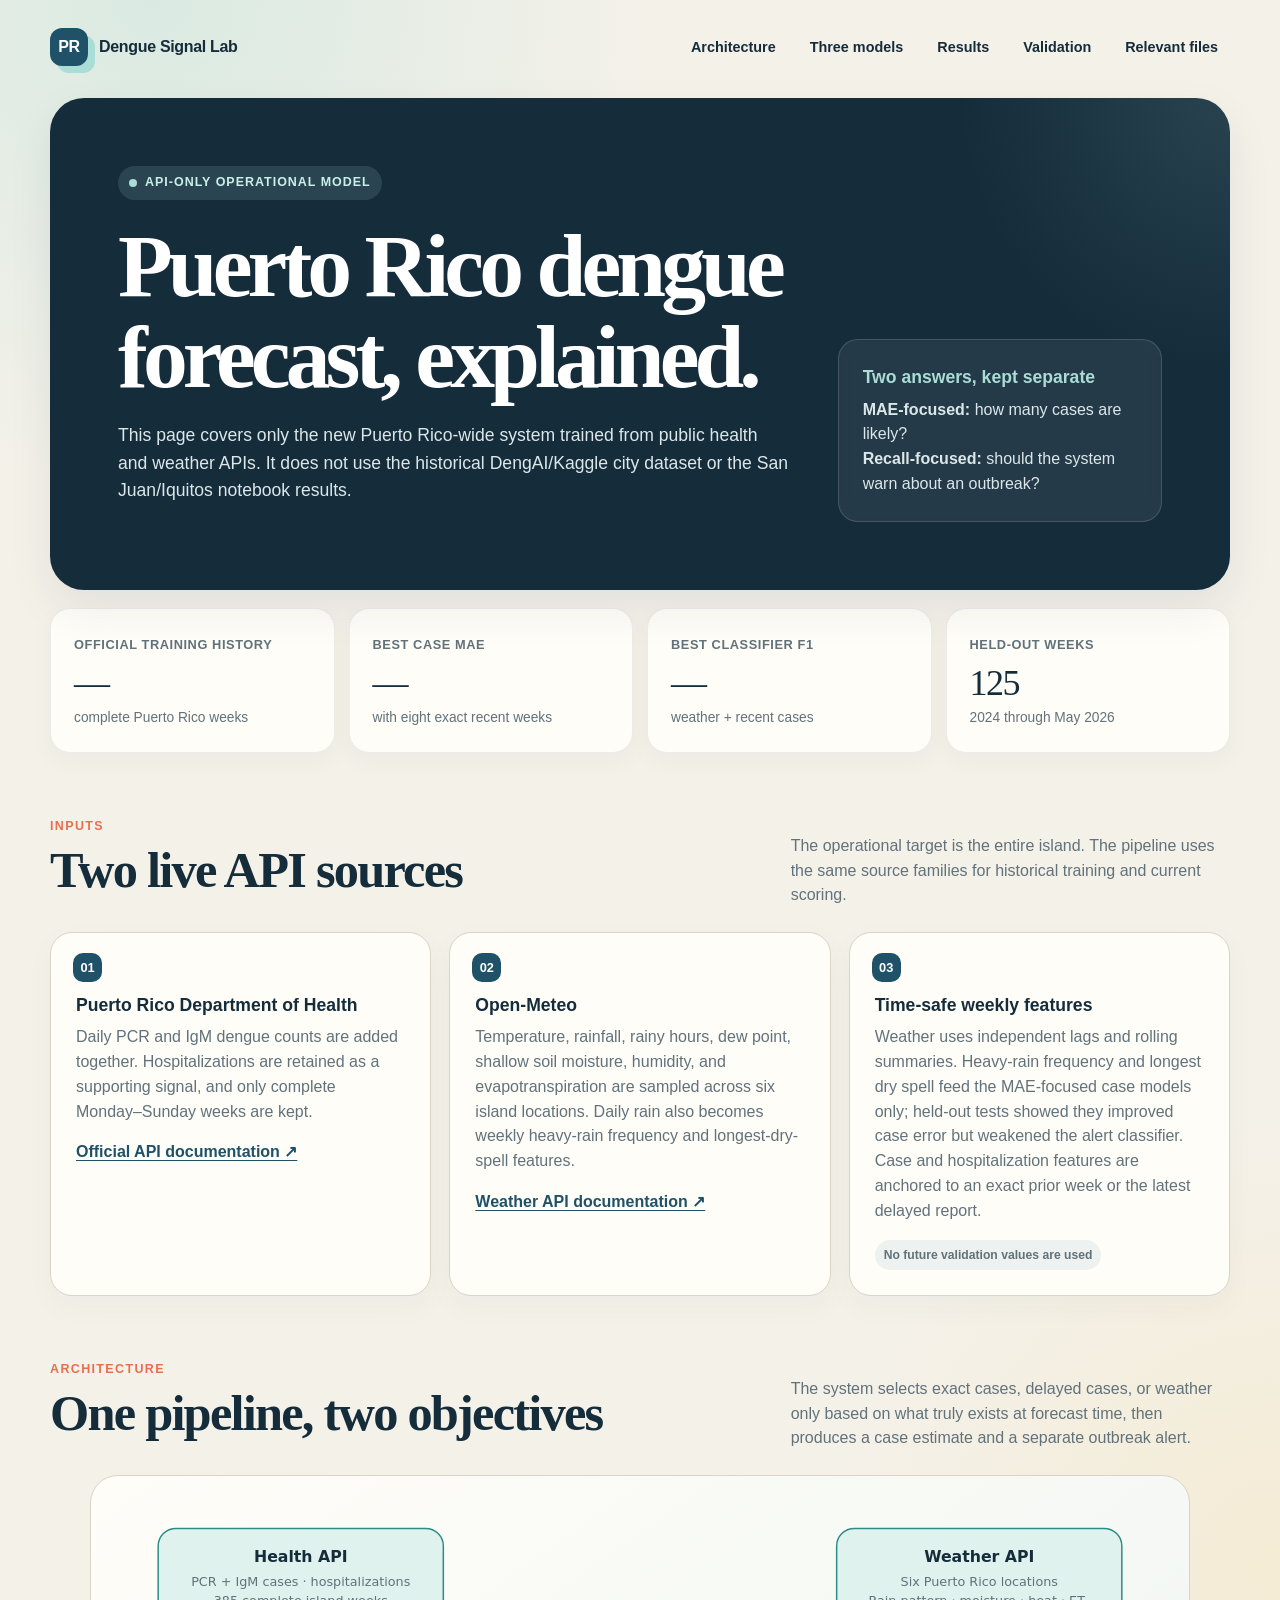
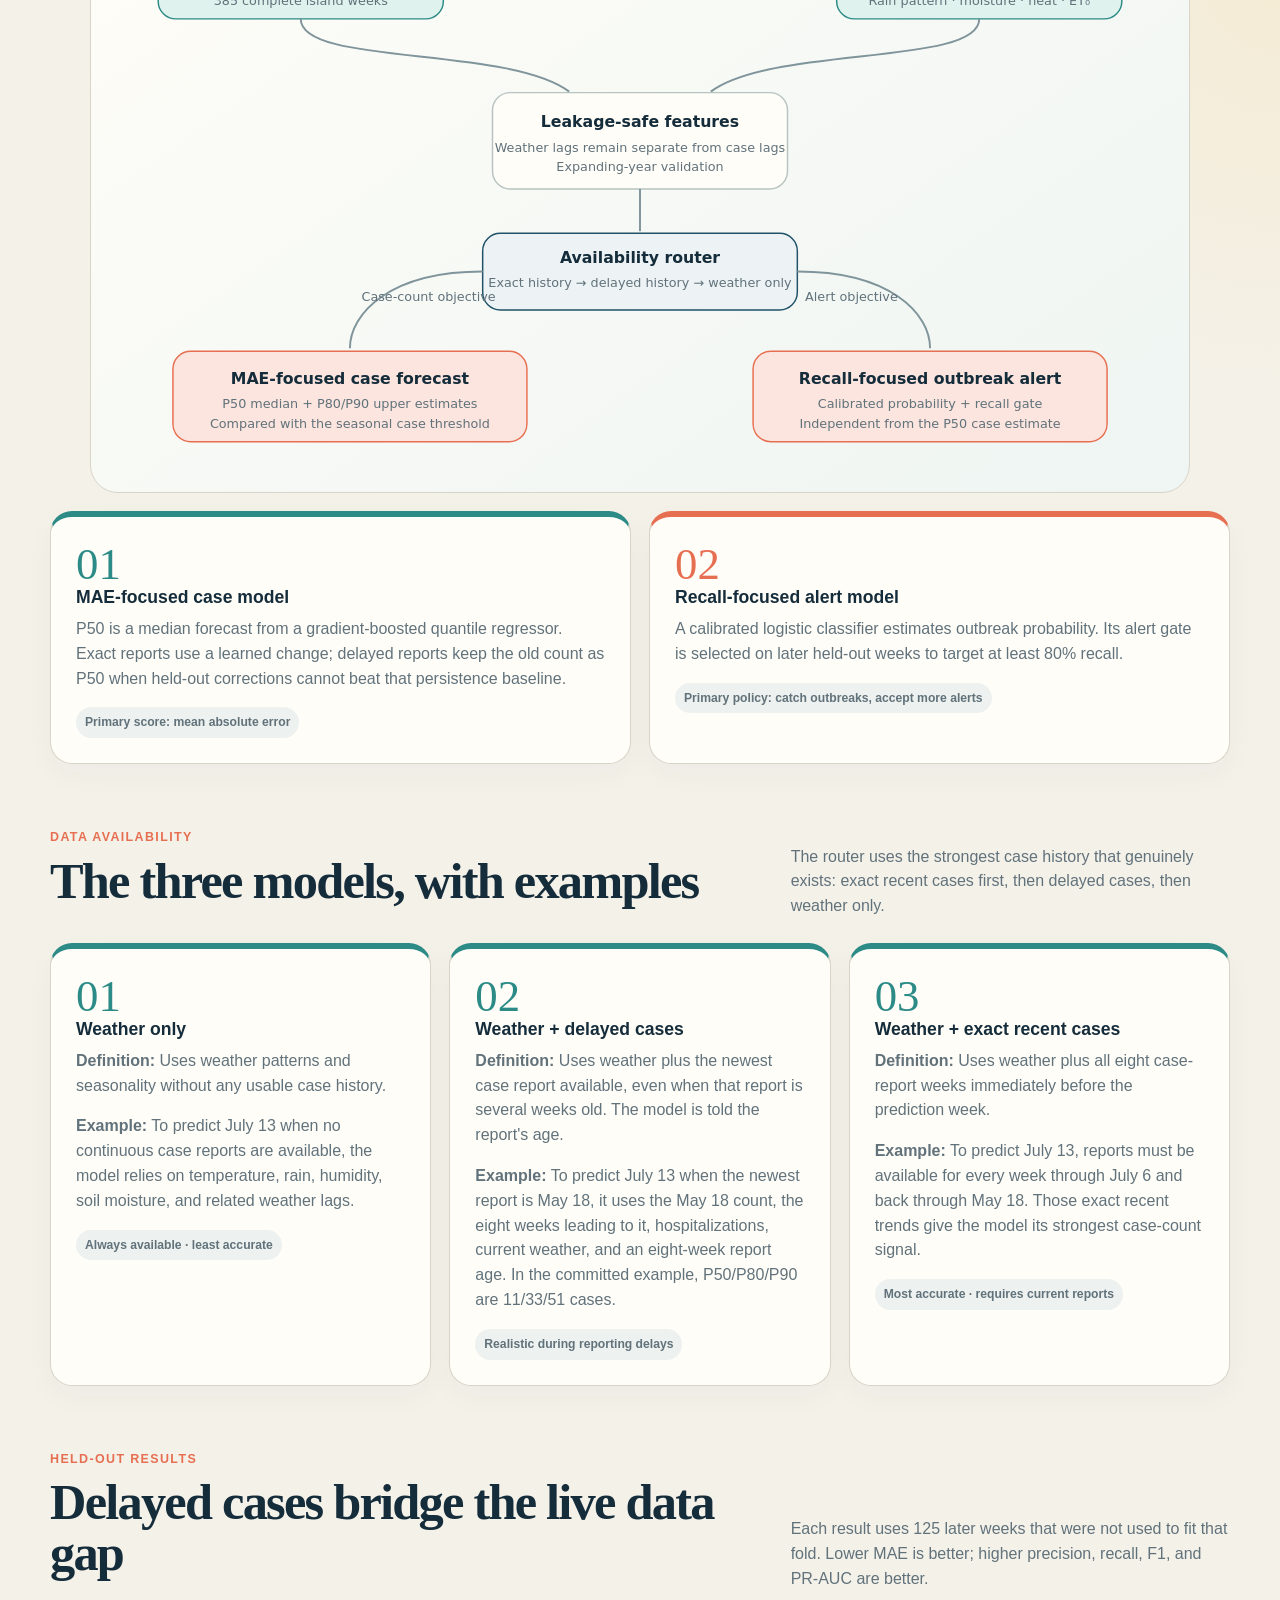
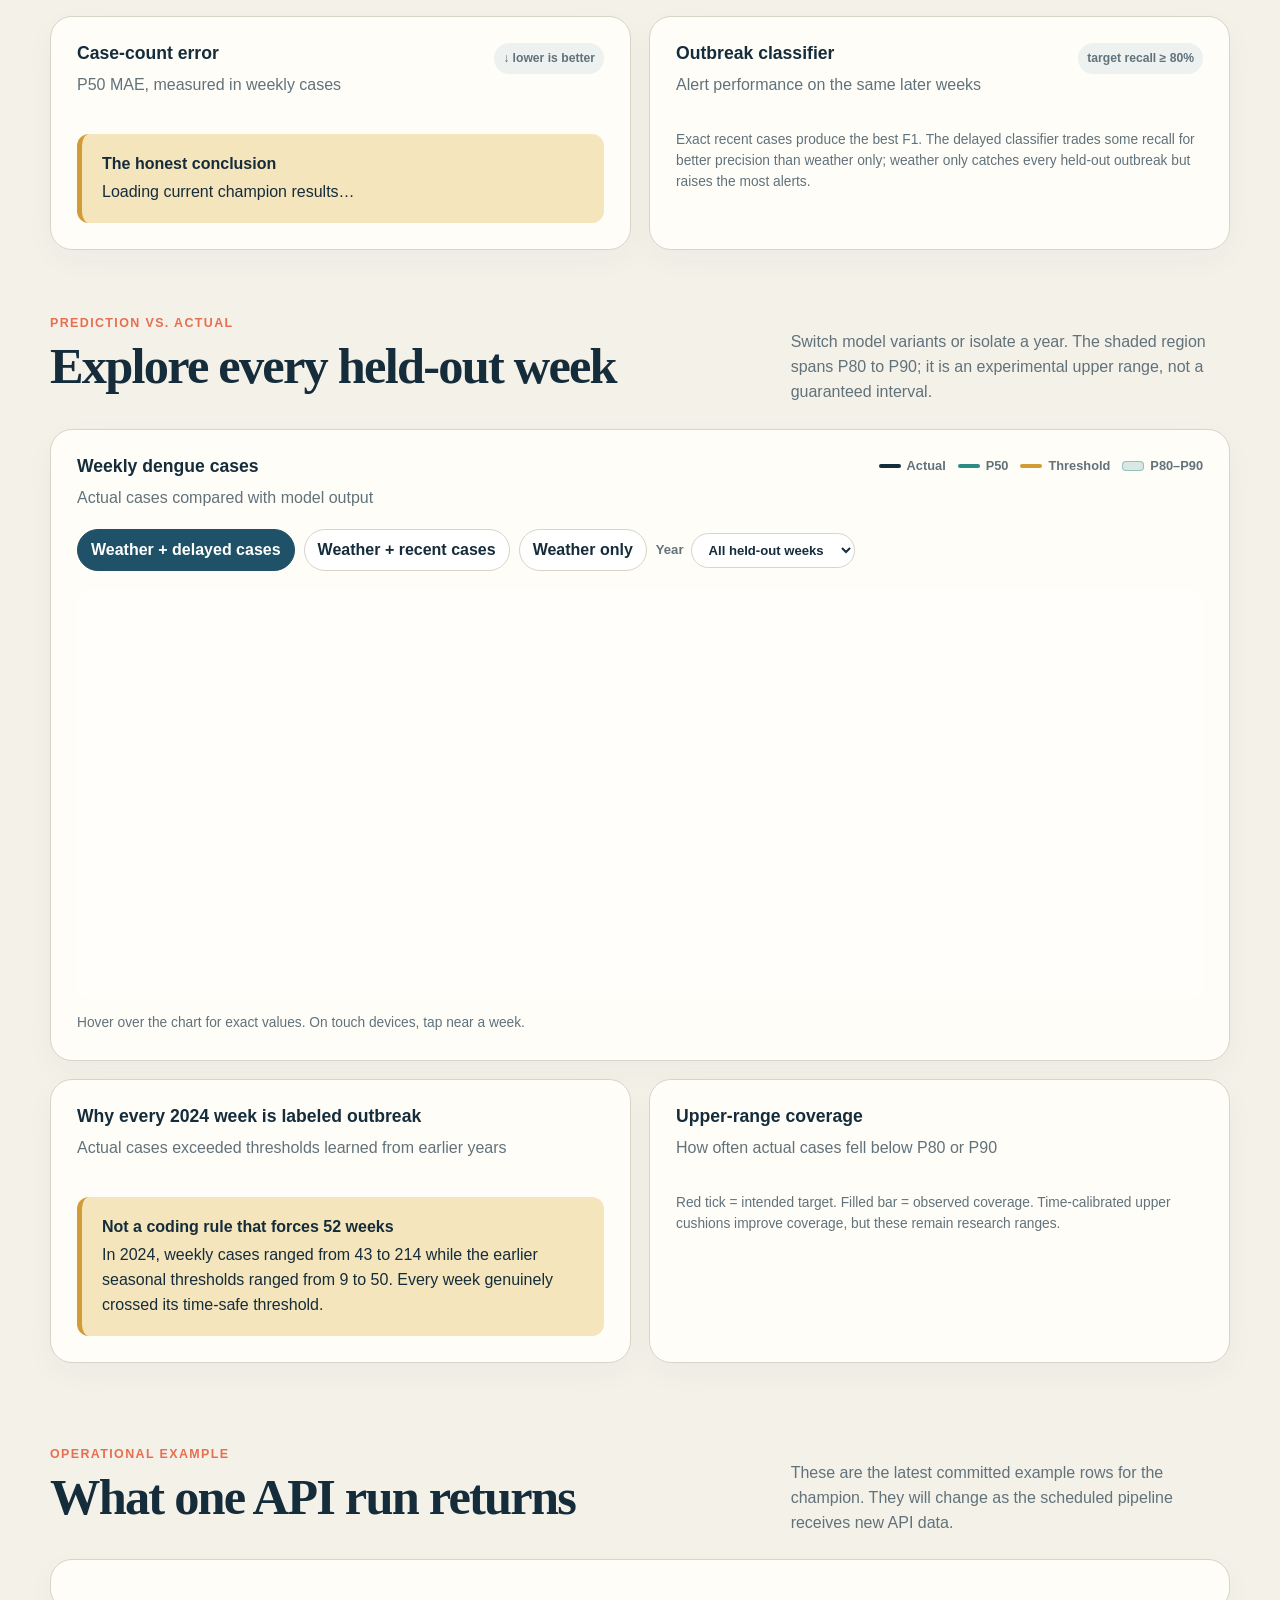
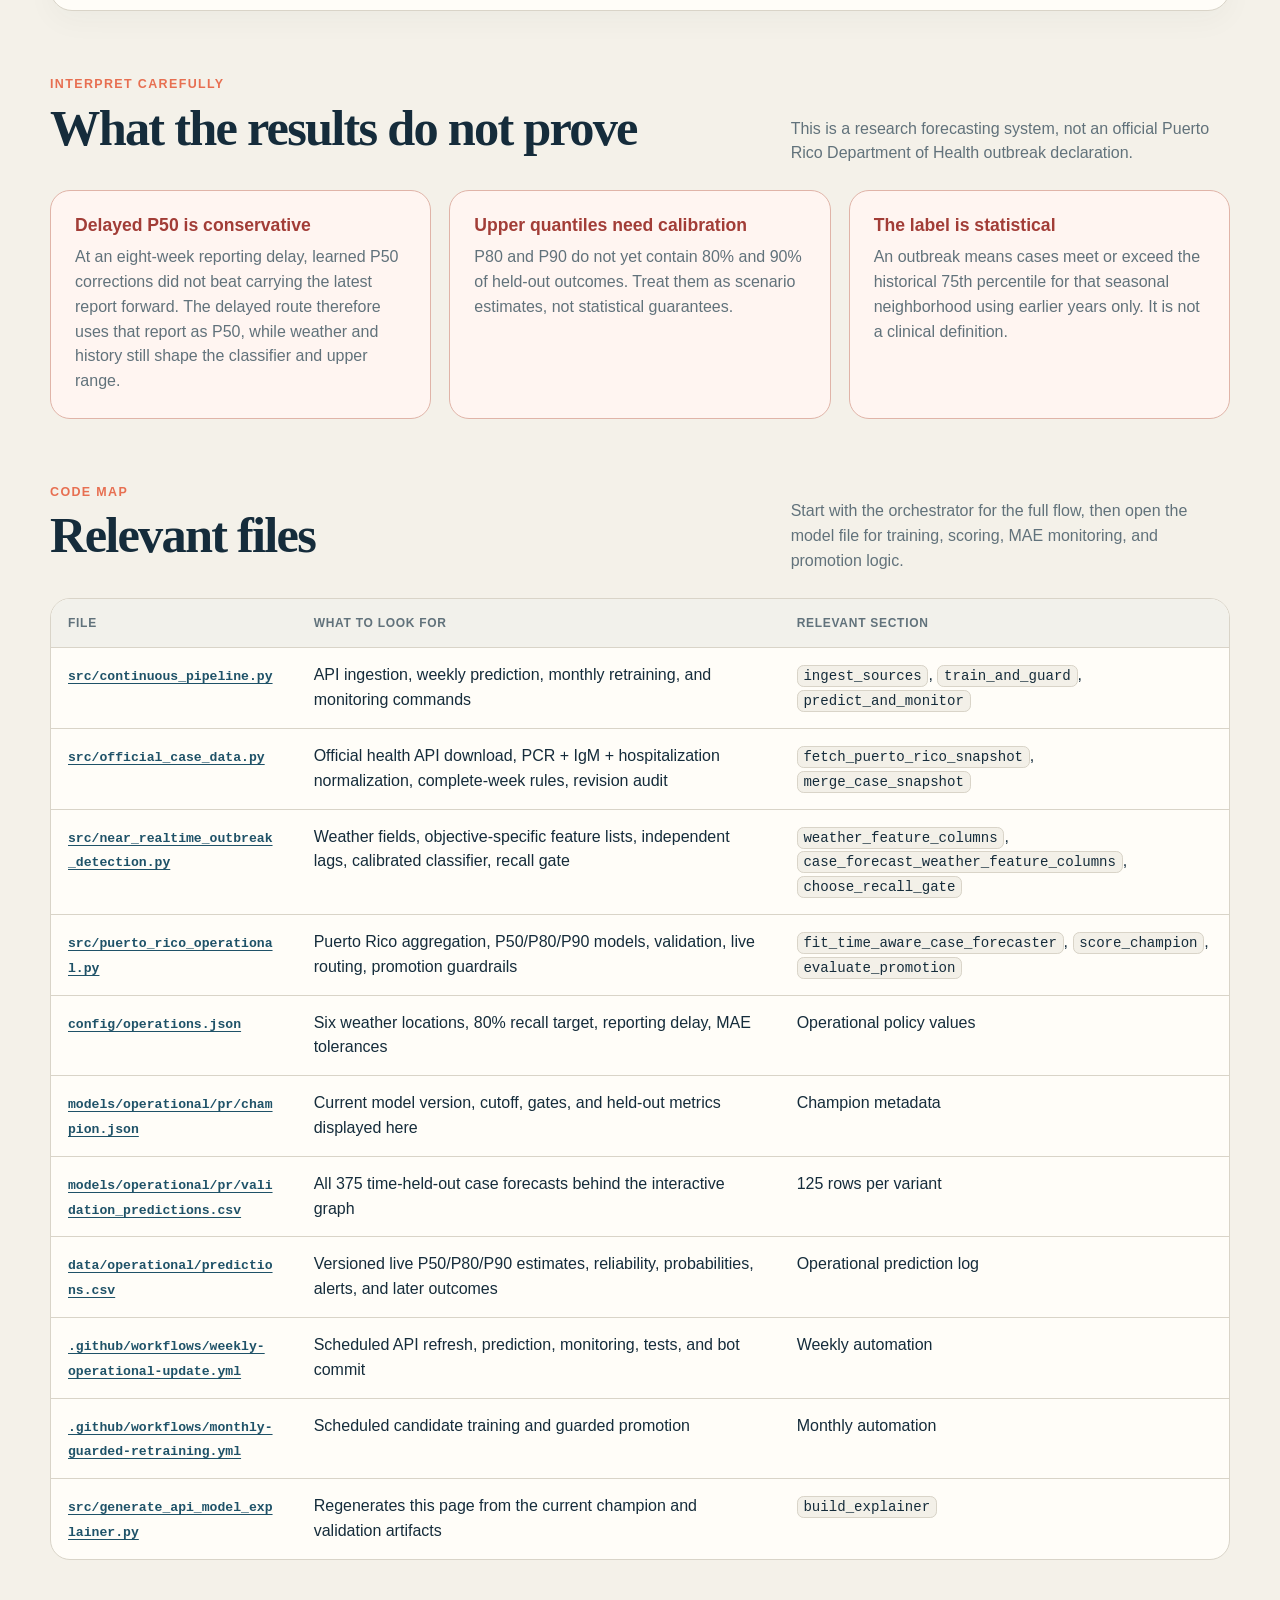
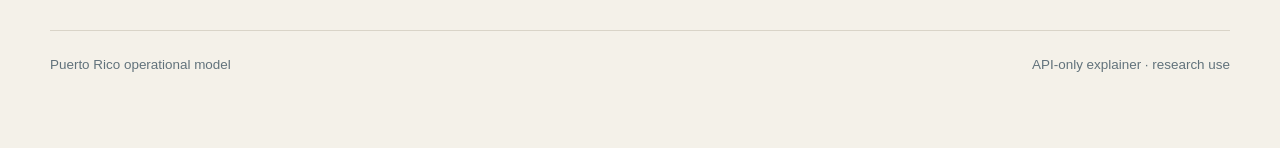
<file: 2026-07-19_Nathan_Nguyen_API_Model/docs/assets/puerto-rico-api-model-explainer.template.html>
<!doctype html>
<html lang="en">
<head>
  <meta charset="utf-8">
  <meta name="viewport" content="width=device-width, initial-scale=1">
  <meta name="description" content="Plain-language explainer for the Puerto Rico API-powered dengue forecasting and outbreak alert model.">
  <title>Puerto Rico API dengue model — architecture and results</title>
  <style>
    :root {
      --ink: #152c3b;
      --muted: #61727b;
      --paper: #f4f1e9;
      --card: #fffdf8;
      --line: #d9d4c8;
      --navy: #1f5268;
      --teal: #2c8b86;
      --aqua: #a9ddd5;
      --coral: #e76f51;
      --coral-soft: #f8d8cf;
      --mustard: #d39b35;
      --mustard-soft: #f4e5bd;
      --green: #4a8f63;
      --green-soft: #dcebdc;
      --danger: #a23d37;
      --shadow: 0 18px 45px rgba(21, 44, 59, .08);
      --radius: 22px;
    }

    * { box-sizing: border-box; }
    html { scroll-behavior: smooth; }
    body {
      margin: 0;
      color: var(--ink);
      background:
        radial-gradient(circle at 12% 0%, rgba(169, 221, 213, .35), transparent 31rem),
        radial-gradient(circle at 100% 24%, rgba(244, 229, 189, .48), transparent 28rem),
        var(--paper);
      font-family: Inter, ui-sans-serif, -apple-system, BlinkMacSystemFont, "Segoe UI", sans-serif;
      line-height: 1.55;
    }
    a { color: var(--navy); text-underline-offset: 3px; }
    a:hover { color: var(--coral); }
    button, select { font: inherit; }
    code {
      padding: .13rem .36rem;
      border: 1px solid var(--line);
      border-radius: .42rem;
      background: #f3f0e8;
      font-family: ui-monospace, SFMono-Regular, Menlo, monospace;
      font-size: .88em;
      overflow-wrap: anywhere;
    }
    .page { width: min(1180px, calc(100% - 32px)); margin: 0 auto; padding: 28px 0 72px; }
    .nav {
      display: flex;
      align-items: center;
      justify-content: space-between;
      gap: 20px;
      margin-bottom: 32px;
    }
    .brand { display: flex; align-items: center; gap: 11px; font-weight: 800; letter-spacing: -.02em; }
    .brand-mark {
      width: 38px;
      height: 38px;
      border-radius: 12px;
      display: grid;
      place-items: center;
      background: var(--navy);
      color: white;
      box-shadow: 7px 7px 0 var(--aqua);
    }
    .nav-links { display: flex; flex-wrap: wrap; gap: 10px; }
    .nav-links a {
      color: var(--ink);
      text-decoration: none;
      font-size: .9rem;
      font-weight: 700;
      padding: 8px 12px;
      border-radius: 999px;
    }
    .nav-links a:hover { background: var(--card); }
    .hero {
      position: relative;
      display: grid;
      grid-template-columns: minmax(0, 1.35fr) minmax(280px, .65fr);
      gap: 46px;
      padding: clamp(30px, 6vw, 68px);
      background:
        radial-gradient(circle at 100% 0%, rgba(169, 221, 213, .13), transparent 17rem),
        var(--ink);
      color: white;
      border-radius: 34px;
      box-shadow: var(--shadow);
    }
    .eyebrow {
      display: inline-flex;
      align-items: center;
      gap: 8px;
      width: fit-content;
      padding: 7px 11px;
      border-radius: 999px;
      background: rgba(169, 221, 213, .14);
      color: #c9f0e8;
      font-size: .78rem;
      font-weight: 800;
      letter-spacing: .08em;
      text-transform: uppercase;
    }
    .dot { width: 8px; height: 8px; border-radius: 50%; background: var(--aqua); }
    h1, h2, h3, p { margin-top: 0; }
    h1 {
      max-width: 760px;
      margin: 20px 0 20px;
      font-family: Georgia, "Times New Roman", serif;
      font-size: clamp(2.75rem, 7vw, 5.7rem);
      line-height: 1.02;
      letter-spacing: -.055em;
      font-weight: 700;
    }
    h2 {
      margin-bottom: 12px;
      font-family: Georgia, "Times New Roman", serif;
      font-size: clamp(2rem, 4vw, 3.15rem);
      line-height: 1.02;
      letter-spacing: -.035em;
    }
    h3 { margin-bottom: 8px; font-size: 1.1rem; line-height: 1.25; }
    .hero-copy { max-width: 700px; font-size: 1.1rem; color: #dce7e9; }
    .hero-note {
      align-self: end;
      position: relative;
      z-index: 1;
      padding: 24px;
      border: 1px solid rgba(255,255,255,.15);
      border-radius: 20px;
      background: rgba(255,255,255,.07);
      backdrop-filter: blur(8px);
    }
    .hero-note strong { display: block; margin-bottom: 6px; color: var(--aqua); font-size: 1.1rem; }
    .hero-note p { margin: 0; color: #dce7e9; }
    .stats {
      display: grid;
      grid-template-columns: repeat(4, minmax(0, 1fr));
      gap: 14px;
      margin: 18px 0 54px;
    }
    .stat {
      min-width: 0;
      padding: 23px;
      border: 1px solid rgba(21,44,59,.08);
      border-radius: 20px;
      background: var(--card);
      box-shadow: 0 8px 24px rgba(21,44,59,.04);
    }
    .stat-label { color: var(--muted); font-size: .8rem; font-weight: 800; letter-spacing: .045em; text-transform: uppercase; }
    .stat-value { display: block; margin: 8px 0 4px; font-family: Georgia, serif; font-size: 2.25rem; line-height: 1; letter-spacing: -.04em; }
    .stat-caption { color: var(--muted); font-size: .86rem; }
    .section { margin-top: 64px; scroll-margin-top: 24px; }
    .section-head {
      display: grid;
      grid-template-columns: minmax(0, 1fr) minmax(260px, .62fr);
      gap: 32px;
      align-items: end;
      margin-bottom: 24px;
    }
    .section-kicker { margin-bottom: 8px; color: var(--coral); font-size: .78rem; font-weight: 900; letter-spacing: .11em; text-transform: uppercase; }
    .section-head p { margin: 0; color: var(--muted); }
    .grid-2, .grid-3 { display: grid; gap: 18px; }
    .grid-2 { grid-template-columns: repeat(2, minmax(0, 1fr)); }
    .grid-3 { grid-template-columns: repeat(3, minmax(0, 1fr)); }
    .card {
      min-width: 0;
      padding: 25px;
      border: 1px solid var(--line);
      border-radius: var(--radius);
      background: var(--card);
      box-shadow: 0 10px 30px rgba(21,44,59,.035);
    }
    .source-card { position: relative; padding-top: 62px; }
    .source-index {
      position: absolute;
      top: 20px;
      left: 22px;
      width: 29px;
      height: 29px;
      display: grid;
      place-items: center;
      border-radius: 10px;
      color: white;
      background: var(--navy);
      font-weight: 900;
      font-size: .8rem;
    }
    .source-card p, .objective p, .limitation p { color: var(--muted); }
    .source-card a { font-weight: 800; }
    .pill {
      display: inline-flex;
      align-items: center;
      width: fit-content;
      max-width: 100%;
      padding: 6px 9px;
      border-radius: 999px;
      background: #edf1ef;
      color: var(--muted);
      font-size: .76rem;
      font-weight: 800;
      overflow-wrap: anywhere;
    }
    .architecture {
      overflow: hidden;
      padding: 18px;
      border: 1px solid var(--line);
      border-radius: 28px;
      background: linear-gradient(145deg, #fffdf8, #eef5f2);
    }
    .architecture svg { display: block; width: 100%; height: auto; }
    .architecture text { font-family: Inter, ui-sans-serif, system-ui, sans-serif; fill: var(--ink); }
    .architecture .small { fill: var(--muted); font-size: 13px; }
    .architecture .title { font-size: 16px; font-weight: 850; }
    .architecture .box { fill: #fffdf8; stroke: #b8c4c1; stroke-width: 1.5; }
    .architecture .api { fill: #dff2ed; stroke: var(--teal); }
    .architecture .model { fill: #edf3f5; stroke: var(--navy); }
    .architecture .out { fill: #fbe5de; stroke: var(--coral); }
    .architecture .line { fill: none; stroke: #80959b; stroke-width: 2; }
    .objective { border-top: 6px solid var(--teal); }
    .objective.recall { border-top-color: var(--coral); }
    .objective-number { font-family: Georgia, serif; font-size: 2.8rem; color: var(--teal); line-height: 1; }
    .recall .objective-number { color: var(--coral); }
    .metric-list { display: grid; gap: 16px; }
    .metric-row { display: grid; grid-template-columns: minmax(155px, .75fr) minmax(120px, 1.6fr) 58px; gap: 12px; align-items: center; }
    .metric-label { font-size: .88rem; font-weight: 750; }
    .track { position: relative; height: 13px; overflow: hidden; border-radius: 999px; background: #e9e5dd; }
    .fill { height: 100%; border-radius: inherit; background: var(--teal); }
    .fill.coral { background: var(--coral); }
    .fill.mustard { background: var(--mustard); }
    .metric-number { text-align: right; font-variant-numeric: tabular-nums; font-weight: 850; }
    .chart-card { padding: 26px; }
    .chart-title-row { display: flex; align-items: flex-start; justify-content: space-between; gap: 20px; margin-bottom: 18px; }
    .chart-title-row p { margin: 0; color: var(--muted); }
    .chart-legend { display: flex; flex-wrap: wrap; gap: 12px; color: var(--muted); font-size: .8rem; font-weight: 750; }
    .legend-item { display: inline-flex; align-items: center; gap: 6px; }
    .swatch { width: 22px; height: 4px; border-radius: 4px; background: var(--ink); }
    .swatch.p50 { background: var(--teal); }
    .swatch.threshold { background: var(--mustard); }
    .swatch.band { height: 10px; background: rgba(44,139,134,.18); border: 1px solid rgba(44,139,134,.42); }
    .controls { display: flex; flex-wrap: wrap; gap: 9px; margin: 18px 0; }
    .control-button, .year-select {
      border: 1px solid var(--line);
      border-radius: 999px;
      padding: 8px 13px;
      color: var(--ink);
      background: white;
      cursor: pointer;
      font-weight: 750;
    }
    .control-button[aria-pressed="true"] { border-color: var(--navy); background: var(--navy); color: white; }
    .year-label { display: inline-flex; align-items: center; gap: 7px; color: var(--muted); font-size: .82rem; font-weight: 800; }
    .chart-wrap { position: relative; width: 100%; min-height: 410px; }
    canvas { display: block; width: 100%; height: 410px; border-radius: 14px; background: #fffefb; }
    .tooltip {
      position: absolute;
      z-index: 3;
      display: none;
      pointer-events: none;
      min-width: 175px;
      padding: 11px 13px;
      border: 1px solid var(--line);
      border-radius: 12px;
      background: rgba(255,253,248,.97);
      box-shadow: var(--shadow);
      font-size: .8rem;
    }
    .tooltip strong { display: block; margin-bottom: 4px; }
    .chart-caption { margin: 13px 0 0; color: var(--muted); font-size: .86rem; }
    .mae-group { display: grid; gap: 23px; }
    .mae-variant { display: grid; gap: 8px; }
    .variant-name { display: flex; align-items: center; justify-content: space-between; gap: 12px; font-weight: 850; }
    .mae-bars { display: grid; gap: 8px; }
    .mae-row { display: grid; grid-template-columns: 112px minmax(0, 1fr) 52px; gap: 10px; align-items: center; font-size: .82rem; }
    .mae-track { height: 17px; border-radius: 6px; background: #ece8e0; overflow: hidden; }
    .mae-fill { height: 100%; min-width: 2px; background: var(--navy); border-radius: inherit; }
    .mae-fill.normal { background: var(--teal); }
    .mae-fill.outbreak { background: var(--coral); }
    .mae-value { text-align: right; font-weight: 850; font-variant-numeric: tabular-nums; }
    .callout {
      margin-top: 18px;
      padding: 18px 20px;
      border-left: 5px solid var(--mustard);
      border-radius: 12px;
      background: var(--mustard-soft);
    }
    .callout strong { display: block; margin-bottom: 4px; }
    .confusions { display: grid; grid-template-columns: repeat(2, minmax(0,1fr)); gap: 18px; }
    .matrix { display: grid; grid-template-columns: repeat(2, minmax(0,1fr)); gap: 7px; margin-top: 14px; }
    .matrix-cell { min-height: 95px; display: grid; align-content: center; justify-items: center; padding: 10px; border-radius: 14px; text-align: center; }
    .matrix-cell.good { background: var(--green-soft); }
    .matrix-cell.warn { background: var(--coral-soft); }
    .matrix-cell strong { font-family: Georgia, serif; font-size: 2rem; line-height: 1; }
    .matrix-cell span { margin-top: 5px; color: var(--muted); font-size: .77rem; font-weight: 750; }
    .year-bars { display: grid; gap: 18px; }
    .year-row { display: grid; grid-template-columns: 52px minmax(0,1fr) 86px; gap: 12px; align-items: center; }
    .year-track { height: 28px; overflow: hidden; border-radius: 8px; background: #dfe9e6; }
    .year-outbreak { height: 100%; background: var(--coral); }
    .year-count { text-align: right; font-weight: 850; font-size: .86rem; }
    .coverage-grid { display: grid; grid-template-columns: repeat(2, minmax(0,1fr)); gap: 14px; }
    .coverage-card { padding: 18px; border-radius: 16px; background: #f2f1eb; }
    .coverage-card strong { display: block; font-size: 1.25rem; }
    .coverage-card p { margin: 5px 0 0; color: var(--muted); font-size: .84rem; }
    .coverage-scale { position: relative; height: 10px; margin: 16px 0 9px; border-radius: 999px; background: #ddd8cf; }
    .coverage-actual { height: 100%; border-radius: inherit; background: var(--teal); }
    .coverage-target { position: absolute; top: -5px; width: 2px; height: 20px; background: var(--coral); }
    .live-list { display: grid; gap: 15px; }
    .live-row { padding: 20px; border: 1px solid var(--line); border-radius: 17px; background: #fffefb; }
    .live-top { display: flex; justify-content: space-between; gap: 15px; align-items: flex-start; }
    .live-date { font-weight: 900; }
    .live-status { padding: 5px 8px; border-radius: 999px; background: var(--coral-soft); color: var(--danger); font-size: .74rem; font-weight: 900; }
    .live-status.no-alert { background: var(--green-soft); color: #316c48; }
    .range { position: relative; height: 42px; margin: 19px 0 9px; border-top: 2px solid #ded9cf; }
    .range-point { position: absolute; top: -8px; width: 3px; height: 17px; background: var(--ink); }
    .range-point.p50 { background: var(--teal); }
    .range-point.p80 { background: var(--navy); }
    .range-point.p90 { background: var(--coral); }
    .range-point.threshold { background: var(--mustard); }
    .range-labels { display: flex; flex-wrap: wrap; gap: 6px 12px; margin: -8px 0 10px; color: var(--muted); font-size: .74rem; font-weight: 800; }
    .live-meta { display: flex; flex-wrap: wrap; gap: 7px; color: var(--muted); font-size: .78rem; }
    .warning {
      padding: 24px;
      border: 1px solid #e0b4a8;
      border-radius: 20px;
      background: #fff5f1;
    }
    .warning h3 { color: var(--danger); }
    .warning p:last-child { margin-bottom: 0; }
    .file-table-wrap { overflow-x: auto; border: 1px solid var(--line); border-radius: 20px; background: var(--card); }
    table { width: 100%; border-collapse: collapse; min-width: 720px; }
    th, td { padding: 15px 17px; border-bottom: 1px solid var(--line); text-align: left; vertical-align: top; }
    th { color: var(--muted); background: #f2f1eb; font-size: .75rem; letter-spacing: .06em; text-transform: uppercase; }
    tr:last-child td { border-bottom: 0; }
    td:first-child { font-weight: 800; }
    .file-link { overflow-wrap: anywhere; font-family: ui-monospace, SFMono-Regular, Menlo, monospace; font-size: .82rem; }
    .footer { margin-top: 70px; padding-top: 24px; border-top: 1px solid var(--line); color: var(--muted); font-size: .84rem; }
    .footer-grid { display: flex; justify-content: space-between; flex-wrap: wrap; gap: 12px; }
    .sr-only { position: absolute; width: 1px; height: 1px; padding: 0; margin: -1px; overflow: hidden; clip: rect(0,0,0,0); white-space: nowrap; border: 0; }

    @media (max-width: 900px) {
      .hero, .section-head { grid-template-columns: 1fr; }
      .stats { grid-template-columns: repeat(2, minmax(0,1fr)); }
      .grid-3 { grid-template-columns: 1fr; }
      .architecture { overflow-x: auto; }
      .architecture svg { min-width: 780px; }
    }
    @media (max-width: 680px) {
      .page { width: min(100% - 20px, 1180px); padding-top: 14px; }
      .nav { align-items: flex-start; }
      .nav-links { display: none; }
      .hero { padding: 30px 24px; border-radius: 25px; }
      .stats, .grid-2, .confusions, .coverage-grid { grid-template-columns: 1fr; }
      .section { margin-top: 48px; }
      .card, .chart-card { padding: 20px; }
      .metric-row { grid-template-columns: minmax(112px,.8fr) minmax(80px,1fr) 50px; }
      .chart-title-row, .live-top { flex-direction: column; }
      .chart-wrap, canvas { min-height: 350px; height: 350px; }
      .mae-row { grid-template-columns: 94px minmax(0,1fr) 48px; }
    }
    @media print {
      body { background: white; }
      .page { width: 100%; padding: 0; }
      .nav-links, .controls { display: none; }
      .hero, .card, .architecture { box-shadow: none; break-inside: avoid; }
      .section { break-inside: avoid; }
    }
  </style>
</head>
<body>
  <main class="page">
    <nav class="nav" aria-label="Explainer navigation">
      <div class="brand"><span class="brand-mark">PR</span><span>Dengue Signal Lab</span></div>
      <div class="nav-links">
        <a href="#architecture">Architecture</a>
        <a href="#models">Three models</a>
        <a href="#results">Results</a>
        <a href="#validation">Validation</a>
        <a href="#files">Relevant files</a>
      </div>
    </nav>

    <header class="hero">
      <div>
        <span class="eyebrow"><span class="dot"></span>API-only operational model</span>
        <h1>Puerto Rico dengue forecast, explained.</h1>
        <p class="hero-copy">
          This page covers only the new Puerto Rico-wide system trained from public
          health and weather APIs. It does not use the historical DengAI/Kaggle city
          dataset or the San Juan/Iquitos notebook results.
        </p>
      </div>
      <aside class="hero-note">
        <strong>Two answers, kept separate</strong>
        <p><b>MAE-focused:</b> how many cases are likely? <br><b>Recall-focused:</b> should the system warn about an outbreak?</p>
      </aside>
    </header>

    <section class="stats" aria-label="Key model facts">
      <div class="stat"><span class="stat-label">Official training history</span><span class="stat-value" id="trainingRows">—</span><span class="stat-caption">complete Puerto Rico weeks</span></div>
      <div class="stat"><span class="stat-label">Best case MAE</span><span class="stat-value" id="bestMae">—</span><span class="stat-caption">with eight exact recent weeks</span></div>
      <div class="stat"><span class="stat-label">Best classifier F1</span><span class="stat-value" id="bestF1">—</span><span class="stat-caption">weather + recent cases</span></div>
      <div class="stat"><span class="stat-label">Held-out weeks</span><span class="stat-value">125</span><span class="stat-caption">2024 through May 2026</span></div>
    </section>

    <section class="section" id="sources">
      <div class="section-head">
        <div><div class="section-kicker">Inputs</div><h2>Two live API sources</h2></div>
        <p>The operational target is the entire island. The pipeline uses the same source families for historical training and current scoring.</p>
      </div>
      <div class="grid-3">
        <article class="card source-card">
          <span class="source-index">01</span>
          <h3>Puerto Rico Department of Health</h3>
          <p>Daily PCR and IgM dengue counts are added together. Hospitalizations are retained as a supporting signal, and only complete Monday–Sunday weeks are kept.</p>
          <a href="https://biostatistics.salud.pr.gov/swagger/index.html">Official API documentation ↗</a>
        </article>
        <article class="card source-card">
          <span class="source-index">02</span>
          <h3>Open-Meteo</h3>
          <p>Temperature, rainfall, rainy hours, dew point, shallow soil moisture, humidity, and evapotranspiration are sampled across six island locations. Daily rain also becomes weekly heavy-rain frequency and longest-dry-spell features.</p>
          <a href="https://open-meteo.com/">Weather API documentation ↗</a>
        </article>
        <article class="card source-card">
          <span class="source-index">03</span>
          <h3>Time-safe weekly features</h3>
          <p>Weather uses independent lags and rolling summaries. Heavy-rain frequency and longest dry spell feed the MAE-focused case models only; held-out tests showed they improved case error but weakened the alert classifier. Case and hospitalization features are anchored to an exact prior week or the latest delayed report.</p>
          <span class="pill">No future validation values are used</span>
        </article>
      </div>
    </section>

    <section class="section" id="architecture">
      <div class="section-head">
        <div><div class="section-kicker">Architecture</div><h2>One pipeline, two objectives</h2></div>
        <p>The system selects exact cases, delayed cases, or weather only based on what truly exists at forecast time, then produces a case estimate and a separate outbreak alert.</p>
      </div>
      <figure class="architecture">
        <svg viewBox="0 0 1080 590" role="img" aria-labelledby="architectureTitle architectureDescription">
          <title id="architectureTitle">Puerto Rico operational dengue model architecture</title>
          <desc id="architectureDescription">Official case and weather APIs feed weekly features. The pipeline selects exact-case, delayed-case, or weather-only models and produces case quantiles and a recall-focused outbreak alert.</desc>
          <rect class="box api" x="50" y="35" width="290" height="92" rx="18"/>
          <text class="title" x="195" y="69" text-anchor="middle">Health API</text>
          <text class="small" x="195" y="94" text-anchor="middle">PCR + IgM cases · hospitalizations</text>
          <text class="small" x="195" y="113" text-anchor="middle">385 complete island weeks</text>

          <rect class="box api" x="740" y="35" width="290" height="92" rx="18"/>
          <text class="title" x="885" y="69" text-anchor="middle">Weather API</text>
          <text class="small" x="885" y="94" text-anchor="middle">Six Puerto Rico locations</text>
          <text class="small" x="885" y="113" text-anchor="middle">Rain pattern · moisture · heat · ET₀</text>

          <path class="line" d="M195 127 C195 175 405 154 468 201"/>
          <path class="line" d="M885 127 C885 175 675 154 612 201"/>
          <rect class="box" x="390" y="202" width="300" height="98" rx="18"/>
          <text class="title" x="540" y="237" text-anchor="middle">Leakage-safe features</text>
          <text class="small" x="540" y="262" text-anchor="middle">Weather lags remain separate from case lags</text>
          <text class="small" x="540" y="282" text-anchor="middle">Expanding-year validation</text>

          <path class="line" d="M540 300 L540 343"/>
          <rect class="box model" x="380" y="345" width="320" height="78" rx="18"/>
          <text class="title" x="540" y="375" text-anchor="middle">Availability router</text>
          <text class="small" x="540" y="400" text-anchor="middle">Exact history → delayed history → weather only</text>

          <path class="line" d="M380 384 C285 384 245 427 245 462"/>
          <path class="line" d="M700 384 C795 384 835 427 835 462"/>
          <text class="small" x="325" y="414" text-anchor="middle">Case-count objective</text>
          <text class="small" x="755" y="414" text-anchor="middle">Alert objective</text>

          <rect class="box out" x="65" y="465" width="360" height="92" rx="18"/>
          <text class="title" x="245" y="498" text-anchor="middle">MAE-focused case forecast</text>
          <text class="small" x="245" y="523" text-anchor="middle">P50 median + P80/P90 upper estimates</text>
          <text class="small" x="245" y="543" text-anchor="middle">Compared with the seasonal case threshold</text>

          <rect class="box out" x="655" y="465" width="360" height="92" rx="18"/>
          <text class="title" x="835" y="498" text-anchor="middle">Recall-focused outbreak alert</text>
          <text class="small" x="835" y="523" text-anchor="middle">Calibrated probability + recall gate</text>
          <text class="small" x="835" y="543" text-anchor="middle">Independent from the P50 case estimate</text>
        </svg>
      </figure>

      <div class="grid-2" style="margin-top:18px">
        <article class="card objective">
          <div class="objective-number">01</div>
          <h3>MAE-focused case model</h3>
          <p>P50 is a median forecast from a gradient-boosted quantile regressor. Exact reports use a learned change; delayed reports keep the old count as P50 when held-out corrections cannot beat that persistence baseline.</p>
          <span class="pill">Primary score: mean absolute error</span>
        </article>
        <article class="card objective recall">
          <div class="objective-number">02</div>
          <h3>Recall-focused alert model</h3>
          <p>A calibrated logistic classifier estimates outbreak probability. Its alert gate is selected on later held-out weeks to target at least 80% recall.</p>
          <span class="pill">Primary policy: catch outbreaks, accept more alerts</span>
        </article>
      </div>
    </section>

    <section class="section" id="models">
      <div class="section-head">
        <div><div class="section-kicker">Data availability</div><h2>The three models, with examples</h2></div>
        <p>The router uses the strongest case history that genuinely exists: exact recent cases first, then delayed cases, then weather only.</p>
      </div>
      <div class="grid-3">
        <article class="card objective">
          <div class="objective-number">01</div>
          <h3>Weather only</h3>
          <p><b>Definition:</b> Uses weather patterns and seasonality without any usable case history.</p>
          <p><b>Example:</b> To predict July 13 when no continuous case reports are available, the model relies on temperature, rain, humidity, soil moisture, and related weather lags.</p>
          <span class="pill">Always available · least accurate</span>
        </article>
        <article class="card objective">
          <div class="objective-number">02</div>
          <h3>Weather + delayed cases</h3>
          <p><b>Definition:</b> Uses weather plus the newest case report available, even when that report is several weeks old. The model is told the report's age.</p>
          <p><b>Example:</b> To predict July 13 when the newest report is May 18, it uses the May 18 count, the eight weeks leading to it, hospitalizations, current weather, and an eight-week report age. In the committed example, P50/P80/P90 are 11/33/51 cases.</p>
          <span class="pill">Realistic during reporting delays</span>
        </article>
        <article class="card objective">
          <div class="objective-number">03</div>
          <h3>Weather + exact recent cases</h3>
          <p><b>Definition:</b> Uses weather plus all eight case-report weeks immediately before the prediction week.</p>
          <p><b>Example:</b> To predict July 13, reports must be available for every week through July 6 and back through May 18. Those exact recent trends give the model its strongest case-count signal.</p>
          <span class="pill">Most accurate · requires current reports</span>
        </article>
      </div>
    </section>

    <section class="section" id="results">
      <div class="section-head">
        <div><div class="section-kicker">Held-out results</div><h2>Delayed cases bridge the live data gap</h2></div>
        <p>Each result uses 125 later weeks that were not used to fit that fold. Lower MAE is better; higher precision, recall, F1, and PR-AUC are better.</p>
      </div>
      <div class="grid-2">
        <article class="card chart-card">
          <div class="chart-title-row"><div><h3>Case-count error</h3><p>P50 MAE, measured in weekly cases</p></div><span class="pill">↓ lower is better</span></div>
          <div class="mae-group" id="maeChart"></div>
          <div class="callout" id="maeConclusion"><strong>The honest conclusion</strong>Loading current champion results…</div>
        </article>
        <article class="card chart-card">
          <div class="chart-title-row"><div><h3>Outbreak classifier</h3><p>Alert performance on the same later weeks</p></div><span class="pill">target recall ≥ 80%</span></div>
          <div class="metric-list" id="classifierChart"></div>
          <p class="chart-caption">Exact recent cases produce the best F1. The delayed classifier trades some recall for better precision than weather only; weather only catches every held-out outbreak but raises the most alerts.</p>
        </article>
      </div>
    </section>

    <section class="section" id="validation">
      <div class="section-head">
        <div><div class="section-kicker">Prediction vs. actual</div><h2>Explore every held-out week</h2></div>
        <p>Switch model variants or isolate a year. The shaded region spans P80 to P90; it is an experimental upper range, not a guaranteed interval.</p>
      </div>
      <article class="card chart-card">
        <div class="chart-title-row">
          <div><h3>Weekly dengue cases</h3><p id="chartSummary">Actual cases compared with model output</p></div>
          <div class="chart-legend" aria-label="Chart legend">
            <span class="legend-item"><span class="swatch"></span>Actual</span>
            <span class="legend-item"><span class="swatch p50"></span>P50</span>
            <span class="legend-item"><span class="swatch threshold"></span>Threshold</span>
            <span class="legend-item"><span class="swatch band"></span>P80–P90</span>
          </div>
        </div>
        <div class="controls" aria-label="Validation chart controls">
          <button class="control-button" type="button" data-variant="weather_plus_delayed_cases" aria-pressed="true">Weather + delayed cases</button>
          <button class="control-button" type="button" data-variant="weather_plus_recent_cases" aria-pressed="false">Weather + recent cases</button>
          <button class="control-button" type="button" data-variant="weather_only" aria-pressed="false">Weather only</button>
          <label class="year-label" for="yearSelect">Year <select class="year-select" id="yearSelect"><option value="all">All held-out weeks</option><option value="2024">2024</option><option value="2025">2025</option><option value="2026">2026 through May</option></select></label>
        </div>
        <div class="chart-wrap"><canvas id="validationChart" role="img" aria-label="Actual and predicted weekly dengue cases over held-out time"></canvas><div class="tooltip" id="chartTooltip"></div></div>
        <p class="chart-caption">Hover over the chart for exact values. On touch devices, tap near a week.</p>
      </article>

      <div class="grid-2" style="margin-top:18px">
        <article class="card chart-card">
          <div class="chart-title-row"><div><h3>Why every 2024 week is labeled outbreak</h3><p>Actual cases exceeded thresholds learned from earlier years</p></div></div>
          <div class="year-bars" id="outbreakYearChart"></div>
          <div class="callout"><strong>Not a coding rule that forces 52 weeks</strong>In 2024, weekly cases ranged from 43 to 214 while the earlier seasonal thresholds ranged from 9 to 50. Every week genuinely crossed its time-safe threshold.</div>
        </article>
        <article class="card chart-card">
          <div class="chart-title-row"><div><h3>Upper-range coverage</h3><p>How often actual cases fell below P80 or P90</p></div></div>
          <div class="coverage-grid" id="coverageChart"></div>
          <p class="chart-caption">Red tick = intended target. Filled bar = observed coverage. Time-calibrated upper cushions improve coverage, but these remain research ranges.</p>
        </article>
      </div>

      <div class="confusions" id="confusionMatrices" style="margin-top:18px"></div>
    </section>

    <section class="section" id="live">
      <div class="section-head">
        <div><div class="section-kicker">Operational example</div><h2>What one API run returns</h2></div>
        <p>These are the latest committed example rows for the champion. They will change as the scheduled pipeline receives new API data.</p>
      </div>
      <article class="card"><div class="live-list" id="livePredictions"></div></article>
    </section>

    <section class="section" id="limitations">
      <div class="section-head">
        <div><div class="section-kicker">Interpret carefully</div><h2>What the results do not prove</h2></div>
        <p>This is a research forecasting system, not an official Puerto Rico Department of Health outbreak declaration.</p>
      </div>
      <div class="grid-3">
        <article class="warning limitation"><h3>Delayed P50 is conservative</h3><p>At an eight-week reporting delay, learned P50 corrections did not beat carrying the latest report forward. The delayed route therefore uses that report as P50, while weather and history still shape the classifier and upper range.</p></article>
        <article class="warning limitation"><h3>Upper quantiles need calibration</h3><p>P80 and P90 do not yet contain 80% and 90% of held-out outcomes. Treat them as scenario estimates, not statistical guarantees.</p></article>
        <article class="warning limitation"><h3>The label is statistical</h3><p>An outbreak means cases meet or exceed the historical 75th percentile for that seasonal neighborhood using earlier years only. It is not a clinical definition.</p></article>
      </div>
    </section>

    <section class="section" id="files">
      <div class="section-head">
        <div><div class="section-kicker">Code map</div><h2>Relevant files</h2></div>
        <p>Start with the orchestrator for the full flow, then open the model file for training, scoring, MAE monitoring, and promotion logic.</p>
      </div>
      <div class="file-table-wrap">
        <table>
          <thead><tr><th>File</th><th>What to look for</th><th>Relevant section</th></tr></thead>
          <tbody>
            <tr><td><a class="file-link" href="../src/continuous_pipeline.py">src/continuous_pipeline.py</a></td><td>API ingestion, weekly prediction, monthly retraining, and monitoring commands</td><td><code>ingest_sources</code>, <code>train_and_guard</code>, <code>predict_and_monitor</code></td></tr>
            <tr><td><a class="file-link" href="../src/official_case_data.py">src/official_case_data.py</a></td><td>Official health API download, PCR + IgM + hospitalization normalization, complete-week rules, revision audit</td><td><code>fetch_puerto_rico_snapshot</code>, <code>merge_case_snapshot</code></td></tr>
            <tr><td><a class="file-link" href="../src/near_realtime_outbreak_detection.py">src/near_realtime_outbreak_detection.py</a></td><td>Weather fields, objective-specific feature lists, independent lags, calibrated classifier, recall gate</td><td><code>weather_feature_columns</code>, <code>case_forecast_weather_feature_columns</code>, <code>choose_recall_gate</code></td></tr>
            <tr><td><a class="file-link" href="../src/puerto_rico_operational.py">src/puerto_rico_operational.py</a></td><td>Puerto Rico aggregation, P50/P80/P90 models, validation, live routing, promotion guardrails</td><td><code>fit_time_aware_case_forecaster</code>, <code>score_champion</code>, <code>evaluate_promotion</code></td></tr>
            <tr><td><a class="file-link" href="../config/operations.json">config/operations.json</a></td><td>Six weather locations, 80% recall target, reporting delay, MAE tolerances</td><td>Operational policy values</td></tr>
            <tr><td><a class="file-link" href="../models/operational/pr/champion.json">models/operational/pr/champion.json</a></td><td>Current model version, cutoff, gates, and held-out metrics displayed here</td><td>Champion metadata</td></tr>
            <tr><td><a class="file-link" href="../models/operational/pr/validation_predictions.csv">models/operational/pr/validation_predictions.csv</a></td><td>All 375 time-held-out case forecasts behind the interactive graph</td><td>125 rows per variant</td></tr>
            <tr><td><a class="file-link" href="../data/operational/predictions.csv">data/operational/predictions.csv</a></td><td>Versioned live P50/P80/P90 estimates, reliability, probabilities, alerts, and later outcomes</td><td>Operational prediction log</td></tr>
            <tr><td><a class="file-link" href="../.github/workflows/weekly-operational-update.yml">.github/workflows/weekly-operational-update.yml</a></td><td>Scheduled API refresh, prediction, monitoring, tests, and bot commit</td><td>Weekly automation</td></tr>
            <tr><td><a class="file-link" href="../.github/workflows/monthly-guarded-retraining.yml">.github/workflows/monthly-guarded-retraining.yml</a></td><td>Scheduled candidate training and guarded promotion</td><td>Monthly automation</td></tr>
            <tr><td><a class="file-link" href="../src/generate_api_model_explainer.py">src/generate_api_model_explainer.py</a></td><td>Regenerates this page from the current champion and validation artifacts</td><td><code>build_explainer</code></td></tr>
          </tbody>
        </table>
      </div>
    </section>

    <footer class="footer">
      <div class="footer-grid"><span id="modelFooter">Puerto Rico operational model</span><span>API-only explainer · research use</span></div>
    </footer>
  </main>

  <script>
    const MODEL = __MODEL_METADATA__;
    const VALIDATION = __VALIDATION_ROWS__;
    const LIVE = __LIVE_PREDICTIONS__;

    const variants = {
      weather_only: { label: "Weather only", short: "Weather only", color: "#d39b35" },
      weather_plus_delayed_cases: { label: "Weather + delayed case history", short: "Delayed cases", color: "#e76f51" },
      weather_plus_recent_cases: { label: "Weather + eight exact recent case weeks", short: "Weather + recent cases", color: "#2c8b86" }
    };

    const fmt = (number, digits = 1) => Number(number).toFixed(digits);
    const percent = (number, digits = 1) => `${(Number(number) * 100).toFixed(digits)}%`;
    const escapeHtml = (value) => String(value).replace(/[&<>'"]/g, character => ({"&":"&amp;","<":"&lt;",">":"&gt;","'":"&#39;",'"':"&quot;"}[character]));

    document.getElementById("trainingRows").textContent = MODEL.training_rows;
    document.getElementById("bestMae").textContent = fmt(MODEL.weather_plus_recent_cases_case_forecast_metrics.mae, 2);
    document.getElementById("bestF1").textContent = fmt(MODEL.weather_plus_recent_cases_metrics.f1, 3);
    document.getElementById("modelFooter").textContent = `${MODEL.model_version} · trained through ${MODEL.training_data_cutoff}`;

    function renderMaeChart() {
      const groups = [
        ["weather_only", MODEL.weather_only_case_forecast_metrics],
        ["weather_plus_delayed_cases", MODEL.weather_plus_delayed_cases_case_forecast_metrics],
        ["weather_plus_recent_cases", MODEL.weather_plus_recent_cases_case_forecast_metrics]
      ];
      const max = 80;
      document.getElementById("maeChart").innerHTML = groups.map(([key, metrics]) => `
        <div class="mae-variant">
          <div class="variant-name"><span>${variants[key].label}</span><span class="pill">${fmt(metrics.held_out_rows, 0)} weeks</span></div>
          <div class="mae-bars">
            ${[["Overall", metrics.mae, ""], ["Normal week", metrics.normal_week_mae, "normal"], ["Outbreak week", metrics.outbreak_week_mae, "outbreak"]].map(([label, value, css]) => `
              <div class="mae-row"><span>${label}</span><div class="mae-track"><div class="mae-fill ${css}" style="width:${Math.min(100, value / max * 100)}%"></div></div><span class="mae-value">${fmt(value, 2)}</span></div>
            `).join("")}
          </div>
        </div>`).join("");
      const weatherMae = MODEL.weather_only_case_forecast_metrics.mae;
      const delayed = MODEL.weather_plus_delayed_cases_case_forecast_metrics;
      const recentMae = MODEL.weather_plus_recent_cases_case_forecast_metrics.mae;
      document.getElementById("maeConclusion").innerHTML = `<strong>The honest conclusion</strong>Delayed reports cut MAE from ${fmt(weatherMae,2)} to ${fmt(delayed.mae,2)}. Its P50 uses the eight-week persistence fallback because learned corrections did not beat ${fmt(delayed.persistence_mae,2)}. With exact recent reports, MAE falls to ${fmt(recentMae,2)}.`;
    }

    function renderClassifierChart() {
      const rows = [
        ["Precision", "precision"], ["Recall", "recall"], ["F1", "f1"], ["PR-AUC", "pr_auc"]
      ];
      const weather = MODEL.weather_only_metrics;
      const delayed = MODEL.weather_plus_delayed_cases_metrics;
      const cases = MODEL.weather_plus_recent_cases_metrics;
      document.getElementById("classifierChart").innerHTML = rows.map(([label, key]) => `
        <div>
          <div class="metric-row"><span class="metric-label">${label} · recent cases</span><div class="track"><div class="fill" style="width:${cases[key] * 100}%"></div></div><span class="metric-number">${percent(cases[key])}</span></div>
          <div class="metric-row" style="margin-top:5px"><span class="metric-label">${label} · delayed</span><div class="track"><div class="fill" style="width:${delayed[key] * 100}%;background:#e76f51"></div></div><span class="metric-number">${percent(delayed[key])}</span></div>
          <div class="metric-row" style="margin-top:5px"><span class="metric-label">${label} · weather</span><div class="track"><div class="fill mustard" style="width:${weather[key] * 100}%"></div></div><span class="metric-number">${percent(weather[key])}</span></div>
        </div>`).join("");
    }

    function renderOutbreakYears() {
      const base = VALIDATION.filter(row => row.variant === "weather_only");
      const years = [...new Set(base.map(row => row.year))];
      document.getElementById("outbreakYearChart").innerHTML = years.map(year => {
        const rows = base.filter(row => row.year === year);
        const outbreaks = rows.reduce((sum, row) => sum + row.outbreak, 0);
        return `<div class="year-row"><strong>${year}</strong><div class="year-track"><div class="year-outbreak" style="width:${outbreaks / rows.length * 100}%"></div></div><span class="year-count">${outbreaks} / ${rows.length}</span></div>`;
      }).join("");
    }

    function coverageCard(label, actual, target, variant) {
      return `<div class="coverage-card"><span class="pill">${variant}</span><strong style="margin-top:9px">${label}: ${percent(actual)}</strong><div class="coverage-scale"><div class="coverage-actual" style="width:${actual * 100}%"></div><span class="coverage-target" style="left:${target * 100}%"></span></div><p>Target ${percent(target, 0)} · gap ${percent(actual - target)}</p></div>`;
    }

    function renderCoverage() {
      const weather = MODEL.weather_only_case_forecast_metrics;
      const delayed = MODEL.weather_plus_delayed_cases_case_forecast_metrics;
      const cases = MODEL.weather_plus_recent_cases_case_forecast_metrics;
      document.getElementById("coverageChart").innerHTML = [
        coverageCard("P80", cases.p80_coverage, .8, "Recent cases"),
        coverageCard("P90", cases.p90_coverage, .9, "Recent cases"),
        coverageCard("P80", delayed.p80_coverage, .8, "Delayed cases"),
        coverageCard("P90", delayed.p90_coverage, .9, "Delayed cases"),
        coverageCard("P80", weather.p80_coverage, .8, "Weather only"),
        coverageCard("P90", weather.p90_coverage, .9, "Weather only")
      ].join("");
    }

    function confusionCounts(metrics) {
      const rows = VALIDATION.filter(row => row.variant === "weather_only");
      const positives = rows.reduce((sum, row) => sum + row.outbreak, 0);
      const negatives = rows.length - positives;
      const tp = Math.round(metrics.recall * positives);
      const fn = positives - tp;
      const predictedPositive = Math.round(tp / metrics.precision);
      const fp = predictedPositive - tp;
      const tn = negatives - fp;
      return { tp, fn, fp, tn };
    }

    function matrixCard(key, metrics) {
      const counts = confusionCounts(metrics);
      const gates = { weather_only: MODEL.weather_only_alert_gate, weather_plus_delayed_cases: MODEL.weather_plus_delayed_cases_alert_gate, weather_plus_recent_cases: MODEL.weather_plus_recent_cases_alert_gate };
      return `<article class="card"><div class="chart-title-row"><div><h3>${variants[key].short}</h3><p>Recall-policy confusion matrix · 125 weeks</p></div><span class="pill">gate ${fmt(gates[key], 2)}</span></div><div class="matrix"><div class="matrix-cell good"><strong>${counts.tp}</strong><span>Outbreaks caught · TP</span></div><div class="matrix-cell warn"><strong>${counts.fp}</strong><span>False alerts · FP</span></div><div class="matrix-cell warn"><strong>${counts.fn}</strong><span>Outbreaks missed · FN</span></div><div class="matrix-cell good"><strong>${counts.tn}</strong><span>Normal weeks cleared · TN</span></div></div></article>`;
    }

    function renderMatrices() {
      document.getElementById("confusionMatrices").innerHTML = matrixCard("weather_only", MODEL.weather_only_metrics) + matrixCard("weather_plus_delayed_cases", MODEL.weather_plus_delayed_cases_metrics) + matrixCard("weather_plus_recent_cases", MODEL.weather_plus_recent_cases_metrics);
    }

    let activeVariant = "weather_plus_delayed_cases";
    let activeYear = "all";
    let plottedRows = [];
    let plottedPoints = [];
    const canvas = document.getElementById("validationChart");
    const tooltip = document.getElementById("chartTooltip");

    function drawValidationChart() {
      plottedRows = VALIDATION.filter(row => row.variant === activeVariant && (activeYear === "all" || String(row.year) === activeYear));
      const wrapper = canvas.parentElement;
      const width = Math.max(300, wrapper.clientWidth);
      const height = window.innerWidth <= 680 ? 350 : 410;
      const ratio = Math.max(1, window.devicePixelRatio || 1);
      canvas.width = width * ratio;
      canvas.height = height * ratio;
      canvas.style.width = `${width}px`;
      canvas.style.height = `${height}px`;
      const ctx = canvas.getContext("2d");
      ctx.scale(ratio, ratio);
      ctx.clearRect(0, 0, width, height);
      const pad = { left: 52, right: 18, top: 22, bottom: 42 };
      const plotWidth = width - pad.left - pad.right;
      const plotHeight = height - pad.top - pad.bottom;
      const maxValue = Math.ceil(Math.max(...plottedRows.flatMap(row => [row.actual, row.p90, row.threshold])) * 1.08 / 25) * 25;
      const x = index => pad.left + (plottedRows.length === 1 ? 0 : index / (plottedRows.length - 1) * plotWidth);
      const y = value => pad.top + plotHeight - value / maxValue * plotHeight;

      ctx.font = "12px Inter, system-ui, sans-serif";
      ctx.fillStyle = "#61727b";
      ctx.strokeStyle = "#e4e0d7";
      ctx.lineWidth = 1;
      for (let tick = 0; tick <= 4; tick++) {
        const value = maxValue * tick / 4;
        const py = y(value);
        ctx.beginPath(); ctx.moveTo(pad.left, py); ctx.lineTo(width - pad.right, py); ctx.stroke();
        ctx.fillText(String(Math.round(value)), 8, py + 4);
      }

      const labelEvery = Math.max(1, Math.ceil(plottedRows.length / 7));
      plottedRows.forEach((row, index) => {
        if (index % labelEvery === 0 || index === plottedRows.length - 1) {
          const label = row.date.slice(0, 7);
          ctx.save(); ctx.translate(x(index), height - 14); ctx.rotate(-.35); ctx.fillText(label, -22, 0); ctx.restore();
        }
      });

      ctx.beginPath();
      plottedRows.forEach((row, index) => index === 0 ? ctx.moveTo(x(index), y(row.p90)) : ctx.lineTo(x(index), y(row.p90)));
      [...plottedRows].reverse().forEach((row, reverseIndex) => {
        const index = plottedRows.length - 1 - reverseIndex;
        ctx.lineTo(x(index), y(row.p80));
      });
      ctx.closePath(); ctx.fillStyle = "rgba(44,139,134,.13)"; ctx.fill();

      const drawLine = (field, color, lineWidth, dash = []) => {
        ctx.beginPath();
        ctx.strokeStyle = color; ctx.lineWidth = lineWidth; ctx.setLineDash(dash);
        plottedRows.forEach((row, index) => index === 0 ? ctx.moveTo(x(index), y(row[field])) : ctx.lineTo(x(index), y(row[field])));
        ctx.stroke(); ctx.setLineDash([]);
      };
      drawLine("threshold", "#d39b35", 2, [7, 5]);
      drawLine("p50", "#2c8b86", 2.5);
      drawLine("actual", "#152c3b", 3);

      plottedPoints = plottedRows.map((row, index) => ({ row, x: x(index), y: y(row.actual) }));
      plottedPoints.forEach(point => {
        ctx.beginPath(); ctx.arc(point.x, point.y, point.row.outbreak ? 3.1 : 2.1, 0, Math.PI * 2);
        ctx.fillStyle = point.row.outbreak ? "#e76f51" : "#152c3b"; ctx.fill();
      });
      document.getElementById("chartSummary").textContent = `${variants[activeVariant].label} · ${activeYear === "all" ? "2024–May 2026" : activeYear} · ${plottedRows.length} weeks`;
    }

    function showTooltip(event) {
      if (!plottedPoints.length) return;
      const rect = canvas.getBoundingClientRect();
      const px = event.clientX - rect.left;
      const nearest = plottedPoints.reduce((best, point) => Math.abs(point.x - px) < Math.abs(best.x - px) ? point : best, plottedPoints[0]);
      const row = nearest.row;
      tooltip.innerHTML = `<strong>${escapeHtml(row.date)}</strong>Actual ${fmt(row.actual, 0)} · P50 ${fmt(row.p50, 1)}<br>P80 ${fmt(row.p80, 1)} · P90 ${fmt(row.p90, 1)}<br>Threshold ${fmt(row.threshold, 1)} · ${row.outbreak ? "outbreak" : "normal"}`;
      tooltip.style.display = "block";
      tooltip.style.left = `${Math.min(rect.width - 190, Math.max(4, nearest.x - 80))}px`;
      tooltip.style.top = `${Math.max(4, nearest.y - 94)}px`;
    }

    canvas.addEventListener("mousemove", showTooltip);
    canvas.addEventListener("click", showTooltip);
    canvas.addEventListener("mouseleave", () => tooltip.style.display = "none");
    document.querySelectorAll("[data-variant]").forEach(button => button.addEventListener("click", () => {
      activeVariant = button.dataset.variant;
      document.querySelectorAll("[data-variant]").forEach(candidate => candidate.setAttribute("aria-pressed", String(candidate === button)));
      tooltip.style.display = "none";
      drawValidationChart();
    }));
    document.getElementById("yearSelect").addEventListener("change", event => { activeYear = event.target.value; tooltip.style.display = "none"; drawValidationChart(); });
    let resizeTimer;
    window.addEventListener("resize", () => { clearTimeout(resizeTimer); resizeTimer = setTimeout(drawValidationChart, 100); });

    function renderLive() {
      const container = document.getElementById("livePredictions");
      if (!LIVE.length) {
        container.innerHTML = "<p>No champion prediction rows have been committed yet.</p>";
        return;
      }
      const max = Math.max(...LIVE.flatMap(row => [row.predicted_cases_p90, row.historical_outbreak_threshold_cases])) * 1.15;
      container.innerHTML = LIVE.map(row => {
        const alert = String(row.outbreak_alert).toLowerCase() === "true";
        const point = (value, css) => `<span class="range-point ${css}" style="left:${Math.min(98, value / max * 100)}%"></span>`;
        const labels = `<div class="range-labels"><span>P50 ${fmt(row.predicted_cases_p50,1)}</span><span>P80 ${fmt(row.predicted_cases_p80,1)}</span><span>P90 ${fmt(row.predicted_cases_p90,1)}</span><span>Threshold ${fmt(row.historical_outbreak_threshold_cases,1)}</span></div>`;
        const reportAnchor = row.case_report_anchor_week ? `<span class="pill">Report anchor ${escapeHtml(row.case_report_anchor_week)} · ${fmt(row.case_report_age_weeks,0)} weeks behind target</span>` : "";
        return `<div class="live-row"><div class="live-top"><div><div class="live-date">Week of ${escapeHtml(row.week_start_date)}</div><div style="color:var(--muted);font-size:.84rem">${Number(row.lead_weeks) === 0 ? "Current-week estimate" : `${row.lead_weeks}-week-ahead forecast`}</div></div><span class="live-status ${alert ? "" : "no-alert"}">${alert ? "Recall alert on" : "No recall alert"}</span></div><div class="range">${point(row.predicted_cases_p50,"p50")}${point(row.predicted_cases_p80,"p80")}${point(row.predicted_cases_p90,"p90")}${point(row.historical_outbreak_threshold_cases,"threshold")}</div>${labels}<div class="live-meta"><span class="pill">Probability ${percent(row.outbreak_probability)}</span><span class="pill">Gate ${percent(row.alert_gate,0)}</span><span class="pill">${escapeHtml(row.model_variant)}</span><span class="pill">${escapeHtml(row.case_forecast_reliability)}</span>${reportAnchor}</div></div>`;
      }).join("");
    }

    renderMaeChart();
    renderClassifierChart();
    renderOutbreakYears();
    renderCoverage();
    renderMatrices();
    renderLive();
    drawValidationChart();
  </script>
</body>
</html>
</file>
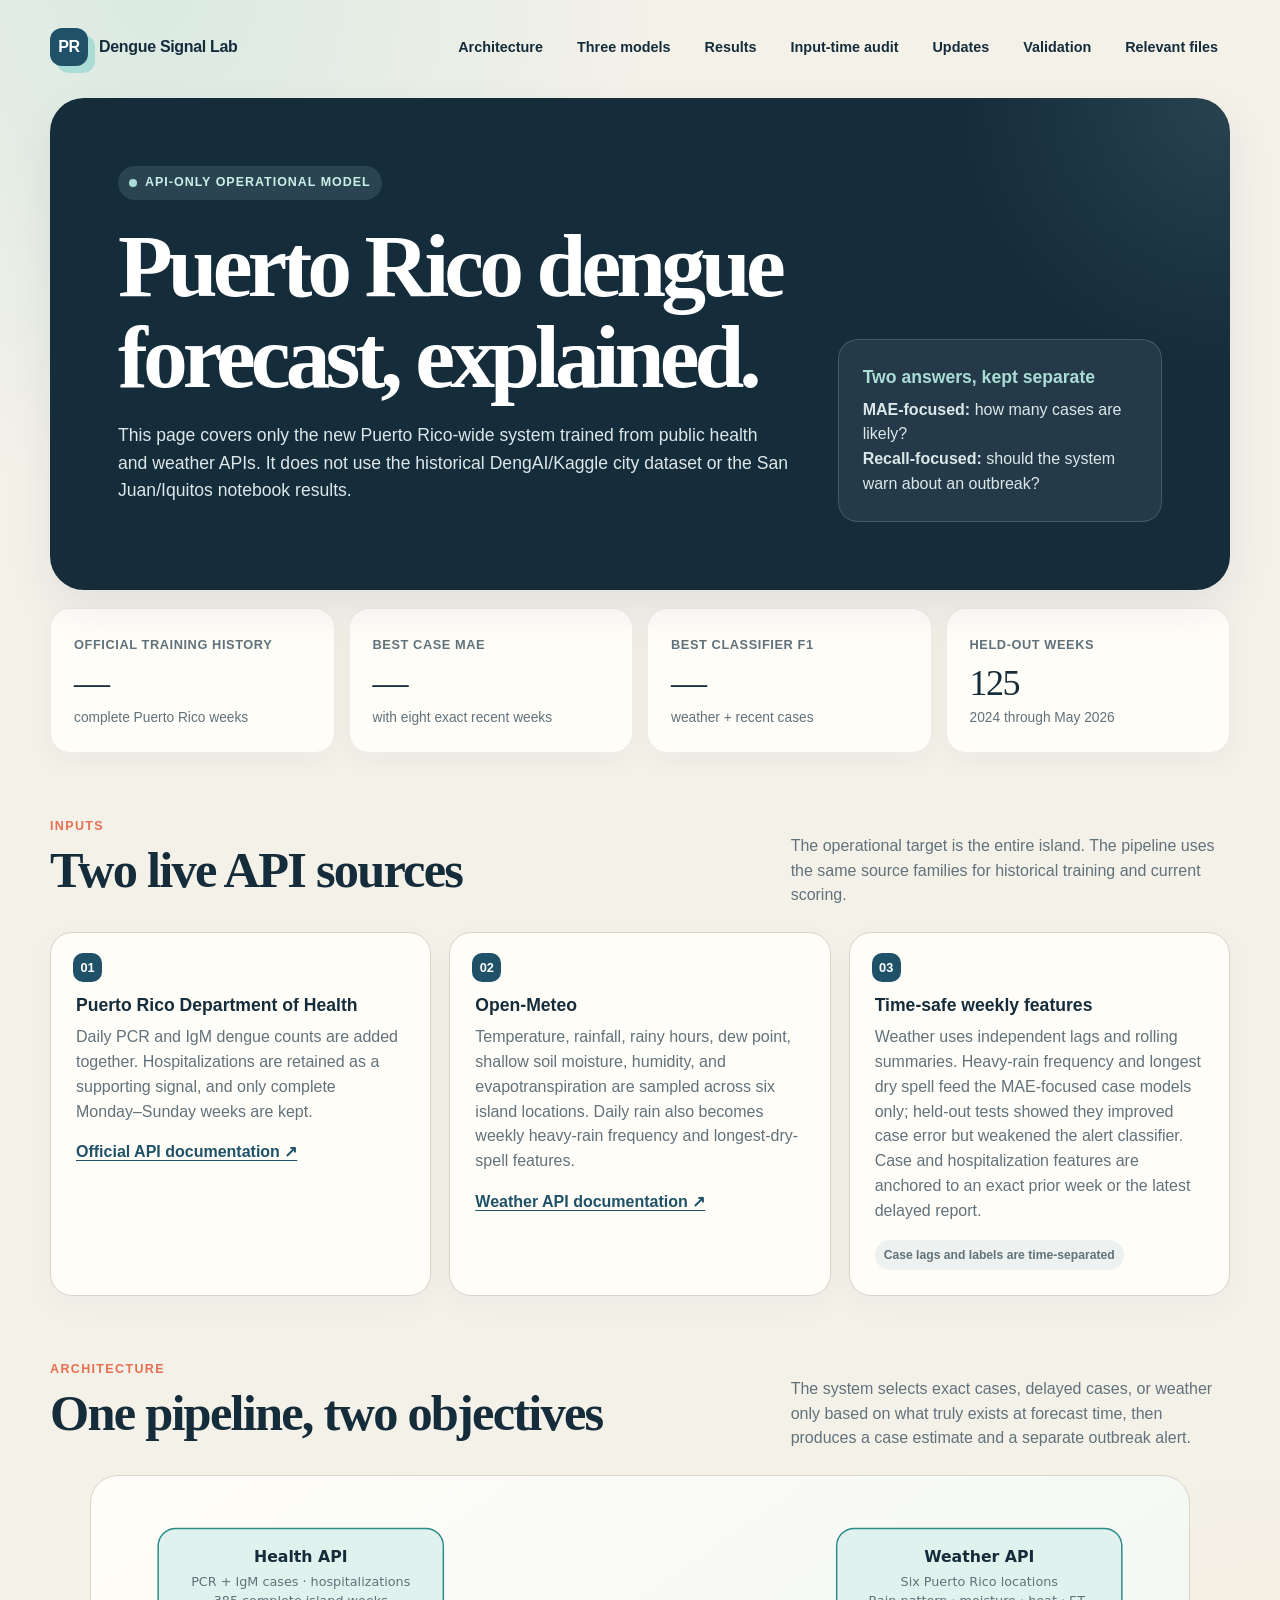
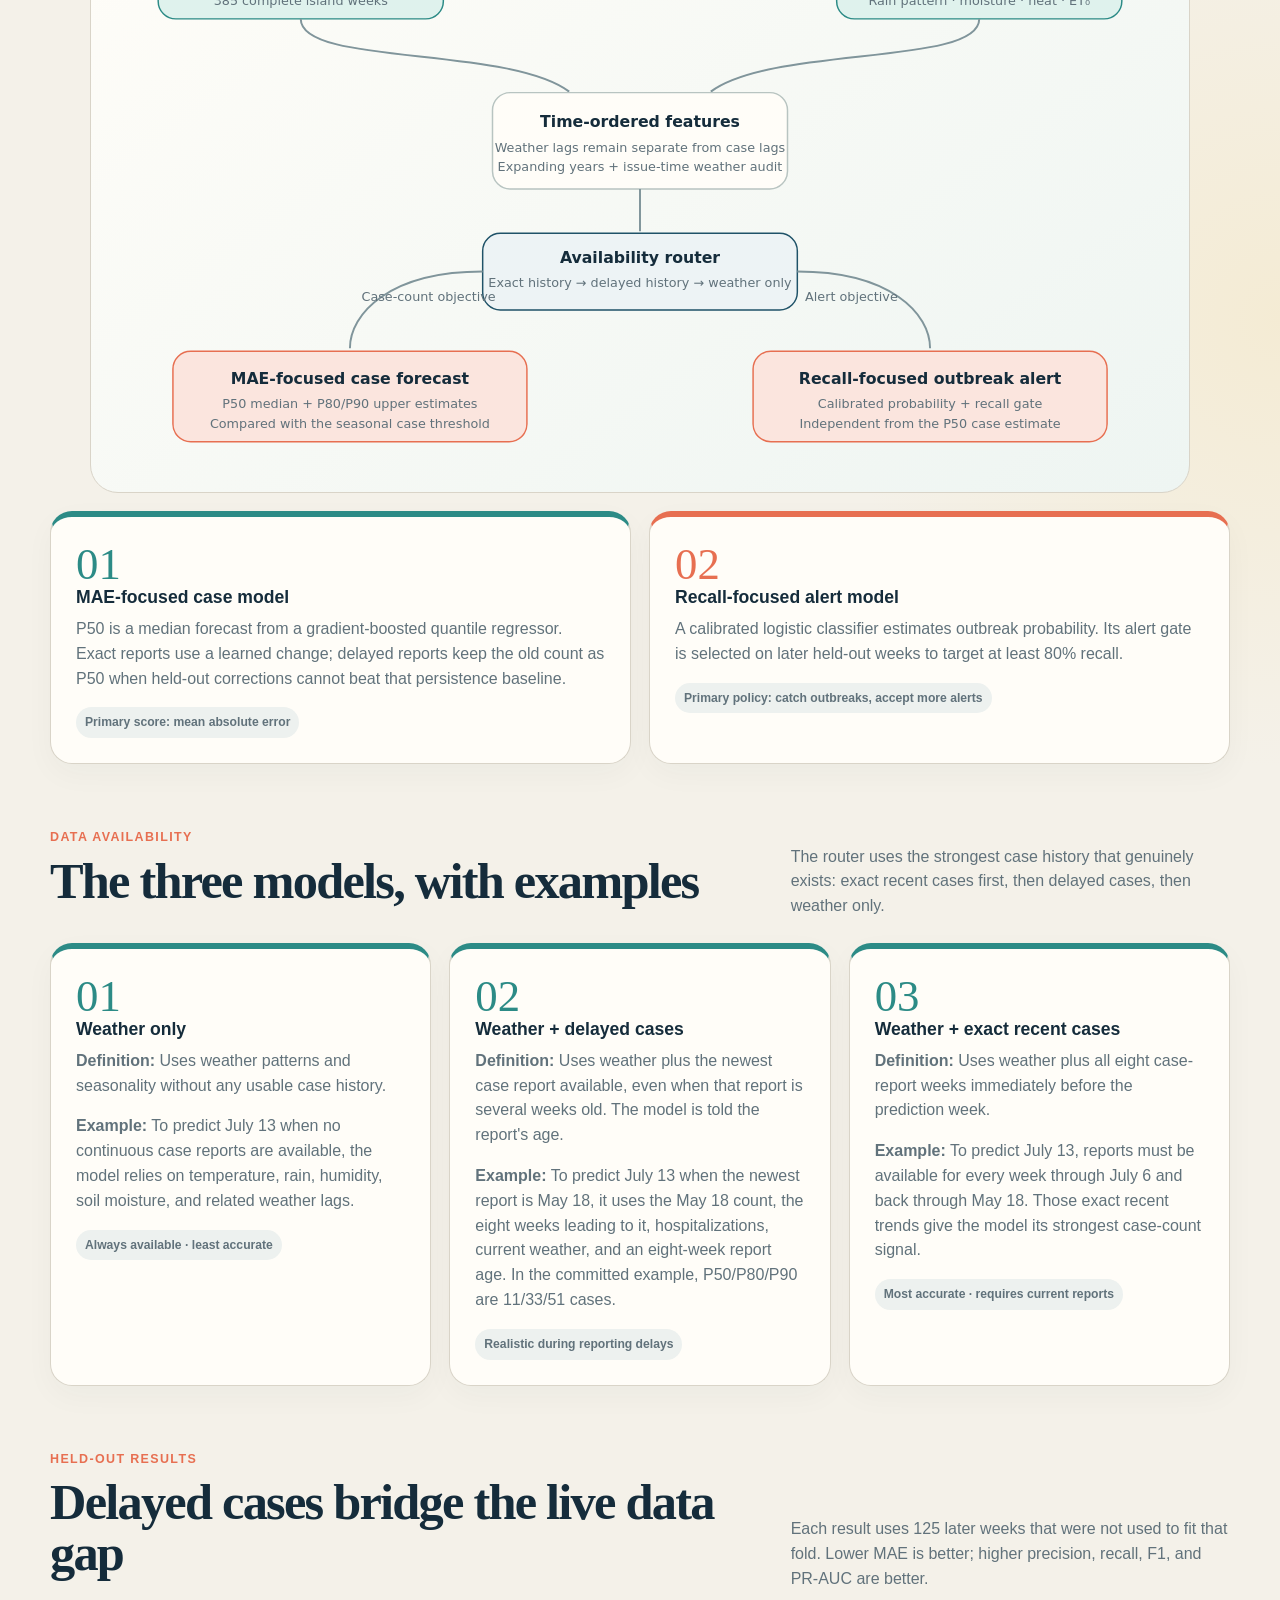
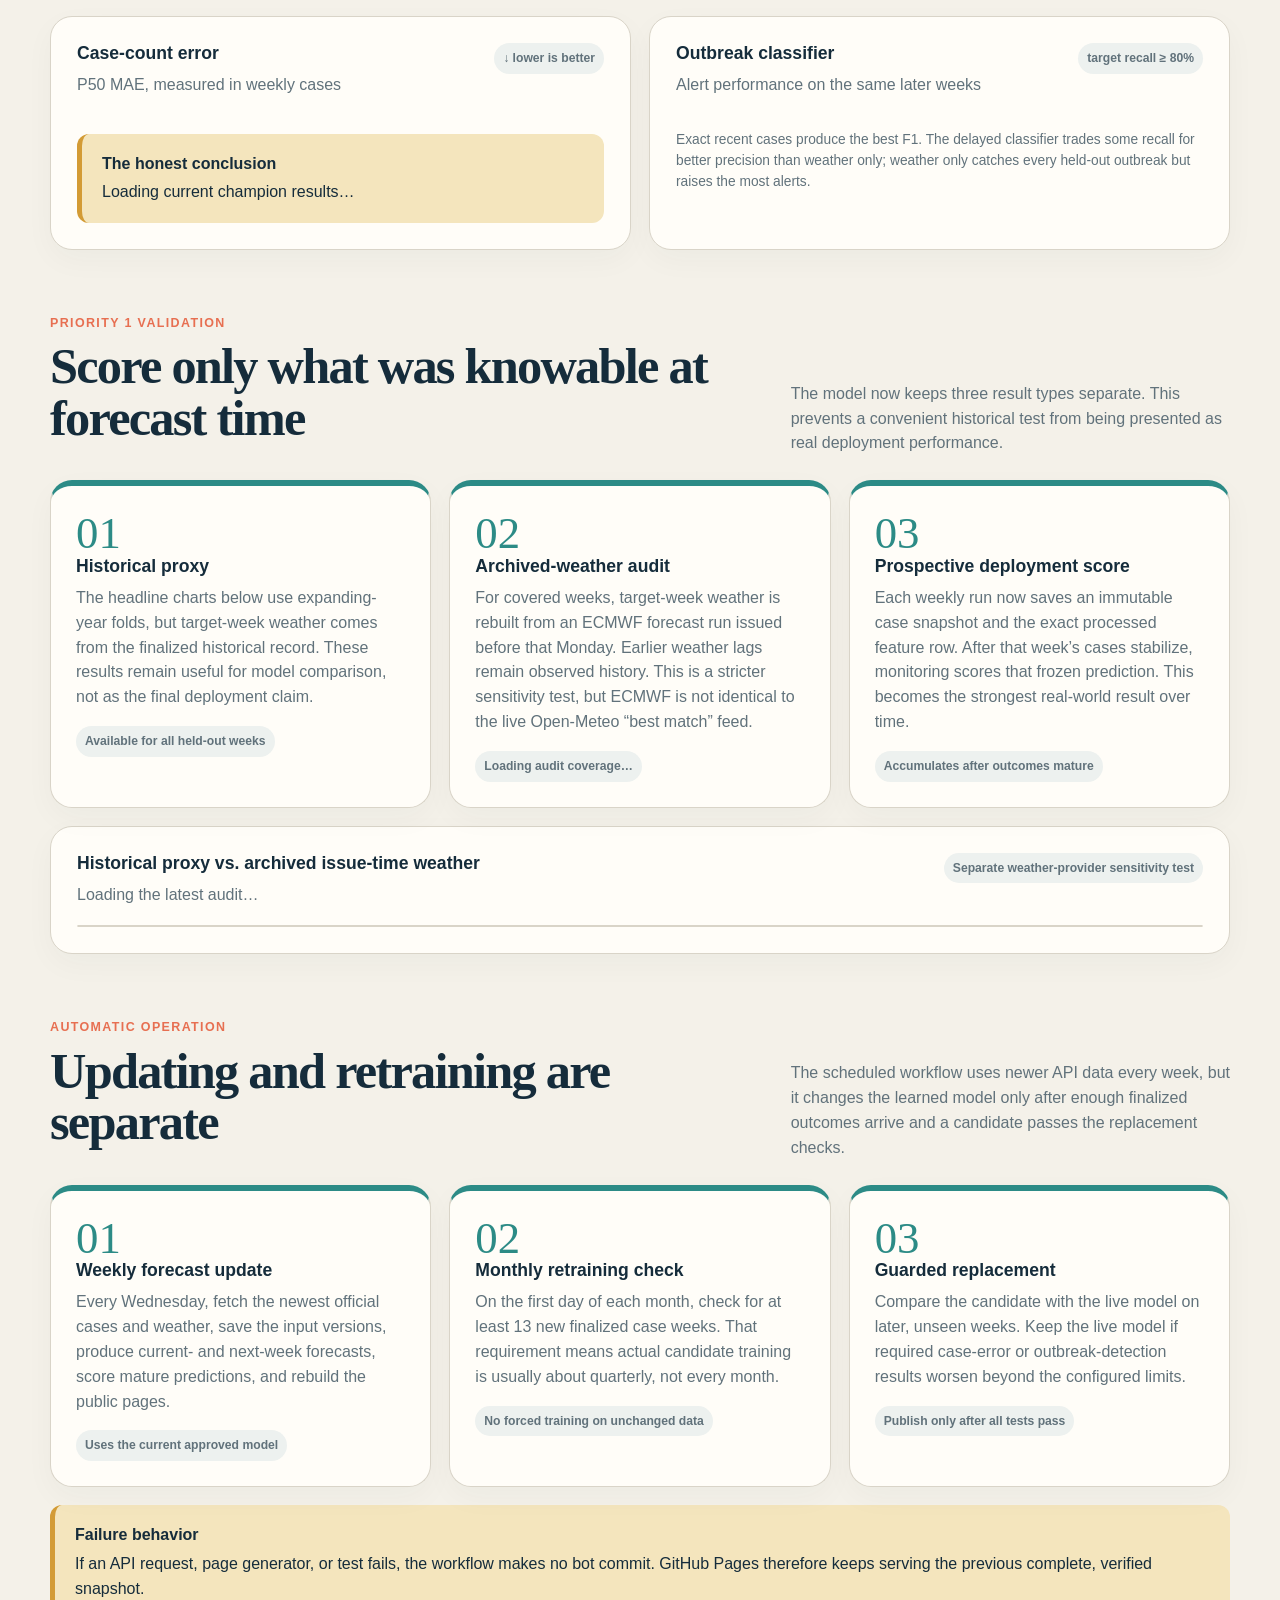
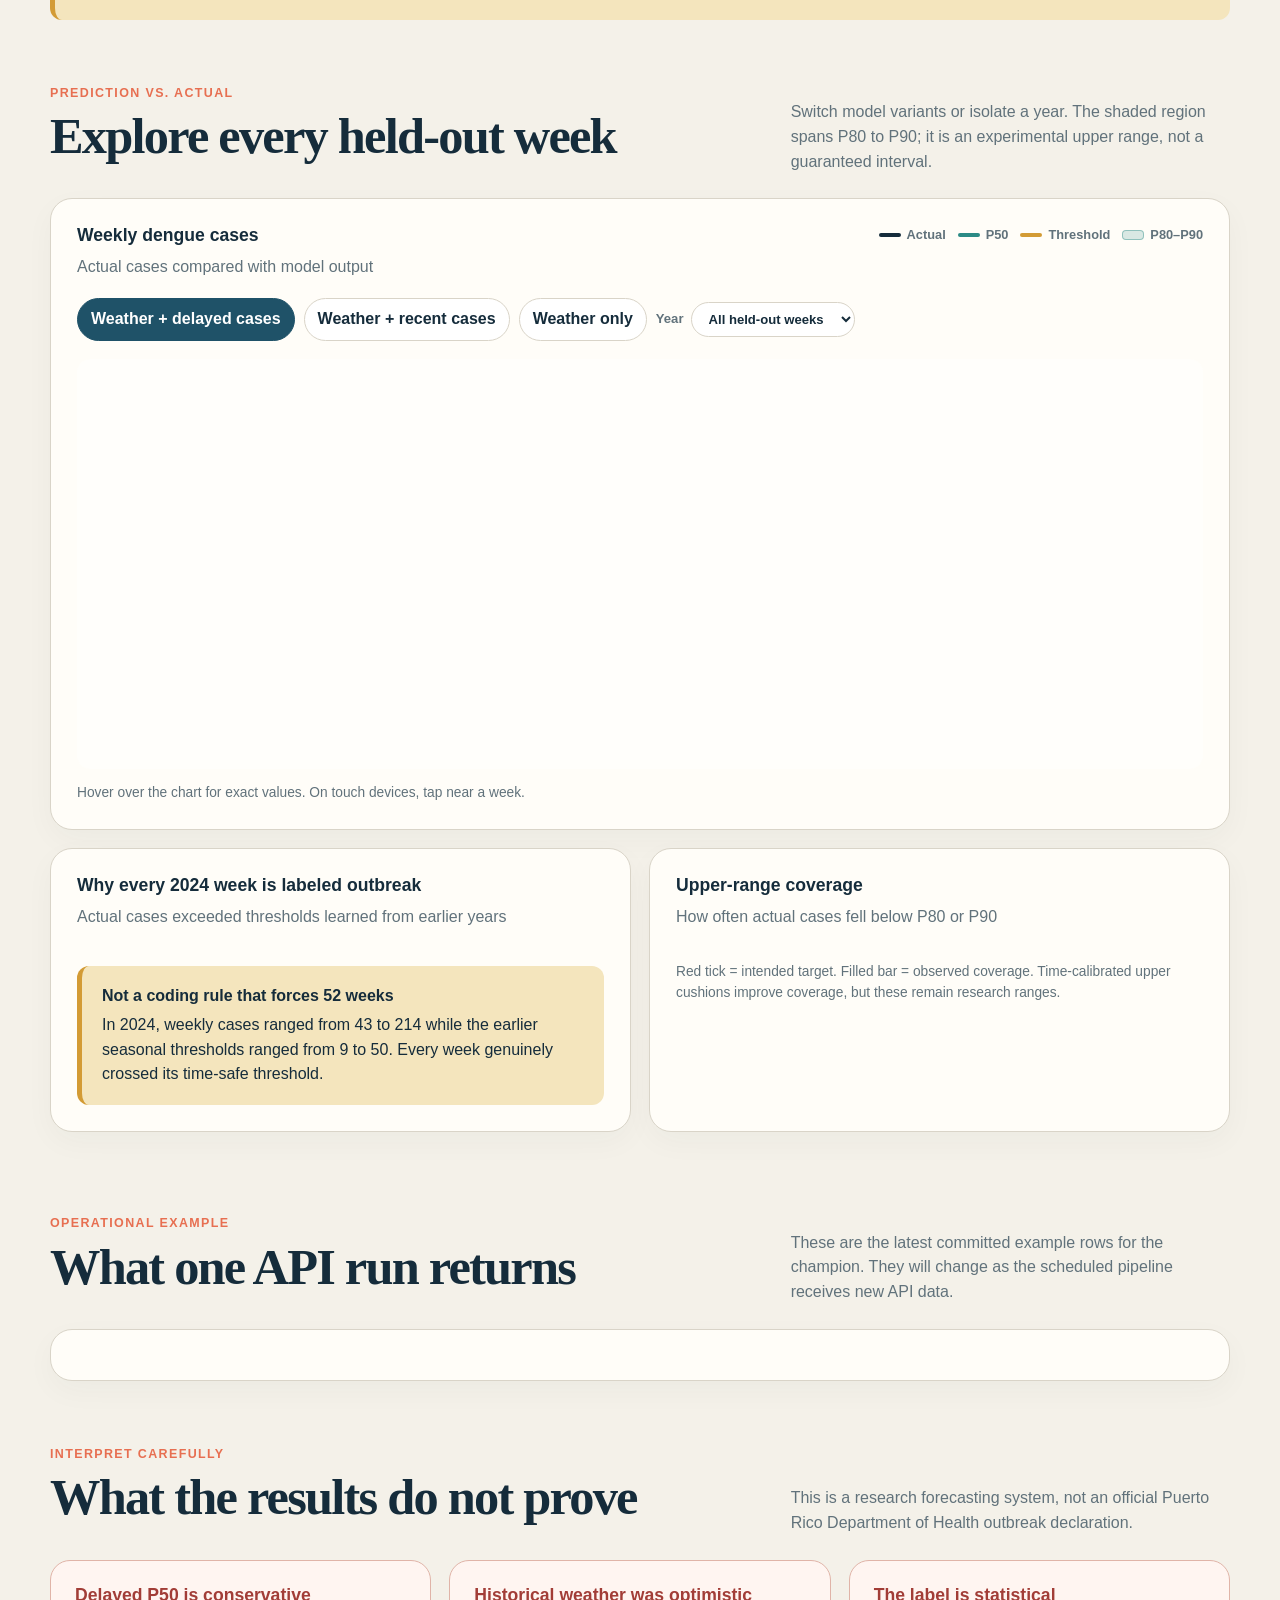
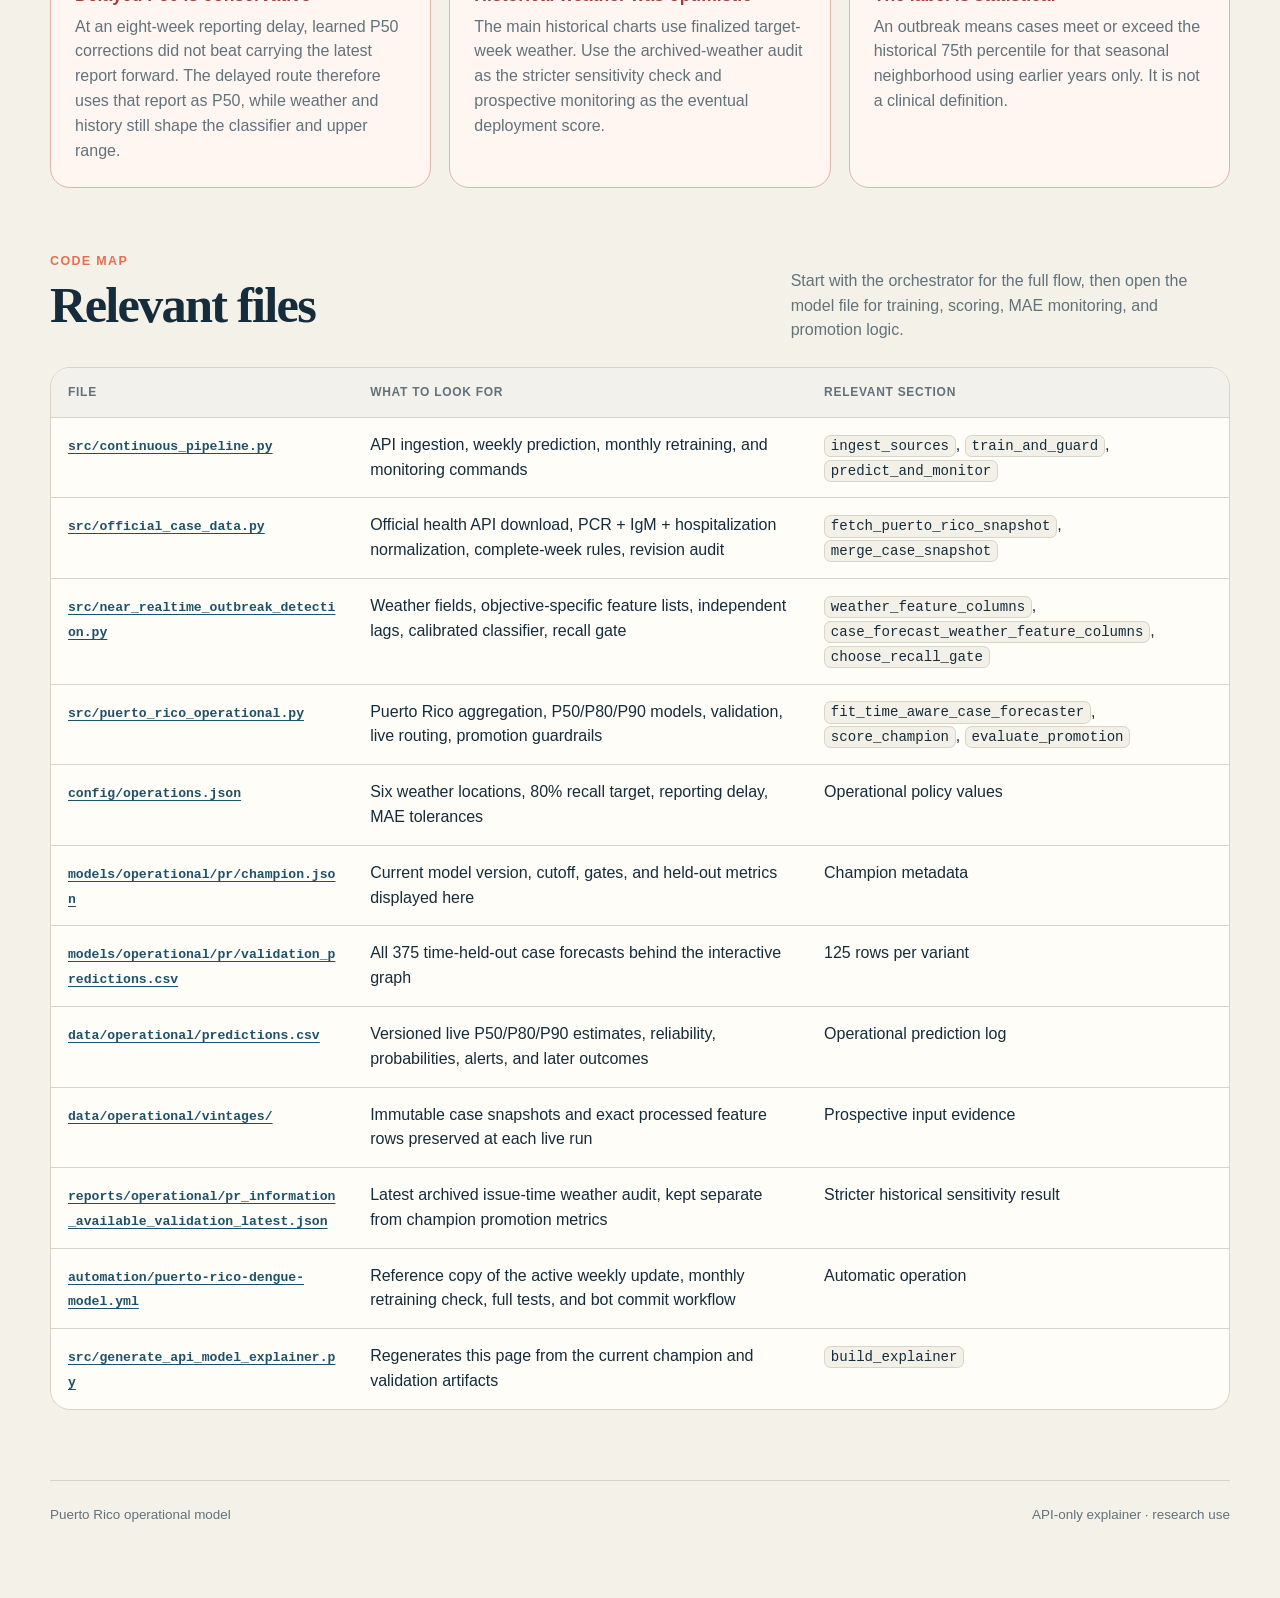
<file: 2026-07-25_Nathan_Nguyen_API_Model/docs/assets/puerto-rico-api-model-explainer.template.html>
<!doctype html>
<html lang="en">
<head>
  <meta charset="utf-8">
  <meta name="viewport" content="width=device-width, initial-scale=1">
  <meta name="description" content="Plain-language explainer for the Puerto Rico API-powered dengue forecasting and outbreak alert model.">
  <title>Puerto Rico API dengue model — architecture and results</title>
  <style>
    :root {
      --ink: #152c3b;
      --muted: #61727b;
      --paper: #f4f1e9;
      --card: #fffdf8;
      --line: #d9d4c8;
      --navy: #1f5268;
      --teal: #2c8b86;
      --aqua: #a9ddd5;
      --coral: #e76f51;
      --coral-soft: #f8d8cf;
      --mustard: #d39b35;
      --mustard-soft: #f4e5bd;
      --green: #4a8f63;
      --green-soft: #dcebdc;
      --danger: #a23d37;
      --shadow: 0 18px 45px rgba(21, 44, 59, .08);
      --radius: 22px;
    }

    * { box-sizing: border-box; }
    html { scroll-behavior: smooth; }
    body {
      margin: 0;
      color: var(--ink);
      background:
        radial-gradient(circle at 12% 0%, rgba(169, 221, 213, .35), transparent 31rem),
        radial-gradient(circle at 100% 24%, rgba(244, 229, 189, .48), transparent 28rem),
        var(--paper);
      font-family: Inter, ui-sans-serif, -apple-system, BlinkMacSystemFont, "Segoe UI", sans-serif;
      line-height: 1.55;
    }
    a { color: var(--navy); text-underline-offset: 3px; }
    a:hover { color: var(--coral); }
    button, select { font: inherit; }
    code {
      padding: .13rem .36rem;
      border: 1px solid var(--line);
      border-radius: .42rem;
      background: #f3f0e8;
      font-family: ui-monospace, SFMono-Regular, Menlo, monospace;
      font-size: .88em;
      overflow-wrap: anywhere;
    }
    .page { width: min(1180px, calc(100% - 32px)); margin: 0 auto; padding: 28px 0 72px; }
    .nav {
      display: flex;
      align-items: center;
      justify-content: space-between;
      gap: 20px;
      margin-bottom: 32px;
    }
    .brand { display: flex; align-items: center; gap: 11px; font-weight: 800; letter-spacing: -.02em; }
    .brand-mark {
      width: 38px;
      height: 38px;
      border-radius: 12px;
      display: grid;
      place-items: center;
      background: var(--navy);
      color: white;
      box-shadow: 7px 7px 0 var(--aqua);
    }
    .nav-links { display: flex; flex-wrap: wrap; gap: 10px; }
    .nav-links a {
      color: var(--ink);
      text-decoration: none;
      font-size: .9rem;
      font-weight: 700;
      padding: 8px 12px;
      border-radius: 999px;
    }
    .nav-links a:hover { background: var(--card); }
    .hero {
      position: relative;
      display: grid;
      grid-template-columns: minmax(0, 1.35fr) minmax(280px, .65fr);
      gap: 46px;
      padding: clamp(30px, 6vw, 68px);
      background:
        radial-gradient(circle at 100% 0%, rgba(169, 221, 213, .13), transparent 17rem),
        var(--ink);
      color: white;
      border-radius: 34px;
      box-shadow: var(--shadow);
    }
    .eyebrow {
      display: inline-flex;
      align-items: center;
      gap: 8px;
      width: fit-content;
      padding: 7px 11px;
      border-radius: 999px;
      background: rgba(169, 221, 213, .14);
      color: #c9f0e8;
      font-size: .78rem;
      font-weight: 800;
      letter-spacing: .08em;
      text-transform: uppercase;
    }
    .dot { width: 8px; height: 8px; border-radius: 50%; background: var(--aqua); }
    h1, h2, h3, p { margin-top: 0; }
    h1 {
      max-width: 760px;
      margin: 20px 0 20px;
      font-family: Georgia, "Times New Roman", serif;
      font-size: clamp(2.75rem, 7vw, 5.7rem);
      line-height: 1.02;
      letter-spacing: -.055em;
      font-weight: 700;
    }
    h2 {
      margin-bottom: 12px;
      font-family: Georgia, "Times New Roman", serif;
      font-size: clamp(2rem, 4vw, 3.15rem);
      line-height: 1.02;
      letter-spacing: -.035em;
    }
    h3 { margin-bottom: 8px; font-size: 1.1rem; line-height: 1.25; }
    .hero-copy { max-width: 700px; font-size: 1.1rem; color: #dce7e9; }
    .hero-note {
      align-self: end;
      position: relative;
      z-index: 1;
      padding: 24px;
      border: 1px solid rgba(255,255,255,.15);
      border-radius: 20px;
      background: rgba(255,255,255,.07);
      backdrop-filter: blur(8px);
    }
    .hero-note strong { display: block; margin-bottom: 6px; color: var(--aqua); font-size: 1.1rem; }
    .hero-note p { margin: 0; color: #dce7e9; }
    .stats {
      display: grid;
      grid-template-columns: repeat(4, minmax(0, 1fr));
      gap: 14px;
      margin: 18px 0 54px;
    }
    .stat {
      min-width: 0;
      padding: 23px;
      border: 1px solid rgba(21,44,59,.08);
      border-radius: 20px;
      background: var(--card);
      box-shadow: 0 8px 24px rgba(21,44,59,.04);
    }
    .stat-label { color: var(--muted); font-size: .8rem; font-weight: 800; letter-spacing: .045em; text-transform: uppercase; }
    .stat-value { display: block; margin: 8px 0 4px; font-family: Georgia, serif; font-size: 2.25rem; line-height: 1; letter-spacing: -.04em; }
    .stat-caption { color: var(--muted); font-size: .86rem; }
    .section { margin-top: 64px; scroll-margin-top: 24px; }
    .section-head {
      display: grid;
      grid-template-columns: minmax(0, 1fr) minmax(260px, .62fr);
      gap: 32px;
      align-items: end;
      margin-bottom: 24px;
    }
    .section-kicker { margin-bottom: 8px; color: var(--coral); font-size: .78rem; font-weight: 900; letter-spacing: .11em; text-transform: uppercase; }
    .section-head p { margin: 0; color: var(--muted); }
    .grid-2, .grid-3 { display: grid; gap: 18px; }
    .grid-2 { grid-template-columns: repeat(2, minmax(0, 1fr)); }
    .grid-3 { grid-template-columns: repeat(3, minmax(0, 1fr)); }
    .card {
      min-width: 0;
      padding: 25px;
      border: 1px solid var(--line);
      border-radius: var(--radius);
      background: var(--card);
      box-shadow: 0 10px 30px rgba(21,44,59,.035);
    }
    .source-card { position: relative; padding-top: 62px; }
    .source-index {
      position: absolute;
      top: 20px;
      left: 22px;
      width: 29px;
      height: 29px;
      display: grid;
      place-items: center;
      border-radius: 10px;
      color: white;
      background: var(--navy);
      font-weight: 900;
      font-size: .8rem;
    }
    .source-card p, .objective p, .limitation p { color: var(--muted); }
    .source-card a { font-weight: 800; }
    .pill {
      display: inline-flex;
      align-items: center;
      width: fit-content;
      max-width: 100%;
      padding: 6px 9px;
      border-radius: 999px;
      background: #edf1ef;
      color: var(--muted);
      font-size: .76rem;
      font-weight: 800;
      overflow-wrap: anywhere;
    }
    .architecture {
      overflow: hidden;
      padding: 18px;
      border: 1px solid var(--line);
      border-radius: 28px;
      background: linear-gradient(145deg, #fffdf8, #eef5f2);
    }
    .architecture svg { display: block; width: 100%; height: auto; }
    .architecture text { font-family: Inter, ui-sans-serif, system-ui, sans-serif; fill: var(--ink); }
    .architecture .small { fill: var(--muted); font-size: 13px; }
    .architecture .title { font-size: 16px; font-weight: 850; }
    .architecture .box { fill: #fffdf8; stroke: #b8c4c1; stroke-width: 1.5; }
    .architecture .api { fill: #dff2ed; stroke: var(--teal); }
    .architecture .model { fill: #edf3f5; stroke: var(--navy); }
    .architecture .out { fill: #fbe5de; stroke: var(--coral); }
    .architecture .line { fill: none; stroke: #80959b; stroke-width: 2; }
    .objective { border-top: 6px solid var(--teal); }
    .objective.recall { border-top-color: var(--coral); }
    .objective-number { font-family: Georgia, serif; font-size: 2.8rem; color: var(--teal); line-height: 1; }
    .recall .objective-number { color: var(--coral); }
    .metric-list { display: grid; gap: 16px; }
    .metric-row { display: grid; grid-template-columns: minmax(155px, .75fr) minmax(120px, 1.6fr) 58px; gap: 12px; align-items: center; }
    .metric-label { font-size: .88rem; font-weight: 750; }
    .track { position: relative; height: 13px; overflow: hidden; border-radius: 999px; background: #e9e5dd; }
    .fill { height: 100%; border-radius: inherit; background: var(--teal); }
    .fill.coral { background: var(--coral); }
    .fill.mustard { background: var(--mustard); }
    .metric-number { text-align: right; font-variant-numeric: tabular-nums; font-weight: 850; }
    .chart-card { padding: 26px; }
    .chart-title-row { display: flex; align-items: flex-start; justify-content: space-between; gap: 20px; margin-bottom: 18px; }
    .chart-title-row p { margin: 0; color: var(--muted); }
    .chart-legend { display: flex; flex-wrap: wrap; gap: 12px; color: var(--muted); font-size: .8rem; font-weight: 750; }
    .legend-item { display: inline-flex; align-items: center; gap: 6px; }
    .swatch { width: 22px; height: 4px; border-radius: 4px; background: var(--ink); }
    .swatch.p50 { background: var(--teal); }
    .swatch.threshold { background: var(--mustard); }
    .swatch.band { height: 10px; background: rgba(44,139,134,.18); border: 1px solid rgba(44,139,134,.42); }
    .controls { display: flex; flex-wrap: wrap; gap: 9px; margin: 18px 0; }
    .control-button, .year-select {
      border: 1px solid var(--line);
      border-radius: 999px;
      padding: 8px 13px;
      color: var(--ink);
      background: white;
      cursor: pointer;
      font-weight: 750;
    }
    .control-button[aria-pressed="true"] { border-color: var(--navy); background: var(--navy); color: white; }
    .year-label { display: inline-flex; align-items: center; gap: 7px; color: var(--muted); font-size: .82rem; font-weight: 800; }
    .chart-wrap { position: relative; width: 100%; min-height: 410px; }
    canvas { display: block; width: 100%; height: 410px; border-radius: 14px; background: #fffefb; }
    .tooltip {
      position: absolute;
      z-index: 3;
      display: none;
      pointer-events: none;
      min-width: 175px;
      padding: 11px 13px;
      border: 1px solid var(--line);
      border-radius: 12px;
      background: rgba(255,253,248,.97);
      box-shadow: var(--shadow);
      font-size: .8rem;
    }
    .tooltip strong { display: block; margin-bottom: 4px; }
    .chart-caption { margin: 13px 0 0; color: var(--muted); font-size: .86rem; }
    .mae-group { display: grid; gap: 23px; }
    .mae-variant { display: grid; gap: 8px; }
    .variant-name { display: flex; align-items: center; justify-content: space-between; gap: 12px; font-weight: 850; }
    .mae-bars { display: grid; gap: 8px; }
    .mae-row { display: grid; grid-template-columns: 112px minmax(0, 1fr) 52px; gap: 10px; align-items: center; font-size: .82rem; }
    .mae-track { height: 17px; border-radius: 6px; background: #ece8e0; overflow: hidden; }
    .mae-fill { height: 100%; min-width: 2px; background: var(--navy); border-radius: inherit; }
    .mae-fill.normal { background: var(--teal); }
    .mae-fill.outbreak { background: var(--coral); }
    .mae-value { text-align: right; font-weight: 850; font-variant-numeric: tabular-nums; }
    .callout {
      margin-top: 18px;
      padding: 18px 20px;
      border-left: 5px solid var(--mustard);
      border-radius: 12px;
      background: var(--mustard-soft);
    }
    .callout strong { display: block; margin-bottom: 4px; }
    .confusions { display: grid; grid-template-columns: repeat(2, minmax(0,1fr)); gap: 18px; }
    .matrix { display: grid; grid-template-columns: repeat(2, minmax(0,1fr)); gap: 7px; margin-top: 14px; }
    .matrix-cell { min-height: 95px; display: grid; align-content: center; justify-items: center; padding: 10px; border-radius: 14px; text-align: center; }
    .matrix-cell.good { background: var(--green-soft); }
    .matrix-cell.warn { background: var(--coral-soft); }
    .matrix-cell strong { font-family: Georgia, serif; font-size: 2rem; line-height: 1; }
    .matrix-cell span { margin-top: 5px; color: var(--muted); font-size: .77rem; font-weight: 750; }
    .year-bars { display: grid; gap: 18px; }
    .year-row { display: grid; grid-template-columns: 52px minmax(0,1fr) 86px; gap: 12px; align-items: center; }
    .year-track { height: 28px; overflow: hidden; border-radius: 8px; background: #dfe9e6; }
    .year-outbreak { height: 100%; background: var(--coral); }
    .year-count { text-align: right; font-weight: 850; font-size: .86rem; }
    .coverage-grid { display: grid; grid-template-columns: repeat(2, minmax(0,1fr)); gap: 14px; }
    .coverage-card { padding: 18px; border-radius: 16px; background: #f2f1eb; }
    .coverage-card strong { display: block; font-size: 1.25rem; }
    .coverage-card p { margin: 5px 0 0; color: var(--muted); font-size: .84rem; }
    .coverage-scale { position: relative; height: 10px; margin: 16px 0 9px; border-radius: 999px; background: #ddd8cf; }
    .coverage-actual { height: 100%; border-radius: inherit; background: var(--teal); }
    .coverage-target { position: absolute; top: -5px; width: 2px; height: 20px; background: var(--coral); }
    .live-list { display: grid; gap: 15px; }
    .live-row { padding: 20px; border: 1px solid var(--line); border-radius: 17px; background: #fffefb; }
    .live-top { display: flex; justify-content: space-between; gap: 15px; align-items: flex-start; }
    .live-date { font-weight: 900; }
    .live-status { padding: 5px 8px; border-radius: 999px; background: var(--coral-soft); color: var(--danger); font-size: .74rem; font-weight: 900; }
    .live-status.no-alert { background: var(--green-soft); color: #316c48; }
    .range { position: relative; height: 42px; margin: 19px 0 9px; border-top: 2px solid #ded9cf; }
    .range-point { position: absolute; top: -8px; width: 3px; height: 17px; background: var(--ink); }
    .range-point.p50 { background: var(--teal); }
    .range-point.p80 { background: var(--navy); }
    .range-point.p90 { background: var(--coral); }
    .range-point.threshold { background: var(--mustard); }
    .range-labels { display: flex; flex-wrap: wrap; gap: 6px 12px; margin: -8px 0 10px; color: var(--muted); font-size: .74rem; font-weight: 800; }
    .live-meta { display: flex; flex-wrap: wrap; gap: 7px; color: var(--muted); font-size: .78rem; }
    .warning {
      padding: 24px;
      border: 1px solid #e0b4a8;
      border-radius: 20px;
      background: #fff5f1;
    }
    .warning h3 { color: var(--danger); }
    .warning p:last-child { margin-bottom: 0; }
    .file-table-wrap { overflow-x: auto; border: 1px solid var(--line); border-radius: 20px; background: var(--card); }
    table { width: 100%; border-collapse: collapse; min-width: 720px; }
    th, td { padding: 15px 17px; border-bottom: 1px solid var(--line); text-align: left; vertical-align: top; }
    th { color: var(--muted); background: #f2f1eb; font-size: .75rem; letter-spacing: .06em; text-transform: uppercase; }
    tr:last-child td { border-bottom: 0; }
    td:first-child { font-weight: 800; }
    .file-link { overflow-wrap: anywhere; font-family: ui-monospace, SFMono-Regular, Menlo, monospace; font-size: .82rem; }
    .footer { margin-top: 70px; padding-top: 24px; border-top: 1px solid var(--line); color: var(--muted); font-size: .84rem; }
    .footer-grid { display: flex; justify-content: space-between; flex-wrap: wrap; gap: 12px; }
    .sr-only { position: absolute; width: 1px; height: 1px; padding: 0; margin: -1px; overflow: hidden; clip: rect(0,0,0,0); white-space: nowrap; border: 0; }

    @media (max-width: 900px) {
      .hero, .section-head { grid-template-columns: 1fr; }
      .stats { grid-template-columns: repeat(2, minmax(0,1fr)); }
      .grid-3 { grid-template-columns: 1fr; }
      .architecture { overflow-x: auto; }
      .architecture svg { min-width: 780px; }
    }
    @media (max-width: 680px) {
      .page { width: min(100% - 20px, 1180px); padding-top: 14px; }
      .nav { align-items: flex-start; }
      .nav-links { display: none; }
      .hero { padding: 30px 24px; border-radius: 25px; }
      .stats, .grid-2, .confusions, .coverage-grid { grid-template-columns: 1fr; }
      .section { margin-top: 48px; }
      .card, .chart-card { padding: 20px; }
      .metric-row { grid-template-columns: minmax(112px,.8fr) minmax(80px,1fr) 50px; }
      .chart-title-row, .live-top { flex-direction: column; }
      .chart-wrap, canvas { min-height: 350px; height: 350px; }
      .mae-row { grid-template-columns: 94px minmax(0,1fr) 48px; }
    }
    @media print {
      body { background: white; }
      .page { width: 100%; padding: 0; }
      .nav-links, .controls { display: none; }
      .hero, .card, .architecture { box-shadow: none; break-inside: avoid; }
      .section { break-inside: avoid; }
    }
  </style>
</head>
<body>
  <main class="page">
    <nav class="nav" aria-label="Explainer navigation">
      <div class="brand"><span class="brand-mark">PR</span><span>Dengue Signal Lab</span></div>
      <div class="nav-links">
        <a href="#architecture">Architecture</a>
        <a href="#models">Three models</a>
        <a href="#results">Results</a>
        <a href="#availability-audit">Input-time audit</a>
        <a href="#automation">Updates</a>
        <a href="#validation">Validation</a>
        <a href="#files">Relevant files</a>
      </div>
    </nav>

    <header class="hero">
      <div>
        <span class="eyebrow"><span class="dot"></span>API-only operational model</span>
        <h1>Puerto Rico dengue forecast, explained.</h1>
        <p class="hero-copy">
          This page covers only the new Puerto Rico-wide system trained from public
          health and weather APIs. It does not use the historical DengAI/Kaggle city
          dataset or the San Juan/Iquitos notebook results.
        </p>
      </div>
      <aside class="hero-note">
        <strong>Two answers, kept separate</strong>
        <p><b>MAE-focused:</b> how many cases are likely? <br><b>Recall-focused:</b> should the system warn about an outbreak?</p>
      </aside>
    </header>

    <section class="stats" aria-label="Key model facts">
      <div class="stat"><span class="stat-label">Official training history</span><span class="stat-value" id="trainingRows">—</span><span class="stat-caption">complete Puerto Rico weeks</span></div>
      <div class="stat"><span class="stat-label">Best case MAE</span><span class="stat-value" id="bestMae">—</span><span class="stat-caption">with eight exact recent weeks</span></div>
      <div class="stat"><span class="stat-label">Best classifier F1</span><span class="stat-value" id="bestF1">—</span><span class="stat-caption">weather + recent cases</span></div>
      <div class="stat"><span class="stat-label">Held-out weeks</span><span class="stat-value">125</span><span class="stat-caption">2024 through May 2026</span></div>
    </section>

    <section class="section" id="sources">
      <div class="section-head">
        <div><div class="section-kicker">Inputs</div><h2>Two live API sources</h2></div>
        <p>The operational target is the entire island. The pipeline uses the same source families for historical training and current scoring.</p>
      </div>
      <div class="grid-3">
        <article class="card source-card">
          <span class="source-index">01</span>
          <h3>Puerto Rico Department of Health</h3>
          <p>Daily PCR and IgM dengue counts are added together. Hospitalizations are retained as a supporting signal, and only complete Monday–Sunday weeks are kept.</p>
          <a href="https://biostatistics.salud.pr.gov/swagger/index.html">Official API documentation ↗</a>
        </article>
        <article class="card source-card">
          <span class="source-index">02</span>
          <h3>Open-Meteo</h3>
          <p>Temperature, rainfall, rainy hours, dew point, shallow soil moisture, humidity, and evapotranspiration are sampled across six island locations. Daily rain also becomes weekly heavy-rain frequency and longest-dry-spell features.</p>
          <a href="https://open-meteo.com/">Weather API documentation ↗</a>
        </article>
        <article class="card source-card">
          <span class="source-index">03</span>
          <h3>Time-safe weekly features</h3>
          <p>Weather uses independent lags and rolling summaries. Heavy-rain frequency and longest dry spell feed the MAE-focused case models only; held-out tests showed they improved case error but weakened the alert classifier. Case and hospitalization features are anchored to an exact prior week or the latest delayed report.</p>
          <span class="pill">Case lags and labels are time-separated</span>
        </article>
      </div>
    </section>

    <section class="section" id="architecture">
      <div class="section-head">
        <div><div class="section-kicker">Architecture</div><h2>One pipeline, two objectives</h2></div>
        <p>The system selects exact cases, delayed cases, or weather only based on what truly exists at forecast time, then produces a case estimate and a separate outbreak alert.</p>
      </div>
      <figure class="architecture">
        <svg viewBox="0 0 1080 590" role="img" aria-labelledby="architectureTitle architectureDescription">
          <title id="architectureTitle">Puerto Rico operational dengue model architecture</title>
          <desc id="architectureDescription">Official case and weather APIs feed weekly features. The pipeline selects exact-case, delayed-case, or weather-only models and produces case quantiles and a recall-focused outbreak alert.</desc>
          <rect class="box api" x="50" y="35" width="290" height="92" rx="18"/>
          <text class="title" x="195" y="69" text-anchor="middle">Health API</text>
          <text class="small" x="195" y="94" text-anchor="middle">PCR + IgM cases · hospitalizations</text>
          <text class="small" x="195" y="113" text-anchor="middle">385 complete island weeks</text>

          <rect class="box api" x="740" y="35" width="290" height="92" rx="18"/>
          <text class="title" x="885" y="69" text-anchor="middle">Weather API</text>
          <text class="small" x="885" y="94" text-anchor="middle">Six Puerto Rico locations</text>
          <text class="small" x="885" y="113" text-anchor="middle">Rain pattern · moisture · heat · ET₀</text>

          <path class="line" d="M195 127 C195 175 405 154 468 201"/>
          <path class="line" d="M885 127 C885 175 675 154 612 201"/>
          <rect class="box" x="390" y="202" width="300" height="98" rx="18"/>
          <text class="title" x="540" y="237" text-anchor="middle">Time-ordered features</text>
          <text class="small" x="540" y="262" text-anchor="middle">Weather lags remain separate from case lags</text>
          <text class="small" x="540" y="282" text-anchor="middle">Expanding years + issue-time weather audit</text>

          <path class="line" d="M540 300 L540 343"/>
          <rect class="box model" x="380" y="345" width="320" height="78" rx="18"/>
          <text class="title" x="540" y="375" text-anchor="middle">Availability router</text>
          <text class="small" x="540" y="400" text-anchor="middle">Exact history → delayed history → weather only</text>

          <path class="line" d="M380 384 C285 384 245 427 245 462"/>
          <path class="line" d="M700 384 C795 384 835 427 835 462"/>
          <text class="small" x="325" y="414" text-anchor="middle">Case-count objective</text>
          <text class="small" x="755" y="414" text-anchor="middle">Alert objective</text>

          <rect class="box out" x="65" y="465" width="360" height="92" rx="18"/>
          <text class="title" x="245" y="498" text-anchor="middle">MAE-focused case forecast</text>
          <text class="small" x="245" y="523" text-anchor="middle">P50 median + P80/P90 upper estimates</text>
          <text class="small" x="245" y="543" text-anchor="middle">Compared with the seasonal case threshold</text>

          <rect class="box out" x="655" y="465" width="360" height="92" rx="18"/>
          <text class="title" x="835" y="498" text-anchor="middle">Recall-focused outbreak alert</text>
          <text class="small" x="835" y="523" text-anchor="middle">Calibrated probability + recall gate</text>
          <text class="small" x="835" y="543" text-anchor="middle">Independent from the P50 case estimate</text>
        </svg>
      </figure>

      <div class="grid-2" style="margin-top:18px">
        <article class="card objective">
          <div class="objective-number">01</div>
          <h3>MAE-focused case model</h3>
          <p>P50 is a median forecast from a gradient-boosted quantile regressor. Exact reports use a learned change; delayed reports keep the old count as P50 when held-out corrections cannot beat that persistence baseline.</p>
          <span class="pill">Primary score: mean absolute error</span>
        </article>
        <article class="card objective recall">
          <div class="objective-number">02</div>
          <h3>Recall-focused alert model</h3>
          <p>A calibrated logistic classifier estimates outbreak probability. Its alert gate is selected on later held-out weeks to target at least 80% recall.</p>
          <span class="pill">Primary policy: catch outbreaks, accept more alerts</span>
        </article>
      </div>
    </section>

    <section class="section" id="models">
      <div class="section-head">
        <div><div class="section-kicker">Data availability</div><h2>The three models, with examples</h2></div>
        <p>The router uses the strongest case history that genuinely exists: exact recent cases first, then delayed cases, then weather only.</p>
      </div>
      <div class="grid-3">
        <article class="card objective">
          <div class="objective-number">01</div>
          <h3>Weather only</h3>
          <p><b>Definition:</b> Uses weather patterns and seasonality without any usable case history.</p>
          <p><b>Example:</b> To predict July 13 when no continuous case reports are available, the model relies on temperature, rain, humidity, soil moisture, and related weather lags.</p>
          <span class="pill">Always available · least accurate</span>
        </article>
        <article class="card objective">
          <div class="objective-number">02</div>
          <h3>Weather + delayed cases</h3>
          <p><b>Definition:</b> Uses weather plus the newest case report available, even when that report is several weeks old. The model is told the report's age.</p>
          <p><b>Example:</b> To predict July 13 when the newest report is May 18, it uses the May 18 count, the eight weeks leading to it, hospitalizations, current weather, and an eight-week report age. In the committed example, P50/P80/P90 are 11/33/51 cases.</p>
          <span class="pill">Realistic during reporting delays</span>
        </article>
        <article class="card objective">
          <div class="objective-number">03</div>
          <h3>Weather + exact recent cases</h3>
          <p><b>Definition:</b> Uses weather plus all eight case-report weeks immediately before the prediction week.</p>
          <p><b>Example:</b> To predict July 13, reports must be available for every week through July 6 and back through May 18. Those exact recent trends give the model its strongest case-count signal.</p>
          <span class="pill">Most accurate · requires current reports</span>
        </article>
      </div>
    </section>

    <section class="section" id="results">
      <div class="section-head">
        <div><div class="section-kicker">Held-out results</div><h2>Delayed cases bridge the live data gap</h2></div>
        <p>Each result uses 125 later weeks that were not used to fit that fold. Lower MAE is better; higher precision, recall, F1, and PR-AUC are better.</p>
      </div>
      <div class="grid-2">
        <article class="card chart-card">
          <div class="chart-title-row"><div><h3>Case-count error</h3><p>P50 MAE, measured in weekly cases</p></div><span class="pill">↓ lower is better</span></div>
          <div class="mae-group" id="maeChart"></div>
          <div class="callout" id="maeConclusion"><strong>The honest conclusion</strong>Loading current champion results…</div>
        </article>
        <article class="card chart-card">
          <div class="chart-title-row"><div><h3>Outbreak classifier</h3><p>Alert performance on the same later weeks</p></div><span class="pill">target recall ≥ 80%</span></div>
          <div class="metric-list" id="classifierChart"></div>
          <p class="chart-caption">Exact recent cases produce the best F1. The delayed classifier trades some recall for better precision than weather only; weather only catches every held-out outbreak but raises the most alerts.</p>
        </article>
      </div>
    </section>

    <section class="section" id="availability-audit">
      <div class="section-head">
        <div><div class="section-kicker">Priority 1 validation</div><h2>Score only what was knowable at forecast time</h2></div>
        <p>The model now keeps three result types separate. This prevents a convenient historical test from being presented as real deployment performance.</p>
      </div>
      <div class="grid-3">
        <article class="card objective">
          <div class="objective-number">01</div>
          <h3>Historical proxy</h3>
          <p>The headline charts below use expanding-year folds, but target-week weather comes from the finalized historical record. These results remain useful for model comparison, not as the final deployment claim.</p>
          <span class="pill">Available for all held-out weeks</span>
        </article>
        <article class="card objective">
          <div class="objective-number">02</div>
          <h3>Archived-weather audit</h3>
          <p>For covered weeks, target-week weather is rebuilt from an ECMWF forecast run issued before that Monday. Earlier weather lags remain observed history. This is a stricter sensitivity test, but ECMWF is not identical to the live Open-Meteo “best match” feed.</p>
          <span class="pill" id="auditCoverage">Loading audit coverage…</span>
        </article>
        <article class="card objective">
          <div class="objective-number">03</div>
          <h3>Prospective deployment score</h3>
          <p>Each weekly run now saves an immutable case snapshot and the exact processed feature row. After that week’s cases stabilize, monitoring scores that frozen prediction. This becomes the strongest real-world result over time.</p>
          <span class="pill">Accumulates after outcomes mature</span>
        </article>
      </div>
      <article class="card chart-card" style="margin-top:18px">
        <div class="chart-title-row"><div><h3>Historical proxy vs. archived issue-time weather</h3><p id="auditSummary">Loading the latest audit…</p></div><span class="pill">Separate weather-provider sensitivity test</span></div>
        <div class="file-table-wrap" id="auditMetrics"></div>
      </article>
    </section>

    <section class="section" id="automation">
      <div class="section-head">
        <div><div class="section-kicker">Automatic operation</div><h2>Updating and retraining are separate</h2></div>
        <p>The scheduled workflow uses newer API data every week, but it changes the learned model only after enough finalized outcomes arrive and a candidate passes the replacement checks.</p>
      </div>
      <div class="grid-3">
        <article class="card objective">
          <div class="objective-number">01</div>
          <h3>Weekly forecast update</h3>
          <p>Every Wednesday, fetch the newest official cases and weather, save the input versions, produce current- and next-week forecasts, score mature predictions, and rebuild the public pages.</p>
          <span class="pill">Uses the current approved model</span>
        </article>
        <article class="card objective">
          <div class="objective-number">02</div>
          <h3>Monthly retraining check</h3>
          <p>On the first day of each month, check for at least 13 new finalized case weeks. That requirement means actual candidate training is usually about quarterly, not every month.</p>
          <span class="pill">No forced training on unchanged data</span>
        </article>
        <article class="card objective">
          <div class="objective-number">03</div>
          <h3>Guarded replacement</h3>
          <p>Compare the candidate with the live model on later, unseen weeks. Keep the live model if required case-error or outbreak-detection results worsen beyond the configured limits.</p>
          <span class="pill">Publish only after all tests pass</span>
        </article>
      </div>
      <div class="callout" style="margin-top:18px"><strong>Failure behavior</strong>If an API request, page generator, or test fails, the workflow makes no bot commit. GitHub Pages therefore keeps serving the previous complete, verified snapshot.</div>
    </section>

    <section class="section" id="validation">
      <div class="section-head">
        <div><div class="section-kicker">Prediction vs. actual</div><h2>Explore every held-out week</h2></div>
        <p>Switch model variants or isolate a year. The shaded region spans P80 to P90; it is an experimental upper range, not a guaranteed interval.</p>
      </div>
      <article class="card chart-card">
        <div class="chart-title-row">
          <div><h3>Weekly dengue cases</h3><p id="chartSummary">Actual cases compared with model output</p></div>
          <div class="chart-legend" aria-label="Chart legend">
            <span class="legend-item"><span class="swatch"></span>Actual</span>
            <span class="legend-item"><span class="swatch p50"></span>P50</span>
            <span class="legend-item"><span class="swatch threshold"></span>Threshold</span>
            <span class="legend-item"><span class="swatch band"></span>P80–P90</span>
          </div>
        </div>
        <div class="controls" aria-label="Validation chart controls">
          <button class="control-button" type="button" data-variant="weather_plus_delayed_cases" aria-pressed="true">Weather + delayed cases</button>
          <button class="control-button" type="button" data-variant="weather_plus_recent_cases" aria-pressed="false">Weather + recent cases</button>
          <button class="control-button" type="button" data-variant="weather_only" aria-pressed="false">Weather only</button>
          <label class="year-label" for="yearSelect">Year <select class="year-select" id="yearSelect"><option value="all">All held-out weeks</option><option value="2024">2024</option><option value="2025">2025</option><option value="2026">2026 through May</option></select></label>
        </div>
        <div class="chart-wrap"><canvas id="validationChart" role="img" aria-label="Actual and predicted weekly dengue cases over held-out time"></canvas><div class="tooltip" id="chartTooltip"></div></div>
        <p class="chart-caption">Hover over the chart for exact values. On touch devices, tap near a week.</p>
      </article>

      <div class="grid-2" style="margin-top:18px">
        <article class="card chart-card">
          <div class="chart-title-row"><div><h3>Why every 2024 week is labeled outbreak</h3><p>Actual cases exceeded thresholds learned from earlier years</p></div></div>
          <div class="year-bars" id="outbreakYearChart"></div>
          <div class="callout"><strong>Not a coding rule that forces 52 weeks</strong>In 2024, weekly cases ranged from 43 to 214 while the earlier seasonal thresholds ranged from 9 to 50. Every week genuinely crossed its time-safe threshold.</div>
        </article>
        <article class="card chart-card">
          <div class="chart-title-row"><div><h3>Upper-range coverage</h3><p>How often actual cases fell below P80 or P90</p></div></div>
          <div class="coverage-grid" id="coverageChart"></div>
          <p class="chart-caption">Red tick = intended target. Filled bar = observed coverage. Time-calibrated upper cushions improve coverage, but these remain research ranges.</p>
        </article>
      </div>

      <div class="confusions" id="confusionMatrices" style="margin-top:18px"></div>
    </section>

    <section class="section" id="live">
      <div class="section-head">
        <div><div class="section-kicker">Operational example</div><h2>What one API run returns</h2></div>
        <p>These are the latest committed example rows for the champion. They will change as the scheduled pipeline receives new API data.</p>
      </div>
      <article class="card"><div class="live-list" id="livePredictions"></div></article>
    </section>

    <section class="section" id="limitations">
      <div class="section-head">
        <div><div class="section-kicker">Interpret carefully</div><h2>What the results do not prove</h2></div>
        <p>This is a research forecasting system, not an official Puerto Rico Department of Health outbreak declaration.</p>
      </div>
      <div class="grid-3">
        <article class="warning limitation"><h3>Delayed P50 is conservative</h3><p>At an eight-week reporting delay, learned P50 corrections did not beat carrying the latest report forward. The delayed route therefore uses that report as P50, while weather and history still shape the classifier and upper range.</p></article>
        <article class="warning limitation"><h3>Historical weather was optimistic</h3><p>The main historical charts use finalized target-week weather. Use the archived-weather audit as the stricter sensitivity check and prospective monitoring as the eventual deployment score.</p></article>
        <article class="warning limitation"><h3>The label is statistical</h3><p>An outbreak means cases meet or exceed the historical 75th percentile for that seasonal neighborhood using earlier years only. It is not a clinical definition.</p></article>
      </div>
    </section>

    <section class="section" id="files">
      <div class="section-head">
        <div><div class="section-kicker">Code map</div><h2>Relevant files</h2></div>
        <p>Start with the orchestrator for the full flow, then open the model file for training, scoring, MAE monitoring, and promotion logic.</p>
      </div>
      <div class="file-table-wrap">
        <table>
          <thead><tr><th>File</th><th>What to look for</th><th>Relevant section</th></tr></thead>
          <tbody>
            <tr><td><a class="file-link" href="../src/continuous_pipeline.py">src/continuous_pipeline.py</a></td><td>API ingestion, weekly prediction, monthly retraining, and monitoring commands</td><td><code>ingest_sources</code>, <code>train_and_guard</code>, <code>predict_and_monitor</code></td></tr>
            <tr><td><a class="file-link" href="../src/official_case_data.py">src/official_case_data.py</a></td><td>Official health API download, PCR + IgM + hospitalization normalization, complete-week rules, revision audit</td><td><code>fetch_puerto_rico_snapshot</code>, <code>merge_case_snapshot</code></td></tr>
            <tr><td><a class="file-link" href="../src/near_realtime_outbreak_detection.py">src/near_realtime_outbreak_detection.py</a></td><td>Weather fields, objective-specific feature lists, independent lags, calibrated classifier, recall gate</td><td><code>weather_feature_columns</code>, <code>case_forecast_weather_feature_columns</code>, <code>choose_recall_gate</code></td></tr>
            <tr><td><a class="file-link" href="../src/puerto_rico_operational.py">src/puerto_rico_operational.py</a></td><td>Puerto Rico aggregation, P50/P80/P90 models, validation, live routing, promotion guardrails</td><td><code>fit_time_aware_case_forecaster</code>, <code>score_champion</code>, <code>evaluate_promotion</code></td></tr>
            <tr><td><a class="file-link" href="../config/operations.json">config/operations.json</a></td><td>Six weather locations, 80% recall target, reporting delay, MAE tolerances</td><td>Operational policy values</td></tr>
            <tr><td><a class="file-link" href="../models/operational/pr/champion.json">models/operational/pr/champion.json</a></td><td>Current model version, cutoff, gates, and held-out metrics displayed here</td><td>Champion metadata</td></tr>
            <tr><td><a class="file-link" href="../models/operational/pr/validation_predictions.csv">models/operational/pr/validation_predictions.csv</a></td><td>All 375 time-held-out case forecasts behind the interactive graph</td><td>125 rows per variant</td></tr>
            <tr><td><a class="file-link" href="../data/operational/predictions.csv">data/operational/predictions.csv</a></td><td>Versioned live P50/P80/P90 estimates, reliability, probabilities, alerts, and later outcomes</td><td>Operational prediction log</td></tr>
            <tr><td><a class="file-link" href="../data/operational/vintages/">data/operational/vintages/</a></td><td>Immutable case snapshots and exact processed feature rows preserved at each live run</td><td>Prospective input evidence</td></tr>
            <tr><td><a class="file-link" href="../reports/operational/pr_information_available_validation_latest.json">reports/operational/pr_information_available_validation_latest.json</a></td><td>Latest archived issue-time weather audit, kept separate from champion promotion metrics</td><td>Stricter historical sensitivity result</td></tr>
            <tr><td><a class="file-link" href="../automation/puerto-rico-dengue-model.yml">automation/puerto-rico-dengue-model.yml</a></td><td>Reference copy of the active weekly update, monthly retraining check, full tests, and bot commit workflow</td><td>Automatic operation</td></tr>
            <tr><td><a class="file-link" href="../src/generate_api_model_explainer.py">src/generate_api_model_explainer.py</a></td><td>Regenerates this page from the current champion and validation artifacts</td><td><code>build_explainer</code></td></tr>
          </tbody>
        </table>
      </div>
    </section>

    <footer class="footer">
      <div class="footer-grid"><span id="modelFooter">Puerto Rico operational model</span><span>API-only explainer · research use</span></div>
    </footer>
  </main>

  <script>
    const MODEL = __MODEL_METADATA__;
    const VALIDATION = __VALIDATION_ROWS__;
    const LIVE = __LIVE_PREDICTIONS__;
    const INFORMATION_AUDIT = __INFORMATION_AVAILABLE_AUDIT__;

    const variants = {
      weather_only: { label: "Weather only", short: "Weather only", color: "#d39b35" },
      weather_plus_delayed_cases: { label: "Weather + delayed case history", short: "Delayed cases", color: "#e76f51" },
      weather_plus_recent_cases: { label: "Weather + eight exact recent case weeks", short: "Weather + recent cases", color: "#2c8b86" }
    };

    const fmt = (number, digits = 1) => Number(number).toFixed(digits);
    const percent = (number, digits = 1) => `${(Number(number) * 100).toFixed(digits)}%`;
    const escapeHtml = (value) => String(value).replace(/[&<>'"]/g, character => ({"&":"&amp;","<":"&lt;",">":"&gt;","'":"&#39;",'"':"&quot;"}[character]));

    document.getElementById("trainingRows").textContent = MODEL.training_rows;
    document.getElementById("bestMae").textContent = fmt(MODEL.weather_plus_recent_cases_case_forecast_metrics.mae, 2);
    document.getElementById("bestF1").textContent = fmt(MODEL.weather_plus_recent_cases_metrics.f1, 3);
    document.getElementById("modelFooter").textContent = `${MODEL.model_version} · trained through ${MODEL.training_data_cutoff}`;

    function renderMaeChart() {
      const groups = [
        ["weather_only", MODEL.weather_only_case_forecast_metrics],
        ["weather_plus_delayed_cases", MODEL.weather_plus_delayed_cases_case_forecast_metrics],
        ["weather_plus_recent_cases", MODEL.weather_plus_recent_cases_case_forecast_metrics]
      ];
      const max = 80;
      document.getElementById("maeChart").innerHTML = groups.map(([key, metrics]) => `
        <div class="mae-variant">
          <div class="variant-name"><span>${variants[key].label}</span><span class="pill">${fmt(metrics.held_out_rows, 0)} weeks</span></div>
          <div class="mae-bars">
            ${[["Overall", metrics.mae, ""], ["Normal week", metrics.normal_week_mae, "normal"], ["Outbreak week", metrics.outbreak_week_mae, "outbreak"]].map(([label, value, css]) => `
              <div class="mae-row"><span>${label}</span><div class="mae-track"><div class="mae-fill ${css}" style="width:${Math.min(100, value / max * 100)}%"></div></div><span class="mae-value">${fmt(value, 2)}</span></div>
            `).join("")}
          </div>
        </div>`).join("");
      const weatherMae = MODEL.weather_only_case_forecast_metrics.mae;
      const delayed = MODEL.weather_plus_delayed_cases_case_forecast_metrics;
      const recentMae = MODEL.weather_plus_recent_cases_case_forecast_metrics.mae;
      document.getElementById("maeConclusion").innerHTML = `<strong>The honest conclusion</strong>Delayed reports cut MAE from ${fmt(weatherMae,2)} to ${fmt(delayed.mae,2)}. Its P50 uses the eight-week persistence fallback because learned corrections did not beat ${fmt(delayed.persistence_mae,2)}. With exact recent reports, MAE falls to ${fmt(recentMae,2)}.`;
    }

    function renderClassifierChart() {
      const rows = [
        ["Precision", "precision"], ["Recall", "recall"], ["F1", "f1"], ["PR-AUC", "pr_auc"]
      ];
      const weather = MODEL.weather_only_metrics;
      const delayed = MODEL.weather_plus_delayed_cases_metrics;
      const cases = MODEL.weather_plus_recent_cases_metrics;
      document.getElementById("classifierChart").innerHTML = rows.map(([label, key]) => `
        <div>
          <div class="metric-row"><span class="metric-label">${label} · recent cases</span><div class="track"><div class="fill" style="width:${cases[key] * 100}%"></div></div><span class="metric-number">${percent(cases[key])}</span></div>
          <div class="metric-row" style="margin-top:5px"><span class="metric-label">${label} · delayed</span><div class="track"><div class="fill" style="width:${delayed[key] * 100}%;background:#e76f51"></div></div><span class="metric-number">${percent(delayed[key])}</span></div>
          <div class="metric-row" style="margin-top:5px"><span class="metric-label">${label} · weather</span><div class="track"><div class="fill mustard" style="width:${weather[key] * 100}%"></div></div><span class="metric-number">${percent(weather[key])}</span></div>
        </div>`).join("");
    }

    function renderInformationAudit() {
      const audit = INFORMATION_AUDIT.information_available_validation || INFORMATION_AUDIT;
      const coverage = document.getElementById("auditCoverage");
      const summary = document.getElementById("auditSummary");
      const container = document.getElementById("auditMetrics");
      if (!audit || audit.status !== "complete") {
        coverage.textContent = "Audit has not completed yet";
        summary.textContent = "Run python src/continuous_pipeline.py audit to generate this stricter comparison.";
        container.innerHTML = "<p style=\"padding:16px;color:var(--muted)\">No completed archived-weather audit is committed yet.</p>";
        return;
      }
      coverage.textContent = `${audit.covered_weeks} weeks · ${audit.coverage_start} to ${audit.coverage_end}`;
      const proxyRows = MODEL.weather_only_case_forecast_metrics.held_out_rows;
      summary.textContent = `ECMWF ${audit.issue_run_hour_utc}:00 UTC run issued ${audit.issue_days_before_target_week} day before each target week; ${audit.covered_weeks} weeks covered. The proxy has ${fmt(proxyRows,0)} weeks, so this is not a perfectly paired comparison.`;
      const rows = [
        ["weather_only", MODEL.weather_only_case_forecast_metrics, MODEL.weather_only_metrics],
        ["weather_plus_delayed_cases", MODEL.weather_plus_delayed_cases_case_forecast_metrics, MODEL.weather_plus_delayed_cases_metrics],
        ["weather_plus_recent_cases", MODEL.weather_plus_recent_cases_case_forecast_metrics, MODEL.weather_plus_recent_cases_metrics]
      ];
      container.innerHTML = `<table><thead><tr><th>Variant</th><th>Proxy MAE (${fmt(proxyRows,0)} weeks)</th><th>Archived MAE (${audit.covered_weeks} weeks)</th><th>Proxy recall (${fmt(proxyRows,0)})</th><th>Archived recall (${audit.covered_weeks})</th></tr></thead><tbody>${rows.map(([key, proxyCase, proxyAlert]) => {
        const archivedCase = audit.case_forecast_metrics[key];
        const archivedAlert = audit.classifier_metrics[key];
        return `<tr><td>${variants[key].label}</td><td>${fmt(proxyCase.mae,2)}</td><td>${fmt(archivedCase.mae,2)}</td><td>${percent(proxyAlert.recall)}</td><td>${percent(archivedAlert.recall)}</td></tr>`;
      }).join("")}</tbody></table>`;
    }

    function renderOutbreakYears() {
      const base = VALIDATION.filter(row => row.variant === "weather_only");
      const years = [...new Set(base.map(row => row.year))];
      document.getElementById("outbreakYearChart").innerHTML = years.map(year => {
        const rows = base.filter(row => row.year === year);
        const outbreaks = rows.reduce((sum, row) => sum + row.outbreak, 0);
        return `<div class="year-row"><strong>${year}</strong><div class="year-track"><div class="year-outbreak" style="width:${outbreaks / rows.length * 100}%"></div></div><span class="year-count">${outbreaks} / ${rows.length}</span></div>`;
      }).join("");
    }

    function coverageCard(label, actual, target, variant) {
      return `<div class="coverage-card"><span class="pill">${variant}</span><strong style="margin-top:9px">${label}: ${percent(actual)}</strong><div class="coverage-scale"><div class="coverage-actual" style="width:${actual * 100}%"></div><span class="coverage-target" style="left:${target * 100}%"></span></div><p>Target ${percent(target, 0)} · gap ${percent(actual - target)}</p></div>`;
    }

    function renderCoverage() {
      const weather = MODEL.weather_only_case_forecast_metrics;
      const delayed = MODEL.weather_plus_delayed_cases_case_forecast_metrics;
      const cases = MODEL.weather_plus_recent_cases_case_forecast_metrics;
      document.getElementById("coverageChart").innerHTML = [
        coverageCard("P80", cases.p80_coverage, .8, "Recent cases"),
        coverageCard("P90", cases.p90_coverage, .9, "Recent cases"),
        coverageCard("P80", delayed.p80_coverage, .8, "Delayed cases"),
        coverageCard("P90", delayed.p90_coverage, .9, "Delayed cases"),
        coverageCard("P80", weather.p80_coverage, .8, "Weather only"),
        coverageCard("P90", weather.p90_coverage, .9, "Weather only")
      ].join("");
    }

    function confusionCounts(metrics) {
      const rows = VALIDATION.filter(row => row.variant === "weather_only");
      const positives = rows.reduce((sum, row) => sum + row.outbreak, 0);
      const negatives = rows.length - positives;
      const tp = Math.round(metrics.recall * positives);
      const fn = positives - tp;
      const predictedPositive = Math.round(tp / metrics.precision);
      const fp = predictedPositive - tp;
      const tn = negatives - fp;
      return { tp, fn, fp, tn };
    }

    function matrixCard(key, metrics) {
      const counts = confusionCounts(metrics);
      const gates = { weather_only: MODEL.weather_only_alert_gate, weather_plus_delayed_cases: MODEL.weather_plus_delayed_cases_alert_gate, weather_plus_recent_cases: MODEL.weather_plus_recent_cases_alert_gate };
      return `<article class="card"><div class="chart-title-row"><div><h3>${variants[key].short}</h3><p>Recall-policy confusion matrix · 125 weeks</p></div><span class="pill">gate ${fmt(gates[key], 2)}</span></div><div class="matrix"><div class="matrix-cell good"><strong>${counts.tp}</strong><span>Outbreaks caught · TP</span></div><div class="matrix-cell warn"><strong>${counts.fp}</strong><span>False alerts · FP</span></div><div class="matrix-cell warn"><strong>${counts.fn}</strong><span>Outbreaks missed · FN</span></div><div class="matrix-cell good"><strong>${counts.tn}</strong><span>Normal weeks cleared · TN</span></div></div></article>`;
    }

    function renderMatrices() {
      document.getElementById("confusionMatrices").innerHTML = matrixCard("weather_only", MODEL.weather_only_metrics) + matrixCard("weather_plus_delayed_cases", MODEL.weather_plus_delayed_cases_metrics) + matrixCard("weather_plus_recent_cases", MODEL.weather_plus_recent_cases_metrics);
    }

    let activeVariant = "weather_plus_delayed_cases";
    let activeYear = "all";
    let plottedRows = [];
    let plottedPoints = [];
    const canvas = document.getElementById("validationChart");
    const tooltip = document.getElementById("chartTooltip");

    function drawValidationChart() {
      plottedRows = VALIDATION.filter(row => row.variant === activeVariant && (activeYear === "all" || String(row.year) === activeYear));
      const wrapper = canvas.parentElement;
      const width = Math.max(300, wrapper.clientWidth);
      const height = window.innerWidth <= 680 ? 350 : 410;
      const ratio = Math.max(1, window.devicePixelRatio || 1);
      canvas.width = width * ratio;
      canvas.height = height * ratio;
      canvas.style.width = `${width}px`;
      canvas.style.height = `${height}px`;
      const ctx = canvas.getContext("2d");
      ctx.scale(ratio, ratio);
      ctx.clearRect(0, 0, width, height);
      const pad = { left: 52, right: 18, top: 22, bottom: 42 };
      const plotWidth = width - pad.left - pad.right;
      const plotHeight = height - pad.top - pad.bottom;
      const maxValue = Math.ceil(Math.max(...plottedRows.flatMap(row => [row.actual, row.p90, row.threshold])) * 1.08 / 25) * 25;
      const x = index => pad.left + (plottedRows.length === 1 ? 0 : index / (plottedRows.length - 1) * plotWidth);
      const y = value => pad.top + plotHeight - value / maxValue * plotHeight;

      ctx.font = "12px Inter, system-ui, sans-serif";
      ctx.fillStyle = "#61727b";
      ctx.strokeStyle = "#e4e0d7";
      ctx.lineWidth = 1;
      for (let tick = 0; tick <= 4; tick++) {
        const value = maxValue * tick / 4;
        const py = y(value);
        ctx.beginPath(); ctx.moveTo(pad.left, py); ctx.lineTo(width - pad.right, py); ctx.stroke();
        ctx.fillText(String(Math.round(value)), 8, py + 4);
      }

      const labelEvery = Math.max(1, Math.ceil(plottedRows.length / 7));
      plottedRows.forEach((row, index) => {
        if (index % labelEvery === 0 || index === plottedRows.length - 1) {
          const label = row.date.slice(0, 7);
          ctx.save(); ctx.translate(x(index), height - 14); ctx.rotate(-.35); ctx.fillText(label, -22, 0); ctx.restore();
        }
      });

      ctx.beginPath();
      plottedRows.forEach((row, index) => index === 0 ? ctx.moveTo(x(index), y(row.p90)) : ctx.lineTo(x(index), y(row.p90)));
      [...plottedRows].reverse().forEach((row, reverseIndex) => {
        const index = plottedRows.length - 1 - reverseIndex;
        ctx.lineTo(x(index), y(row.p80));
      });
      ctx.closePath(); ctx.fillStyle = "rgba(44,139,134,.13)"; ctx.fill();

      const drawLine = (field, color, lineWidth, dash = []) => {
        ctx.beginPath();
        ctx.strokeStyle = color; ctx.lineWidth = lineWidth; ctx.setLineDash(dash);
        plottedRows.forEach((row, index) => index === 0 ? ctx.moveTo(x(index), y(row[field])) : ctx.lineTo(x(index), y(row[field])));
        ctx.stroke(); ctx.setLineDash([]);
      };
      drawLine("threshold", "#d39b35", 2, [7, 5]);
      drawLine("p50", "#2c8b86", 2.5);
      drawLine("actual", "#152c3b", 3);

      plottedPoints = plottedRows.map((row, index) => ({ row, x: x(index), y: y(row.actual) }));
      plottedPoints.forEach(point => {
        ctx.beginPath(); ctx.arc(point.x, point.y, point.row.outbreak ? 3.1 : 2.1, 0, Math.PI * 2);
        ctx.fillStyle = point.row.outbreak ? "#e76f51" : "#152c3b"; ctx.fill();
      });
      document.getElementById("chartSummary").textContent = `${variants[activeVariant].label} · ${activeYear === "all" ? "2024–May 2026" : activeYear} · ${plottedRows.length} weeks`;
    }

    function showTooltip(event) {
      if (!plottedPoints.length) return;
      const rect = canvas.getBoundingClientRect();
      const px = event.clientX - rect.left;
      const nearest = plottedPoints.reduce((best, point) => Math.abs(point.x - px) < Math.abs(best.x - px) ? point : best, plottedPoints[0]);
      const row = nearest.row;
      tooltip.innerHTML = `<strong>${escapeHtml(row.date)}</strong>Actual ${fmt(row.actual, 0)} · P50 ${fmt(row.p50, 1)}<br>P80 ${fmt(row.p80, 1)} · P90 ${fmt(row.p90, 1)}<br>Threshold ${fmt(row.threshold, 1)} · ${row.outbreak ? "outbreak" : "normal"}`;
      tooltip.style.display = "block";
      tooltip.style.left = `${Math.min(rect.width - 190, Math.max(4, nearest.x - 80))}px`;
      tooltip.style.top = `${Math.max(4, nearest.y - 94)}px`;
    }

    canvas.addEventListener("mousemove", showTooltip);
    canvas.addEventListener("click", showTooltip);
    canvas.addEventListener("mouseleave", () => tooltip.style.display = "none");
    document.querySelectorAll("[data-variant]").forEach(button => button.addEventListener("click", () => {
      activeVariant = button.dataset.variant;
      document.querySelectorAll("[data-variant]").forEach(candidate => candidate.setAttribute("aria-pressed", String(candidate === button)));
      tooltip.style.display = "none";
      drawValidationChart();
    }));
    document.getElementById("yearSelect").addEventListener("change", event => { activeYear = event.target.value; tooltip.style.display = "none"; drawValidationChart(); });
    let resizeTimer;
    window.addEventListener("resize", () => { clearTimeout(resizeTimer); resizeTimer = setTimeout(drawValidationChart, 100); });

    function renderLive() {
      const container = document.getElementById("livePredictions");
      if (!LIVE.length) {
        container.innerHTML = "<p>No champion prediction rows have been committed yet.</p>";
        return;
      }
      const max = Math.max(...LIVE.flatMap(row => [row.predicted_cases_p90, row.historical_outbreak_threshold_cases])) * 1.15;
      container.innerHTML = LIVE.map(row => {
        const alert = String(row.outbreak_alert).toLowerCase() === "true";
        const point = (value, css) => `<span class="range-point ${css}" style="left:${Math.min(98, value / max * 100)}%"></span>`;
        const labels = `<div class="range-labels"><span>P50 ${fmt(row.predicted_cases_p50,1)}</span><span>P80 ${fmt(row.predicted_cases_p80,1)}</span><span>P90 ${fmt(row.predicted_cases_p90,1)}</span><span>Threshold ${fmt(row.historical_outbreak_threshold_cases,1)}</span></div>`;
        const reportAnchor = row.case_report_anchor_week ? `<span class="pill">Report anchor ${escapeHtml(row.case_report_anchor_week)} · ${fmt(row.case_report_age_weeks,0)} weeks behind target</span>` : "";
        return `<div class="live-row"><div class="live-top"><div><div class="live-date">Week of ${escapeHtml(row.week_start_date)}</div><div style="color:var(--muted);font-size:.84rem">${Number(row.lead_weeks) === 0 ? "Current-week estimate" : `${row.lead_weeks}-week-ahead forecast`}</div></div><span class="live-status ${alert ? "" : "no-alert"}">${alert ? "Recall alert on" : "No recall alert"}</span></div><div class="range">${point(row.predicted_cases_p50,"p50")}${point(row.predicted_cases_p80,"p80")}${point(row.predicted_cases_p90,"p90")}${point(row.historical_outbreak_threshold_cases,"threshold")}</div>${labels}<div class="live-meta"><span class="pill">Probability ${percent(row.outbreak_probability)}</span><span class="pill">Gate ${percent(row.alert_gate,0)}</span><span class="pill">${escapeHtml(row.model_variant)}</span><span class="pill">${escapeHtml(row.case_forecast_reliability)}</span>${reportAnchor}</div></div>`;
      }).join("");
    }

    renderMaeChart();
    renderClassifierChart();
    renderInformationAudit();
    renderOutbreakYears();
    renderCoverage();
    renderMatrices();
    renderLive();
    drawValidationChart();
  </script>
</body>
</html>
</file>
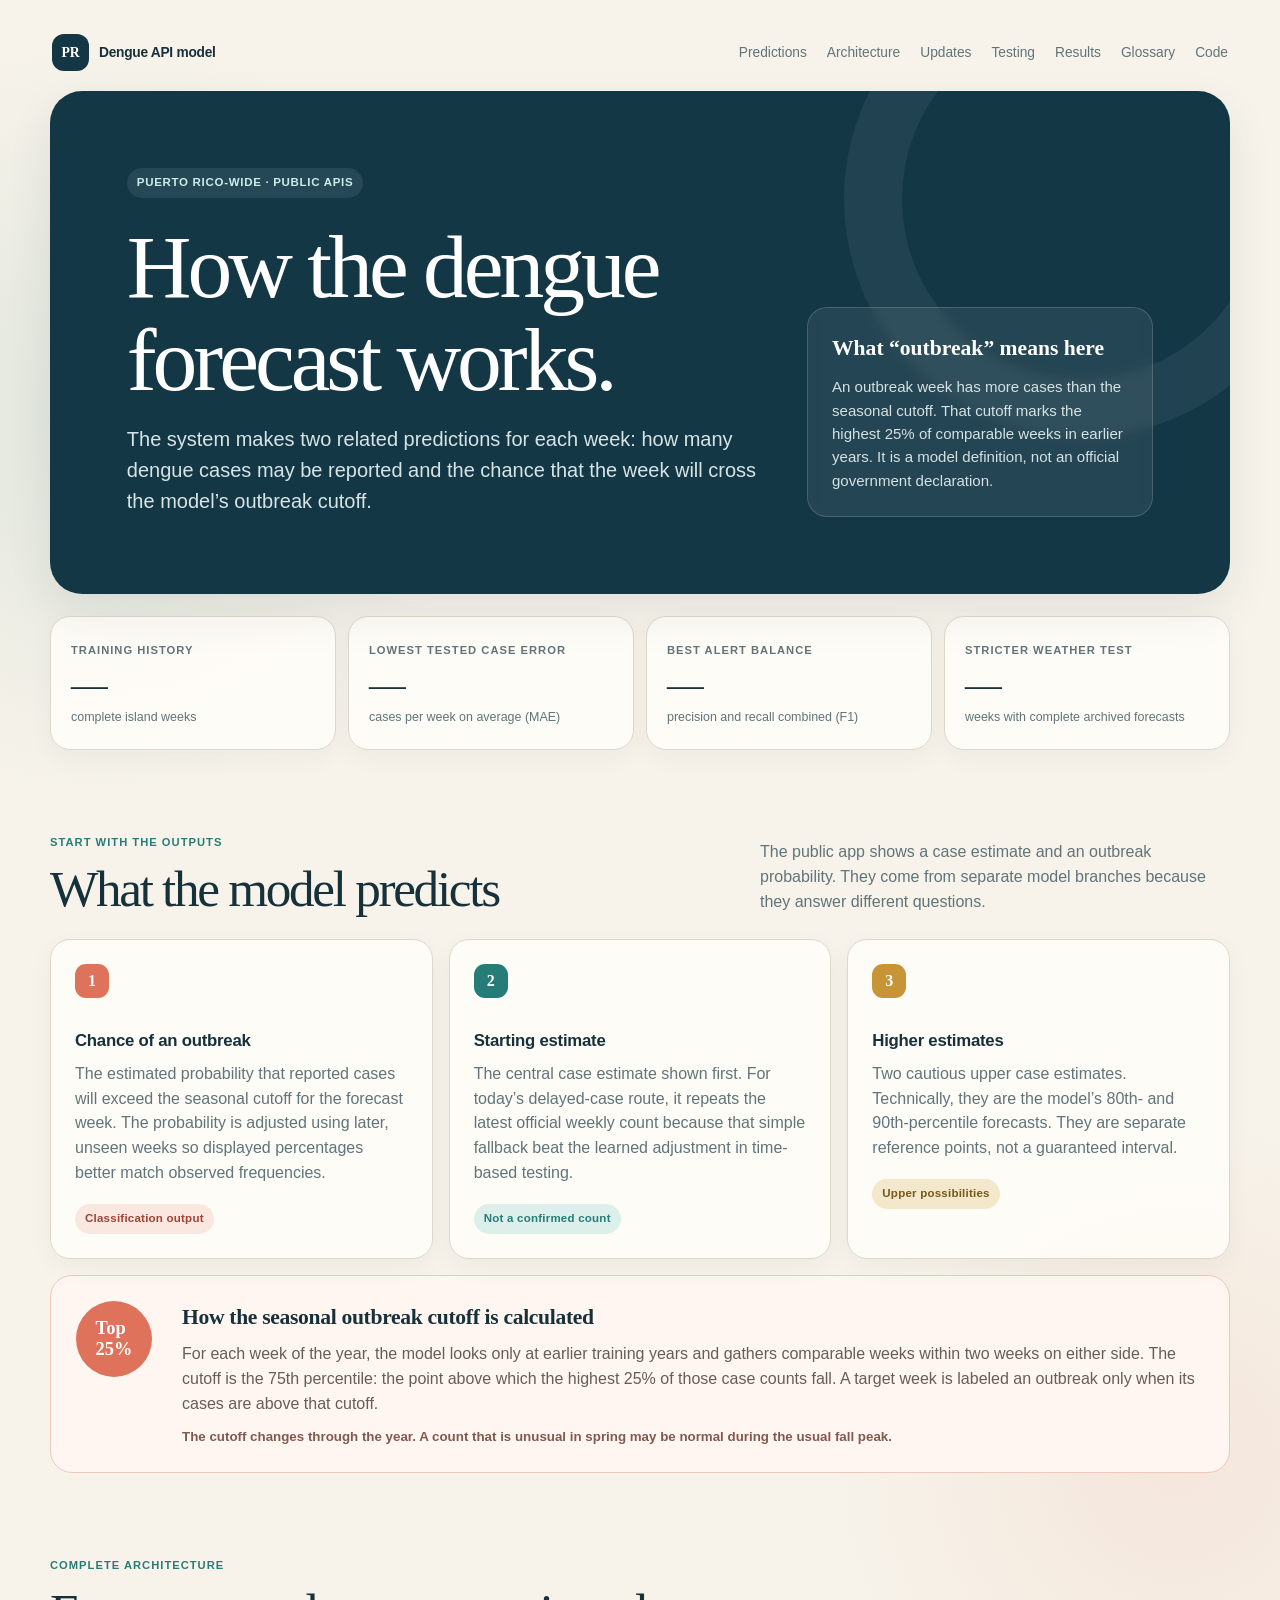
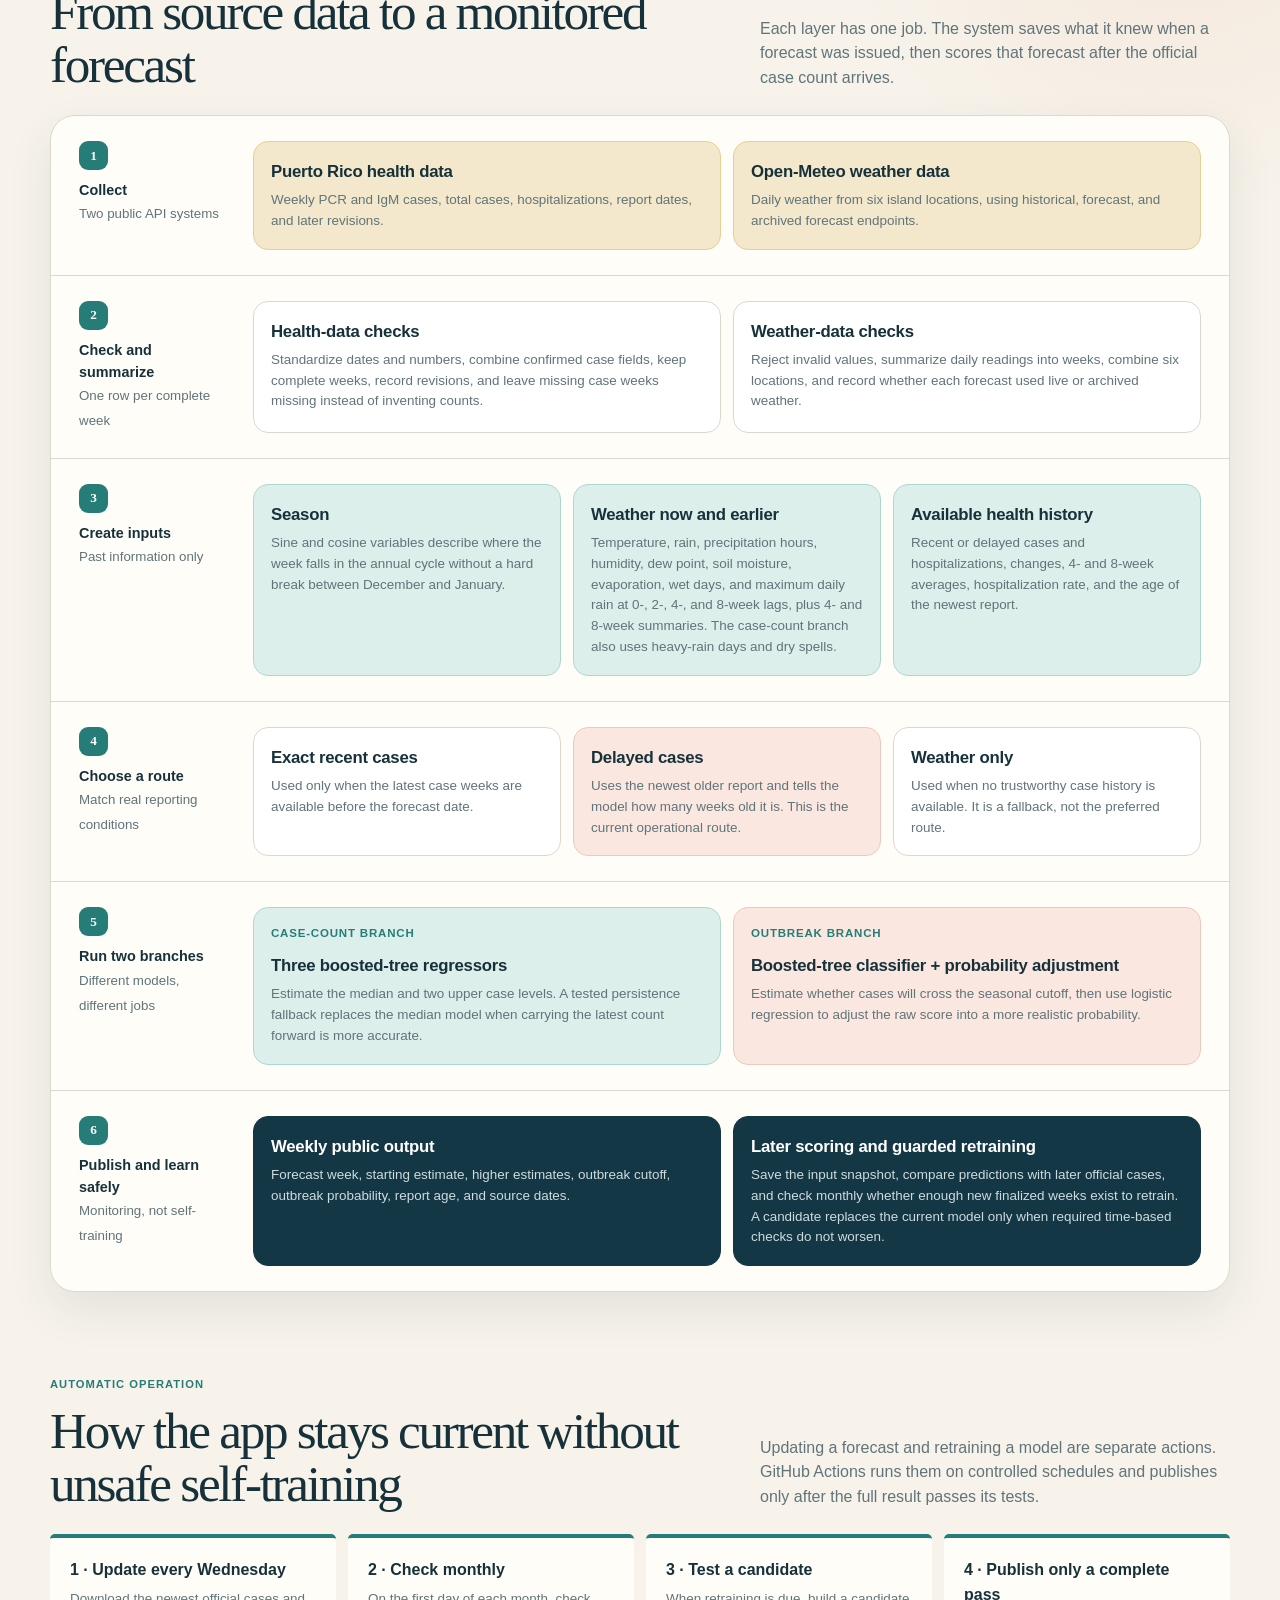
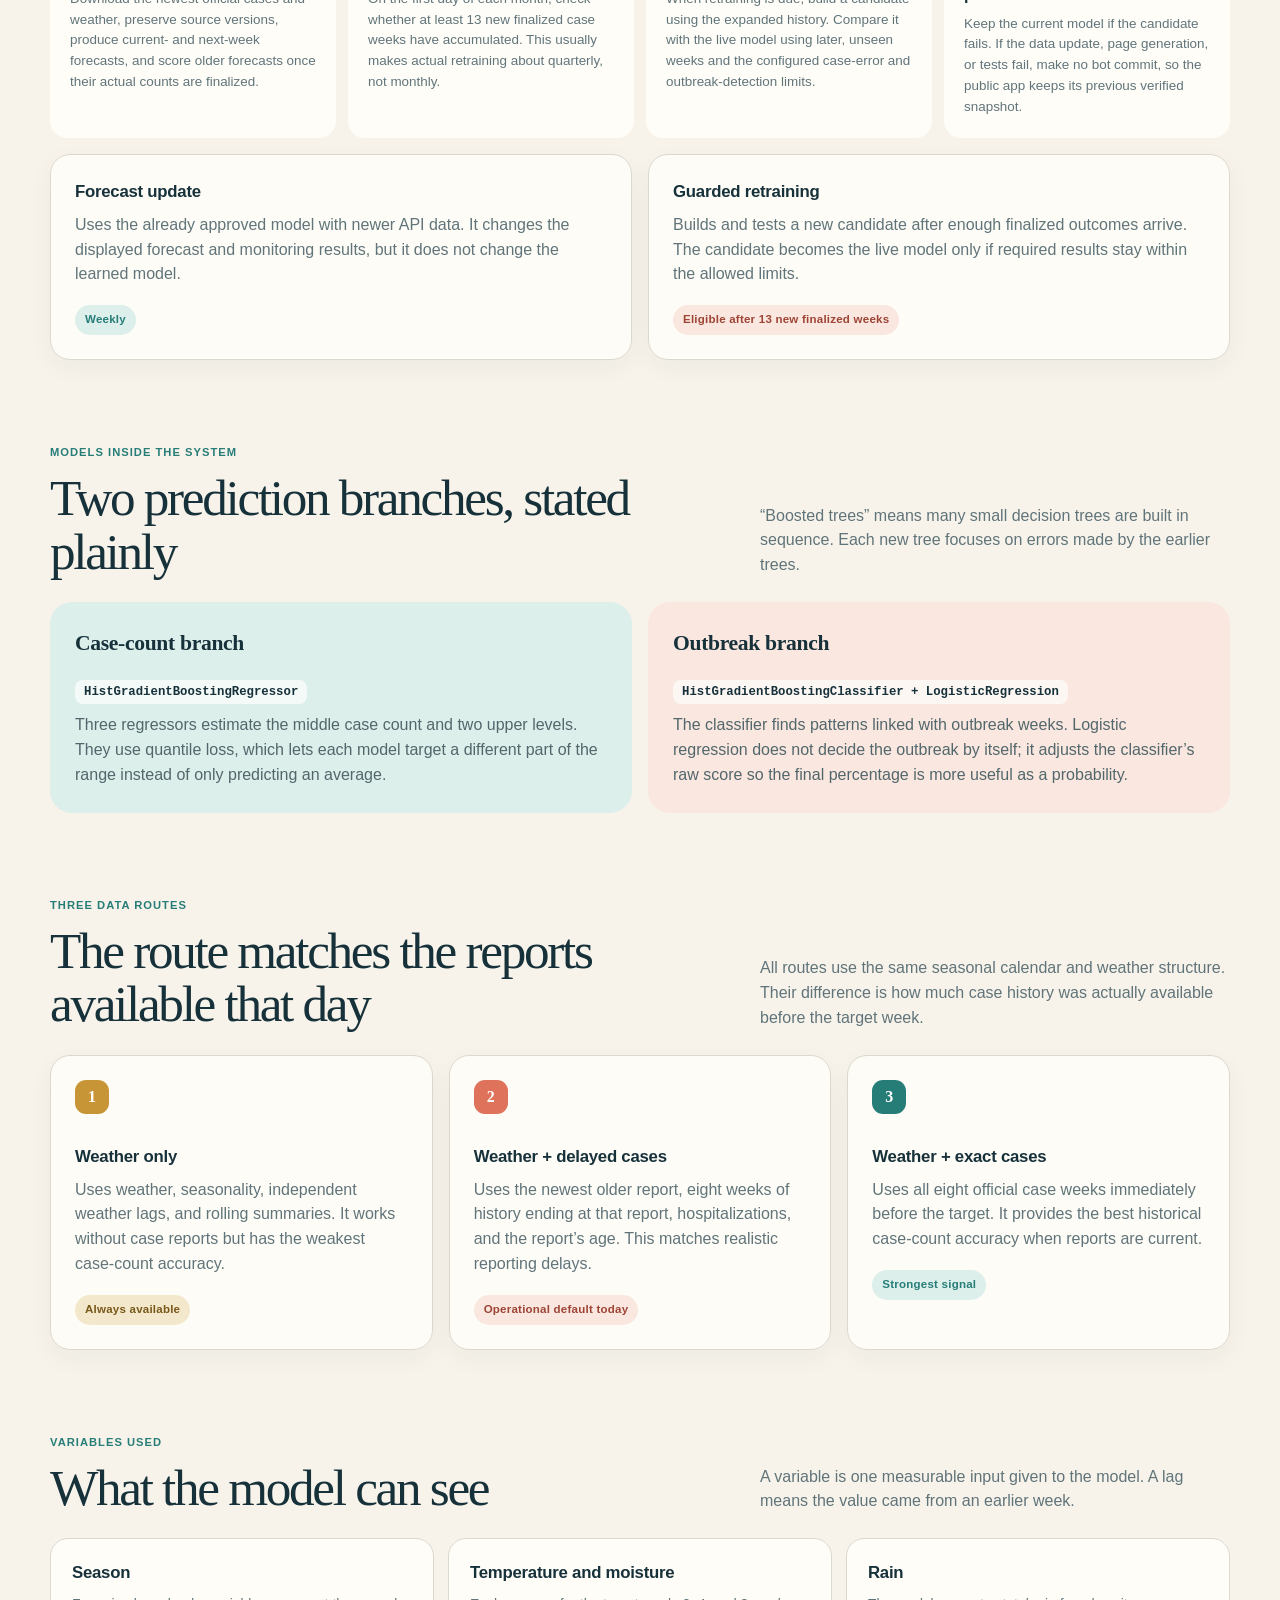
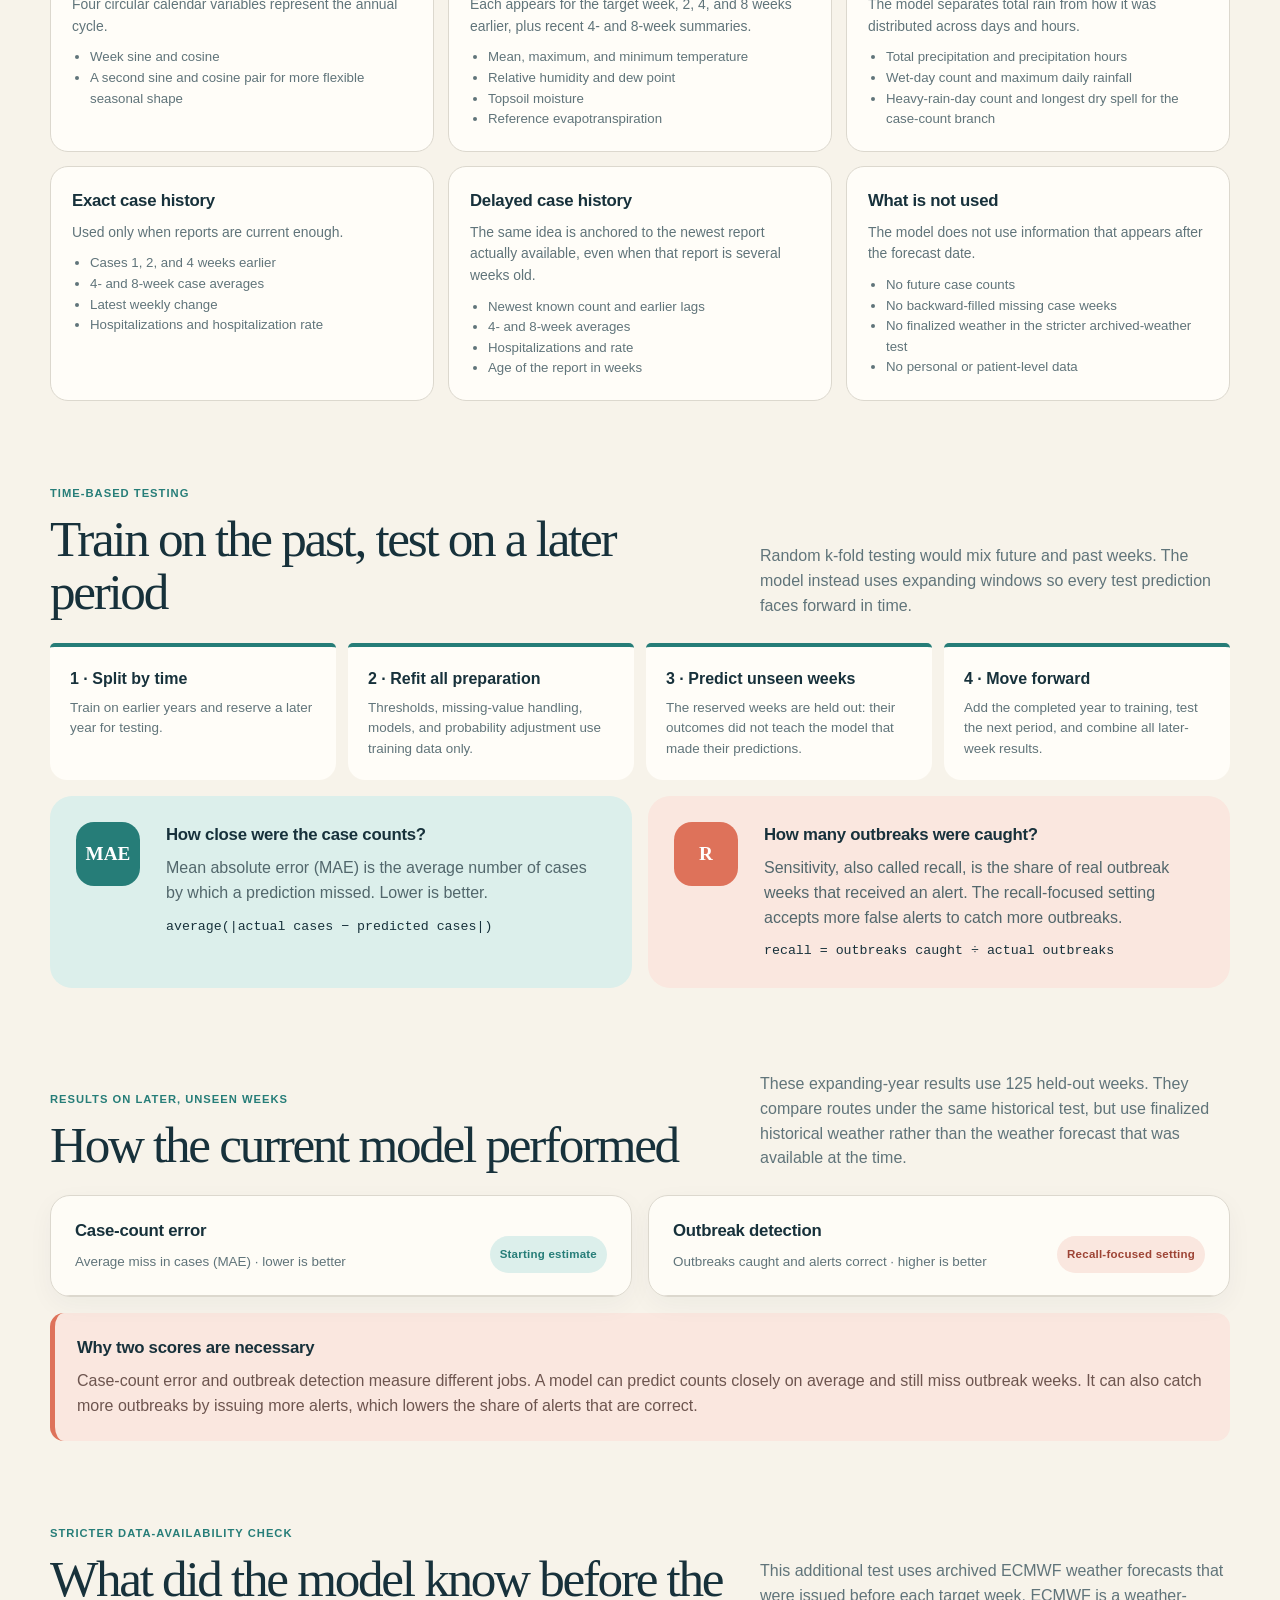
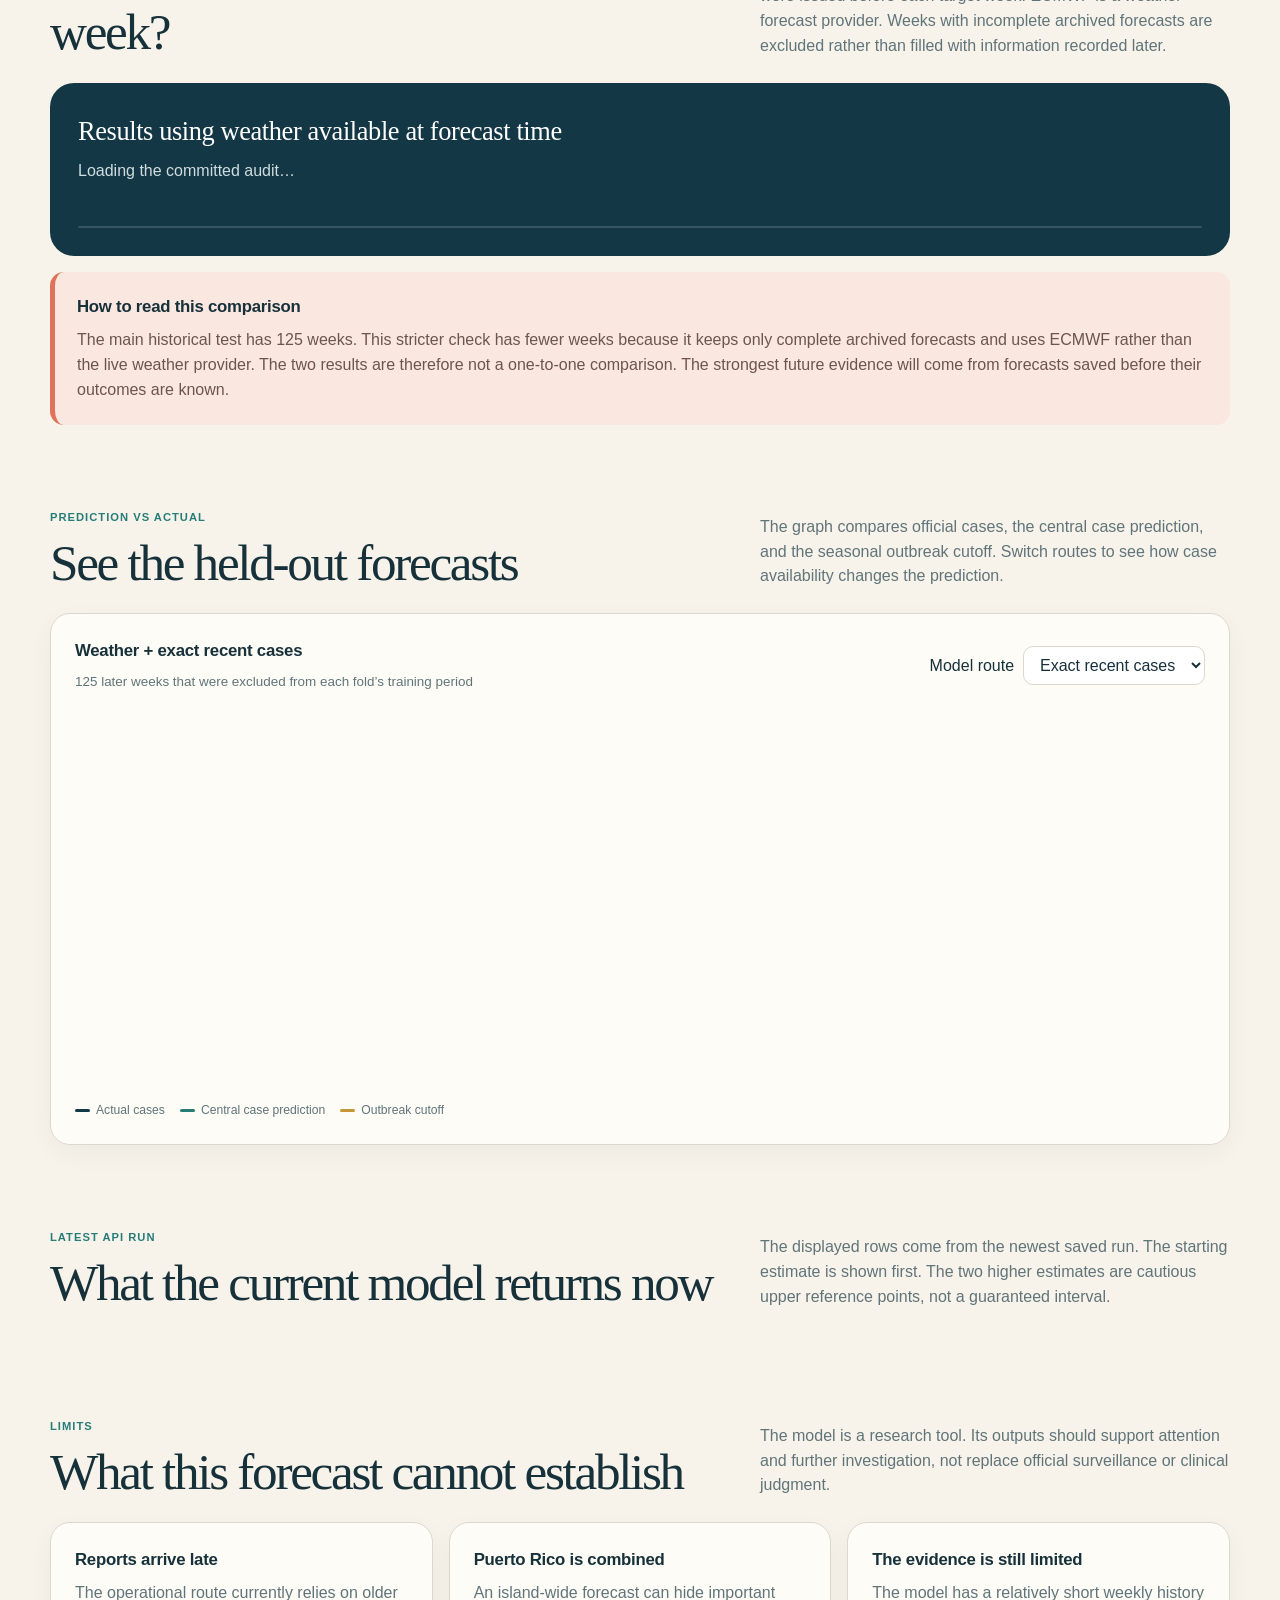
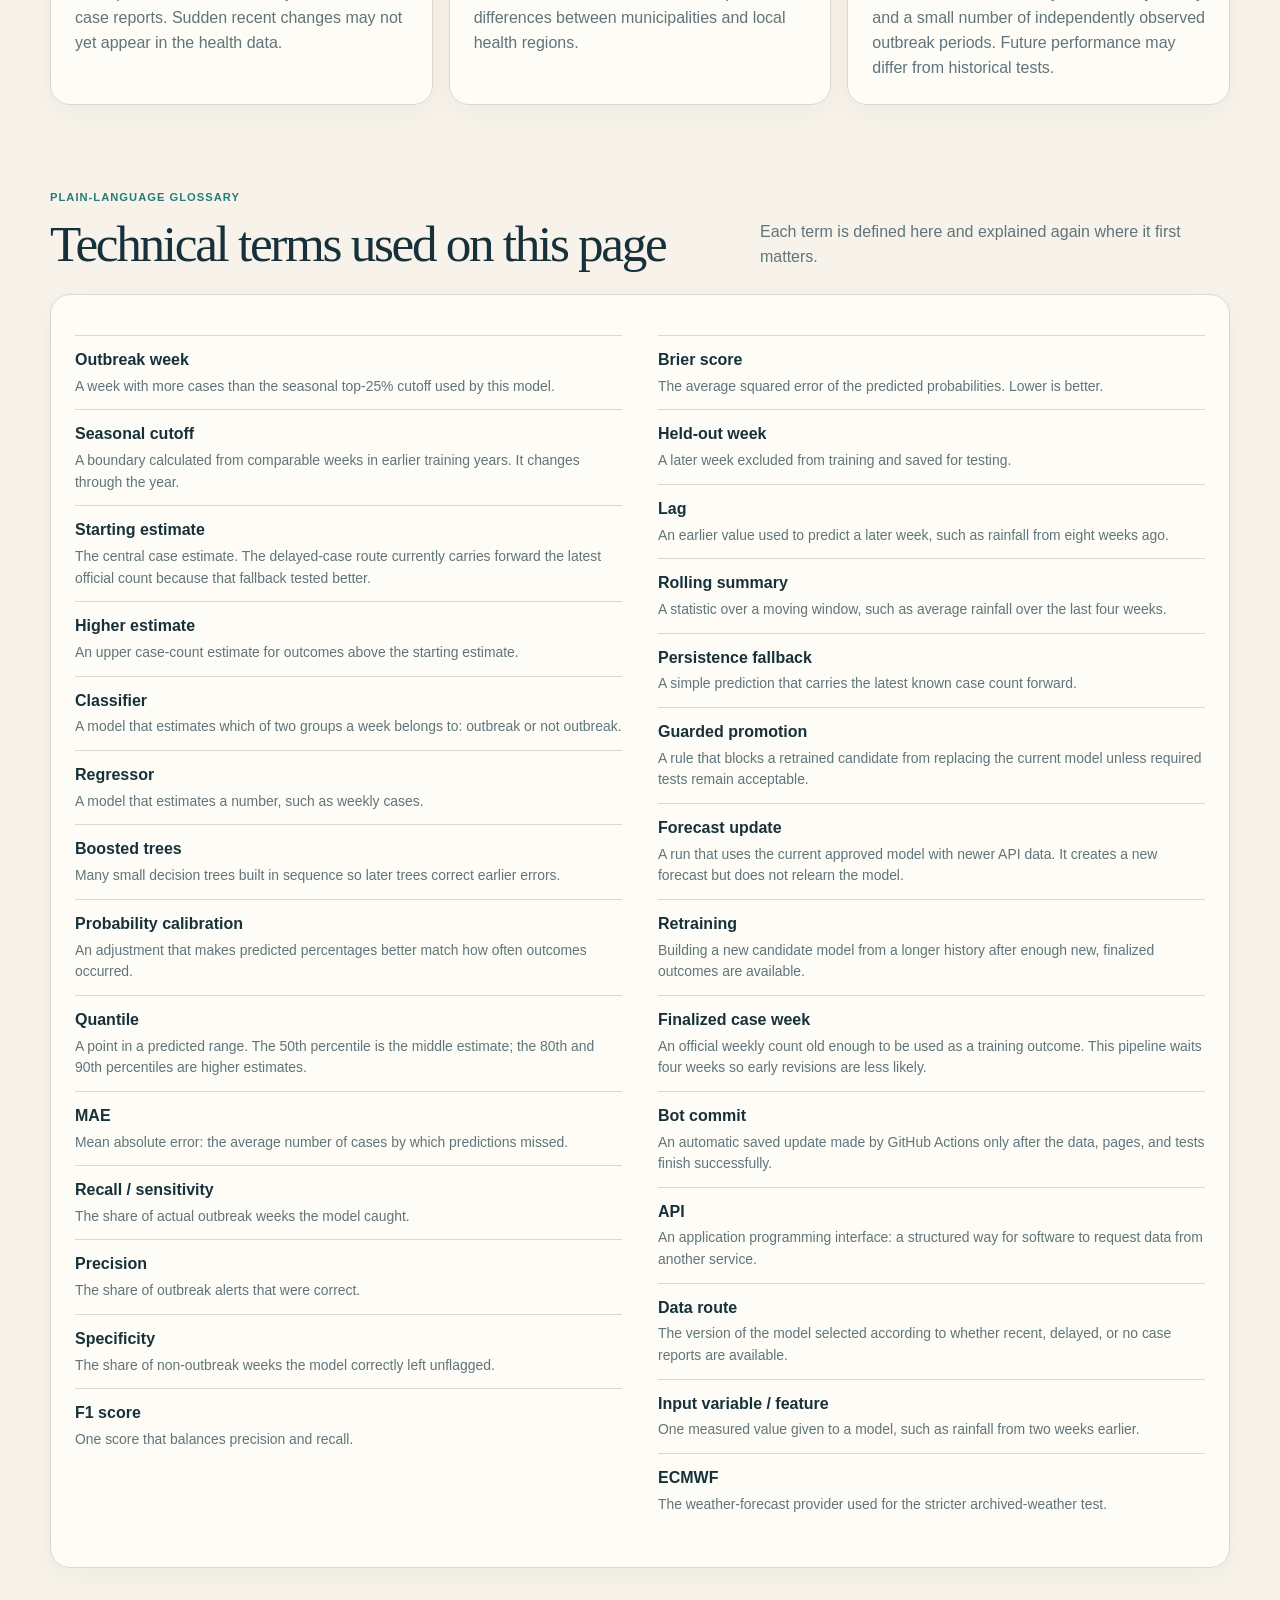
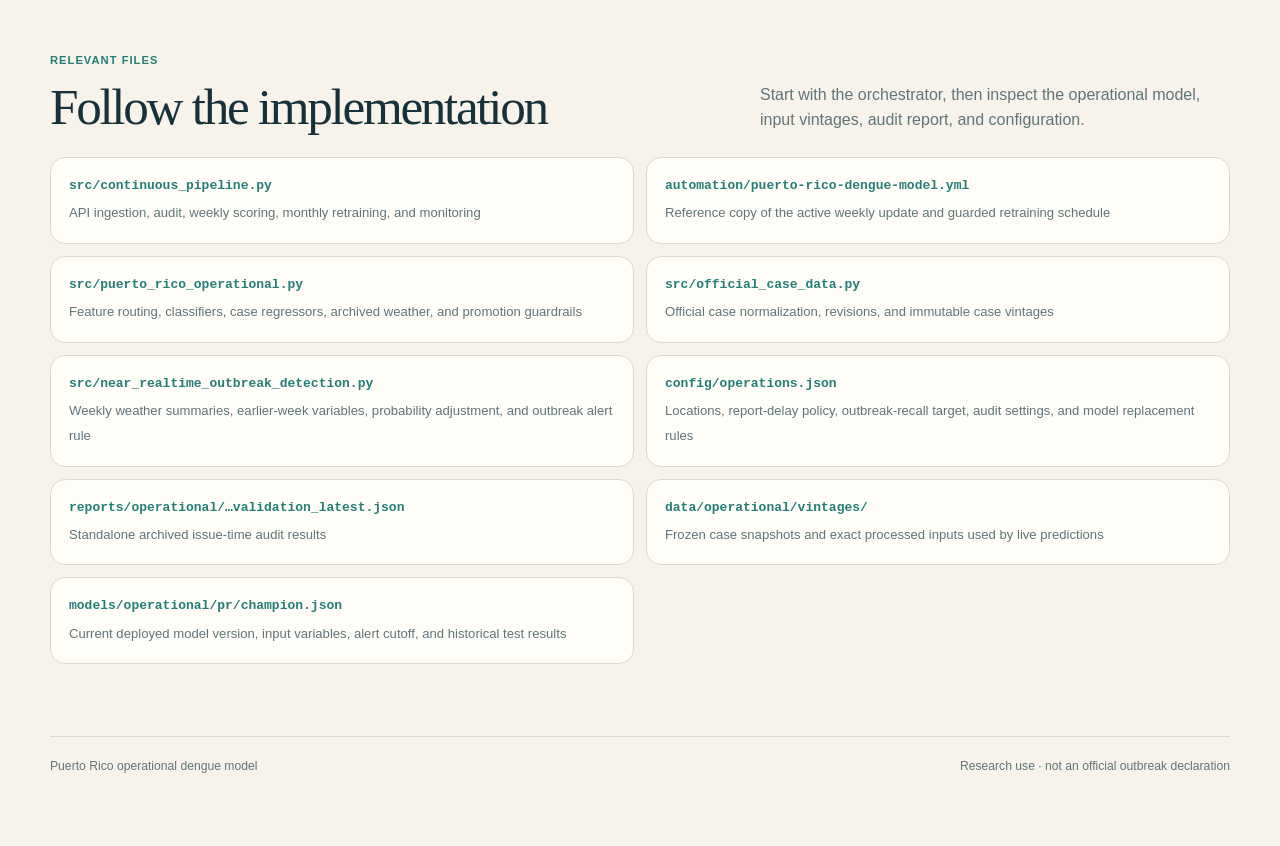
<file: 2026-07-25_Nathan_Nguyen_API_Model/docs/assets/puerto-rico-api-model-focused.template.html>
<!doctype html>
<html lang="en">
<head>
  <meta charset="utf-8">
  <meta name="viewport" content="width=device-width, initial-scale=1">
  <meta name="description" content="Focused explainer for the Puerto Rico API dengue forecasting and outbreak-alert model.">
  <title>Puerto Rico dengue API model — focused explainer</title>
  <style>
    :root {
      --ink: #17313b;
      --muted: #60747a;
      --paper: #f7f3ea;
      --card: #fffdf8;
      --line: #dcd8ce;
      --teal: #267d78;
      --teal-soft: #dcefeb;
      --coral: #de725a;
      --coral-soft: #fae7df;
      --gold: #c79536;
      --gold-soft: #f3e8cb;
      --navy: #143746;
      --shadow: 0 18px 46px rgba(28, 55, 63, .09);
    }
    * { box-sizing: border-box; }
    html { scroll-behavior: smooth; }
    body {
      margin: 0;
      color: var(--ink);
      background:
        radial-gradient(circle at 8% 4%, rgba(38,125,120,.11), transparent 24rem),
        radial-gradient(circle at 92% 14%, rgba(222,114,90,.10), transparent 22rem),
        var(--paper);
      font-family: Inter, ui-sans-serif, -apple-system, BlinkMacSystemFont, "Segoe UI", sans-serif;
      line-height: 1.55;
    }
    a { color: inherit; }
    .page { width: min(1180px, calc(100% - 36px)); margin: 0 auto; padding: 22px 0 70px; }
    .nav {
      display: flex; align-items: center; justify-content: space-between; gap: 20px;
      padding: 12px 2px 20px; font-size: .86rem;
    }
    .brand { display: flex; align-items: center; gap: 10px; font-weight: 800; letter-spacing: -.02em; }
    .brand-mark {
      display: grid; place-items: center; width: 37px; height: 37px; border-radius: 12px;
      color: white; background: var(--navy); font-family: Georgia, serif;
    }
    .nav-links { display: flex; flex-wrap: wrap; gap: 20px; color: var(--muted); }
    .nav-links a { text-decoration: none; }
    .hero {
      position: relative; overflow: hidden; display: grid; grid-template-columns: 1.4fr .75fr;
      gap: 34px; align-items: end; min-height: 420px; padding: clamp(34px, 6vw, 78px);
      color: white; border-radius: 32px; background: var(--navy); box-shadow: var(--shadow);
    }
    .hero::after {
      content: ""; position: absolute; width: 360px; height: 360px; right: -90px; top: -130px;
      border: 58px solid rgba(255,255,255,.055); border-radius: 50%;
    }
    .eyebrow, .pill {
      display: inline-flex; align-items: center; width: fit-content; border-radius: 999px;
      padding: 6px 10px; font-size: .72rem; font-weight: 800; letter-spacing: .06em;
      text-transform: uppercase;
    }
    .eyebrow { color: #c9eee8; background: rgba(255,255,255,.08); }
    h1, h2 { font-family: Georgia, "Times New Roman", serif; letter-spacing: -.045em; line-height: 1.04; }
    h1 { max-width: 780px; margin: 22px 0 18px; font-size: clamp(3rem, 7vw, 6.35rem); font-weight: 500; }
    h2 { margin: 0; font-size: clamp(2rem, 4vw, 3.55rem); font-weight: 500; }
    h3 { margin: 0 0 8px; font-size: 1.05rem; letter-spacing: -.015em; }
    p { margin: 0; }
    .hero-copy { max-width: 700px; color: #d7e4e6; font-size: clamp(1rem, 1.8vw, 1.25rem); }
    .hero-note {
      position: relative; z-index: 1; padding: 24px; border: 1px solid rgba(255,255,255,.16);
      border-radius: 20px; background: rgba(255,255,255,.07); backdrop-filter: blur(6px);
    }
    .hero-note strong { display: block; margin-bottom: 10px; font-family: Georgia, serif; font-size: 1.35rem; }
    .hero-note p { color: #d6e2e3; font-size: .94rem; }
    .stats { display: grid; grid-template-columns: repeat(4, 1fr); margin: 22px 0 76px; gap: 12px; }
    .stat, .card {
      border: 1px solid var(--line); border-radius: 20px; background: rgba(255,253,248,.91);
      box-shadow: 0 8px 26px rgba(27,54,62,.045);
    }
    .stat { padding: 20px; }
    .stat-label, .kicker { color: var(--muted); font-size: .7rem; font-weight: 850; letter-spacing: .09em; text-transform: uppercase; }
    .stat-value { display: block; margin: 5px 0 1px; font-family: Georgia, serif; font-size: 2.3rem; line-height: 1; }
    .stat-caption { color: var(--muted); font-size: .78rem; }
    .section { margin-top: 84px; scroll-margin-top: 20px; }
    .section-head { display: grid; grid-template-columns: 1fr minmax(280px, 470px); gap: 28px; align-items: end; margin-bottom: 24px; }
    .section-head p { color: var(--muted); }
    .kicker { margin-bottom: 10px; color: var(--teal); }
    .grid-2, .grid-3 { display: grid; gap: 16px; }
    .grid-2 { grid-template-columns: repeat(2, 1fr); }
    .grid-3 { grid-template-columns: repeat(3, 1fr); }
    .card { padding: 24px; }
    .card p { color: var(--muted); }
    .card-number {
      display: grid; place-items: center; width: 34px; height: 34px; margin-bottom: 30px;
      border-radius: 11px; color: white; background: var(--teal); font: 700 1rem Georgia, serif;
    }
    .card.coral .card-number { background: var(--coral); }
    .card.gold .card-number { background: var(--gold); }
    .pill { margin-top: 18px; color: var(--teal); background: var(--teal-soft); letter-spacing: .02em; text-transform: none; }
    .pill.coral { color: #9d4435; background: var(--coral-soft); }
    .pill.gold { color: #775819; background: var(--gold-soft); }
    .flow {
      display: grid; grid-template-columns: 1fr 42px 1fr 42px 1fr; align-items: center;
      gap: 12px; padding: 32px; border-radius: 24px; color: white; background: var(--navy);
    }
    .flow-step { min-height: 154px; padding: 22px; border: 1px solid rgba(255,255,255,.15); border-radius: 17px; background: rgba(255,255,255,.06); }
    .flow-step span { color: #9fd6d1; font-size: .7rem; font-weight: 800; letter-spacing: .08em; text-transform: uppercase; }
    .flow-step h3 { margin-top: 12px; }
    .flow-step p { color: #cbdadd; font-size: .88rem; }
    .arrow { color: #9fd6d1; text-align: center; font-size: 1.7rem; }
    .definition-card {
      display: grid; grid-template-columns: 86px 1fr; gap: 20px; align-items: start;
      padding: 25px; border: 1px solid #efc8bc; border-radius: 22px; background: #fff6f1;
    }
    .definition-badge {
      display: grid; place-items: center; width: 76px; height: 76px; border-radius: 50%;
      color: white; background: var(--coral); font: 700 1.15rem Georgia, serif;
    }
    .definition-card h3 { font-family: Georgia, serif; font-size: 1.35rem; }
    .definition-card p { color: #665d58; }
    .definition-card small { display: block; margin-top: 10px; color: #80594f; font-weight: 750; }
    .architecture {
      overflow: hidden; border: 1px solid var(--line); border-radius: 25px;
      background: var(--card); box-shadow: var(--shadow);
    }
    .architecture-stage {
      display: grid; grid-template-columns: 150px minmax(0, 1fr); gap: 24px;
      padding: 25px 28px; border-bottom: 1px solid var(--line);
    }
    .architecture-stage:last-child { border-bottom: 0; }
    .stage-label span {
      display: inline-grid; place-items: center; width: 29px; height: 29px; margin-bottom: 9px;
      border-radius: 9px; color: white; background: var(--teal); font: 700 .83rem Georgia, serif;
    }
    .stage-label strong { display: block; font-size: .9rem; }
    .stage-label small { color: var(--muted); }
    .architecture-nodes { display: grid; gap: 12px; }
    .architecture-nodes.two { grid-template-columns: repeat(2, minmax(0, 1fr)); }
    .architecture-nodes.three { grid-template-columns: repeat(3, minmax(0, 1fr)); }
    .architecture-node {
      position: relative; padding: 17px; border: 1px solid var(--line); border-radius: 15px;
      background: white;
    }
    .architecture-node.teal { border-color: #acd8d1; background: var(--teal-soft); }
    .architecture-node.coral { border-color: #efc8bc; background: var(--coral-soft); }
    .architecture-node.gold { border-color: #e6cf94; background: var(--gold-soft); }
    .architecture-node.dark { color: white; border-color: var(--navy); background: var(--navy); }
    .architecture-node h3 { margin-bottom: 5px; }
    .architecture-node p { color: var(--muted); font-size: .84rem; }
    .architecture-node.dark p { color: #cedbdd; }
    .architecture-node code { font-size: .75rem; }
    .branch-title {
      margin-bottom: 10px; color: var(--teal); font-size: .72rem; font-weight: 850;
      letter-spacing: .07em; text-transform: uppercase;
    }
    .plain-technical { display: grid; grid-template-columns: repeat(2, minmax(0,1fr)); gap: 16px; }
    .technical-card { padding: 25px; border-radius: 22px; }
    .technical-card:first-child { background: var(--teal-soft); }
    .technical-card:last-child { background: var(--coral-soft); }
    .technical-card h3 { font-family: Georgia, serif; font-size: 1.35rem; }
    .technical-name {
      display: inline-block; margin: 12px 0 9px; padding: 5px 9px; border-radius: 8px;
      background: rgba(255,255,255,.68); font: 750 .77rem ui-monospace, SFMono-Regular, Menlo, monospace;
    }
    .technical-card p { color: #52676c; }
    .feature-groups { display: grid; grid-template-columns: repeat(3, minmax(0,1fr)); gap: 14px; }
    .feature-group { padding: 21px; border: 1px solid var(--line); border-radius: 18px; background: var(--card); }
    .feature-group h3 { margin-bottom: 8px; }
    .feature-group p { color: var(--muted); font-size: .87rem; }
    .feature-list { margin: 10px 0 0; padding-left: 18px; color: var(--muted); font-size: .83rem; }
    .validation-steps { display: grid; grid-template-columns: repeat(4, 1fr); gap: 12px; }
    .validation-step { padding: 20px; border-top: 4px solid var(--teal); border-radius: 5px 5px 17px 17px; background: var(--card); }
    .validation-step strong { display: block; margin-bottom: 6px; }
    .validation-step p { color: var(--muted); font-size: .84rem; }
    .glossary { columns: 2 320px; column-gap: 36px; }
    .glossary div { break-inside: avoid; padding: 12px 0; border-top: 1px solid var(--line); }
    .glossary dt { font-weight: 850; }
    .glossary dd { margin: 3px 0 0; color: var(--muted); font-size: .87rem; }
    .objective {
      display: grid; grid-template-columns: 72px 1fr; gap: 18px; align-items: start;
      padding: 26px; border-radius: 22px;
    }
    .objective.mae { background: var(--teal-soft); }
    .objective.alert { background: var(--coral-soft); }
    .objective-icon {
      display: grid; place-items: center; width: 64px; height: 64px; border-radius: 18px;
      color: white; background: var(--teal); font: 700 1.2rem Georgia, serif;
    }
    .objective.alert .objective-icon { background: var(--coral); }
    .objective p { color: #52676c; }
    .formula { margin-top: 11px; font-family: ui-monospace, SFMono-Regular, Menlo, monospace; font-size: .83rem; }
    .result-panel { overflow: hidden; padding: 0; }
    .result-head { display: flex; justify-content: space-between; gap: 16px; padding: 22px 24px; border-bottom: 1px solid var(--line); }
    .result-head p { font-size: .84rem; }
    .metric-block { padding: 22px 24px; border-bottom: 1px solid var(--line); }
    .metric-block:last-child { border: 0; }
    .metric-title { display: flex; justify-content: space-between; gap: 12px; margin-bottom: 10px; font-weight: 750; }
    .bar-row { display: grid; grid-template-columns: 130px minmax(80px, 1fr) 58px; gap: 10px; align-items: center; margin: 8px 0; font-size: .78rem; }
    .track { overflow: hidden; height: 9px; border-radius: 99px; background: #e7e4dc; }
    .fill { height: 100%; border-radius: inherit; background: var(--teal); }
    .fill.coral { background: var(--coral); }
    .fill.gold { background: var(--gold); }
    .audit { padding: 28px; border-radius: 24px; background: var(--navy); color: white; }
    .audit h3 { font-family: Georgia, serif; font-size: 1.65rem; font-weight: 500; }
    .audit > p { color: #cfdddf; margin-top: 7px; }
    .audit-grid { display: grid; grid-template-columns: repeat(3, 1fr); gap: 12px; margin-top: 24px; }
    .audit-card { padding: 18px; border: 1px solid rgba(255,255,255,.15); border-radius: 17px; background: rgba(255,255,255,.06); }
    .audit-card span { display: block; color: #9fd6d1; font-size: .72rem; font-weight: 800; text-transform: uppercase; }
    .audit-card strong { display: block; margin: 6px 0 2px; font-family: Georgia, serif; font-size: 1.8rem; }
    .audit-card small { color: #cbd9db; }
    .table-wrap { overflow-x: auto; margin-top: 18px; border: 1px solid rgba(255,255,255,.15); border-radius: 16px; }
    table { width: 100%; border-collapse: collapse; min-width: 680px; font-size: .82rem; }
    th, td { padding: 13px 15px; text-align: left; border-bottom: 1px solid rgba(255,255,255,.12); }
    th { color: #9fd6d1; font-size: .69rem; text-transform: uppercase; letter-spacing: .06em; }
    tr:last-child td { border: 0; }
    .chart-card { padding: 24px; }
    .chart-top { display: flex; justify-content: space-between; gap: 18px; align-items: center; margin-bottom: 16px; }
    .chart-top p { font-size: .84rem; }
    select { padding: 9px 12px; border: 1px solid var(--line); border-radius: 10px; color: var(--ink); background: white; font: inherit; }
    .chart-wrap { position: relative; width: 100%; height: 380px; }
    canvas { width: 100%; height: 100%; }
    .legend { display: flex; flex-wrap: wrap; gap: 15px; color: var(--muted); font-size: .76rem; margin-top: 12px; }
    .legend span::before { content: ""; display: inline-block; width: 15px; height: 3px; margin-right: 6px; vertical-align: middle; border-radius: 2px; background: var(--navy); }
    .legend .prediction::before { background: var(--teal); }
    .legend .threshold::before { background: var(--gold); }
    .live-list { display: grid; grid-template-columns: repeat(2, 1fr); gap: 14px; }
    .live-card { padding: 22px; border: 1px solid var(--line); border-radius: 18px; background: var(--card); }
    .live-date { color: var(--muted); font-size: .78rem; }
    .live-number { margin: 8px 0 4px; font-family: Georgia, serif; font-size: 2.45rem; }
    .live-meta { display: flex; flex-wrap: wrap; gap: 8px; margin-top: 16px; }
    .live-meta .pill { margin: 0; }
    .code-map { display: grid; grid-template-columns: repeat(2, 1fr); gap: 12px; }
    .file { display: block; padding: 18px; border: 1px solid var(--line); border-radius: 15px; background: var(--card); text-decoration: none; }
    .file code { display: block; margin-bottom: 4px; color: var(--teal); font-weight: 800; }
    .file span { color: var(--muted); font-size: .82rem; }
    .warning { padding: 22px; border-left: 5px solid var(--coral); border-radius: 14px; background: var(--coral-soft); }
    .warning p { color: #6d554f; }
    footer { display: flex; justify-content: space-between; gap: 20px; margin-top: 72px; padding-top: 20px; border-top: 1px solid var(--line); color: var(--muted); font-size: .76rem; }
    @media (max-width: 860px) {
      .hero, .section-head { grid-template-columns: 1fr; }
      .stats, .grid-3 { grid-template-columns: repeat(2, 1fr); }
      .flow { grid-template-columns: 1fr; }
      .arrow { transform: rotate(90deg); }
      .audit-grid { grid-template-columns: 1fr; }
      .architecture-stage { grid-template-columns: 1fr; gap: 12px; }
      .architecture-nodes.three, .feature-groups, .validation-steps { grid-template-columns: repeat(2, 1fr); }
    }
    @media (max-width: 600px) {
      .page { width: min(100% - 22px, 1180px); }
      .nav-links { display: none; }
      .hero { min-height: auto; padding: 31px 24px; border-radius: 24px; }
      h1 { font-size: 3rem; }
      .stats, .grid-2, .grid-3, .live-list, .code-map { grid-template-columns: 1fr; }
      .objective { grid-template-columns: 1fr; }
      .definition-card, .architecture-nodes.two, .architecture-nodes.three,
      .plain-technical, .feature-groups, .validation-steps { grid-template-columns: 1fr; }
      .chart-top { align-items: stretch; flex-direction: column; }
      .chart-wrap { height: 320px; }
      .bar-row { grid-template-columns: 105px minmax(60px, 1fr) 52px; }
      footer { flex-direction: column; }
    }
    @media print {
      body { background: white; }
      .page { width: 100%; }
      .nav-links, select { display: none; }
      .hero, .card { box-shadow: none; break-inside: avoid; }
    }
  </style>
</head>
<body>
  <main class="page">
    <nav class="nav">
      <div class="brand"><span class="brand-mark">PR</span><span>Dengue API model</span></div>
      <div class="nav-links"><a href="#predictions">Predictions</a><a href="#architecture">Architecture</a><a href="#updates">Updates</a><a href="#testing">Testing</a><a href="#results">Results</a><a href="#glossary">Glossary</a><a href="#files">Code</a></div>
    </nav>

    <header class="hero">
      <div>
        <span class="eyebrow">Puerto Rico-wide · public APIs</span>
        <h1>How the dengue forecast works.</h1>
        <p class="hero-copy">The system makes two related predictions for each week: how many dengue cases may be reported and the chance that the week will cross the model’s outbreak cutoff.</p>
      </div>
      <aside class="hero-note">
        <strong>What “outbreak” means here</strong>
        <p>An outbreak week has more cases than the seasonal cutoff. That cutoff marks the highest 25% of comparable weeks in earlier years. It is a model definition, not an official government declaration.</p>
      </aside>
    </header>

    <section class="stats" aria-label="Key model results">
      <div class="stat"><span class="stat-label">Training history</span><span class="stat-value" id="trainingRows">—</span><span class="stat-caption">complete island weeks</span></div>
      <div class="stat"><span class="stat-label">Lowest tested case error</span><span class="stat-value" id="bestMae">—</span><span class="stat-caption">cases per week on average (MAE)</span></div>
      <div class="stat"><span class="stat-label">Best alert balance</span><span class="stat-value" id="bestF1">—</span><span class="stat-caption">precision and recall combined (F1)</span></div>
      <div class="stat"><span class="stat-label">Stricter weather test</span><span class="stat-value" id="auditWeeks">—</span><span class="stat-caption">weeks with complete archived forecasts</span></div>
    </section>

    <section class="section" id="predictions">
      <div class="section-head"><div><div class="kicker">Start with the outputs</div><h2>What the model predicts</h2></div><p>The public app shows a case estimate and an outbreak probability. They come from separate model branches because they answer different questions.</p></div>
      <div class="grid-3">
        <article class="card coral"><div class="card-number">1</div><h3>Chance of an outbreak</h3><p>The estimated probability that reported cases will exceed the seasonal cutoff for the forecast week. The probability is adjusted using later, unseen weeks so displayed percentages better match observed frequencies.</p><span class="pill coral">Classification output</span></article>
        <article class="card"><div class="card-number">2</div><h3>Starting estimate</h3><p>The central case estimate shown first. For today’s delayed-case route, it repeats the latest official weekly count because that simple fallback beat the learned adjustment in time-based testing.</p><span class="pill">Not a confirmed count</span></article>
        <article class="card gold"><div class="card-number">3</div><h3>Higher estimates</h3><p>Two cautious upper case estimates. Technically, they are the model’s 80th- and 90th-percentile forecasts. They are separate reference points, not a guaranteed interval.</p><span class="pill gold">Upper possibilities</span></article>
      </div>
      <div class="definition-card" style="margin-top:16px">
        <div class="definition-badge">Top<br>25%</div>
        <div><h3>How the seasonal outbreak cutoff is calculated</h3><p>For each week of the year, the model looks only at earlier training years and gathers comparable weeks within two weeks on either side. The cutoff is the 75th percentile: the point above which the highest 25% of those case counts fall. A target week is labeled an outbreak only when its cases are above that cutoff.</p><small>The cutoff changes through the year. A count that is unusual in spring may be normal during the usual fall peak.</small></div>
      </div>
    </section>

    <section class="section" id="architecture">
      <div class="section-head"><div><div class="kicker">Complete architecture</div><h2>From source data to a monitored forecast</h2></div><p>Each layer has one job. The system saves what it knew when a forecast was issued, then scores that forecast after the official case count arrives.</p></div>
      <div class="architecture">
        <div class="architecture-stage">
          <div class="stage-label"><span>1</span><strong>Collect</strong><small>Two public API systems</small></div>
          <div class="architecture-nodes two">
            <article class="architecture-node gold"><h3>Puerto Rico health data</h3><p>Weekly PCR and IgM cases, total cases, hospitalizations, report dates, and later revisions.</p></article>
            <article class="architecture-node gold"><h3>Open-Meteo weather data</h3><p>Daily weather from six island locations, using historical, forecast, and archived forecast endpoints.</p></article>
          </div>
        </div>
        <div class="architecture-stage">
          <div class="stage-label"><span>2</span><strong>Check and summarize</strong><small>One row per complete week</small></div>
          <div class="architecture-nodes two">
            <article class="architecture-node"><h3>Health-data checks</h3><p>Standardize dates and numbers, combine confirmed case fields, keep complete weeks, record revisions, and leave missing case weeks missing instead of inventing counts.</p></article>
            <article class="architecture-node"><h3>Weather-data checks</h3><p>Reject invalid values, summarize daily readings into weeks, combine six locations, and record whether each forecast used live or archived weather.</p></article>
          </div>
        </div>
        <div class="architecture-stage">
          <div class="stage-label"><span>3</span><strong>Create inputs</strong><small>Past information only</small></div>
          <div class="architecture-nodes three">
            <article class="architecture-node teal"><h3>Season</h3><p>Sine and cosine variables describe where the week falls in the annual cycle without a hard break between December and January.</p></article>
            <article class="architecture-node teal"><h3>Weather now and earlier</h3><p>Temperature, rain, precipitation hours, humidity, dew point, soil moisture, evaporation, wet days, and maximum daily rain at 0-, 2-, 4-, and 8-week lags, plus 4- and 8-week summaries. The case-count branch also uses heavy-rain days and dry spells.</p></article>
            <article class="architecture-node teal"><h3>Available health history</h3><p>Recent or delayed cases and hospitalizations, changes, 4- and 8-week averages, hospitalization rate, and the age of the newest report.</p></article>
          </div>
        </div>
        <div class="architecture-stage">
          <div class="stage-label"><span>4</span><strong>Choose a route</strong><small>Match real reporting conditions</small></div>
          <div class="architecture-nodes three">
            <article class="architecture-node"><h3>Exact recent cases</h3><p>Used only when the latest case weeks are available before the forecast date.</p></article>
            <article class="architecture-node coral"><h3>Delayed cases</h3><p>Uses the newest older report and tells the model how many weeks old it is. This is the current operational route.</p></article>
            <article class="architecture-node"><h3>Weather only</h3><p>Used when no trustworthy case history is available. It is a fallback, not the preferred route.</p></article>
          </div>
        </div>
        <div class="architecture-stage">
          <div class="stage-label"><span>5</span><strong>Run two branches</strong><small>Different models, different jobs</small></div>
          <div class="architecture-nodes two">
            <article class="architecture-node teal"><div class="branch-title">Case-count branch</div><h3>Three boosted-tree regressors</h3><p>Estimate the median and two upper case levels. A tested persistence fallback replaces the median model when carrying the latest count forward is more accurate.</p></article>
            <article class="architecture-node coral"><div class="branch-title">Outbreak branch</div><h3>Boosted-tree classifier + probability adjustment</h3><p>Estimate whether cases will cross the seasonal cutoff, then use logistic regression to adjust the raw score into a more realistic probability.</p></article>
          </div>
        </div>
        <div class="architecture-stage">
          <div class="stage-label"><span>6</span><strong>Publish and learn safely</strong><small>Monitoring, not self-training</small></div>
          <div class="architecture-nodes two">
            <article class="architecture-node dark"><h3>Weekly public output</h3><p>Forecast week, starting estimate, higher estimates, outbreak cutoff, outbreak probability, report age, and source dates.</p></article>
            <article class="architecture-node dark"><h3>Later scoring and guarded retraining</h3><p>Save the input snapshot, compare predictions with later official cases, and check monthly whether enough new finalized weeks exist to retrain. A candidate replaces the current model only when required time-based checks do not worsen.</p></article>
          </div>
        </div>
      </div>
    </section>

    <section class="section" id="updates">
      <div class="section-head"><div><div class="kicker">Automatic operation</div><h2>How the app stays current without unsafe self-training</h2></div><p>Updating a forecast and retraining a model are separate actions. GitHub Actions runs them on controlled schedules and publishes only after the full result passes its tests.</p></div>
      <div class="validation-steps">
        <article class="validation-step"><strong>1 · Update every Wednesday</strong><p>Download the newest official cases and weather, preserve source versions, produce current- and next-week forecasts, and score older forecasts once their actual counts are finalized.</p></article>
        <article class="validation-step"><strong>2 · Check monthly</strong><p>On the first day of each month, check whether at least 13 new finalized case weeks have accumulated. This usually makes actual retraining about quarterly, not monthly.</p></article>
        <article class="validation-step"><strong>3 · Test a candidate</strong><p>When retraining is due, build a candidate using the expanded history. Compare it with the live model using later, unseen weeks and the configured case-error and outbreak-detection limits.</p></article>
        <article class="validation-step"><strong>4 · Publish only a complete pass</strong><p>Keep the current model if the candidate fails. If the data update, page generation, or tests fail, make no bot commit, so the public app keeps its previous verified snapshot.</p></article>
      </div>
      <div class="grid-2" style="margin-top:16px">
        <article class="card"><h3>Forecast update</h3><p>Uses the already approved model with newer API data. It changes the displayed forecast and monitoring results, but it does not change the learned model.</p><span class="pill">Weekly</span></article>
        <article class="card coral"><h3>Guarded retraining</h3><p>Builds and tests a new candidate after enough finalized outcomes arrive. The candidate becomes the live model only if required results stay within the allowed limits.</p><span class="pill coral">Eligible after 13 new finalized weeks</span></article>
      </div>
    </section>

    <section class="section">
      <div class="section-head"><div><div class="kicker">Models inside the system</div><h2>Two prediction branches, stated plainly</h2></div><p>“Boosted trees” means many small decision trees are built in sequence. Each new tree focuses on errors made by the earlier trees.</p></div>
      <div class="plain-technical">
        <article class="technical-card"><h3>Case-count branch</h3><span class="technical-name">HistGradientBoostingRegressor</span><p>Three regressors estimate the middle case count and two upper levels. They use quantile loss, which lets each model target a different part of the range instead of only predicting an average.</p></article>
        <article class="technical-card"><h3>Outbreak branch</h3><span class="technical-name">HistGradientBoostingClassifier + LogisticRegression</span><p>The classifier finds patterns linked with outbreak weeks. Logistic regression does not decide the outbreak by itself; it adjusts the classifier’s raw score so the final percentage is more useful as a probability.</p></article>
      </div>
    </section>

    <section class="section">
      <div class="section-head"><div><div class="kicker">Three data routes</div><h2>The route matches the reports available that day</h2></div><p>All routes use the same seasonal calendar and weather structure. Their difference is how much case history was actually available before the target week.</p></div>
      <div class="grid-3">
        <article class="card gold"><div class="card-number">1</div><h3>Weather only</h3><p>Uses weather, seasonality, independent weather lags, and rolling summaries. It works without case reports but has the weakest case-count accuracy.</p><span class="pill gold">Always available</span></article>
        <article class="card coral"><div class="card-number">2</div><h3>Weather + delayed cases</h3><p>Uses the newest older report, eight weeks of history ending at that report, hospitalizations, and the report’s age. This matches realistic reporting delays.</p><span class="pill coral">Operational default today</span></article>
        <article class="card"><div class="card-number">3</div><h3>Weather + exact cases</h3><p>Uses all eight official case weeks immediately before the target. It provides the best historical case-count accuracy when reports are current.</p><span class="pill">Strongest signal</span></article>
      </div>
    </section>

    <section class="section">
      <div class="section-head"><div><div class="kicker">Variables used</div><h2>What the model can see</h2></div><p>A variable is one measurable input given to the model. A lag means the value came from an earlier week.</p></div>
      <div class="feature-groups">
        <article class="feature-group"><h3>Season</h3><p>Four circular calendar variables represent the annual cycle.</p><ul class="feature-list"><li>Week sine and cosine</li><li>A second sine and cosine pair for more flexible seasonal shape</li></ul></article>
        <article class="feature-group"><h3>Temperature and moisture</h3><p>Each appears for the target week, 2, 4, and 8 weeks earlier, plus recent 4- and 8-week summaries.</p><ul class="feature-list"><li>Mean, maximum, and minimum temperature</li><li>Relative humidity and dew point</li><li>Topsoil moisture</li><li>Reference evapotranspiration</li></ul></article>
        <article class="feature-group"><h3>Rain</h3><p>The model separates total rain from how it was distributed across days and hours.</p><ul class="feature-list"><li>Total precipitation and precipitation hours</li><li>Wet-day count and maximum daily rainfall</li><li>Heavy-rain-day count and longest dry spell for the case-count branch</li></ul></article>
        <article class="feature-group"><h3>Exact case history</h3><p>Used only when reports are current enough.</p><ul class="feature-list"><li>Cases 1, 2, and 4 weeks earlier</li><li>4- and 8-week case averages</li><li>Latest weekly change</li><li>Hospitalizations and hospitalization rate</li></ul></article>
        <article class="feature-group"><h3>Delayed case history</h3><p>The same idea is anchored to the newest report actually available, even when that report is several weeks old.</p><ul class="feature-list"><li>Newest known count and earlier lags</li><li>4- and 8-week averages</li><li>Hospitalizations and rate</li><li>Age of the report in weeks</li></ul></article>
        <article class="feature-group"><h3>What is not used</h3><p>The model does not use information that appears after the forecast date.</p><ul class="feature-list"><li>No future case counts</li><li>No backward-filled missing case weeks</li><li>No finalized weather in the stricter archived-weather test</li><li>No personal or patient-level data</li></ul></article>
      </div>
    </section>

    <section class="section" id="testing">
      <div class="section-head"><div><div class="kicker">Time-based testing</div><h2>Train on the past, test on a later period</h2></div><p>Random k-fold testing would mix future and past weeks. The model instead uses expanding windows so every test prediction faces forward in time.</p></div>
      <div class="validation-steps">
        <article class="validation-step"><strong>1 · Split by time</strong><p>Train on earlier years and reserve a later year for testing.</p></article>
        <article class="validation-step"><strong>2 · Refit all preparation</strong><p>Thresholds, missing-value handling, models, and probability adjustment use training data only.</p></article>
        <article class="validation-step"><strong>3 · Predict unseen weeks</strong><p>The reserved weeks are held out: their outcomes did not teach the model that made their predictions.</p></article>
        <article class="validation-step"><strong>4 · Move forward</strong><p>Add the completed year to training, test the next period, and combine all later-week results.</p></article>
      </div>
      <div class="grid-2" style="margin-top:16px">
        <article class="objective mae"><div class="objective-icon">MAE</div><div><h3>How close were the case counts?</h3><p>Mean absolute error (MAE) is the average number of cases by which a prediction missed. Lower is better.</p><div class="formula">average(|actual cases − predicted cases|)</div></div></article>
        <article class="objective alert"><div class="objective-icon">R</div><div><h3>How many outbreaks were caught?</h3><p>Sensitivity, also called recall, is the share of real outbreak weeks that received an alert. The recall-focused setting accepts more false alerts to catch more outbreaks.</p><div class="formula">recall = outbreaks caught ÷ actual outbreaks</div></div></article>
      </div>
    </section>

    <section class="section" id="results">
      <div class="section-head"><div><div class="kicker">Results on later, unseen weeks</div><h2>How the current model performed</h2></div><p>These expanding-year results use 125 held-out weeks. They compare routes under the same historical test, but use finalized historical weather rather than the weather forecast that was available at the time.</p></div>
      <div class="grid-2">
        <article class="card result-panel"><div class="result-head"><div><h3>Case-count error</h3><p>Average miss in cases (MAE) · lower is better</p></div><span class="pill">Starting estimate</span></div><div id="maeResults"></div></article>
        <article class="card result-panel"><div class="result-head"><div><h3>Outbreak detection</h3><p>Outbreaks caught and alerts correct · higher is better</p></div><span class="pill coral">Recall-focused setting</span></div><div id="alertResults"></div></article>
      </div>
      <div class="warning" style="margin-top:16px"><h3>Why two scores are necessary</h3><p>Case-count error and outbreak detection measure different jobs. A model can predict counts closely on average and still miss outbreak weeks. It can also catch more outbreaks by issuing more alerts, which lowers the share of alerts that are correct.</p></div>
    </section>

    <section class="section" id="audit">
      <div class="section-head"><div><div class="kicker">Stricter data-availability check</div><h2>What did the model know before the week?</h2></div><p>This additional test uses archived ECMWF weather forecasts that were issued before each target week. ECMWF is a weather-forecast provider. Weeks with incomplete archived forecasts are excluded rather than filled with information recorded later.</p></div>
      <article class="audit">
        <h3>Results using weather available at forecast time</h3>
        <p id="auditDescription">Loading the committed audit…</p>
        <div class="audit-grid" id="auditSummary"></div>
        <div class="table-wrap" id="auditTable"></div>
      </article>
      <div class="warning" style="margin-top:16px"><h3>How to read this comparison</h3><p>The main historical test has 125 weeks. This stricter check has fewer weeks because it keeps only complete archived forecasts and uses ECMWF rather than the live weather provider. The two results are therefore not a one-to-one comparison. The strongest future evidence will come from forecasts saved before their outcomes are known.</p></div>
    </section>

    <section class="section" id="chart">
      <div class="section-head"><div><div class="kicker">Prediction vs actual</div><h2>See the held-out forecasts</h2></div><p>The graph compares official cases, the central case prediction, and the seasonal outbreak cutoff. Switch routes to see how case availability changes the prediction.</p></div>
      <article class="card chart-card">
        <div class="chart-top"><div><h3 id="chartTitle">Weather + exact recent cases</h3><p>125 later weeks that were excluded from each fold’s training period</p></div><label for="variantSelect">Model route&nbsp; <select id="variantSelect"><option value="weather_plus_recent_cases">Exact recent cases</option><option value="weather_plus_delayed_cases">Delayed cases</option><option value="weather_only">Weather only</option></select></label></div>
        <div class="chart-wrap"><canvas id="caseChart" role="img" aria-label="Actual and predicted weekly dengue cases"></canvas></div>
        <div class="legend"><span>Actual cases</span><span class="prediction">Central case prediction</span><span class="threshold">Outbreak cutoff</span></div>
      </article>
    </section>

    <section class="section">
      <div class="section-head"><div><div class="kicker">Latest API run</div><h2>What the current model returns now</h2></div><p>The displayed rows come from the newest saved run. The starting estimate is shown first. The two higher estimates are cautious upper reference points, not a guaranteed interval.</p></div>
      <div class="live-list" id="livePredictions"></div>
    </section>

    <section class="section">
      <div class="section-head"><div><div class="kicker">Limits</div><h2>What this forecast cannot establish</h2></div><p>The model is a research tool. Its outputs should support attention and further investigation, not replace official surveillance or clinical judgment.</p></div>
      <div class="grid-3">
        <article class="card coral"><h3>Reports arrive late</h3><p>The operational route currently relies on older case reports. Sudden recent changes may not yet appear in the health data.</p></article>
        <article class="card gold"><h3>Puerto Rico is combined</h3><p>An island-wide forecast can hide important differences between municipalities and local health regions.</p></article>
        <article class="card"><h3>The evidence is still limited</h3><p>The model has a relatively short weekly history and a small number of independently observed outbreak periods. Future performance may differ from historical tests.</p></article>
      </div>
    </section>

    <section class="section" id="glossary">
      <div class="section-head"><div><div class="kicker">Plain-language glossary</div><h2>Technical terms used on this page</h2></div><p>Each term is defined here and explained again where it first matters.</p></div>
      <div class="card">
        <dl class="glossary">
          <div><dt>Outbreak week</dt><dd>A week with more cases than the seasonal top-25% cutoff used by this model.</dd></div>
          <div><dt>Seasonal cutoff</dt><dd>A boundary calculated from comparable weeks in earlier training years. It changes through the year.</dd></div>
          <div><dt>Starting estimate</dt><dd>The central case estimate. The delayed-case route currently carries forward the latest official count because that fallback tested better.</dd></div>
          <div><dt>Higher estimate</dt><dd>An upper case-count estimate for outcomes above the starting estimate.</dd></div>
          <div><dt>Classifier</dt><dd>A model that estimates which of two groups a week belongs to: outbreak or not outbreak.</dd></div>
          <div><dt>Regressor</dt><dd>A model that estimates a number, such as weekly cases.</dd></div>
          <div><dt>Boosted trees</dt><dd>Many small decision trees built in sequence so later trees correct earlier errors.</dd></div>
          <div><dt>Probability calibration</dt><dd>An adjustment that makes predicted percentages better match how often outcomes occurred.</dd></div>
          <div><dt>Quantile</dt><dd>A point in a predicted range. The 50th percentile is the middle estimate; the 80th and 90th percentiles are higher estimates.</dd></div>
          <div><dt>MAE</dt><dd>Mean absolute error: the average number of cases by which predictions missed.</dd></div>
          <div><dt>Recall / sensitivity</dt><dd>The share of actual outbreak weeks the model caught.</dd></div>
          <div><dt>Precision</dt><dd>The share of outbreak alerts that were correct.</dd></div>
          <div><dt>Specificity</dt><dd>The share of non-outbreak weeks the model correctly left unflagged.</dd></div>
          <div><dt>F1 score</dt><dd>One score that balances precision and recall.</dd></div>
          <div><dt>Brier score</dt><dd>The average squared error of the predicted probabilities. Lower is better.</dd></div>
          <div><dt>Held-out week</dt><dd>A later week excluded from training and saved for testing.</dd></div>
          <div><dt>Lag</dt><dd>An earlier value used to predict a later week, such as rainfall from eight weeks ago.</dd></div>
          <div><dt>Rolling summary</dt><dd>A statistic over a moving window, such as average rainfall over the last four weeks.</dd></div>
          <div><dt>Persistence fallback</dt><dd>A simple prediction that carries the latest known case count forward.</dd></div>
          <div><dt>Guarded promotion</dt><dd>A rule that blocks a retrained candidate from replacing the current model unless required tests remain acceptable.</dd></div>
          <div><dt>Forecast update</dt><dd>A run that uses the current approved model with newer API data. It creates a new forecast but does not relearn the model.</dd></div>
          <div><dt>Retraining</dt><dd>Building a new candidate model from a longer history after enough new, finalized outcomes are available.</dd></div>
          <div><dt>Finalized case week</dt><dd>An official weekly count old enough to be used as a training outcome. This pipeline waits four weeks so early revisions are less likely.</dd></div>
          <div><dt>Bot commit</dt><dd>An automatic saved update made by GitHub Actions only after the data, pages, and tests finish successfully.</dd></div>
          <div><dt>API</dt><dd>An application programming interface: a structured way for software to request data from another service.</dd></div>
          <div><dt>Data route</dt><dd>The version of the model selected according to whether recent, delayed, or no case reports are available.</dd></div>
          <div><dt>Input variable / feature</dt><dd>One measured value given to a model, such as rainfall from two weeks earlier.</dd></div>
          <div><dt>ECMWF</dt><dd>The weather-forecast provider used for the stricter archived-weather test.</dd></div>
        </dl>
      </div>
    </section>

    <section class="section" id="files">
      <div class="section-head"><div><div class="kicker">Relevant files</div><h2>Follow the implementation</h2></div><p>Start with the orchestrator, then inspect the operational model, input vintages, audit report, and configuration.</p></div>
      <div class="code-map">
        <a class="file" href="../src/continuous_pipeline.py"><code>src/continuous_pipeline.py</code><span>API ingestion, audit, weekly scoring, monthly retraining, and monitoring</span></a>
        <a class="file" href="../automation/puerto-rico-dengue-model.yml"><code>automation/puerto-rico-dengue-model.yml</code><span>Reference copy of the active weekly update and guarded retraining schedule</span></a>
        <a class="file" href="../src/puerto_rico_operational.py"><code>src/puerto_rico_operational.py</code><span>Feature routing, classifiers, case regressors, archived weather, and promotion guardrails</span></a>
        <a class="file" href="../src/official_case_data.py"><code>src/official_case_data.py</code><span>Official case normalization, revisions, and immutable case vintages</span></a>
        <a class="file" href="../src/near_realtime_outbreak_detection.py"><code>src/near_realtime_outbreak_detection.py</code><span>Weekly weather summaries, earlier-week variables, probability adjustment, and outbreak alert rule</span></a>
        <a class="file" href="../config/operations.json"><code>config/operations.json</code><span>Locations, report-delay policy, outbreak-recall target, audit settings, and model replacement rules</span></a>
        <a class="file" href="../reports/operational/pr_information_available_validation_latest.json"><code>reports/operational/…validation_latest.json</code><span>Standalone archived issue-time audit results</span></a>
        <a class="file" href="../data/operational/vintages/"><code>data/operational/vintages/</code><span>Frozen case snapshots and exact processed inputs used by live predictions</span></a>
        <a class="file" href="../models/operational/pr/champion.json"><code>models/operational/pr/champion.json</code><span>Current deployed model version, input variables, alert cutoff, and historical test results</span></a>
      </div>
    </section>

    <footer><span id="modelFooter">Puerto Rico operational dengue model</span><span>Research use · not an official outbreak declaration</span></footer>
  </main>

  <script>
    const MODEL = __MODEL_METADATA__;
    const VALIDATION = __VALIDATION_ROWS__;
    const LIVE = __LIVE_PREDICTIONS__;
    const AUDIT_REPORT = __INFORMATION_AVAILABLE_AUDIT__;

    const ROUTES = {
      weather_only: {label: "Weather only", color: "gold", caseKey: "weather_only_case_forecast_metrics", alertKey: "weather_only_metrics"},
      weather_plus_delayed_cases: {label: "Weather + delayed cases", color: "coral", caseKey: "weather_plus_delayed_cases_case_forecast_metrics", alertKey: "weather_plus_delayed_cases_metrics"},
      weather_plus_recent_cases: {label: "Weather + exact cases", color: "", caseKey: "weather_plus_recent_cases_case_forecast_metrics", alertKey: "weather_plus_recent_cases_metrics"}
    };
    const fmt = (value, digits = 1) => Number(value).toFixed(digits);
    const pct = (value, digits = 1) => `${(Number(value) * 100).toFixed(digits)}%`;
    const safe = value => String(value).replace(/[&<>'"]/g, char => ({"&":"&amp;","<":"&lt;",">":"&gt;","'":"&#39;",'"':"&quot;"}[char]));

    document.getElementById("trainingRows").textContent = MODEL.training_rows;
    document.getElementById("bestMae").textContent = fmt(MODEL.weather_plus_recent_cases_case_forecast_metrics.mae, 2);
    document.getElementById("bestF1").textContent = pct(MODEL.weather_plus_recent_cases_metrics.f1);
    document.getElementById("modelFooter").textContent = `${MODEL.model_version} · trained through ${MODEL.training_data_cutoff}`;

    function metricRows(containerId, type) {
      const maxMae = Math.max(...Object.values(ROUTES).map(route => MODEL[route.caseKey].mae));
      const actualOutbreaks = VALIDATION.filter(row => row.variant === "weather_only" && Number(row.outbreak) === 1).length;
      const actualNonOutbreaks = VALIDATION.filter(row => row.variant === "weather_only" && Number(row.outbreak) === 0).length;
      document.getElementById(containerId).innerHTML = Object.entries(ROUTES).map(([key, route]) => {
        const metrics = MODEL[type === "case" ? route.caseKey : route.alertKey];
        const truePositives = Math.round(metrics.recall * actualOutbreaks);
        const falsePositives = Math.round(truePositives / metrics.precision - truePositives);
        const trueNegatives = Math.max(0, actualNonOutbreaks - falsePositives);
        const specificity = actualNonOutbreaks ? trueNegatives / actualNonOutbreaks : 0;
        const values = type === "case"
          ? [["All weeks", metrics.mae, metrics.mae / maxMae], ["Non-outbreak weeks", metrics.normal_week_mae, metrics.normal_week_mae / 80], ["Outbreak weeks", metrics.outbreak_week_mae, metrics.outbreak_week_mae / 80]]
          : [["Outbreaks caught", metrics.recall, metrics.recall], ["Alerts correct", metrics.precision, metrics.precision], ["Non-outbreaks cleared", specificity, specificity]];
        return `<div class="metric-block"><div class="metric-title"><span>${route.label}</span><span>${type === "case" ? `MAE ${fmt(metrics.mae,2)}` : `F1 ${pct(metrics.f1)}`}</span></div>${values.map(([label,value,width]) => `<div class="bar-row"><span>${label}</span><div class="track"><div class="fill ${route.color}" style="width:${Math.min(100,width*100)}%"></div></div><strong>${type === "case" ? fmt(value,2) : pct(value)}</strong></div>`).join("")}</div>`;
      }).join("");
    }

    function renderAudit() {
      const audit = AUDIT_REPORT.information_available_validation || AUDIT_REPORT;
      if (!audit || audit.status !== "complete") {
        document.getElementById("auditWeeks").textContent = "0";
        document.getElementById("auditDescription").textContent = "No completed audit is committed yet.";
        document.getElementById("auditSummary").innerHTML = "";
        document.getElementById("auditTable").innerHTML = "";
        return;
      }
      document.getElementById("auditWeeks").textContent = audit.covered_weeks;
      document.getElementById("auditDescription").textContent = `${audit.covered_weeks} of ${audit.eligible_archived_weeks} eligible weeks had complete weather forecasts from all six locations, covering ${audit.coverage_start} through ${audit.coverage_end}.`;
      const exactCase = audit.case_forecast_metrics.weather_plus_recent_cases;
      const exactAlert = audit.classifier_metrics.weather_plus_recent_cases;
      document.getElementById("auditSummary").innerHTML = `<div class="audit-card"><span>Complete test weeks</span><strong>${audit.covered_weeks}</strong><small>${audit.uncovered_archived_weeks} weeks lacked complete archived weather</small></div><div class="audit-card"><span>Exact-case average error</span><strong>${fmt(exactCase.mae,2)}</strong><small>cases per week (MAE)</small></div><div class="audit-card"><span>Exact-case outbreaks caught</span><strong>${pct(exactAlert.recall)}</strong><small>sensitivity / recall</small></div>`;
      document.getElementById("auditTable").innerHTML = `<table><thead><tr><th>Data route</th><th>Average case error (MAE)</th><th>Alerts correct (precision)</th><th>Outbreaks caught (recall)</th><th>Combined balance (F1)</th></tr></thead><tbody>${Object.entries(ROUTES).map(([key,route]) => { const cases = audit.case_forecast_metrics[key]; const alert = audit.classifier_metrics[key]; return `<tr><td>${route.label}</td><td>${fmt(cases.mae,2)}</td><td>${pct(alert.precision)}</td><td>${pct(alert.recall)}</td><td>${fmt(alert.f1,3)}</td></tr>`; }).join("")}</tbody></table>`;
    }

    let activeVariant = "weather_plus_recent_cases";
    const canvas = document.getElementById("caseChart");
    function drawChart() {
      const rows = VALIDATION.filter(row => row.variant === activeVariant);
      const wrap = canvas.parentElement;
      const width = Math.max(300, wrap.clientWidth);
      const height = wrap.clientHeight;
      const ratio = Math.max(1, window.devicePixelRatio || 1);
      canvas.width = width * ratio; canvas.height = height * ratio;
      canvas.style.width = `${width}px`; canvas.style.height = `${height}px`;
      const ctx = canvas.getContext("2d"); ctx.scale(ratio,ratio);
      const pad = {left:46,right:12,top:12,bottom:34};
      const plotW = width-pad.left-pad.right, plotH = height-pad.top-pad.bottom;
      const max = Math.ceil(Math.max(...rows.flatMap(row => [row.actual,row.p50,row.threshold]))*1.08/25)*25;
      const x = i => pad.left + i/(rows.length-1)*plotW;
      const y = value => pad.top + plotH - value/max*plotH;
      ctx.font = "11px Inter, sans-serif"; ctx.fillStyle = "#60747a"; ctx.strokeStyle = "#dedbd3"; ctx.lineWidth = 1;
      for (let i=0;i<=4;i++) { const value=max*i/4, py=y(value); ctx.beginPath();ctx.moveTo(pad.left,py);ctx.lineTo(width-pad.right,py);ctx.stroke();ctx.fillText(String(Math.round(value)),5,py+4); }
      const line = (field,color,dash=[]) => { ctx.beginPath();ctx.strokeStyle=color;ctx.lineWidth=field==="actual"?2.8:2;ctx.setLineDash(dash);rows.forEach((row,i)=>i?ctx.lineTo(x(i),y(row[field])):ctx.moveTo(x(i),y(row[field])));ctx.stroke();ctx.setLineDash([]); };
      line("threshold","#c79536",[6,5]); line("p50","#267d78"); line("actual","#17313b");
      const every = Math.max(1,Math.ceil(rows.length/6));
      rows.forEach((row,i)=>{ if(i%every===0||i===rows.length-1){ctx.save();ctx.translate(x(i),height-8);ctx.rotate(-.35);ctx.fillText(row.date.slice(0,7),-20,0);ctx.restore();} });
      document.getElementById("chartTitle").textContent = ROUTES[activeVariant].label;
    }

    function renderLive() {
      const container = document.getElementById("livePredictions");
      if (!LIVE.length) { container.innerHTML = `<div class="card"><p>No committed live predictions yet.</p></div>`; return; }
      const newestAsOf = [...LIVE.map(row => row.as_of_date)].sort().pop();
      const rows = LIVE.filter(row => row.as_of_date === newestAsOf).sort((a,b) => Number(a.lead_weeks)-Number(b.lead_weeks));
      container.innerHTML = rows.map(row => `<article class="live-card"><span class="live-date">Forecast week of ${safe(row.week_start_date)} · ${Number(row.lead_weeks)===0?"current week":"one week ahead"}</span><div class="live-number">${fmt(row.predicted_cases_p50,0)} cases</div><p>Starting estimate ${fmt(row.predicted_cases_p50,0)} · higher estimates ${fmt(row.predicted_cases_p80,0)} and ${fmt(row.predicted_cases_p90,0)} · outbreak cutoff ${fmt(row.historical_outbreak_threshold_cases,0)}</p><div class="live-meta"><span class="pill">${safe(ROUTES[row.model_variant]?.label || row.model_variant)}</span><span class="pill coral">Outbreak chance ${pct(row.outbreak_probability)}</span></div></article>`).join("");
    }

    metricRows("maeResults","case");
    metricRows("alertResults","alert");
    renderAudit();
    renderLive();
    drawChart();
    document.getElementById("variantSelect").addEventListener("change", event => { activeVariant=event.target.value; drawChart(); });
    let resizeTimer; window.addEventListener("resize",()=>{clearTimeout(resizeTimer);resizeTimer=setTimeout(drawChart,100);});
  </script>
</body>
</html>
</file>
<file: 2026-07-25_Nathan_Nguyen_API_Model/docs/app/styles.css>
:root {
  color-scheme: light;
  --ink: #173b39;
  --ink-deep: #0d2928;
  --muted: #627874;
  --paper: #f5f1e8;
  --paper-deep: #ebe5da;
  --card: #fffdf8;
  --line: #d9d7ce;
  --teal: #16877f;
  --teal-dark: #0f625d;
  --teal-soft: #dcefea;
  --coral: #d9674f;
  --coral-dark: #a94331;
  --coral-soft: #f8e3dc;
  --gold: #c4912e;
  --gold-soft: #f4e9c9;
  --shadow: 0 18px 54px rgba(27, 57, 54, .09);
  --radius-lg: 30px;
  --radius-md: 20px;
  --shell: min(1180px, calc(100% - 40px));
}

* { box-sizing: border-box; }
html { scroll-behavior: smooth; }
body {
  margin: 0;
  color: var(--ink);
  background:
    radial-gradient(circle at 8% 12%, rgba(22, 135, 127, .09), transparent 28rem),
    radial-gradient(circle at 92% 30%, rgba(217, 103, 79, .07), transparent 25rem),
    var(--paper);
  font-family: Inter, ui-sans-serif, -apple-system, BlinkMacSystemFont, "Segoe UI", sans-serif;
  line-height: 1.5;
}
button, input { font: inherit; }
a { color: inherit; }
.shell { width: var(--shell); margin-inline: auto; }
.skip-link {
  position: fixed;
  z-index: 1000;
  left: 12px;
  top: 12px;
  padding: 10px 14px;
  color: white;
  border-radius: 10px;
  background: var(--ink-deep);
  transform: translateY(-160%);
}
.skip-link:focus { transform: translateY(0); }

.site-header {
  width: var(--shell);
  min-height: 84px;
  margin-inline: auto;
  display: flex;
  align-items: center;
  justify-content: space-between;
  gap: 24px;
}
.brand {
  display: inline-flex;
  align-items: center;
  gap: 11px;
  color: var(--ink);
  text-decoration: none;
}
.brand > span:last-child { display: grid; line-height: 1.05; }
.brand strong { font-family: Georgia, "Times New Roman", serif; font-size: 1.18rem; letter-spacing: -.02em; }
.brand small { margin-top: 5px; color: var(--muted); font-size: .67rem; font-weight: 800; letter-spacing: .13em; text-transform: uppercase; }
.brand-mark {
  position: relative;
  display: block;
  width: 42px;
  height: 42px;
  border-radius: 50%;
}
.brand-mark span { position: absolute; border: 3px solid var(--teal); border-radius: 50%; }
.brand-mark span:nth-child(1) { inset: 1px; opacity: .5; }
.brand-mark span:nth-child(2) { inset: 8px; opacity: .78; }
.brand-mark span:nth-child(3) { inset: 15px; border: 0; background: var(--coral); opacity: 1; }
.header-actions { display: flex; align-items: center; gap: 18px; }
.header-link { color: var(--muted); font-size: .85rem; font-weight: 750; text-decoration: none; }
.header-link:hover { color: var(--teal-dark); }
.segmented {
  display: inline-flex;
  padding: 3px;
  border: 1px solid var(--line);
  border-radius: 999px;
  background: rgba(255, 253, 248, .8);
}
.segment {
  min-width: 42px;
  min-height: 34px;
  padding: 6px 12px;
  color: var(--muted);
  border: 0;
  border-radius: 999px;
  background: transparent;
  cursor: pointer;
  font-size: .76rem;
  font-weight: 850;
}
.segment:hover { color: var(--ink); }
.segment.is-active { color: white; background: var(--ink); }
.segmented.dark { border-color: rgba(255,255,255,.18); background: rgba(255,255,255,.06); }
.segmented.dark .segment { color: #bdd1ce; }
.segmented.dark .segment.is-active { color: var(--ink-deep); background: #dff1ec; }

.research-strip { color: white; background: var(--ink-deep); }
.research-inner {
  width: var(--shell);
  min-height: 44px;
  margin-inline: auto;
  display: flex;
  align-items: center;
  gap: 12px;
  font-size: .76rem;
}
.research-inner p { flex: 1; margin: 0; color: #c5d6d3; }
.research-inner a { color: #d5e9e4; font-weight: 750; text-underline-offset: 3px; }
.research-tag {
  padding: 4px 8px;
  color: var(--ink-deep);
  border-radius: 999px;
  background: #e6c971;
  font-size: .66rem;
  font-weight: 900;
  letter-spacing: .06em;
  text-transform: uppercase;
}

.loading-state, .error-state {
  width: var(--shell);
  margin: 70px auto;
  padding: 28px;
  border: 1px solid var(--line);
  border-radius: var(--radius-md);
  background: var(--card);
}
.loading-state { display: flex; align-items: center; gap: 12px; }
.loading-dot {
  width: 13px;
  height: 13px;
  border-radius: 50%;
  background: var(--teal);
  animation: pulse 1.2s ease-in-out infinite;
}
@keyframes pulse { 50% { opacity: .3; transform: scale(.75); } }
.error-state strong { display: block; margin-bottom: 5px; color: var(--coral-dark); }
.error-state p { margin: 0; color: var(--muted); }

.freshness-banner {
  width: var(--shell);
  margin: 18px auto;
  display: grid;
  grid-template-columns: auto 1fr auto;
  align-items: center;
  gap: 14px;
  padding: 15px 18px;
  border: 1px solid #e7c8a2;
  border-radius: 16px;
  background: #fff5df;
  box-shadow: 0 5px 18px rgba(105, 74, 25, .05);
}
.freshness-banner.is-current { border-color: #acd6ce; background: #e7f5f1; }
.freshness-icon {
  display: grid;
  place-items: center;
  width: 30px;
  height: 30px;
  color: #6a4912;
  border-radius: 50%;
  background: #ebc86b;
  font-weight: 900;
}
.freshness-banner strong { display: block; font-size: .86rem; }
.freshness-banner p { margin: 2px 0 0; color: #6b6458; font-size: .77rem; }
.freshness-banner a { color: var(--ink); font-size: .76rem; font-weight: 800; text-underline-offset: 3px; }

.hero {
  position: relative;
  overflow: hidden;
  min-height: 470px;
  display: grid;
  grid-template-columns: 1.35fr .65fr;
  align-items: center;
  gap: 50px;
  padding: clamp(38px, 6vw, 78px);
  color: white;
  border-radius: var(--radius-lg);
  background:
    linear-gradient(115deg, rgba(255,255,255,.025), transparent 45%),
    var(--ink);
  box-shadow: var(--shadow);
}
.hero::before {
  content: "";
  position: absolute;
  width: 520px;
  height: 520px;
  left: -270px;
  bottom: -350px;
  border: 70px solid rgba(255,255,255,.04);
  border-radius: 50%;
}
.hero-copy { position: relative; z-index: 1; }
.eyebrow-row { display: flex; flex-wrap: wrap; align-items: center; gap: 12px; }
.eyebrow {
  padding: 6px 10px;
  color: #bfe3dd;
  border-radius: 999px;
  background: rgba(255,255,255,.08);
  font-size: .68rem;
  font-weight: 850;
  letter-spacing: .08em;
  text-transform: uppercase;
}
.date-label { color: #9fb8b4; font-size: .78rem; }
h1, h2 {
  font-family: Georgia, "Times New Roman", serif;
  font-weight: 500;
  letter-spacing: -.042em;
  line-height: 1.05;
}
h1 { max-width: 720px; margin: 22px 0 16px; font-size: clamp(3.15rem, 7vw, 6.2rem); }
h2 { margin: 0; font-size: clamp(1.65rem, 3vw, 2.6rem); }
.hero-summary { max-width: 650px; margin: 0; color: #c9d9d6; font-size: clamp(1rem, 1.7vw, 1.18rem); }
.hero-evidence {
  max-width: 650px;
  margin: 18px 0 0;
  padding: 12px 14px;
  color: #e7f1ef;
  border-left: 3px solid var(--coral);
  background: rgba(255,255,255,.07);
  font-size: .82rem;
  line-height: 1.45;
}
.mode-control { display: flex; align-items: center; gap: 12px; margin-top: 36px; color: #9fb8b4; font-size: .75rem; font-weight: 800; }

.signal-orbit { position: relative; min-height: 310px; display: grid; place-items: center; }
.orbit-ring { position: absolute; border: 1px solid rgba(255,255,255,.09); border-radius: 50%; }
.orbit-ring.outer { width: 310px; height: 310px; }
.orbit-ring.inner { width: 242px; height: 242px; border-color: rgba(255,255,255,.14); }
.signal-disc {
  position: relative;
  z-index: 2;
  width: 210px;
  height: 210px;
  padding: 20px;
  display: grid;
  place-content: center;
  box-sizing: border-box;
  text-align: center;
  border: 1px solid rgba(255,255,255,.25);
  border-radius: 50%;
  background: var(--teal);
  box-shadow: 0 22px 54px rgba(0,0,0,.2);
}
.signal-disc.is-alert { background: var(--coral); }
.signal-disc span { max-width: 145px; margin-inline: auto; font-size: .7rem; font-weight: 850; line-height: 1.25; letter-spacing: .04em; text-transform: uppercase; }
.signal-disc strong { margin: 5px 0 0; font: 500 3.7rem/1 Georgia, serif; letter-spacing: -.06em; }
.signal-disc small { max-width: 155px; margin: 8px auto 0; color: rgba(255,255,255,.86); font-size: .67rem; line-height: 1.25; }

.key-grid {
  display: grid;
  grid-template-columns: minmax(0, 1.7fr) minmax(260px, .8fr);
  gap: 14px;
  margin-top: 16px;
}
.key-card {
  min-height: 280px;
  padding: 25px;
  border: 1px solid var(--line);
  border-radius: var(--radius-md);
  background: rgba(255,253,248,.93);
  box-shadow: 0 8px 28px rgba(29, 58, 54, .045);
}
.card-kicker, .section-kicker {
  display: block;
  margin-bottom: 10px;
  color: var(--teal-dark);
  font-size: .68rem;
  font-weight: 900;
  letter-spacing: .1em;
  text-transform: uppercase;
}
.key-card h2 { font-size: 1.65rem; }
.cases-card { display: flex; flex-direction: column; }
.cases-card h2 { margin-top: 8px; font-size: 3.2rem; }
.cases-card h2 small { color: var(--muted); font: 750 .8rem Inter, sans-serif; letter-spacing: 0; }
.source-card > p { margin: 12px 0 0; color: var(--muted); font-size: .88rem; }
.forecast-period { margin: 0; color: var(--teal-dark); font-size: .8rem; font-weight: 850; }
.metric-explanation { max-width: 600px; margin: 8px 0 0; color: var(--muted); font-size: .78rem; }
.forecast-value-grid {
  display: grid;
  grid-template-columns: repeat(2, minmax(0, 1fr));
  gap: 10px;
  margin-top: 18px;
}
.forecast-value-grid > div {
  padding: 14px;
  border: 1px solid var(--line);
  border-radius: 14px;
  background: var(--paper);
}
.forecast-value-grid span {
  display: block;
  color: var(--muted);
  font-size: .68rem;
  font-weight: 800;
}
.forecast-value-grid strong {
  display: block;
  margin-top: 5px;
  font: 500 1.25rem/1.1 Georgia, serif;
}
.forecast-value-grid p { margin: 8px 0 0; color: var(--muted); font-size: .72rem; line-height: 1.45; }
.range-visual { position: relative; height: 28px; margin-top: 18px; }
.range-line { position: absolute; left: 0; right: 0; top: 13px; height: 3px; border-radius: 9px; background: #e1ded5; }
.range-dot { position: absolute; top: 8px; width: 13px; height: 13px; margin-left: -6px; border: 3px solid var(--card); border-radius: 50%; background: var(--teal); box-shadow: 0 0 0 1px var(--teal); }
.range-band { position: absolute; top: 8px; height: 13px; min-width: 4px; border-radius: 999px; background: var(--coral); opacity: .78; }
.threshold-marker { position: absolute; top: 4px; width: 2px; height: 21px; background: var(--ink); }
.text-button {
  margin-top: 28px;
  padding: 0;
  color: var(--teal-dark);
  border: 0;
  background: transparent;
  cursor: pointer;
  font-size: .82rem;
  font-weight: 850;
}
.text-button:hover { text-decoration: underline; text-underline-offset: 4px; }
.text-link {
  display: inline-block;
  margin-top: 24px;
  color: var(--teal-dark);
  font-size: .82rem;
  font-weight: 850;
  text-underline-offset: 4px;
}
.status-chip {
  display: inline-flex;
  width: fit-content;
  margin-top: 22px;
  padding: 6px 10px;
  color: #725313;
  border-radius: 999px;
  background: var(--gold-soft);
  font-size: .7rem;
  font-weight: 850;
}

.section { margin-top: 94px; scroll-margin-top: 24px; }
.section-heading {
  display: grid;
  grid-template-columns: 1fr minmax(280px, 470px);
  gap: 30px;
  align-items: end;
  margin-bottom: 24px;
}
.section-heading p { margin: 0; color: var(--muted); font-size: .92rem; }
.section-kicker { margin-bottom: 9px; }

.chart-card {
  padding: 24px;
  border: 1px solid var(--line);
  border-radius: var(--radius-md);
  background: var(--card);
  box-shadow: var(--shadow);
}
.chart-controls {
  display: flex;
  align-items: flex-end;
  justify-content: space-between;
  gap: 18px;
  margin-bottom: 22px;
  padding-bottom: 18px;
  border-bottom: 1px solid var(--line);
}
.control-group { display: grid; gap: 7px; }
.control-group > span { color: var(--muted); font-size: .66rem; font-weight: 850; letter-spacing: .07em; text-transform: uppercase; }
.chart-controls .segment { min-width: 0; }
.chart-header { display: flex; align-items: center; justify-content: space-between; gap: 20px; margin-bottom: 18px; }
.legend { display: flex; flex-wrap: wrap; gap: 16px; color: var(--muted); font-size: .72rem; }
.legend-item::before {
  content: "";
  display: inline-block;
  width: 16px;
  height: 3px;
  margin-right: 6px;
  border-radius: 10px;
  background: var(--ink);
  vertical-align: middle;
}
.legend-item.forecast::before { background: var(--coral); }
.legend-item.range::before { height: 8px; background: rgba(217,103,79,.25); }
.chart-date-range { color: var(--muted); font-size: .7rem; white-space: nowrap; }
.chart-wrap { position: relative; height: 390px; }
#trendChart { width: 100%; height: 100%; cursor: crosshair; touch-action: none; }
.selected-week-card {
  display: grid;
  grid-template-columns: minmax(150px,.7fr) minmax(0,1.8fr);
  gap: 18px;
  align-items: center;
  margin-top: 14px;
  padding: 18px;
  border: 1px solid #c9ddd8;
  border-radius: 16px;
  background: var(--teal-soft);
}
.selected-week-card > div:first-child > strong { display: block; font: 500 1.35rem/1.1 Georgia,serif; }
.selected-week-card .card-kicker { margin-bottom: 5px; }
.selected-values { display: grid; grid-template-columns: repeat(3,minmax(0,1fr)); gap: 10px; }
.selected-values > div { min-width: 0; padding-left: 12px; border-left: 1px solid rgba(15,98,93,.18); }
.selected-values span { display: block; color: var(--muted); font-size: .68rem; font-weight: 800; }
.selected-values strong { display: block; margin-top: 3px; font: 500 1.45rem/1 Georgia,serif; }
.selected-week-card > p { grid-column: 1 / -1; margin: 0; color: var(--muted); font-size: .78rem; }
.chart-instruction { margin: 12px 0 0; color: var(--muted); font-size: .72rem; }
.data-table-details { margin-top: 16px; border-top: 1px solid var(--line); }
.data-table-details summary { width: fit-content; padding-top: 14px; color: var(--teal-dark); cursor: pointer; font-size: .75rem; font-weight: 800; }
.table-wrap { overflow-x: auto; margin-top: 12px; }
table { width: 100%; border-collapse: collapse; font-size: .76rem; }
th, td { padding: 9px 10px; text-align: left; border-bottom: 1px solid var(--line); }
th { color: var(--muted); font-size: .65rem; letter-spacing: .06em; text-transform: uppercase; }

.metrics-grid { display: grid; grid-template-columns: repeat(4, 1fr); gap: 14px; }
.metric-card, .technical-card, .freshness-card {
  padding: 22px;
  border: 1px solid var(--line);
  border-radius: var(--radius-md);
  background: var(--card);
}
.metric-card span, .freshness-card span { color: var(--muted); font-size: .7rem; font-weight: 800; letter-spacing: .05em; text-transform: uppercase; }
.metric-card strong, .freshness-card strong { display: block; margin: 8px 0 4px; font: 500 2.2rem/1 Georgia, serif; letter-spacing: -.04em; }
.metric-card small, .freshness-card small { color: var(--muted); font-size: .72rem; }
.advanced-grid { display: grid; grid-template-columns: 1.35fr .65fr; gap: 14px; margin-top: 14px; }
.technical-card p { margin: 22px 0 0; color: var(--muted); font-size: .84rem; }
.probability-rule { margin-top: 34px; }
.rule-track { position: relative; height: 13px; border-radius: 99px; background: #e8e4db; }
.rule-fill { display: block; height: 100%; border-radius: inherit; background: var(--coral); }
.gate-marker { position: absolute; top: -7px; width: 3px; height: 27px; background: var(--ink); }
.rule-labels { display: flex; justify-content: space-between; margin-top: 10px; color: var(--muted); font-size: .66rem; font-weight: 800; }
.prospective-card { color: white; background: var(--ink); border-color: var(--ink); }
.prospective-card .card-kicker { color: #a9d9d1; }
.prospective-card > strong { display: block; margin: 18px 0 0; font: 500 4rem/1 Georgia, serif; }
.prospective-card p { color: #c5d7d3; }

.freshness-grid { display: grid; grid-template-columns: repeat(4, 1fr); gap: 14px; }
.freshness-card strong { font-size: 1.45rem; }

.method-strip {
  margin-top: 24px;
  display: flex;
  align-items: center;
  justify-content: space-between;
  gap: 30px;
  padding: 30px 34px;
  color: white;
  border-radius: var(--radius-md);
  background: var(--ink);
}
.method-strip .section-kicker { color: #a9d9d1; }
.method-strip h2 { max-width: 680px; font-size: 1.8rem; }
.primary-link {
  flex: 0 0 auto;
  padding: 12px 16px;
  color: var(--ink);
  border-radius: 12px;
  background: #dff1ec;
  font-size: .78rem;
  font-weight: 850;
  text-decoration: none;
}

.site-footer {
  min-height: 150px;
  margin-top: 80px;
  padding: 34px 0 50px;
  display: flex;
  justify-content: space-between;
  gap: 30px;
  border-top: 1px solid var(--line);
}
.site-footer strong { font-family: Georgia, serif; }
.site-footer p { max-width: 520px; margin: 6px 0 0; color: var(--muted); font-size: .76rem; }
.footer-links { display: flex; flex-wrap: wrap; gap: 18px; align-content: flex-start; }
.footer-links a { color: var(--muted); font-size: .76rem; font-weight: 750; text-underline-offset: 3px; }

.explainer-dialog {
  width: min(620px, calc(100% - 30px));
  padding: 34px;
  color: var(--ink);
  border: 1px solid var(--line);
  border-radius: 24px;
  background: var(--card);
  box-shadow: 0 30px 100px rgba(13, 41, 40, .3);
}
.explainer-dialog::backdrop { background: rgba(13,41,40,.62); backdrop-filter: blur(4px); }
.dialog-close { position: absolute; top: 15px; right: 16px; width: 36px; height: 36px; border: 0; border-radius: 50%; background: var(--paper-deep); cursor: pointer; font-size: 1.3rem; }
.dialog-steps { display: grid; gap: 12px; margin-top: 26px; }
.dialog-steps article { display: grid; grid-template-columns: 36px 1fr; gap: 13px; padding: 15px; border-radius: 14px; background: var(--paper); }
.dialog-steps article > span { display: grid; place-items: center; width: 32px; height: 32px; color: white; border-radius: 10px; background: var(--teal); font-weight: 850; }
.dialog-steps strong { display: block; }
.dialog-steps p { margin: 3px 0 0; color: var(--muted); font-size: .82rem; }
.noscript-message { margin: 30px; padding: 20px; color: white; background: var(--coral-dark); }
.sr-only { position: absolute; overflow: hidden; width: 1px; height: 1px; padding: 0; margin: -1px; clip: rect(0,0,0,0); white-space: nowrap; border: 0; }
[hidden] { display: none !important; }

button:focus-visible, a:focus-visible, summary:focus-visible {
  outline: 3px solid #e7b43d;
  outline-offset: 3px;
}

@media (max-width: 900px) {
  .hero { grid-template-columns: 1fr; }
  .signal-orbit { min-height: 250px; }
  .orbit-ring.outer { width: 250px; height: 250px; }
  .orbit-ring.inner { width: 210px; height: 210px; }
  .key-grid { grid-template-columns: 1fr 1fr; }
  .source-card { min-height: 200px; }
  .metrics-grid, .freshness-grid { grid-template-columns: repeat(2, 1fr); }
  .advanced-grid { grid-template-columns: 1fr; }
  .chart-controls { align-items: stretch; flex-direction: column; }
  .chart-controls .segmented { width: fit-content; max-width: 100%; flex-wrap: wrap; }
}

@media (max-width: 660px) {
  :root { --shell: min(100% - 22px, 1180px); --radius-lg: 22px; }
  .site-header { min-height: 76px; }
  .brand strong { font-size: 1rem; }
  .header-link { display: none; }
  .research-inner { min-height: 58px; flex-wrap: wrap; gap: 6px 9px; padding: 8px 0; }
  .research-inner p { flex-basis: calc(100% - 110px); line-height: 1.25; }
  .research-inner a { margin-left: 0; }
  .freshness-banner { grid-template-columns: auto 1fr; }
  .freshness-banner a { grid-column: 2; }
  .hero { min-height: 0; gap: 12px; padding: 32px 22px; }
  h1 { font-size: clamp(2.8rem, 14vw, 4.2rem); }
  .signal-orbit { min-height: 230px; }
  .key-grid, .metrics-grid, .freshness-grid, .section-heading { grid-template-columns: 1fr; }
  .key-card { min-height: 240px; }
  .source-card { grid-column: auto; }
  .section { margin-top: 70px; }
  .chart-card { padding: 17px 12px; }
  .chart-header { align-items: flex-start; flex-direction: column; }
  .chart-wrap { height: 330px; }
  .selected-week-card { grid-template-columns: 1fr; }
  .selected-values { grid-template-columns: 1fr 1fr; }
  .selected-values > div { padding: 8px 0 0; border-left: 0; border-top: 1px solid rgba(15,98,93,.18); }
  .method-strip, .site-footer { align-items: flex-start; flex-direction: column; }
  .primary-link { width: 100%; text-align: center; }
}

@media (prefers-reduced-motion: reduce) {
  html { scroll-behavior: auto; }
  *, *::before, *::after { animation-duration: .01ms !important; animation-iteration-count: 1 !important; }
}

@media print {
  body { background: white; }
  .site-header, .research-strip, .mode-control, .method-strip, .dialog-close { display: none !important; }
  .hero { color: var(--ink); background: white; border: 1px solid var(--line); box-shadow: none; }
  .hero-summary, .date-label { color: var(--muted); }
  .advanced-only { display: block !important; }
  .chart-card, .key-card { box-shadow: none; break-inside: avoid; }
}
</file>
